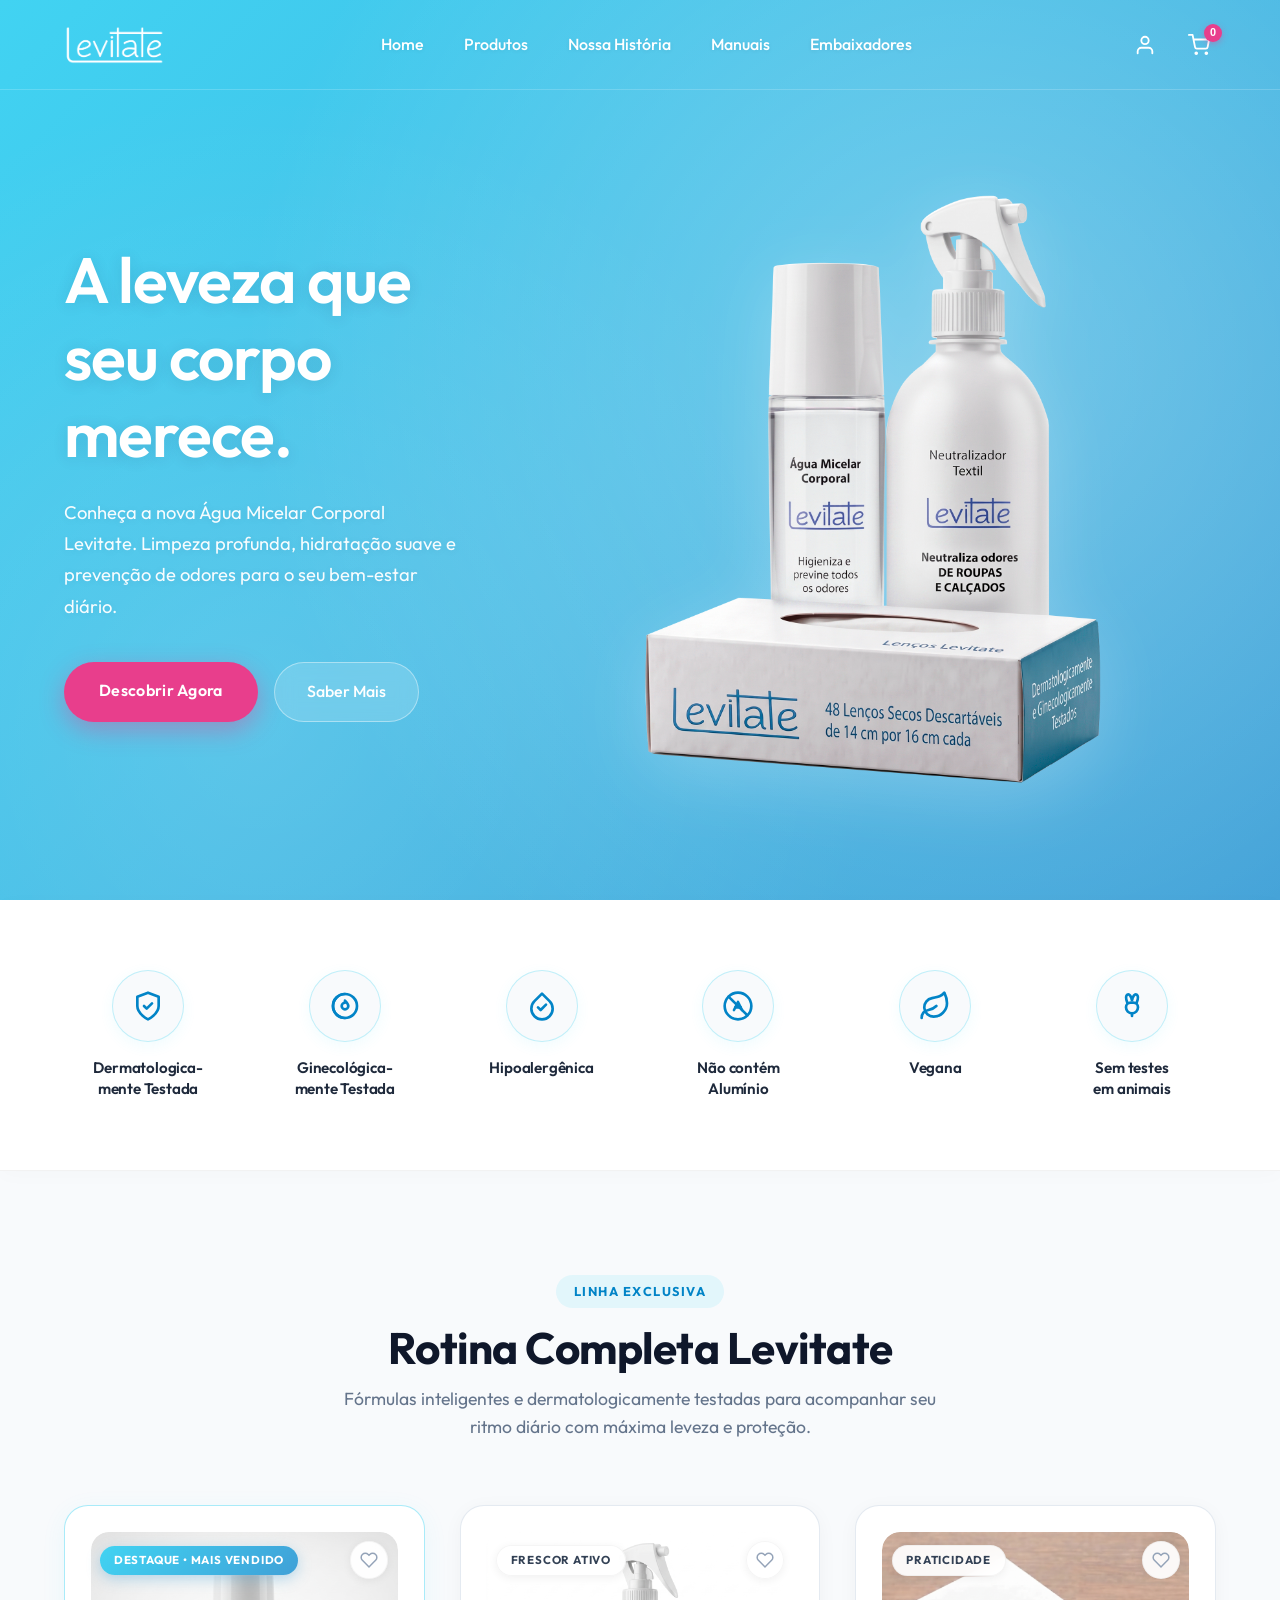
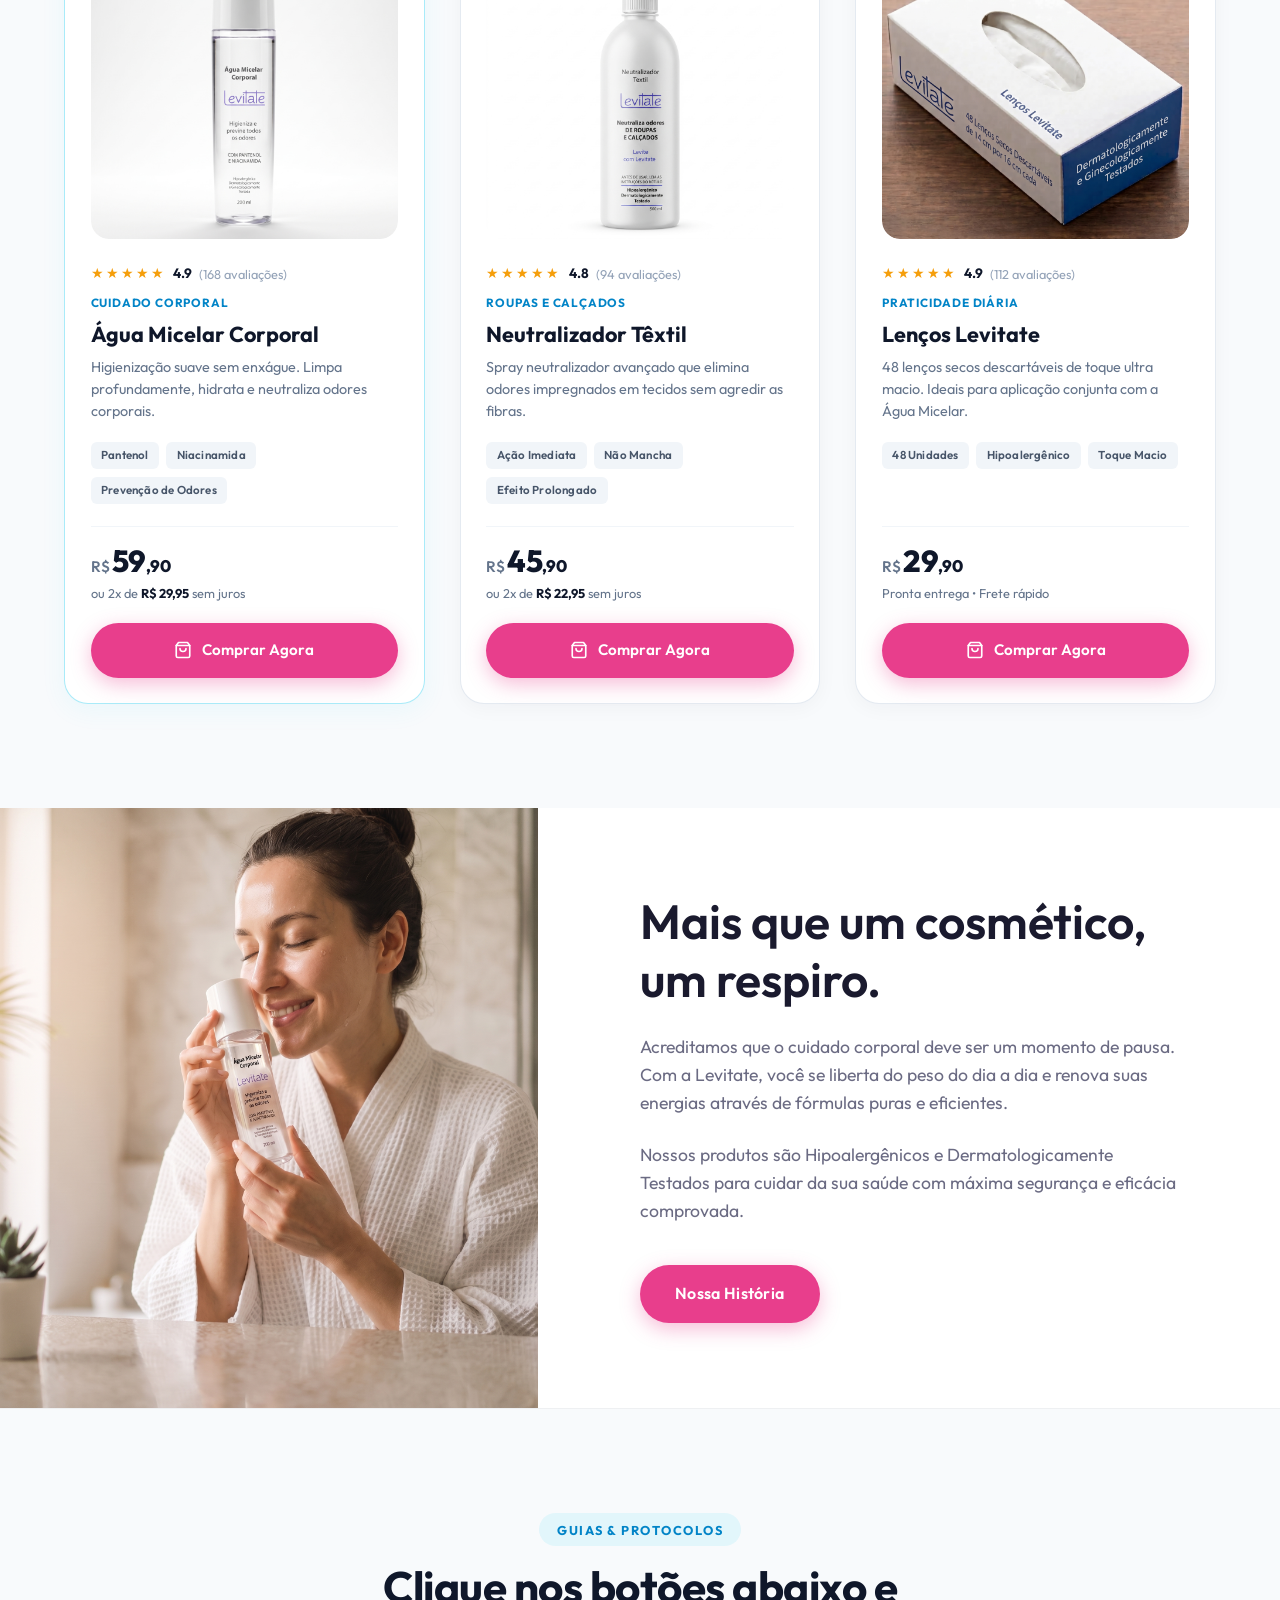
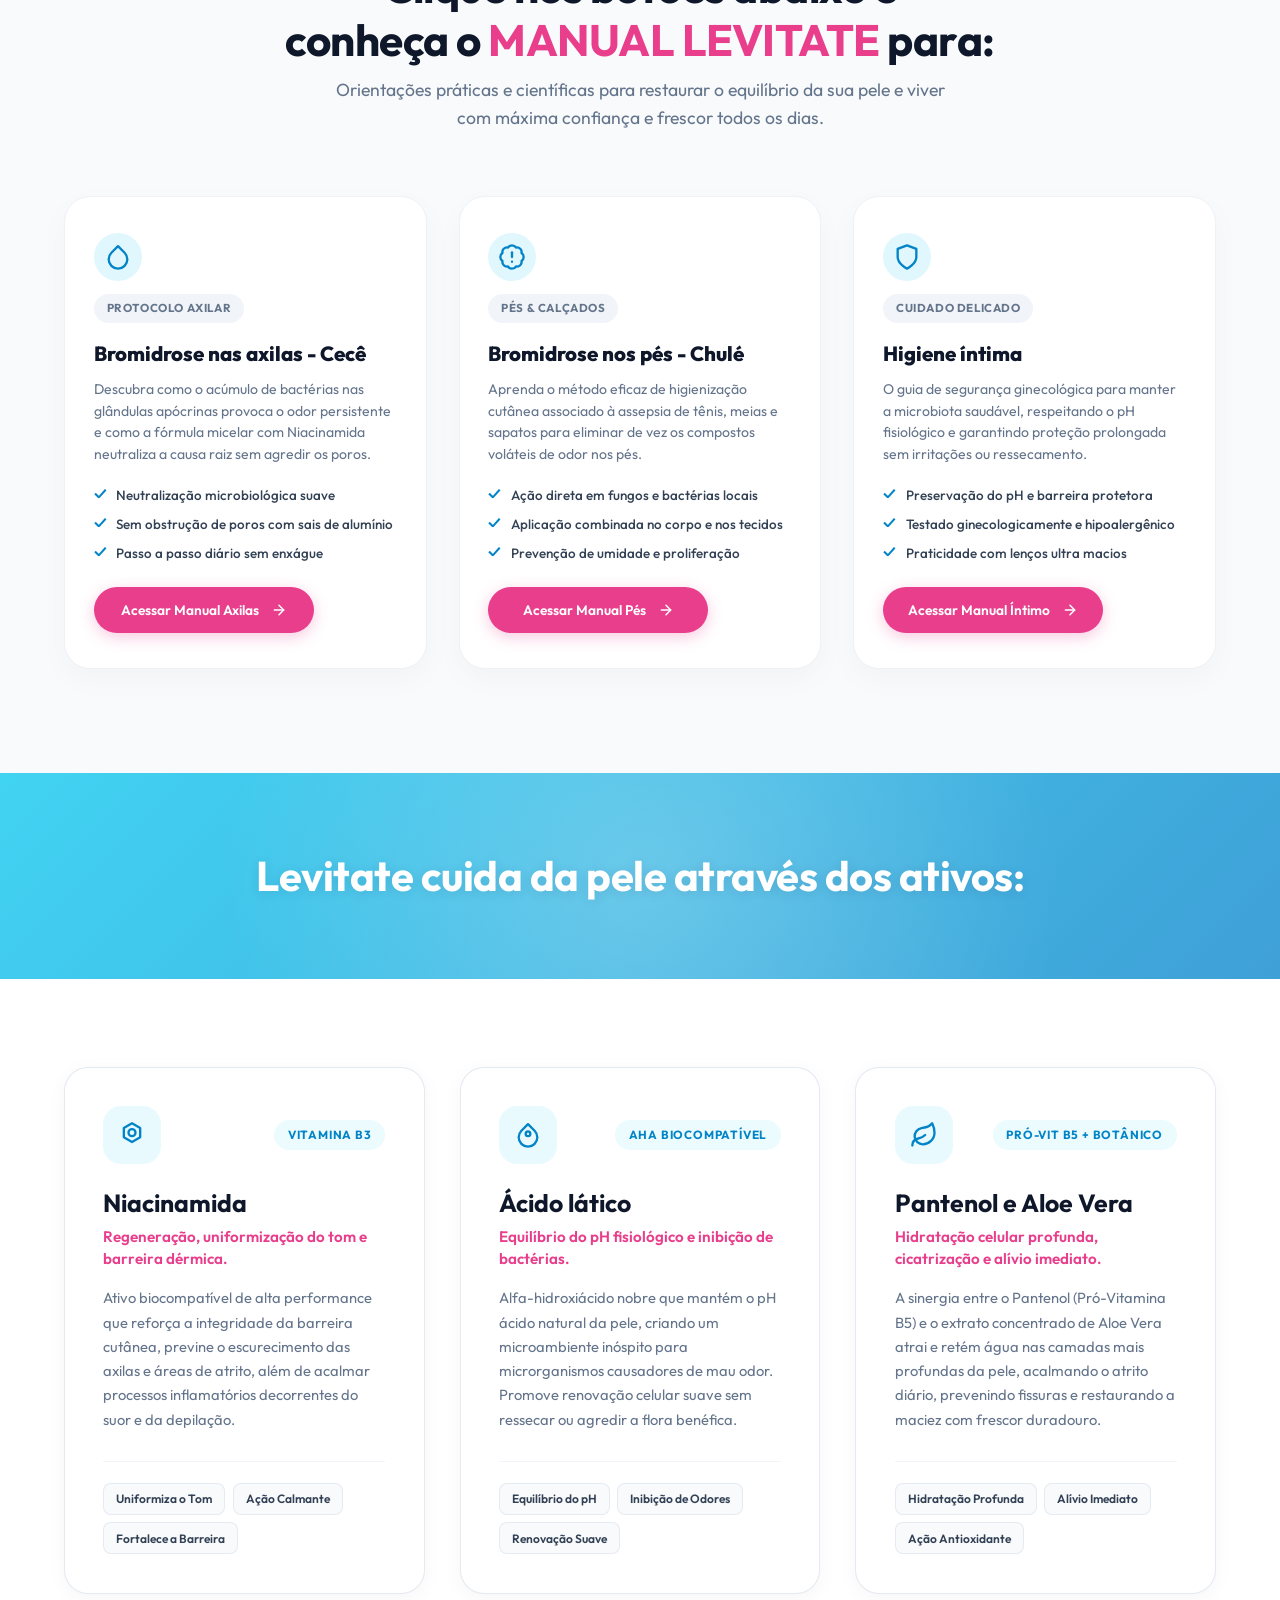
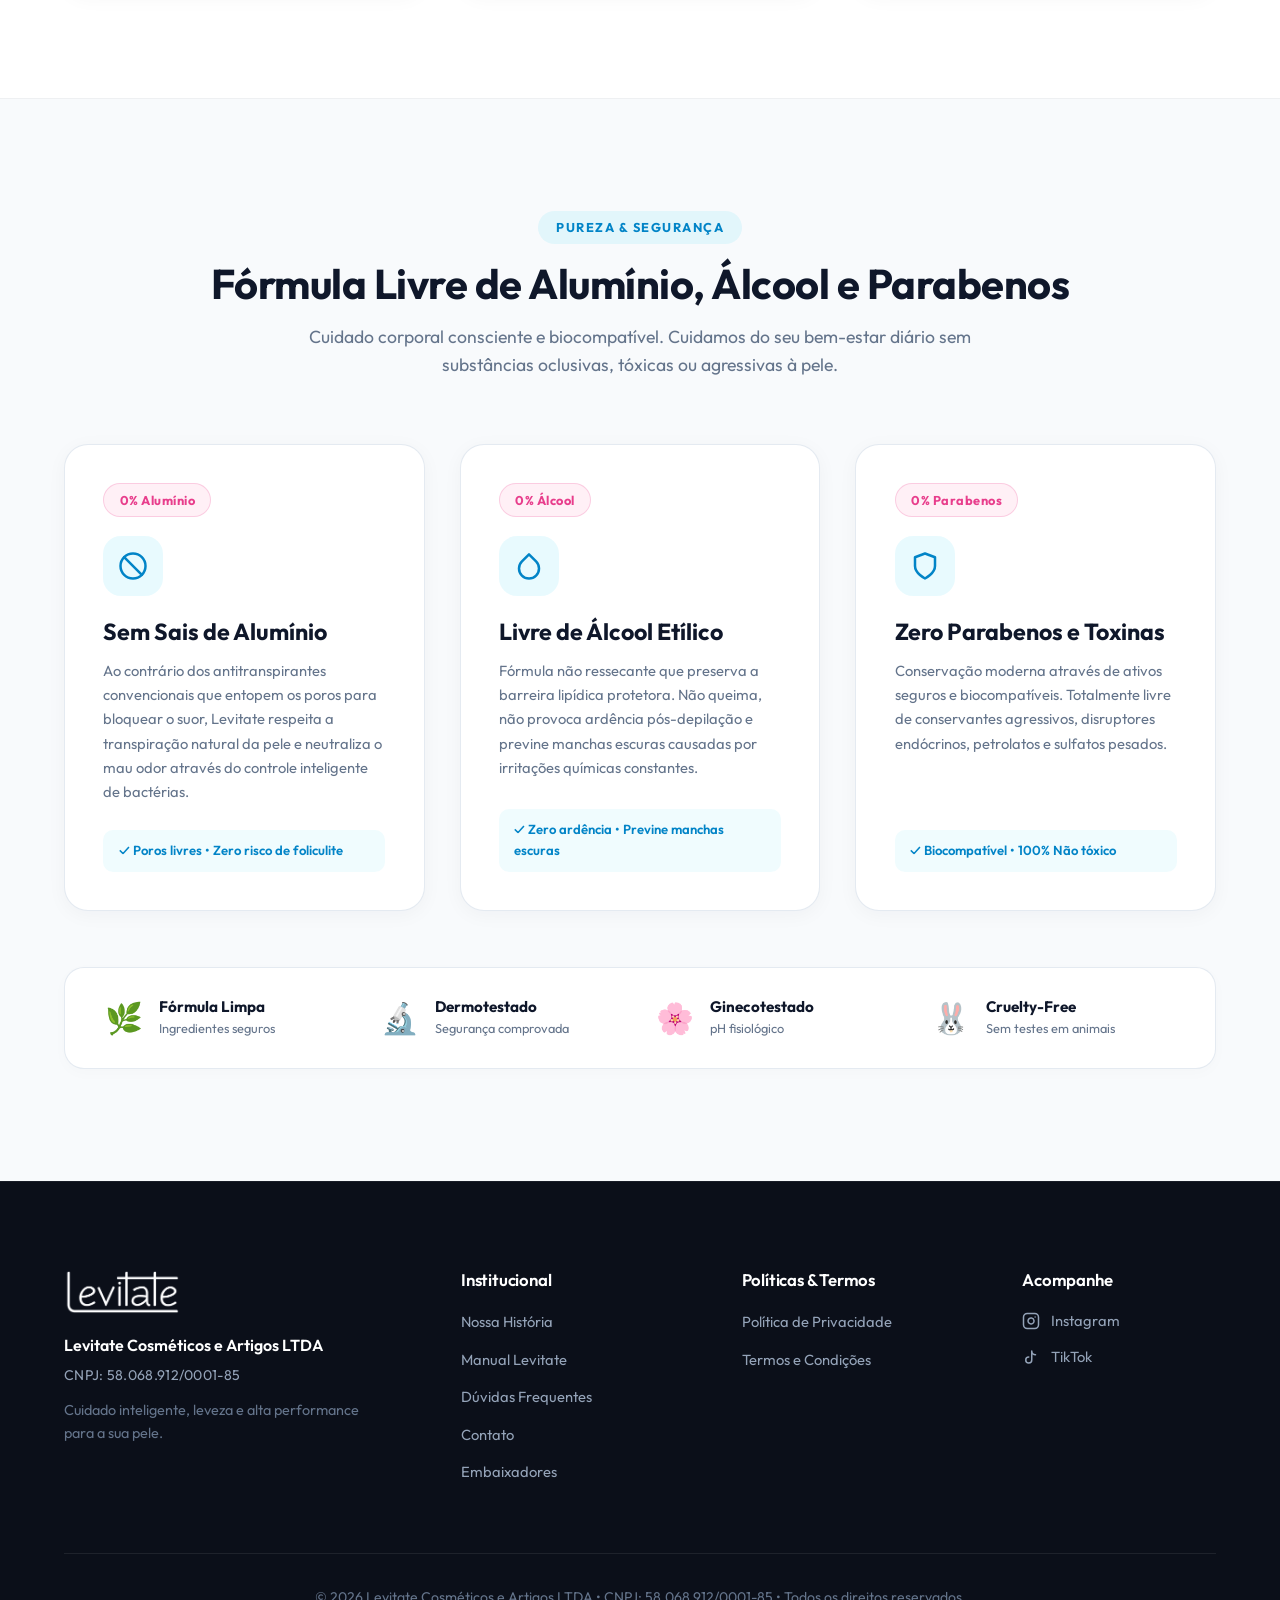
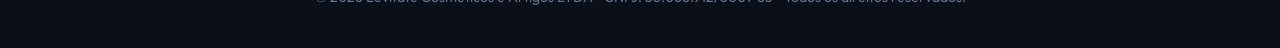
<file: index.html>
<!DOCTYPE html>
<html lang="pt-BR">
<head>
    <meta charset="UTF-8">
    <meta name="viewport" content="width=device-width, initial-scale=1.0">
    <title>Levitate - Cuidado Corporal</title>
    <meta name="description" content="Descubra a linha de cuidados corporais Levitate. Nossa Água Micelar traz frescor e leveza para sua pele.">
    <link rel="preconnect" href="https://fonts.googleapis.com">
    <link rel="preconnect" href="https://fonts.gstatic.com" crossorigin>
    <link href="https://fonts.googleapis.com/css2?family=Outfit:wght@300;400;500;600;700&display=swap" rel="stylesheet">
    <link rel="stylesheet" href="style.css?v=18">
</head>
<body>
    <!-- Navbar -->
    <nav class="navbar">
        <div class="navbar-container">
            <div class="logo">
                <a href="#home">
                    <img src="logo.png" alt="Levitate" class="logo-img">
                </a>
            </div>
            <ul class="nav-links" id="navLinks">
                <li><a href="#home">Home</a></li>
                <li><a href="#produtos">Produtos</a></li>
                <li><a href="sobre.html">Nossa História</a></li>
                <li><a href="#manuais">Manuais</a></li>
                <li><a href="embaixadores.html">Embaixadores</a></li>
                <li class="mobile-drawer-cta">
                    <a href="#produtos">Comprar Produtos</a>
                </li>
            </ul>
            <div class="nav-actions">
                <button class="btn-icon" aria-label="Minha Conta" title="Minha Conta">
                    <svg width="22" height="22" viewBox="0 0 24 24" fill="none" stroke="currentColor" stroke-width="2" stroke-linecap="round" stroke-linejoin="round">
                        <path d="M20 21v-2a4 4 0 0 0-4-4H8a4 4 0 0 0-4 4v2"></path>
                        <circle cx="12" cy="7" r="4"></circle>
                    </svg>
                </button>
                <button class="btn-icon" id="openCartBtn" aria-label="Carrinho" title="Sacola de Compras">
                    <svg width="22" height="22" viewBox="0 0 24 24" fill="none" stroke="currentColor" stroke-width="2" stroke-linecap="round" stroke-linejoin="round">
                        <circle cx="9" cy="21" r="1"></circle>
                        <circle cx="20" cy="21" r="1"></circle>
                        <path d="M1 1h4l2.68 13.39a2 2 0 0 0 2 1.61h9.72a2 2 0 0 0 2-1.61L23 6H6"></path>
                    </svg>
                    <span id="navCartCount" class="nav-cart-badge">0</span>
                </button>
                <button class="hamburger-btn" id="hamburgerBtn" aria-label="Abrir menu" aria-expanded="false">
                    <span class="hamburger-line"></span>
                    <span class="hamburger-line"></span>
                    <span class="hamburger-line"></span>
                </button>
            </div>
        </div>
        <div class="mobile-backdrop" id="mobileBackdrop"></div>
    </nav>

    <!-- Hero Section -->
    <section id="home" class="hero">
        <div class="hero-container">
            <div class="hero-content">
                <h2>A leveza que<br> seu corpo merece.</h2>
                <p>Conheça a nova Água Micelar Corporal Levitate. Limpeza profunda, hidratação suave e prevenção de odores para o seu bem-estar diário.</p>
                <div class="hero-buttons">
                    <a href="produto-agua-micelar.html" class="btn-primary">Descobrir Agora</a>
                    <a href="sobre.html" class="btn-secondary">Saber Mais</a>
                </div>
            </div>
            <div class="hero-visual">
                <img src="hero_products.png" alt="Linha de Cuidados Corporais Levitate" class="floating-product" id="hero-product-img">
            </div>
        </div>
    </section>

    <!-- Trust Seals / Certifications (Below Hero) -->
    <section class="trust-seals-section">
        <div class="trust-seals-container">
            <!-- Selo 1: Dermatologicamente Testada -->
            <div class="seal-card">
                <div class="seal-icon-wrapper">
                    <svg width="32" height="32" viewBox="0 0 24 24" fill="none" stroke="currentColor" stroke-width="2" stroke-linecap="round" stroke-linejoin="round">
                        <path d="M12 22s8-4 8-10V5l-8-3-8 3v7c0 6 8 10 8 10z"></path>
                        <path d="m9 12 2 2 4-4"></path>
                    </svg>
                </div>
                <h4>Dermatologica-<br>mente Testada</h4>
            </div>

            <!-- Selo 2: Ginecologicamente Testada -->
            <div class="seal-card">
                <div class="seal-icon-wrapper">
                    <svg width="32" height="32" viewBox="0 0 24 24" fill="none" stroke="currentColor" stroke-width="2" stroke-linecap="round" stroke-linejoin="round">
                        <circle cx="12" cy="12" r="9"></circle>
                        <path d="M12 3a9 9 0 0 0 0 18"></path>
                        <path d="M12 8c1.5 1.5 2.5 3 2.5 4s-1 2.5-2.5 2.5S9.5 13 9.5 12s1-2.5 2.5-2.5z"></path>
                    </svg>
                </div>
                <h4>Ginecológica-<br>mente Testada</h4>
            </div>

            <!-- Selo 3: Hipoalergênica -->
            <div class="seal-card">
                <div class="seal-icon-wrapper">
                    <svg width="32" height="32" viewBox="0 0 24 24" fill="none" stroke="currentColor" stroke-width="2" stroke-linecap="round" stroke-linejoin="round">
                        <path d="M12 2.69l5.66 5.66a8 8 0 1 1-11.31 0z"></path>
                        <path d="m9 13 2 2 4-4"></path>
                    </svg>
                </div>
                <h4>Hipoalergênica</h4>
            </div>

            <!-- Selo 4: Não contém Alumínio -->
            <div class="seal-card">
                <div class="seal-icon-wrapper">
                    <svg width="32" height="32" viewBox="0 0 24 24" fill="none" stroke="currentColor" stroke-width="2" stroke-linecap="round" stroke-linejoin="round">
                        <circle cx="12" cy="12" r="10"></circle>
                        <line x1="4.93" y1="4.93" x2="19.07" y2="19.07"></line>
                        <path d="M9 15l3-6 3 6"></path>
                        <path d="M10 13h4"></path>
                    </svg>
                </div>
                <h4>Não contém<br>Alumínio</h4>
            </div>

            <!-- Selo 5: Vegana -->
            <div class="seal-card">
                <div class="seal-icon-wrapper">
                    <svg width="32" height="32" viewBox="0 0 24 24" fill="none" stroke="currentColor" stroke-width="2" stroke-linecap="round" stroke-linejoin="round">
                        <path d="M11 20A7 7 0 0 1 9.8 6.1C15.5 5 17 4.48 19 2c1 2 2 4.18 2 8 0 5.5-4.78 10-10 10Z"></path>
                        <path d="M2 21c0-3 1.85-5.36 5.08-6C9.5 14.52 12 13 13 12"></path>
                    </svg>
                </div>
                <h4>Vegana</h4>
            </div>

            <!-- Selo 6: Sem testes em animais -->
            <div class="seal-card">
                <div class="seal-icon-wrapper">
                    <svg width="32" height="32" viewBox="0 0 24 24" fill="none" stroke="currentColor" stroke-width="2" stroke-linecap="round" stroke-linejoin="round">
                        <path d="M16.5 13a3.5 3.5 0 0 0-3.5-3.5h-2A3.5 3.5 0 0 0 7.5 13c0 2.5 2 4.5 4.5 4.5h0c2.5 0 4.5-2 4.5-4.5Z"></path>
                        <path d="M8.5 9.5C7.5 7 7 4.5 8.5 3.5c1.5-1 3 1.5 3.5 4"></path>
                        <path d="M15.5 9.5C16.5 7 17 4.5 15.5 3.5c-1.5-1-3 1.5-3.5 4"></path>
                        <path d="M12 17.5v2"></path>
                    </svg>
                </div>
                <h4>Sem testes<br>em animais</h4>
            </div>
        </div>
    </section>

    <!-- Products Section -->
    <section id="produtos" class="products-section">
        <div class="section-header">
            <span class="section-badge">Linha Exclusiva</span>
            <h2>Rotina Completa Levitate</h2>
            <p>Fórmulas inteligentes e dermatologicamente testadas para acompanhar seu ritmo diário com máxima leveza e proteção.</p>
        </div>
        <div class="product-grid">
            <!-- Card 1: Água Micelar Corporal -->
            <div class="product-card featured-card">
                <div class="card-top-badges">
                    <span class="card-badge featured">Destaque • Mais Vendido</span>
                    <button class="btn-wishlist" aria-label="Favoritar" onclick="this.classList.toggle('active')">
                        <svg width="18" height="18" viewBox="0 0 24 24" fill="none" stroke="currentColor" stroke-width="2"><path d="M20.84 4.61a5.5 5.5 0 0 0-7.78 0L12 5.67l-1.06-1.06a5.5 5.5 0 0 0-7.78 7.78l1.06 1.06L12 21.23l7.78-7.78 1.06-1.06a5.5 5.5 0 0 0 0-7.78z"></path></svg>
                    </button>
                </div>
                <div class="product-img-wrapper" id="img-agua-micelar">
                    <a href="produto-agua-micelar.html">
                        <img src="produto_agua_micelar.jpg" alt="Água Micelar Corporal Levitate">
                    </a>
                </div>
                <div class="product-info">
                    <div class="product-rating">
                        <div class="stars">★★★★★</div>
                        <span class="rating-score">4.9</span>
                        <span class="rating-count">(168 avaliações)</span>
                    </div>
                    <span class="category">Cuidado Corporal</span>
                    <h3><a href="produto-agua-micelar.html">Água Micelar Corporal</a></h3>
                    <p class="product-desc">Higienização suave sem enxágue. Limpa profundamente, hidrata e neutraliza odores corporais.</p>
                    <div class="product-tags">
                        <span>Pantenol</span>
                        <span>Niacinamida</span>
                        <span>Prevenção de Odores</span>
                    </div>
                    <div class="price-container">
                        <div class="price-main">
                            <span class="currency">R$</span>
                            <span class="price-value">59</span>
                            <span class="price-cents">,90</span>
                        </div>
                        <div class="installments">ou 2x de <strong>R$ 29,95</strong> sem juros</div>
                    </div>
                    <a href="produto-agua-micelar.html" class="btn-add-cart featured-btn" style="text-align: center; justify-content: center; text-decoration: none;">
                        <svg width="18" height="18" viewBox="0 0 24 24" fill="none" stroke="currentColor" stroke-width="2.2" stroke-linecap="round" stroke-linejoin="round"><path d="M6 2L3 6v14a2 2 0 0 0 2 2h14a2 2 0 0 0 2-2V6l-3-4z"></path><line x1="3" y1="6" x2="21" y2="6"></line><path d="M16 10a4 4 0 0 1-8 0"></path></svg>
                        <span>Comprar Agora</span>
                    </a>
                </div>
            </div>

            <!-- Card 2: Neutralizador Têxtil -->
            <div class="product-card">
                <div class="card-top-badges">
                    <span class="card-badge">Frescor Ativo</span>
                    <button class="btn-wishlist" aria-label="Favoritar" onclick="this.classList.toggle('active')">
                        <svg width="18" height="18" viewBox="0 0 24 24" fill="none" stroke="currentColor" stroke-width="2"><path d="M20.84 4.61a5.5 5.5 0 0 0-7.78 0L12 5.67l-1.06-1.06a5.5 5.5 0 0 0-7.78 7.78l1.06 1.06L12 21.23l7.78-7.78 1.06-1.06a5.5 5.5 0 0 0 0-7.78z"></path></svg>
                    </button>
                </div>
                <div class="product-img-wrapper" id="img-neutralizador">
                    <a href="produto-neutralizador-textil.html">
                        <img src="produto_neutralizador.jpg" alt="Neutralizador Têxtil Levitate">
                    </a>
                </div>
                <div class="product-info">
                    <div class="product-rating">
                        <div class="stars">★★★★★</div>
                        <span class="rating-score">4.8</span>
                        <span class="rating-count">(94 avaliações)</span>
                    </div>
                    <span class="category">Roupas e Calçados</span>
                    <h3><a href="produto-neutralizador-textil.html">Neutralizador Têxtil</a></h3>
                    <p class="product-desc">Spray neutralizador avançado que elimina odores impregnados em tecidos sem agredir as fibras.</p>
                    <div class="product-tags">
                        <span>Ação Imediata</span>
                        <span>Não Mancha</span>
                        <span>Efeito Prolongado</span>
                    </div>
                    <div class="price-container">
                        <div class="price-main">
                            <span class="currency">R$</span>
                            <span class="price-value">45</span>
                            <span class="price-cents">,90</span>
                        </div>
                        <div class="installments">ou 2x de <strong>R$ 22,95</strong> sem juros</div>
                    </div>
                    <a href="produto-neutralizador-textil.html" class="btn-add-cart featured-btn" style="text-align: center; justify-content: center; text-decoration: none;">
                        <svg width="18" height="18" viewBox="0 0 24 24" fill="none" stroke="currentColor" stroke-width="2.2" stroke-linecap="round" stroke-linejoin="round"><path d="M6 2L3 6v14a2 2 0 0 0 2 2h14a2 2 0 0 0 2-2V6l-3-4z"></path><line x1="3" y1="6" x2="21" y2="6"></line><path d="M16 10a4 4 0 0 1-8 0"></path></svg>
                        <span>Comprar Agora</span>
                    </a>
                </div>
            </div>

            <!-- Card 3: Lenços Levitate -->
            <div class="product-card">
                <div class="card-top-badges">
                    <span class="card-badge">Praticidade</span>
                    <button class="btn-wishlist" aria-label="Favoritar" onclick="this.classList.toggle('active')">
                        <svg width="18" height="18" viewBox="0 0 24 24" fill="none" stroke="currentColor" stroke-width="2"><path d="M20.84 4.61a5.5 5.5 0 0 0-7.78 0L12 5.67l-1.06-1.06a5.5 5.5 0 0 0-7.78 7.78l1.06 1.06L12 21.23l7.78-7.78 1.06-1.06a5.5 5.5 0 0 0 0-7.78z"></path></svg>
                    </button>
                </div>
                <div class="product-img-wrapper" id="img-lencos">
                    <a href="produto-lencos.html">
                        <img src="produto_lencos.jpg" alt="Lenços Levitate (48 unidades)">
                    </a>
                </div>
                <div class="product-info">
                    <div class="product-rating">
                        <div class="stars">★★★★★</div>
                        <span class="rating-score">4.9</span>
                        <span class="rating-count">(112 avaliações)</span>
                    </div>
                    <span class="category">Praticidade Diária</span>
                    <h3><a href="produto-lencos.html">Lenços Levitate</a></h3>
                    <p class="product-desc">48 lenços secos descartáveis de toque ultra macio. Ideais para aplicação conjunta com a Água Micelar.</p>
                    <div class="product-tags">
                        <span>48 Unidades</span>
                        <span>Hipoalergênico</span>
                        <span>Toque Macio</span>
                    </div>
                    <div class="price-container">
                        <div class="price-main">
                            <span class="currency">R$</span>
                            <span class="price-value">29</span>
                            <span class="price-cents">,90</span>
                        </div>
                        <div class="installments">Pronta entrega • Frete rápido</div>
                    </div>
                    <a href="produto-lencos.html" class="btn-add-cart featured-btn" style="text-align: center; justify-content: center; text-decoration: none;">
                        <svg width="18" height="18" viewBox="0 0 24 24" fill="none" stroke="currentColor" stroke-width="2.2" stroke-linecap="round" stroke-linejoin="round"><path d="M6 2L3 6v14a2 2 0 0 0 2 2h14a2 2 0 0 0 2-2V6l-3-4z"></path><line x1="3" y1="6" x2="21" y2="6"></line><path d="M16 10a4 4 0 0 1-8 0"></path></svg>
                        <span>Comprar Agora</span>
                    </a>
                </div>
            </div>
        </div>
    </section>

    <!-- Lifestyle Section -->
    <section id="sobre" class="lifestyle-section">
        <div class="lifestyle-image">
            <img src="lifestyle.jpg?v=brand_woman" alt="Mulher com Água Micelar Levitate">
        </div>
        <div class="lifestyle-content">
            <h2>Mais que um cosmético,<br> um respiro.</h2>
            <p>Acreditamos que o cuidado corporal deve ser um momento de pausa. Com a Levitate, você se liberta do peso do dia a dia e renova suas energias através de fórmulas puras e eficientes.</p>
            <p>Nossos produtos são Hipoalergênicos e Dermatologicamente Testados para cuidar da sua saúde com máxima segurança e eficácia comprovada.</p>
            <a href="sobre.html" class="btn-primary mt-2" style="text-decoration: none; display: inline-flex; align-items: center; justify-content: center;">Nossa História</a>
        </div>
    </section>

    <!-- Manuals Section -->
    <section id="manuais" class="manuals-section">
        <div class="manuals-container">
            <div class="section-header">
                <span class="section-badge">Guias & Protocolos</span>
                <h2>Clique nos botões abaixo e<br>conheça o <strong>MANUAL LEVITATE</strong> para:</h2>
                <p>Orientações práticas e científicas para restaurar o equilíbrio da sua pele e viver com máxima confiança e frescor todos os dias.</p>
            </div>
            
            <div class="manuals-grid">
                <!-- Manual 1: Axilas -->
                <div class="manual-card">
                    <div class="manual-card-header">
                        <div class="manual-icon-box">
                            <svg width="28" height="28" viewBox="0 0 24 24" fill="none" stroke="currentColor" stroke-width="2" stroke-linecap="round" stroke-linejoin="round"><path d="M12 2.69l5.66 5.66a8 8 0 1 1-11.31 0z"></path></svg>
                        </div>
                        <span class="manual-tag">Protocolo Axilar</span>
                    </div>
                    <h3>Bromidrose nas axilas - Cecê</h3>
                    <p class="manual-desc">Descubra como o acúmulo de bactérias nas glândulas apócrinas provoca o odor persistente e como a fórmula micelar com Niacinamida neutraliza a causa raiz sem agredir os poros.</p>
                    <ul class="manual-features">
                        <li><span class="check-icon">✓</span> Neutralização microbiológica suave</li>
                        <li><span class="check-icon">✓</span> Sem obstrução de poros com sais de alumínio</li>
                        <li><span class="check-icon">✓</span> Passo a passo diário sem enxágue</li>
                    </ul>
                    <a href="manual-axilas.html" class="btn-manual">
                        <span>Acessar Manual Axilas</span>
                        <svg width="16" height="16" viewBox="0 0 24 24" fill="none" stroke="currentColor" stroke-width="2.2" stroke-linecap="round" stroke-linejoin="round"><line x1="5" y1="12" x2="19" y2="12"></line><polyline points="12 5 19 12 12 19"></polyline></svg>
                    </a>
                </div>

                <!-- Manual 2: Pés -->
                <div class="manual-card">
                    <div class="manual-card-header">
                        <div class="manual-icon-box">
                            <svg width="28" height="28" viewBox="0 0 24 24" fill="none" stroke="currentColor" stroke-width="2" stroke-linecap="round" stroke-linejoin="round"><path d="M3.85 8.62a4 4 0 0 1 4.78-4.77 4 4 0 0 1 6.74 0 4 4 0 0 1 4.78 4.78 4 4 0 0 1 0 6.74 4 4 0 0 1-4.77 4.78 4 4 0 0 1-6.75 0 4 4 0 0 1-4.78-4.77 4 4 0 0 1 0-6.76z"></path><line x1="12" y1="8" x2="12" y2="12"></line><line x1="12" y1="16" x2="12.01" y2="16"></line></svg>
                        </div>
                        <span class="manual-tag">Pés & Calçados</span>
                    </div>
                    <h3>Bromidrose nos pés - Chulé</h3>
                    <p class="manual-desc">Aprenda o método eficaz de higienização cutânea associado à assepsia de tênis, meias e sapatos para eliminar de vez os compostos voláteis de odor nos pés.</p>
                    <ul class="manual-features">
                        <li><span class="check-icon">✓</span> Ação direta em fungos e bactérias locais</li>
                        <li><span class="check-icon">✓</span> Aplicação combinada no corpo e nos tecidos</li>
                        <li><span class="check-icon">✓</span> Prevenção de umidade e proliferação</li>
                    </ul>
                    <a href="manual-pes.html" class="btn-manual">
                        <span>Acessar Manual Pés</span>
                        <svg width="16" height="16" viewBox="0 0 24 24" fill="none" stroke="currentColor" stroke-width="2.2" stroke-linecap="round" stroke-linejoin="round"><line x1="5" y1="12" x2="19" y2="12"></line><polyline points="12 5 19 12 12 19"></polyline></svg>
                    </a>
                </div>

                <!-- Manual 3: Íntima -->
                <div class="manual-card">
                    <div class="manual-card-header">
                        <div class="manual-icon-box">
                            <svg width="28" height="28" viewBox="0 0 24 24" fill="none" stroke="currentColor" stroke-width="2" stroke-linecap="round" stroke-linejoin="round"><path d="M12 22s8-4 8-10V5l-8-3-8 3v7c0 6 8 10 8 10z"></path></svg>
                        </div>
                        <span class="manual-tag">Cuidado Delicado</span>
                    </div>
                    <h3>Higiene íntima</h3>
                    <p class="manual-desc">O guia de segurança ginecológica para manter a microbiota saudável, respeitando o pH fisiológico e garantindo proteção prolongada sem irritações ou ressecamento.</p>
                    <ul class="manual-features">
                        <li><span class="check-icon">✓</span> Preservação do pH e barreira protetora</li>
                        <li><span class="check-icon">✓</span> Testado ginecologicamente e hipoalergênico</li>
                        <li><span class="check-icon">✓</span> Praticidade com lenços ultra macios</li>
                    </ul>
                    <a href="manual-intima.html" class="btn-manual">
                        <span>Acessar Manual Íntimo</span>
                        <svg width="16" height="16" viewBox="0 0 24 24" fill="none" stroke="currentColor" stroke-width="2.2" stroke-linecap="round" stroke-linejoin="round"><line x1="5" y1="12" x2="19" y2="12"></line><polyline points="12 5 19 12 12 19"></polyline></svg>
                    </a>
                </div>
            </div>
        </div>
    </section>

    <!-- Actives Banner (Blue CTA) -->
    <section class="actives-banner">
        <div class="actives-banner-container">
            <h2>Levitate cuida da pele através dos ativos:</h2>
        </div>
    </section>

    <!-- Actives Cards Section (White Area) -->
    <section class="actives-section">
        <div class="actives-container">
            <div class="actives-grid">
                <!-- Ativo 1: Niacinamida -->
                <div class="active-card">
                    <div class="active-card-top">
                        <div class="active-icon-box">
                            <svg width="28" height="28" viewBox="0 0 24 24" fill="none" stroke="currentColor" stroke-width="2" stroke-linecap="round" stroke-linejoin="round">
                                <polygon points="12 2 19 6 19 14 12 18 5 14 5 6 12 2"></polygon>
                                <circle cx="12" cy="10" r="3"></circle>
                            </svg>
                        </div>
                        <span class="active-badge">Vitamina B3</span>
                    </div>
                    <h3>Niacinamida</h3>
                    <p class="active-role">Regeneração, uniformização do tom e barreira dérmica.</p>
                    <p class="active-desc">Ativo biocompatível de alta performance que reforça a integridade da barreira cutânea, previne o escurecimento das axilas e áreas de atrito, além de acalmar processos inflamatórios decorrentes do suor e da depilação.</p>
                    <div class="active-benefits-tags">
                        <span>Uniformiza o Tom</span>
                        <span>Ação Calmante</span>
                        <span>Fortalece a Barreira</span>
                    </div>
                </div>

                <!-- Ativo 2: Ácido Lático -->
                <div class="active-card">
                    <div class="active-card-top">
                        <div class="active-icon-box">
                            <svg width="28" height="28" viewBox="0 0 24 24" fill="none" stroke="currentColor" stroke-width="2" stroke-linecap="round" stroke-linejoin="round">
                                <path d="M12 2.69l5.66 5.66a8 8 0 1 1-11.31 0z"></path>
                                <path d="M12 13a2 2 0 1 0 0-4 2 2 0 0 0 0 4z"></path>
                            </svg>
                        </div>
                        <span class="active-badge">AHA Biocompatível</span>
                    </div>
                    <h3>Ácido lático</h3>
                    <p class="active-role">Equilíbrio do pH fisiológico e inibição de bactérias.</p>
                    <p class="active-desc">Alfa-hidroxiácido nobre que mantém o pH ácido natural da pele, criando um microambiente inóspito para microrganismos causadores de mau odor. Promove renovação celular suave sem ressecar ou agredir a flora benéfica.</p>
                    <div class="active-benefits-tags">
                        <span>Equilíbrio do pH</span>
                        <span>Inibição de Odores</span>
                        <span>Renovação Suave</span>
                    </div>
                </div>

                <!-- Ativo 3: Pantenol e Aloe Vera -->
                <div class="active-card">
                    <div class="active-card-top">
                        <div class="active-icon-box">
                            <svg width="28" height="28" viewBox="0 0 24 24" fill="none" stroke="currentColor" stroke-width="2" stroke-linecap="round" stroke-linejoin="round">
                                <path d="M11 20A7 7 0 0 1 9.8 6.1C15.5 5 17 4.48 19 2c1 2 2 4.18 2 8 0 5.5-4.78 10-10 10Z"></path>
                                <path d="M2 21c0-3 1.85-5.36 5.08-6C9.5 14.52 12 13 13 12"></path>
                            </svg>
                        </div>
                        <span class="active-badge">Pró-Vit B5 + Botânico</span>
                    </div>
                    <h3>Pantenol e Aloe Vera</h3>
                    <p class="active-role">Hidratação celular profunda, cicatrização e alívio imediato.</p>
                    <p class="active-desc">A sinergia entre o Pantenol (Pró-Vitamina B5) e o extrato concentrado de Aloe Vera atrai e retém água nas camadas mais profundas da pele, acalmando o atrito diário, prevenindo fissuras e restaurando a maciez com frescor duradouro.</p>
                    <div class="active-benefits-tags">
                        <span>Hidratação Profunda</span>
                        <span>Alívio Imediato</span>
                        <span>Ação Antioxidante</span>
                    </div>
                </div>
            </div>
        </div>
    </section>

    <!-- Clean Formula Section (Free of Aluminum, Alcohol, Parabens) -->
    <section class="clean-formula-section">
        <div class="clean-formula-container">
            <div class="clean-formula-header">
                <span class="section-badge">Pureza & Segurança</span>
                <h2>Fórmula Livre de Alumínio, Álcool e Parabenos</h2>
                <p>Cuidado corporal consciente e biocompatível. Cuidamos do seu bem-estar diário sem substâncias oclusivas, tóxicas ou agressivas à pele.</p>
            </div>

            <div class="clean-formula-grid">
                <!-- 01: Sem Alumínio -->
                <div class="clean-card">
                    <div class="clean-pill-badge">0% Alumínio</div>
                    <div class="clean-icon-circle">
                        <svg width="30" height="30" viewBox="0 0 24 24" fill="none" stroke="currentColor" stroke-width="2" stroke-linecap="round" stroke-linejoin="round">
                            <circle cx="12" cy="12" r="10"></circle>
                            <line x1="4.93" y1="4.93" x2="19.07" y2="19.07"></line>
                        </svg>
                    </div>
                    <h3>Sem Sais de Alumínio</h3>
                    <p>Ao contrário dos antitranspirantes convencionais que entopem os poros para bloquear o suor, Levitate respeita a transpiração natural da pele e neutraliza o mau odor através do controle inteligente de bactérias.</p>
                    <span class="clean-benefit">✓ Poros livres • Zero risco de foliculite</span>
                </div>

                <!-- 02: Sem Álcool -->
                <div class="clean-card">
                    <div class="clean-pill-badge">0% Álcool</div>
                    <div class="clean-icon-circle">
                        <svg width="30" height="30" viewBox="0 0 24 24" fill="none" stroke="currentColor" stroke-width="2" stroke-linecap="round" stroke-linejoin="round">
                            <path d="M12 2.69l5.66 5.66a8 8 0 1 1-11.31 0z"></path>
                        </svg>
                    </div>
                    <h3>Livre de Álcool Etílico</h3>
                    <p>Fórmula não ressecante que preserva a barreira lipídica protetora. Não queima, não provoca ardência pós-depilação e previne manchas escuras causadas por irritações químicas constantes.</p>
                    <span class="clean-benefit">✓ Zero ardência • Previne manchas escuras</span>
                </div>

                <!-- 03: Sem Parabenos -->
                <div class="clean-card">
                    <div class="clean-pill-badge">0% Parabenos</div>
                    <div class="clean-icon-circle">
                        <svg width="30" height="30" viewBox="0 0 24 24" fill="none" stroke="currentColor" stroke-width="2" stroke-linecap="round" stroke-linejoin="round">
                            <path d="M12 22s8-4 8-10V5l-8-3-8 3v7c0 6 8 10 8 10z"></path>
                        </svg>
                    </div>
                    <h3>Zero Parabenos e Toxinas</h3>
                    <p>Conservação moderna através de ativos seguros e biocompatíveis. Totalmente livre de conservantes agressivos, disruptores endócrinos, petrolatos e sulfatos pesados.</p>
                    <span class="clean-benefit">✓ Biocompatível • 100% Não tóxico</span>
                </div>
            </div>

            <!-- Trust Seals Bar -->
            <div class="trust-seals-bar">
                <div class="seal-item">
                    <span class="seal-icon">🌿</span>
                    <div class="seal-text">
                        <strong>Fórmula Limpa</strong>
                        <span>Ingredientes seguros</span>
                    </div>
                </div>
                <div class="seal-item">
                    <span class="seal-icon">🔬</span>
                    <div class="seal-text">
                        <strong>Dermotestado</strong>
                        <span>Segurança comprovada</span>
                    </div>
                </div>
                <div class="seal-item">
                    <span class="seal-icon">🌸</span>
                    <div class="seal-text">
                        <strong>Ginecotestado</strong>
                        <span>pH fisiológico</span>
                    </div>
                </div>
                <div class="seal-item">
                    <span class="seal-icon">🐰</span>
                    <div class="seal-text">
                        <strong>Cruelty-Free</strong>
                        <span>Sem testes em animais</span>
                    </div>
                </div>
            </div>
        </div>
    </section>

    <!-- Footer -->
    <footer class="footer">
        <div class="footer-content">
            <div class="brand">
                <a href="#home">
                    <img src="logo.png" alt="Levitate" class="logo-img footer-logo">
                </a>
                <p class="company-name">Levitate Cosméticos e Artigos LTDA</p>
                <p class="company-cnpj">CNPJ: 58.068.912/0001-85</p>
                <p class="brand-tagline">Cuidado inteligente, leveza e alta performance para a sua pele.</p>
            </div>
            <div class="links">
                <h4>Institucional</h4>
                <ul>
                    <li><a href="sobre.html">Nossa História</a></li>
                    <li><a href="#manuais">Manual Levitate</a></li>
                    <li><a href="#faq">Dúvidas Frequentes</a></li>
                    <li><a href="#contato">Contato</a></li>
                    <li><a href="embaixadores.html">Embaixadores</a></li>
                </ul>
            </div>
            <div class="links">
                <h4>Políticas & Termos</h4>
                <ul>
                    <li><a href="#privacidade">Política de Privacidade</a></li>
                    <li><a href="#termos">Termos e Condições</a></li>
                </ul>
            </div>
            <div class="socials">
                <h4>Acompanhe</h4>
                <div class="social-icons">
                    <a href="https://instagram.com" target="_blank" rel="noopener">
                        <svg width="18" height="18" viewBox="0 0 24 24" fill="none" stroke="currentColor" stroke-width="2" stroke-linecap="round" stroke-linejoin="round"><rect x="2" y="2" width="20" height="20" rx="5" ry="5"></rect><path d="M16 11.37A4 4 0 1 1 12.63 8 4 4 0 0 1 16 11.37z"></path><line x1="17.5" y1="6.5" x2="17.51" y2="6.5"></line></svg>
                        <span>Instagram</span>
                    </a>
                    <a href="https://tiktok.com" target="_blank" rel="noopener">
                        <svg width="18" height="18" viewBox="0 0 24 24" fill="none" stroke="currentColor" stroke-width="2" stroke-linecap="round" stroke-linejoin="round"><path d="M9 12a4 4 0 1 0 4 4V4a5 5 0 0 0 5 5"></path></svg>
                        <span>TikTok</span>
                    </a>
                </div>
            </div>
        </div>
        <div class="footer-bottom">
            <div class="footer-bottom-container">
                <p>&copy; 2026 Levitate Cosméticos e Artigos LTDA • CNPJ: 58.068.912/0001-85 • Todos os direitos reservados.</p>
            </div>
        </div>
    </footer>
    
    <!-- Mini-Cart Side Drawer (Sacola) -->
    <div class="cart-drawer-overlay" id="cartOverlay"></div>
    <aside class="cart-drawer" id="cartDrawer" aria-label="Sua Sacola de Compras">
        <div class="cart-drawer-header">
            <h3>
                <span>Sua Sacola</span>
                <span class="cart-badge-count" id="drawerCartCount">0</span>
            </h3>
            <button class="btn-close-cart" id="btnCloseCart" aria-label="Fechar sacola">
                <svg width="22" height="22" viewBox="0 0 24 24" fill="none" stroke="currentColor" stroke-width="2.5"><line x1="18" y1="6" x2="6" y2="18"></line><line x1="6" y1="6" x2="18" y2="18"></line></svg>
            </button>
        </div>

        <!-- Barra de Frete Grátis -->
        <div class="cart-free-shipping-bar">
            <span id="shippingBarText">Faltam R$ 99,00 para você ganhar <strong>Frete Grátis</strong>!</span>
            <div class="shipping-bar-track">
                <div class="shipping-bar-progress" id="shippingProgress" style="width: 0%;"></div>
            </div>
        </div>

        <!-- Itens da sacola -->
        <div class="cart-drawer-body" id="cartItemsList">
            <!-- Renderizado dinamicamente via JS -->
        </div>

        <!-- Rodapé da sacola -->
        <div class="cart-drawer-footer">
            <div class="cart-summary-subtotal">
                <span>Subtotal:</span>
                <span id="cartSubtotalValue">R$ 0,00</span>
            </div>
            <button class="btn-checkout-cart" id="btnCheckout" onclick="window.location.href='checkout.html'">
                <span>Finalizar Compra</span>
                <svg width="18" height="18" viewBox="0 0 24 24" fill="none" stroke="currentColor" stroke-width="2.5"><line x1="5" y1="12" x2="19" y2="12"></line><polyline points="12 5 19 12 12 19"></polyline></svg>
            </button>
            <button class="btn-keep-shopping" id="btnKeepShopping">Continuar Comprando</button>
        </div>
    </aside>

    <script src="nav.js"></script>
    <script src="cart.js"></script>
    <script src="js/auth.js"></script>
</body>
</html>
</file>
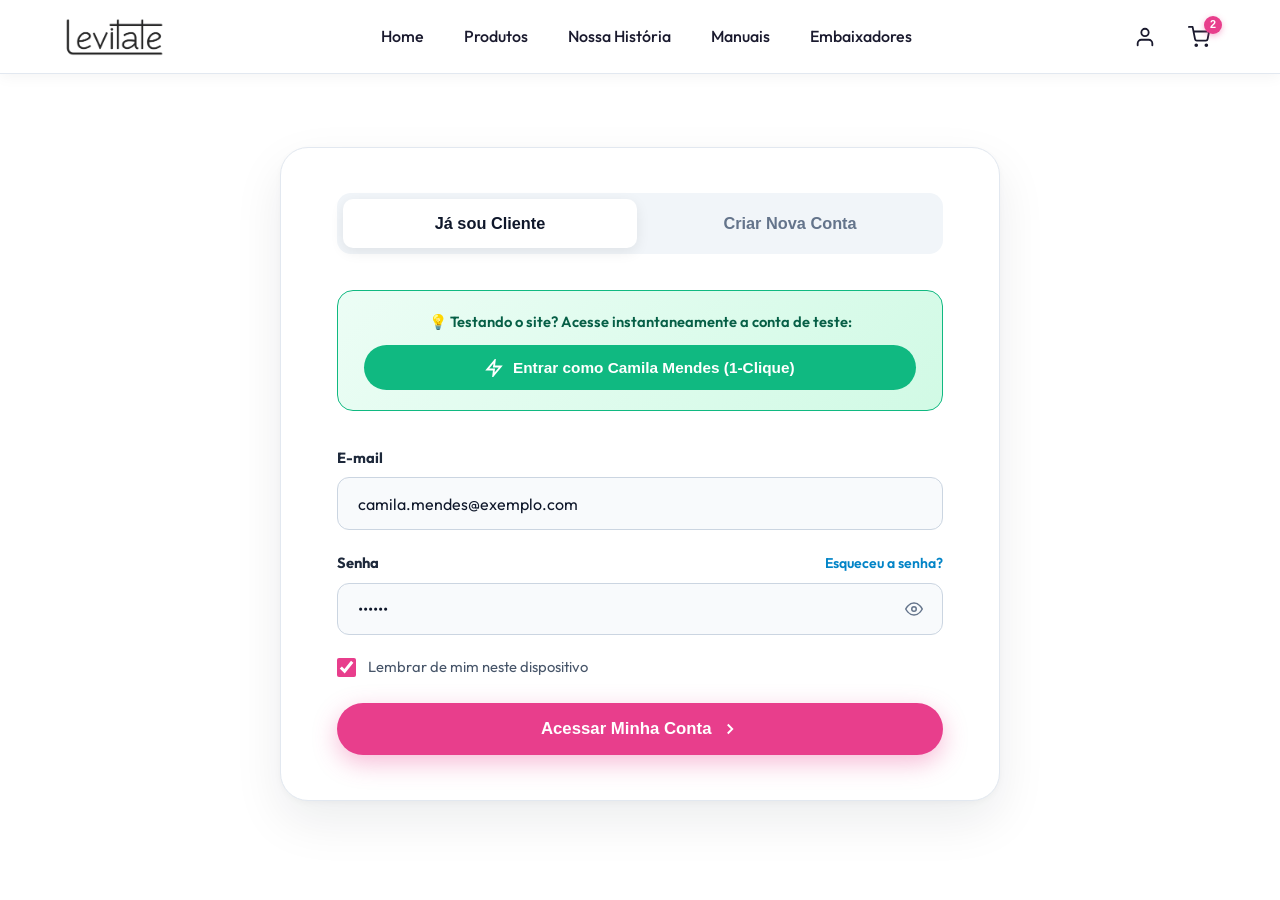
<file: conta.html>
<!DOCTYPE html>
<html lang="pt-BR">
<head>
    <meta charset="UTF-8">
    <meta name="viewport" content="width=device-width, initial-scale=1.0">
    <title>Minha Conta • Levitate | Pedidos, Rastreamento e Perfil</title>
    <meta name="description" content="Acesse sua conta Levitate. Acompanhe seus pedidos em tempo real, gerencie seus endereços, dados cadastrais e aproveite benefícios exclusivos do Levitate Club.">
    <link rel="preconnect" href="https://fonts.googleapis.com">
    <link rel="preconnect" href="https://fonts.gstatic.com" crossorigin>
    <link href="https://fonts.googleapis.com/css2?family=Outfit:wght@300;400;500;600;700;800;900&display=swap" rel="stylesheet">
    <link rel="stylesheet" href="css/style.css?v=30">
</head>
<body class="manual-page-body">

    <!-- Navbar -->
    <nav class="navbar scrolled always-scrolled" id="navbar">
        <div class="navbar-container">
            <div class="logo">
                <a href="index.html#home">
                    <img src="assets/images/logo.png" alt="Levitate" class="logo-img">
                </a>
            </div>
            <ul class="nav-links" id="navLinks">
                <li><a href="index.html#home">Home</a></li>
                <li><a href="index.html#produtos">Produtos</a></li>
                <li><a href="sobre.html">Nossa História</a></li>
                <li><a href="index.html#manuais">Manuais</a></li>
                <li><a href="embaixadores.html">Embaixadores</a></li>
                <li class="mobile-drawer-cta">
                    <a href="index.html#produtos">Comprar Produtos</a>
                </li>
            </ul>
            <div class="nav-actions">
                <button class="btn-icon" id="openAccountBtn" aria-label="Minha Conta" title="Minha Conta">
                    <svg width="22" height="22" viewBox="0 0 24 24" fill="none" stroke="currentColor" stroke-width="2" stroke-linecap="round" stroke-linejoin="round">
                        <path d="M20 21v-2a4 4 0 0 0-4-4H8a4 4 0 0 0-4 4v2"></path>
                        <circle cx="12" cy="7" r="4"></circle>
                    </svg>
                </button>
                <button class="btn-icon" id="openCartBtn" aria-label="Carrinho" title="Sacola de Compras">
                    <svg width="22" height="22" viewBox="0 0 24 24" fill="none" stroke="currentColor" stroke-width="2" stroke-linecap="round" stroke-linejoin="round">
                        <circle cx="9" cy="21" r="1"></circle>
                        <circle cx="20" cy="21" r="1"></circle>
                        <path d="M1 1h4l2.68 13.39a2 2 0 0 0 2 1.61h9.72a2 2 0 0 0 2-1.61L23 6H6"></path>
                    </svg>
                    <span id="navCartCount" class="nav-cart-badge">0</span>
                </button>
                <button class="hamburger-btn" id="hamburgerBtn" aria-label="Abrir menu" aria-expanded="false">
                    <span class="hamburger-line"></span>
                    <span class="hamburger-line"></span>
                    <span class="hamburger-line"></span>
                </button>
            </div>
        </div>
        <div class="mobile-backdrop" id="mobileBackdrop"></div>
    </nav>

    <!-- MAIN SECTION: LOGGED OUT (AUTH FORMS - FULLSCREEN CENTERED WITH BRAND GRADIENT) -->
    <main class="auth-wrapper" id="authSection">
        <div class="auth-card">
            <!-- Segmented Tabs -->
            <div class="auth-tabs">
                <button type="button" class="auth-tab-btn active" id="tabBtnLogin">Já sou Cliente</button>
                <button type="button" class="auth-tab-btn" id="tabBtnRegister">Criar Nova Conta</button>
            </div>

            <!-- 1-Click Demo Login Shortcut -->
            <div class="auth-demo-shortcut">
                <p>💡 Testando o site? Acesse instantaneamente a conta de teste:</p>
                <button type="button" class="btn-demo-quick" id="btnQuickDemo">
                    <svg width="18" height="18" viewBox="0 0 24 24" fill="none" stroke="currentColor" stroke-width="2.5"><polygon points="13 2 3 14 12 14 11 22 21 10 12 10 13 2"></polygon></svg>
                    <span>Entrar como Camila Mendes (1-Clique)</span>
                </button>
            </div>

            <!-- FORM: LOGIN -->
            <form id="formLogin" novalidate>
                <div class="auth-form-group">
                    <label for="loginEmail">E-mail</label>
                    <input type="email" id="loginEmail" class="auth-input" placeholder="seuemail@exemplo.com" value="camila.mendes@exemplo.com" required>
                </div>

                <div class="auth-form-group">
                    <label for="loginPassword">
                        <span>Senha</span>
                        <a href="#recuperar" id="linkForgotPassword">Esqueceu a senha?</a>
                    </label>
                    <div class="auth-input-wrap">
                        <input type="password" id="loginPassword" class="auth-input" placeholder="••••••••" value="123456" required>
                        <button type="button" class="auth-pwd-toggle" id="toggleLoginPwd" aria-label="Mostrar senha">
                            <svg width="18" height="18" viewBox="0 0 24 24" fill="none" stroke="currentColor" stroke-width="2"><path d="M1 12s4-8 11-8 11 8 11 8-4 8-11 8-11-8-11-8z"></path><circle cx="12" cy="12" r="3"></circle></svg>
                        </button>
                    </div>
                </div>

                <div class="auth-checkbox">
                    <input type="checkbox" id="rememberMe" checked>
                    <label for="rememberMe">Lembrar de mim neste dispositivo</label>
                </div>

                <button type="submit" class="btn-auth-submit" id="btnSubmitLogin">
                    <span>Acessar Minha Conta</span>
                    <svg width="18" height="18" viewBox="0 0 24 24" fill="none" stroke="currentColor" stroke-width="2.5"><polyline points="9 18 15 12 9 6"></polyline></svg>
                </button>
            </form>

            <!-- FORM: CADASTRO -->
            <form id="formRegister" style="display: none;" novalidate>
                <div class="auth-grid-2">
                    <div class="auth-form-group auth-col-full">
                        <label for="regName">Nome Completo *</label>
                        <input type="text" id="regName" class="auth-input" placeholder="Ex: Camila Mendes" required>
                    </div>

                    <div class="auth-form-group">
                        <label for="regEmail">E-mail *</label>
                        <input type="email" id="regEmail" class="auth-input" placeholder="seuemail@exemplo.com" required>
                    </div>

                    <div class="auth-form-group">
                        <label for="regPhone">WhatsApp / Celular com DDD *</label>
                        <input type="tel" id="regPhone" class="auth-input" placeholder="(11) 98765-4321" required>
                    </div>

                    <div class="auth-form-group">
                        <label for="regCpf">CPF (para emissão da Nota Fiscal) *</label>
                        <input type="text" id="regCpf" class="auth-input" placeholder="000.000.000-00" required>
                    </div>

                    <div class="auth-form-group">
                        <label for="regPassword">Criar Senha *</label>
                        <div class="auth-input-wrap">
                            <input type="password" id="regPassword" class="auth-input" placeholder="Mínimo 6 caracteres" required>
                        </div>
                    </div>

                    <div class="auth-checkbox auth-col-full">
                        <input type="checkbox" id="regTerms" required checked>
                        <label for="regTerms">Li e concordo com a <a href="index.html#privacidade" style="color: #0284C7; font-weight: 600;">Política de Privacidade</a> e os <a href="index.html#termos" style="color: #0284C7; font-weight: 600;">Termos e Condições</a>.</label>
                    </div>

                    <button type="submit" class="btn-auth-submit auth-col-full" id="btnSubmitRegister">
                        <span>Cadastrar e Ganhar 100 Pontos</span>
                        <svg width="18" height="18" viewBox="0 0 24 24" fill="none" stroke="currentColor" stroke-width="2.5"><polyline points="9 18 15 12 9 6"></polyline></svg>
                    </button>
                </div>
            </form>
        </div>
    </main>

    <!-- DASHBOARD HEADER: LOGGED IN USER GREETING BANNER -->
    <header class="account-hero dashboard-hero" id="dashboardHero" style="display: none;">
        <div class="account-hero-container">
            <span class="account-hero-badge">
                <svg width="16" height="16" viewBox="0 0 24 24" fill="none" stroke="currentColor" stroke-width="2.5"><path d="M20 21v-2a4 4 0 0 0-4-4H8a4 4 0 0 0-4 4v2"></path><circle cx="12" cy="7" r="4"></circle></svg>
                Área do Cliente • Levitate
            </span>
            <div id="heroLoggedIn" class="account-user-card">
                <div class="account-user-info">
                    <div class="account-avatar" id="userAvatarText">CM</div>
                    <div class="account-user-details">
                        <h2 id="userNameGreeting">Olá, Camila Mendes!</h2>
                        <div class="user-badges">
                            <span class="account-badge-pill vip">⭐ Membro VIP</span>
                            <span class="account-badge-pill" id="userPointsBadge">🎁 150 Pontos Club</span>
                            <span class="account-badge-pill" id="userMemberSince">Membro desde 2026</span>
                        </div>
                    </div>
                </div>
                <div class="account-user-actions">
                    <button class="btn-logout" id="btnLogoutHeader">
                        <svg width="18" height="18" viewBox="0 0 24 24" fill="none" stroke="currentColor" stroke-width="2"><path d="M9 21H5a2 2 0 0 1-2-2V5a2 2 0 0 1 2-2h4"></path><polyline points="16 17 21 12 16 7"></polyline><line x1="21" y1="12" x2="9" y2="12"></line></svg>
                        <span>Sair da Conta</span>
                    </button>
                </div>
            </div>
        </div>
    </header>

    <!-- MAIN SECTION: LOGGED IN (CUSTOMER DASHBOARD) -->
    <main class="dashboard-container" id="dashboardSection" style="display: none;">
        <div class="dashboard-layout">
            
            <!-- Sidebar Navigation -->
            <aside class="dashboard-sidebar">
                <ul class="dashboard-nav-list">
                    <li class="dashboard-nav-item">
                        <button type="button" class="active" data-target="panelOrders">
                            <span class="nav-item-left">
                                <svg width="20" height="20" viewBox="0 0 24 24" fill="none" stroke="currentColor" stroke-width="2"><path d="M6 2L3 6v14a2 2 0 0 0 2 2h14a2 2 0 0 0 2-2V6l-3-4z"></path><line x1="3" y1="6" x2="21" y2="6"></line><path d="M16 10a4 4 0 0 1-8 0"></path></svg>
                                <span>Meus Pedidos</span>
                            </span>
                            <span class="dashboard-nav-badge" id="ordersCountBadge">2</span>
                        </button>
                    </li>
                    <li class="dashboard-nav-item">
                        <button type="button" data-target="panelAddresses">
                            <span class="nav-item-left">
                                <svg width="20" height="20" viewBox="0 0 24 24" fill="none" stroke="currentColor" stroke-width="2"><path d="M21 10c0 7-9 13-9 13s-9-6-9-13a9 9 0 0 1 18 0z"></path><circle cx="12" cy="10" r="3"></circle></svg>
                                <span>Endereços</span>
                            </span>
                            <span class="dashboard-nav-badge" style="background: #3FA0D7;">1</span>
                        </button>
                    </li>
                    <li class="dashboard-nav-item">
                        <button type="button" data-target="panelProfile">
                            <span class="nav-item-left">
                                <svg width="20" height="20" viewBox="0 0 24 24" fill="none" stroke="currentColor" stroke-width="2"><path d="M20 21v-2a4 4 0 0 0-4-4H8a4 4 0 0 0-4 4v2"></path><circle cx="12" cy="7" r="4"></circle></svg>
                                <span>Dados Pessoais</span>
                            </span>
                        </button>
                    </li>
                    <li class="dashboard-nav-item">
                        <button type="button" data-target="panelClub">
                            <span class="nav-item-left">
                                <svg width="20" height="20" viewBox="0 0 24 24" fill="none" stroke="currentColor" stroke-width="2"><polygon points="12 2 15.09 8.26 22 9.27 17 14.14 18.18 21.02 12 17.77 5.82 21.02 7 14.14 2 9.27 8.91 8.26 12 2"></polygon></svg>
                                <span>Levitate Club & Cupons</span>
                            </span>
                            <span class="dashboard-nav-badge" style="background: #10B981;">2</span>
                        </button>
                    </li>
                    <li class="dashboard-nav-item" style="border-top: 1px solid #E2E8F0; padding-top: 0.5rem; margin-top: 0.5rem;">
                        <button type="button" id="btnSidebarLogout" style="color: #EF4444;">
                            <span class="nav-item-left">
                                <svg width="20" height="20" viewBox="0 0 24 24" fill="none" stroke="currentColor" stroke-width="2"><path d="M9 21H5a2 2 0 0 1-2-2V5a2 2 0 0 1 2-2h4"></path><polyline points="16 17 21 12 16 7"></polyline><line x1="21" y1="12" x2="9" y2="12"></line></svg>
                                <span>Sair</span>
                            </span>
                        </button>
                    </li>
                </ul>
            </aside>

            <!-- Dashboard Content Panels -->
            <div class="dashboard-content-area">
                
                <!-- PANEL 1: MEUS PEDIDOS -->
                <div class="dashboard-panel active" id="panelOrders">
                    <div class="panel-header">
                        <div>
                            <h3>Meus Pedidos</h3>
                            <p>Consulte o histórico de compras e acompanhe o rastreio da entrega.</p>
                        </div>
                    </div>

                    <div id="ordersListContainer">
                        <!-- Pedido 1: Em Transporte -->
                        <div class="order-card">
                            <div class="order-card-header">
                                <div class="order-id-group">
                                    <h4>Pedido #LEV-92841</h4>
                                    <span>Realizado em 01 de Outubro de 2026</span>
                                </div>
                                <span class="order-status-pill status-shipping">
                                    <svg width="14" height="14" viewBox="0 0 24 24" fill="none" stroke="currentColor" stroke-width="2.5"><circle cx="12" cy="12" r="10"></circle><polyline points="12 6 12 12 16 14"></polyline></svg>
                                    Em Transporte • Previsão 04/10
                                </span>
                            </div>

                            <!-- Linha do tempo visual de rastreio -->
                            <div class="order-timeline-box">
                                <div class="timeline-tracker">
                                    <div class="timeline-step done">
                                        <div class="timeline-step-icon">✓</div>
                                        <span class="timeline-step-label">Realizado</span>
                                        <span class="timeline-step-time">01/10 14:20</span>
                                    </div>
                                    <div class="timeline-step done">
                                        <div class="timeline-step-icon">✓</div>
                                        <span class="timeline-step-label">Aprovado</span>
                                        <span class="timeline-step-time">01/10 14:22</span>
                                    </div>
                                    <div class="timeline-step done">
                                        <div class="timeline-step-icon">✓</div>
                                        <span class="timeline-step-label">Separação</span>
                                        <span class="timeline-step-time">01/10 18:30</span>
                                    </div>
                                    <div class="timeline-step active">
                                        <div class="timeline-step-icon">🚚</div>
                                        <span class="timeline-step-label">Em Rota</span>
                                        <span class="timeline-step-time">02/10 08:15</span>
                                    </div>
                                    <div class="timeline-step">
                                        <div class="timeline-step-icon">○</div>
                                        <span class="timeline-step-label">Entrega</span>
                                        <span class="timeline-step-time">Previsão 04/10</span>
                                    </div>
                                </div>
                                <div style="display: flex; justify-content: space-between; align-items: center; font-size: 0.85rem; color: #475569; padding-top: 0.8rem; border-top: 1px dashed #CBD5E1;">
                                    <span>Código de Rastreio: <strong style="color: #0284C7;">BR849204192LV</strong></span>
                                    <button type="button" class="btn-copy-coupon" onclick="copyText('BR849204192LV', 'Código de rastreio copiado!')">Copiar Código</button>
                                </div>
                            </div>

                            <!-- Itens do Pedido -->
                            <div class="order-items-list">
                                <div class="order-item-row">
                                    <div class="order-item-info">
                                        <img src="assets/images/produto_agua_micelar.jpg" alt="Água Micelar Corporal Levitate" class="order-item-thumb">
                                        <div>
                                            <h5>Água Micelar Corporal Levitate (200ml)</h5>
                                            <span>Quantidade: 1 un • Preço un.: R$ 59,90</span>
                                        </div>
                                    </div>
                                    <div class="order-item-price">R$ 59,90</div>
                                </div>
                                <div class="order-item-row">
                                    <div class="order-item-info">
                                        <img src="assets/images/produto_lencos.jpg" alt="Lenços Umedecidos Levitate" class="order-item-thumb">
                                        <div>
                                            <h5>Lenços Umedecidos Levitate (48 unidades)</h5>
                                            <span>Quantidade: 1 un • Preço un.: R$ 29,90</span>
                                        </div>
                                    </div>
                                    <div class="order-item-price">R$ 29,90</div>
                                </div>
                            </div>

                            <!-- Rodapé do Card -->
                            <div class="order-card-footer">
                                <div class="order-total-group">
                                    <span>Total do Pedido:</span> R$ 89,80
                                </div>
                                <div class="order-action-buttons">
                                    <button type="button" class="btn-track" onclick="showToast('Rastreamento atualizado: Em transferência para a unidade de distribuição.')">Atualizar Status</button>
                                    <button type="button" class="btn-reorder" onclick="window.LevitateAuth.reorder('LEV-92841')">Comprar Novamente</button>
                                </div>
                            </div>
                        </div>

                        <!-- Pedido 2: Entregue -->
                        <div class="order-card">
                            <div class="order-card-header">
                                <div class="order-id-group">
                                    <h4>Pedido #LEV-71049</h4>
                                    <span>Realizado em 15 de Setembro de 2026</span>
                                </div>
                                <span class="order-status-pill status-delivered">
                                    <svg width="14" height="14" viewBox="0 0 24 24" fill="none" stroke="currentColor" stroke-width="2.5"><polyline points="20 6 9 17 4 12"></polyline></svg>
                                    Entregue em 18/09/2026
                                </span>
                            </div>

                            <div class="order-items-list">
                                <div class="order-item-row">
                                    <div class="order-item-info">
                                        <img src="assets/images/produto_neutralizador.jpg" alt="Neutralizador Têxtil Levitate" class="order-item-thumb">
                                        <div>
                                            <h5>Neutralizador Têxtil Levitate (500ml)</h5>
                                            <span>Quantidade: 1 un • Preço un.: R$ 69,90</span>
                                        </div>
                                    </div>
                                    <div class="order-item-price">R$ 69,90</div>
                                </div>
                            </div>

                            <div class="order-card-footer">
                                <div class="order-total-group">
                                    <span>Total Pago:</span> R$ 69,90 (PIX)
                                </div>
                                <div class="order-action-buttons">
                                    <button type="button" class="btn-track" onclick="showToast('Download da Nota Fiscal iniciado.')">Nota Fiscal (PDF)</button>
                                    <button type="button" class="btn-reorder" onclick="window.LevitateAuth.reorder('LEV-71049')">Comprar Novamente</button>
                                </div>
                            </div>
                        </div>
                    </div>
                </div>

                <!-- PANEL 2: ENDEREÇOS -->
                <div class="dashboard-panel" id="panelAddresses">
                    <div class="panel-header">
                        <div>
                            <h3>Meus Endereços</h3>
                            <p>Gerencie seus locais de entrega para agilizar suas compras.</p>
                        </div>
                        <button type="button" class="btn-reorder" id="btnToggleNewAddress">+ Novo Endereço</button>
                    </div>

                    <!-- Formulário de Novo Endereço (Colapsável) -->
                    <div id="newAddressFormWrap" style="display: none; background: #FFFFFF; border: 1.5px solid #E2E8F0; border-radius: 20px; padding: 2rem; margin-bottom: 2rem;">
                        <h4 style="font-size: 1.2rem; font-weight: 800; color: #0F172A; margin-bottom: 1.2rem;">Cadastrar Endereço</h4>
                        <form id="formAddAddress" novalidate>
                            <div class="profile-grid">
                                <div class="auth-form-group">
                                    <label>Identificação (Ex: Casa, Trabalho)</label>
                                    <input type="text" id="addrTitle" class="auth-input" placeholder="Casa" required>
                                </div>
                                <div class="auth-form-group">
                                    <label>CEP</label>
                                    <input type="text" id="addrZip" class="auth-input" placeholder="00000-000" required>
                                </div>
                                <div class="auth-form-group profile-full">
                                    <label>Logradouro / Rua / Avenida</label>
                                    <input type="text" id="addrStreet" class="auth-input" placeholder="Ex: Av. Paulista, 1578" required>
                                </div>
                                <div class="auth-form-group">
                                    <label>Complemento</label>
                                    <input type="text" id="addrComp" class="auth-input" placeholder="Apto 82, Bloco B">
                                </div>
                                <div class="auth-form-group">
                                    <label>Bairro</label>
                                    <input type="text" id="addrNeigh" class="auth-input" placeholder="Bela Vista" required>
                                </div>
                                <div class="auth-form-group">
                                    <label>Cidade</label>
                                    <input type="text" id="addrCity" class="auth-input" placeholder="São Paulo" required>
                                </div>
                                <div class="auth-form-group">
                                    <label>Estado (UF)</label>
                                    <input type="text" id="addrState" class="auth-input" placeholder="SP" maxlength="2" required>
                                </div>
                            </div>
                            <div style="display: flex; gap: 1rem; justify-content: flex-end;">
                                <button type="button" class="btn-track" id="btnCancelAddress">Cancelar</button>
                                <button type="submit" class="btn-reorder">Salvar Endereço</button>
                            </div>
                        </form>
                    </div>

                    <div class="addresses-grid" id="addressesGridContainer">
                        <div class="address-card is-default">
                            <span class="address-default-badge">Principal</span>
                            <h4>Minha Casa</h4>
                            <p>
                                <strong>Camila Mendes</strong><br>
                                Av. Paulista, 1578 - Apto 82 (Torre Sul)<br>
                                Bela Vista - São Paulo / SP<br>
                                CEP: 01310-200
                            </p>
                            <div class="address-actions">
                                <button type="button" onclick="showToast('Endereço pronto para edição.')">Editar</button>
                                <button type="button" class="btn-remove-addr" onclick="showToast('O endereço principal não pode ser excluído.')">Remover</button>
                            </div>
                        </div>
                    </div>
                </div>

                <!-- PANEL 3: DADOS PESSOAIS -->
                <div class="dashboard-panel" id="panelProfile">
                    <div class="panel-header">
                        <div>
                            <h3>Dados Pessoais & Segurança</h3>
                            <p>Mantenha suas informações cadastrais sempre atualizadas.</p>
                        </div>
                    </div>

                    <div class="profile-card">
                        <form id="formProfile" novalidate>
                            <div class="profile-grid">
                                <div class="auth-form-group">
                                    <label for="profName">Nome Completo</label>
                                    <input type="text" id="profName" class="auth-input" value="Camila Mendes" required>
                                </div>
                                <div class="auth-form-group">
                                    <label for="profEmail">E-mail</label>
                                    <input type="email" id="profEmail" class="auth-input" value="camila.mendes@exemplo.com" required>
                                </div>
                                <div class="auth-form-group">
                                    <label for="profPhone">Telefone / WhatsApp</label>
                                    <input type="tel" id="profPhone" class="auth-input" value="(11) 98765-4321" required>
                                </div>
                                <div class="auth-form-group">
                                    <label for="profCpf">CPF</label>
                                    <input type="text" id="profCpf" class="auth-input" value="348.912.045-89" required>
                                </div>
                                <div class="auth-form-group profile-full" style="border-top: 1px solid #E2E8F0; padding-top: 1.5rem; margin-top: 0.5rem;">
                                    <h4 style="font-size: 1.15rem; font-weight: 800; color: #0F172A; margin-bottom: 0.5rem;">Alterar Senha</h4>
                                    <p style="font-size: 0.88rem; color: #64748B; margin-bottom: 1rem;">Deixe em branco se não desejar alterar sua senha atual.</p>
                                </div>
                                <div class="auth-form-group">
                                    <label for="profCurrentPwd">Senha Atual</label>
                                    <input type="password" id="profCurrentPwd" class="auth-input" placeholder="••••••••">
                                </div>
                                <div class="auth-form-group">
                                    <label for="profNewPwd">Nova Senha</label>
                                    <input type="password" id="profNewPwd" class="auth-input" placeholder="Mínimo 6 caracteres">
                                </div>
                            </div>
                            <div style="text-align: right;">
                                <button type="submit" class="btn-reorder" style="padding: 0.8rem 2.2rem; font-size: 1rem;">Salvar Alterações</button>
                            </div>
                        </form>
                    </div>
                </div>

                <!-- PANEL 4: LEVITATE CLUB & CUPONS -->
                <div class="dashboard-panel" id="panelClub">
                    <div class="panel-header">
                        <div>
                            <h3>Levitate Club & Vantagens</h3>
                            <p>Seus pontos acumulados e cupons ativos para usar nas próximas compras.</p>
                        </div>
                    </div>

                    <div class="club-card">
                        <span class="account-badge-pill vip">⭐ Nível Ouro • Benefício Ativo</span>
                        <div class="club-balance">150 Pontos</div>
                        <p style="color: #CBD5E1; font-size: 1.05rem; margin-bottom: 1.2rem;">Equivalente a <strong>R$ 15,00 de desconto direto</strong> na sua próxima compra.</p>
                        <div style="background: rgba(255,255,255,0.15); border-radius: 50px; height: 10px; width: 100%; max-width: 450px; overflow: hidden; margin-bottom: 0.6rem;">
                            <div style="background: #41D3F2; height: 100%; width: 75%;"></div>
                        </div>
                        <span style="font-size: 0.82rem; color: #94A3B8;">Faltam 50 pontos para desbloquear Frete Grátis Ilimitado no Nível Diamante.</span>
                    </div>

                    <h4 style="font-size: 1.3rem; font-weight: 800; color: #0F172A; margin-bottom: 1.2rem;">Cupons Exclusivos Disponíveis</h4>
                    <div class="coupons-grid">
                        <div class="coupon-card">
                            <div>
                                <span style="font-size: 0.8rem; font-weight: 700; color: #64748B; text-transform: uppercase;">10% de Desconto</span>
                                <div class="coupon-code">BEMVINDA10</div>
                                <span style="font-size: 0.82rem; color: #10B981;">Válido em qualquer pedido</span>
                            </div>
                            <button type="button" class="btn-copy-coupon" onclick="copyText('BEMVINDA10', 'Cupom BEMVINDA10 copiado!')">Copiar</button>
                        </div>
                        <div class="coupon-card">
                            <div>
                                <span style="font-size: 0.8rem; font-weight: 700; color: #64748B; text-transform: uppercase;">Frete Grátis</span>
                                <div class="coupon-code">FRETEGRATIS</div>
                                <span style="font-size: 0.82rem; color: #10B981;">Em compras acima de R$ 99</span>
                            </div>
                            <button type="button" class="btn-copy-coupon" onclick="copyText('FRETEGRATIS', 'Cupom FRETEGRATIS copiado!')">Copiar</button>
                        </div>
                    </div>
                </div>

            </div>
        </div>
    </main>

    <!-- Toast Notification -->
    <div class="account-toast" id="accountToast">
        <svg width="20" height="20" viewBox="0 0 24 24" fill="none" stroke="#10B981" stroke-width="2.5"><polyline points="20 6 9 17 4 12"></polyline></svg>
        <span id="toastMessage">Alteração salva com sucesso!</span>
    </div>

    <!-- Mini-Cart Side Drawer (Sacola) -->
    <div class="cart-drawer-overlay" id="cartOverlay"></div>
    <aside class="cart-drawer" id="cartDrawer" aria-label="Sua Sacola de Compras">
        <div class="cart-drawer-header">
            <h3>
                <span>Sua Sacola</span>
                <span class="cart-badge-count" id="drawerCartCount">0</span>
            </h3>
            <button class="btn-close-cart" id="btnCloseCart" aria-label="Fechar sacola">
                <svg width="22" height="22" viewBox="0 0 24 24" fill="none" stroke="currentColor" stroke-width="2.5"><line x1="18" y1="6" x2="6" y2="18"></line><line x1="6" y1="6" x2="18" y2="18"></line></svg>
            </button>
        </div>

        <!-- Barra de Frete Grátis -->
        <div class="cart-free-shipping-bar">
            <span id="shippingBarText">Faltam R$ 99,00 para você ganhar <strong>Frete Grátis</strong>!</span>
            <div class="shipping-bar-track">
                <div class="shipping-bar-progress" id="shippingProgress" style="width: 0%;"></div>
            </div>
        </div>

        <!-- Itens da sacola -->
        <div class="cart-drawer-body" id="cartItemsList">
            <!-- Renderizado dinamicamente via JS -->
        </div>

        <!-- Rodapé da sacola -->
        <div class="cart-drawer-footer">
            <div class="cart-summary-subtotal">
                <span>Subtotal:</span>
                <span id="cartSubtotalValue">R$ 0,00</span>
            </div>
            <button class="btn-checkout-cart" id="btnCheckout" onclick="window.location.href='checkout.html'">
                <span>Finalizar Compra</span>
                <svg width="18" height="18" viewBox="0 0 24 24" fill="none" stroke="currentColor" stroke-width="2.5"><line x1="5" y1="12" x2="19" y2="12"></line><polyline points="12 5 19 12 12 19"></polyline></svg>
            </button>
            <button class="btn-keep-shopping" id="btnKeepShopping">Continuar Comprando</button>
        </div>
    </aside>

    <!-- Footer -->
    <footer class="footer" id="siteFooter">
        <div class="footer-content">
            <div class="brand">
                <a href="index.html#home">
                    <img src="assets/images/logo.png" alt="Levitate" class="logo-img footer-logo">
                </a>
                <p class="company-name">Levitate Cosméticos e Artigos LTDA</p>
                <p class="company-cnpj">CNPJ: 58.068.912/0001-85</p>
                <p class="brand-tagline">Cuidado inteligente, leveza e alta performance para a sua pele.</p>
            </div>
            <div class="links">
                <h4>Institucional</h4>
                <ul>
                    <li><a href="sobre.html">Nossa História</a></li>
                    <li><a href="index.html#manuais">Manual Levitate</a></li>
                    <li><a href="index.html#faq">Dúvidas Frequentes</a></li>
                    <li><a href="index.html#contato">Contato</a></li>
                    <li><a href="embaixadores.html">Embaixadores</a></li>
                </ul>
            </div>
            <div class="links">
                <h4>Políticas & Termos</h4>
                <ul>
                    <li><a href="index.html#privacidade">Política de Privacidade</a></li>
                    <li><a href="index.html#termos">Termos e Condições</a></li>
                </ul>
            </div>
            <div class="socials">
                <h4>Acompanhe</h4>
                <div class="social-icons">
                    <a href="https://instagram.com" target="_blank" rel="noopener noreferrer" aria-label="Instagram">
                        <svg width="22" height="22" viewBox="0 0 24 24" fill="none" stroke="currentColor" stroke-width="2" stroke-linecap="round" stroke-linejoin="round"><rect x="2" y="2" width="20" height="20" rx="5" ry="5"></rect><path d="M16 11.37A4 4 0 1 1 12.63 8 4 4 0 0 1 16 11.37z"></path><line x1="17.5" y1="6.5" x2="17.51" y2="6.5"></line></svg>
                    </a>
                    <a href="https://tiktok.com" target="_blank" rel="noopener noreferrer" aria-label="TikTok">
                        <svg width="22" height="22" viewBox="0 0 24 24" fill="none" stroke="currentColor" stroke-width="2" stroke-linecap="round" stroke-linejoin="round"><path d="M9 12a4 4 0 1 0 4 4V4a5 5 0 0 0 5 5"></path></svg>
                    </a>
                </div>
            </div>
        </div>
        <div class="footer-bottom">
            <div class="footer-bottom-container">
                <p>&copy; 2026 Levitate Cosméticos e Artigos LTDA • CNPJ: 58.068.912/0001-85 • Todos os direitos reservados.</p>
            </div>
        </div>
    </footer>

    <!-- Scripts -->
    <script src="js/nav.js"></script>
    <script src="js/cart.js"></script>
    <script src="js/auth.js"></script>

    <script>
        // Função utilitária de toast
        function showToast(msg) {
            const toast = document.getElementById('accountToast');
            const msgEl = document.getElementById('toastMessage');
            if (toast && msgEl) {
                msgEl.innerText = msg;
                toast.classList.add('show');
                setTimeout(() => {
                    toast.classList.remove('show');
                }, 3500);
            }
        }

        // Função de copiar texto para a área de transferência
        function copyText(text, successMsg) {
            navigator.clipboard.writeText(text).then(() => {
                showToast(successMsg || 'Copiado para a área de transferência!');
            }).catch(() => {
                showToast('Texto: ' + text);
            });
        }

        document.addEventListener('DOMContentLoaded', () => {
            // Elementos de UI da Conta
            const authSection = document.getElementById('authSection');
            const dashboardSection = document.getElementById('dashboardSection');
            const dashboardHero = document.getElementById('dashboardHero');
            const siteFooter = document.getElementById('siteFooter');
            const userAvatarText = document.getElementById('userAvatarText');
            const userNameGreeting = document.getElementById('userNameGreeting');

            // Tabs do Login / Cadastro
            const tabBtnLogin = document.getElementById('tabBtnLogin');
            const tabBtnRegister = document.getElementById('tabBtnRegister');
            const formLogin = document.getElementById('formLogin');
            const formRegister = document.getElementById('formRegister');
            const btnQuickDemo = document.getElementById('btnQuickDemo');
            const toggleLoginPwd = document.getElementById('toggleLoginPwd');
            const loginPassword = document.getElementById('loginPassword');

            // Botões de Logout
            const btnLogoutHeader = document.getElementById('btnLogoutHeader');
            const btnSidebarLogout = document.getElementById('btnSidebarLogout');

            // Renderiza o estado atual do usuário
            function renderState() {
                const user = window.LevitateAuth.getUser();

                if (user) {
                    // Estado Logado
                    authSection.style.display = 'none';
                    if (dashboardHero) dashboardHero.style.display = 'block';
                    dashboardSection.style.display = 'block';
                    if (siteFooter) siteFooter.style.display = 'block';

                    // Inicial do nome para o avatar
                    const initials = user.name ? user.name.split(' ').map(n => n[0]).slice(0, 2).join('').toUpperCase() : 'LV';
                    userAvatarText.innerText = initials;
                    userNameGreeting.innerText = `Olá, ${user.name}!`;

                    // Preenche campos de perfil
                    if (document.getElementById('profName')) document.getElementById('profName').value = user.name || '';
                    if (document.getElementById('profEmail')) document.getElementById('profEmail').value = user.email || '';
                    if (document.getElementById('profPhone')) document.getElementById('profPhone').value = user.phone || '';
                    if (document.getElementById('profCpf')) document.getElementById('profCpf').value = user.cpf || '';

                    // Renderiza lista dinâmica de pedidos
                    const ordersContainer = document.getElementById('ordersListContainer');
                    if (ordersContainer && user.orders && user.orders.length > 0) {
                        ordersContainer.innerHTML = user.orders.map(order => {
                            const isPaid = order.status === 'Pagamento Aprovado' || order.status === 'Entregue' || order.status === 'Em Transporte';
                            const statusClass = order.statusClass || (isPaid ? 'status-shipping' : 'status-pending');
                            
                            const itemsHtml = (order.items || []).map(item => `
                                <div class="order-item-row">
                                    <div class="order-item-info">
                                        <img src="${item.img || 'assets/images/produto_agua_micelar.jpg'}" alt="${item.name}" class="order-item-thumb">
                                        <div>
                                            <h5>${item.name}</h5>
                                            <span>Quantidade: ${item.qty || 1} • R$ ${(item.price || 0).toFixed(2).replace('.', ',')} un</span>
                                        </div>
                                    </div>
                                    <strong>R$ ${((item.price || 0) * (item.qty || 1)).toFixed(2).replace('.', ',')}</strong>
                                </div>
                            `).join('');

                            const timelineHtml = (order.timeline || [
                                { title: "Pedido Realizado", time: order.date || "Hoje", done: true },
                                { title: "Pagamento", time: isPaid ? "Aprovado" : "Aguardando", done: isPaid, active: !isPaid },
                                { title: "Separação", time: "-", done: false },
                                { title: "Em Rota", time: "-", done: false },
                                { title: "Entrega", time: order.deliveryEstimate || "Previsão 4 dias", done: false }
                            ]).map((step) => {
                                const stepClass = step.done ? 'done' : (step.active ? 'active' : '');
                                const icon = step.done ? '✓' : (step.active ? '⚡' : '○');
                                return `
                                    <div class="timeline-step ${stepClass}">
                                        <div class="timeline-step-icon">${icon}</div>
                                        <span class="timeline-step-label">${step.title}</span>
                                        <span class="timeline-step-time">${step.time}</span>
                                    </div>
                                `;
                            }).join('');

                            return `
                                <div class="order-card" style="margin-bottom: 2rem;">
                                    <div class="order-card-header">
                                        <div class="order-id-group">
                                            <h4>Pedido #${order.orderId || order.id}</h4>
                                            <span>Realizado em ${order.date || 'Hoje'}</span>
                                        </div>
                                        <span class="order-status-pill ${statusClass}">
                                            ${order.statusText || order.status || 'Em Processamento'}
                                        </span>
                                    </div>

                                    <div class="order-timeline-box">
                                        <div class="timeline-tracker">
                                            ${timelineHtml}
                                        </div>
                                        <div style="display: flex; justify-content: space-between; align-items: center; font-size: 0.85rem; color: #475569; padding-top: 0.8rem; border-top: 1px dashed #CBD5E1;">
                                            <span>Código de Rastreio: <strong style="color: #0284C7;">${order.trackingCode || 'Gerando código...'}</strong></span>
                                            ${order.trackingCode ? `<button type="button" class="btn-copy-coupon" onclick="copyText('${order.trackingCode}', 'Código de rastreio copiado!')">Copiar Código</button>` : ''}
                                        </div>
                                    </div>

                                    <div class="order-items-list">
                                        ${itemsHtml}
                                    </div>

                                    <div class="order-card-footer">
                                        <div class="order-summary-totals">
                                            <span>Total do Pedido: <strong>R$ ${(order.total || 0).toFixed(2).replace('.', ',')}</strong> (${order.paymentMethod || 'PIX'})</span>
                                        </div>
                                        <button type="button" class="btn-reorder" onclick="window.LevitateAuth.reorder('${order.orderId || order.id}')">
                                            <svg width="16" height="16" viewBox="0 0 24 24" fill="none" stroke="currentColor" stroke-width="2.5"><polyline points="1 4 1 10 7 10"></polyline><path d="M3.51 15a9 9 0 1 0 2.13-9.36L1 10"></path></svg>
                                            <span>Comprar Novamente</span>
                                        </button>
                                    </div>
                                </div>
                            `;
                        }).join('');
                    }
                } else {
                    // Estado Deslogado: Centralizado na viewport com gradiente de fundo
                    authSection.style.display = 'flex';
                    if (dashboardHero) dashboardHero.style.display = 'none';
                    dashboardSection.style.display = 'none';
                    if (siteFooter) siteFooter.style.display = 'none';
                }

                window.LevitateAuth.updateHeaderBadge();
            }

            // Alternância entre Login e Cadastro
            if (tabBtnLogin && tabBtnRegister) {
                tabBtnLogin.addEventListener('click', () => {
                    tabBtnLogin.classList.add('active');
                    tabBtnRegister.classList.remove('active');
                    formLogin.style.display = 'block';
                    formRegister.style.display = 'none';
                });

                tabBtnRegister.addEventListener('click', () => {
                    tabBtnRegister.classList.add('active');
                    tabBtnLogin.classList.remove('active');
                    formLogin.style.display = 'none';
                    formRegister.style.display = 'block';
                });
            }

            // Alternar visibilidade de senha
            if (toggleLoginPwd && loginPassword) {
                toggleLoginPwd.addEventListener('click', () => {
                    const isPwd = loginPassword.type === 'password';
                    loginPassword.type = isPwd ? 'text' : 'password';
                });
            }

            // 1-Clique Demo Login
            if (btnQuickDemo) {
                btnQuickDemo.addEventListener('click', () => {
                    window.LevitateAuth.loginDemo();
                    showToast('Bem-vinda, Camila Mendes! Acesso liberado.');
                    renderState();
                });
            }

            // Submit Login
            if (formLogin) {
                formLogin.addEventListener('submit', (e) => {
                    e.preventDefault();
                    const email = document.getElementById('loginEmail').value.trim();
                    const pwd = document.getElementById('loginPassword').value;

                    if (!email || !pwd) {
                        alert('Por favor, informe seu e-mail e senha.');
                        return;
                    }

                    window.LevitateAuth.login(email, pwd);
                    showToast('Login realizado com sucesso!');
                    renderState();
                });
            }

            // Submit Cadastro
            if (formRegister) {
                formRegister.addEventListener('submit', (e) => {
                    e.preventDefault();
                    const name = document.getElementById('regName').value.trim();
                    const email = document.getElementById('regEmail').value.trim();
                    const phone = document.getElementById('regPhone').value.trim();
                    const cpf = document.getElementById('regCpf').value.trim();
                    const pwd = document.getElementById('regPassword').value;

                    if (!name || !email || !phone || !cpf || !pwd) {
                        alert('Por favor, preencha todos os campos obrigatórios.');
                        return;
                    }

                    window.LevitateAuth.register({ name, email, phone, cpf });
                    showToast(`Conta criada com sucesso! Bem-vindo(a), ${name}!`);
                    renderState();
                });
            }

            // Ações de Logout
            const handleLogout = () => {
                window.LevitateAuth.logout();
                showToast('Você saiu da sua conta.');
                renderState();
            };

            if (btnLogoutHeader) btnLogoutHeader.addEventListener('click', handleLogout);
            if (btnSidebarLogout) btnSidebarLogout.addEventListener('click', handleLogout);

            // Troca de Tabs no Dashboard
            const navButtons = document.querySelectorAll('.dashboard-nav-item button[data-target]');
            const panels = document.querySelectorAll('.dashboard-panel');

            navButtons.forEach(btn => {
                btn.addEventListener('click', () => {
                    const targetId = btn.getAttribute('data-target');
                    navButtons.forEach(b => b.classList.remove('active'));
                    panels.forEach(p => p.classList.remove('active'));

                    btn.classList.add('active');
                    const targetPanel = document.getElementById(targetId);
                    if (targetPanel) targetPanel.classList.add('active');
                });
            });

            // Formulário de Perfil (Salvar Alterações)
            const formProfile = document.getElementById('formProfile');
            if (formProfile) {
                formProfile.addEventListener('submit', (e) => {
                    e.preventDefault();
                    const name = document.getElementById('profName').value.trim();
                    const email = document.getElementById('profEmail').value.trim();
                    const phone = document.getElementById('profPhone').value.trim();
                    const cpf = document.getElementById('profCpf').value.trim();

                    window.LevitateAuth.updateProfile({ name, email, phone, cpf });
                    showToast('Dados cadastrais atualizados com sucesso!');
                    renderState();
                });
            }

            // Gerenciamento de Endereços
            const btnToggleNewAddress = document.getElementById('btnToggleNewAddress');
            const newAddressFormWrap = document.getElementById('newAddressFormWrap');
            const btnCancelAddress = document.getElementById('btnCancelAddress');
            const formAddAddress = document.getElementById('formAddAddress');

            if (btnToggleNewAddress && newAddressFormWrap) {
                btnToggleNewAddress.addEventListener('click', () => {
                    const isVisible = newAddressFormWrap.style.display !== 'none';
                    newAddressFormWrap.style.display = isVisible ? 'none' : 'block';
                });
            }

            if (btnCancelAddress && newAddressFormWrap) {
                btnCancelAddress.addEventListener('click', () => {
                    newAddressFormWrap.style.display = 'none';
                });
            }

            if (formAddAddress) {
                formAddAddress.addEventListener('submit', (e) => {
                    e.preventDefault();
                    const title = document.getElementById('addrTitle').value.trim();
                    const zip = document.getElementById('addrZip').value.trim();
                    const street = document.getElementById('addrStreet').value.trim();
                    const comp = document.getElementById('addrComp').value.trim();
                    const neigh = document.getElementById('addrNeigh').value.trim();
                    const city = document.getElementById('addrCity').value.trim();
                    const state = document.getElementById('addrState').value.trim();

                    if (!title || !zip || !street || !neigh || !city || !state) {
                        alert('Por favor, preencha os campos obrigatórios do endereço.');
                        return;
                    }

                    const user = window.LevitateAuth.getUser();
                    window.LevitateAuth.addAddress({
                        title, zip, street, complement: comp, neighborhood: neigh, city, state,
                        recipient: user ? user.name : 'Cliente Levitate'
                    });

                    // Cria novo card na lista
                    const container = document.getElementById('addressesGridContainer');
                    if (container) {
                        const newCard = document.createElement('div');
                        newCard.className = 'address-card';
                        newCard.innerHTML = `
                            <h4>${title}</h4>
                            <p>
                                <strong>${user ? user.name : 'Cliente'}</strong><br>
                                ${street} ${comp ? '- ' + comp : ''}<br>
                                ${neigh} - ${city} / ${state}<br>
                                CEP: ${zip}
                            </p>
                            <div class="address-actions">
                                <button type="button" onclick="showToast('Endereço pronto para edição.')">Editar</button>
                                <button type="button" class="btn-remove-addr" onclick="this.closest('.address-card').remove(); showToast('Endereço removido.');">Remover</button>
                            </div>
                        `;
                        container.appendChild(newCard);
                    }

                    formAddAddress.reset();
                    newAddressFormWrap.style.display = 'none';
                    showToast('Novo endereço adicionado com sucesso!');
                });
            }

            // Inicializa renderização
            renderState();
        });
    </script>
</body>
</html>
</file>
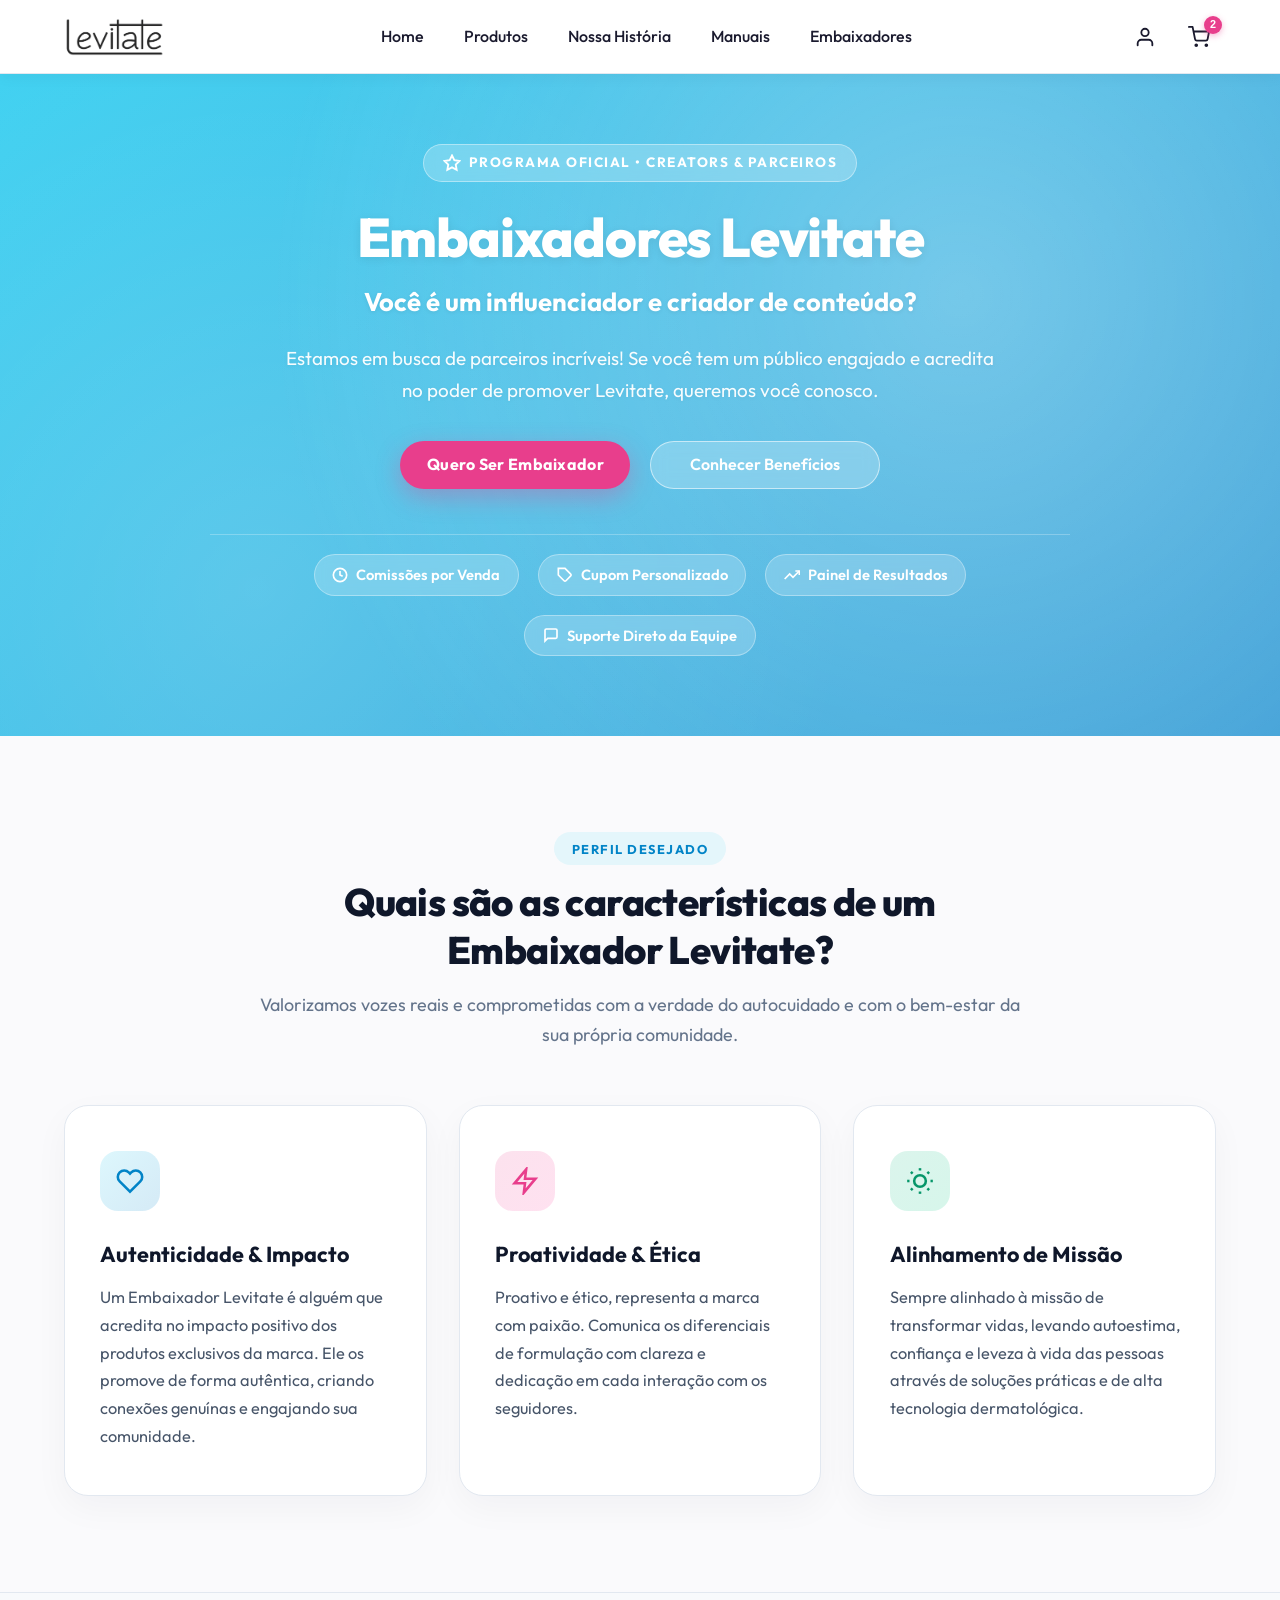
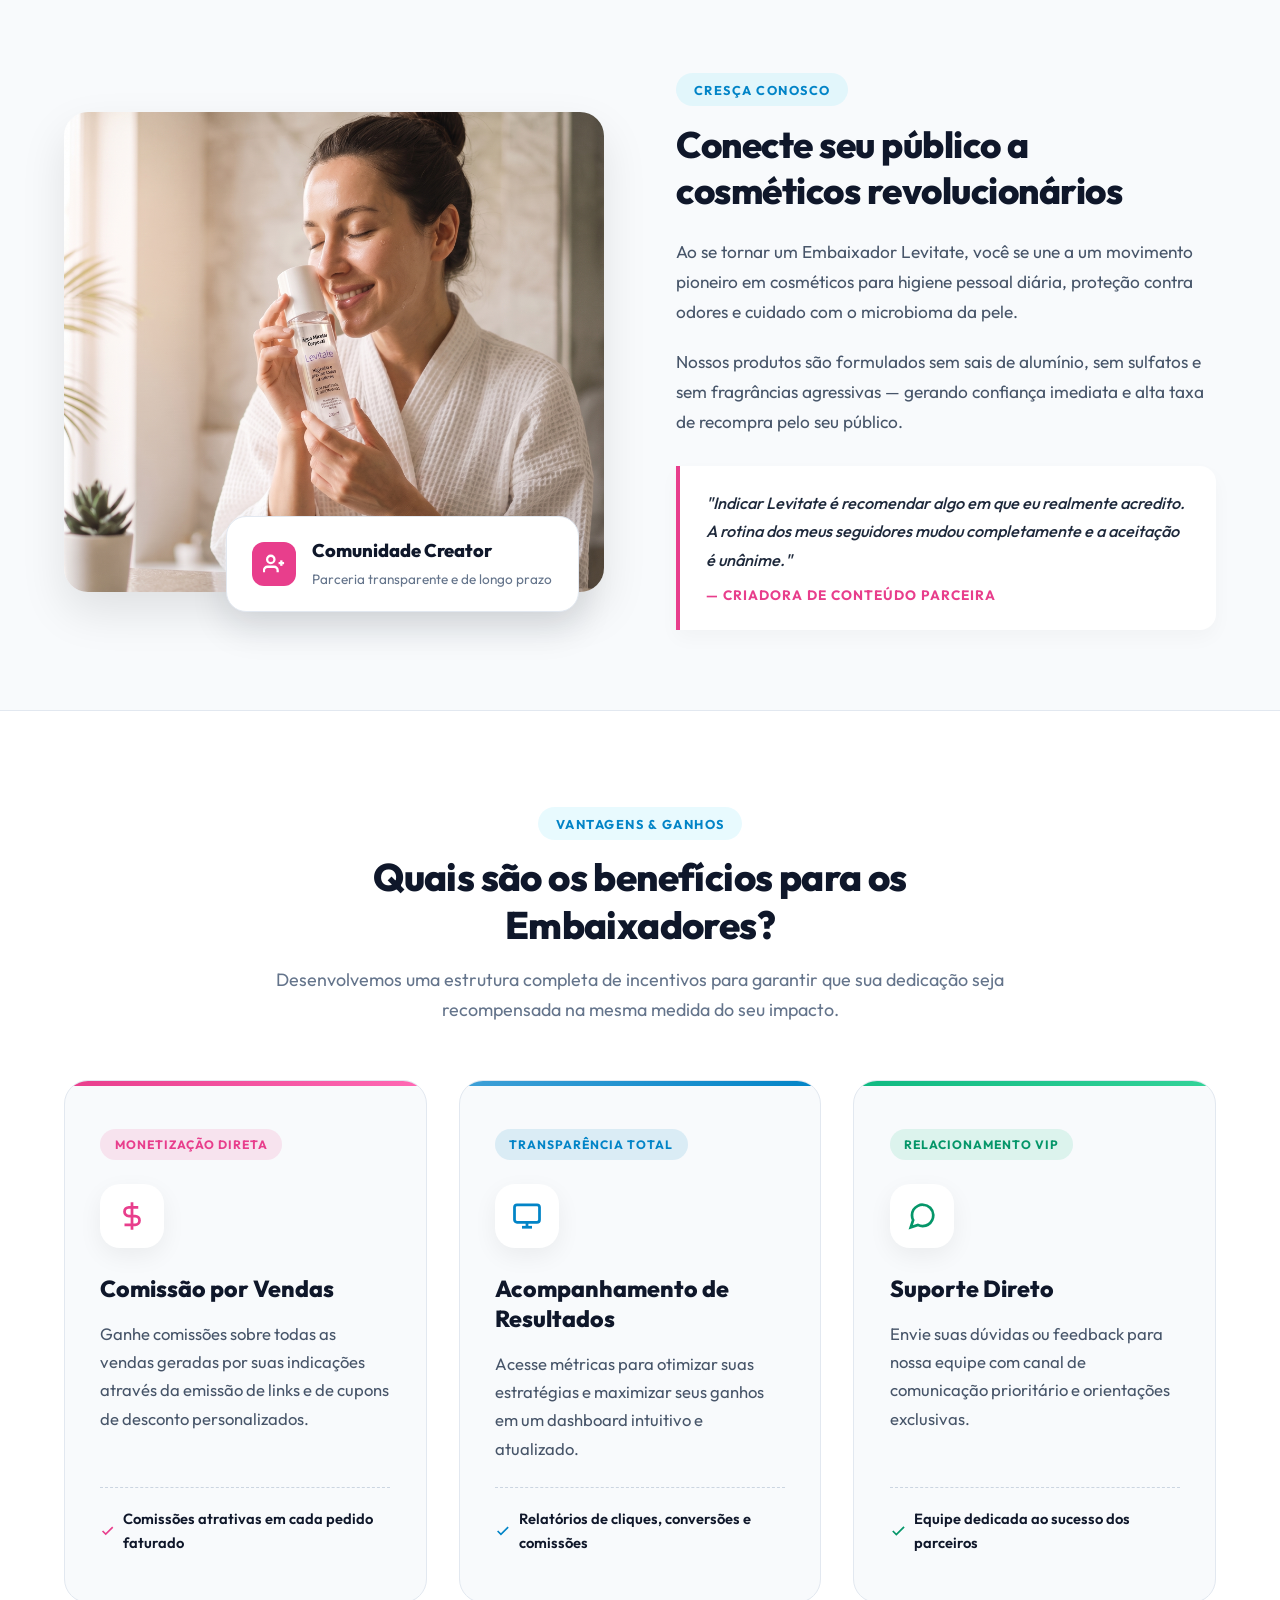
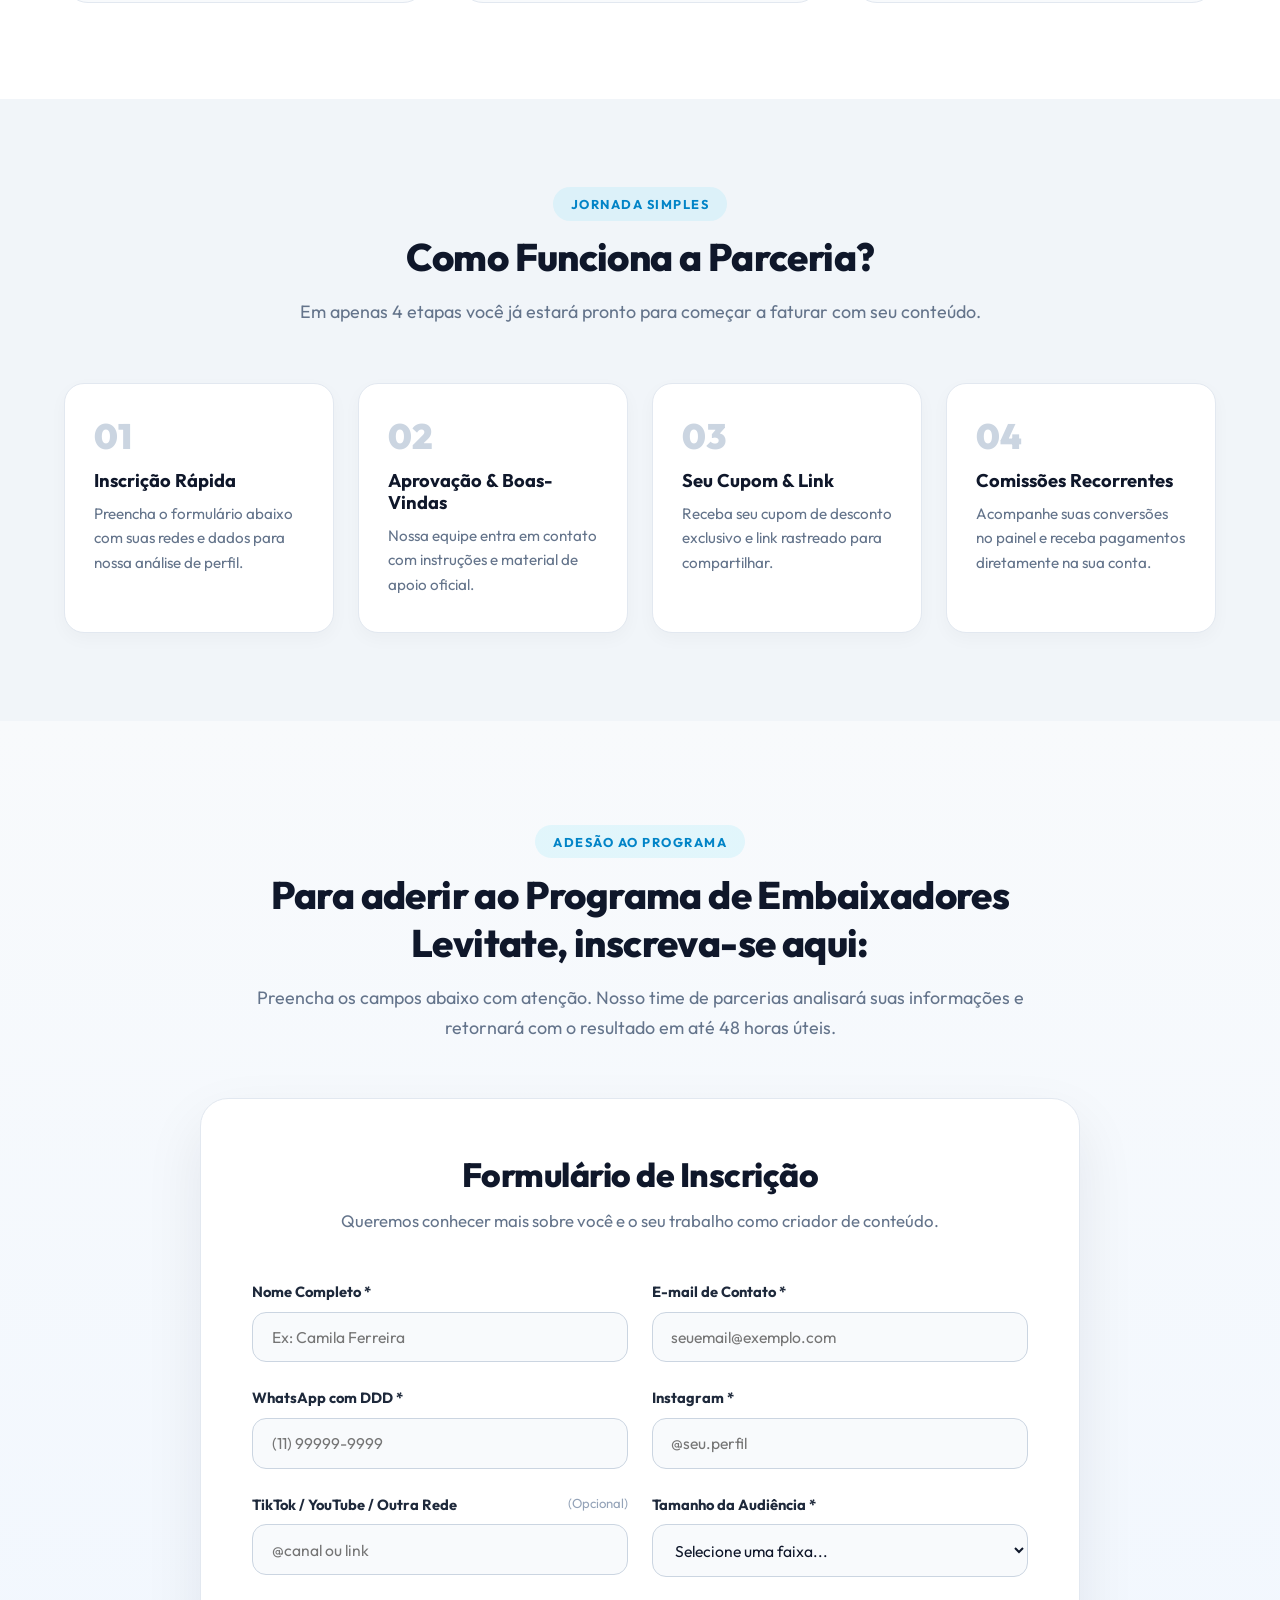
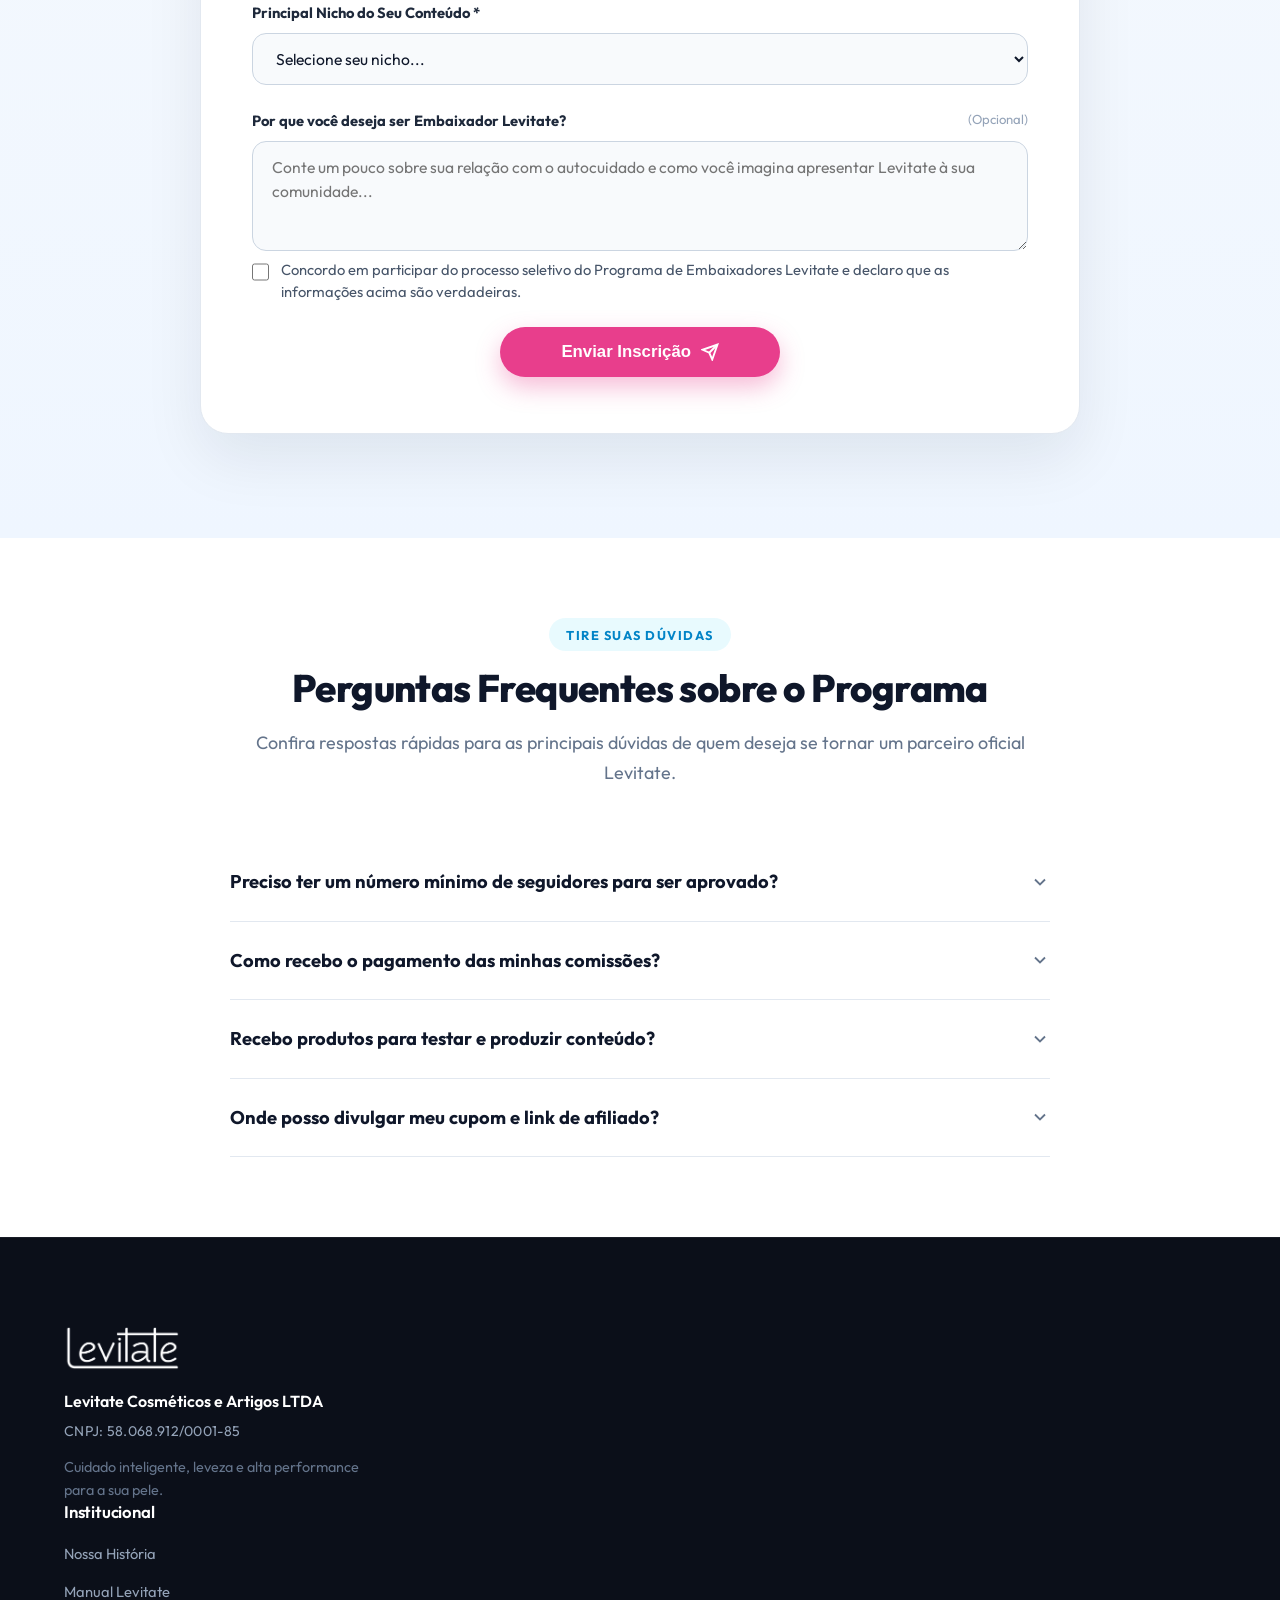
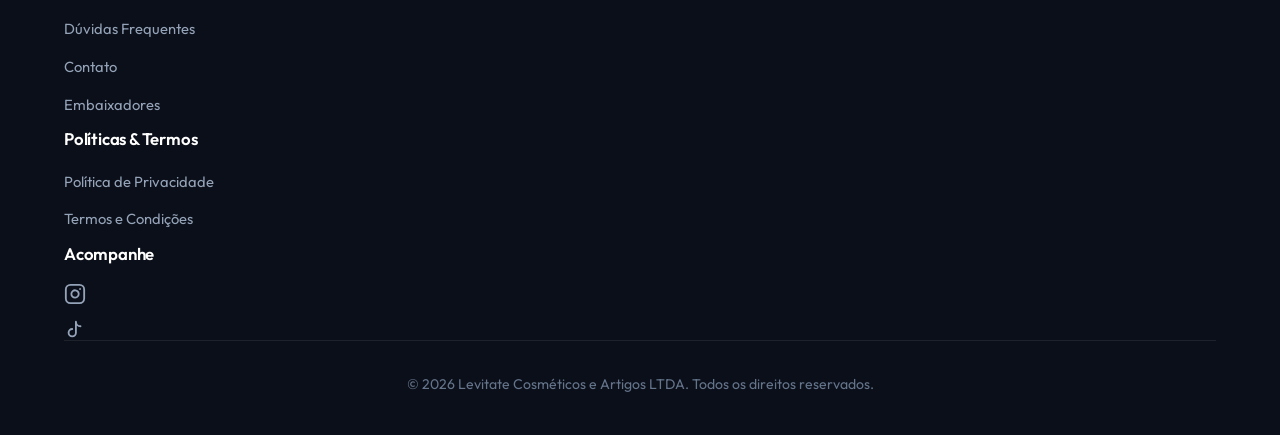
<file: embaixadores.html>
<!DOCTYPE html>
<html lang="pt-BR">
<head>
    <meta charset="UTF-8">
    <meta name="viewport" content="width=device-width, initial-scale=1.0">
    <title>Embaixadores Levitate • Seja um Criador Parceiro Oficial</title>
    <meta name="description" content="Junte-se ao Programa de Embaixadores Levitate. Seja um criador de conteúdo parceiro, promova produtos inovadores e ganhe comissões por vendas e suporte direto.">
    <link rel="preconnect" href="https://fonts.googleapis.com">
    <link rel="preconnect" href="https://fonts.gstatic.com" crossorigin>
    <link href="https://fonts.googleapis.com/css2?family=Outfit:wght@300;400;500;600;700;800;900&display=swap" rel="stylesheet">
    <link rel="stylesheet" href="style.css?v=18">
</head>
<body class="manual-page-body">

    <!-- Navbar -->
    <nav class="navbar scrolled always-scrolled" id="navbar">
        <div class="navbar-container">
            <div class="logo">
                <a href="index.html#home">
                    <img src="logo.png" alt="Levitate" class="logo-img">
                </a>
            </div>
            <ul class="nav-links" id="navLinks">
                <li><a href="index.html#home">Home</a></li>
                <li><a href="index.html#produtos">Produtos</a></li>
                <li><a href="sobre.html">Nossa História</a></li>
                <li><a href="index.html#manuais">Manuais</a></li>
                <li><a href="embaixadores.html" class="active">Embaixadores</a></li>
                <li class="mobile-drawer-cta">
                    <a href="index.html#produtos">Comprar Produtos</a>
                </li>
            </ul>
            <div class="nav-actions">
                <button class="btn-icon" aria-label="Minha Conta" title="Minha Conta">
                    <svg width="22" height="22" viewBox="0 0 24 24" fill="none" stroke="currentColor" stroke-width="2" stroke-linecap="round" stroke-linejoin="round">
                        <path d="M20 21v-2a4 4 0 0 0-4-4H8a4 4 0 0 0-4 4v2"></path>
                        <circle cx="12" cy="7" r="4"></circle>
                    </svg>
                </button>
                <button class="btn-icon" id="openCartBtn" aria-label="Carrinho" title="Sacola de Compras">
                    <svg width="22" height="22" viewBox="0 0 24 24" fill="none" stroke="currentColor" stroke-width="2" stroke-linecap="round" stroke-linejoin="round">
                        <circle cx="9" cy="21" r="1"></circle>
                        <circle cx="20" cy="21" r="1"></circle>
                        <path d="M1 1h4l2.68 13.39a2 2 0 0 0 2 1.61h9.72a2 2 0 0 0 2-1.61L23 6H6"></path>
                    </svg>
                    <span id="navCartCount" class="nav-cart-badge">0</span>
                </button>
                <button class="hamburger-btn" id="hamburgerBtn" aria-label="Abrir menu" aria-expanded="false">
                    <span class="hamburger-line"></span>
                    <span class="hamburger-line"></span>
                    <span class="hamburger-line"></span>
                </button>
            </div>
        </div>
        <div class="mobile-backdrop" id="mobileBackdrop"></div>
    </nav>

    <!-- Hero Section -->
    <header class="ambassador-hero">
        <div class="ambassador-hero-container">
            <span class="ambassador-hero-badge">
                <svg width="18" height="18" viewBox="0 0 24 24" fill="none" stroke="currentColor" stroke-width="2.5"><polygon points="12 2 15.09 8.26 22 9.27 17 14.14 18.18 21.02 12 17.77 5.82 21.02 7 14.14 2 9.27 8.91 8.26 12 2"></polygon></svg>
                Programa Oficial • Creators & Parceiros
            </span>
            <h1>Embaixadores Levitate</h1>
            <div class="ambassador-hero-hook">Você é um influenciador e criador de conteúdo?</div>
            <p>Estamos em busca de parceiros incríveis! Se você tem um público engajado e acredita no poder de promover Levitate, queremos você conosco.</p>
            
            <div class="ambassador-hero-actions">
                <a href="#inscricao" class="btn-primary">Quero Ser Embaixador</a>
                <a href="#beneficios" class="btn-secondary">Conhecer Benefícios</a>
            </div>

            <div class="ambassador-hero-tags">
                <span class="ambassador-hero-tag">
                    <svg width="16" height="16" viewBox="0 0 24 24" fill="none" stroke="currentColor" stroke-width="2.5"><circle cx="12" cy="12" r="10"></circle><polyline points="12 6 12 12 16 14"></polyline></svg>
                    Comissões por Venda
                </span>
                <span class="ambassador-hero-tag">
                    <svg width="16" height="16" viewBox="0 0 24 24" fill="none" stroke="currentColor" stroke-width="2.5"><path d="M20.59 13.41l-7.17 7.17a2 2 0 0 1-2.83 0L2 12V2h10l8.59 8.59a2 2 0 0 1 0 2.82z"></path><line x1="7" y1="7" x2="7.01" y2="7"></line></svg>
                    Cupom Personalizado
                </span>
                <span class="ambassador-hero-tag">
                    <svg width="16" height="16" viewBox="0 0 24 24" fill="none" stroke="currentColor" stroke-width="2.5"><polyline points="23 6 13.5 15.5 8.5 10.5 1 18"></polyline><polyline points="17 6 23 6 23 12"></polyline></svg>
                    Painel de Resultados
                </span>
                <span class="ambassador-hero-tag">
                    <svg width="16" height="16" viewBox="0 0 24 24" fill="none" stroke="currentColor" stroke-width="2.5"><path d="M21 15a2 2 0 0 1-2 2H7l-4 4V5a2 2 0 0 1 2-2h14a2 2 0 0 1 2 2z"></path></svg>
                    Suporte Direto da Equipe
                </span>
            </div>
        </div>
    </header>

    <!-- Características Section -->
    <section class="ambassador-section" id="caracteristicas">
        <div class="ambassador-container">
            <div class="ambassador-section-header">
                <span class="section-badge">Perfil Desejado</span>
                <h2>Quais são as características de um Embaixador Levitate?</h2>
                <p>Valorizamos vozes reais e comprometidas com a verdade do autocuidado e com o bem-estar da sua própria comunidade.</p>
            </div>

            <div class="ambassador-chars-grid">
                <!-- Card 1 -->
                <div class="ambassador-char-card">
                    <div class="ambassador-char-icon">
                        <svg width="28" height="28" viewBox="0 0 24 24" fill="none" stroke="currentColor" stroke-width="2.2"><path d="M20.84 4.61a5.5 5.5 0 0 0-7.78 0L12 5.67l-1.06-1.06a5.5 5.5 0 0 0-7.78 7.78l1.06 1.06L12 21.23l7.78-7.78 1.06-1.06a5.5 5.5 0 0 0 0-7.78z"></path></svg>
                    </div>
                    <h3>Autenticidade & Impacto</h3>
                    <p>Um Embaixador Levitate é alguém que acredita no impacto positivo dos produtos exclusivos da marca. Ele os promove de forma autêntica, criando conexões genuínas e engajando sua comunidade.</p>
                </div>

                <!-- Card 2 -->
                <div class="ambassador-char-card">
                    <div class="ambassador-char-icon">
                        <svg width="28" height="28" viewBox="0 0 24 24" fill="none" stroke="currentColor" stroke-width="2.2"><polygon points="13 2 3 14 12 14 11 22 21 10 12 10 13 2"></polygon></svg>
                    </div>
                    <h3>Proatividade & Ética</h3>
                    <p>Proativo e ético, representa a marca com paixão. Comunica os diferenciais de formulação com clareza e dedicação em cada interação com os seguidores.</p>
                </div>

                <!-- Card 3 -->
                <div class="ambassador-char-card">
                    <div class="ambassador-char-icon">
                        <svg width="28" height="28" viewBox="0 0 24 24" fill="none" stroke="currentColor" stroke-width="2.2"><circle cx="12" cy="12" r="5"></circle><line x1="12" y1="1" x2="12" y2="3"></line><line x1="12" y1="21" x2="12" y2="23"></line><line x1="4.22" y1="4.22" x2="5.64" y2="5.64"></line><line x1="18.36" y1="18.36" x2="19.78" y2="19.78"></line><line x1="1" y1="12" x2="3" y2="12"></line><line x1="21" y1="12" x2="23" y2="12"></line><line x1="4.22" y1="19.78" x2="5.64" y2="18.36"></line><line x1="18.36" y1="5.64" x2="19.78" y2="4.22"></line></svg>
                    </div>
                    <h3>Alinhamento de Missão</h3>
                    <p>Sempre alinhado à missão de transformar vidas, levando autoestima, confiança e leveza à vida das pessoas através de soluções práticas e de alta tecnologia dermatológica.</p>
                </div>
            </div>
        </div>
    </section>

    <!-- Editorial Showcase Banner -->
    <section class="ambassador-showcase-section">
        <div class="ambassador-container">
            <div class="ambassador-showcase-grid">
                <div class="ambassador-showcase-visual">
                    <img src="lifestyle.jpg?v=brand_woman" alt="Criadora de conteúdo vivenciando a leveza Levitate" class="ambassador-showcase-img">
                    <div class="ambassador-showcase-badge">
                        <div class="ambassador-showcase-badge-icon">
                            <svg width="22" height="22" viewBox="0 0 24 24" fill="none" stroke="currentColor" stroke-width="2.5"><path d="M16 21v-2a4 4 0 0 0-4-4H5a4 4 0 0 0-4 4v2"></path><circle cx="8.5" cy="7" r="4"></circle><line x1="20" y1="8" x2="20" y2="14"></line><line x1="23" y1="11" x2="17" y2="11"></line></svg>
                        </div>
                        <div class="ambassador-showcase-badge-info">
                            <strong>Comunidade Creator</strong>
                            <span>Parceria transparente e de longo prazo</span>
                        </div>
                    </div>
                </div>

                <div class="ambassador-showcase-content">
                    <span class="section-badge">Cresça Conosco</span>
                    <h2>Conecte seu público a cosméticos revolucionários</h2>
                    <p>Ao se tornar um Embaixador Levitate, você se une a um movimento pioneiro em cosméticos para higiene pessoal diária, proteção contra odores e cuidado com o microbioma da pele.</p>
                    <p>Nossos produtos são formulados sem sais de alumínio, sem sulfatos e sem fragrâncias agressivas — gerando confiança imediata e alta taxa de recompra pelo seu público.</p>

                    <div class="ambassador-quote-box">
                        <p>"Indicar Levitate é recomendar algo em que eu realmente acredito. A rotina dos meus seguidores mudou completamente e a aceitação é unânime."</p>
                        <span>— Criadora de Conteúdo Parceira</span>
                    </div>
                </div>
            </div>
        </div>
    </section>

    <!-- Benefícios Section -->
    <section class="ambassador-section ambassador-benefits-section" id="beneficios">
        <div class="ambassador-container">
            <div class="ambassador-section-header">
                <span class="section-badge">Vantagens & Ganhos</span>
                <h2>Quais são os benefícios para os Embaixadores?</h2>
                <p>Desenvolvemos uma estrutura completa de incentivos para garantir que sua dedicação seja recompensada na mesma medida do seu impacto.</p>
            </div>

            <div class="ambassador-benefits-grid">
                <!-- Benefício 1 -->
                <div class="ambassador-benefit-card">
                    <span class="ambassador-benefit-tag">Monetização Direta</span>
                    <div class="ambassador-benefit-icon">
                        <svg width="30" height="30" viewBox="0 0 24 24" fill="none" stroke="currentColor" stroke-width="2.2"><line x1="12" y1="1" x2="12" y2="23"></line><path d="M17 5H9.5a3.5 3.5 0 0 0 0 7h5a3.5 3.5 0 0 1 0 7H6"></path></svg>
                    </div>
                    <h3>Comissão por Vendas</h3>
                    <p>Ganhe comissões sobre todas as vendas geradas por suas indicações através da emissão de links e de cupons de desconto personalizados.</p>
                    <div class="ambassador-benefit-highlight">
                        <svg width="18" height="18" viewBox="0 0 24 24" fill="none" stroke="#E83E8C" stroke-width="2.5"><polyline points="20 6 9 17 4 12"></polyline></svg>
                        <span>Comissões atrativas em cada pedido faturado</span>
                    </div>
                </div>

                <!-- Benefício 2 -->
                <div class="ambassador-benefit-card">
                    <span class="ambassador-benefit-tag">Transparência Total</span>
                    <div class="ambassador-benefit-icon">
                        <svg width="30" height="30" viewBox="0 0 24 24" fill="none" stroke="currentColor" stroke-width="2.2"><rect x="2" y="3" width="20" height="14" rx="2" ry="2"></rect><line x1="8" y1="21" x2="16" y2="21"></line><line x1="12" y1="17" x2="12" y2="21"></line></svg>
                    </div>
                    <h3>Acompanhamento de Resultados</h3>
                    <p>Acesse métricas para otimizar suas estratégias e maximizar seus ganhos em um dashboard intuitivo e atualizado.</p>
                    <div class="ambassador-benefit-highlight">
                        <svg width="18" height="18" viewBox="0 0 24 24" fill="none" stroke="#0284C7" stroke-width="2.5"><polyline points="20 6 9 17 4 12"></polyline></svg>
                        <span>Relatórios de cliques, conversões e comissões</span>
                    </div>
                </div>

                <!-- Benefício 3 -->
                <div class="ambassador-benefit-card">
                    <span class="ambassador-benefit-tag">Relacionamento VIP</span>
                    <div class="ambassador-benefit-icon">
                        <svg width="30" height="30" viewBox="0 0 24 24" fill="none" stroke="currentColor" stroke-width="2.2"><path d="M21 11.5a8.38 8.38 0 0 1-.9 3.8 8.5 8.5 0 0 1-7.6 4.7 8.38 8.38 0 0 1-3.8-.9L3 21l1.9-5.7a8.38 8.38 0 0 1-.9-3.8 8.5 8.5 0 0 1 4.7-7.6 8.38 8.38 0 0 1 3.8-.9h.5a8.48 8.48 0 0 1 8 8v.5z"></path></svg>
                    </div>
                    <h3>Suporte Direto</h3>
                    <p>Envie suas dúvidas ou feedback para nossa equipe com canal de comunicação prioritário e orientações exclusivas.</p>
                    <div class="ambassador-benefit-highlight">
                        <svg width="18" height="18" viewBox="0 0 24 24" fill="none" stroke="#059669" stroke-width="2.5"><polyline points="20 6 9 17 4 12"></polyline></svg>
                        <span>Equipe dedicada ao sucesso dos parceiros</span>
                    </div>
                </div>
            </div>
        </div>
    </section>

    <!-- Como Funciona Section -->
    <section class="ambassador-steps-section">
        <div class="ambassador-container">
            <div class="ambassador-section-header">
                <span class="section-badge">Jornada Simples</span>
                <h2>Como Funciona a Parceria?</h2>
                <p>Em apenas 4 etapas você já estará pronto para começar a faturar com seu conteúdo.</p>
            </div>

            <div class="ambassador-steps-grid">
                <div class="ambassador-step-item">
                    <div class="ambassador-step-num">01</div>
                    <h4>Inscrição Rápida</h4>
                    <p>Preencha o formulário abaixo com suas redes e dados para nossa análise de perfil.</p>
                </div>
                <div class="ambassador-step-item">
                    <div class="ambassador-step-num">02</div>
                    <h4>Aprovação & Boas-Vindas</h4>
                    <p>Nossa equipe entra em contato com instruções e material de apoio oficial.</p>
                </div>
                <div class="ambassador-step-item">
                    <div class="ambassador-step-num">03</div>
                    <h4>Seu Cupom & Link</h4>
                    <p>Receba seu cupom de desconto exclusivo e link rastreado para compartilhar.</p>
                </div>
                <div class="ambassador-step-item">
                    <div class="ambassador-step-num">04</div>
                    <h4>Comissões Recorrentes</h4>
                    <p>Acompanhe suas conversões no painel e receba pagamentos diretamente na sua conta.</p>
                </div>
            </div>
        </div>
    </section>

    <!-- Formulário de Inscrição Oficial -->
    <section class="ambassador-form-section" id="inscricao">
        <div class="ambassador-container">
            <div class="ambassador-section-header">
                <span class="section-badge">Adesão ao Programa</span>
                <h2>Para aderir ao Programa de Embaixadores Levitate, inscreva-se aqui:</h2>
                <p>Preencha os campos abaixo com atenção. Nosso time de parcerias analisará suas informações e retornará com o resultado em até 48 horas úteis.</p>
            </div>

            <div class="ambassador-form-card">
                <div class="ambassador-form-card-header">
                    <h3>Formulário de Inscrição</h3>
                    <p>Queremos conhecer mais sobre você e o seu trabalho como criador de conteúdo.</p>
                </div>

                <form id="ambassadorForm" novalidate>
                    <div class="ambassador-form-grid">
                        <!-- Nome Completo -->
                        <div class="ambassador-form-group">
                            <label for="ambassadorName">Nome Completo *</label>
                            <input type="text" id="ambassadorName" class="ambassador-input" placeholder="Ex: Camila Ferreira" required>
                        </div>

                        <!-- E-mail -->
                        <div class="ambassador-form-group">
                            <label for="ambassadorEmail">E-mail de Contato *</label>
                            <input type="email" id="ambassadorEmail" class="ambassador-input" placeholder="seuemail@exemplo.com" required>
                        </div>

                        <!-- Telefone / WhatsApp -->
                        <div class="ambassador-form-group">
                            <label for="ambassadorPhone">WhatsApp com DDD *</label>
                            <input type="tel" id="ambassadorPhone" class="ambassador-input" placeholder="(11) 99999-9999" required>
                        </div>

                        <!-- Perfil Instagram -->
                        <div class="ambassador-form-group">
                            <label for="ambassadorInstagram">Instagram *</label>
                            <input type="text" id="ambassadorInstagram" class="ambassador-input" placeholder="@seu.perfil" required>
                        </div>

                        <!-- TikTok ou YouTube -->
                        <div class="ambassador-form-group">
                            <label for="ambassadorOtherSocial">TikTok / YouTube / Outra Rede <span class="opt">(Opcional)</span></label>
                            <input type="text" id="ambassadorOtherSocial" class="ambassador-input" placeholder="@canal ou link">
                        </div>

                        <!-- Alcance / Seguidores -->
                        <div class="ambassador-form-group">
                            <label for="ambassadorFollowers">Tamanho da Audiência *</label>
                            <select id="ambassadorFollowers" class="ambassador-select" required>
                                <option value="" disabled selected>Selecione uma faixa...</option>
                                <option value="micro1">Até 10.000 seguidores</option>
                                <option value="micro2">10.000 a 50.000 seguidores</option>
                                <option value="mid1">50.000 a 100.000 seguidores</option>
                                <option value="mid2">100.000 a 500.000 seguidores</option>
                                <option value="macro">Acima de 500.000 seguidores</option>
                            </select>
                        </div>

                        <!-- Nicho de Conteúdo -->
                        <div class="ambassador-form-group form-full">
                            <label for="ambassadorNiche">Principal Nicho do Seu Conteúdo *</label>
                            <select id="ambassadorNiche" class="ambassador-select" required>
                                <option value="" disabled selected>Selecione seu nicho...</option>
                                <option value="beleza">Beleza, Cosméticos & Skincare</option>
                                <option value="lifestyle">Moda & Lifestyle</option>
                                <option value="saude">Saúde, Bem-Estar & Autocuidado</option>
                                <option value="fitness">Fitness, Esportes & Corrida</option>
                                <option value="maternidade">Família & Rotina Diária</option>
                                <option value="outro">Outro Nicho Relevante</option>
                            </select>
                        </div>

                        <!-- Mensagem / Motivação -->
                        <div class="ambassador-form-group form-full">
                            <label for="ambassadorMessage">Por que você deseja ser Embaixador Levitate? <span class="opt">(Opcional)</span></label>
                            <textarea id="ambassadorMessage" class="ambassador-textarea" placeholder="Conte um pouco sobre sua relação com o autocuidado e como você imagina apresentar Levitate à sua comunidade..."></textarea>
                        </div>
                    </div>

                    <!-- Checkbox de Concordância -->
                    <div class="ambassador-checkbox-group">
                        <input type="checkbox" id="ambassadorTerms" required>
                        <label for="ambassadorTerms">Concordo em participar do processo seletivo do Programa de Embaixadores Levitate e declaro que as informações acima são verdadeiras.</label>
                    </div>

                    <!-- Botão de Envio -->
                    <div class="ambassador-form-submit-wrap">
                        <button type="submit" class="ambassador-submit-btn" id="submitAmbassadorBtn">
                            <span>Enviar Inscrição</span>
                            <svg width="18" height="18" viewBox="0 0 24 24" fill="none" stroke="currentColor" stroke-width="2.5"><line x1="22" y1="2" x2="11" y2="13"></line><polygon points="22 2 15 22 11 13 2 9 22 2"></polygon></svg>
                        </button>
                    </div>
                </form>

                <!-- Feedback de Sucesso -->
                <div class="ambassador-success-banner" id="ambassadorSuccess">
                    <div class="ambassador-success-icon">
                        <svg width="28" height="28" viewBox="0 0 24 24" fill="none" stroke="currentColor" stroke-width="3"><polyline points="20 6 9 17 4 12"></polyline></svg>
                    </div>
                    <h4>Inscrição Enviada com Sucesso!</h4>
                    <p>Obrigado pelo seu interesse em fazer parte da família Levitate. Nossa equipe de parcerias já recebeu seus dados e entrará em contato via WhatsApp e e-mail em até 48 horas úteis.</p>
                </div>
            </div>
        </div>
    </section>

    <!-- Mini FAQ Section -->
    <section class="ambassador-faq-section">
        <div class="ambassador-container">
            <div class="ambassador-section-header">
                <span class="section-badge">Tire Suas Dúvidas</span>
                <h2>Perguntas Frequentes sobre o Programa</h2>
                <p>Confira respostas rápidas para as principais dúvidas de quem deseja se tornar um parceiro oficial Levitate.</p>
            </div>

            <div class="ambassador-faq-list">
                <div class="ambassador-faq-item">
                    <div class="ambassador-faq-q">
                        <span>Preciso ter um número mínimo de seguidores para ser aprovado?</span>
                        <svg width="20" height="20" viewBox="0 0 24 24" fill="none" stroke="currentColor" stroke-width="2.2"><polyline points="6 9 12 15 18 9"></polyline></svg>
                    </div>
                    <div class="ambassador-faq-a">
                        Não! Priorizamos a qualidade e autenticidade da sua conexão com os seguidores e o alinhamento com os valores de saúde, pureza e autocuidado da Levitate. Criadores menores com comunidades fiéis e ativas são muito bem-vindos.
                    </div>
                </div>

                <div class="ambassador-faq-item">
                    <div class="ambassador-faq-q">
                        <span>Como recebo o pagamento das minhas comissões?</span>
                        <svg width="20" height="20" viewBox="0 0 24 24" fill="none" stroke="currentColor" stroke-width="2.2"><polyline points="6 9 12 15 18 9"></polyline></svg>
                    </div>
                    <div class="ambassador-faq-a">
                        As comissões são apuradas mensalmente através do seu painel exclusivo de afiliado e transferidas via PIX ou conta bancária cadastrada, de forma pontual e transparente.
                    </div>
                </div>

                <div class="ambassador-faq-item">
                    <div class="ambassador-faq-q">
                        <span>Recebo produtos para testar e produzir conteúdo?</span>
                        <svg width="20" height="20" viewBox="0 0 24 24" fill="none" stroke="currentColor" stroke-width="2.2"><polyline points="6 9 12 15 18 9"></polyline></svg>
                    </div>
                    <div class="ambassador-faq-a">
                        Sim! Embaixadores selecionados recebem kits especiais com produtos Levitate (Água Micelar Corporal, Neutralizador Têxtil e Lenços Umedecidos) para experimentar na rotina diária e criar resenhas genuínas.
                    </div>
                </div>

                <div class="ambassador-faq-item">
                    <div class="ambassador-faq-q">
                        <span>Onde posso divulgar meu cupom e link de afiliado?</span>
                        <svg width="20" height="20" viewBox="0 0 24 24" fill="none" stroke="currentColor" stroke-width="2.2"><polyline points="6 9 12 15 18 9"></polyline></svg>
                    </div>
                    <div class="ambassador-faq-a">
                        Em todos os seus canais digitais: Stories, Reels, TikTok, bio do Instagram, canais de transmissão do WhatsApp/Telegram, YouTube e blogs de resenhas.
                    </div>
                </div>
            </div>
        </div>
    </section>

    <!-- Mini-Cart Drawer & Overlay -->
    <div class="cart-backdrop" id="cartBackdrop"></div>
    <div class="cart-drawer" id="cartDrawer" aria-hidden="true">
        <div class="cart-drawer-header">
            <h3>Sua Sacola (<span id="cartDrawerCount">0</span>)</h3>
            <button class="cart-drawer-close" id="closeCartBtn" aria-label="Fechar Sacola">&times;</button>
        </div>
        <div class="cart-drawer-items" id="cartDrawerItems">
            <!-- Inserido dinamicamente via JS -->
        </div>
        <div class="cart-drawer-footer" id="cartDrawerFooter">
            <div class="cart-drawer-subtotal">
                <span>Subtotal:</span>
                <span id="cartDrawerSubtotal" class="cart-subtotal-price">R$ 0,00</span>
            </div>
            <a href="index.html#produtos" class="btn-primary cart-checkout-btn">Finalizar Pedido</a>
        </div>
    </div>

    <!-- Footer -->
    <footer class="footer">
        <div class="footer-container">
            <div class="brand">
                <a href="index.html#home">
                    <img src="logo.png" alt="Levitate" class="logo-img footer-logo">
                </a>
                <p class="company-name">Levitate Cosméticos e Artigos LTDA</p>
                <p class="company-cnpj">CNPJ: 58.068.912/0001-85</p>
                <p class="brand-tagline">Cuidado inteligente, leveza e alta performance para a sua pele.</p>
            </div>
            <div class="links">
                <h4>Institucional</h4>
                <ul>
                    <li><a href="sobre.html">Nossa História</a></li>
                    <li><a href="index.html#manuais">Manual Levitate</a></li>
                    <li><a href="index.html#faq">Dúvidas Frequentes</a></li>
                    <li><a href="index.html#contato">Contato</a></li>
                    <li><a href="embaixadores.html">Embaixadores</a></li>
                </ul>
            </div>
            <div class="links">
                <h4>Políticas & Termos</h4>
                <ul>
                    <li><a href="index.html#privacidade">Política de Privacidade</a></li>
                    <li><a href="index.html#termos">Termos e Condições</a></li>
                </ul>
            </div>
            <div class="socials">
                <h4>Acompanhe</h4>
                <div class="social-icons">
                    <a href="https://instagram.com" target="_blank" rel="noopener noreferrer" aria-label="Instagram">
                        <svg width="22" height="22" viewBox="0 0 24 24" fill="none" stroke="currentColor" stroke-width="2" stroke-linecap="round" stroke-linejoin="round"><rect x="2" y="2" width="20" height="20" rx="5" ry="5"></rect><path d="M16 11.37A4 4 0 1 1 12.63 8 4 4 0 0 1 16 11.37z"></path><line x1="17.5" y1="6.5" x2="17.51" y2="6.5"></line></svg>
                    </a>
                    <a href="https://tiktok.com" target="_blank" rel="noopener noreferrer" aria-label="TikTok">
                        <svg width="22" height="22" viewBox="0 0 24 24" fill="none" stroke="currentColor" stroke-width="2" stroke-linecap="round" stroke-linejoin="round"><path d="M9 12a4 4 0 1 0 4 4V4a5 5 0 0 0 5 5"></path></svg>
                    </a>
                </div>
            </div>
        </div>
        <div class="footer-bottom">
            <p>&copy; 2026 Levitate Cosméticos e Artigos LTDA. Todos os direitos reservados.</p>
        </div>
    </footer>

    <!-- Scripts -->
    <script src="nav.js"></script>
    <script src="cart.js"></script>
    <script src="js/auth.js"></script>
    <script>
        // Interactive Ambassador Registration Form Controller
        document.addEventListener('DOMContentLoaded', () => {
            const form = document.getElementById('ambassadorForm');
            const submitBtn = document.getElementById('submitAmbassadorBtn');
            const successBanner = document.getElementById('ambassadorSuccess');

            if (form) {
                form.addEventListener('submit', (e) => {
                    e.preventDefault();

                    const name = document.getElementById('ambassadorName').value.trim();
                    const email = document.getElementById('ambassadorEmail').value.trim();
                    const phone = document.getElementById('ambassadorPhone').value.trim();
                    const instagram = document.getElementById('ambassadorInstagram').value.trim();
                    const followers = document.getElementById('ambassadorFollowers').value;
                    const niche = document.getElementById('ambassadorNiche').value;
                    const terms = document.getElementById('ambassadorTerms').checked;

                    if (!name || !email || !phone || !instagram || !followers || !niche || !terms) {
                        alert('Por favor, preencha todos os campos obrigatórios marcados com (*) e aceite os termos do programa.');
                        return;
                    }

                    // Button loading state
                    submitBtn.disabled = true;
                    const originalBtnContent = submitBtn.innerHTML;
                    submitBtn.innerHTML = '<span>Processando Inscrição...</span>';

                    setTimeout(() => {
                        // Success state
                        form.style.display = 'none';
                        if (successBanner) {
                            successBanner.classList.add('is-active');
                            successBanner.scrollIntoView({ behavior: 'smooth', block: 'center' });
                        }
                    }, 800);
                });
            }

            // Accordion FAQ controller
            const faqItems = document.querySelectorAll('.ambassador-faq-item');
            faqItems.forEach(item => {
                const question = item.querySelector('.ambassador-faq-q');
                if (question) {
                    question.addEventListener('click', () => {
                        const isOpen = item.classList.contains('is-open');
                        faqItems.forEach(i => i.classList.remove('is-open'));
                        if (!isOpen) {
                            item.classList.add('is-open');
                        }
                    });
                }
            });
        });
    </script>
</body>
</html>
</file>
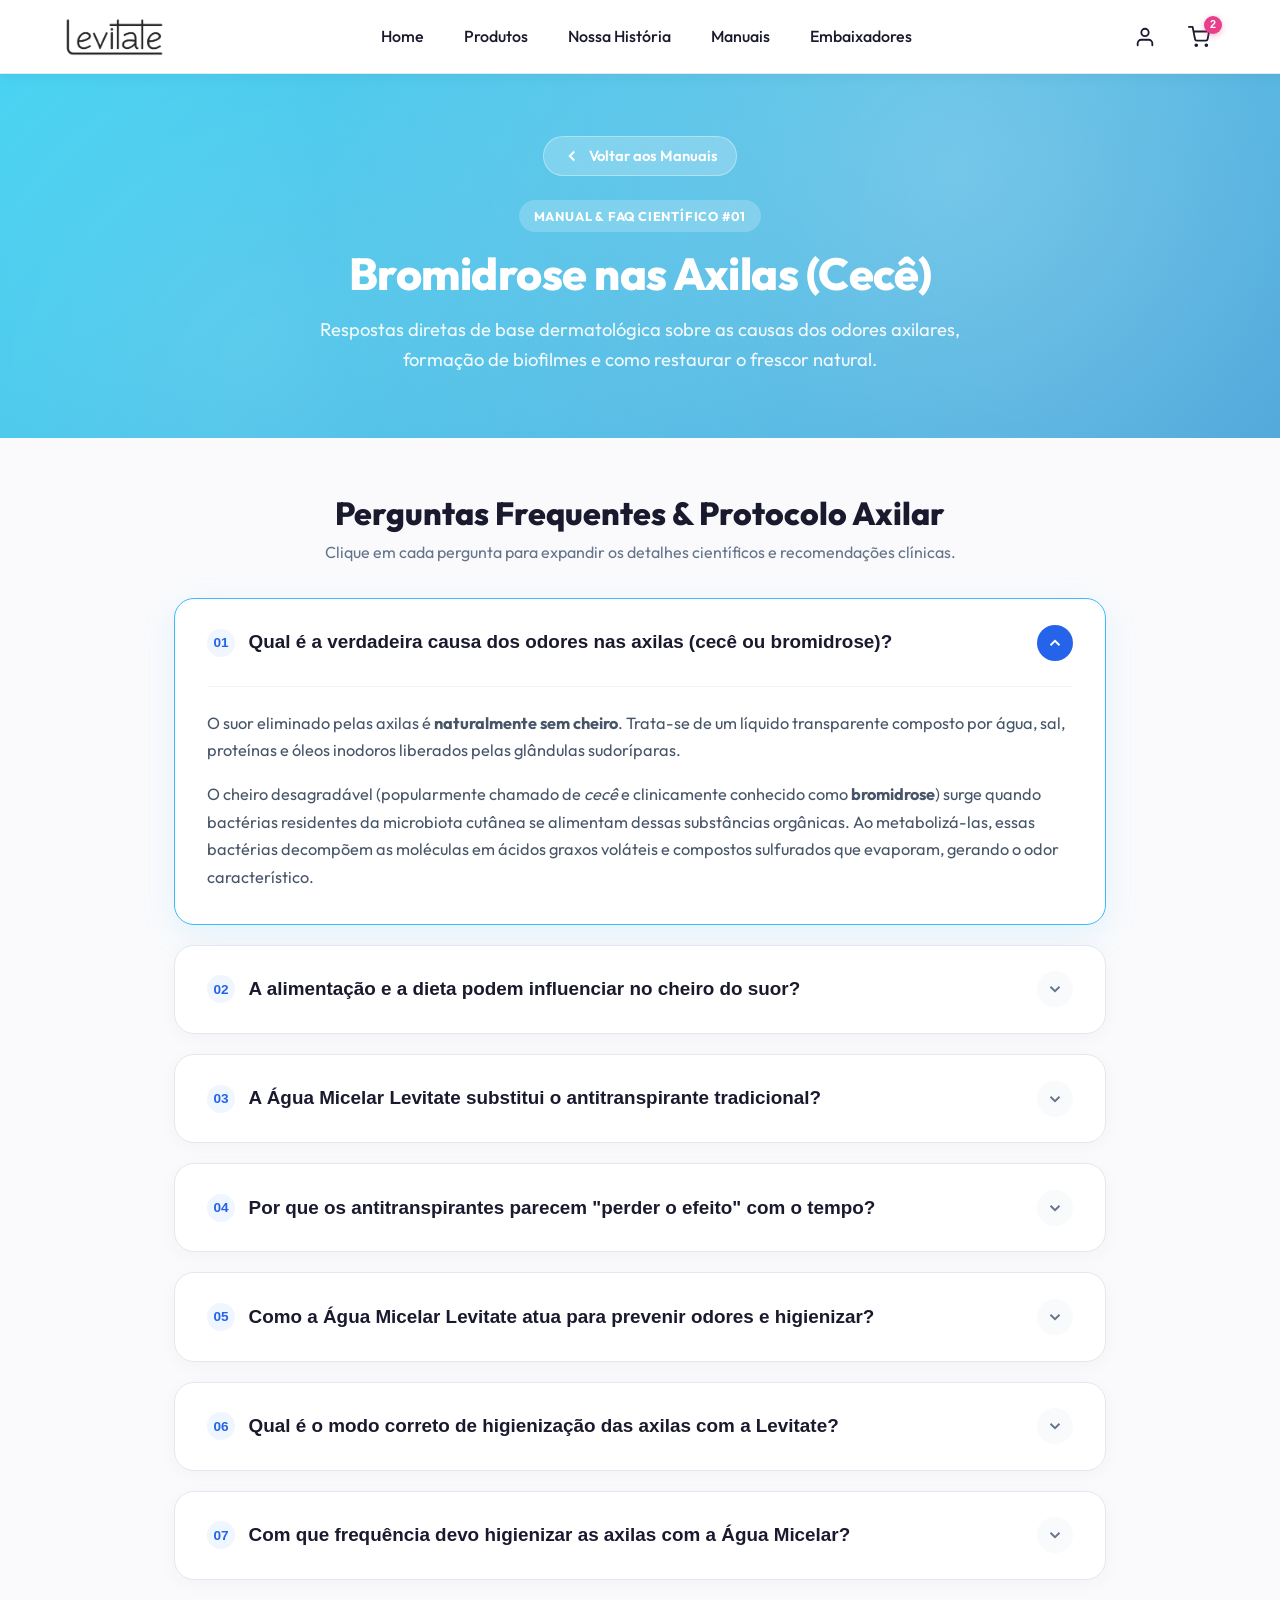
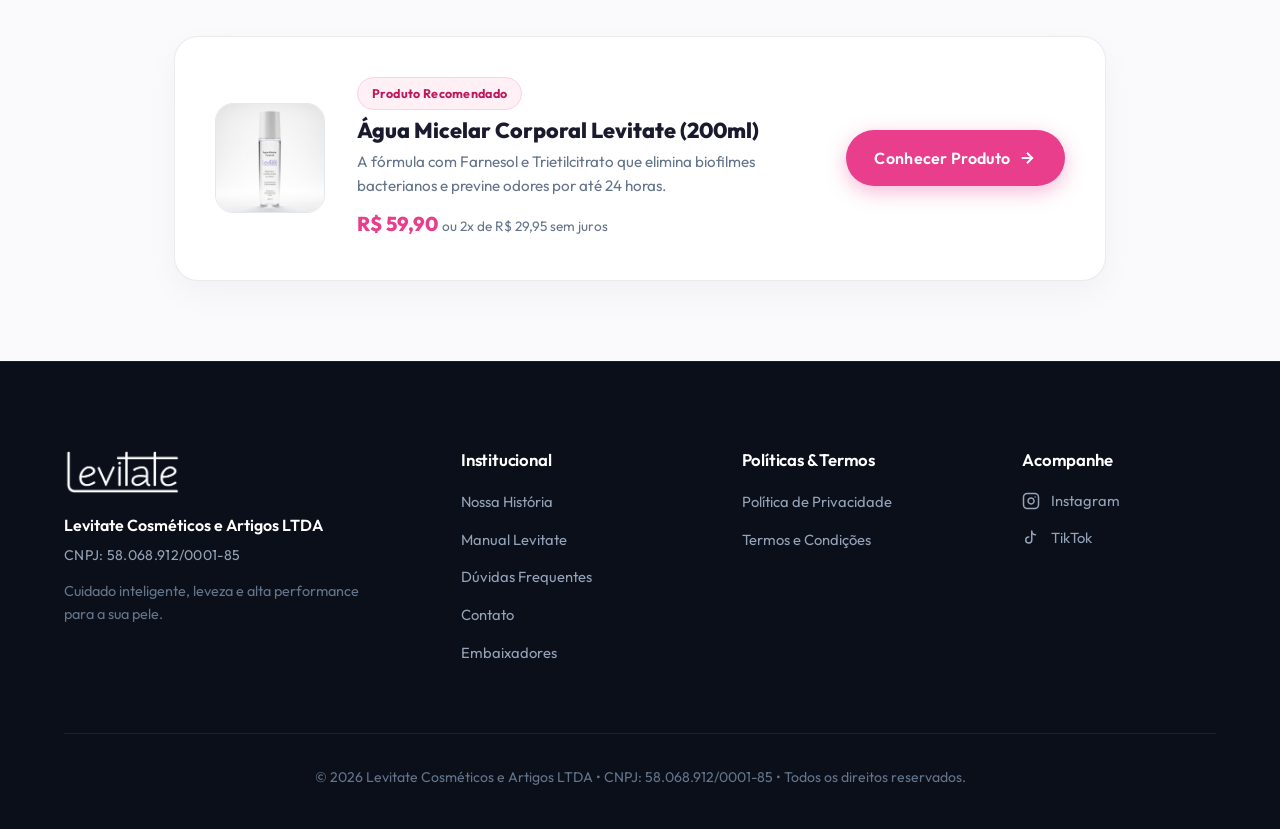
<file: manual-axilas.html>
<!DOCTYPE html>
<html lang="pt-BR">
<head>
    <meta charset="UTF-8">
    <meta name="viewport" content="width=device-width, initial-scale=1.0">
    <title>Manual & FAQ: Bromidrose nas Axilas (Cecê) • Levitate</title>
    <meta name="description" content="Manual clínico e FAQ completo sobre Bromidrose nas Axilas (Cecê). Causas, biofilmes, influência da dieta e o protocolo inteligente com Água Micelar Levitate.">
    <link rel="preconnect" href="https://fonts.googleapis.com">
    <link rel="preconnect" href="https://fonts.gstatic.com" crossorigin>
    <link href="https://fonts.googleapis.com/css2?family=Outfit:wght@300;400;500;600;700;800&display=swap" rel="stylesheet">
    <link rel="stylesheet" href="style.css?v=7">
</head>
<body class="manual-page-body">

    <!-- Navbar -->
    <nav class="navbar scrolled always-scrolled" id="navbar">
        <div class="navbar-container">
            <div class="logo">
                <a href="index.html#home">
                    <img src="logo.png" alt="Levitate" class="logo-img">
                </a>
            </div>
            <ul class="nav-links" id="navLinks">
                <li><a href="index.html#home">Home</a></li>
                <li><a href="index.html#produtos">Produtos</a></li>
                <li><a href="sobre.html">Nossa História</a></li>
                <li><a href="index.html#manuais">Manuais</a></li>
                <li><a href="embaixadores.html">Embaixadores</a></li>
                <li class="mobile-drawer-cta">
                    <a href="index.html#produtos">Comprar Produtos</a>
                </li>
            </ul>
            <div class="nav-actions">
                <button class="btn-icon" aria-label="Minha Conta" title="Minha Conta">
                    <svg width="22" height="22" viewBox="0 0 24 24" fill="none" stroke="currentColor" stroke-width="2" stroke-linecap="round" stroke-linejoin="round">
                        <path d="M20 21v-2a4 4 0 0 0-4-4H8a4 4 0 0 0-4 4v2"></path>
                        <circle cx="12" cy="7" r="4"></circle>
                    </svg>
                </button>
                <button class="btn-icon" id="openCartBtn" aria-label="Carrinho" title="Sacola de Compras">
                    <svg width="22" height="22" viewBox="0 0 24 24" fill="none" stroke="currentColor" stroke-width="2" stroke-linecap="round" stroke-linejoin="round">
                        <circle cx="9" cy="21" r="1"></circle>
                        <circle cx="20" cy="21" r="1"></circle>
                        <path d="M1 1h4l2.68 13.39a2 2 0 0 0 2 1.61h9.72a2 2 0 0 0 2-1.61L23 6H6"></path>
                    </svg>
                    <span id="navCartCount" class="nav-cart-badge">0</span>
                </button>
                <button class="hamburger-btn" id="hamburgerBtn" aria-label="Abrir menu" aria-expanded="false">
                    <span class="hamburger-line"></span>
                    <span class="hamburger-line"></span>
                    <span class="hamburger-line"></span>
                </button>
            </div>
        </div>
        <div class="mobile-backdrop" id="mobileBackdrop"></div>
    </nav>

    <!-- Header Hero com Busca -->
    <header class="manual-faq-hero">
        <div class="manual-hero-container">
            <a href="index.html#manuais" class="back-nav">
                <svg width="18" height="18" viewBox="0 0 24 24" fill="none" stroke="currentColor" stroke-width="2.5"><polyline points="15 18 9 12 15 6"></polyline></svg>
                <span>Voltar aos Manuais</span>
            </a>
            <br>
            <span class="manual-hero-badge">Manual & FAQ Científico #01</span>
            <h1>Bromidrose nas Axilas (Cecê)</h1>
            <p style="margin-bottom: 0;">Respostas diretas de base dermatológica sobre as causas dos odores axilares, formação de biofilmes e como restaurar o frescor natural.</p>
        </div>
    </header>

    <!-- Main FAQ Content (Dedicado ao Tópico 1: Bromidrose nas Axilas) -->
    <main class="manual-faq-content">
        <div class="faq-section-header">
            <h2>Perguntas Frequentes & Protocolo Axilar</h2>
            <p>Clique em cada pergunta para expandir os detalhes científicos e recomendações clínicas.</p>
        </div>

        <div class="faq-accordion-list" id="faqList">

            <!-- FAQ 1: A Causa dos Odores Fisiológicos -->
            <article class="faq-accordion-item open">
                <button class="faq-accordion-header" aria-expanded="true">
                    <span class="faq-question-title">
                        <span class="faq-q-badge">01</span>
                        Qual é a verdadeira causa dos odores nas axilas (cecê ou bromidrose)?
                    </span>
                    <span class="faq-accordion-toggle">
                        <svg width="18" height="18" viewBox="0 0 24 24" fill="none" stroke="currentColor" stroke-width="2.5"><polyline points="6 9 12 15 18 9"></polyline></svg>
                    </span>
                </button>
                <div class="faq-accordion-body">
                    <div class="faq-answer-text">
                        <p>
                            O suor eliminado pelas axilas é <strong>naturalmente sem cheiro</strong>. Trata-se de um líquido transparente composto por água, sal, proteínas e óleos inodoros liberados pelas glândulas sudoríparas.
                        </p>
                        <p>
                            O cheiro desagradável (popularmente chamado de <em>cecê</em> e clinicamente conhecido como <strong>bromidrose</strong>) surge quando bactérias residentes da microbiota cutânea se alimentam dessas substâncias orgânicas. Ao metabolizá-las, essas bactérias decompõem as moléculas em ácidos graxos voláteis e compostos sulfurados que evaporam, gerando o odor característico.
                        </p>
                    </div>
                </div>
            </article>

            <!-- FAQ 2: Influência da Dieta -->
            <article class="faq-accordion-item">
                <button class="faq-accordion-header" aria-expanded="false">
                    <span class="faq-question-title">
                        <span class="faq-q-badge">02</span>
                        A alimentação e a dieta podem influenciar no cheiro do suor?
                    </span>
                    <span class="faq-accordion-toggle">
                        <svg width="18" height="18" viewBox="0 0 24 24" fill="none" stroke="currentColor" stroke-width="2.5"><polyline points="6 9 12 15 18 9"></polyline></svg>
                    </span>
                </button>
                <div class="faq-accordion-body">
                    <div class="faq-answer-text">
                        <p>
                            <strong>Sim.</strong> A alimentação exerce influência direta na composição bioquímica do suor.
                        </p>
                        <p>
                            Alimentos ricos em compostos sulfurosos — como <strong>alho, cebola, temperos fortes (curry, cominho) e carnes vermelhas em excesso</strong> — são absorvidos na digestão e seus metabólitos chegam à corrente sanguínea, sendo excretados pelas glândulas apócrinas. Quando o suor é decomposto pelas bactérias presentes na pele, esses compostos potencializam e alteram a intensidade do odor.
                        </p>
                        <div class="faq-callout">
                            <h5>💡 Dica Clínica Levitate</h5>
                            <p>Manter boa hidratação com água ao longo do dia dilui a concentração de solutos no suor, auxiliando no equilíbrio fisiológico da transpiração.</p>
                        </div>
                    </div>
                </div>
            </article>

            <!-- FAQ 3: Água Micelar vs. Antitranspirante -->
            <article class="faq-accordion-item">
                <button class="faq-accordion-header" aria-expanded="false">
                    <span class="faq-question-title">
                        <span class="faq-q-badge">03</span>
                        A Água Micelar Levitate substitui o antitranspirante tradicional?
                    </span>
                    <span class="faq-accordion-toggle">
                        <svg width="18" height="18" viewBox="0 0 24 24" fill="none" stroke="currentColor" stroke-width="2.5"><polyline points="6 9 12 15 18 9"></polyline></svg>
                    </span>
                </button>
                <div class="faq-accordion-body">
                    <div class="faq-answer-text">
                        <p>
                            <strong>Não. A Água Micelar não substitui o antitranspirante</strong>, pois ela não possui sais metálicos (como cloreto de alumínio) ou ativos oclusivos cuja função é inibir quimicamente a transpiração.
                        </p>
                        <p>
                            A recomendação médica e dermatológica é <strong>manter o uso do antitranspirante e complementá-lo com a Água Micelar</strong>. Higienizar as axilas previamente com a Água Micelar:
                        </p>
                        <ul class="indication-list" style="margin: 0.8rem 0;">
                            <li><span class="indication-check">✔</span> Remove o sebo oxidado e resíduos antigos de antitranspirante que bloqueiam a absorção.</li>
                            <li><span class="indication-check">✔</span> <strong>Aumenta a eficácia e durabilidade do antitranspirante</strong> aplicado em seguida.</li>
                            <li><span class="indication-check">✔</span> Protege a pele contra danos, ressecamento e manchas escuras por atrito.</li>
                        </ul>
                    </div>
                </div>
            </article>

            <!-- FAQ 4: Por Que os Antitranspirantes Perdem o Efeito -->
            <article class="faq-accordion-item">
                <button class="faq-accordion-header" aria-expanded="false">
                    <span class="faq-question-title">
                        <span class="faq-q-badge">04</span>
                        Por que os antitranspirantes parecem "perder o efeito" com o tempo?
                    </span>
                    <span class="faq-accordion-toggle">
                        <svg width="18" height="18" viewBox="0 0 24 24" fill="none" stroke="currentColor" stroke-width="2.5"><polyline points="6 9 12 15 18 9"></polyline></svg>
                    </span>
                </button>
                <div class="faq-accordion-body">
                    <div class="faq-answer-text">
                        <p>
                            A perda de durabilidade dos antitranspirantes está intimamente ligada à formação de <strong>biofilmes bacterianos</strong>.
                        </p>
                        <p>
                            Biofilmes são colônias organizadas de microrganismos que aderem firmemente à pele e criam uma película biológica protetora. Com o uso contínuo, as bactérias abrigadas sob esse biofilme se adaptam e tornam-se resistentes aos ativos antibacterianos e fragrâncias do antitranspirante.
                        </p>
                        <p>
                            Isso gera aquela sensação comum de que "o desodorante acostumou com o corpo" ou "parou de funcionar", forçando as pessoas a trocarem de marca constantemente. Ao romper o biofilme com a Água Micelar, a eficácia do seu produto volta ao seu nível máximo.
                        </p>
                    </div>
                </div>
            </article>

            <!-- FAQ 5: Como a Água Micelar Previne Odores e Higieniza -->
            <article class="faq-accordion-item">
                <button class="faq-accordion-header" aria-expanded="false">
                    <span class="faq-question-title">
                        <span class="faq-q-badge">05</span>
                        Como a Água Micelar Levitate atua para prevenir odores e higienizar?
                    </span>
                    <span class="faq-accordion-toggle">
                        <svg width="18" height="18" viewBox="0 0 24 24" fill="none" stroke="currentColor" stroke-width="2.5"><polyline points="6 9 12 15 18 9"></polyline></svg>
                    </span>
                </button>
                <div class="faq-accordion-body">
                    <div class="faq-answer-text">
                        <p>
                            A fórmula inteligente da Levitate combina três mecanismos de ação biológica sinérgica:
                        </p>

                        <div class="faq-actives-grid">
                            <!-- Ativo 1: Farnesol -->
                            <div class="faq-active-card">
                                <h4>🧬 Farnesol</h4>
                                <p>
                                    Ativo de alta seletividade que rompe os biofilmes, inativa os microrganismos causadores de mau odor e preserva o microbioma saudável da pele.
                                </p>
                            </div>

                            <!-- Ativo 2: Trietilcitrato -->
                            <div class="faq-active-card">
                                <h4>🛡️ Trietilcitrato</h4>
                                <p>
                                    Inibidor enzimático que atua na prevenção direta de odores, impedindo que as bactérias quebrem as proteínas e lipídios do suor.
                                </p>
                            </div>

                            <!-- Ativo 3: Micelas -->
                            <div class="faq-active-card">
                                <h4>💧 Micelas Inteligentes</h4>
                                <p>
                                    Estruturas que atraem e removem delicadamente os resíduos de antitranspirante, células mortas e biofilmes que não saem com a limpeza comum.
                                </p>
                            </div>
                        </div>

                        <p>
                            O resultado é uma pele limpa de verdade, com poros livres e ambiente desfavorável à proliferação de odores.
                        </p>
                    </div>
                </div>
            </article>

            <!-- FAQ 6: Modo de Higienização (Axilas) -->
            <article class="faq-accordion-item">
                <button class="faq-accordion-header" aria-expanded="false">
                    <span class="faq-question-title">
                        <span class="faq-q-badge">06</span>
                        Qual é o modo correto de higienização das axilas com a Levitate?
                    </span>
                    <span class="faq-accordion-toggle">
                        <svg width="18" height="18" viewBox="0 0 24 24" fill="none" stroke="currentColor" stroke-width="2.5"><polyline points="6 9 12 15 18 9"></polyline></svg>
                    </span>
                </button>
                <div class="faq-accordion-body">
                    <div class="faq-answer-text">
                        <p>
                            O produto pode ser usado logo <strong>após o banho</strong> ou em momentos de necessidade <strong>ao perceber odores ao longo do dia</strong> (inclusive no trabalho ou academia, sem necessidade de enxágue posterior).
                        </p>

                        <div class="faq-step-guide">
                            <div class="faq-step-item">
                                <span class="faq-step-num">1</span>
                                <div>
                                    <strong>Umedeça o Lenço:</strong> Aplique a Água Micelar Corporal Levitate no Lenço Seco Levitate até umedecer a área central.
                                </div>
                            </div>
                            <div class="faq-step-item">
                                <span class="faq-step-num">2</span>
                                <div>
                                    <strong>Friccione Delicadamente:</strong> Passe o lenço nas axilas com movimentos suaves para retirar sebo, resíduos e biofilmes.
                                </div>
                            </div>
                            <div class="faq-step-item">
                                <span class="faq-step-num">3</span>
                                <div>
                                    <strong>Aplique o Antitranspirante:</strong> Após a higienização, aplique o antitranspirante ou desodorante de sua preferência sobre a pele limpa.
                                </div>
                            </div>
                            <div class="faq-step-item">
                                <span class="faq-step-num">4</span>
                                <div>
                                    <strong>Descarte Consciente:</strong> Descarte o lenço utilizado em lixo comum (não descartar no vaso sanitário).
                                </div>
                            </div>
                        </div>
                    </div>
                </div>
            </article>

            <!-- FAQ 7: Frequência Recomendada -->
            <article class="faq-accordion-item">
                <button class="faq-accordion-header" aria-expanded="false">
                    <span class="faq-question-title">
                        <span class="faq-q-badge">07</span>
                        Com que frequência devo higienizar as axilas com a Água Micelar?
                    </span>
                    <span class="faq-accordion-toggle">
                        <svg width="18" height="18" viewBox="0 0 24 24" fill="none" stroke="currentColor" stroke-width="2.5"><polyline points="6 9 12 15 18 9"></polyline></svg>
                    </span>
                </button>
                <div class="faq-accordion-body">
                    <div class="faq-answer-text">
                        <p>
                            A <strong>Frequência Recomendada</strong> é de <strong>até 3 vezes ao dia</strong> em cada axila.
                        </p>
                        <p>
                            Como a fórmula foi clinicamente formulada com <em>Pantenol, Niacinamida e Aloe Vera</em>, ela não agride, não resseca e não causa irritações com o uso frequente, promovendo sensação imediata de leveza e hidratação.
                        </p>
                    </div>
                </div>
            </article>

        </div>

        <!-- Product Highlight Card (CTA) -->
        <div class="faq-product-cta">
            <img src="produto_agua_micelar.jpg" alt="Água Micelar Corporal Levitate">
            <div class="faq-product-cta-info">
                <span class="pdp-tag tag-featured" style="margin-bottom: 0.5rem; display: inline-block;">Produto Recomendado</span>
                <h3>Água Micelar Corporal Levitate (200ml)</h3>
                <p>A fórmula com Farnesol e Trietilcitrato que elimina biofilmes bacterianos e previne odores por até 24 horas.</p>
                <div class="faq-product-price">R$ 59,90 <span style="font-size: 0.85rem; color: #64748B; font-weight: normal;">ou 2x de R$ 29,95 sem juros</span></div>
            </div>
            <div>
                <a href="produto-agua-micelar.html" class="btn-primary" style="padding: 0.95rem 1.8rem; font-size: 1rem; text-decoration: none; display: inline-flex; align-items: center; gap: 0.5rem;">
                    <span>Conhecer Produto</span>
                    <svg width="18" height="18" viewBox="0 0 24 24" fill="none" stroke="currentColor" stroke-width="2.5"><line x1="5" y1="12" x2="19" y2="12"></line><polyline points="12 5 19 12 12 19"></polyline></svg>
                </a>
            </div>
        </div>

    </main>

    <!-- Mini-Cart Side Drawer (Sacola) -->
    <div class="cart-drawer-overlay" id="cartOverlay"></div>
    <aside class="cart-drawer" id="cartDrawer" aria-label="Sua Sacola de Compras">
        <div class="cart-drawer-header">
            <h3>
                <span>Sua Sacola</span>
                <span class="cart-badge-count" id="drawerCartCount">0</span>
            </h3>
            <button class="btn-close-cart" id="btnCloseCart" aria-label="Fechar sacola">
                <svg width="22" height="22" viewBox="0 0 24 24" fill="none" stroke="currentColor" stroke-width="2.5"><line x1="18" y1="6" x2="6" y2="18"></line><line x1="6" y1="6" x2="18" y2="18"></line></svg>
            </button>
        </div>
        <div class="cart-free-shipping-bar">
            <span id="shippingBarText">Faltam R$ 99,00 para você ganhar <strong>Frete Grátis</strong>!</span>
            <div class="shipping-bar-track">
                <div class="shipping-bar-progress" id="shippingProgress" style="width: 0%;"></div>
            </div>
        </div>
        <div class="cart-drawer-body" id="cartItemsList"></div>
        <div class="cart-drawer-footer">
            <div class="cart-summary-subtotal">
                <span>Subtotal:</span>
                <span id="cartSubtotalValue">R$ 0,00</span>
            </div>
            <button class="btn-checkout-cart" id="btnCheckout" onclick="alert('Redirecionando para o Checkout Seguro Levitate...')">
                <span>Finalizar Compra</span>
                <svg width="18" height="18" viewBox="0 0 24 24" fill="none" stroke="currentColor" stroke-width="2.5"><line x1="5" y1="12" x2="19" y2="12"></line><polyline points="12 5 19 12 12 19"></polyline></svg>
            </button>
            <button class="btn-keep-shopping" id="btnKeepShopping">Continuar Comprando</button>
        </div>
    </aside>

    <!-- Footer -->
    <footer class="footer">
        <div class="footer-content">
            <div class="brand">
                <a href="index.html#home">
                    <img src="logo.png" alt="Levitate" class="logo-img footer-logo">
                </a>
                <p class="company-name">Levitate Cosméticos e Artigos LTDA</p>
                <p class="company-cnpj">CNPJ: 58.068.912/0001-85</p>
                <p class="brand-tagline">Cuidado inteligente, leveza e alta performance para a sua pele.</p>
            </div>
            <div class="links">
                <h4>Institucional</h4>
                <ul>
                    <li><a href="sobre.html">Nossa História</a></li>
                    <li><a href="index.html#manuais">Manual Levitate</a></li>
                    <li><a href="index.html#faq">Dúvidas Frequentes</a></li>
                    <li><a href="index.html#contato">Contato</a></li>
                    <li><a href="embaixadores.html">Embaixadores</a></li>
                </ul>
            </div>
            <div class="links">
                <h4>Políticas & Termos</h4>
                <ul>
                    <li><a href="index.html#privacidade">Política de Privacidade</a></li>
                    <li><a href="index.html#termos">Termos e Condições</a></li>
                </ul>
            </div>
            <div class="socials">
                <h4>Acompanhe</h4>
                <div class="social-icons">
                    <a href="https://instagram.com" target="_blank" rel="noopener">
                        <svg width="18" height="18" viewBox="0 0 24 24" fill="none" stroke="currentColor" stroke-width="2" stroke-linecap="round" stroke-linejoin="round"><rect x="2" y="2" width="20" height="20" rx="5" ry="5"></rect><path d="M16 11.37A4 4 0 1 1 12.63 8 4 4 0 0 1 16 11.37z"></path><line x1="17.5" y1="6.5" x2="17.51" y2="6.5"></line></svg>
                        <span>Instagram</span>
                    </a>
                    <a href="https://tiktok.com" target="_blank" rel="noopener">
                        <svg width="18" height="18" viewBox="0 0 24 24" fill="none" stroke="currentColor" stroke-width="2" stroke-linecap="round" stroke-linejoin="round"><path d="M9 12a4 4 0 1 0 4 4V4a5 5 0 0 0 5 5"></path></svg>
                        <span>TikTok</span>
                    </a>
                </div>
            </div>
        </div>
        <div class="footer-bottom">
            <div class="footer-bottom-container">
                <p>&copy; 2026 Levitate Cosméticos e Artigos LTDA • CNPJ: 58.068.912/0001-85 • Todos os direitos reservados.</p>
            </div>
        </div>
    </footer>

    <!-- Scripts -->
    <script src="nav.js"></script>
    <script src="cart.js"></script>
    <script src="js/auth.js"></script>
    <script>
        document.addEventListener('DOMContentLoaded', () => {
            // FAQ Accordion Toggle
            const accordionHeaders = document.querySelectorAll('.faq-accordion-header');
            accordionHeaders.forEach(header => {
                header.addEventListener('click', () => {
                    const item = header.closest('.faq-accordion-item');
                    const isOpen = item.classList.contains('open');
                    
                    // Toggle current item
                    item.classList.toggle('open');
                    header.setAttribute('aria-expanded', !isOpen);
                });
            });
        });
    </script>
</body>
</html>
</file>
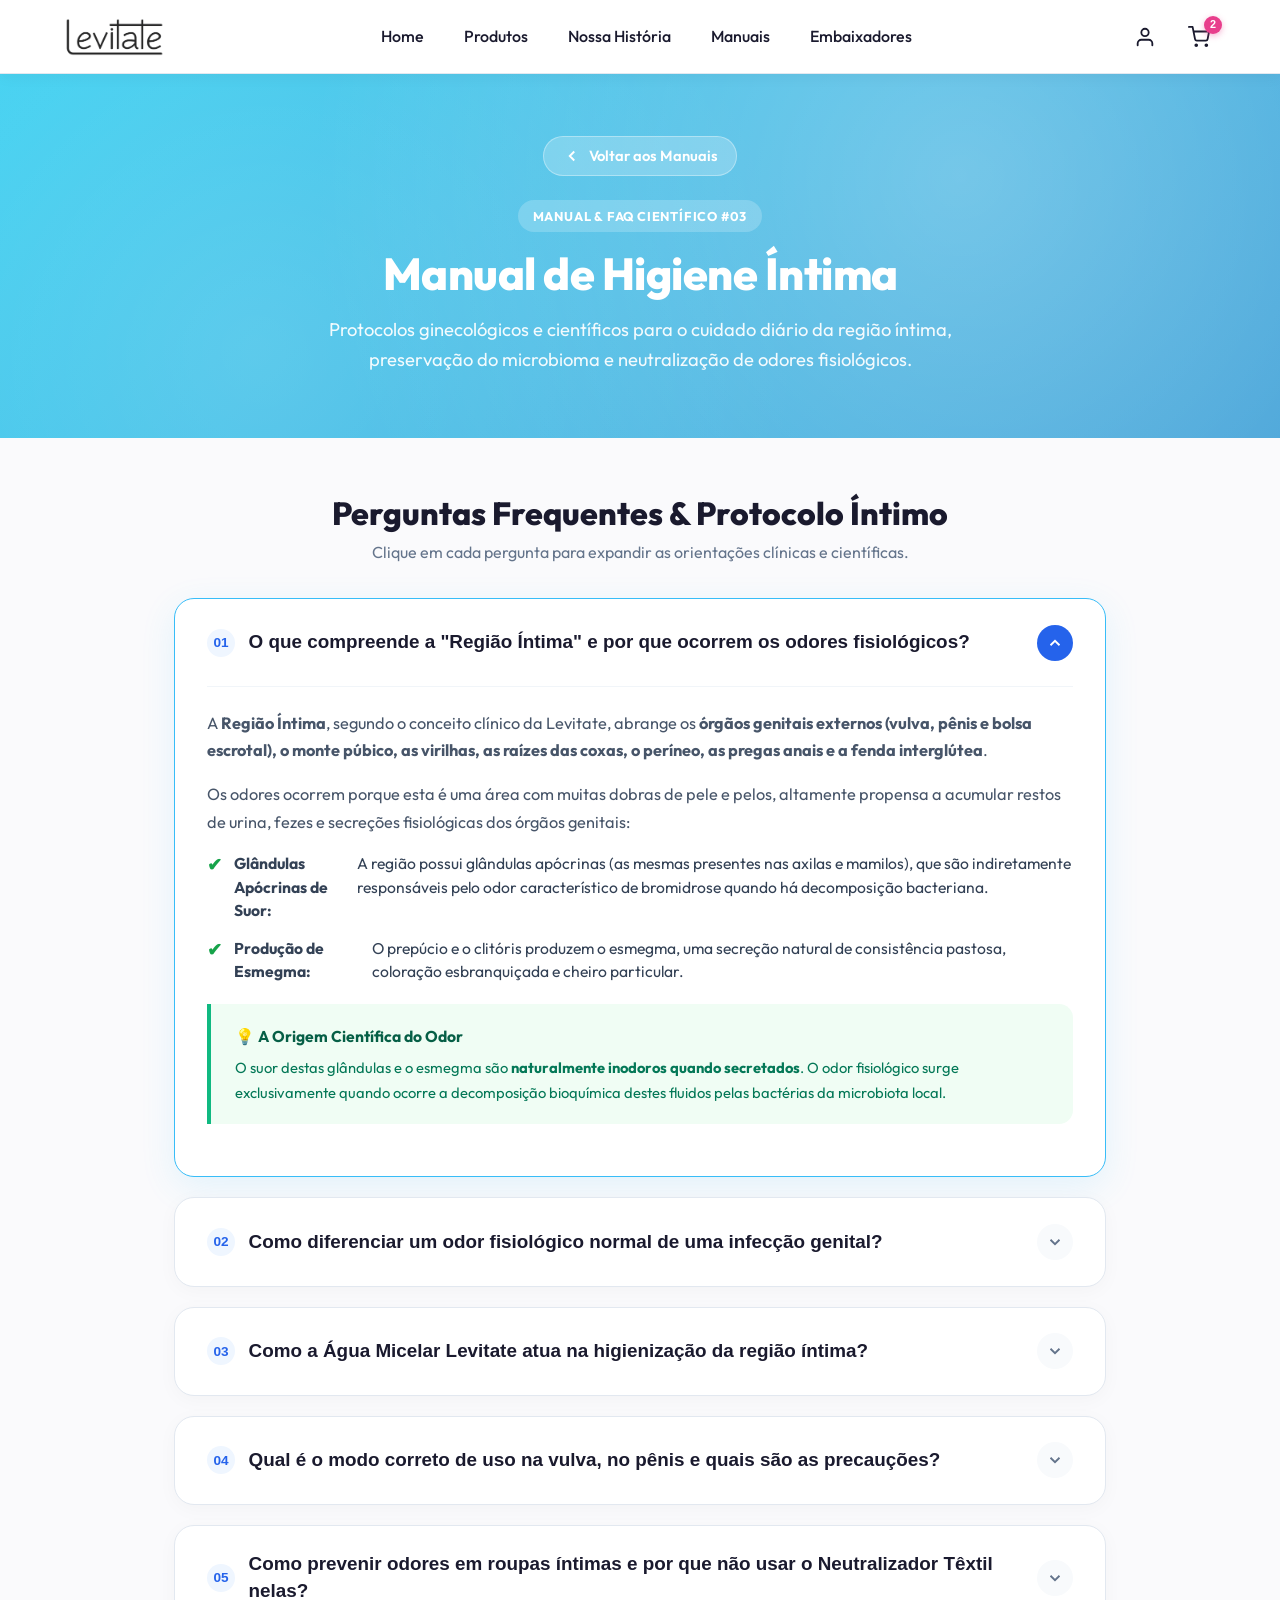
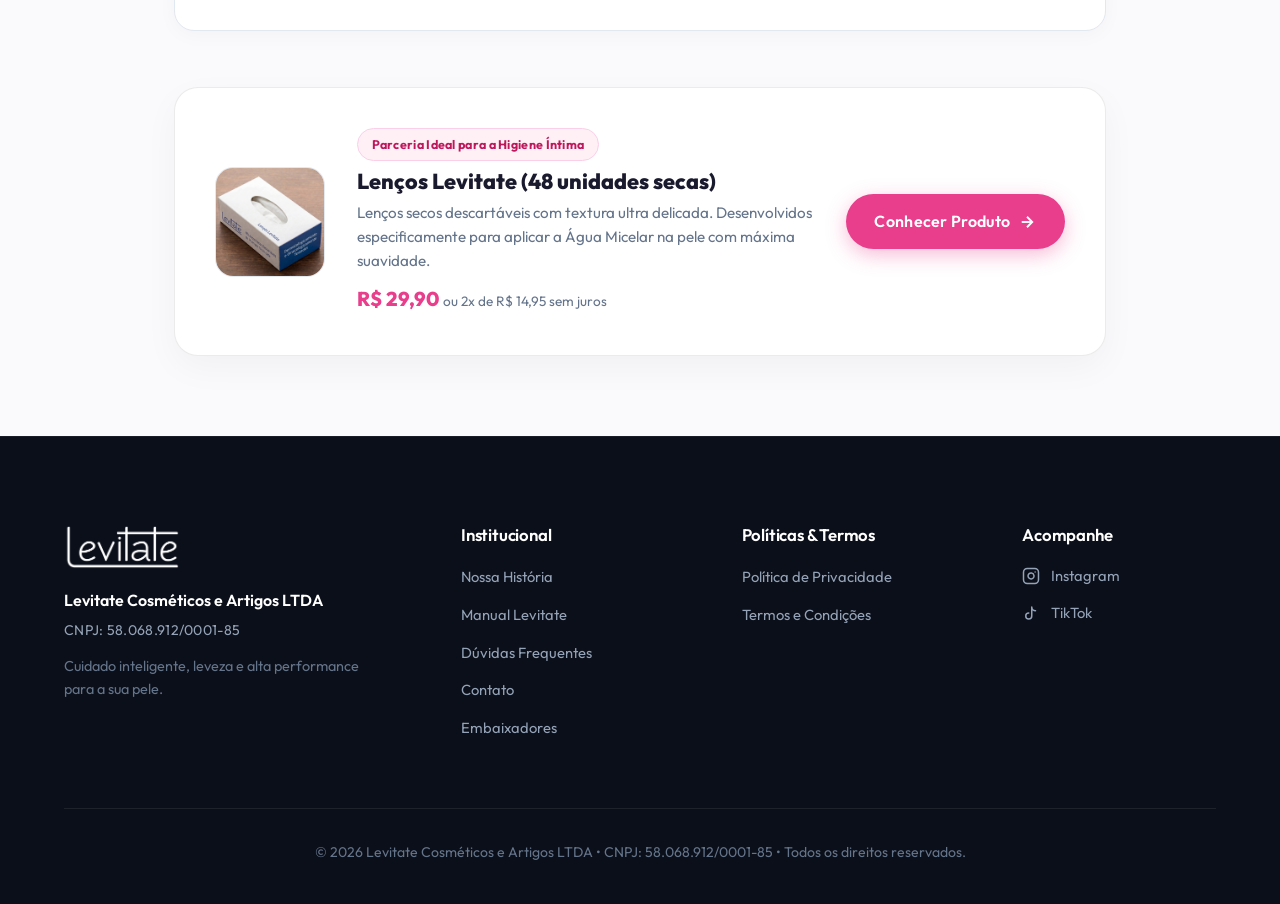
<file: manual-intima.html>
<!DOCTYPE html>
<html lang="pt-BR">
<head>
    <meta charset="UTF-8">
    <meta name="viewport" content="width=device-width, initial-scale=1.0">
    <title>Manual & FAQ: Higiene Íntima com Segurança • Levitate</title>
    <meta name="description" content="Manual ginecológico e FAQ científico sobre Higiene Íntima. Causas de odores fisiológicos, diferenciação de infecções, uso da Água Micelar e cuidados seguros.">
    <link rel="preconnect" href="https://fonts.googleapis.com">
    <link rel="preconnect" href="https://fonts.gstatic.com" crossorigin>
    <link href="https://fonts.googleapis.com/css2?family=Outfit:wght@300;400;500;600;700;800&display=swap" rel="stylesheet">
    <link rel="stylesheet" href="style.css?v=13">
</head>
<body class="manual-page-body">

    <!-- Navbar -->
    <nav class="navbar scrolled always-scrolled" id="navbar">
        <div class="navbar-container">
            <div class="logo">
                <a href="index.html#home">
                    <img src="logo.png" alt="Levitate" class="logo-img">
                </a>
            </div>
            <ul class="nav-links" id="navLinks">
                <li><a href="index.html#home">Home</a></li>
                <li><a href="index.html#produtos">Produtos</a></li>
                <li><a href="sobre.html">Nossa História</a></li>
                <li><a href="index.html#manuais">Manuais</a></li>
                <li><a href="embaixadores.html">Embaixadores</a></li>
                <li class="mobile-drawer-cta">
                    <a href="index.html#produtos">Comprar Produtos</a>
                </li>
            </ul>
            <div class="nav-actions">
                <button class="btn-icon" aria-label="Minha Conta" title="Minha Conta">
                    <svg width="22" height="22" viewBox="0 0 24 24" fill="none" stroke="currentColor" stroke-width="2" stroke-linecap="round" stroke-linejoin="round">
                        <path d="M20 21v-2a4 4 0 0 0-4-4H8a4 4 0 0 0-4 4v2"></path>
                        <circle cx="12" cy="7" r="4"></circle>
                    </svg>
                </button>
                <button class="btn-icon" id="openCartBtn" aria-label="Carrinho" title="Sacola de Compras">
                    <svg width="22" height="22" viewBox="0 0 24 24" fill="none" stroke="currentColor" stroke-width="2" stroke-linecap="round" stroke-linejoin="round">
                        <circle cx="9" cy="21" r="1"></circle>
                        <circle cx="20" cy="21" r="1"></circle>
                        <path d="M1 1h4l2.68 13.39a2 2 0 0 0 2 1.61h9.72a2 2 0 0 0 2-1.61L23 6H6"></path>
                    </svg>
                    <span id="navCartCount" class="nav-cart-badge">0</span>
                </button>
                <button class="hamburger-btn" id="hamburgerBtn" aria-label="Abrir menu" aria-expanded="false">
                    <span class="hamburger-line"></span>
                    <span class="hamburger-line"></span>
                    <span class="hamburger-line"></span>
                </button>
            </div>
        </div>
        <div class="mobile-backdrop" id="mobileBackdrop"></div>
    </nav>

    <!-- Header Hero com Busca Padronizado -->
    <header class="manual-faq-hero">
        <div class="manual-hero-container">
            <a href="index.html#manuais" class="back-nav">
                <svg width="18" height="18" viewBox="0 0 24 24" fill="none" stroke="currentColor" stroke-width="2.5"><polyline points="15 18 9 12 15 6"></polyline></svg>
                <span>Voltar aos Manuais</span>
            </a>
            <br>
            <span class="manual-hero-badge">Manual & FAQ Científico #03</span>
            <h1>Manual de Higiene Íntima</h1>
            <p style="margin-bottom: 0;">Protocolos ginecológicos e científicos para o cuidado diário da região íntima, preservação do microbioma e neutralização de odores fisiológicos.</p>
        </div>
    </header>

    <!-- Main FAQ Content (Dedicado ao Tópico 3: Higiene Íntima) -->
    <main class="manual-faq-content">
        <div class="faq-section-header">
            <h2>Perguntas Frequentes & Protocolo Íntimo</h2>
            <p>Clique em cada pergunta para expandir as orientações clínicas e científicas.</p>
        </div>

        <div class="faq-accordion-list" id="faqList">

            <!-- FAQ 1: Causas dos Odores Fisiológicos na Região Íntima -->
            <article class="faq-accordion-item open">
                <button class="faq-accordion-header" aria-expanded="true">
                    <span class="faq-question-title">
                        <span class="faq-q-badge">01</span>
                        O que compreende a "Região Íntima" e por que ocorrem os odores fisiológicos?
                    </span>
                    <span class="faq-accordion-toggle">
                        <svg width="18" height="18" viewBox="0 0 24 24" fill="none" stroke="currentColor" stroke-width="2.5"><polyline points="6 9 12 15 18 9"></polyline></svg>
                    </span>
                </button>
                <div class="faq-accordion-body">
                    <div class="faq-answer-text">
                        <p>
                            A <strong>Região Íntima</strong>, segundo o conceito clínico da Levitate, abrange os <strong>órgãos genitais externos (vulva, pênis e bolsa escrotal), o monte púbico, as virilhas, as raízes das coxas, o períneo, as pregas anais e a fenda interglútea</strong>.
                        </p>
                        <p>
                            Os odores ocorrem porque esta é uma área com muitas dobras de pele e pelos, altamente propensa a acumular restos de urina, fezes e secreções fisiológicas dos órgãos genitais:
                        </p>
                        <ul class="indication-list" style="margin: 0.8rem 0;">
                            <li><span class="indication-check">✔</span> <strong>Glândulas Apócrinas de Suor:</strong> A região possui glândulas apócrinas (as mesmas presentes nas axilas e mamilos), que são indiretamente responsáveis pelo odor característico de bromidrose quando há decomposição bacteriana.</li>
                            <li><span class="indication-check">✔</span> <strong>Produção de Esmegma:</strong> O prepúcio e o clitóris produzem o esmegma, uma secreção natural de consistência pastosa, coloração esbranquiçada e cheiro particular.</li>
                        </ul>
                        <div class="faq-callout">
                            <h5>💡 A Origem Científica do Odor</h5>
                            <p>O suor destas glândulas e o esmegma são <strong>naturalmente inodoros quando secretados</strong>. O odor fisiológico surge exclusivamente quando ocorre a decomposição bioquímica destes fluidos pelas bactérias da microbiota local.</p>
                        </div>
                    </div>
                </div>
            </article>

            <!-- FAQ 2: Odor Fisiológico vs. Infecção Genital -->
            <article class="faq-accordion-item">
                <button class="faq-accordion-header" aria-expanded="false">
                    <span class="faq-question-title">
                        <span class="faq-q-badge">02</span>
                        Como diferenciar um odor fisiológico normal de uma infecção genital?
                    </span>
                    <span class="faq-accordion-toggle">
                        <svg width="18" height="18" viewBox="0 0 24 24" fill="none" stroke="currentColor" stroke-width="2.5"><polyline points="6 9 12 15 18 9"></polyline></svg>
                    </span>
                </button>
                <div class="faq-accordion-body">
                    <div class="faq-answer-text">
                        <p>
                            <strong>A Água Micelar Levitate é um produto cosmético de higienização e não é um medicamento ou tratamento para infecções genitais.</strong>
                        </p>
                        <p>
                            <strong>Teste de Resposta Prática:</strong> Se o odor desaparecer logo após a higienização com o produto, é provável que a causa seja apenas fisiológica (acúmulo de suor, secreções e bactérias superficiais normais da pele). <strong>Caso o odor persista ou seja acompanhado de outros sintomas, é essencial procurar orientação médica (ginecologista ou urologista).</strong>
                        </p>

                        <div class="faq-callout" style="background: #FEF2F2; border-left-color: #EF4444;">
                            <h5 style="color: #991B1B;">🚨 Sinais de Alerta para Infecção Genital</h5>
                            <ul style="margin: 0.5rem 0 0 1.2rem; color: #7F1D1D; line-height: 1.6;">
                                <li><strong>Alterações de cor nas secreções:</strong> Tons esverdeados, acinzentados ou amarelo-escuros.</li>
                                <li><strong>Texturas anormais:</strong> Corrimentos com aspecto espumoso, grumoso (como leite talhado) ou excessivamente espessos.</li>
                                <li><strong>Sintomas associados:</strong> Dor pélvica, febre, sensação de ardor/queimação ao urinar ou comichão (coceira) persistente na mucosa.</li>
                            </ul>
                        </div>
                    </div>
                </div>
            </article>

            <!-- FAQ 3: Como a Água Micelar Levitate Atua -->
            <article class="faq-accordion-item">
                <button class="faq-accordion-header" aria-expanded="false">
                    <span class="faq-question-title">
                        <span class="faq-q-badge">03</span>
                        Como a Água Micelar Levitate atua na higienização da região íntima?
                    </span>
                    <span class="faq-accordion-toggle">
                        <svg width="18" height="18" viewBox="0 0 24 24" fill="none" stroke="currentColor" stroke-width="2.5"><polyline points="6 9 12 15 18 9"></polyline></svg>
                    </span>
                </button>
                <div class="faq-accordion-body">
                    <div class="faq-answer-text">
                        <p>
                            A fórmula foi desenvolvida com ativos biocompatíveis de alta tolerância dérmica que promovem limpeza profunda sem perturbar a flora benéfica:
                        </p>

                        <div class="faq-actives-grid">
                            <!-- Ativo 1: Micelas Inteligentes -->
                            <div class="faq-active-card">
                                <h4>🫧 Micelas Suaves</h4>
                                <p>
                                    Pequenas partículas polares que <strong>atraem e removem impurezas como restos de urina, fezes, menstruação, sêmen e excesso de oleosidade</strong> sem a necessidade de esfregar ou agredir a barreira cutânea.
                                </p>
                            </div>

                            <!-- Ativo 2: Trietilcitrato -->
                            <div class="faq-active-card">
                                <h4>🛡️ Trietilcitrato</h4>
                                <p>
                                    Ativo enzimático nobre que <strong>previne ativamente os odores</strong>, impedindo que as bactérias quebrem e decomponham as moléculas do suor e do esmegma.
                                </p>
                            </div>

                            <!-- Ativo 3: Farnesol -->
                            <div class="faq-active-card">
                                <h4>🧬 Farnesol</h4>
                                <p>
                                    Age de forma <strong>direta e seletiva nas bactérias causadoras do mau cheiro</strong>, preservando integralmente o equilíbrio do microbioma natural da área íntima externa.
                                </p>
                            </div>
                        </div>

                        <div class="faq-callout">
                            <h5>✨ Lenço Levitate Umedecido vs. Métodos Convencionais</h5>
                            <p>O uso do Lenço Levitate umedecido com a Água Micelar proporciona uma <strong>higienização consideravelmente mais eficaz que o papel higiênico seco ou o banho convencional</strong>, alcançando com maciez e precisão todas as dobras anatômicas da região.</p>
                        </div>
                    </div>
                </div>
            </article>

            <!-- FAQ 4: Modo de Utilização na Região Íntima -->
            <article class="faq-accordion-item">
                <button class="faq-accordion-header" aria-expanded="false">
                    <span class="faq-question-title">
                        <span class="faq-q-badge">04</span>
                        Qual é o modo correto de uso na vulva, no pênis e quais são as precauções?
                    </span>
                    <span class="faq-accordion-toggle">
                        <svg width="18" height="18" viewBox="0 0 24 24" fill="none" stroke="currentColor" stroke-width="2.5"><polyline points="6 9 12 15 18 9"></polyline></svg>
                    </span>
                </button>
                <div class="faq-accordion-body">
                    <div class="faq-answer-text">
                        <p>
                            A aplicação pode ser feita <strong>após o banho, após as necessidades fisiológicas ou sempre que se perceberem odores ao longo do dia</strong>. Aplique a Água Micelar no Lenço Levitate, friccionando delicadamente para retirar os resíduos.
                        </p>
                        <p>
                            <strong>Regra de Higiene Essencial:</strong> A limpeza deve ser realizada <strong>sempre no sentido da frente para trás</strong>, descartando o lenço no lixo comum imediatamente após o uso.
                        </p>

                        <div class="faq-step-guide">
                            <div class="faq-step-item">
                                <span class="faq-step-num">♀</span>
                                <div>
                                    <strong>Protocolo para Vulva:</strong>
                                    <p>Iniciar a aplicação delicadamente no clitóris (removendo o esmegma acumulado) e nos grandes e pequenos lábios externos. Higienizar em seguida o monte púbico, as virilhas e as raízes das coxas, finalizando a limpeza nas pregas anais e na área entre as nádegas (fenda interglútea).</p>
                                </div>
                            </div>
                            <div class="faq-step-item">
                                <span class="faq-step-num">♂</span>
                                <div>
                                    <strong>Protocolo para Pênis:</strong>
                                    <p>Iniciar a aplicação ao redor da base do pênis, prepúcio e na bolsa escrotal. Higienizar o monte púbico, as virilhas e as raízes das coxas, finalizando nas pregas anais e na área entre as nádegas.</p>
                                </div>
                            </div>
                        </div>

                        <div class="faq-callout">
                            <h5>⚠️ Precauções Clínicas e Frequência</h5>
                            <ul style="margin: 0.5rem 0 0 1.2rem; color: #065F46; line-height: 1.6;">
                                <li><strong>Frequência:</strong> O procedimento pode ser realizado com segurança <strong>até 3 vezes ao dia</strong>.</li>
                                <li><strong>Exclusivamente Externo:</strong> Aplicar unicamente nos órgãos genitais externos — <strong>nunca aplicar dentro do canal vaginal</strong>.</li>
                                <li><strong>Pele Íntegra:</strong> Não utilizar em pele irritada, escoriada ou com lesões abertas.</li>
                                <li><strong>Uso Consciente:</strong> O uso em excesso pode causar sensibilidade; caso isto ocorra, suspenda temporariamente o uso.</li>
                                <li><strong>Indicação:</strong> Produto destinado ao uso adulto. Grávidas e lactantes devem consultar o médico previamente.</li>
                            </ul>
                        </div>
                    </div>
                </div>
            </article>

            <!-- FAQ 5: Prevenção de Odores em Roupas Íntimas -->
            <article class="faq-accordion-item">
                <button class="faq-accordion-header" aria-expanded="false">
                    <span class="faq-question-title">
                        <span class="faq-q-badge">05</span>
                        Como prevenir odores em roupas íntimas e por que não usar o Neutralizador Têxtil nelas?
                    </span>
                    <span class="faq-accordion-toggle">
                        <svg width="18" height="18" viewBox="0 0 24 24" fill="none" stroke="currentColor" stroke-width="2.5"><polyline points="6 9 12 15 18 9"></polyline></svg>
                    </span>
                </button>
                <div class="faq-accordion-body">
                    <div class="faq-answer-text">
                        <p>
                            Cerca de <strong>90% dos odores persistentes em roupas íntimas (calcinhas e cuecas)</strong> são causados pela proliferação de bactérias e fungos que decompõem o suor, secreções e outros compostos absorvidos pelos tecidos.
                        </p>

                        <div class="faq-callout" style="background: #FFFBEB; border-left-color: #F59E0B;">
                            <h5 style="color: #92400E;">⚠️ Contraindicação: Neutralizador Têxtil em Peças Íntimas</h5>
                            <p style="color: #B45309;">
                                O <strong>Neutralizador Têxtil Levitate NÃO é indicado para uso em roupas íntimas</strong>. Como essas peças ficam em contato íntimo e contínuo com mucosas altamente sensíveis e vascularizadas, produtos têxteis convencionais não devem ser aplicados nelas.
                            </p>
                        </div>

                        <h4 style="font-size: 1.1rem; font-weight: 700; color: #0F172A; margin: 1.5rem 0 0.8rem;">Como Eliminar Microrganismos em Roupas Íntimas com Segurança:</h4>
                        
                        <div class="faq-step-guide">
                            <div class="faq-step-item">
                                <span class="faq-step-num">1</span>
                                <div>
                                    <strong>Lavagem com Água Quente:</strong>
                                    <p>Lave calcinhas e cuecas com água morna/quente (acima de 60°C quando o tecido permitir), o que promove a desnaturação térmica das proteínas de bactérias e fungos sem químicos residuais.</p>
                                </div>
                            </div>
                            <div class="faq-step-item">
                                <span class="faq-step-num">2</span>
                                <div>
                                    <strong>Uso do Ferro de Passar / Engomar:</strong>
                                    <p>Passar o ferro quente na área do fundilho e das costuras elimina eficazmente os microrganismos remanescentes através do calor seco, garantindo máxima segurança ginecológica e dermatológica.</p>
                                </div>
                            </div>
                        </div>
                    </div>
                </div>
            </article>

        </div>

        <!-- Product Highlight Card (CTA) -->
        <div class="faq-product-cta">
            <img src="produto_lencos.jpg" alt="Lenços Levitate 48 unidades">
            <div class="faq-product-cta-info">
                <span class="pdp-tag tag-featured" style="margin-bottom: 0.5rem; display: inline-block;">Parceria Ideal para a Higiene Íntima</span>
                <h3>Lenços Levitate (48 unidades secas)</h3>
                <p>Lenços secos descartáveis com textura ultra delicada. Desenvolvidos especificamente para aplicar a Água Micelar na pele com máxima suavidade.</p>
                <div class="faq-product-price">R$ 29,90 <span style="font-size: 0.85rem; color: #64748B; font-weight: normal;">ou 2x de R$ 14,95 sem juros</span></div>
            </div>
            <div>
                <a href="produto-lencos.html" class="btn-primary" style="padding: 0.95rem 1.8rem; font-size: 1rem; text-decoration: none; display: inline-flex; align-items: center; gap: 0.5rem;">
                    <span>Conhecer Produto</span>
                    <svg width="18" height="18" viewBox="0 0 24 24" fill="none" stroke="currentColor" stroke-width="2.5"><line x1="5" y1="12" x2="19" y2="12"></line><polyline points="12 5 19 12 12 19"></polyline></svg>
                </a>
            </div>
        </div>

    </main>

    <!-- Mini-Cart Side Drawer (Sacola) -->
    <div class="cart-drawer-overlay" id="cartOverlay"></div>
    <aside class="cart-drawer" id="cartDrawer" aria-label="Sua Sacola de Compras">
        <div class="cart-drawer-header">
            <h3>
                <span>Sua Sacola</span>
                <span class="cart-badge-count" id="drawerCartCount">0</span>
            </h3>
            <button class="btn-close-cart" id="btnCloseCart" aria-label="Fechar sacola">
                <svg width="22" height="22" viewBox="0 0 24 24" fill="none" stroke="currentColor" stroke-width="2.5"><line x1="18" y1="6" x2="6" y2="18"></line><line x1="6" y1="6" x2="18" y2="18"></line></svg>
            </button>
        </div>
        <div class="cart-free-shipping-bar">
            <span id="shippingBarText">Faltam R$ 99,00 para você ganhar <strong>Frete Grátis</strong>!</span>
            <div class="shipping-bar-track">
                <div class="shipping-bar-progress" id="shippingProgress" style="width: 0%;"></div>
            </div>
        </div>
        <div class="cart-drawer-body" id="cartItemsList"></div>
        <div class="cart-drawer-footer">
            <div class="cart-summary-subtotal">
                <span>Subtotal:</span>
                <span id="cartSubtotalValue">R$ 0,00</span>
            </div>
            <button class="btn-checkout-cart" id="btnCheckout" onclick="alert('Redirecionando para o Checkout Seguro Levitate...')">
                <span>Finalizar Compra</span>
                <svg width="18" height="18" viewBox="0 0 24 24" fill="none" stroke="currentColor" stroke-width="2.5"><line x1="5" y1="12" x2="19" y2="12"></line><polyline points="12 5 19 12 12 19"></polyline></svg>
            </button>
            <button class="btn-keep-shopping" id="btnKeepShopping">Continuar Comprando</button>
        </div>
    </aside>

    <!-- Footer -->
    <footer class="footer">
        <div class="footer-content">
            <div class="brand">
                <a href="index.html#home">
                    <img src="logo.png" alt="Levitate" class="logo-img footer-logo">
                </a>
                <p class="company-name">Levitate Cosméticos e Artigos LTDA</p>
                <p class="company-cnpj">CNPJ: 58.068.912/0001-85</p>
                <p class="brand-tagline">Cuidado inteligente, leveza e alta performance para a sua pele.</p>
            </div>
            <div class="links">
                <h4>Institucional</h4>
                <ul>
                    <li><a href="sobre.html">Nossa História</a></li>
                    <li><a href="index.html#manuais">Manual Levitate</a></li>
                    <li><a href="index.html#faq">Dúvidas Frequentes</a></li>
                    <li><a href="index.html#contato">Contato</a></li>
                    <li><a href="embaixadores.html">Embaixadores</a></li>
                </ul>
            </div>
            <div class="links">
                <h4>Políticas & Termos</h4>
                <ul>
                    <li><a href="index.html#privacidade">Política de Privacidade</a></li>
                    <li><a href="index.html#termos">Termos e Condições</a></li>
                </ul>
            </div>
            <div class="socials">
                <h4>Acompanhe</h4>
                <div class="social-icons">
                    <a href="https://instagram.com" target="_blank" rel="noopener">
                        <svg width="18" height="18" viewBox="0 0 24 24" fill="none" stroke="currentColor" stroke-width="2" stroke-linecap="round" stroke-linejoin="round"><rect x="2" y="2" width="20" height="20" rx="5" ry="5"></rect><path d="M16 11.37A4 4 0 1 1 12.63 8 4 4 0 0 1 16 11.37z"></path><line x1="17.5" y1="6.5" x2="17.51" y2="6.5"></line></svg>
                        <span>Instagram</span>
                    </a>
                    <a href="https://tiktok.com" target="_blank" rel="noopener">
                        <svg width="18" height="18" viewBox="0 0 24 24" fill="none" stroke="currentColor" stroke-width="2" stroke-linecap="round" stroke-linejoin="round"><path d="M9 12a4 4 0 1 0 4 4V4a5 5 0 0 0 5 5"></path></svg>
                        <span>TikTok</span>
                    </a>
                </div>
            </div>
        </div>
        <div class="footer-bottom">
            <div class="footer-bottom-container">
                <p>&copy; 2026 Levitate Cosméticos e Artigos LTDA • CNPJ: 58.068.912/0001-85 • Todos os direitos reservados.</p>
            </div>
        </div>
    </footer>

    <!-- Scripts -->
    <script src="nav.js"></script>
    <script src="cart.js"></script>
    <script src="js/auth.js"></script>
    <script>
        document.addEventListener('DOMContentLoaded', () => {
            // FAQ Accordion Toggle
            const accordionHeaders = document.querySelectorAll('.faq-accordion-header');
            accordionHeaders.forEach(header => {
                header.addEventListener('click', () => {
                    const item = header.closest('.faq-accordion-item');
                    const isOpen = item.classList.contains('open');
                    
                    // Toggle current item
                    item.classList.toggle('open');
                    header.setAttribute('aria-expanded', !isOpen);
                });
            });
        });
    </script>
</body>
</html>
</file>
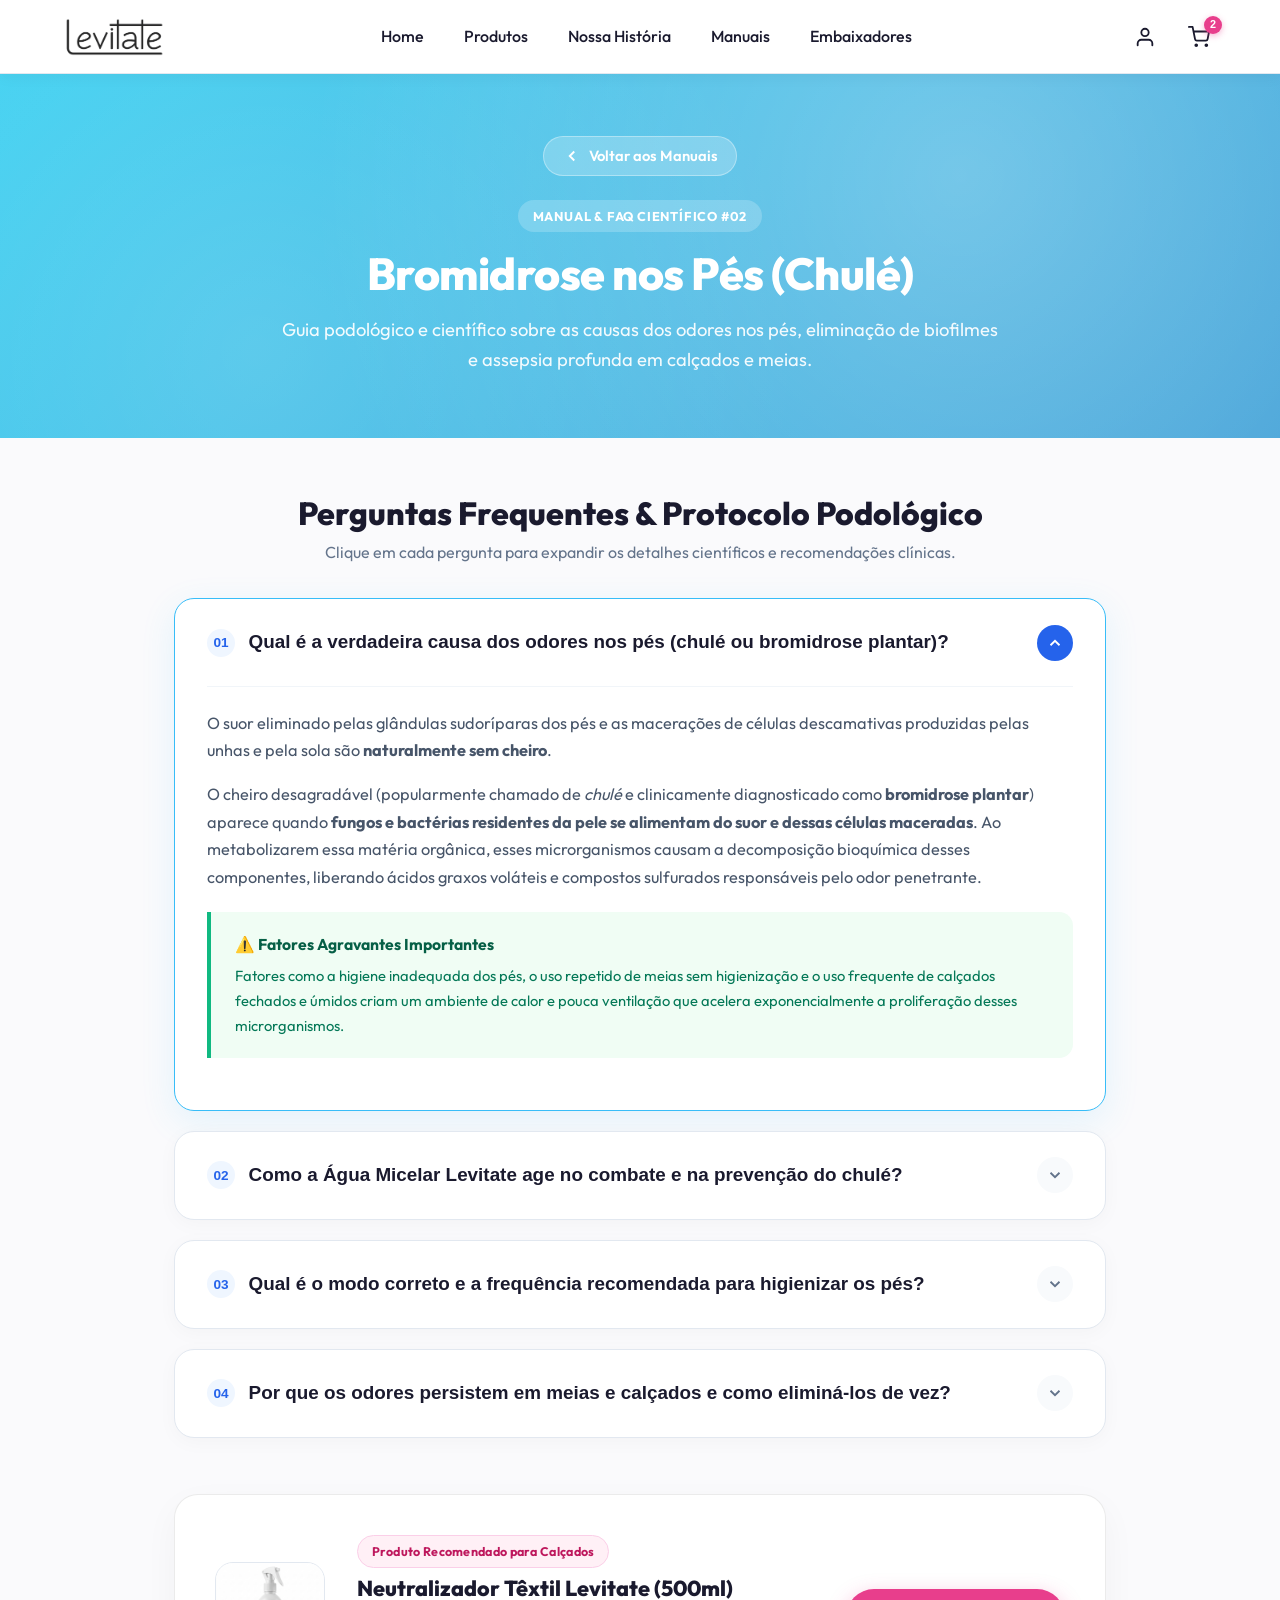
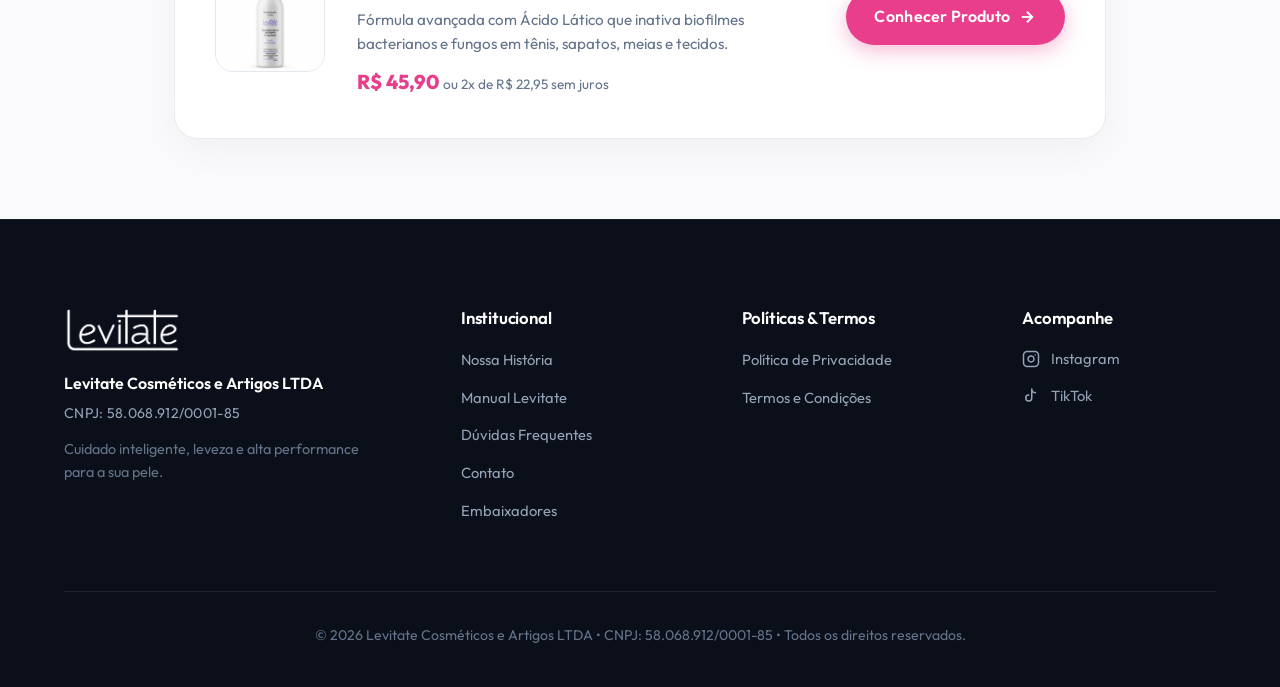
<file: manual-pes.html>
<!DOCTYPE html>
<html lang="pt-BR">
<head>
    <meta charset="UTF-8">
    <meta name="viewport" content="width=device-width, initial-scale=1.0">
    <title>Manual & FAQ: Bromidrose nos Pés (Chulé) • Levitate</title>
    <meta name="description" content="Manual podológico e FAQ científico sobre Bromidrose nos Pés (Chulé) e calçados. Causas, eliminação de biofilmes, higienização com Água Micelar e assepsia têxtil.">
    <link rel="preconnect" href="https://fonts.googleapis.com">
    <link rel="preconnect" href="https://fonts.gstatic.com" crossorigin>
    <link href="https://fonts.googleapis.com/css2?family=Outfit:wght@300;400;500;600;700;800&display=swap" rel="stylesheet">
    <link rel="stylesheet" href="style.css?v=13">
</head>
<body class="manual-page-body">

    <!-- Navbar -->
    <nav class="navbar scrolled always-scrolled" id="navbar">
        <div class="navbar-container">
            <div class="logo">
                <a href="index.html#home">
                    <img src="logo.png" alt="Levitate" class="logo-img">
                </a>
            </div>
            <ul class="nav-links" id="navLinks">
                <li><a href="index.html#home">Home</a></li>
                <li><a href="index.html#produtos">Produtos</a></li>
                <li><a href="sobre.html">Nossa História</a></li>
                <li><a href="index.html#manuais">Manuais</a></li>
                <li><a href="embaixadores.html">Embaixadores</a></li>
                <li class="mobile-drawer-cta">
                    <a href="index.html#produtos">Comprar Produtos</a>
                </li>
            </ul>
            <div class="nav-actions">
                <button class="btn-icon" aria-label="Minha Conta" title="Minha Conta">
                    <svg width="22" height="22" viewBox="0 0 24 24" fill="none" stroke="currentColor" stroke-width="2" stroke-linecap="round" stroke-linejoin="round">
                        <path d="M20 21v-2a4 4 0 0 0-4-4H8a4 4 0 0 0-4 4v2"></path>
                        <circle cx="12" cy="7" r="4"></circle>
                    </svg>
                </button>
                <button class="btn-icon" id="openCartBtn" aria-label="Carrinho" title="Sacola de Compras">
                    <svg width="22" height="22" viewBox="0 0 24 24" fill="none" stroke="currentColor" stroke-width="2" stroke-linecap="round" stroke-linejoin="round">
                        <circle cx="9" cy="21" r="1"></circle>
                        <circle cx="20" cy="21" r="1"></circle>
                        <path d="M1 1h4l2.68 13.39a2 2 0 0 0 2 1.61h9.72a2 2 0 0 0 2-1.61L23 6H6"></path>
                    </svg>
                    <span id="navCartCount" class="nav-cart-badge">0</span>
                </button>
                <button class="hamburger-btn" id="hamburgerBtn" aria-label="Abrir menu" aria-expanded="false">
                    <span class="hamburger-line"></span>
                    <span class="hamburger-line"></span>
                    <span class="hamburger-line"></span>
                </button>
            </div>
        </div>
        <div class="mobile-backdrop" id="mobileBackdrop"></div>
    </nav>

    <!-- Header Hero com Busca Padronizado -->
    <header class="manual-faq-hero">
        <div class="manual-hero-container">
            <a href="index.html#manuais" class="back-nav">
                <svg width="18" height="18" viewBox="0 0 24 24" fill="none" stroke="currentColor" stroke-width="2.5"><polyline points="15 18 9 12 15 6"></polyline></svg>
                <span>Voltar aos Manuais</span>
            </a>
            <br>
            <span class="manual-hero-badge">Manual & FAQ Científico #02</span>
            <h1>Bromidrose nos Pés (Chulé)</h1>
            <p style="margin-bottom: 0;">Guia podológico e científico sobre as causas dos odores nos pés, eliminação de biofilmes e assepsia profunda em calçados e meias.</p>
        </div>
    </header>

    <!-- Main FAQ Content (Dedicado ao Tópico 2: Bromidrose nos Pés - Chulé) -->
    <main class="manual-faq-content">
        <div class="faq-section-header">
            <h2>Perguntas Frequentes & Protocolo Podológico</h2>
            <p>Clique em cada pergunta para expandir os detalhes científicos e recomendações clínicas.</p>
        </div>

        <div class="faq-accordion-list" id="faqList">

            <!-- FAQ 1: Causas dos Odores nos Pés (Chulé) -->
            <article class="faq-accordion-item open">
                <button class="faq-accordion-header" aria-expanded="true">
                    <span class="faq-question-title">
                        <span class="faq-q-badge">01</span>
                        Qual é a verdadeira causa dos odores nos pés (chulé ou bromidrose plantar)?
                    </span>
                    <span class="faq-accordion-toggle">
                        <svg width="18" height="18" viewBox="0 0 24 24" fill="none" stroke="currentColor" stroke-width="2.5"><polyline points="6 9 12 15 18 9"></polyline></svg>
                    </span>
                </button>
                <div class="faq-accordion-body">
                    <div class="faq-answer-text">
                        <p>
                            O suor eliminado pelas glândulas sudoríparas dos pés e as macerações de células descamativas produzidas pelas unhas e pela sola são <strong>naturalmente sem cheiro</strong>.
                        </p>
                        <p>
                            O cheiro desagradável (popularmente chamado de <em>chulé</em> e clinicamente diagnosticado como <strong>bromidrose plantar</strong>) aparece quando <strong>fungos e bactérias residentes da pele se alimentam do suor e dessas células maceradas</strong>. Ao metabolizarem essa matéria orgânica, esses microrganismos causam a decomposição bioquímica desses componentes, liberando ácidos graxos voláteis e compostos sulfurados responsáveis pelo odor penetrante.
                        </p>
                        <div class="faq-callout">
                            <h5>⚠️ Fatores Agravantes Importantes</h5>
                            <p>Fatores como a higiene inadequada dos pés, o uso repetido de meias sem higienização e o uso frequente de calçados fechados e úmidos criam um ambiente de calor e pouca ventilação que acelera exponencialmente a proliferação desses microrganismos.</p>
                        </div>
                    </div>
                </div>
            </article>

            <!-- FAQ 2: Ação da Água Micelar Levitate nos Pés -->
            <article class="faq-accordion-item">
                <button class="faq-accordion-header" aria-expanded="false">
                    <span class="faq-question-title">
                        <span class="faq-q-badge">02</span>
                        Como a Água Micelar Levitate age no combate e na prevenção do chulé?
                    </span>
                    <span class="faq-accordion-toggle">
                        <svg width="18" height="18" viewBox="0 0 24 24" fill="none" stroke="currentColor" stroke-width="2.5"><polyline points="6 9 12 15 18 9"></polyline></svg>
                    </span>
                </button>
                <div class="faq-accordion-body">
                    <div class="faq-answer-text">
                        <p>
                            A Água Micelar Corporal Levitate atua diretamente na causa raiz da bromidrose através da sinergia entre três pilares de alta performance dermatológica:
                        </p>

                        <div class="faq-actives-grid">
                            <!-- Ativo 1: Farnesol -->
                            <div class="faq-active-card">
                                <h4>🧬 Farnesol</h4>
                                <p>
                                    Ativo biocompatível de alta seletividade que <strong>rompe os biofilmes</strong> (estruturas protetoras formadas por bactérias e fungos que aderem firmemente à pele) e inativa esses microrganismos, mantendo o microbioma saudável da pele preservado.
                                </p>
                            </div>

                            <!-- Ativo 2: Trietilcitrato -->
                            <div class="faq-active-card">
                                <h4>🛡️ Trietilcitrato</h4>
                                <p>
                                    Ativo nobre inibidor enzimático que <strong>atua na prevenção de odores ao impedir que as bactérias decomponham o suor</strong>, interrompendo a cadeia química de formação do mau cheiro antes mesmo que ele apareça.
                                </p>
                            </div>

                            <!-- Ativo 3: Micelas -->
                            <div class="faq-active-card">
                                <h4>🫧 Micelas Inteligentes</h4>
                                <p>
                                    Componentes da fórmula que <strong>atraem como ímãs e removem de forma delicada as células maceradas, fragmentos de tecidos e biofilmes indesejados</strong>, que normalmente permanecem nos pés mesmo após a limpeza convencional do banho.
                                </p>
                            </div>
                        </div>

                        <p style="margin-top: 1.2rem;">
                            Ao contrário dos talcos comuns que formam pastas abrasivas ao se misturar com o suor, a Água Micelar limpa profundamente sem obstruir os poros, respeitando o pH dérmico.
                        </p>
                    </div>
                </div>
            </article>

            <!-- FAQ 3: Modo de Higienização dos Pés -->
            <article class="faq-accordion-item">
                <button class="faq-accordion-header" aria-expanded="false">
                    <span class="faq-question-title">
                        <span class="faq-q-badge">03</span>
                        Qual é o modo correto e a frequência recomendada para higienizar os pés?
                    </span>
                    <span class="faq-accordion-toggle">
                        <svg width="18" height="18" viewBox="0 0 24 24" fill="none" stroke="currentColor" stroke-width="2.5"><polyline points="6 9 12 15 18 9"></polyline></svg>
                    </span>
                </button>
                <div class="faq-accordion-body">
                    <div class="faq-answer-text">
                        <p>
                            A aplicação pode ser realizada <strong>logo após o banho</strong> ou <strong>sempre que notar odores ao longo do dia</strong> (inclusive após a prática de exercícios físicos ou longas jornadas com calçados fechados).
                        </p>
                        
                        <div class="faq-step-guide">
                            <div class="faq-step-item">
                                <span class="faq-step-num">1</span>
                                <div>
                                    <strong>Aplicação no Lenço:</strong>
                                    <p>Aplique a Água Micelar Levitate generosamente sobre o Lenço Levitate seco descartável.</p>
                                </div>
                            </div>
                            <div class="faq-step-item">
                                <span class="faq-step-num">2</span>
                                <div>
                                    <strong>Fricção Delicada e Completa:</strong>
                                    <p>Friccione o lenço de maneira delicada na pele para remover todos os resíduos e células maceradas presentes entre os dedos, nas unhas, nos calcanhares e na sola dos pés.</p>
                                </div>
                            </div>
                            <div class="faq-step-item">
                                <span class="faq-step-num">3</span>
                                <div>
                                    <strong>Descarte Prático:</strong>
                                    <p>Descarte o lenço utilizado em lixo comum. Não há necessidade de enxágue com água — a pele absorve os ativos hidratantes rapidamente.</p>
                                </div>
                            </div>
                        </div>

                        <div class="faq-callout">
                            <h5>⏱️ Frequência Recomendada</h5>
                            <p>O processo pode ser repetido com segurança <strong>até 3 vezes ao dia</strong>. Por conter Pantenol e Aloe Vera, o protocolo hidrata e preserva a barreira cutânea sem ressecamento ou descamação.</p>
                        </div>
                    </div>
                </div>
            </article>

            <!-- FAQ 4: Odores e Higienização em Meias e Calçados -->
            <article class="faq-accordion-item">
                <button class="faq-accordion-header" aria-expanded="false">
                    <span class="faq-question-title">
                        <span class="faq-q-badge">04</span>
                        Por que os odores persistem em meias e calçados e como eliminá-los de vez?
                    </span>
                    <span class="faq-accordion-toggle">
                        <svg width="18" height="18" viewBox="0 0 24 24" fill="none" stroke="currentColor" stroke-width="2.5"><polyline points="6 9 12 15 18 9"></polyline></svg>
                    </span>
                </button>
                <div class="faq-accordion-body">
                    <div class="faq-answer-text">
                        <p>
                            <strong>A Causa da Persistência nos Calçados:</strong> Os odores persistentes nos calçados e meias ocorrem porque <strong>fungos e bactérias aderem de forma intensa às fibras dos tecidos</strong> (especialmente em palmilhas, forros sintéticos, costuras de algodão e meias esportivas). Nesses locais, eles constroem um <strong>biofilme protetor denso que a lavagem normal de roupas não consegue remover</strong>, reativando o cheiro assim que o calçado entra em contato com o calor do pé.
                        </p>
                        
                        <p>
                            <strong>A Solução Tecnológica:</strong> O <strong>Ácido Lático</strong> presente na fórmula do <em>Neutralizador Têxtil Levitate</em> atua rompendo e inativando esses biofilmes e microrganismos entranhados nas fibras têxteis, neutralizando os odores de forma química e profunda, sem mascarar com perfumes pesados.
                        </p>

                        <h4 style="font-size: 1.1rem; font-weight: 700; color: #0F172A; margin: 1.5rem 0 0.8rem;">Modo de Uso do Neutralizador nos Calçados e Meias:</h4>

                        <div class="faq-step-guide">
                            <div class="faq-step-item">
                                <span class="faq-step-num">1</span>
                                <div>
                                    <strong>Preparação da Peça:</strong>
                                    <p>Pendure o vestuário ou posicione o calçado (tênis, meias, sapatilhas, sapatos sociais), preferencialmente já seco e limpo.</p>
                                </div>
                            </div>
                            <div class="faq-step-item">
                                <span class="faq-step-num">2</span>
                                <div>
                                    <strong>Borrife a Distância Adequada:</strong>
                                    <p>Borrife o Neutralizador Têxtil Levitate mantendo uma distância de <strong>30 cm</strong>, de modo a umedecer o tecido e o interior do calçado de maneira uniforme.</p>
                                </div>
                            </div>
                            <div class="faq-step-item">
                                <span class="faq-step-num">3</span>
                                <div>
                                    <strong>Secagem Completa:</strong>
                                    <p>Aguarde a secagem completa das peças antes de calçá-las ou utilizá-las novamente. Seus tecidos estarão livres de microrganismos e protegidos contra novos odores.</p>
                                </div>
                            </div>
                        </div>

                        <div class="faq-callout">
                            <h5>👟 Dica para Tênis de Academia e Calçados Esportivos</h5>
                            <p>Retire as palmilhas (caso sejam removíveis) e aplique o spray tanto na palmilha quanto no forro interno do calçado para uma assepsia têxtil de 360 graus.</p>
                        </div>
                    </div>
                </div>
            </article>

        </div>

        <!-- Product Highlight Card (CTA) -->
        <div class="faq-product-cta">
            <img src="produto_neutralizador.jpg" alt="Neutralizador Têxtil Levitate">
            <div class="faq-product-cta-info">
                <span class="pdp-tag tag-featured" style="margin-bottom: 0.5rem; display: inline-block;">Produto Recomendado para Calçados</span>
                <h3>Neutralizador Têxtil Levitate (500ml)</h3>
                <p>Fórmula avançada com Ácido Lático que inativa biofilmes bacterianos e fungos em tênis, sapatos, meias e tecidos.</p>
                <div class="faq-product-price">R$ 45,90 <span style="font-size: 0.85rem; color: #64748B; font-weight: normal;">ou 2x de R$ 22,95 sem juros</span></div>
            </div>
            <div>
                <a href="produto-neutralizador-textil.html" class="btn-primary" style="padding: 0.95rem 1.8rem; font-size: 1rem; text-decoration: none; display: inline-flex; align-items: center; gap: 0.5rem;">
                    <span>Conhecer Produto</span>
                    <svg width="18" height="18" viewBox="0 0 24 24" fill="none" stroke="currentColor" stroke-width="2.5"><line x1="5" y1="12" x2="19" y2="12"></line><polyline points="12 5 19 12 12 19"></polyline></svg>
                </a>
            </div>
        </div>

    </main>

    <!-- Mini-Cart Side Drawer (Sacola) -->
    <div class="cart-drawer-overlay" id="cartOverlay"></div>
    <aside class="cart-drawer" id="cartDrawer" aria-label="Sua Sacola de Compras">
        <div class="cart-drawer-header">
            <h3>
                <span>Sua Sacola</span>
                <span class="cart-badge-count" id="drawerCartCount">0</span>
            </h3>
            <button class="btn-close-cart" id="btnCloseCart" aria-label="Fechar sacola">
                <svg width="22" height="22" viewBox="0 0 24 24" fill="none" stroke="currentColor" stroke-width="2.5"><line x1="18" y1="6" x2="6" y2="18"></line><line x1="6" y1="6" x2="18" y2="18"></line></svg>
            </button>
        </div>
        <div class="cart-free-shipping-bar">
            <span id="shippingBarText">Faltam R$ 99,00 para você ganhar <strong>Frete Grátis</strong>!</span>
            <div class="shipping-bar-track">
                <div class="shipping-bar-progress" id="shippingProgress" style="width: 0%;"></div>
            </div>
        </div>
        <div class="cart-drawer-body" id="cartItemsList"></div>
        <div class="cart-drawer-footer">
            <div class="cart-summary-subtotal">
                <span>Subtotal:</span>
                <span id="cartSubtotalValue">R$ 0,00</span>
            </div>
            <button class="btn-checkout-cart" id="btnCheckout" onclick="alert('Redirecionando para o Checkout Seguro Levitate...')">
                <span>Finalizar Compra</span>
                <svg width="18" height="18" viewBox="0 0 24 24" fill="none" stroke="currentColor" stroke-width="2.5"><line x1="5" y1="12" x2="19" y2="12"></line><polyline points="12 5 19 12 12 19"></polyline></svg>
            </button>
            <button class="btn-keep-shopping" id="btnKeepShopping">Continuar Comprando</button>
        </div>
    </aside>

    <!-- Footer -->
    <footer class="footer">
        <div class="footer-content">
            <div class="brand">
                <a href="index.html#home">
                    <img src="logo.png" alt="Levitate" class="logo-img footer-logo">
                </a>
                <p class="company-name">Levitate Cosméticos e Artigos LTDA</p>
                <p class="company-cnpj">CNPJ: 58.068.912/0001-85</p>
                <p class="brand-tagline">Cuidado inteligente, leveza e alta performance para a sua pele.</p>
            </div>
            <div class="links">
                <h4>Institucional</h4>
                <ul>
                    <li><a href="sobre.html">Nossa História</a></li>
                    <li><a href="index.html#manuais">Manual Levitate</a></li>
                    <li><a href="index.html#faq">Dúvidas Frequentes</a></li>
                    <li><a href="index.html#contato">Contato</a></li>
                    <li><a href="embaixadores.html">Embaixadores</a></li>
                </ul>
            </div>
            <div class="links">
                <h4>Políticas & Termos</h4>
                <ul>
                    <li><a href="index.html#privacidade">Política de Privacidade</a></li>
                    <li><a href="index.html#termos">Termos e Condições</a></li>
                </ul>
            </div>
            <div class="socials">
                <h4>Acompanhe</h4>
                <div class="social-icons">
                    <a href="https://instagram.com" target="_blank" rel="noopener">
                        <svg width="18" height="18" viewBox="0 0 24 24" fill="none" stroke="currentColor" stroke-width="2" stroke-linecap="round" stroke-linejoin="round"><rect x="2" y="2" width="20" height="20" rx="5" ry="5"></rect><path d="M16 11.37A4 4 0 1 1 12.63 8 4 4 0 0 1 16 11.37z"></path><line x1="17.5" y1="6.5" x2="17.51" y2="6.5"></line></svg>
                        <span>Instagram</span>
                    </a>
                    <a href="https://tiktok.com" target="_blank" rel="noopener">
                        <svg width="18" height="18" viewBox="0 0 24 24" fill="none" stroke="currentColor" stroke-width="2" stroke-linecap="round" stroke-linejoin="round"><path d="M9 12a4 4 0 1 0 4 4V4a5 5 0 0 0 5 5"></path></svg>
                        <span>TikTok</span>
                    </a>
                </div>
            </div>
        </div>
        <div class="footer-bottom">
            <div class="footer-bottom-container">
                <p>&copy; 2026 Levitate Cosméticos e Artigos LTDA • CNPJ: 58.068.912/0001-85 • Todos os direitos reservados.</p>
            </div>
        </div>
    </footer>

    <!-- Scripts -->
    <script src="nav.js"></script>
    <script src="cart.js"></script>
    <script src="js/auth.js"></script>
    <script>
        document.addEventListener('DOMContentLoaded', () => {
            // FAQ Accordion Toggle
            const accordionHeaders = document.querySelectorAll('.faq-accordion-header');
            accordionHeaders.forEach(header => {
                header.addEventListener('click', () => {
                    const item = header.closest('.faq-accordion-item');
                    const isOpen = item.classList.contains('open');
                    
                    // Toggle current item
                    item.classList.toggle('open');
                    header.setAttribute('aria-expanded', !isOpen);
                });
            });
        });
    </script>
</body>
</html>
</file>
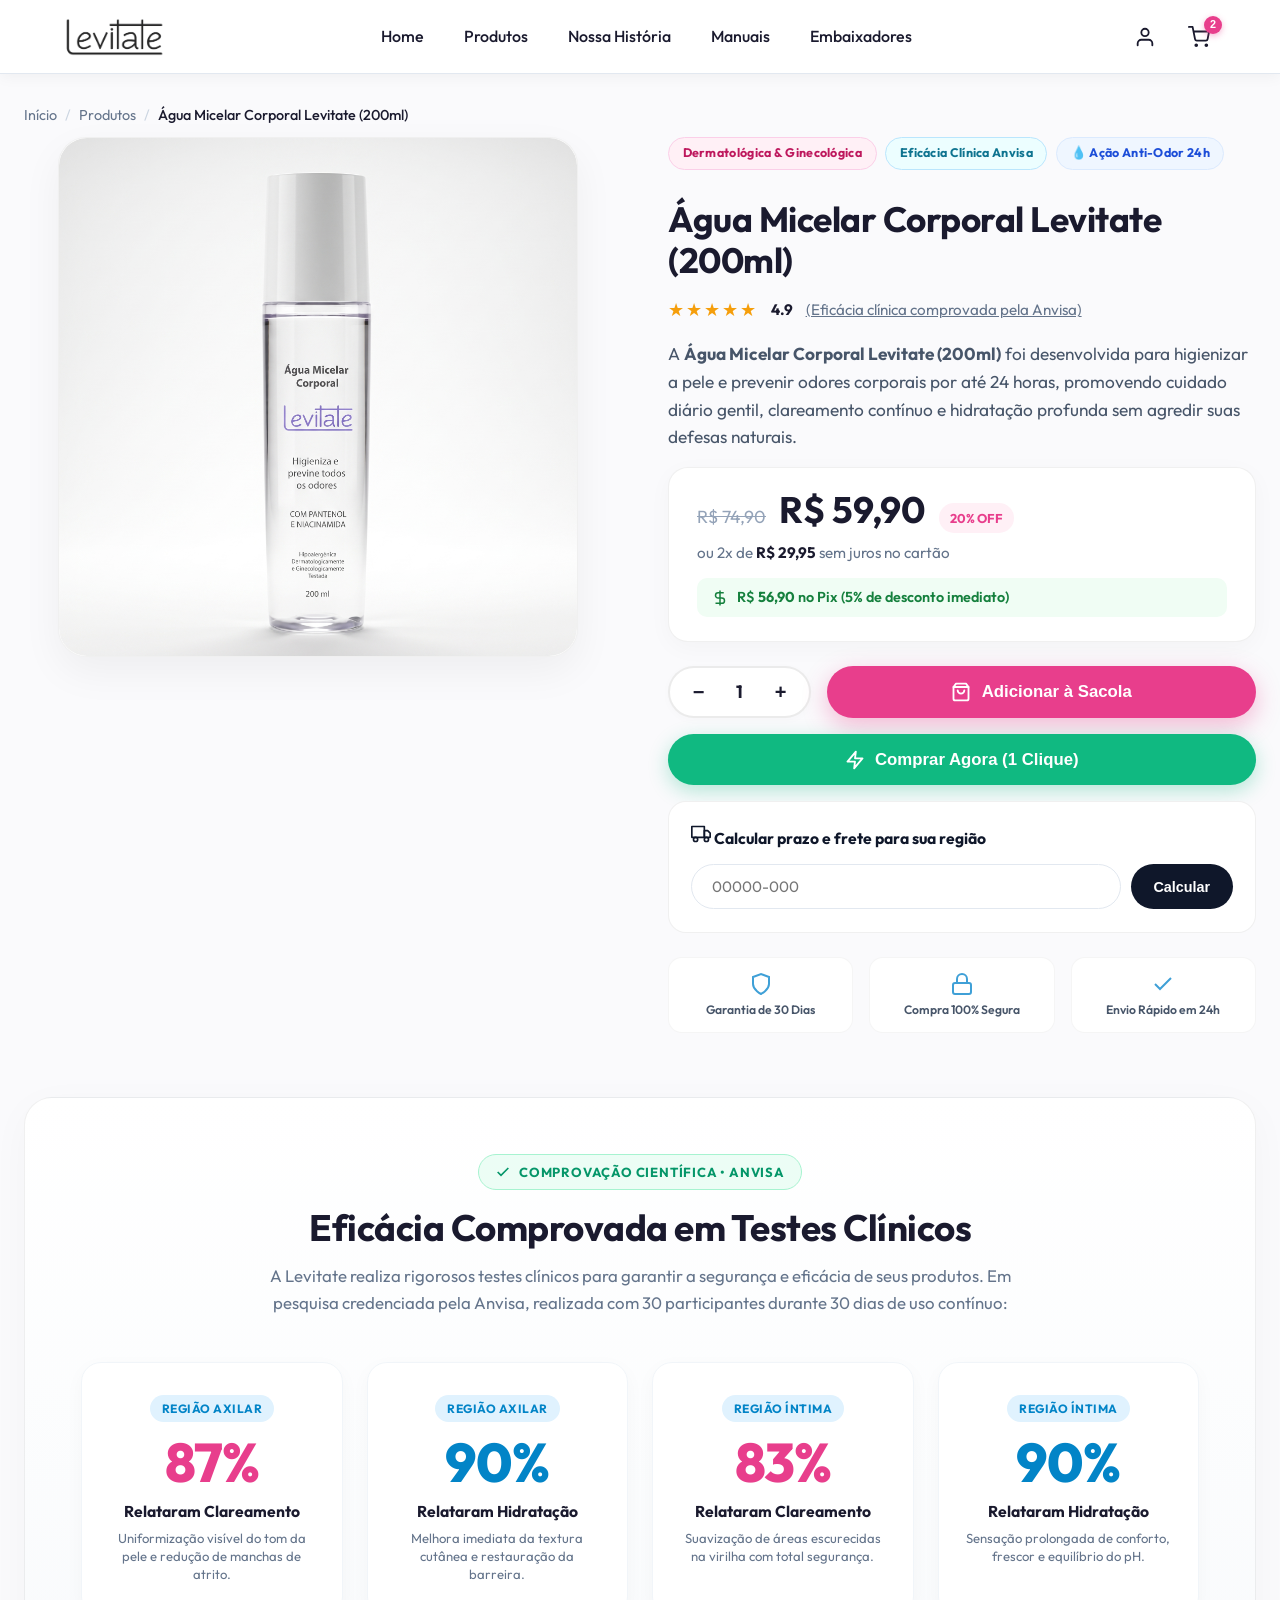
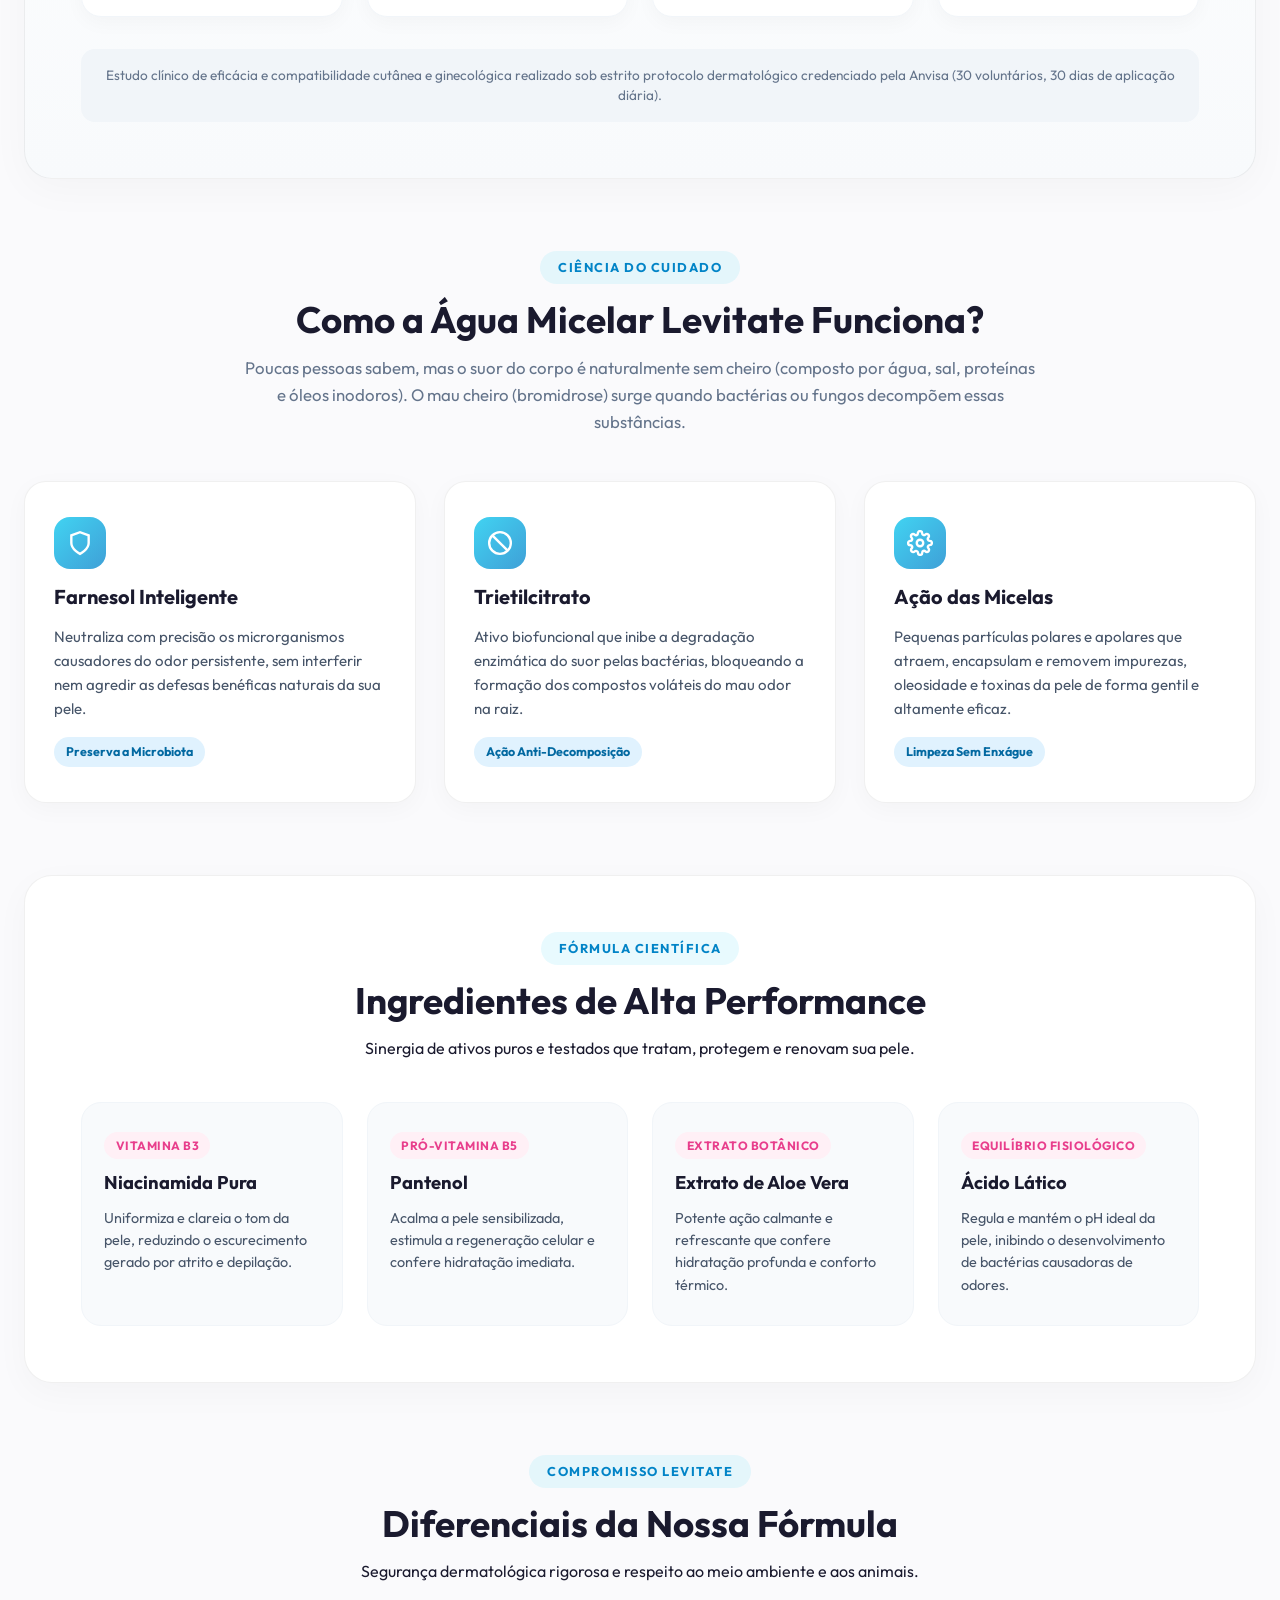
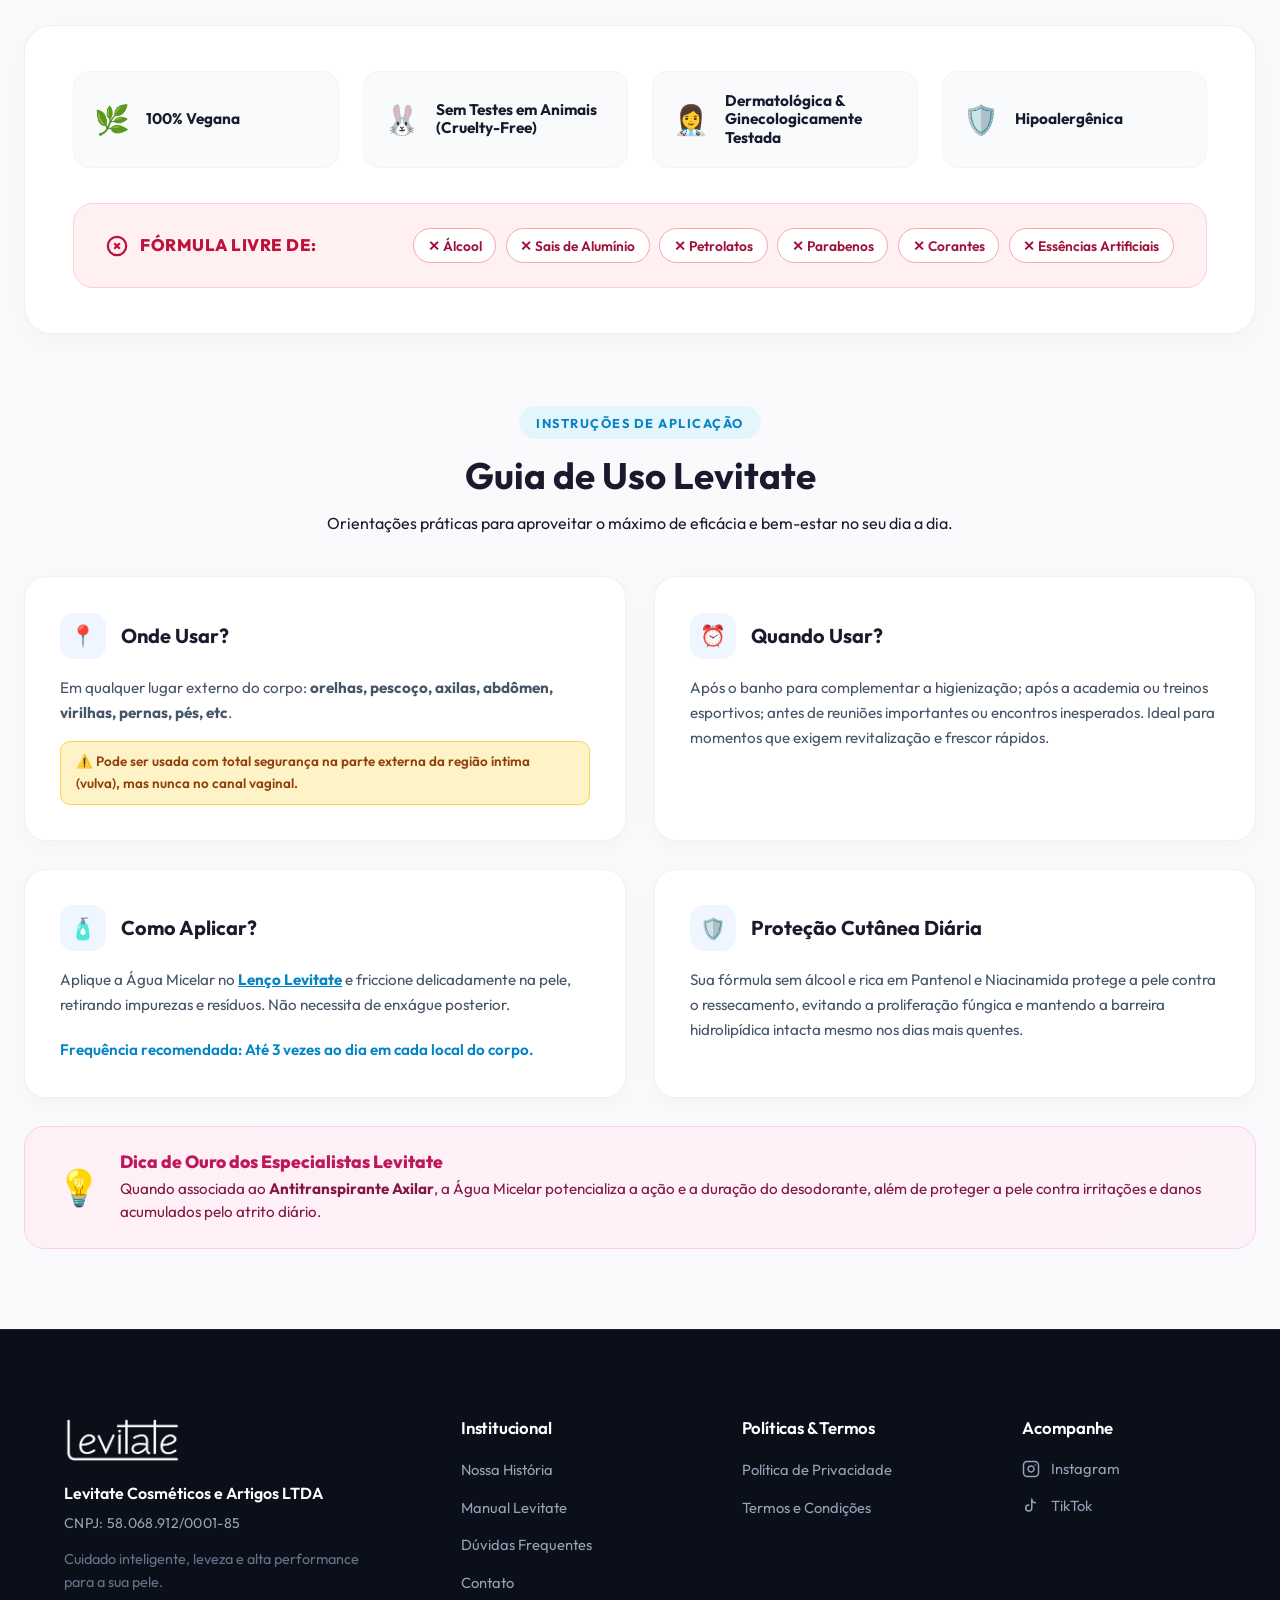
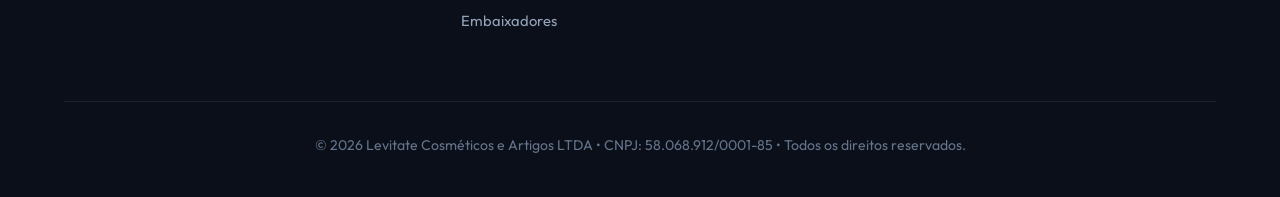
<file: produto-agua-micelar.html>
<!DOCTYPE html>
<html lang="pt-BR">
<head>
    <meta charset="UTF-8">
    <meta name="viewport" content="width=device-width, initial-scale=1.0">
    <title>Água Micelar Corporal Levitate (200ml) • Cuidado Corporal Inteligente</title>
    <meta name="description" content="Água Micelar Corporal Levitate (200ml). Higieniza e previne odores corporais por até 24h sem agredir a pele. Com Niacinamida, Pantenol, Ácido Lático e Aloe Vera.">
    <link rel="preconnect" href="https://fonts.googleapis.com">
    <link rel="preconnect" href="https://fonts.gstatic.com" crossorigin>
    <link href="https://fonts.googleapis.com/css2?family=Outfit:wght@300;400;500;600;700;800&display=swap" rel="stylesheet">
    <link rel="stylesheet" href="style.css?v=4">
</head>
<body class="pdp-page-body">

    <!-- Navbar -->
    <nav class="navbar scrolled always-scrolled" id="navbar">
        <div class="navbar-container">
            <div class="logo">
                <a href="index.html#home">
                    <img src="logo.png" alt="Levitate" class="logo-img">
                </a>
            </div>
            <ul class="nav-links" id="navLinks">
                <li><a href="index.html#home">Home</a></li>
                <li><a href="index.html#produtos">Produtos</a></li>
                <li><a href="sobre.html">Nossa História</a></li>
                <li><a href="index.html#manuais">Manuais</a></li>
                <li><a href="embaixadores.html">Embaixadores</a></li>
                <li class="mobile-drawer-cta">
                    <a href="#comprar">Comprar Agora</a>
                </li>
            </ul>
            <div class="nav-actions">
                <button class="btn-icon" aria-label="Minha Conta" title="Minha Conta">
                    <svg width="22" height="22" viewBox="0 0 24 24" fill="none" stroke="currentColor" stroke-width="2" stroke-linecap="round" stroke-linejoin="round">
                        <path d="M20 21v-2a4 4 0 0 0-4-4H8a4 4 0 0 0-4 4v2"></path>
                        <circle cx="12" cy="7" r="4"></circle>
                    </svg>
                </button>
                <button class="btn-icon" id="openCartBtn" aria-label="Carrinho" title="Sacola de Compras">
                    <svg width="22" height="22" viewBox="0 0 24 24" fill="none" stroke="currentColor" stroke-width="2" stroke-linecap="round" stroke-linejoin="round">
                        <circle cx="9" cy="21" r="1"></circle>
                        <circle cx="20" cy="21" r="1"></circle>
                        <path d="M1 1h4l2.68 13.39a2 2 0 0 0 2 1.61h9.72a2 2 0 0 0 2-1.61L23 6H6"></path>
                    </svg>
                    <span id="navCartCount" class="nav-cart-badge">0</span>
                </button>
                <button class="hamburger-btn" id="hamburgerBtn" aria-label="Abrir menu" aria-expanded="false">
                    <span class="hamburger-line"></span>
                    <span class="hamburger-line"></span>
                    <span class="hamburger-line"></span>
                </button>
            </div>
        </div>
        <div class="mobile-backdrop" id="mobileBackdrop"></div>
    </nav>

    <div class="pdp-page-wrapper">
        <!-- Breadcrumb -->
        <div class="breadcrumb-container">
            <nav class="breadcrumb" aria-label="Navegação">
                <a href="index.html">Início</a>
                <span class="breadcrumb-separator">/</span>
                <a href="index.html#produtos">Produtos</a>
                <span class="breadcrumb-separator">/</span>
                <span class="breadcrumb-current">Água Micelar Corporal Levitate (200ml)</span>
            </nav>
        </div>

        <!-- Main Product Section -->
        <main class="pdp-container" id="comprar">
            
            <!-- Grid: Produto & Compra -->
            <div class="pdp-grid">
                
                <!-- Left: Imagem Oficial do Produto (Único Frasco 200ml) -->
                <div class="pdp-gallery">
                    <div class="gallery-main-view">
                        <img id="mainProductImg" src="produto_agua_micelar.jpg" alt="Água Micelar Corporal Levitate 200ml">
                    </div>
                </div>

                <!-- Right: Detalhes e Compra -->
                <div class="pdp-info">
                    <div class="pdp-badges-row">
                        <span class="pdp-tag tag-featured">Dermatológica & Ginecológica</span>
                        <span class="pdp-tag tag-clean">Eficácia Clínica Anvisa</span>
                        <span class="pdp-tag tag-blue">💧 Ação Anti-Odor 24h</span>
                    </div>
                    <h1 class="pdp-title">Água Micelar Corporal Levitate (200ml)</h1>

                    <!-- Rating -->
                    <div class="pdp-rating-row">
                        <div class="pdp-rating-stars">★★★★★</div>
                        <span class="pdp-rating-score">4.9</span>
                        <span class="pdp-rating-count"><a href="#testes-clinicos">(Eficácia clínica comprovada pela Anvisa)</a></span>
                    </div>

                    <!-- 1. O que é -->
                    <p class="pdp-lead-text">
                        A <strong>Água Micelar Corporal Levitate (200ml)</strong> foi desenvolvida para higienizar a pele e prevenir odores corporais por até 24 horas, promovendo cuidado diário gentil, clareamento contínuo e hidratação profunda sem agredir suas defesas naturais.
                    </p>

                    <!-- Pricing Box -->
                    <div class="pdp-price-card">
                        <div class="price-row-top">
                            <span class="price-original">R$ 74,90</span>
                            <span class="price-current-value">R$ 59,90</span>
                            <span class="price-off-tag">20% OFF</span>
                        </div>
                        <div class="price-installments-text">
                            ou 2x de <strong>R$ 29,95</strong> sem juros no cartão
                        </div>
                        <div class="pix-discount-banner">
                            <svg width="18" height="18" viewBox="0 0 24 24" fill="none" stroke="currentColor" stroke-width="2"><path d="M12 2v20M17 5H9.5a3.5 3.5 0 0 0 0 7h5a3.5 3.5 0 0 1 0 7H6"></path></svg>
                            <span>R$ <strong>56,90</strong> no Pix (5% de desconto imediato)</span>
                        </div>
                    </div>

                    <!-- Quantidade e Ação -->
                    <div class="pdp-action-area">
                        <div class="quantity-add-row">
                            <!-- Stepper de Quantidade -->
                            <div class="qty-stepper" aria-label="Quantidade de frascos de 200ml">
                                <button type="button" class="qty-btn" id="btnQtyMinus" aria-label="Diminuir quantidade">−</button>
                                <span class="qty-number" id="qtyDisplay">1</span>
                                <button type="button" class="qty-btn" id="btnQtyPlus" aria-label="Aumentar quantidade">+</button>
                            </div>

                            <!-- Botão Adicionar à Sacola -->
                            <button type="button" class="btn-add-cart-large" id="btnAddToCart">
                                <svg width="20" height="20" viewBox="0 0 24 24" fill="none" stroke="currentColor" stroke-width="2.2" stroke-linecap="round" stroke-linejoin="round">
                                    <path d="M6 2L3 6v14a2 2 0 0 0 2 2h14a2 2 0 0 0 2-2V6l-3-4z"></path>
                                    <line x1="3" y1="6" x2="21" y2="6"></line>
                                    <path d="M16 10a4 4 0 0 1-8 0"></path>
                                </svg>
                                <span>Adicionar à Sacola</span>
                            </button>
                        </div>

                        <!-- Botão Compra Rápida -->
                        <button type="button" class="btn-buy-instant" id="btnBuyInstant">
                            <svg width="20" height="20" viewBox="0 0 24 24" fill="none" stroke="currentColor" stroke-width="2.2" stroke-linecap="round" stroke-linejoin="round">
                                <polygon points="13 2 3 14 12 14 11 22 21 10 12 10 13 2"></polygon>
                            </svg>
                            <span>Comprar Agora (1 Clique)</span>
                        </button>
                    </div>

                    <!-- Simulador de Frete -->
                    <div class="pdp-shipping-box">
                        <div class="shipping-title">
                            <svg width="20" height="20" viewBox="0 0 24 24" fill="none" stroke="currentColor" stroke-width="2" stroke-linecap="round" stroke-linejoin="round">
                                <rect x="1" y="3" width="15" height="13"></rect>
                                <polygon points="16 8 20 8 23 11 23 16 16 16 16 8"></polygon>
                                <circle cx="5.5" cy="18.5" r="2.5"></circle>
                                <circle cx="18.5" cy="18.5" r="2.5"></circle>
                            </svg>
                            <span>Calcular prazo e frete para sua região</span>
                        </div>
                        <div class="shipping-input-group">
                            <input type="text" class="shipping-input" id="cepInput" placeholder="00000-000" maxlength="9" aria-label="Digite seu CEP">
                            <button type="button" class="btn-calc-cep" id="btnCalcCep">Calcular</button>
                        </div>
                        <div class="shipping-results-output" id="shippingOutput">
                            <div class="shipping-row-item">
                                <span>PAC Econômico (3 a 5 dias úteis):</span>
                                <strong class="shipping-free-tag">Grátis para pedidos a partir de R$ 99</strong>
                            </div>
                            <div class="shipping-row-item">
                                <span>Sedex Expresso (1 a 2 dias úteis):</span>
                                <strong>R$ 16,90</strong>
                            </div>
                        </div>
                    </div>

                    <!-- Selos de Confiança -->
                    <div class="pdp-trust-icons">
                        <div class="trust-icon-box">
                            <svg width="24" height="24" viewBox="0 0 24 24" fill="none" stroke="currentColor" stroke-width="2"><path d="M12 22s8-4 8-10V5l-8-3-8 3v7c0 6 8 10 8 10z"></path></svg>
                            <span>Garantia de 30 Dias</span>
                        </div>
                        <div class="trust-icon-box">
                            <svg width="24" height="24" viewBox="0 0 24 24" fill="none" stroke="currentColor" stroke-width="2"><rect x="3" y="11" width="18" height="11" rx="2" ry="2"></rect><path d="M7 11V7a5 5 0 0 1 10 0v4"></path></svg>
                            <span>Compra 100% Segura</span>
                        </div>
                        <div class="trust-icon-box">
                            <svg width="24" height="24" viewBox="0 0 24 24" fill="none" stroke="currentColor" stroke-width="2"><polyline points="20 6 9 17 4 12"></polyline></svg>
                            <span>Envio Rápido em 24h</span>
                        </div>
                    </div>

                </div>
            </div>

            <!-- 5. Eficácia Comprovada (Testes Clínicos Anvisa) -->
            <section class="clinical-section" id="testes-clinicos">
                <div class="clinical-header">
                    <span class="clinical-badge-pill">
                        <svg width="16" height="16" viewBox="0 0 24 24" fill="none" stroke="currentColor" stroke-width="2.5"><polyline points="20 6 9 17 4 12"></polyline></svg>
                        Comprovação Científica • Anvisa
                    </span>
                    <h2>Eficácia Comprovada em Testes Clínicos</h2>
                    <p>
                        A Levitate realiza rigorosos testes clínicos para garantir a segurança e eficácia de seus produtos. Em pesquisa credenciada pela Anvisa, realizada com 30 participantes durante 30 dias de uso contínuo:
                    </p>
                </div>

                <div class="clinical-stats-grid">
                    <!-- Stat 1 -->
                    <div class="clinical-stat-card">
                        <span class="stat-region-tag">Região Axilar</span>
                        <div class="stat-number">87%</div>
                        <div class="stat-label">Relataram Clareamento</div>
                        <p class="stat-desc">Uniformização visível do tom da pele e redução de manchas de atrito.</p>
                    </div>

                    <!-- Stat 2 -->
                    <div class="clinical-stat-card">
                        <span class="stat-region-tag">Região Axilar</span>
                        <div class="stat-number cyan-accent">90%</div>
                        <div class="stat-label">Relataram Hidratação</div>
                        <p class="stat-desc">Melhora imediata da textura cutânea e restauração da barreira.</p>
                    </div>

                    <!-- Stat 3 -->
                    <div class="clinical-stat-card">
                        <span class="stat-region-tag">Região Íntima</span>
                        <div class="stat-number">83%</div>
                        <div class="stat-label">Relataram Clareamento</div>
                        <p class="stat-desc">Suavização de áreas escurecidas na virilha com total segurança.</p>
                    </div>

                    <!-- Stat 4 -->
                    <div class="clinical-stat-card">
                        <span class="stat-region-tag">Região Íntima</span>
                        <div class="stat-number cyan-accent">90%</div>
                        <div class="stat-label">Relataram Hidratação</div>
                        <p class="stat-desc">Sensação prolongada de conforto, frescor e equilíbrio do pH.</p>
                    </div>
                </div>

                <div class="clinical-disclaimer-box">
                    Estudo clínico de eficácia e compatibilidade cutânea e ginecológica realizado sob estrito protocolo dermatológico credenciado pela Anvisa (30 voluntários, 30 dias de aplicação diária).
                </div>
            </section>

            <!-- 2. Como a Água Micelar Funciona? -->
            <section class="science-section">
                <div class="science-header">
                    <span class="section-badge">Ciência do Cuidado</span>
                    <h2>Como a Água Micelar Levitate Funciona?</h2>
                    <p>
                        Poucas pessoas sabem, mas o suor do corpo é naturalmente sem cheiro (composto por água, sal, proteínas e óleos inodoros). O mau cheiro (bromidrose) surge quando bactérias ou fungos decompõem essas substâncias.
                    </p>
                </div>

                <div class="science-grid">
                    <!-- Card 1: Farnesol -->
                    <div class="science-card">
                        <div class="science-icon-box">
                            <svg width="26" height="26" viewBox="0 0 24 24" fill="none" stroke="currentColor" stroke-width="2.2"><path d="M12 22s8-4 8-10V5l-8-3-8 3v7c0 6 8 10 8 10z"></path></svg>
                        </div>
                        <h3>Farnesol Inteligente</h3>
                        <p>
                            Neutraliza com precisão os microrganismos causadores do odor persistente, sem interferir nem agredir as defesas benéficas naturais da sua pele.
                        </p>
                        <span class="science-tag-highlight">Preserva a Microbiota</span>
                    </div>

                    <!-- Card 2: Trietilcitrato -->
                    <div class="science-card">
                        <div class="science-icon-box">
                            <svg width="26" height="26" viewBox="0 0 24 24" fill="none" stroke="currentColor" stroke-width="2.2"><circle cx="12" cy="12" r="10"></circle><line x1="4.93" y1="4.93" x2="19.07" y2="19.07"></line></svg>
                        </div>
                        <h3>Trietilcitrato</h3>
                        <p>
                            Ativo biofuncional que inibe a degradação enzimática do suor pelas bactérias, bloqueando a formação dos compostos voláteis do mau odor na raiz.
                        </p>
                        <span class="science-tag-highlight">Ação Anti-Decomposição</span>
                    </div>

                    <!-- Card 3: Ação das Micelas -->
                    <div class="science-card">
                        <div class="science-icon-box">
                            <svg width="26" height="26" viewBox="0 0 24 24" fill="none" stroke="currentColor" stroke-width="2.2"><circle cx="12" cy="12" r="3"></circle><path d="M19.4 15a1.65 1.65 0 0 0 .33 1.82l.06.06a2 2 0 0 1 0 2.83 2 2 0 0 1-2.83 0l-.06-.06a1.65 1.65 0 0 0-1.82-.33 1.65 1.65 0 0 0-1 1.51V21a2 2 0 0 1-2 2 2 2 0 0 1-2-2v-.09A1.65 1.65 0 0 0 9 19.4a1.65 1.65 0 0 0-1.82.33l-.06.06a2 2 0 0 1-2.83 0 2 2 0 0 1 0-2.83l.06-.06a1.65 1.65 0 0 0 .33-1.82 1.65 1.65 0 0 0-1.51-1H3a2 2 0 0 1-2-2 2 2 0 0 1 2-2h.09A1.65 1.65 0 0 0 4.6 9a1.65 1.65 0 0 0-.33-1.82l-.06-.06a2 2 0 0 1 0-2.83 2 2 0 0 1 2.83 0l.06.06a1.65 1.65 0 0 0 1.82.33H9a1.65 1.65 0 0 0 1-1.51V3a2 2 0 0 1 2-2 2 2 0 0 1 2 2v.09a1.65 1.65 0 0 0 1 1.51 1.65 1.65 0 0 0 1.82-.33l.06-.06a2 2 0 0 1 2.83 0 2 2 0 0 1 0 2.83l-.06.06a1.65 1.65 0 0 0-.33 1.82V9a1.65 1.65 0 0 0 1.51 1H21a2 2 0 0 1 2 2 2 2 0 0 1-2 2h-.09a1.65 1.65 0 0 0-1.51 1z"></path></svg>
                        </div>
                        <h3>Ação das Micelas</h3>
                        <p>
                            Pequenas partículas polares e apolares que atraem, encapsulam e removem impurezas, oleosidade e toxinas da pele de forma gentil e altamente eficaz.
                        </p>
                        <span class="science-tag-highlight">Limpeza Sem Enxágue</span>
                    </div>
                </div>
            </section>

            <!-- 3. Ingredientes de Alta Performance -->
            <section class="ingredients-section">
                <div class="ingredients-header">
                    <span class="section-badge">Fórmula Científica</span>
                    <h2>Ingredientes de Alta Performance</h2>
                    <p>Sinergia de ativos puros e testados que tratam, protegem e renovam sua pele.</p>
                </div>

                <div class="ingredients-grid-4">
                    <!-- Niacinamida -->
                    <div class="ingredient-item-box">
                        <span class="ingredient-pill">Vitamina B3</span>
                        <h4>Niacinamida Pura</h4>
                        <p>Uniformiza e clareia o tom da pele, reduzindo o escurecimento gerado por atrito e depilação.</p>
                    </div>

                    <!-- Pantenol -->
                    <div class="ingredient-item-box">
                        <span class="ingredient-pill">Pró-Vitamina B5</span>
                        <h4>Pantenol</h4>
                        <p>Acalma a pele sensibilizada, estimula a regeneração celular e confere hidratação imediata.</p>
                    </div>

                    <!-- Aloe Vera -->
                    <div class="ingredient-item-box">
                        <span class="ingredient-pill">Extrato Botânico</span>
                        <h4>Extrato de Aloe Vera</h4>
                        <p>Potente ação calmante e refrescante que confere hidratação profunda e conforto térmico.</p>
                    </div>

                    <!-- Ácido Lático -->
                    <div class="ingredient-item-box">
                        <span class="ingredient-pill">Equilíbrio Fisiológico</span>
                        <h4>Ácido Lático</h4>
                        <p>Regula e mantém o pH ideal da pele, inibindo o desenvolvimento de bactérias causadoras de odores.</p>
                    </div>
                </div>
            </section>

            <!-- 4. Diferenciais da Fórmula (Selos e Badges) -->
            <section class="formula-clean-section">
                <div class="formula-clean-header">
                    <span class="section-badge">Compromisso Levitate</span>
                    <h2>Diferenciais da Nossa Fórmula</h2>
                    <p>Segurança dermatológica rigorosa e respeito ao meio ambiente e aos animais.</p>
                </div>

                <div class="formula-clean-container">
                    <!-- 4 Selos principais -->
                    <div class="seals-row-five">
                        <div class="seal-pill-card">
                            <span class="seal-emoji-icon">🌿</span>
                            <h5>100% Vegana</h5>
                        </div>
                        <div class="seal-pill-card">
                            <span class="seal-emoji-icon">🐰</span>
                            <h5>Sem Testes em Animais (Cruelty-Free)</h5>
                        </div>
                        <div class="seal-pill-card">
                            <span class="seal-emoji-icon">👩‍⚕️</span>
                            <h5>Dermatológica & Ginecologicamente Testada</h5>
                        </div>
                        <div class="seal-pill-card">
                            <span class="seal-emoji-icon">🛡️</span>
                            <h5>Hipoalergênica</h5>
                        </div>
                    </div>

                    <!-- Banner Livre de -->
                    <div class="free-from-banner">
                        <div class="free-from-title">
                            <svg width="22" height="22" viewBox="0 0 24 24" fill="none" stroke="currentColor" stroke-width="2.5"><circle cx="12" cy="12" r="10"></circle><line x1="15" y1="9" x2="9" y2="15"></line><line x1="9" y1="9" x2="15" y2="15"></line></svg>
                            <span>Fórmula Livre de:</span>
                        </div>
                        <div class="free-from-items-wrap">
                            <span class="free-tag-item">✕ Álcool</span>
                            <span class="free-tag-item">✕ Sais de Alumínio</span>
                            <span class="free-tag-item">✕ Petrolatos</span>
                            <span class="free-tag-item">✕ Parabenos</span>
                            <span class="free-tag-item">✕ Corantes</span>
                            <span class="free-tag-item">✕ Essências Artificiais</span>
                        </div>
                    </div>
                </div>
            </section>

            <!-- 6. Guia de Uso Completo -->
            <section class="usage-guide-section">
                <div class="usage-guide-header">
                    <span class="section-badge">Instruções de Aplicação</span>
                    <h2>Guia de Uso Levitate</h2>
                    <p>Orientações práticas para aproveitar o máximo de eficácia e bem-estar no seu dia a dia.</p>
                </div>

                <div class="usage-cards-grid">
                    <!-- Onde usar? -->
                    <div class="usage-card">
                        <div class="usage-card-header">
                            <div class="usage-icon-bubble">📍</div>
                            <h3>Onde Usar?</h3>
                        </div>
                        <p>
                            Em qualquer lugar externo do corpo: <strong>orelhas, pescoço, axilas, abdômen, virilhas, pernas, pés, etc</strong>.
                        </p>
                        <div class="usage-warning-box">
                            ⚠️ Pode ser usada com total segurança na parte externa da região íntima (vulva), mas nunca no canal vaginal.
                        </div>
                    </div>

                    <!-- Quando usar? -->
                    <div class="usage-card">
                        <div class="usage-card-header">
                            <div class="usage-icon-bubble">⏰</div>
                            <h3>Quando Usar?</h3>
                        </div>
                        <p>
                            Após o banho para complementar a higienização; após a academia ou treinos esportivos; antes de reuniões importantes ou encontros inesperados. Ideal para momentos que exigem revitalização e frescor rápidos.
                        </p>
                    </div>

                    <!-- Como aplicar? -->
                    <div class="usage-card">
                        <div class="usage-card-header">
                            <div class="usage-icon-bubble">🧴</div>
                            <h3>Como Aplicar?</h3>
                        </div>
                        <p>
                            Aplique a Água Micelar no <strong><a href="produto-lencos.html" style="color: #0284C7; text-decoration: underline;">Lenço Levitate</a></strong> e friccione delicadamente na pele, retirando impurezas e resíduos. Não necessita de enxágue posterior.
                        </p>
                        <p style="font-weight: 600; color: #0284C7; margin-top: 0.2rem;">
                            Frequência recomendada: Até 3 vezes ao dia em cada local do corpo.
                        </p>
                    </div>

                    <!-- Potencializador -->
                    <div class="usage-card">
                        <div class="usage-card-header">
                            <div class="usage-icon-bubble">🛡️</div>
                            <h3>Proteção Cutânea Diária</h3>
                        </div>
                        <p>
                            Sua fórmula sem álcool e rica em Pantenol e Niacinamida protege a pele contra o ressecamento, evitando a proliferação fúngica e mantendo a barreira hidrolipídica intacta mesmo nos dias mais quentes.
                        </p>
                    </div>
                </div>

                <!-- Dica Extra Banner -->
                <div class="extra-tip-banner">
                    <span class="extra-tip-icon">💡</span>
                    <div class="extra-tip-content">
                        <h4>Dica de Ouro dos Especialistas Levitate</h4>
                        <p>
                            Quando associada ao <strong>Antitranspirante Axilar</strong>, a Água Micelar potencializa a ação e a duração do desodorante, além de proteger a pele contra irritações e danos acumulados pelo atrito diário.
                        </p>
                    </div>
                </div>
            </section>

        </main>
    </div>

    <!-- Mini-Cart Side Drawer (Sacola) -->
    <div class="cart-drawer-overlay" id="cartOverlay"></div>
    <aside class="cart-drawer" id="cartDrawer" aria-label="Sua Sacola de Compras">
        <div class="cart-drawer-header">
            <h3>
                <span>Sua Sacola</span>
                <span class="cart-badge-count" id="drawerCartCount">0</span>
            </h3>
            <button class="btn-close-cart" id="btnCloseCart" aria-label="Fechar sacola">
                <svg width="22" height="22" viewBox="0 0 24 24" fill="none" stroke="currentColor" stroke-width="2.5"><line x1="18" y1="6" x2="6" y2="18"></line><line x1="6" y1="6" x2="18" y2="18"></line></svg>
            </button>
        </div>

        <!-- Barra de Frete Grátis -->
        <div class="cart-free-shipping-bar">
            <span id="shippingBarText">Faltam R$ 39,10 para você ganhar <strong>Frete Grátis</strong>!</span>
            <div class="shipping-bar-track">
                <div class="shipping-bar-progress" id="shippingProgress" style="width: 60%;"></div>
            </div>
        </div>

        <!-- Itens da sacola -->
        <div class="cart-drawer-body" id="cartItemsList">
            <!-- Renderizado dinamicamente via JS -->
        </div>

        <!-- Rodapé da sacola -->
        <div class="cart-drawer-footer">
            <div class="cart-summary-subtotal">
                <span>Subtotal:</span>
                <span id="cartSubtotalValue">R$ 0,00</span>
            </div>
            <button class="btn-checkout-cart" id="btnCheckout" onclick="alert('Redirecionando para o Checkout Seguro Levitate...')">
                <span>Finalizar Compra</span>
                <svg width="18" height="18" viewBox="0 0 24 24" fill="none" stroke="currentColor" stroke-width="2.5"><line x1="5" y1="12" x2="19" y2="12"></line><polyline points="12 5 19 12 12 19"></polyline></svg>
            </button>
            <button class="btn-keep-shopping" id="btnKeepShopping">Continuar Comprando</button>
        </div>
    </aside>

    <!-- Footer -->
    <footer class="footer">
        <div class="footer-content">
            <div class="brand">
                <a href="index.html#home">
                    <img src="logo.png" alt="Levitate" class="logo-img footer-logo">
                </a>
                <p class="company-name">Levitate Cosméticos e Artigos LTDA</p>
                <p class="company-cnpj">CNPJ: 58.068.912/0001-85</p>
                <p class="brand-tagline">Cuidado inteligente, leveza e alta performance para a sua pele.</p>
            </div>
            <div class="links">
                <h4>Institucional</h4>
                <ul>
                    <li><a href="sobre.html">Nossa História</a></li>
                    <li><a href="index.html#manuais">Manual Levitate</a></li>
                    <li><a href="index.html#faq">Dúvidas Frequentes</a></li>
                    <li><a href="index.html#contato">Contato</a></li>
                    <li><a href="embaixadores.html">Embaixadores</a></li>
                </ul>
            </div>
            <div class="links">
                <h4>Políticas & Termos</h4>
                <ul>
                    <li><a href="index.html#privacidade">Política de Privacidade</a></li>
                    <li><a href="index.html#termos">Termos e Condições</a></li>
                </ul>
            </div>
            <div class="socials">
                <h4>Acompanhe</h4>
                <div class="social-icons">
                    <a href="https://instagram.com" target="_blank" rel="noopener">
                        <svg width="18" height="18" viewBox="0 0 24 24" fill="none" stroke="currentColor" stroke-width="2" stroke-linecap="round" stroke-linejoin="round"><rect x="2" y="2" width="20" height="20" rx="5" ry="5"></rect><path d="M16 11.37A4 4 0 1 1 12.63 8 4 4 0 0 1 16 11.37z"></path><line x1="17.5" y1="6.5" x2="17.51" y2="6.5"></line></svg>
                        <span>Instagram</span>
                    </a>
                    <a href="https://tiktok.com" target="_blank" rel="noopener">
                        <svg width="18" height="18" viewBox="0 0 24 24" fill="none" stroke="currentColor" stroke-width="2" stroke-linecap="round" stroke-linejoin="round"><path d="M9 12a4 4 0 1 0 4 4V4a5 5 0 0 0 5 5"></path></svg>
                        <span>TikTok</span>
                    </a>
                </div>
            </div>
        </div>
        <div class="footer-bottom">
            <div class="footer-bottom-container">
                <p>&copy; 2026 Levitate Cosméticos e Artigos LTDA • CNPJ: 58.068.912/0001-85 • Todos os direitos reservados.</p>
            </div>
        </div>
    </footer>

    <!-- Scripts -->
    <script src="nav.js"></script>
    <script src="cart.js"></script>
    <script src="js/auth.js"></script>
    <script>
        document.addEventListener('DOMContentLoaded', () => {
            // Quantity Stepper (Frasco 200ml)
            const qtyDisplay = document.getElementById('qtyDisplay');
            const btnMinus = document.getElementById('btnQtyMinus');
            const btnPlus = document.getElementById('btnQtyPlus');
            let quantity = 1;

            if (btnMinus && btnPlus && qtyDisplay) {
                btnMinus.addEventListener('click', () => {
                    if (quantity > 1) {
                        quantity--;
                        qtyDisplay.textContent = quantity;
                    }
                });

                btnPlus.addEventListener('click', () => {
                    if (quantity < 10) {
                        quantity++;
                        qtyDisplay.textContent = quantity;
                    }
                });
            }

            // Hook up PDP Cart Buttons with unified cart.js
            const btnAddToCart = document.getElementById('btnAddToCart');
            const btnBuyInstant = document.getElementById('btnBuyInstant');

            if (btnAddToCart) {
                btnAddToCart.addEventListener('click', () => {
                    window.levitateAddToCart({
                        name: 'Água Micelar Corporal Levitate (200ml)',
                        price: 59.90,
                        img: 'produto_agua_micelar.jpg',
                        variant: '200ml • Cuidado Diário',
                        qty: quantity
                    });
                });
            }

            if (btnBuyInstant && btnAddToCart) {
                btnBuyInstant.addEventListener('click', () => {
                    btnAddToCart.click();
                });
            }

            // CEP Simulator
            const cepInput = document.getElementById('cepInput');
            const btnCalcCep = document.getElementById('btnCalcCep');
            const shippingOutput = document.getElementById('shippingOutput');

            if (cepInput) {
                cepInput.addEventListener('input', (e) => {
                    let v = e.target.value.replace(/\D/g, '');
                    if (v.length > 5) {
                        v = v.substring(0, 5) + '-' + v.substring(5, 8);
                    }
                    e.target.value = v;
                });
            }

            if (btnCalcCep && cepInput && shippingOutput) {
                btnCalcCep.addEventListener('click', () => {
                    const cep = cepInput.value.replace(/\D/g, '');
                    if (cep.length === 8) {
                        btnCalcCep.textContent = 'Calculando...';
                        setTimeout(() => {
                            btnCalcCep.textContent = 'Calcular';
                            shippingOutput.style.display = 'flex';
                        }, 400);
                    } else {
                        alert('Por favor, informe um CEP válido com 8 dígitos.');
                    }
                });
            }
        });
    </script>
</body>
</html>
</file>
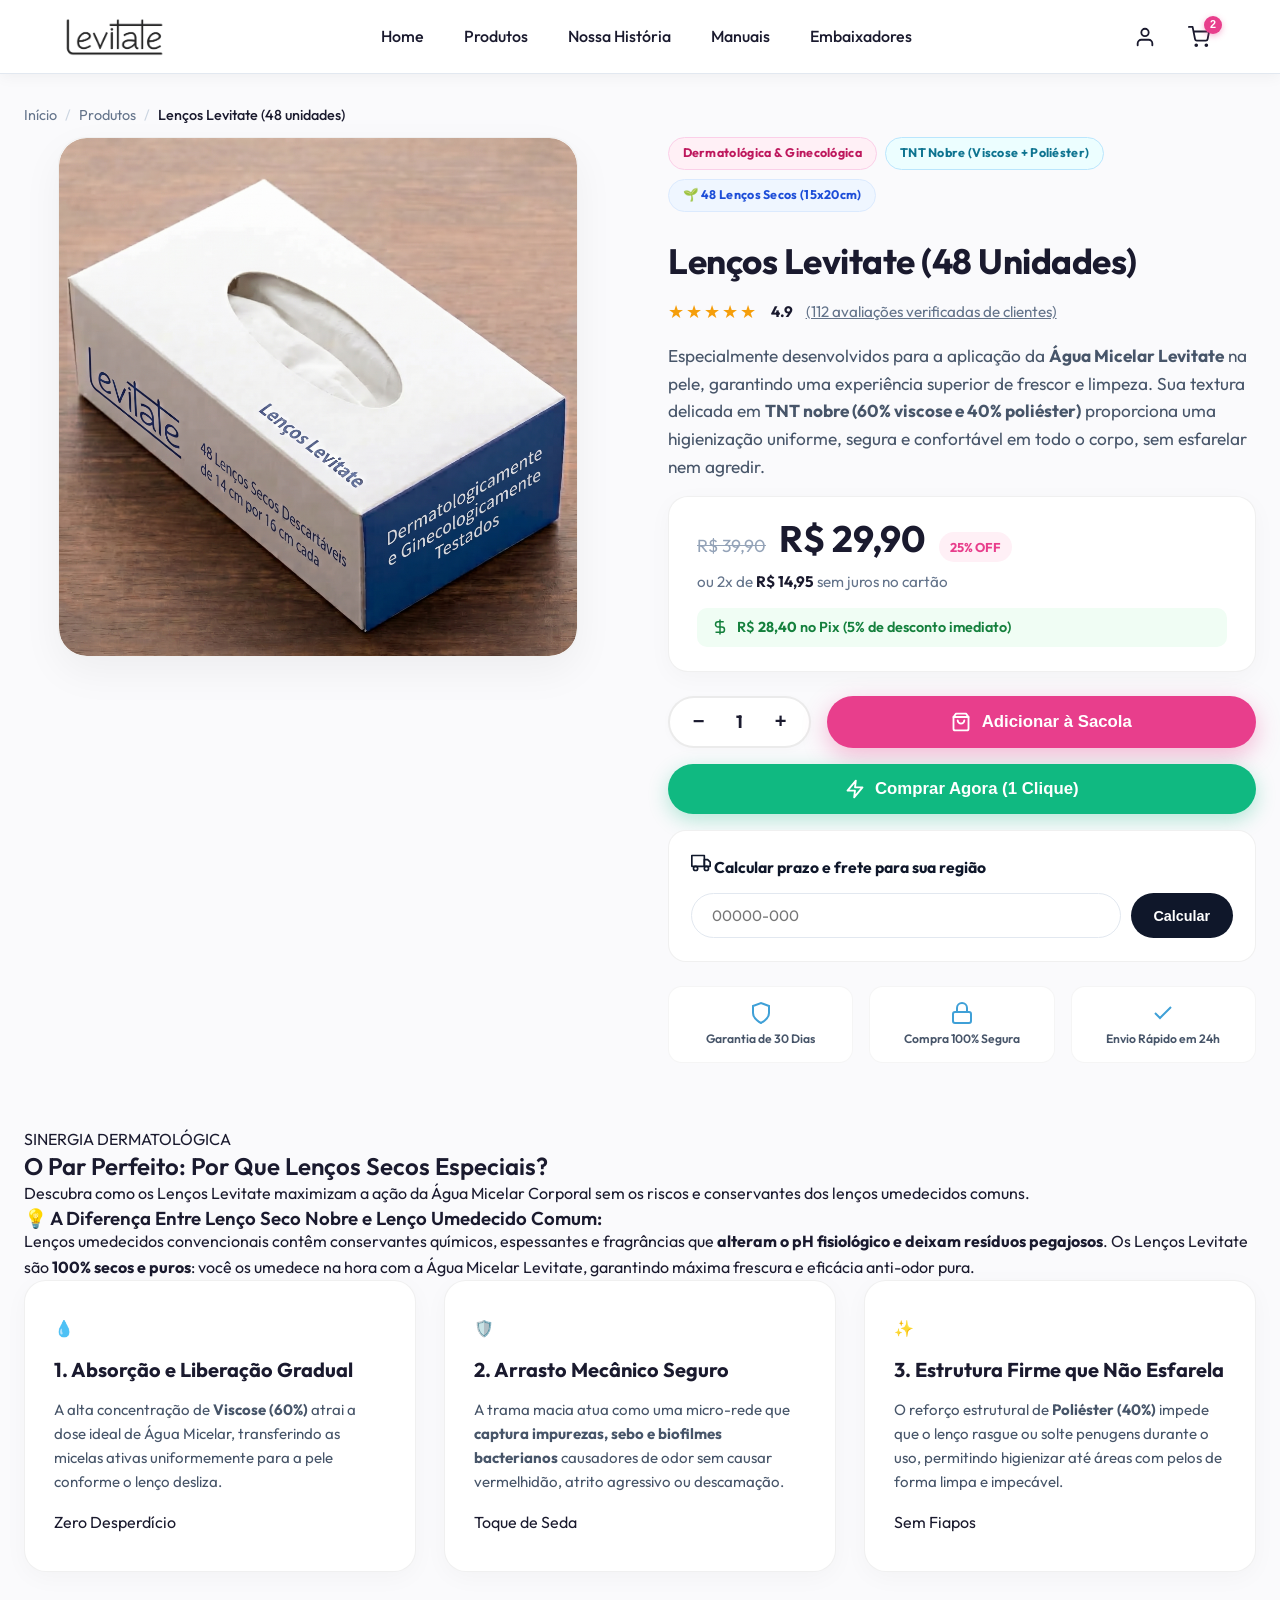
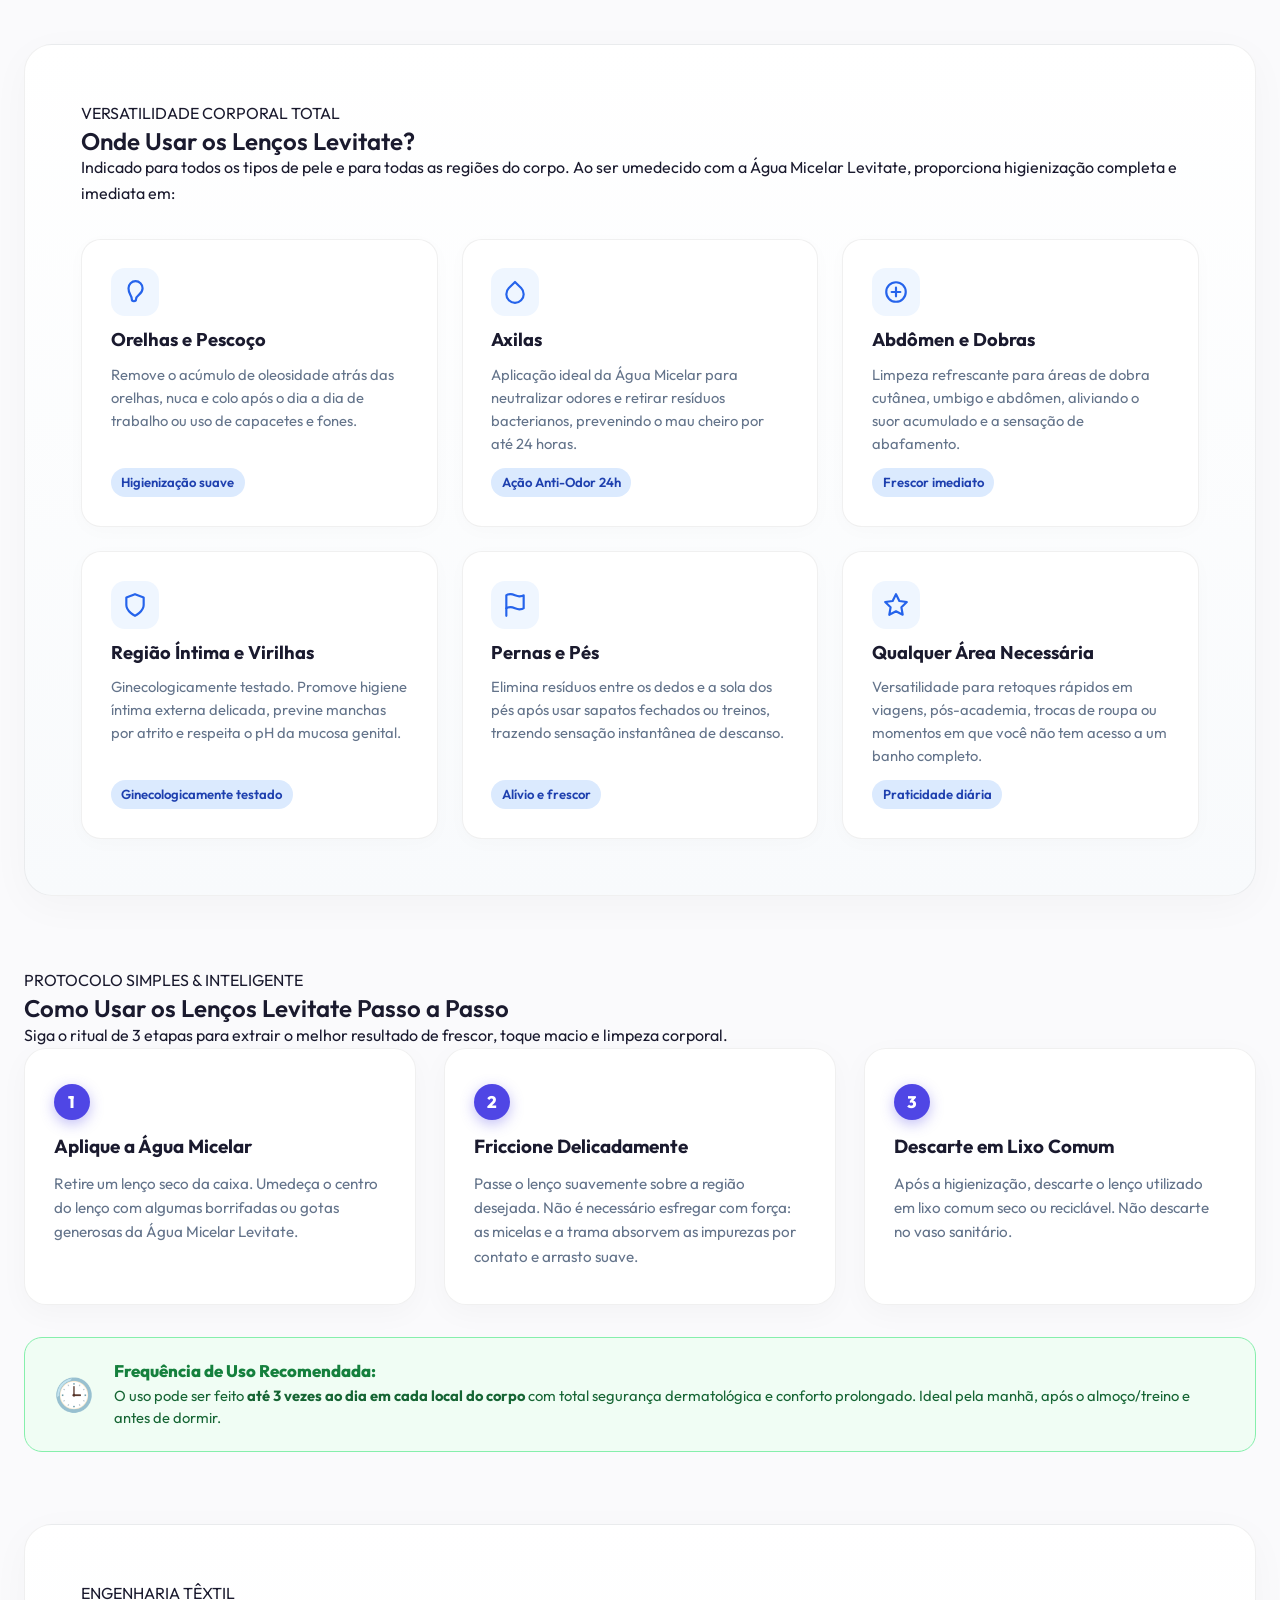
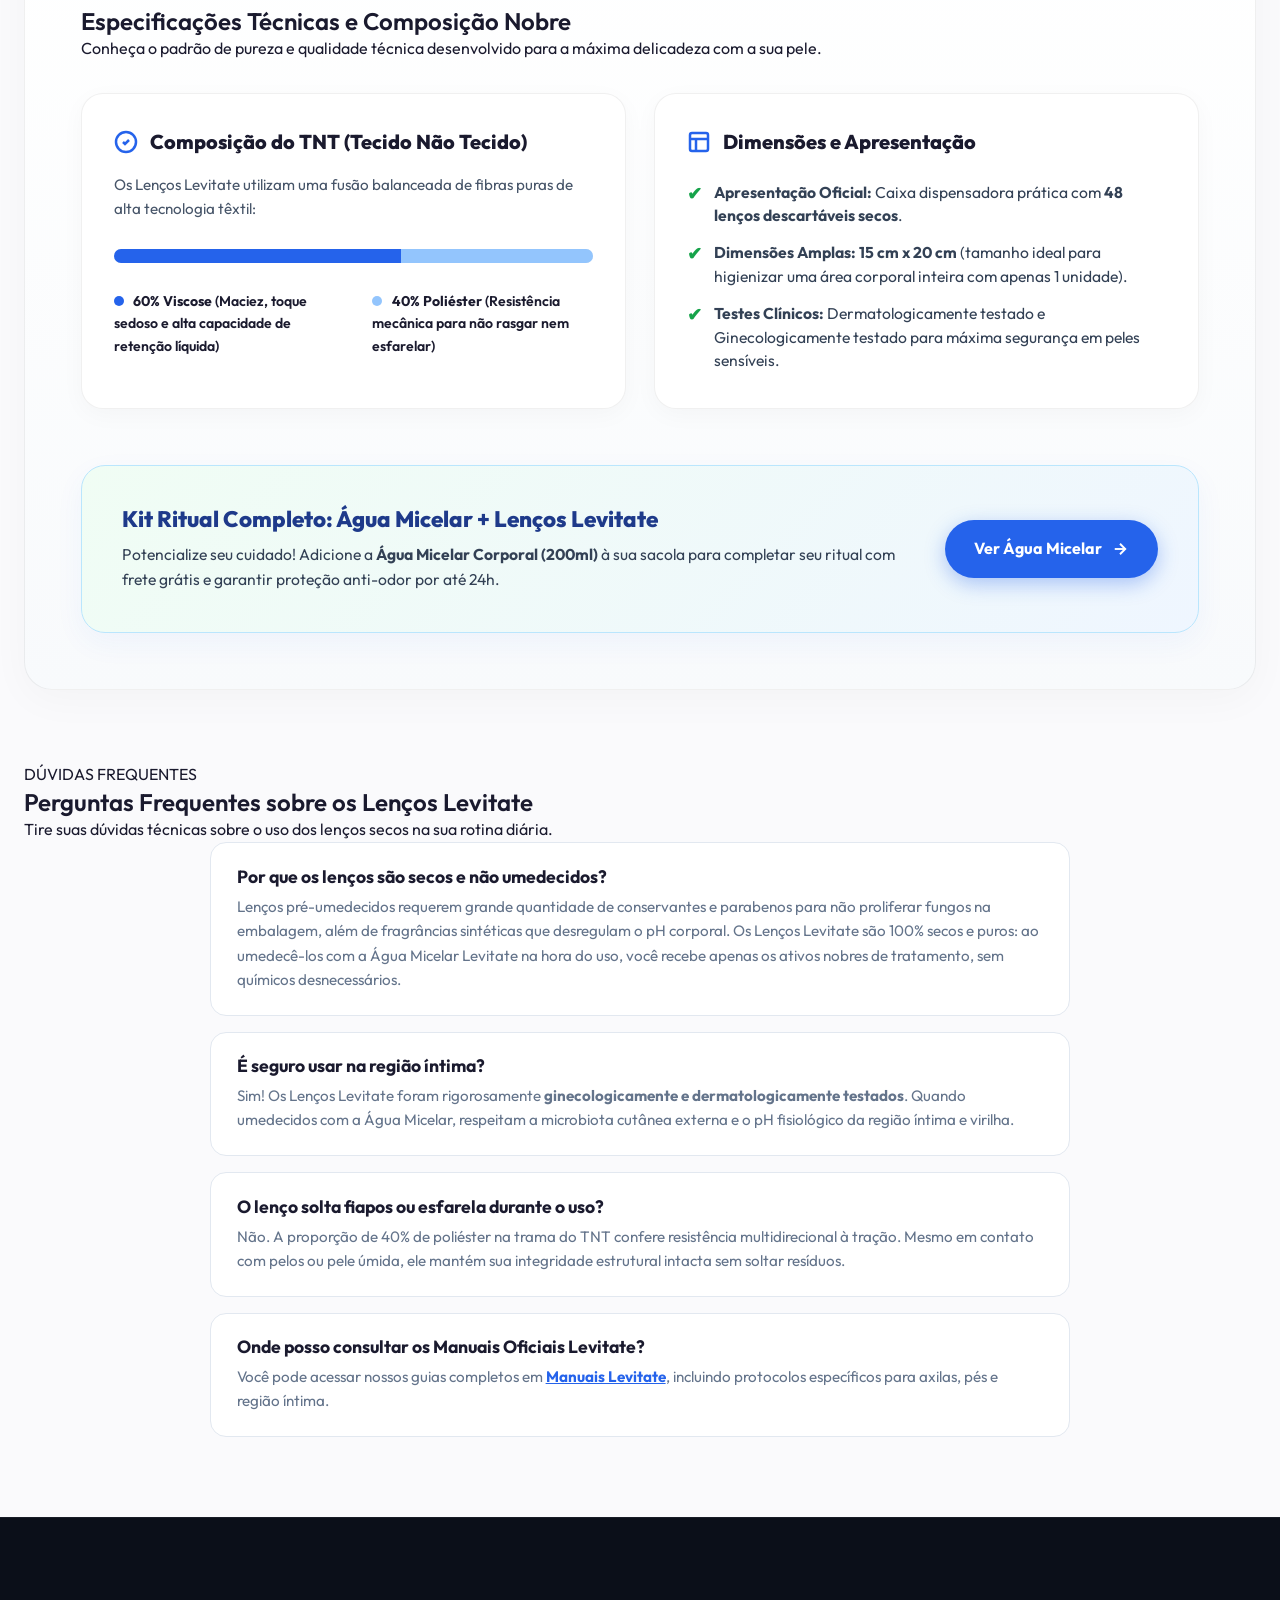
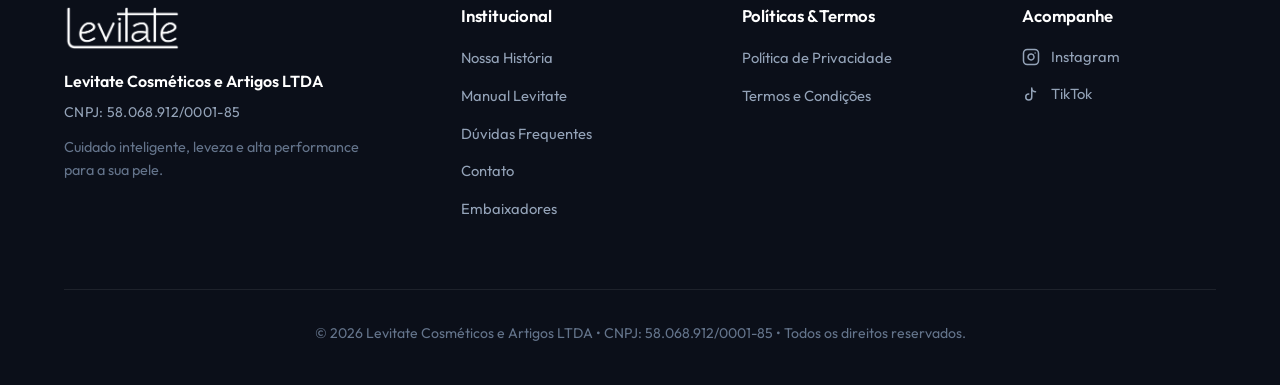
<file: produto-lencos.html>
<!DOCTYPE html>
<html lang="pt-BR">
<head>
    <meta charset="UTF-8">
    <meta name="viewport" content="width=device-width, initial-scale=1.0">
    <title>Lenços Levitate (48 unidades) • Toque Suave e Aplicação Inteligente</title>
    <meta name="description" content="Lenços secos descartáveis Levitate (48 unidades). Tamanho 15x20cm, TNT nobre com 60% viscose e 40% poliéster. Dermatologicamente e ginecologicamente testados para aplicar com a Água Micelar em todo o corpo.">
    <link rel="preconnect" href="https://fonts.googleapis.com">
    <link rel="preconnect" href="https://fonts.gstatic.com" crossorigin>
    <link href="https://fonts.googleapis.com/css2?family=Outfit:wght@300;400;500;600;700;800&display=swap" rel="stylesheet">
    <link rel="stylesheet" href="style.css?v=6">
</head>
<body class="pdp-page-body">

    <!-- Navbar -->
    <nav class="navbar scrolled always-scrolled" id="navbar">
        <div class="navbar-container">
            <div class="logo">
                <a href="index.html#home">
                    <img src="logo.png" alt="Levitate" class="logo-img">
                </a>
            </div>
            <ul class="nav-links" id="navLinks">
                <li><a href="index.html#home">Home</a></li>
                <li><a href="index.html#produtos">Produtos</a></li>
                <li><a href="sobre.html">Nossa História</a></li>
                <li><a href="index.html#manuais">Manuais</a></li>
                <li><a href="embaixadores.html">Embaixadores</a></li>
                <li class="mobile-drawer-cta">
                    <a href="#comprar">Comprar Agora</a>
                </li>
            </ul>
            <div class="nav-actions">
                <button class="btn-icon" aria-label="Minha Conta" title="Minha Conta">
                    <svg width="22" height="22" viewBox="0 0 24 24" fill="none" stroke="currentColor" stroke-width="2" stroke-linecap="round" stroke-linejoin="round">
                        <path d="M20 21v-2a4 4 0 0 0-4-4H8a4 4 0 0 0-4 4v2"></path>
                        <circle cx="12" cy="7" r="4"></circle>
                    </svg>
                </button>
                <button class="btn-icon" id="openCartBtn" aria-label="Carrinho" title="Sacola de Compras">
                    <svg width="22" height="22" viewBox="0 0 24 24" fill="none" stroke="currentColor" stroke-width="2" stroke-linecap="round" stroke-linejoin="round">
                        <circle cx="9" cy="21" r="1"></circle>
                        <circle cx="20" cy="21" r="1"></circle>
                        <path d="M1 1h4l2.68 13.39a2 2 0 0 0 2 1.61h9.72a2 2 0 0 0 2-1.61L23 6H6"></path>
                    </svg>
                    <span id="navCartCount" class="nav-cart-badge">0</span>
                </button>
                <button class="hamburger-btn" id="hamburgerBtn" aria-label="Abrir menu" aria-expanded="false">
                    <span class="hamburger-line"></span>
                    <span class="hamburger-line"></span>
                    <span class="hamburger-line"></span>
                </button>
            </div>
        </div>
        <div class="mobile-backdrop" id="mobileBackdrop"></div>
    </nav>

    <div class="pdp-page-wrapper">
        <!-- Breadcrumb -->
        <div class="breadcrumb-container">
            <nav class="breadcrumb" aria-label="Navegação">
                <a href="index.html">Início</a>
                <span class="breadcrumb-separator">/</span>
                <a href="index.html#produtos">Produtos</a>
                <span class="breadcrumb-separator">/</span>
                <span class="breadcrumb-current">Lenços Levitate (48 unidades)</span>
            </nav>
        </div>

        <!-- Main Product Section -->
        <main class="pdp-container" id="comprar">
            
            <!-- Grid: Produto & Compra -->
            <div class="pdp-grid">
                
                <!-- Left: Imagem Oficial do Produto -->
                <div class="pdp-gallery">
                    <div class="gallery-main-view">
                        <img id="mainProductImg" src="produto_lencos.jpg" alt="Lenços Levitate 48 Unidades Descartáveis Secos">
                    </div>
                </div>

                <!-- Right: Detalhes e Compra -->
                <div class="pdp-info">
                    <div class="pdp-badges-row">
                        <span class="pdp-tag tag-featured">Dermatológica & Ginecológica</span>
                        <span class="pdp-tag tag-clean">TNT Nobre (Viscose + Poliéster)</span>
                        <span class="pdp-tag tag-blue">🌱 48 Lenços Secos (15x20cm)</span>
                    </div>
                    <h1 class="pdp-title">Lenços Levitate (48 Unidades)</h1>

                    <!-- Rating -->
                    <div class="pdp-rating-row">
                        <div class="pdp-rating-stars">★★★★★</div>
                        <span class="pdp-rating-score">4.9</span>
                        <span class="pdp-rating-count"><a href="#sinergia-micelar">(112 avaliações verificadas de clientes)</a></span>
                    </div>

                    <!-- Lead Text -->
                    <p class="pdp-lead-text">
                        Especialmente desenvolvidos para a aplicação da <strong>Água Micelar Levitate</strong> na pele, garantindo uma experiência superior de frescor e limpeza. Sua textura delicada em <strong>TNT nobre (60% viscose e 40% poliéster)</strong> proporciona uma higienização uniforme, segura e confortável em todo o corpo, sem esfarelar nem agredir.
                    </p>

                    <!-- Pricing Box -->
                    <div class="pdp-price-card">
                        <div class="price-row-top">
                            <span class="price-original">R$ 39,90</span>
                            <span class="price-current-value">R$ 29,90</span>
                            <span class="price-off-tag">25% OFF</span>
                        </div>
                        <div class="price-installments-text">
                            ou 2x de <strong>R$ 14,95</strong> sem juros no cartão
                        </div>
                        <div class="pix-discount-banner">
                            <svg width="18" height="18" viewBox="0 0 24 24" fill="none" stroke="currentColor" stroke-width="2"><path d="M12 2v20M17 5H9.5a3.5 3.5 0 0 0 0 7h5a3.5 3.5 0 0 1 0 7H6"></path></svg>
                            <span>R$ <strong>28,40</strong> no Pix (5% de desconto imediato)</span>
                        </div>
                    </div>

                    <!-- Quantidade e Ação -->
                    <div class="pdp-action-area">
                        <div class="quantity-add-row">
                            <!-- Stepper de Quantidade -->
                            <div class="qty-stepper" aria-label="Quantidade de caixas de 48 lenços">
                                <button type="button" class="qty-btn" id="btnQtyMinus" aria-label="Diminuir quantidade">−</button>
                                <span class="qty-number" id="qtyDisplay">1</span>
                                <button type="button" class="qty-btn" id="btnQtyPlus" aria-label="Aumentar quantidade">+</button>
                            </div>

                            <!-- Botão Adicionar à Sacola -->
                            <button type="button" class="btn-add-cart-large" id="btnAddToCart">
                                <svg width="20" height="20" viewBox="0 0 24 24" fill="none" stroke="currentColor" stroke-width="2.2" stroke-linecap="round" stroke-linejoin="round">
                                    <path d="M6 2L3 6v14a2 2 0 0 0 2 2h14a2 2 0 0 0 2-2V6l-3-4z"></path>
                                    <line x1="3" y1="6" x2="21" y2="6"></line>
                                    <path d="M16 10a4 4 0 0 1-8 0"></path>
                                </svg>
                                <span>Adicionar à Sacola</span>
                            </button>
                        </div>

                        <!-- Botão Compra Rápida -->
                        <button type="button" class="btn-buy-instant" id="btnBuyInstant">
                            <svg width="20" height="20" viewBox="0 0 24 24" fill="none" stroke="currentColor" stroke-width="2.2" stroke-linecap="round" stroke-linejoin="round">
                                <polygon points="13 2 3 14 12 14 11 22 21 10 12 10 13 2"></polygon>
                            </svg>
                            <span>Comprar Agora (1 Clique)</span>
                        </button>
                    </div>

                    <!-- Simulador de Frete -->
                    <div class="pdp-shipping-box">
                        <div class="shipping-title">
                            <svg width="20" height="20" viewBox="0 0 24 24" fill="none" stroke="currentColor" stroke-width="2" stroke-linecap="round" stroke-linejoin="round">
                                <rect x="1" y="3" width="15" height="13"></rect>
                                <polygon points="16 8 20 8 23 11 23 16 16 16 16 8"></polygon>
                                <circle cx="5.5" cy="18.5" r="2.5"></circle>
                                <circle cx="18.5" cy="18.5" r="2.5"></circle>
                            </svg>
                            <span>Calcular prazo e frete para sua região</span>
                        </div>
                        <div class="shipping-input-group">
                            <input type="text" class="shipping-input" id="cepInput" placeholder="00000-000" maxlength="9" aria-label="Digite seu CEP">
                            <button type="button" class="btn-calc-cep" id="btnCalcCep">Calcular</button>
                        </div>
                        <div class="shipping-results-output" id="shippingOutput">
                            <div class="shipping-row-item">
                                <span>PAC Econômico (3 a 5 dias úteis):</span>
                                <strong class="shipping-free-tag">Grátis para pedidos a partir de R$ 99</strong>
                            </div>
                            <div class="shipping-row-item">
                                <span>Sedex Expresso (1 a 2 dias úteis):</span>
                                <strong>R$ 16,90</strong>
                            </div>
                        </div>
                    </div>

                    <!-- Selos de Confiança -->
                    <div class="pdp-trust-icons">
                        <div class="trust-icon-box">
                            <svg width="24" height="24" viewBox="0 0 24 24" fill="none" stroke="currentColor" stroke-width="2"><path d="M12 22s8-4 8-10V5l-8-3-8 3v7c0 6 8 10 8 10z"></path></svg>
                            <span>Garantia de 30 Dias</span>
                        </div>
                        <div class="trust-icon-box">
                            <svg width="24" height="24" viewBox="0 0 24 24" fill="none" stroke="currentColor" stroke-width="2"><rect x="3" y="11" width="18" height="11" rx="2" ry="2"></rect><path d="M7 11V7a5 5 0 0 1 10 0v4"></path></svg>
                            <span>Compra 100% Segura</span>
                        </div>
                        <div class="trust-icon-box">
                            <svg width="24" height="24" viewBox="0 0 24 24" fill="none" stroke="currentColor" stroke-width="2"><polyline points="20 6 9 17 4 12"></polyline></svg>
                            <span>Envio Rápido em 24h</span>
                        </div>
                    </div>

                </div>
            </div>

            <!-- SEÇÃO 1: POR QUE OS LENÇOS LEVITATE SÃO ESSENCIAIS? (SINERGIA COM A ÁGUA MICELAR) -->
            <section class="science-section" id="sinergia-micelar">
                <div class="section-title-wrap">
                    <span class="section-sub-badge">SINERGIA DERMATOLÓGICA</span>
                    <h2>O Par Perfeito: Por Que Lenços Secos Especiais?</h2>
                    <p class="section-subtitle">
                        Descubra como os Lenços Levitate maximizam a ação da Água Micelar Corporal sem os riscos e conservantes dos lenços umedecidos comuns.
                    </p>
                </div>

                <div class="science-context-box">
                    <h3>💡 A Diferença Entre Lenço Seco Nobre e Lenço Umedecido Comum:</h3>
                    <p>
                        Lenços umedecidos convencionais contêm conservantes químicos, espessantes e fragrâncias que <strong>alteram o pH fisiológico e deixam resíduos pegajosos</strong>. Os Lenços Levitate são <strong>100% secos e puros</strong>: você os umedece na hora com a Água Micelar Levitate, garantindo máxima frescura e eficácia anti-odor pura.
                    </p>
                </div>

                <div class="science-grid">
                    <!-- Card 1 -->
                    <div class="science-card">
                        <div class="science-icon-bubble">💧</div>
                        <h3>1. Absorção e Liberação Gradual</h3>
                        <p>
                            A alta concentração de <strong>Viscose (60%)</strong> atrai a dose ideal de Água Micelar, transferindo as micelas ativas uniformemente para a pele conforme o lenço desliza.
                        </p>
                        <span class="science-tag">Zero Desperdício</span>
                    </div>

                    <!-- Card 2 -->
                    <div class="science-card">
                        <div class="science-icon-bubble">🛡️</div>
                        <h3>2. Arrasto Mecânico Seguro</h3>
                        <p>
                            A trama macia atua como uma micro-rede que <strong>captura impurezas, sebo e biofilmes bacterianos</strong> causadores de odor sem causar vermelhidão, atrito agressivo ou descamação.
                        </p>
                        <span class="science-tag">Toque de Seda</span>
                    </div>

                    <!-- Card 3 -->
                    <div class="science-card">
                        <div class="science-icon-bubble">✨</div>
                        <h3>3. Estrutura Firme que Não Esfarela</h3>
                        <p>
                            O reforço estrutural de <strong>Poliéster (40%)</strong> impede que o lenço rasgue ou solte penugens durante o uso, permitindo higienizar até áreas com pelos de forma limpa e impecável.
                        </p>
                        <span class="science-tag">Sem Fiapos</span>
                    </div>
                </div>
            </section>

            <!-- SEÇÃO 2: INDICAÇÕES DE USO EM TODO O CORPO -->
            <section class="clinical-section" id="indicacoes">
                <div class="section-title-wrap">
                    <span class="section-sub-badge">VERSATILIDADE CORPORAL TOTAL</span>
                    <h2>Onde Usar os Lenços Levitate?</h2>
                    <p class="section-subtitle">
                        Indicado para todos os tipos de pele e para todas as regiões do corpo. Ao ser umedecido com a Água Micelar Levitate, proporciona higienização completa e imediata em:
                    </p>
                </div>

                <div class="body-areas-grid">
                    <!-- Area 1: Orelhas e Pescoço -->
                    <div class="body-area-card">
                        <div class="body-area-icon">
                            <svg width="26" height="26" viewBox="0 0 24 24" fill="none" stroke="currentColor" stroke-width="2" stroke-linecap="round" stroke-linejoin="round">
                                <path d="M6 8.5a6.5 6.5 0 1 1 13 0c0 6-6 6-6 10a2 2 0 1 1-4 0c0-4-3-4-3-10z"></path>
                            </svg>
                        </div>
                        <h3>Orelhas e Pescoço</h3>
                        <p>Remove o acúmulo de oleosidade atrás das orelhas, nuca e colo após o dia a dia de trabalho ou uso de capacetes e fones.</p>
                        <span class="area-tip">Higienização suave</span>
                    </div>

                    <!-- Area 2: Axilas -->
                    <div class="body-area-card">
                        <div class="body-area-icon">
                            <svg width="26" height="26" viewBox="0 0 24 24" fill="none" stroke="currentColor" stroke-width="2" stroke-linecap="round" stroke-linejoin="round">
                                <path d="M12 2.69l5.66 5.66a8 8 0 1 1-11.31 0z"></path>
                            </svg>
                        </div>
                        <h3>Axilas</h3>
                        <p>Aplicação ideal da Água Micelar para neutralizar odores e retirar resíduos bacterianos, prevenindo o mau cheiro por até 24 horas.</p>
                        <span class="area-tip">Ação Anti-Odor 24h</span>
                    </div>

                    <!-- Area 3: Abdômen e Dobras -->
                    <div class="body-area-card">
                        <div class="body-area-icon">
                            <svg width="26" height="26" viewBox="0 0 24 24" fill="none" stroke="currentColor" stroke-width="2" stroke-linecap="round" stroke-linejoin="round">
                                <circle cx="12" cy="12" r="9"></circle>
                                <path d="M12 8v8"></path>
                                <path d="M8 12h8"></path>
                            </svg>
                        </div>
                        <h3>Abdômen e Dobras</h3>
                        <p>Limpeza refrescante para áreas de dobra cutânea, umbigo e abdômen, aliviando o suor acumulado e a sensação de abafamento.</p>
                        <span class="area-tip">Frescor imediato</span>
                    </div>

                    <!-- Area 4: Região Íntima e Virilhas -->
                    <div class="body-area-card">
                        <div class="body-area-icon">
                            <svg width="26" height="26" viewBox="0 0 24 24" fill="none" stroke="currentColor" stroke-width="2" stroke-linecap="round" stroke-linejoin="round">
                                <path d="M12 22s8-4 8-10V5l-8-3-8 3v7c0 6 8 10 8 10z"></path>
                            </svg>
                        </div>
                        <h3>Região Íntima e Virilhas</h3>
                        <p>Ginecologicamente testado. Promove higiene íntima externa delicada, previne manchas por atrito e respeita o pH da mucosa genital.</p>
                        <span class="area-tip">Ginecologicamente testado</span>
                    </div>

                    <!-- Area 5: Pernas e Pés -->
                    <div class="body-area-card">
                        <div class="body-area-icon">
                            <svg width="26" height="26" viewBox="0 0 24 24" fill="none" stroke="currentColor" stroke-width="2" stroke-linecap="round" stroke-linejoin="round">
                                <path d="M4 15s1-1 4-1 5 2 8 2 4-1 4-1V3s-1 1-4 1-5-2-8-2-4 1-4 1z"></path>
                                <line x1="4" y1="22" x2="4" y2="15"></line>
                            </svg>
                        </div>
                        <h3>Pernas e Pés</h3>
                        <p>Elimina resíduos entre os dedos e a sola dos pés após usar sapatos fechados ou treinos, trazendo sensação instantânea de descanso.</p>
                        <span class="area-tip">Alívio e frescor</span>
                    </div>

                    <!-- Area 6: Qualquer Outra Área -->
                    <div class="body-area-card">
                        <div class="body-area-icon">
                            <svg width="26" height="26" viewBox="0 0 24 24" fill="none" stroke="currentColor" stroke-width="2" stroke-linecap="round" stroke-linejoin="round">
                                <polygon points="12 2 15.09 8.26 22 9.27 17 14.14 18.18 21.02 12 17.77 5.82 21.02 7 14.14 2 9.27 8.91 8.26 12 2"></polygon>
                            </svg>
                        </div>
                        <h3>Qualquer Área Necessária</h3>
                        <p>Versatilidade para retoques rápidos em viagens, pós-academia, trocas de roupa ou momentos em que você não tem acesso a um banho completo.</p>
                        <span class="area-tip">Praticidade diária</span>
                    </div>
                </div>
            </section>

            <!-- SEÇÃO 3: MODO DE USO & FREQUÊNCIA RECOMENDADA -->
            <section class="science-section" id="modo-uso">
                <div class="section-title-wrap">
                    <span class="section-sub-badge">PROTOCOLO SIMPLES & INTELIGENTE</span>
                    <h2>Como Usar os Lenços Levitate Passo a Passo</h2>
                    <p class="section-subtitle">
                        Siga o ritual de 3 etapas para extrair o melhor resultado de frescor, toque macio e limpeza corporal.
                    </p>
                </div>

                <div class="usage-steps-flow">
                    <!-- Step 1 -->
                    <div class="step-flow-card">
                        <span class="step-num-badge">1</span>
                        <h3>Aplique a Água Micelar</h3>
                        <p>
                            Retire um lenço seco da caixa. Umedeça o centro do lenço com algumas borrifadas ou gotas generosas da Água Micelar Levitate.
                        </p>
                    </div>

                    <!-- Step 2 -->
                    <div class="step-flow-card">
                        <span class="step-num-badge">2</span>
                        <h3>Friccione Delicadamente</h3>
                        <p>
                            Passe o lenço suavemente sobre a região desejada. Não é necessário esfregar com força: as micelas e a trama absorvem as impurezas por contato e arrasto suave.
                        </p>
                    </div>

                    <!-- Step 3 -->
                    <div class="step-flow-card">
                        <span class="step-num-badge">3</span>
                        <h3>Descarte em Lixo Comum</h3>
                        <p>
                            Após a higienização, descarte o lenço utilizado em lixo comum seco ou reciclável. Não descarte no vaso sanitário.
                        </p>
                    </div>
                </div>

                <!-- Frequency Box -->
                <div class="reapply-alert-box" style="background: #F0FDF4; border-color: #86EFAC;">
                    <div class="reapply-alert-icon" style="color: #16A34A;">🕒</div>
                    <div class="reapply-alert-text">
                        <h4 style="color: #15803D;">Frequência de Uso Recomendada:</h4>
                        <p style="color: #166534;">
                            O uso pode ser feito <strong>até 3 vezes ao dia em cada local do corpo</strong> com total segurança dermatológica e conforto prolongado. Ideal pela manhã, após o almoço/treino e antes de dormir.
                        </p>
                    </div>
                </div>
            </section>

            <!-- SEÇÃO 4: ESPECIFICAÇÕES TÉCNICAS E COMPOSIÇÃO NOBRE -->
            <section class="clinical-section" id="especificacoes">
                <div class="section-title-wrap">
                    <span class="section-sub-badge">ENGENHARIA TÊXTIL</span>
                    <h2>Especificações Técnicas e Composição Nobre</h2>
                    <p class="section-subtitle">
                        Conheça o padrão de pureza e qualidade técnica desenvolvido para a máxima delicadeza com a sua pele.
                    </p>
                </div>

                <div class="specs-detail-grid">
                    <!-- Box 1: Composição do TNT -->
                    <div class="spec-detail-box">
                        <h3>
                            <svg width="24" height="24" viewBox="0 0 24 24" fill="none" stroke="#2563EB" stroke-width="2.5"><circle cx="12" cy="12" r="10"></circle><path d="m9 12 2 2 4-4"></path></svg>
                            Composição do TNT (Tecido Não Tecido)
                        </h3>
                        <p style="color: #475569; font-size: 0.95rem; line-height: 1.6;">
                            Os Lenços Levitate utilizam uma fusão balanceada de fibras puras de alta tecnologia têxtil:
                        </p>
                        <div class="tnt-composition-bar">
                            <div class="tnt-viscose" style="width: 60%;" title="60% Viscose"></div>
                            <div class="tnt-polyester" style="width: 40%;" title="40% Poliéster"></div>
                        </div>
                        <div class="tnt-legend">
                            <div><span class="tnt-legend-dot" style="background: #2563EB;"></span> <strong>60% Viscose</strong> (Maciez, toque sedoso e alta capacidade de retenção líquida)</div>
                            <div><span class="tnt-legend-dot" style="background: #93C5FD;"></span> <strong>40% Poliéster</strong> (Resistência mecânica para não rasgar nem esfarelar)</div>
                        </div>
                    </div>

                    <!-- Box 2: Dimensões e Apresentação -->
                    <div class="spec-detail-box">
                        <h3>
                            <svg width="24" height="24" viewBox="0 0 24 24" fill="none" stroke="#2563EB" stroke-width="2.5"><rect x="3" y="3" width="18" height="18" rx="2" ry="2"></rect><line x1="3" y1="9" x2="21" y2="9"></line><line x1="9" y1="21" x2="9" y2="9"></line></svg>
                            Dimensões e Apresentação
                        </h3>
                        <ul class="indication-list" style="margin-top: 0.5rem;">
                            <li>
                                <span class="indication-check">✔</span>
                                <div><strong>Apresentação Oficial:</strong> Caixa dispensadora prática com <strong>48 lenços descartáveis secos</strong>.</div>
                            </li>
                            <li>
                                <span class="indication-check">✔</span>
                                <div><strong>Dimensões Amplas:</strong> <strong>15 cm x 20 cm</strong> (tamanho ideal para higienizar uma área corporal inteira com apenas 1 unidade).</div>
                            </li>
                            <li>
                                <span class="indication-check">✔</span>
                                <div><strong>Testes Clínicos:</strong> Dermatologicamente testado e Ginecologicamente testado para máxima segurança em peles sensíveis.</div>
                            </li>
                        </ul>
                    </div>
                </div>

                <!-- Synergy Banner Cross-sell -->
                <div class="synergy-bundle-card">
                    <div class="synergy-bundle-content">
                        <h3>Kit Ritual Completo: Água Micelar + Lenços Levitate</h3>
                        <p>
                            Potencialize seu cuidado! Adicione a <strong>Água Micelar Corporal (200ml)</strong> à sua sacola para completar seu ritual com frete grátis e garantir proteção anti-odor por até 24h.
                        </p>
                    </div>
                    <a href="produto-agua-micelar.html" class="synergy-bundle-btn">
                        <span>Ver Água Micelar</span>
                        <svg width="18" height="18" viewBox="0 0 24 24" fill="none" stroke="currentColor" stroke-width="2.5"><line x1="5" y1="12" x2="19" y2="12"></line><polyline points="12 5 19 12 12 19"></polyline></svg>
                    </a>
                </div>
            </section>

            <!-- SEÇÃO 5: PERGUNTAS FREQUENTES (FAQ) -->
            <section class="science-section" id="faq">
                <div class="section-title-wrap">
                    <span class="section-sub-badge">DÚVIDAS FREQUENTES</span>
                    <h2>Perguntas Frequentes sobre os Lenços Levitate</h2>
                    <p class="section-subtitle">
                        Tire suas dúvidas técnicas sobre o uso dos lenços secos na sua rotina diária.
                    </p>
                </div>

                <div class="faq-accordion-container" style="max-width: 860px; margin: 0 auto; display: flex; flex-direction: column; gap: 1rem;">
                    <!-- FAQ 1 -->
                    <div class="faq-item" style="background: #FFFFFF; border-radius: 16px; padding: 1.4rem 1.6rem; border: 1px solid #E2E8F0;">
                        <h4 style="font-size: 1.1rem; font-weight: 700; color: var(--text-main); margin-bottom: 0.5rem;">Por que os lenços são secos e não umedecidos?</h4>
                        <p style="font-size: 0.95rem; color: #64748B; line-height: 1.6;">
                            Lenços pré-umedecidos requerem grande quantidade de conservantes e parabenos para não proliferar fungos na embalagem, além de fragrâncias sintéticas que desregulam o pH corporal. Os Lenços Levitate são 100% secos e puros: ao umedecê-los com a Água Micelar Levitate na hora do uso, você recebe apenas os ativos nobres de tratamento, sem químicos desnecessários.
                        </p>
                    </div>

                    <!-- FAQ 2 -->
                    <div class="faq-item" style="background: #FFFFFF; border-radius: 16px; padding: 1.4rem 1.6rem; border: 1px solid #E2E8F0;">
                        <h4 style="font-size: 1.1rem; font-weight: 700; color: var(--text-main); margin-bottom: 0.5rem;">É seguro usar na região íntima?</h4>
                        <p style="font-size: 0.95rem; color: #64748B; line-height: 1.6;">
                            Sim! Os Lenços Levitate foram rigorosamente <strong>ginecologicamente e dermatologicamente testados</strong>. Quando umedecidos com a Água Micelar, respeitam a microbiota cutânea externa e o pH fisiológico da região íntima e virilha.
                        </p>
                    </div>

                    <!-- FAQ 3 -->
                    <div class="faq-item" style="background: #FFFFFF; border-radius: 16px; padding: 1.4rem 1.6rem; border: 1px solid #E2E8F0;">
                        <h4 style="font-size: 1.1rem; font-weight: 700; color: var(--text-main); margin-bottom: 0.5rem;">O lenço solta fiapos ou esfarela durante o uso?</h4>
                        <p style="font-size: 0.95rem; color: #64748B; line-height: 1.6;">
                            Não. A proporção de 40% de poliéster na trama do TNT confere resistência multidirecional à tração. Mesmo em contato com pelos ou pele úmida, ele mantém sua integridade estrutural intacta sem soltar resíduos.
                        </p>
                    </div>

                    <!-- FAQ 4 -->
                    <div class="faq-item" style="background: #FFFFFF; border-radius: 16px; padding: 1.4rem 1.6rem; border: 1px solid #E2E8F0;">
                        <h4 style="font-size: 1.1rem; font-weight: 700; color: var(--text-main); margin-bottom: 0.5rem;">Onde posso consultar os Manuais Oficiais Levitate?</h4>
                        <p style="font-size: 0.95rem; color: #64748B; line-height: 1.6;">
                            Você pode acessar nossos guias completos em <a href="index.html#manuais" style="color: #2563EB; font-weight: 700; text-decoration: underline;">Manuais Levitate</a>, incluindo protocolos específicos para axilas, pés e região íntima.
                        </p>
                    </div>
                </div>
            </section>

        </main>
    </div>

    <!-- Mini-Cart Side Drawer (Sacola) -->
    <div class="cart-drawer-overlay" id="cartOverlay"></div>
    <aside class="cart-drawer" id="cartDrawer" aria-label="Sua Sacola de Compras">
        <div class="cart-drawer-header">
            <h3>
                <span>Sua Sacola</span>
                <span class="cart-badge-count" id="drawerCartCount">0</span>
            </h3>
            <button class="btn-close-cart" id="btnCloseCart" aria-label="Fechar sacola">
                <svg width="22" height="22" viewBox="0 0 24 24" fill="none" stroke="currentColor" stroke-width="2.5"><line x1="18" y1="6" x2="6" y2="18"></line><line x1="6" y1="6" x2="18" y2="18"></line></svg>
            </button>
        </div>

        <!-- Barra de Frete Grátis -->
        <div class="cart-free-shipping-bar">
            <span id="shippingBarText">Faltam R$ 99,00 para você ganhar <strong>Frete Grátis</strong>!</span>
            <div class="shipping-bar-track">
                <div class="shipping-bar-progress" id="shippingProgress" style="width: 0%;"></div>
            </div>
        </div>

        <!-- Itens da sacola -->
        <div class="cart-drawer-body" id="cartItemsList">
            <!-- Renderizado dinamicamente via JS -->
        </div>

        <!-- Rodapé da sacola -->
        <div class="cart-drawer-footer">
            <div class="cart-summary-subtotal">
                <span>Subtotal:</span>
                <span id="cartSubtotalValue">R$ 0,00</span>
            </div>
            <button class="btn-checkout-cart" id="btnCheckout" onclick="alert('Redirecionando para o Checkout Seguro Levitate...')">
                <span>Finalizar Compra</span>
                <svg width="18" height="18" viewBox="0 0 24 24" fill="none" stroke="currentColor" stroke-width="2.5"><line x1="5" y1="12" x2="19" y2="12"></line><polyline points="12 5 19 12 12 19"></polyline></svg>
            </button>
            <button class="btn-keep-shopping" id="btnKeepShopping">Continuar Comprando</button>
        </div>
    </aside>

    <!-- Footer -->
    <footer class="footer">
        <div class="footer-content">
            <div class="brand">
                <a href="index.html#home">
                    <img src="logo.png" alt="Levitate" class="logo-img footer-logo">
                </a>
                <p class="company-name">Levitate Cosméticos e Artigos LTDA</p>
                <p class="company-cnpj">CNPJ: 58.068.912/0001-85</p>
                <p class="brand-tagline">Cuidado inteligente, leveza e alta performance para a sua pele.</p>
            </div>
            <div class="links">
                <h4>Institucional</h4>
                <ul>
                    <li><a href="sobre.html">Nossa História</a></li>
                    <li><a href="index.html#manuais">Manual Levitate</a></li>
                    <li><a href="index.html#faq">Dúvidas Frequentes</a></li>
                    <li><a href="index.html#contato">Contato</a></li>
                    <li><a href="embaixadores.html">Embaixadores</a></li>
                </ul>
            </div>
            <div class="links">
                <h4>Políticas & Termos</h4>
                <ul>
                    <li><a href="index.html#privacidade">Política de Privacidade</a></li>
                    <li><a href="index.html#termos">Termos e Condições</a></li>
                </ul>
            </div>
            <div class="socials">
                <h4>Acompanhe</h4>
                <div class="social-icons">
                    <a href="https://instagram.com" target="_blank" rel="noopener">
                        <svg width="18" height="18" viewBox="0 0 24 24" fill="none" stroke="currentColor" stroke-width="2" stroke-linecap="round" stroke-linejoin="round"><rect x="2" y="2" width="20" height="20" rx="5" ry="5"></rect><path d="M16 11.37A4 4 0 1 1 12.63 8 4 4 0 0 1 16 11.37z"></path><line x1="17.5" y1="6.5" x2="17.51" y2="6.5"></line></svg>
                        <span>Instagram</span>
                    </a>
                    <a href="https://tiktok.com" target="_blank" rel="noopener">
                        <svg width="18" height="18" viewBox="0 0 24 24" fill="none" stroke="currentColor" stroke-width="2" stroke-linecap="round" stroke-linejoin="round"><path d="M9 12a4 4 0 1 0 4 4V4a5 5 0 0 0 5 5"></path></svg>
                        <span>TikTok</span>
                    </a>
                </div>
            </div>
        </div>
        <div class="footer-bottom">
            <div class="footer-bottom-container">
                <p>&copy; 2026 Levitate Cosméticos e Artigos LTDA • CNPJ: 58.068.912/0001-85 • Todos os direitos reservados.</p>
            </div>
        </div>
    </footer>

    <!-- Scripts -->
    <script src="nav.js"></script>
    <script src="cart.js"></script>
    <script src="js/auth.js"></script>
    <script>
        document.addEventListener('DOMContentLoaded', () => {
            // Quantity Stepper (Caixa 48 lenços)
            const qtyDisplay = document.getElementById('qtyDisplay');
            const btnMinus = document.getElementById('btnQtyMinus');
            const btnPlus = document.getElementById('btnQtyPlus');
            let quantity = 1;

            if (btnMinus && btnPlus && qtyDisplay) {
                btnMinus.addEventListener('click', () => {
                    if (quantity > 1) {
                        quantity--;
                        qtyDisplay.textContent = quantity;
                    }
                });

                btnPlus.addEventListener('click', () => {
                    if (quantity < 20) {
                        quantity++;
                        qtyDisplay.textContent = quantity;
                    }
                });
            }

            // Hook up PDP Cart Buttons with unified cart.js
            const btnAddToCart = document.getElementById('btnAddToCart');
            const btnBuyInstant = document.getElementById('btnBuyInstant');

            if (btnAddToCart) {
                btnAddToCart.addEventListener('click', () => {
                    window.levitateAddToCart({
                        name: 'Lenços Levitate (48 unidades)',
                        price: 29.90,
                        img: 'produto_lencos.jpg',
                        variant: '48 Lenços Secos • 15x20cm',
                        qty: quantity
                    });
                });
            }

            if (btnBuyInstant && btnAddToCart) {
                btnBuyInstant.addEventListener('click', () => {
                    btnAddToCart.click();
                });
            }

            // CEP Simulator
            const cepInput = document.getElementById('cepInput');
            const btnCalcCep = document.getElementById('btnCalcCep');
            const shippingOutput = document.getElementById('shippingOutput');

            if (cepInput) {
                cepInput.addEventListener('input', (e) => {
                    let v = e.target.value.replace(/\D/g, '');
                    if (v.length > 5) {
                        v = v.substring(0, 5) + '-' + v.substring(5, 8);
                    }
                    e.target.value = v;
                });
            }

            if (btnCalcCep && cepInput && shippingOutput) {
                btnCalcCep.addEventListener('click', () => {
                    const cep = cepInput.value.replace(/\D/g, '');
                    if (cep.length === 8) {
                        btnCalcCep.textContent = 'Calculando...';
                        setTimeout(() => {
                            btnCalcCep.textContent = 'Calcular';
                            shippingOutput.style.display = 'flex';
                        }, 400);
                    } else {
                        alert('Por favor, informe um CEP válido com 8 dígitos.');
                    }
                });
            }
        });
    </script>
</body>
</html>
</file>
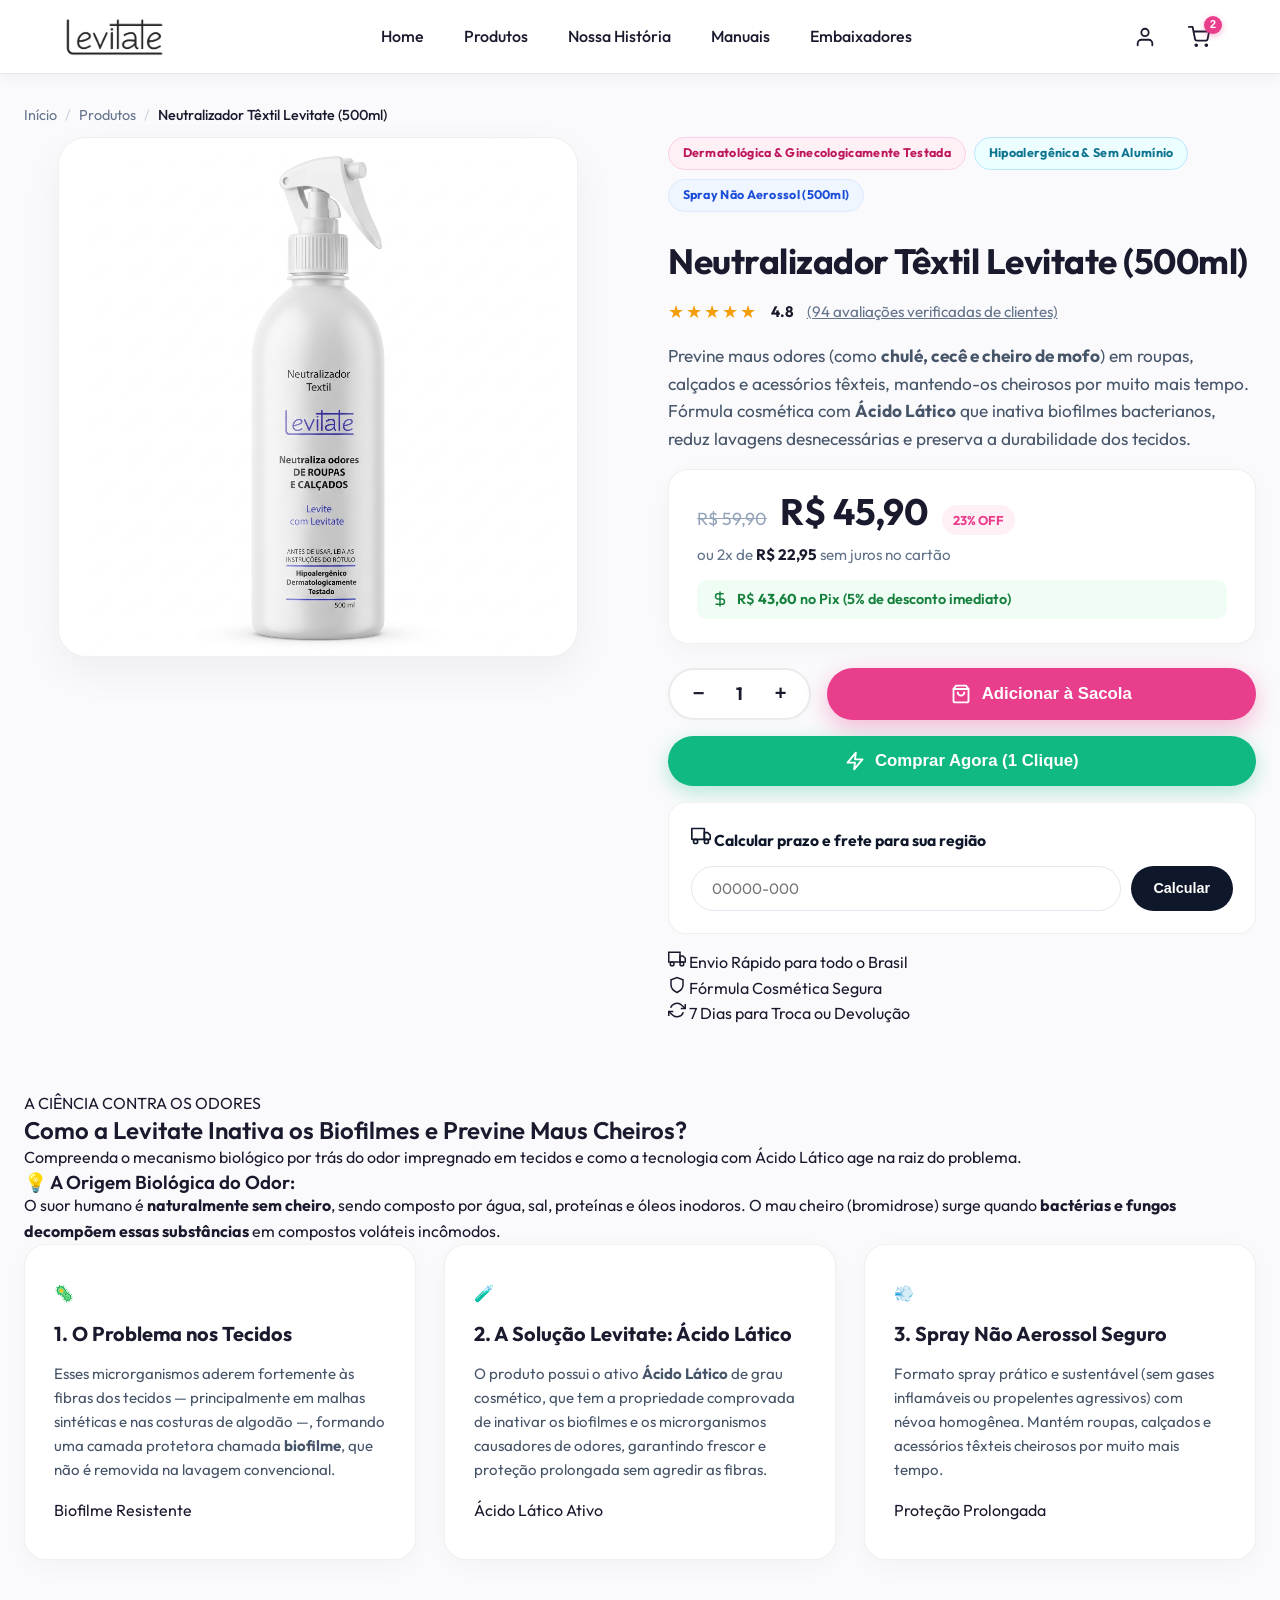
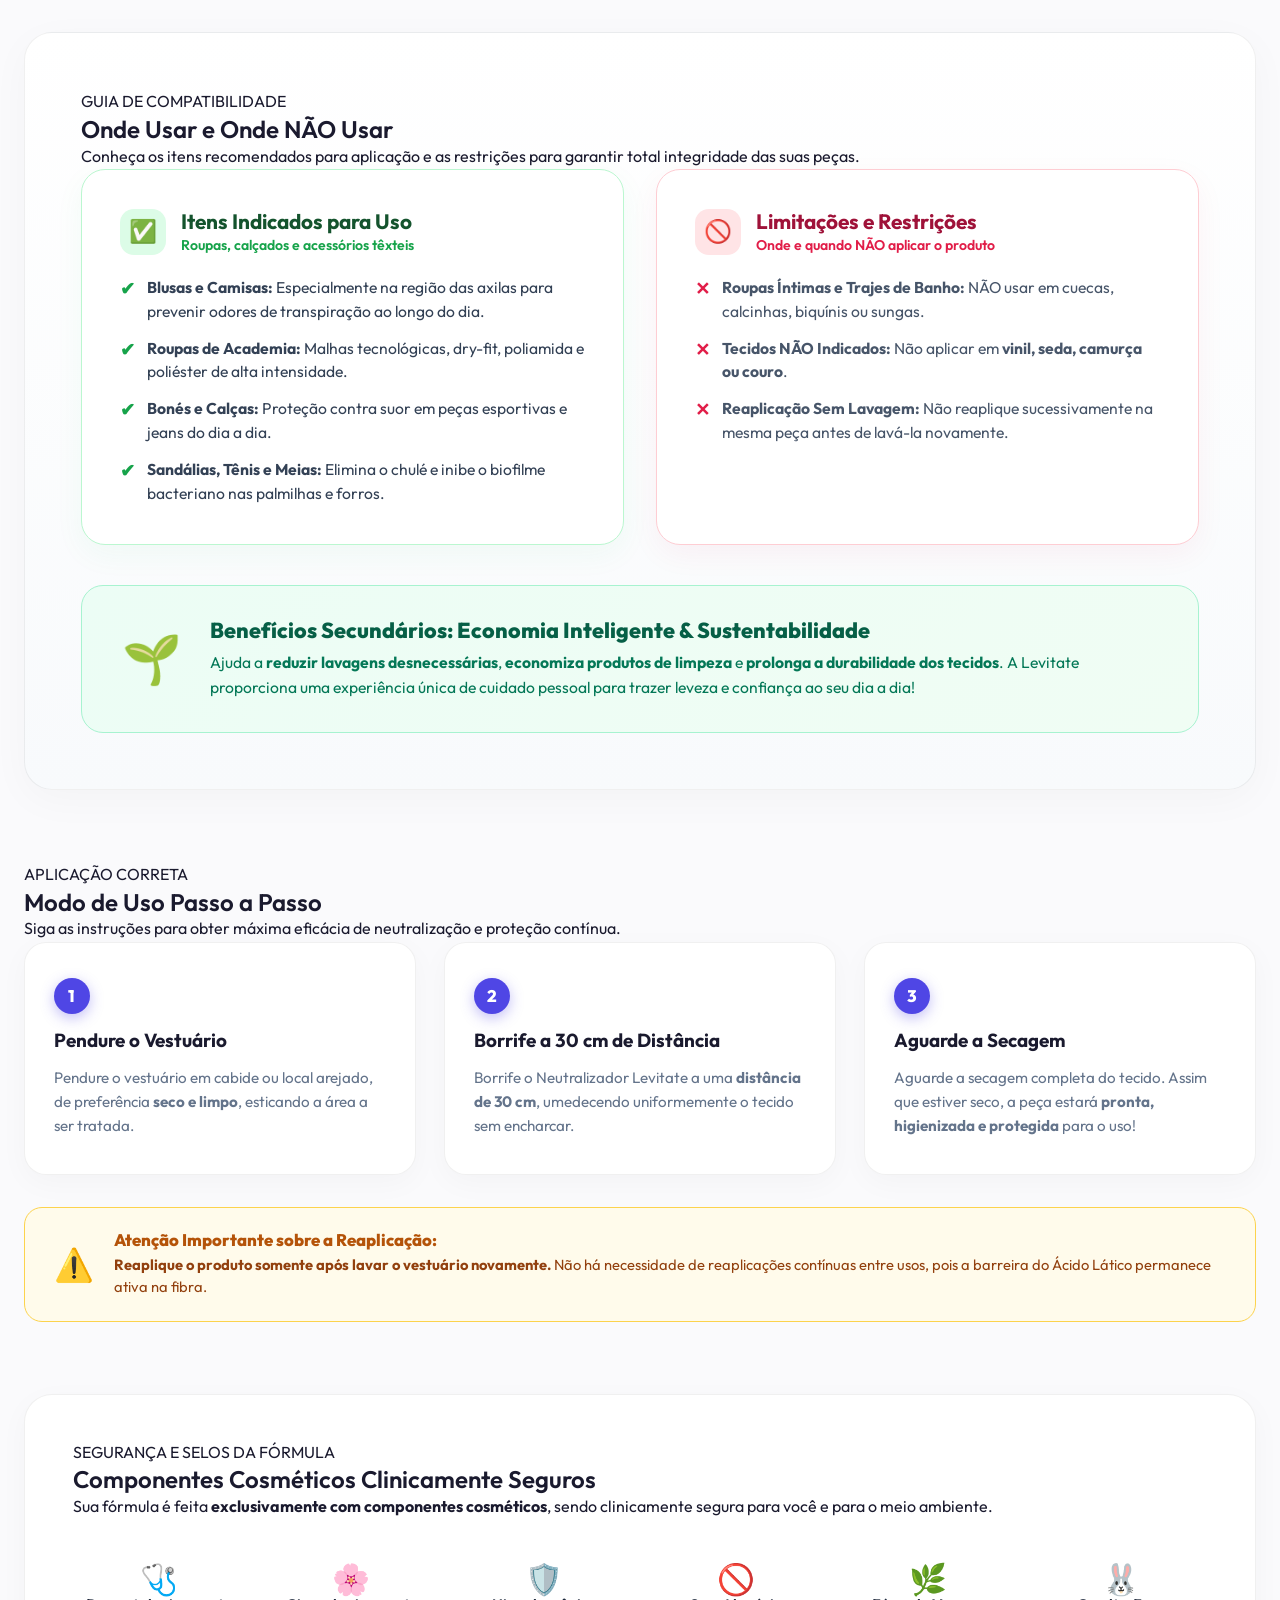
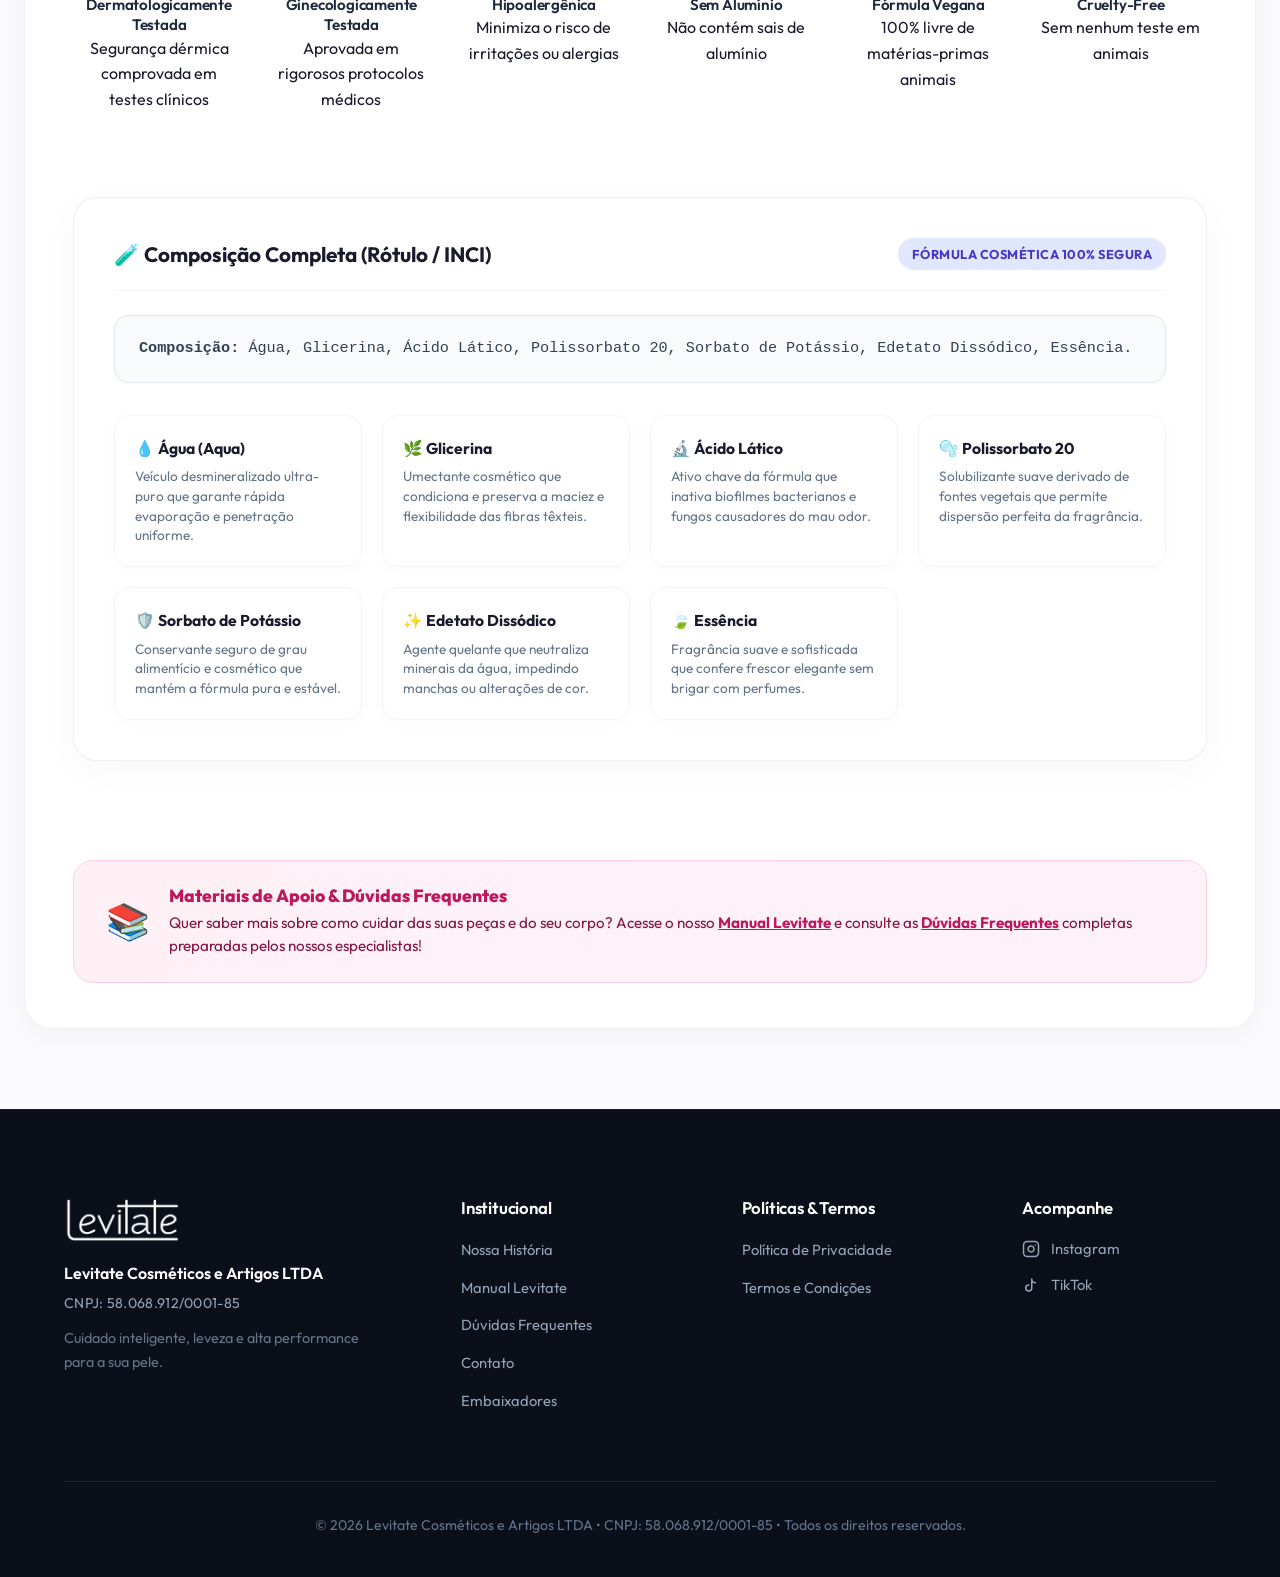
<file: produto-neutralizador-textil.html>
<!DOCTYPE html>
<html lang="pt-BR">
<head>
    <meta charset="UTF-8">
    <meta name="viewport" content="width=device-width, initial-scale=1.0">
    <title>Neutralizador Têxtil Levitate (500ml) • Cuidado Têxtil Inteligente</title>
    <meta name="description" content="Neutralizador Têxtil Levitate (500ml). Previne chulé, cecê e mofo em roupas, calçados e tecidos. Fórmula cosmética com Ácido Lático que inativa biofilmes. Não mancha.">
    <link rel="preconnect" href="https://fonts.googleapis.com">
    <link rel="preconnect" href="https://fonts.gstatic.com" crossorigin>
    <link href="https://fonts.googleapis.com/css2?family=Outfit:wght@300;400;500;600;700;800&display=swap" rel="stylesheet">
    <link rel="stylesheet" href="style.css?v=5">
</head>
<body class="pdp-page-body">

    <!-- Navbar -->
    <nav class="navbar scrolled always-scrolled" id="navbar">
        <div class="navbar-container">
            <div class="logo">
                <a href="index.html#home">
                    <img src="logo.png" alt="Levitate" class="logo-img">
                </a>
            </div>
            <ul class="nav-links" id="navLinks">
                <li><a href="index.html#home">Home</a></li>
                <li><a href="index.html#produtos">Produtos</a></li>
                <li><a href="sobre.html">Nossa História</a></li>
                <li><a href="index.html#manuais">Manuais</a></li>
                <li><a href="embaixadores.html">Embaixadores</a></li>
                <li class="mobile-drawer-cta">
                    <a href="#comprar">Comprar Agora</a>
                </li>
            </ul>
            <div class="nav-actions">
                <button class="btn-icon" aria-label="Minha Conta" title="Minha Conta">
                    <svg width="22" height="22" viewBox="0 0 24 24" fill="none" stroke="currentColor" stroke-width="2" stroke-linecap="round" stroke-linejoin="round">
                        <path d="M20 21v-2a4 4 0 0 0-4-4H8a4 4 0 0 0-4 4v2"></path>
                        <circle cx="12" cy="7" r="4"></circle>
                    </svg>
                </button>
                <button class="btn-icon" id="openCartBtn" aria-label="Carrinho" title="Sacola de Compras">
                    <svg width="22" height="22" viewBox="0 0 24 24" fill="none" stroke="currentColor" stroke-width="2" stroke-linecap="round" stroke-linejoin="round">
                        <circle cx="9" cy="21" r="1"></circle>
                        <circle cx="20" cy="21" r="1"></circle>
                        <path d="M1 1h4l2.68 13.39a2 2 0 0 0 2 1.61h9.72a2 2 0 0 0 2-1.61L23 6H6"></path>
                    </svg>
                    <span id="navCartCount" class="nav-cart-badge">0</span>
                </button>
                <button class="hamburger-btn" id="hamburgerBtn" aria-label="Abrir menu" aria-expanded="false">
                    <span class="hamburger-line"></span>
                    <span class="hamburger-line"></span>
                    <span class="hamburger-line"></span>
                </button>
            </div>
        </div>
        <div class="mobile-backdrop" id="mobileBackdrop"></div>
    </nav>

    <!-- Content Wrapper -->
    <div class="pdp-page-wrapper">
        
        <!-- Breadcrumb -->
        <div class="breadcrumb-container">
            <nav class="breadcrumb" aria-label="Navegação">
                <a href="index.html">Início</a>
                <span class="breadcrumb-separator">/</span>
                <a href="index.html#produtos">Produtos</a>
                <span class="breadcrumb-separator">/</span>
                <span class="breadcrumb-current">Neutralizador Têxtil Levitate (500ml)</span>
            </nav>
        </div>

        <!-- Main Product Section -->
        <main class="pdp-container" id="comprar">
            
            <!-- Grid: Produto & Compra -->
            <div class="pdp-grid">
                
                <!-- Left: Imagem Oficial do Produto (Frasco 500ml com gatilho spray) -->
                <div class="pdp-gallery">
                    <div class="gallery-main-view">
                        <img id="mainProductImg" src="produto_neutralizador.jpg" alt="Neutralizador Têxtil Levitate 500ml">
                    </div>
                </div>

                <!-- Right: Detalhes e Compra -->
                <div class="pdp-info">
                    <div class="pdp-badges-row">
                        <span class="pdp-tag tag-featured">Dermatológica & Ginecologicamente Testada</span>
                        <span class="pdp-tag tag-clean">Hipoalergênica & Sem Alumínio</span>
                        <span class="pdp-tag tag-blue">Spray Não Aerossol (500ml)</span>
                    </div>
                    <h1 class="pdp-title">Neutralizador Têxtil Levitate (500ml)</h1>

                    <!-- Rating -->
                    <div class="pdp-rating-row">
                        <div class="pdp-rating-stars">★★★★★</div>
                        <span class="pdp-rating-score">4.8</span>
                        <span class="pdp-rating-count"><a href="#ciencia-odores">(94 avaliações verificadas de clientes)</a></span>
                    </div>

                    <!-- Lead Text -->
                    <p class="pdp-lead-text">
                        Previne maus odores (como <strong>chulé, cecê e cheiro de mofo</strong>) em roupas, calçados e acessórios têxteis, mantendo-os cheirosos por muito mais tempo. Fórmula cosmética com <strong>Ácido Lático</strong> que inativa biofilmes bacterianos, reduz lavagens desnecessárias e preserva a durabilidade dos tecidos.
                    </p>

                    <!-- Pricing Box -->
                    <div class="pdp-price-card">
                        <div class="price-row-top">
                            <span class="price-original">R$ 59,90</span>
                            <span class="price-current-value">R$ 45,90</span>
                            <span class="price-off-tag">23% OFF</span>
                        </div>
                        <div class="price-installments-text">
                            ou 2x de <strong>R$ 22,95</strong> sem juros no cartão
                        </div>
                        <div class="pix-discount-banner">
                            <svg width="18" height="18" viewBox="0 0 24 24" fill="none" stroke="currentColor" stroke-width="2"><path d="M12 2v20M17 5H9.5a3.5 3.5 0 0 0 0 7h5a3.5 3.5 0 0 1 0 7H6"></path></svg>
                            <span>R$ <strong>43,60</strong> no Pix (5% de desconto imediato)</span>
                        </div>
                    </div>

                    <!-- Quantidade e Ação -->
                    <div class="pdp-action-area">
                        <div class="quantity-add-row">
                            <!-- Stepper de Quantidade -->
                            <div class="qty-stepper" aria-label="Quantidade de frascos de 500ml">
                                <button type="button" class="qty-btn" id="btnQtyMinus" aria-label="Diminuir quantidade">−</button>
                                <span class="qty-number" id="qtyDisplay">1</span>
                                <button type="button" class="qty-btn" id="btnQtyPlus" aria-label="Aumentar quantidade">+</button>
                            </div>

                            <!-- Botão Adicionar à Sacola -->
                            <button type="button" class="btn-add-cart-large" id="btnAddToCart">
                                <svg width="20" height="20" viewBox="0 0 24 24" fill="none" stroke="currentColor" stroke-width="2.2" stroke-linecap="round" stroke-linejoin="round">
                                    <path d="M6 2L3 6v14a2 2 0 0 0 2 2h14a2 2 0 0 0 2-2V6l-3-4z"></path>
                                    <line x1="3" y1="6" x2="21" y2="6"></line>
                                    <path d="M16 10a4 4 0 0 1-8 0"></path>
                                </svg>
                                <span>Adicionar à Sacola</span>
                            </button>
                        </div>

                        <!-- Botão Compra Rápida -->
                        <button type="button" class="btn-buy-instant" id="btnBuyInstant">
                            <svg width="20" height="20" viewBox="0 0 24 24" fill="none" stroke="currentColor" stroke-width="2.2" stroke-linecap="round" stroke-linejoin="round">
                                <polygon points="13 2 3 14 12 14 11 22 21 10 12 10 13 2"></polygon>
                            </svg>
                            <span>Comprar Agora (1 Clique)</span>
                        </button>
                    </div>

                    <!-- Simulador de Frete -->
                    <div class="pdp-shipping-box">
                        <div class="shipping-title">
                            <svg width="20" height="20" viewBox="0 0 24 24" fill="none" stroke="currentColor" stroke-width="2" stroke-linecap="round" stroke-linejoin="round">
                                <rect x="1" y="3" width="15" height="13"></rect>
                                <polygon points="16 8 20 8 23 11 23 16 16 16 8"></polygon>
                                <circle cx="5.5" cy="18.5" r="2.5"></circle>
                                <circle cx="18.5" cy="18.5" r="2.5"></circle>
                            </svg>
                            <span>Calcular prazo e frete para sua região</span>
                        </div>
                        <div class="shipping-input-group">
                            <input type="text" class="shipping-input" id="cepInput" placeholder="00000-000" maxlength="9" aria-label="Digite seu CEP">
                            <button type="button" class="btn-calc-cep" id="btnCalcCep">Calcular</button>
                        </div>
                        <div class="shipping-results-output" id="shippingOutput">
                            <div class="shipping-row-item">
                                <span class="shipping-type">Padrão Correios / Jadlog</span>
                                <span class="shipping-time">3 a 5 dias úteis</span>
                                <span class="shipping-cost">R$ 14,90</span>
                            </div>
                            <div class="shipping-row-item">
                                <span class="shipping-type">Sedex Expresso</span>
                                <span class="shipping-time">1 a 2 dias úteis</span>
                                <span class="shipping-cost">R$ 22,50</span>
                            </div>
                            <div class="shipping-free-notice">
                                🎁 <strong>Frete Grátis</strong> para pedidos acima de R$ 99,00!
                            </div>
                        </div>
                    </div>

                    <!-- Garantias & Selos de Confiança -->
                    <div class="pdp-guarantees-row">
                        <div class="guarantee-pill">
                            <svg width="18" height="18" viewBox="0 0 24 24" fill="none" stroke="currentColor" stroke-width="2"><rect x="1" y="3" width="15" height="13"></rect><polygon points="16 8 20 8 23 11 23 16 16 16 8"></polygon><circle cx="5.5" cy="18.5" r="2.5"></circle><circle cx="18.5" cy="18.5" r="2.5"></circle></svg>
                            <span>Envio Rápido para todo o Brasil</span>
                        </div>
                        <div class="guarantee-pill">
                            <svg width="18" height="18" viewBox="0 0 24 24" fill="none" stroke="currentColor" stroke-width="2"><path d="M12 22s8-4 8-10V5l-8-3-8 3v7c0 6 8 10 8 10z"></path></svg>
                            <span>Fórmula Cosmética Segura</span>
                        </div>
                        <div class="guarantee-pill">
                            <svg width="18" height="18" viewBox="0 0 24 24" fill="none" stroke="currentColor" stroke-width="2"><polyline points="23 4 23 10 17 10"></polyline><polyline points="1 20 1 14 7 14"></polyline><path d="M3.51 9a9 9 0 0 1 14.85-3.36L23 10M1 14l4.64 4.36A9 9 0 0 0 20.49 15"></path></svg>
                            <span>7 Dias para Troca ou Devolução</span>
                        </div>
                    </div>

                </div>
            </div>

            <!-- SEÇÃO 1: A CIÊNCIA CONTRA OS ODORES (COMO FUNCIONA) -->
            <section class="science-section" id="ciencia-odores">
                <div class="section-title-wrap">
                    <span class="section-sub-badge">A CIÊNCIA CONTRA OS ODORES</span>
                    <h2>Como a Levitate Inativa os Biofilmes e Previne Maus Cheiros?</h2>
                    <p class="section-subtitle">
                        Compreenda o mecanismo biológico por trás do odor impregnado em tecidos e como a tecnologia com Ácido Lático age na raiz do problema.
                    </p>
                </div>

                <div class="science-context-box">
                    <h3>💡 A Origem Biológica do Odor:</h3>
                    <p>
                        O suor humano é <strong>naturalmente sem cheiro</strong>, sendo composto por água, sal, proteínas e óleos inodoros. O mau cheiro (bromidrose) surge quando <strong>bactérias e fungos decompõem essas substâncias</strong> em compostos voláteis incômodos.
                    </p>
                </div>

                <div class="science-grid">
                    <!-- Card 1 -->
                    <div class="science-card">
                        <div class="science-icon-bubble">🦠</div>
                        <h3>1. O Problema nos Tecidos</h3>
                        <p>
                            Esses microrganismos aderem fortemente às fibras dos tecidos — principalmente em malhas sintéticas e nas costuras de algodão —, formando uma camada protetora chamada <strong>biofilme</strong>, que não é removida na lavagem convencional.
                        </p>
                        <span class="science-tag">Biofilme Resistente</span>
                    </div>

                    <!-- Card 2 -->
                    <div class="science-card">
                        <div class="science-icon-bubble">🧪</div>
                        <h3>2. A Solução Levitate: Ácido Lático</h3>
                        <p>
                            O produto possui o ativo <strong>Ácido Lático</strong> de grau cosmético, que tem a propriedade comprovada de inativar os biofilmes e os microrganismos causadores de odores, garantindo frescor e proteção prolongada sem agredir as fibras.
                        </p>
                        <span class="science-tag">Ácido Lático Ativo</span>
                    </div>

                    <!-- Card 3 -->
                    <div class="science-card">
                        <div class="science-icon-bubble">💨</div>
                        <h3>3. Spray Não Aerossol Seguro</h3>
                        <p>
                            Formato spray prático e sustentável (sem gases inflamáveis ou propelentes agressivos) com névoa homogênea. Mantém roupas, calçados e acessórios têxteis cheirosos por muito mais tempo.
                        </p>
                        <span class="science-tag">Proteção Prolongada</span>
                    </div>
                </div>
            </section>

            <!-- SEÇÃO 2: INDICAÇÕES DE USO & LIMITAÇÕES/RESTRIÇÕES -->
            <section class="clinical-section" id="indicacoes">
                <div class="section-title-wrap">
                    <span class="section-sub-badge">GUIA DE COMPATIBILIDADE</span>
                    <h2>Onde Usar e Onde NÃO Usar</h2>
                    <p class="section-subtitle">
                        Conheça os itens recomendados para aplicação e as restrições para garantir total integridade das suas peças.
                    </p>
                </div>

                <div class="indications-restrictions-grid">
                    <!-- Onde Usar (Indicado) -->
                    <div class="indication-card">
                        <div class="indication-card-header">
                            <div class="indication-icon-bubble">✅</div>
                            <div>
                                <h3>Itens Indicados para Uso</h3>
                                <p style="font-size: 0.88rem; color: #16A34A; font-weight: 600;">Roupas, calçados e acessórios têxteis</p>
                            </div>
                        </div>
                        <ul class="indication-list">
                            <li>
                                <span class="indication-check">✔</span>
                                <div>
                                    <strong>Blusas e Camisas:</strong> Especialmente na região das axilas para prevenir odores de transpiração ao longo do dia.
                                </div>
                            </li>
                            <li>
                                <span class="indication-check">✔</span>
                                <div>
                                    <strong>Roupas de Academia:</strong> Malhas tecnológicas, dry-fit, poliamida e poliéster de alta intensidade.
                                </div>
                            </li>
                            <li>
                                <span class="indication-check">✔</span>
                                <div>
                                    <strong>Bonés e Calças:</strong> Proteção contra suor em peças esportivas e jeans do dia a dia.
                                </div>
                            </li>
                            <li>
                                <span class="indication-check">✔</span>
                                <div>
                                    <strong>Sandálias, Tênis e Meias:</strong> Elimina o chulé e inibe o biofilme bacteriano nas palmilhas e forros.
                                </div>
                            </li>
                        </ul>
                    </div>

                    <!-- Limitações e Restrições -->
                    <div class="restriction-card">
                        <div class="restriction-card-header">
                            <div class="restriction-icon-bubble">🚫</div>
                            <div>
                                <h3>Limitações e Restrições</h3>
                                <p style="font-size: 0.88rem; color: #E11D48; font-weight: 600;">Onde e quando NÃO aplicar o produto</p>
                            </div>
                        </div>
                        <ul class="restriction-list">
                            <li>
                                <span class="restriction-cross">✕</span>
                                <div>
                                    <strong>Roupas Íntimas e Trajes de Banho:</strong> NÃO usar em cuecas, calcinhas, biquínis ou sungas.
                                </div>
                            </li>
                            <li>
                                <span class="restriction-cross">✕</span>
                                <div>
                                    <strong>Tecidos NÃO Indicados:</strong> Não aplicar em <strong>vinil, seda, camurça ou couro</strong>.
                                </div>
                            </li>
                            <li>
                                <span class="restriction-cross">✕</span>
                                <div>
                                    <strong>Reaplicação Sem Lavagem:</strong> Não reaplique sucessivamente na mesma peça antes de lavá-la novamente.
                                </div>
                            </li>
                        </ul>
                    </div>
                </div>

                <!-- Banner de Economia e Sustentabilidade -->
                <div class="economy-banner">
                    <span class="economy-banner-icon">🌱</span>
                    <div class="economy-banner-content">
                        <h3>Benefícios Secundários: Economia Inteligente & Sustentabilidade</h3>
                        <p>
                            Ajuda a <strong>reduzir lavagens desnecessárias</strong>, <strong>economiza produtos de limpeza</strong> e <strong>prolonga a durabilidade dos tecidos</strong>. A Levitate proporciona uma experiência única de cuidado pessoal para trazer leveza e confiança ao seu dia a dia!
                        </p>
                    </div>
                </div>
            </section>

            <!-- SEÇÃO 3: MODO DE USO PASSO A PASSO -->
            <section class="usage-guide-section" id="modo-de-uso">
                <div class="section-title-wrap">
                    <span class="section-sub-badge">APLICAÇÃO CORRETA</span>
                    <h2>Modo de Uso Passo a Passo</h2>
                    <p class="section-subtitle">
                        Siga as instruções para obter máxima eficácia de neutralização e proteção contínua.
                    </p>
                </div>

                <div class="usage-steps-flow">
                    <!-- Passo 1 -->
                    <div class="step-flow-card">
                        <span class="step-num-badge">1</span>
                        <h3>Pendure o Vestuário</h3>
                        <p>
                            Pendure o vestuário em cabide ou local arejado, de preferência <strong>seco e limpo</strong>, esticando a área a ser tratada.
                        </p>
                    </div>

                    <!-- Passo 2 -->
                    <div class="step-flow-card">
                        <span class="step-num-badge">2</span>
                        <h3>Borrife a 30 cm de Distância</h3>
                        <p>
                            Borrife o Neutralizador Levitate a uma <strong>distância de 30 cm</strong>, umedecendo uniformemente o tecido sem encharcar.
                        </p>
                    </div>

                    <!-- Passo 3 -->
                    <div class="step-flow-card">
                        <span class="step-num-badge">3</span>
                        <h3>Aguarde a Secagem</h3>
                        <p>
                            Aguarde a secagem completa do tecido. Assim que estiver seco, a peça estará <strong>pronta, higienizada e protegida</strong> para o uso!
                        </p>
                    </div>
                </div>

                <!-- Atenção Oficial do Rótulo -->
                <div class="reapply-alert-box">
                    <span class="reapply-alert-icon">⚠️</span>
                    <div class="reapply-alert-text">
                        <h4>Atenção Importante sobre a Reaplicação:</h4>
                        <p>
                            <strong>Reaplique o produto somente após lavar o vestuário novamente.</strong> Não há necessidade de reaplicações contínuas entre usos, pois a barreira do Ácido Lático permanece ativa na fibra.
                        </p>
                    </div>
                </div>
            </section>

            <!-- SEÇÃO 4: SEGURANÇA E SELOS (FÓRMULA) -->
            <section class="formula-clean-container" id="seguranca-selos">
                <div class="section-title-wrap">
                    <span class="section-sub-badge">SEGURANÇA E SELOS DA FÓRMULA</span>
                    <h2>Componentes Cosméticos Clinicamente Seguros</h2>
                    <p class="section-subtitle">
                        Sua fórmula é feita <strong>exclusivamente com componentes cosméticos</strong>, sendo clinicamente segura para você e para o meio ambiente.
                    </p>
                </div>

                <div class="seals-row-six">
                    <!-- Selo 1 -->
                    <div class="seal-card">
                        <div class="seal-icon">🩺</div>
                        <h4>Dermatologicamente Testada</h4>
                        <p>Segurança dérmica comprovada em testes clínicos</p>
                    </div>

                    <!-- Selo 2 -->
                    <div class="seal-card">
                        <div class="seal-icon">🌸</div>
                        <h4>Ginecologicamente Testada</h4>
                        <p>Aprovada em rigorosos protocolos médicos</p>
                    </div>

                    <!-- Selo 3 -->
                    <div class="seal-card">
                        <div class="seal-icon">🛡️</div>
                        <h4>Hipoalergênica</h4>
                        <p>Minimiza o risco de irritações ou alergias</p>
                    </div>

                    <!-- Selo 4 -->
                    <div class="seal-card">
                        <div class="seal-icon">🚫</div>
                        <h4>Sem Alumínio</h4>
                        <p>Não contém sais de alumínio</p>
                    </div>

                    <!-- Selo 5 -->
                    <div class="seal-card">
                        <div class="seal-icon">🌿</div>
                        <h4>Fórmula Vegana</h4>
                        <p>100% livre de matérias-primas animais</p>
                    </div>

                    <!-- Selo 6 -->
                    <div class="seal-card">
                        <div class="seal-icon">🐰</div>
                        <h4>Cruelty-Free</h4>
                        <p>Sem nenhum teste em animais</p>
                    </div>
                </div>

                <!-- Detalhamento da Composição Oficial -->
                <div class="inci-box-container">
                    <div class="inci-header">
                        <h3>
                            <span>🧪 Composição Completa (Rótulo / INCI)</span>
                        </h3>
                        <span class="inci-cosmetic-badge">Fórmula Cosmética 100% Segura</span>
                    </div>

                    <div class="inci-raw-formula">
                        <strong>Composição:</strong> Água, Glicerina, Ácido Lático, Polissorbato 20, Sorbato de Potássio, Edetato Dissódico, Essência.
                    </div>

                    <div class="inci-chips-grid">
                        <div class="inci-chip">
                            <span class="inci-chip-title">💧 Água (Aqua)</span>
                            <span class="inci-chip-desc">Veículo desmineralizado ultra-puro que garante rápida evaporação e penetração uniforme.</span>
                        </div>
                        <div class="inci-chip">
                            <span class="inci-chip-title">🌿 Glicerina</span>
                            <span class="inci-chip-desc">Umectante cosmético que condiciona e preserva a maciez e flexibilidade das fibras têxteis.</span>
                        </div>
                        <div class="inci-chip">
                            <span class="inci-chip-title">🔬 Ácido Lático</span>
                            <span class="inci-chip-desc">Ativo chave da fórmula que inativa biofilmes bacterianos e fungos causadores do mau odor.</span>
                        </div>
                        <div class="inci-chip">
                            <span class="inci-chip-title">🫧 Polissorbato 20</span>
                            <span class="inci-chip-desc">Solubilizante suave derivado de fontes vegetais que permite dispersão perfeita da fragrância.</span>
                        </div>
                        <div class="inci-chip">
                            <span class="inci-chip-title">🛡️ Sorbato de Potássio</span>
                            <span class="inci-chip-desc">Conservante seguro de grau alimentício e cosmético que mantém a fórmula pura e estável.</span>
                        </div>
                        <div class="inci-chip">
                            <span class="inci-chip-title">✨ Edetato Dissódico</span>
                            <span class="inci-chip-desc">Agente quelante que neutraliza minerais da água, impedindo manchas ou alterações de cor.</span>
                        </div>
                        <div class="inci-chip">
                            <span class="inci-chip-title">🍃 Essência</span>
                            <span class="inci-chip-desc">Fragrância suave e sofisticada que confere frescor elegante sem brigar com perfumes.</span>
                        </div>
                    </div>
                </div>

                <!-- Materiais de Apoio & Manuais Levitate -->
                <div class="extra-tip-banner">
                    <span class="extra-tip-icon">📚</span>
                    <div class="extra-tip-content">
                        <h4>Materiais de Apoio & Dúvidas Frequentes</h4>
                        <p>
                            Quer saber mais sobre como cuidar das suas peças e do seu corpo? Acesse o nosso <a href="index.html#manuais" style="color: #BE185D; font-weight: 700; text-decoration: underline;">Manual Levitate</a> e consulte as <a href="index.html#faq" style="color: #BE185D; font-weight: 700; text-decoration: underline;">Dúvidas Frequentes</a> completas preparadas pelos nossos especialistas!
                        </p>
                    </div>
                </div>
            </section>

        </main>
    </div>

    <!-- Mini-Cart Side Drawer (Sacola) -->
    <div class="cart-drawer-overlay" id="cartOverlay"></div>
    <aside class="cart-drawer" id="cartDrawer" aria-label="Sua Sacola de Compras">
        <div class="cart-drawer-header">
            <h3>
                <span>Sua Sacola</span>
                <span class="cart-badge-count" id="drawerCartCount">0</span>
            </h3>
            <button class="btn-close-cart" id="btnCloseCart" aria-label="Fechar sacola">
                <svg width="22" height="22" viewBox="0 0 24 24" fill="none" stroke="currentColor" stroke-width="2.5"><line x1="18" y1="6" x2="6" y2="18"></line><line x1="6" y1="6" x2="18" y2="18"></line></svg>
            </button>
        </div>

        <!-- Barra de Frete Grátis -->
        <div class="cart-free-shipping-bar">
            <span id="shippingBarText">Faltam R$ 53,10 para você ganhar <strong>Frete Grátis</strong>!</span>
            <div class="shipping-bar-track">
                <div class="shipping-bar-progress" id="shippingProgress" style="width: 46%;"></div>
            </div>
        </div>

        <!-- Itens da sacola -->
        <div class="cart-drawer-body" id="cartItemsList">
            <!-- Renderizado dinamicamente via JS -->
        </div>

        <!-- Rodapé da sacola -->
        <div class="cart-drawer-footer">
            <div class="cart-summary-subtotal">
                <span>Subtotal:</span>
                <span id="cartSubtotalValue">R$ 0,00</span>
            </div>
            <button class="btn-checkout-cart" id="btnCheckout" onclick="alert('Redirecionando para o Checkout Seguro Levitate...')">
                <span>Finalizar Compra</span>
                <svg width="18" height="18" viewBox="0 0 24 24" fill="none" stroke="currentColor" stroke-width="2.5"><line x1="5" y1="12" x2="19" y2="12"></line><polyline points="12 5 19 12 12 19"></polyline></svg>
            </button>
            <button class="btn-keep-shopping" id="btnKeepShopping">Continuar Comprando</button>
        </div>
    </aside>

    <!-- Footer -->
    <footer class="footer">
        <div class="footer-content">
            <div class="brand">
                <a href="index.html#home">
                    <img src="logo.png" alt="Levitate" class="logo-img footer-logo">
                </a>
                <p class="company-name">Levitate Cosméticos e Artigos LTDA</p>
                <p class="company-cnpj">CNPJ: 58.068.912/0001-85</p>
                <p class="brand-tagline">Cuidado inteligente, leveza e alta performance para a sua pele.</p>
            </div>
            <div class="links">
                <h4>Institucional</h4>
                <ul>
                    <li><a href="sobre.html">Nossa História</a></li>
                    <li><a href="index.html#manuais">Manual Levitate</a></li>
                    <li><a href="index.html#faq">Dúvidas Frequentes</a></li>
                    <li><a href="index.html#contato">Contato</a></li>
                    <li><a href="embaixadores.html">Embaixadores</a></li>
                </ul>
            </div>
            <div class="links">
                <h4>Políticas & Termos</h4>
                <ul>
                    <li><a href="index.html#privacidade">Política de Privacidade</a></li>
                    <li><a href="index.html#termos">Termos e Condições</a></li>
                </ul>
            </div>
            <div class="socials">
                <h4>Acompanhe</h4>
                <div class="social-icons">
                    <a href="https://instagram.com" target="_blank" rel="noopener">
                        <svg width="18" height="18" viewBox="0 0 24 24" fill="none" stroke="currentColor" stroke-width="2" stroke-linecap="round" stroke-linejoin="round"><rect x="2" y="2" width="20" height="20" rx="5" ry="5"></rect><path d="M16 11.37A4 4 0 1 1 12.63 8 4 4 0 0 1 16 11.37z"></path><line x1="17.5" y1="6.5" x2="17.51" y2="6.5"></line></svg>
                        <span>Instagram</span>
                    </a>
                    <a href="https://tiktok.com" target="_blank" rel="noopener">
                        <svg width="18" height="18" viewBox="0 0 24 24" fill="none" stroke="currentColor" stroke-width="2" stroke-linecap="round" stroke-linejoin="round"><path d="M9 12a4 4 0 1 0 4 4V4a5 5 0 0 0 5 5"></path></svg>
                        <span>TikTok</span>
                    </a>
                </div>
            </div>
        </div>
        <div class="footer-bottom">
            <div class="footer-bottom-container">
                <p>&copy; 2026 Levitate Cosméticos e Artigos LTDA • CNPJ: 58.068.912/0001-85 • Todos os direitos reservados.</p>
            </div>
        </div>
    </footer>

    <!-- Scripts -->
    <script src="nav.js"></script>
    <script src="cart.js"></script>
    <script src="js/auth.js"></script>
    <script>
        document.addEventListener('DOMContentLoaded', () => {
            // Quantity Stepper (Frasco 500ml)
            const qtyDisplay = document.getElementById('qtyDisplay');
            const btnQtyMinus = document.getElementById('btnQtyMinus');
            const btnQtyPlus = document.getElementById('btnQtyPlus');
            let currentQty = 1;

            if (btnQtyMinus && btnQtyPlus && qtyDisplay) {
                btnQtyMinus.addEventListener('click', () => {
                    if (currentQty > 1) {
                        currentQty--;
                        qtyDisplay.textContent = currentQty;
                    }
                });

                btnQtyPlus.addEventListener('click', () => {
                    if (currentQty < 20) {
                        currentQty++;
                        qtyDisplay.textContent = currentQty;
                    }
                });
            }

            // Simulador de Frete
            const btnCalcCep = document.getElementById('btnCalcCep');
            const cepInput = document.getElementById('cepInput');
            const shippingOutput = document.getElementById('shippingOutput');

            if (cepInput) {
                cepInput.addEventListener('input', (e) => {
                    let v = e.target.value.replace(/\D/g, '');
                    if (v.length > 5) {
                        v = v.substring(0, 5) + '-' + v.substring(5, 8);
                    }
                    e.target.value = v;
                });
            }

            if (btnCalcCep && cepInput && shippingOutput) {
                btnCalcCep.addEventListener('click', () => {
                    const cleanCep = cepInput.value.replace(/\D/g, '');
                    if (cleanCep.length === 8) {
                        shippingOutput.style.display = 'flex';
                        btnCalcCep.textContent = 'Calculando...';
                        setTimeout(() => {
                            btnCalcCep.textContent = 'Calcular';
                        }, 500);
                    } else {
                        alert('Por favor, informe um CEP válido com 8 dígitos.');
                        cepInput.focus();
                    }
                });
            }

            // Hook up PDP Cart Buttons with unified cart.js
            const btnAddToCart = document.getElementById('btnAddToCart');
            const btnBuyInstant = document.getElementById('btnBuyInstant');

            if (btnAddToCart) {
                btnAddToCart.addEventListener('click', () => {
                    window.levitateAddToCart({
                        name: 'Neutralizador Têxtil Levitate (500ml)',
                        price: 45.90,
                        img: 'produto_neutralizador.jpg',
                        variant: '500ml • Gatilho Anatômico',
                        qty: currentQty
                    });
                });
            }

            if (btnBuyInstant && btnAddToCart) {
                btnBuyInstant.addEventListener('click', () => {
                    btnAddToCart.click();
                });
            }
        });
    </script>
</body>
</html>
</file>
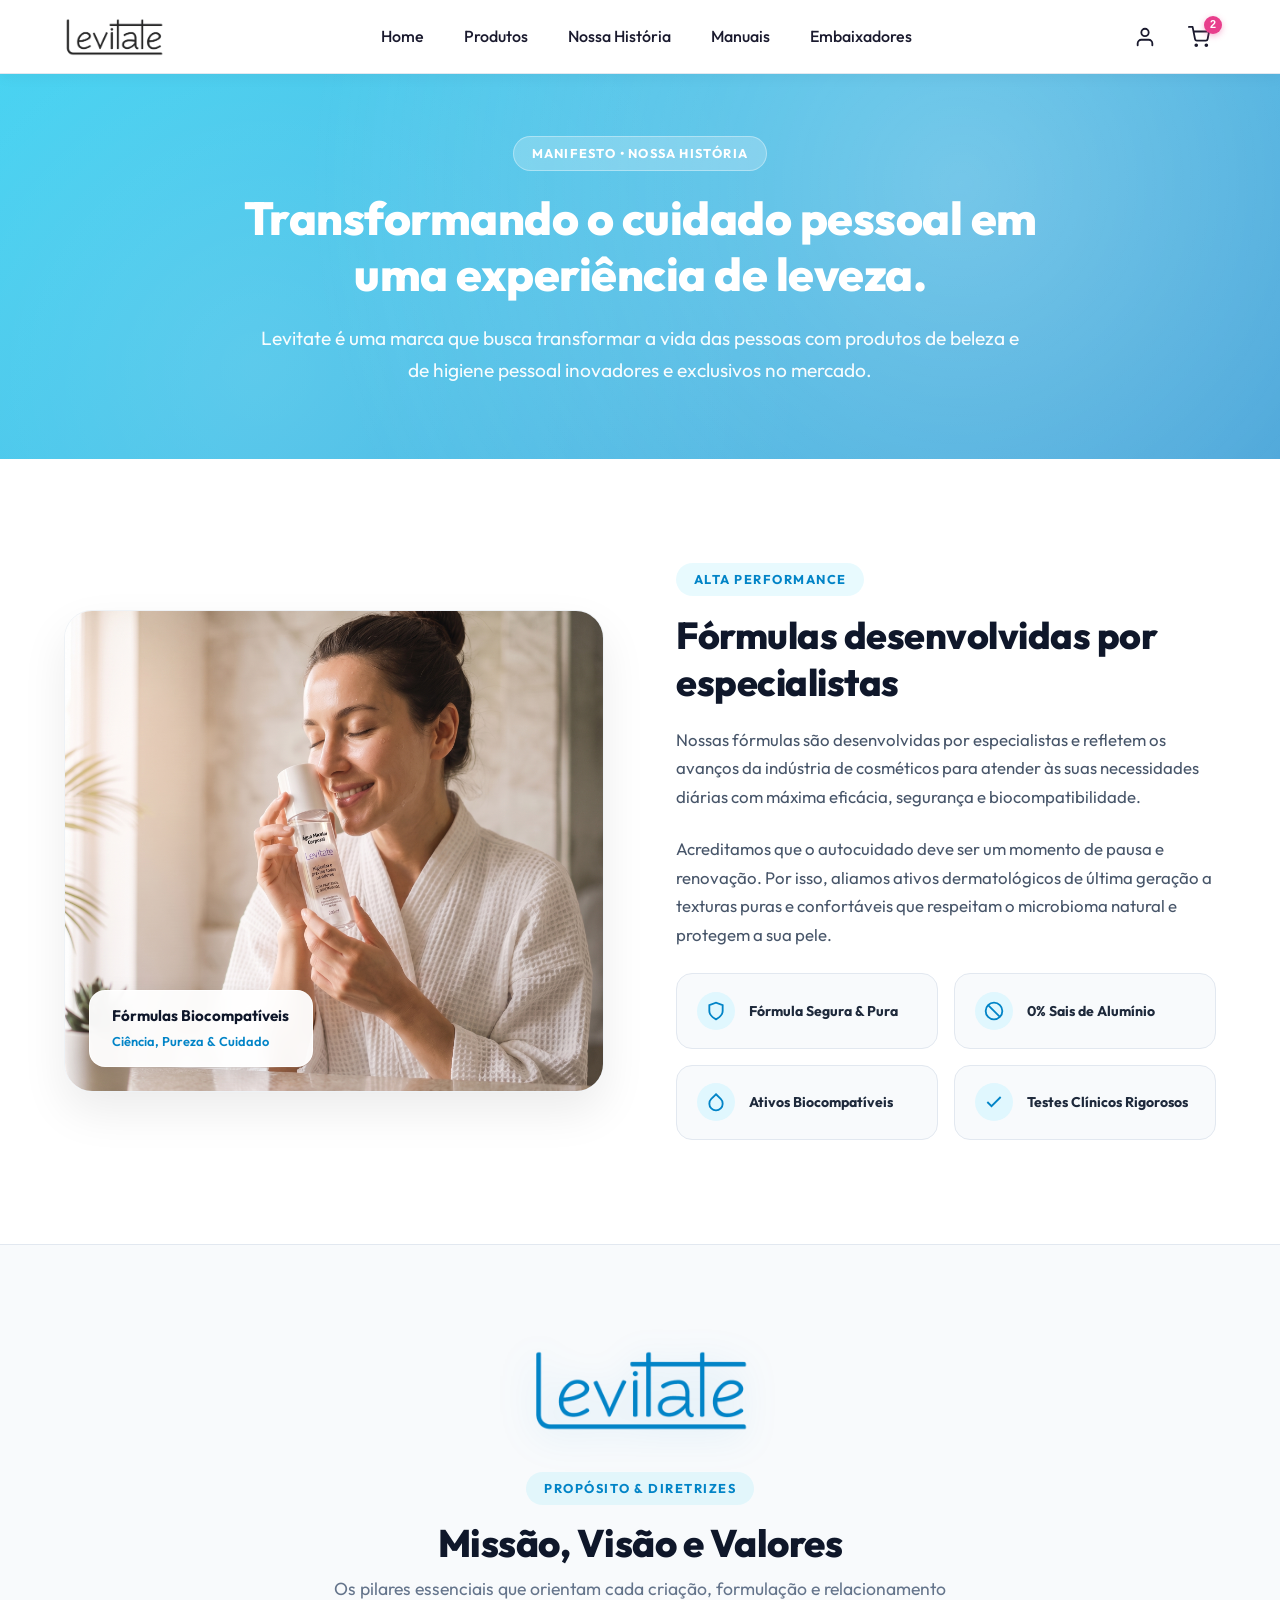
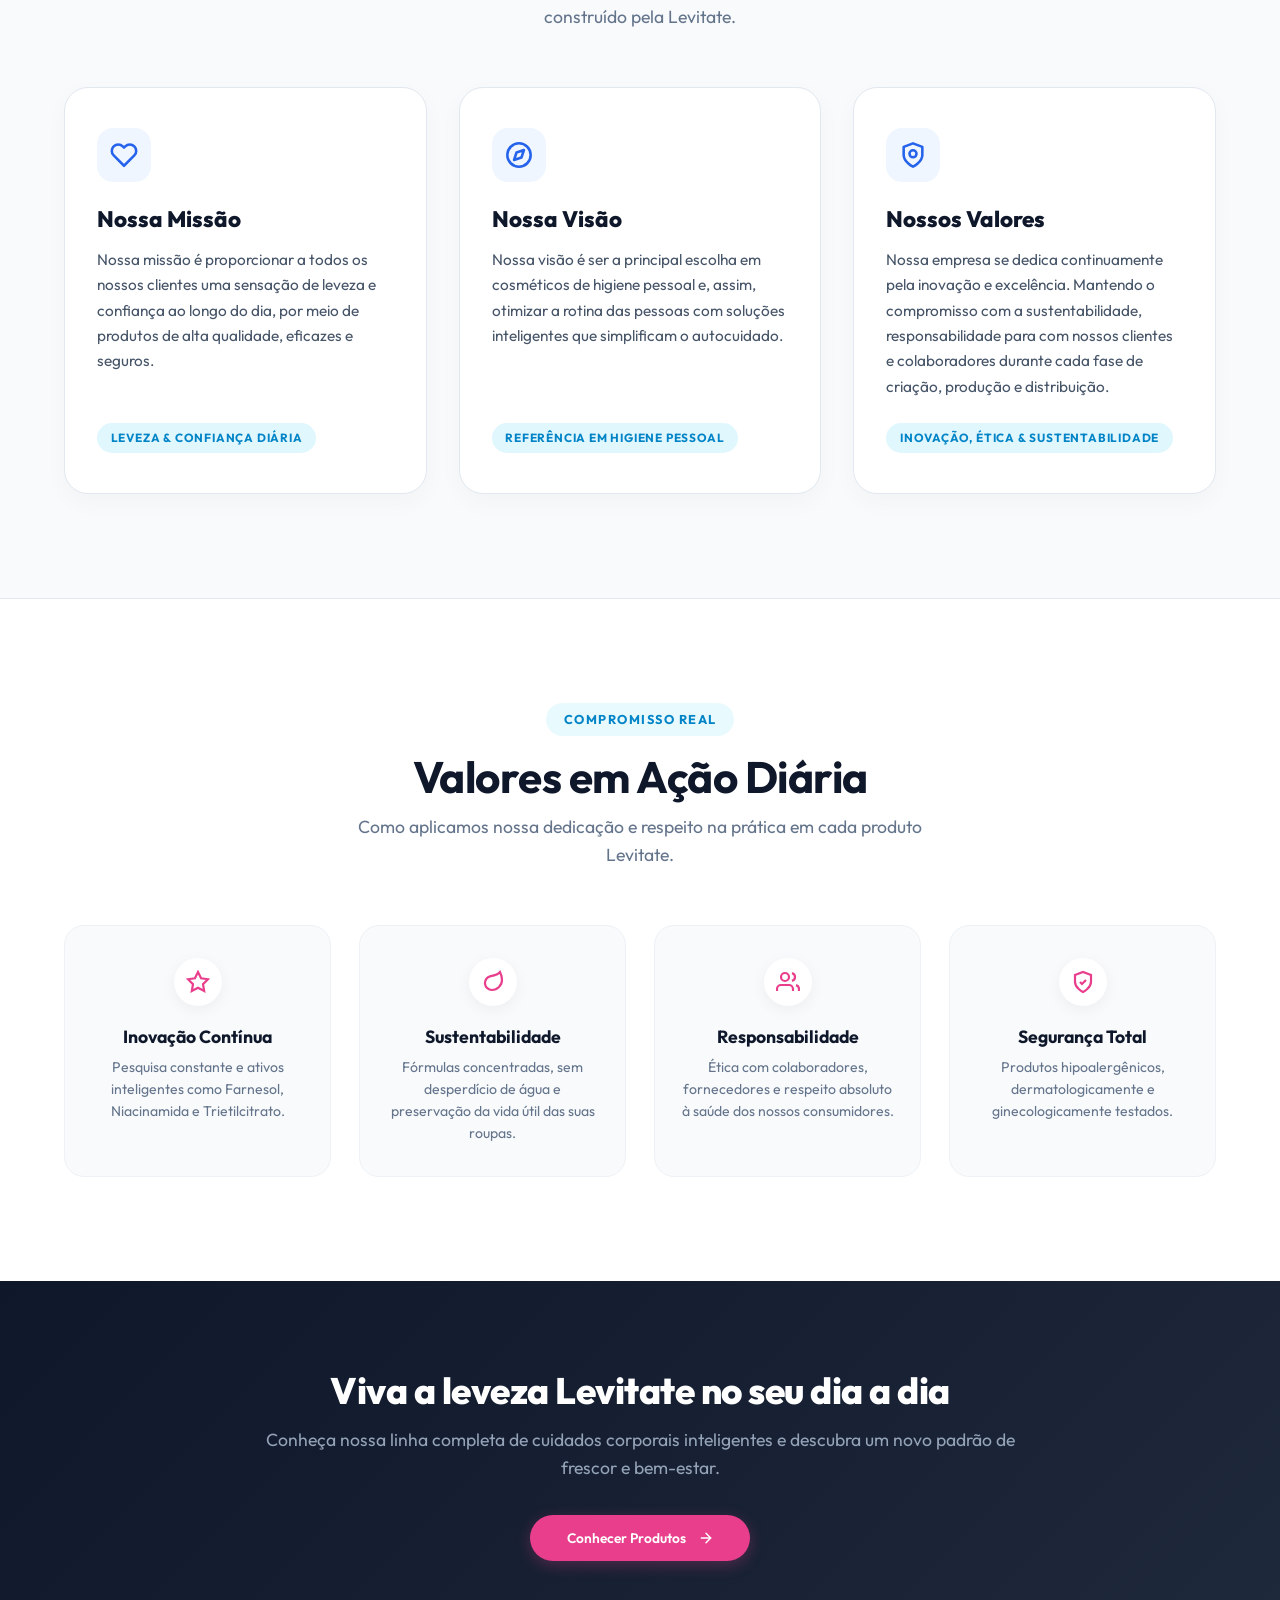
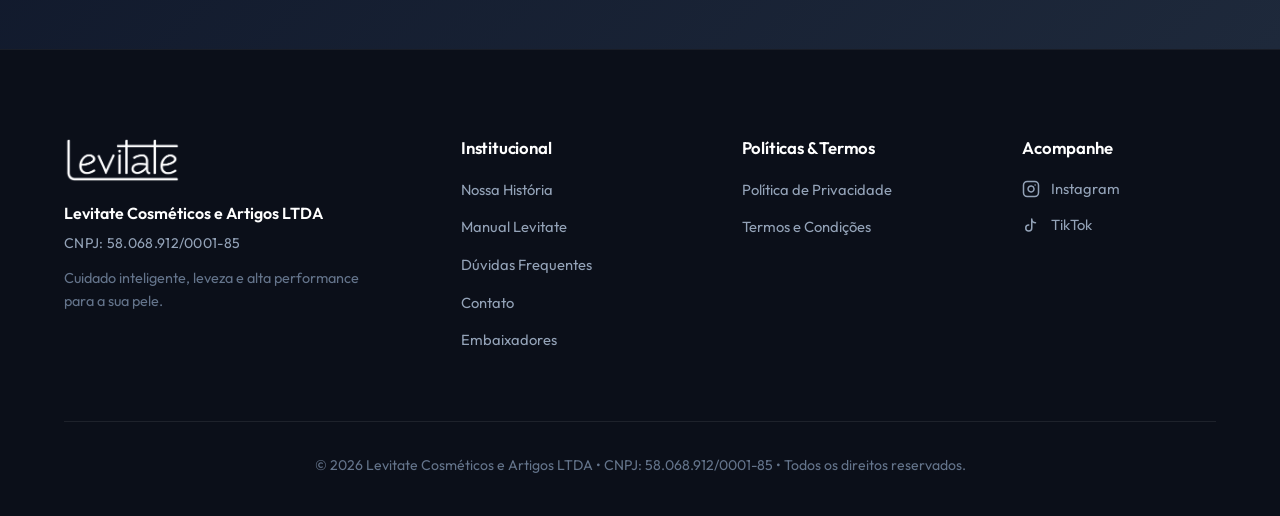
<file: sobre.html>
<!DOCTYPE html>
<html lang="pt-BR">
<head>
    <meta charset="UTF-8">
    <meta name="viewport" content="width=device-width, initial-scale=1.0">
    <title>Sobre Nós • Levitate | Nossa História, Missão e Valores</title>
    <meta name="description" content="Conheça a Levitate: cosméticos inovadores desenvolvidos por especialistas, nossa missão de proporcionar leveza e confiança, visão e compromisso com sustentabilidade e excelência.">
    <link rel="preconnect" href="https://fonts.googleapis.com">
    <link rel="preconnect" href="https://fonts.gstatic.com" crossorigin>
    <link href="https://fonts.googleapis.com/css2?family=Outfit:wght@300;400;500;600;700;800&display=swap" rel="stylesheet">
    <link rel="stylesheet" href="style.css?v=18">
</head>
<body class="manual-page-body">

    <!-- Navbar -->
    <nav class="navbar scrolled always-scrolled" id="navbar">
        <div class="navbar-container">
            <div class="logo">
                <a href="index.html#home">
                    <img src="logo.png" alt="Levitate" class="logo-img">
                </a>
            </div>
            <ul class="nav-links" id="navLinks">
                <li><a href="index.html#home">Home</a></li>
                <li><a href="index.html#produtos">Produtos</a></li>
                <li><a href="sobre.html" class="active">Nossa História</a></li>
                <li><a href="index.html#manuais">Manuais</a></li>
                <li><a href="embaixadores.html">Embaixadores</a></li>
                <li class="mobile-drawer-cta">
                    <a href="index.html#produtos">Comprar Produtos</a>
                </li>
            </ul>
            <div class="nav-actions">
                <button class="btn-icon" aria-label="Minha Conta" title="Minha Conta">
                    <svg width="22" height="22" viewBox="0 0 24 24" fill="none" stroke="currentColor" stroke-width="2" stroke-linecap="round" stroke-linejoin="round">
                        <path d="M20 21v-2a4 4 0 0 0-4-4H8a4 4 0 0 0-4 4v2"></path>
                        <circle cx="12" cy="7" r="4"></circle>
                    </svg>
                </button>
                <button class="btn-icon" id="openCartBtn" aria-label="Carrinho" title="Sacola de Compras">
                    <svg width="22" height="22" viewBox="0 0 24 24" fill="none" stroke="currentColor" stroke-width="2" stroke-linecap="round" stroke-linejoin="round">
                        <circle cx="9" cy="21" r="1"></circle>
                        <circle cx="20" cy="21" r="1"></circle>
                        <path d="M1 1h4l2.68 13.39a2 2 0 0 0 2 1.61h9.72a2 2 0 0 0 2-1.61L23 6H6"></path>
                    </svg>
                    <span id="navCartCount" class="nav-cart-badge">0</span>
                </button>
                <button class="hamburger-btn" id="hamburgerBtn" aria-label="Abrir menu" aria-expanded="false">
                    <span class="hamburger-line"></span>
                    <span class="hamburger-line"></span>
                    <span class="hamburger-line"></span>
                </button>
            </div>
        </div>
        <div class="mobile-backdrop" id="mobileBackdrop"></div>
    </nav>

    <!-- Hero Section -->
    <header class="about-hero">
        <div class="about-hero-container">
            <span class="about-hero-badge">Manifesto • Nossa História</span>
            <h1>Transformando o cuidado pessoal em uma experiência de leveza.</h1>
            <p>Levitate é uma marca que busca transformar a vida das pessoas com produtos de beleza e de higiene pessoal inovadores e exclusivos no mercado.</p>
        </div>
    </header>

    <!-- Intro & Fórmulas Section -->
    <section class="about-intro-section">
        <div class="about-intro-container">
            <div class="about-intro-visual">
                <img src="lifestyle.jpg?v=brand_woman" alt="Mulher usando Água Micelar Levitate">
                <div class="about-intro-badge-overlay">
                    <strong>Fórmulas Biocompatíveis</strong>
                    <span>Ciência, Pureza & Cuidado</span>
                </div>
            </div>
            <div class="about-intro-content">
                <span class="section-badge">Alta Performance</span>
                <h2>Fórmulas desenvolvidas por especialistas</h2>
                <p>Nossas fórmulas são desenvolvidas por especialistas e refletem os avanços da indústria de cosméticos para atender às suas necessidades diárias com máxima eficácia, segurança e biocompatibilidade.</p>
                <p>Acreditamos que o autocuidado deve ser um momento de pausa e renovação. Por isso, aliamos ativos dermatológicos de última geração a texturas puras e confortáveis que respeitam o microbioma natural e protegem a sua pele.</p>
                
                <div class="about-features-grid">
                    <div class="about-feature-box">
                        <div class="about-feature-icon">
                            <svg width="20" height="20" viewBox="0 0 24 24" fill="none" stroke="currentColor" stroke-width="2.2"><path d="M12 22s8-4 8-10V5l-8-3-8 3v7c0 6 8 10 8 10z"></path></svg>
                        </div>
                        <span>Fórmula Segura & Pura</span>
                    </div>
                    <div class="about-feature-box">
                        <div class="about-feature-icon">
                            <svg width="20" height="20" viewBox="0 0 24 24" fill="none" stroke="currentColor" stroke-width="2.2"><circle cx="12" cy="12" r="10"></circle><line x1="4.93" y1="4.93" x2="19.07" y2="19.07"></line></svg>
                        </div>
                        <span>0% Sais de Alumínio</span>
                    </div>
                    <div class="about-feature-box">
                        <div class="about-feature-icon">
                            <svg width="20" height="20" viewBox="0 0 24 24" fill="none" stroke="currentColor" stroke-width="2.2"><path d="M12 2.69l5.66 5.66a8 8 0 1 1-11.31 0z"></path></svg>
                        </div>
                        <span>Ativos Biocompatíveis</span>
                    </div>
                    <div class="about-feature-box">
                        <div class="about-feature-icon">
                            <svg width="20" height="20" viewBox="0 0 24 24" fill="none" stroke="currentColor" stroke-width="2.2"><polyline points="20 6 9 17 4 12"></polyline></svg>
                        </div>
                        <span>Testes Clínicos Rigorosos</span>
                    </div>
                </div>
            </div>
        </div>
    </section>

    <!-- Missão, Visão e Valores com LOGO AZUL -->
    <section class="about-mvv-section">
        <div class="about-mvv-container">
            <div class="about-logo-centerpiece">
                <img src="logo_azul.png" alt="Logo Levitate Azul" class="about-logo-azul">
            </div>
            
            <div class="about-mvv-header">
                <span class="section-badge">Propósito & Diretrizes</span>
                <h2>Missão, Visão e Valores</h2>
                <p>Os pilares essenciais que orientam cada criação, formulação e relacionamento construído pela Levitate.</p>
            </div>

            <div class="about-mvv-grid">
                <!-- Card 1: Missão -->
                <div class="about-mvv-card">
                    <div class="about-mvv-icon-box">
                        <svg width="28" height="28" viewBox="0 0 24 24" fill="none" stroke="currentColor" stroke-width="2.2" stroke-linecap="round" stroke-linejoin="round">
                            <path d="M20.84 4.61a5.5 5.5 0 0 0-7.78 0L12 5.67l-1.06-1.06a5.5 5.5 0 0 0-7.78 7.78l1.06 1.06L12 21.23l7.78-7.78 1.06-1.06a5.5 5.5 0 0 0 0-7.78z"></path>
                        </svg>
                    </div>
                    <h3>Nossa Missão</h3>
                    <p>Nossa missão é proporcionar a todos os nossos clientes uma sensação de leveza e confiança ao longo do dia, por meio de produtos de alta qualidade, eficazes e seguros.</p>
                    <span class="about-mvv-tag">Leveza & Confiança Diária</span>
                </div>

                <!-- Card 2: Visão -->
                <div class="about-mvv-card">
                    <div class="about-mvv-icon-box">
                        <svg width="28" height="28" viewBox="0 0 24 24" fill="none" stroke="currentColor" stroke-width="2.2" stroke-linecap="round" stroke-linejoin="round">
                            <circle cx="12" cy="12" r="10"></circle>
                            <polygon points="16.24 7.76 14.12 14.12 7.76 16.24 9.88 9.88 16.24 7.76"></polygon>
                        </svg>
                    </div>
                    <h3>Nossa Visão</h3>
                    <p>Nossa visão é ser a principal escolha em cosméticos de higiene pessoal e, assim, otimizar a rotina das pessoas com soluções inteligentes que simplificam o autocuidado.</p>
                    <span class="about-mvv-tag">Referência em Higiene Pessoal</span>
                </div>

                <!-- Card 3: Nossos Valores -->
                <div class="about-mvv-card">
                    <div class="about-mvv-icon-box">
                        <svg width="28" height="28" viewBox="0 0 24 24" fill="none" stroke="currentColor" stroke-width="2.2" stroke-linecap="round" stroke-linejoin="round">
                            <path d="M12 22s8-4 8-10V5l-8-3-8 3v7c0 6 8 10 8 10z"></path>
                            <circle cx="12" cy="11" r="3"></circle>
                        </svg>
                    </div>
                    <h3>Nossos Valores</h3>
                    <p>Nossa empresa se dedica continuamente pela inovação e excelência. Mantendo o compromisso com a sustentabilidade, responsabilidade para com nossos clientes e colaboradores durante cada fase de criação, produção e distribuição.</p>
                    <span class="about-mvv-tag">Inovação, Ética & Sustentabilidade</span>
                </div>
            </div>
        </div>
    </section>

    <!-- Pilares de Compromisso -->
    <section class="about-commitments-section">
        <div class="about-commitments-container">
            <div class="section-header" style="margin-bottom: 2rem;">
                <span class="section-badge">Compromisso Real</span>
                <h2>Valores em Ação Diária</h2>
                <p>Como aplicamos nossa dedicação e respeito na prática em cada produto Levitate.</p>
            </div>

            <div class="about-commitments-grid">
                <!-- Pilar 1 -->
                <div class="about-commitment-card">
                    <div class="com-icon">
                        <svg width="24" height="24" viewBox="0 0 24 24" fill="none" stroke="currentColor" stroke-width="2.2"><polygon points="12 2 15.09 8.26 22 9.27 17 14.14 18.18 21.02 12 17.77 5.82 21.02 7 14.14 2 9.27 8.91 8.26 12 2"></polygon></svg>
                    </div>
                    <h4>Inovação Contínua</h4>
                    <p>Pesquisa constante e ativos inteligentes como Farnesol, Niacinamida e Trietilcitrato.</p>
                </div>

                <!-- Pilar 2 -->
                <div class="about-commitment-card">
                    <div class="com-icon">
                        <svg width="24" height="24" viewBox="0 0 24 24" fill="none" stroke="currentColor" stroke-width="2.2"><path d="M11 20A7 7 0 0 1 9.8 6.1C15.5 5 17 4.48 19 2c1 2 2 4.18 2 8 0 5.5-4.78 10-10 10Z"></path></svg>
                    </div>
                    <h4>Sustentabilidade</h4>
                    <p>Fórmulas concentradas, sem desperdício de água e preservação da vida útil das suas roupas.</p>
                </div>

                <!-- Pilar 3 -->
                <div class="about-commitment-card">
                    <div class="com-icon">
                        <svg width="24" height="24" viewBox="0 0 24 24" fill="none" stroke="currentColor" stroke-width="2.2"><path d="M17 21v-2a4 4 0 0 0-4-4H5a4 4 0 0 0-4 4v2"></path><circle cx="9" cy="7" r="4"></circle><path d="M23 21v-2a4 4 0 0 0-3-3.87"></path><path d="M16 3.13a4 4 0 0 1 0 7.75"></path></svg>
                    </div>
                    <h4>Responsabilidade</h4>
                    <p>Ética com colaboradores, fornecedores e respeito absoluto à saúde dos nossos consumidores.</p>
                </div>

                <!-- Pilar 4 -->
                <div class="about-commitment-card">
                    <div class="com-icon">
                        <svg width="24" height="24" viewBox="0 0 24 24" fill="none" stroke="currentColor" stroke-width="2.2"><path d="M12 22s8-4 8-10V5l-8-3-8 3v7c0 6 8 10 8 10z"></path><polyline points="9 12 11 14 15 10"></polyline></svg>
                    </div>
                    <h4>Segurança Total</h4>
                    <p>Produtos hipoalergênicos, dermatologicamente e ginecologicamente testados.</p>
                </div>
            </div>
        </div>
    </section>

    <!-- CTA Section -->
    <section class="about-cta-section">
        <div class="about-cta-container">
            <h2>Viva a leveza Levitate no seu dia a dia</h2>
            <p>Conheça nossa linha completa de cuidados corporais inteligentes e descubra um novo padrão de frescor e bem-estar.</p>
            <a href="index.html#produtos" class="btn-manual" style="margin: 0 auto; text-decoration: none;">
                <span>Conhecer Produtos</span>
                <svg width="16" height="16" viewBox="0 0 24 24" fill="none" stroke="currentColor" stroke-width="2.2" stroke-linecap="round" stroke-linejoin="round"><line x1="5" y1="12" x2="19" y2="12"></line><polyline points="12 5 19 12 12 19"></polyline></svg>
            </a>
        </div>
    </section>

    <!-- Mini-Cart Side Drawer (Sacola) -->
    <div class="cart-drawer-overlay" id="cartOverlay"></div>
    <aside class="cart-drawer" id="cartDrawer" aria-label="Sua Sacola de Compras">
        <div class="cart-drawer-header">
            <h3>
                <span>Sua Sacola</span>
                <span class="cart-badge-count" id="drawerCartCount">0</span>
            </h3>
            <button class="btn-close-cart" id="btnCloseCart" aria-label="Fechar sacola">
                <svg width="22" height="22" viewBox="0 0 24 24" fill="none" stroke="currentColor" stroke-width="2.5"><line x1="18" y1="6" x2="6" y2="18"></line><line x1="6" y1="6" x2="18" y2="18"></line></svg>
            </button>
        </div>
        <div class="cart-free-shipping-bar">
            <span id="shippingBarText">Faltam R$ 99,00 para você ganhar <strong>Frete Grátis</strong>!</span>
            <div class="shipping-bar-track">
                <div class="shipping-bar-progress" id="shippingProgress" style="width: 0%;"></div>
            </div>
        </div>
        <div class="cart-drawer-body" id="cartItemsList"></div>
        <div class="cart-drawer-footer">
            <div class="cart-summary-subtotal">
                <span>Subtotal:</span>
                <span id="cartSubtotalValue">R$ 0,00</span>
            </div>
            <button class="btn-checkout-cart" id="btnCheckout" onclick="window.location.href='checkout.html'">
                <span>Finalizar Compra</span>
                <svg width="18" height="18" viewBox="0 0 24 24" fill="none" stroke="currentColor" stroke-width="2.5"><line x1="5" y1="12" x2="19" y2="12"></line><polyline points="12 5 19 12 12 19"></polyline></svg>
            </button>
            <button class="btn-keep-shopping" id="btnKeepShopping">Continuar Comprando</button>
        </div>
    </aside>

    <!-- Footer -->
    <footer class="footer">
        <div class="footer-content">
            <div class="brand">
                <a href="index.html#home">
                    <img src="logo.png" alt="Levitate" class="logo-img footer-logo">
                </a>
                <p class="company-name">Levitate Cosméticos e Artigos LTDA</p>
                <p class="company-cnpj">CNPJ: 58.068.912/0001-85</p>
                <p class="brand-tagline">Cuidado inteligente, leveza e alta performance para a sua pele.</p>
            </div>
            <div class="links">
                <h4>Institucional</h4>
                <ul>
                    <li><a href="sobre.html">Nossa História</a></li>
                    <li><a href="index.html#manuais">Manual Levitate</a></li>
                    <li><a href="index.html#faq">Dúvidas Frequentes</a></li>
                    <li><a href="index.html#contato">Contato</a></li>
                    <li><a href="embaixadores.html">Embaixadores</a></li>
                </ul>
            </div>
            <div class="links">
                <h4>Políticas & Termos</h4>
                <ul>
                    <li><a href="index.html#privacidade">Política de Privacidade</a></li>
                    <li><a href="index.html#termos">Termos e Condições</a></li>
                </ul>
            </div>
            <div class="socials">
                <h4>Acompanhe</h4>
                <div class="social-icons">
                    <a href="https://instagram.com" target="_blank" rel="noopener">
                        <svg width="18" height="18" viewBox="0 0 24 24" fill="none" stroke="currentColor" stroke-width="2" stroke-linecap="round" stroke-linejoin="round"><rect x="2" y="2" width="20" height="20" rx="5" ry="5"></rect><path d="M16 11.37A4 4 0 1 1 12.63 8 4 4 0 0 1 16 11.37z"></path><line x1="17.5" y1="6.5" x2="17.51" y2="6.5"></line></svg>
                        <span>Instagram</span>
                    </a>
                    <a href="https://tiktok.com" target="_blank" rel="noopener">
                        <svg width="18" height="18" viewBox="0 0 24 24" fill="none" stroke="currentColor" stroke-width="2" stroke-linecap="round" stroke-linejoin="round"><path d="M9 12a4 4 0 1 0 4 4V4a5 5 0 0 0 5 5"></path></svg>
                        <span>TikTok</span>
                    </a>
                </div>
            </div>
        </div>
        <div class="footer-bottom">
            <div class="footer-bottom-container">
                <p>&copy; 2026 Levitate Cosméticos e Artigos LTDA • CNPJ: 58.068.912/0001-85 • Todos os direitos reservados.</p>
            </div>
        </div>
    </footer>

    <!-- Scripts -->
    <script src="nav.js"></script>
    <script src="cart.js"></script>
    <script src="js/auth.js"></script>
</body>
</html>
</file>
<file: style.css>
:root {
    --primary: #E83E8C;
    --primary-light: #FFF0F6;
    --primary-dark: #D82B7B;
    --text-main: #1A1A2E;
    --text-muted: #6B6B83;
    --bg-main: #FAFAFC;
    --white: #FFFFFF;
    --transition: all 0.3s cubic-bezier(0.25, 0.8, 0.25, 1);
}

* {
    margin: 0;
    padding: 0;
    box-sizing: border-box;
}

html {
    scroll-behavior: smooth;
}

body {
    font-family: 'Outfit', sans-serif;
    background-color: var(--bg-main);
    color: var(--text-main);
    line-height: 1.6;
    overflow-x: hidden;
}

h1, h2, h3, h4 {
    font-weight: 600;
    line-height: 1.2;
}

a {
    text-decoration: none;
    color: inherit;
}

/* Navbar */
.navbar {
    position: fixed;
    top: 0;
    width: 100%;
    padding: 1.6rem 5%;
    display: flex;
    justify-content: center;
    align-items: center;
    background: transparent;
    border-bottom: 1px solid rgba(255, 255, 255, 0.18);
    backdrop-filter: blur(0px);
    -webkit-backdrop-filter: blur(0px);
    z-index: 1000;
    transition: all 0.35s cubic-bezier(0.25, 0.8, 0.25, 1);
}

.navbar-container {
    width: 100%;
    max-width: 1300px;
    margin: 0 auto;
    display: flex;
    justify-content: space-between;
    align-items: center;
}

.logo a {
    display: flex;
    align-items: center;
}

.logo-img {
    height: 38px;
    width: auto;
    object-fit: contain;
    filter: brightness(1) invert(0);
    transition: var(--transition);
}

.logo-img:hover {
    transform: scale(1.03);
    filter: brightness(1) drop-shadow(0 2px 10px rgba(255, 255, 255, 0.6));
}

.nav-links {
    list-style: none;
    display: flex;
    gap: 2.5rem;
}

.nav-links a {
    font-size: 1rem;
    font-weight: 500;
    color: #FFFFFF;
    transition: var(--transition);
    position: relative;
    text-shadow: 0 1px 4px rgba(0, 0, 0, 0.08);
}

.nav-links a::after {
    content: '';
    position: absolute;
    width: 0;
    height: 2px;
    bottom: -4px;
    left: 0;
    background-color: #FFFFFF;
    transition: var(--transition);
}

.nav-links a:hover::after {
    width: 100%;
}

.nav-actions {
    display: flex;
    align-items: center;
    gap: 1.25rem;
}

.btn-icon {
    background: none;
    border: none;
    cursor: pointer;
    color: #FFFFFF;
    transition: var(--transition);
    display: flex;
    align-items: center;
    justify-content: center;
    padding: 6px;
    position: relative;
    border-radius: 50%;
}

.btn-icon:hover {
    color: #FFFFFF;
    transform: scale(1.12);
}

.navbar.scrolled .btn-icon,
.navbar.always-scrolled .btn-icon {
    color: var(--text-main);
}

.navbar.scrolled .btn-icon:hover,
.navbar.always-scrolled .btn-icon:hover {
    color: #E83E8C;
}

/* Standardized Navbar Cart Badge */
.nav-cart-badge {
    position: absolute;
    top: -4px;
    right: -6px;
    background: #E83E8C;
    color: #FFFFFF;
    font-size: 0.68rem;
    font-weight: 700;
    min-width: 18px;
    height: 18px;
    border-radius: 50px;
    display: flex;
    align-items: center;
    justify-content: center;
    padding: 0 4px;
    line-height: 1;
    box-shadow: 0 2px 6px rgba(232, 62, 140, 0.4);
    pointer-events: none;
    transition: transform 0.2s ease;
}

.btn-icon:hover .nav-cart-badge {
    transform: scale(1.1);
}

/* Hamburger Button & Mobile Menu */
.hamburger-btn {
    display: none;
    flex-direction: column;
    justify-content: space-between;
    width: 26px;
    height: 19px;
    background: transparent;
    border: none;
    cursor: pointer;
    padding: 0;
    z-index: 1010;
    transition: var(--transition);
}

.hamburger-line {
    width: 100%;
    height: 2.2px;
    background-color: #FFFFFF;
    border-radius: 2px;
    transition: all 0.3s cubic-bezier(0.25, 0.8, 0.25, 1);
    transform-origin: center;
}

.navbar.scrolled .hamburger-line {
    background-color: var(--text-main);
}

/* Active Hamburger Icon (Animated to X) */
.hamburger-btn.is-active .hamburger-line:nth-child(1) {
    transform: translateY(8.4px) rotate(45deg);
    background-color: var(--text-main) !important;
}

.hamburger-btn.is-active .hamburger-line:nth-child(2) {
    opacity: 0;
    transform: scaleX(0);
}

.hamburger-btn.is-active .hamburger-line:nth-child(3) {
    transform: translateY(-8.4px) rotate(-45deg);
    background-color: var(--text-main) !important;
}

/* Mobile Menu Backdrop Overlay */
.mobile-backdrop {
    position: fixed;
    top: 0;
    left: 0;
    width: 100vw;
    height: 100vh;
    background: rgba(15, 23, 42, 0.45);
    backdrop-filter: blur(4px);
    -webkit-backdrop-filter: blur(4px);
    opacity: 0;
    visibility: hidden;
    transition: opacity 0.35s ease, visibility 0.35s ease;
    z-index: 1004;
}

.mobile-backdrop.is-open {
    opacity: 1;
    visibility: visible;
}

.mobile-drawer-cta {
    display: none;
}

#home, #produtos, #sobre, #manuais {
    scroll-margin-top: 95px;
}

/* Navbar - Scrolled State (Solid White Opaque, No Transparency) */
.navbar.scrolled,
.navbar.always-scrolled {
    background: #FFFFFF !important;
    backdrop-filter: none !important;
    -webkit-backdrop-filter: none !important;
    border-bottom: 1px solid #E2E8F0 !important;
    box-shadow: 0 2px 15px rgba(0, 0, 0, 0.05) !important;
    padding: 1.1rem 5%;
}

.navbar.scrolled .logo-img,
.navbar.always-scrolled .logo-img {
    filter: brightness(0.15);
}

.navbar.scrolled .nav-links a,
.navbar.always-scrolled .nav-links a {
    color: var(--text-main);
    text-shadow: none;
}

.navbar.scrolled .nav-links a::after,
.navbar.always-scrolled .nav-links a::after {
    background-color: #3FA0D7;
}

.navbar.scrolled .btn-icon,
.navbar.always-scrolled .btn-icon {
    color: var(--text-main);
}

/* Buttons */
.btn-primary {
    background: #E83E8C;
    color: var(--white);
    padding: 1rem 2.2rem;
    border: none;
    border-radius: 50px;
    font-size: 1rem;
    font-weight: 600;
    cursor: pointer;
    transition: var(--transition);
    box-shadow: 0 6px 20px rgba(232, 62, 140, 0.35);
    display: inline-block;
    letter-spacing: 0.3px;
}

.btn-primary:hover {
    background: #D82B7B;
    color: var(--white);
    transform: translateY(-2px);
    box-shadow: 0 10px 25px rgba(232, 62, 140, 0.5);
}

.btn-secondary {
    background: var(--white);
    color: var(--text-main);
    padding: 1rem 2rem;
    border: 1px solid rgba(0,0,0,0.1);
    border-radius: 50px;
    font-size: 1rem;
    font-weight: 500;
    cursor: pointer;
    transition: var(--transition);
    display: inline-block;
}

.btn-secondary:hover {
    background: var(--bg-main);
    border-color: rgba(0,0,0,0.2);
}

.btn-outline {
    background: transparent;
    color: var(--primary);
    padding: 0.6rem 1.5rem;
    border: 2px solid var(--primary);
    border-radius: 50px;
    font-weight: 500;
    cursor: pointer;
    transition: var(--transition);
    width: 100%;
    margin-top: 1rem;
}

.btn-outline:hover {
    background: var(--primary);
    color: var(--white);
}

/* Hero Section */
.hero {
    min-height: 100vh;
    padding: 8.5rem 5% 4.5rem;
    display: flex;
    justify-content: center;
    align-items: center;
    background: linear-gradient(135deg, #41D3F2 0%, #3FA0D7 100%);
    position: relative;
    overflow: hidden;
}

.hero-container {
    width: 100%;
    max-width: 1300px;
    display: flex;
    align-items: center;
    justify-content: space-between;
    gap: 3rem;
    position: relative;
    z-index: 2;
    margin: 0 auto;
}

.hero::before {
    content: '';
    position: absolute;
    inset: 0;
    background: radial-gradient(circle at 75% 40%, rgba(255, 255, 255, 0.28) 0%, transparent 65%),
                radial-gradient(circle at 20% 80%, rgba(255, 255, 255, 0.15) 0%, transparent 50%);
    pointer-events: none;
    z-index: 1;
}

.hero-content {
    position: relative;
    z-index: 2;
    flex: 0.9;
    max-width: 540px;
}

.hero-visual {
    position: relative;
    z-index: 2;
    flex: 1.35;
    display: flex;
    justify-content: center;
    align-items: center;
}

.hero .badge {
    display: inline-block;
    padding: 0.45rem 1.1rem;
    background: rgba(255, 255, 255, 0.22);
    color: #FFFFFF;
    border: 1px solid rgba(255, 255, 255, 0.4);
    backdrop-filter: blur(8px);
    -webkit-backdrop-filter: blur(8px);
    border-radius: 50px;
    font-size: 0.85rem;
    font-weight: 600;
    margin-bottom: 1.5rem;
    text-transform: uppercase;
    letter-spacing: 1px;
}

.hero h2 {
    font-size: 4rem;
    margin-bottom: 1.5rem;
    color: #FFFFFF;
    letter-spacing: -1px;
    text-shadow: 0 2px 15px rgba(0, 40, 80, 0.12);
}

.hero p {
    font-size: 1.15rem;
    color: rgba(255, 255, 255, 0.95);
    margin-bottom: 2.5rem;
    max-width: 90%;
    line-height: 1.7;
    text-shadow: 0 1px 8px rgba(0, 40, 80, 0.08);
}

.hero-buttons {
    display: flex;
    gap: 1rem;
}

.hero .btn-primary {
    background: #E83E8C;
    color: #FFFFFF;
    font-weight: 600;
    box-shadow: 0 8px 25px rgba(232, 62, 140, 0.4);
    border: none;
    letter-spacing: 0.3px;
}

.hero .btn-primary:hover {
    background: #D82B7B;
    color: #FFFFFF;
    transform: translateY(-2px);
    box-shadow: 0 12px 30px rgba(232, 62, 140, 0.55);
}

.hero .btn-secondary {
    background: rgba(255, 255, 255, 0.15);
    color: #FFFFFF;
    border: 1px solid rgba(255, 255, 255, 0.4);
    backdrop-filter: blur(10px);
    -webkit-backdrop-filter: blur(10px);
}

.hero .btn-secondary:hover {
    background: rgba(255, 255, 255, 0.25);
    border-color: rgba(255, 255, 255, 0.7);
}

.floating-product {
    width: 100%;
    max-width: 780px;
    height: auto;
    object-fit: contain;
    animation: float 6s ease-in-out infinite;
    filter: drop-shadow(0 15px 35px rgba(255, 255, 255, 0.22));
    transition: all 0.4s ease;
}

.floating-product:hover {
    transform: scale(1.03);
    filter: drop-shadow(0 18px 45px rgba(255, 255, 255, 0.35));
}

@keyframes float {
    0% { transform: translateY(0px); }
    50% { transform: translateY(-15px); }
    100% { transform: translateY(0px); }
}

/* Trust Seals Section (Below Hero) */
.trust-seals-section {
    padding: 3.8rem 5%;
    background: #FFFFFF;
    border-bottom: 1px solid rgba(0, 0, 0, 0.05);
    box-shadow: 0 4px 20px rgba(0, 0, 0, 0.02);
    position: relative;
    z-index: 5;
}

.trust-seals-container {
    max-width: 1300px;
    margin: 0 auto;
    display: grid;
    grid-template-columns: repeat(6, 1fr);
    gap: 1.8rem;
    align-items: flex-start;
}

.seal-card {
    display: flex;
    flex-direction: column;
    align-items: center;
    text-align: center;
    padding: 0.6rem 0.4rem;
    transition: all 0.3s cubic-bezier(0.16, 1, 0.3, 1);
}

.seal-card:hover {
    transform: translateY(-5px);
}

.seal-icon-wrapper {
    width: 72px;
    height: 72px;
    border-radius: 50%;
    background: #F8FAFC;
    border: 1.5px solid rgba(65, 211, 242, 0.3);
    color: #0284C7;
    display: flex;
    align-items: center;
    justify-content: center;
    margin-bottom: 1rem;
    transition: all 0.35s cubic-bezier(0.16, 1, 0.3, 1);
    box-shadow: 0 4px 14px rgba(65, 211, 242, 0.08);
}

.seal-card:hover .seal-icon-wrapper {
    background: linear-gradient(135deg, #41D3F2 0%, #3FA0D7 100%);
    color: #FFFFFF;
    border-color: transparent;
    transform: scale(1.1);
    box-shadow: 0 8px 22px rgba(63, 160, 215, 0.35);
}

.seal-card h4 {
    font-size: 0.95rem;
    font-weight: 600;
    color: #1E293B;
    line-height: 1.35;
    margin: 0;
    letter-spacing: -0.2px;
}

/* Products Section */
.products-section {
    padding: 6.5rem 5%;
    background: #F8FAFC;
}

.section-header {
    text-align: center;
    margin-bottom: 4rem;
}

.section-badge {
    display: inline-block;
    padding: 0.4rem 1.1rem;
    background: rgba(65, 211, 242, 0.12);
    color: #0284C7;
    font-size: 0.8rem;
    font-weight: 700;
    text-transform: uppercase;
    letter-spacing: 1.5px;
    border-radius: 50px;
    margin-bottom: 0.9rem;
}

.section-header h2 {
    font-size: 2.75rem;
    color: #0F172A;
    font-weight: 700;
    letter-spacing: -0.5px;
    margin-bottom: 0.6rem;
}

.section-header p {
    color: #64748B;
    font-size: 1.1rem;
    max-width: 620px;
    margin: 0 auto;
    line-height: 1.6;
}

.product-grid {
    display: grid;
    grid-template-columns: repeat(3, 1fr);
    gap: 2.2rem;
    max-width: 1300px;
    margin: 0 auto;
}

.product-card {
    background: #FFFFFF;
    border-radius: 24px;
    padding: 1.6rem;
    transition: all 0.35s cubic-bezier(0.16, 1, 0.3, 1);
    border: 1px solid rgba(226, 232, 240, 0.9);
    box-shadow: 0 4px 20px rgba(15, 23, 42, 0.04);
    display: flex;
    flex-direction: column;
    position: relative;
}

.product-card:hover {
    transform: translateY(-8px);
    box-shadow: 0 20px 45px -10px rgba(63, 160, 215, 0.18), 0 4px 12px rgba(0, 0, 0, 0.03);
    border-color: rgba(65, 211, 242, 0.5);
}

.product-card.featured-card {
    border-color: rgba(65, 211, 242, 0.45);
    box-shadow: 0 6px 24px rgba(65, 211, 242, 0.08);
}

.card-top-badges {
    position: absolute;
    top: 2.2rem;
    left: 2.2rem;
    right: 2.2rem;
    display: flex;
    justify-content: space-between;
    align-items: center;
    z-index: 4;
    pointer-events: none;
}

.card-badge {
    pointer-events: auto;
    padding: 0.35rem 0.85rem;
    border-radius: 50px;
    font-size: 0.72rem;
    font-weight: 700;
    text-transform: uppercase;
    letter-spacing: 0.8px;
    background: rgba(255, 255, 255, 0.92);
    backdrop-filter: blur(8px);
    -webkit-backdrop-filter: blur(8px);
    color: #334155;
    box-shadow: 0 2px 10px rgba(0,0,0,0.06);
    border: 1px solid rgba(0,0,0,0.04);
}

.card-badge.featured {
    background: linear-gradient(135deg, #41D3F2 0%, #3FA0D7 100%);
    color: #FFFFFF;
    border: none;
    box-shadow: 0 4px 14px rgba(63, 160, 215, 0.35);
}

.btn-wishlist {
    pointer-events: auto;
    width: 38px;
    height: 38px;
    border-radius: 50%;
    background: rgba(255, 255, 255, 0.92);
    backdrop-filter: blur(8px);
    -webkit-backdrop-filter: blur(8px);
    border: 1px solid rgba(0,0,0,0.04);
    display: flex;
    align-items: center;
    justify-content: center;
    color: #94A3B8;
    cursor: pointer;
    transition: all 0.25s ease;
    box-shadow: 0 2px 10px rgba(0,0,0,0.06);
}

.btn-wishlist:hover {
    color: #E83E8C;
    transform: scale(1.12);
    background: #FFFFFF;
}

.btn-wishlist.active {
    color: #E83E8C;
    background: #FFF1F5;
    border-color: rgba(232, 62, 140, 0.2);
}

.btn-wishlist.active svg {
    fill: #E83E8C;
    stroke: #E83E8C;
}

.product-img-wrapper {
    width: 100%;
    aspect-ratio: 1 / 1;
    display: flex;
    justify-content: center;
    align-items: center;
    margin-bottom: 1.5rem;
    background: #FFFFFF;
    border-radius: 18px;
    padding: 0;
    position: relative;
    overflow: hidden;
}

.product-img-wrapper img {
    width: 100%;
    height: 100%;
    object-fit: cover;
    display: block;
    border-radius: 18px;
    transition: transform 0.45s cubic-bezier(0.16, 1, 0.3, 1);
}

.product-card:hover .product-img-wrapper img {
    transform: scale(1.05);
}

.product-info {
    display: flex;
    flex-direction: column;
    flex-grow: 1;
    text-align: left;
}

.product-rating {
    display: flex;
    align-items: center;
    gap: 0.45rem;
    margin-bottom: 0.6rem;
}

.product-rating .stars {
    color: #F59E0B;
    font-size: 0.85rem;
    letter-spacing: 2px;
    line-height: 1;
}

.product-rating .rating-score {
    font-size: 0.85rem;
    font-weight: 700;
    color: #0F172A;
}

.product-rating .rating-count {
    font-size: 0.8rem;
    color: #94A3B8;
}

.product-info .category {
    font-size: 0.74rem;
    text-transform: uppercase;
    letter-spacing: 0.8px;
    color: #0284C7;
    font-weight: 700;
    margin-bottom: 0.4rem;
    display: block;
}

.product-info h3 {
    font-size: 1.35rem;
    font-weight: 700;
    color: #0F172A;
    margin-bottom: 0.5rem;
    line-height: 1.3;
}

.product-desc {
    font-size: 0.9rem;
    color: #64748B;
    line-height: 1.55;
    margin-bottom: 1.2rem;
    min-height: 44px;
}

.product-tags {
    display: flex;
    flex-wrap: wrap;
    gap: 0.45rem;
    margin-bottom: 1.4rem;
}

.product-tags span {
    background: #F1F5F9;
    color: #475569;
    font-size: 0.72rem;
    font-weight: 600;
    padding: 0.28rem 0.65rem;
    border-radius: 6px;
    letter-spacing: 0.2px;
}

.price-container {
    margin-top: auto;
    padding-top: 1.2rem;
    border-top: 1px solid #F1F5F9;
    margin-bottom: 1.2rem;
}

.price-main {
    display: flex;
    align-items: baseline;
    color: #0F172A;
    font-weight: 800;
    line-height: 1;
}

.price-main .currency {
    font-size: 0.95rem;
    font-weight: 600;
    color: #64748B;
    margin-right: 2px;
}

.price-main .price-value {
    font-size: 1.9rem;
    letter-spacing: -0.5px;
}

.price-main .price-cents {
    font-size: 1.05rem;
}

.installments {
    font-size: 0.8rem;
    color: #64748B;
    margin-top: 0.4rem;
}

.installments strong {
    color: #0F172A;
}

.btn-add-cart {
    width: 100%;
    display: flex;
    align-items: center;
    justify-content: center;
    gap: 0.65rem;
    padding: 0.95rem 1.4rem;
    border-radius: 50px;
    font-size: 0.95rem;
    font-weight: 600;
    cursor: pointer;
    border: none;
    background: #E83E8C;
    color: #FFFFFF;
    text-decoration: none;
    text-align: center;
    box-sizing: border-box;
    box-shadow: 0 6px 18px rgba(232, 62, 140, 0.28);
    transition: all 0.25s cubic-bezier(0.16, 1, 0.3, 1);
}

.btn-add-cart svg {
    transition: transform 0.25s ease;
}

.btn-add-cart:hover {
    background: #D82B7B;
    color: #FFFFFF;
    transform: translateY(-2px);
    box-shadow: 0 10px 25px rgba(232, 62, 140, 0.45);
}

.btn-add-cart:hover svg {
    transform: scale(1.1);
}

.btn-add-cart.featured-btn {
    background: #E83E8C;
    box-shadow: 0 6px 20px rgba(232, 62, 140, 0.35);
}

.btn-add-cart.featured-btn:hover {
    background: #D82B7B;
    box-shadow: 0 12px 28px rgba(232, 62, 140, 0.5);
}

/* Lifestyle Section */
.lifestyle-section {
    display: flex;
    align-items: center;
    padding: 0;
    background: var(--white);
}

.lifestyle-image {
    flex: 1;
    height: 600px;
}

.lifestyle-image img {
    width: 100%;
    height: 100%;
    object-fit: cover;
    object-position: center top;
}

.lifestyle-content {
    flex: 1;
    padding: 5rem 8%;
}

.lifestyle-content h2 {
    font-size: 3rem;
    margin-bottom: 1.5rem;
}

.lifestyle-content p {
    color: var(--text-muted);
    font-size: 1.1rem;
    margin-bottom: 1.5rem;
}

.mt-2 {
    margin-top: 1rem;
}

/* Manuals Section */
.manuals-section {
    padding: 7rem 5%;
    background: #F8FAFC;
    border-top: 1px solid rgba(0, 0, 0, 0.04);
}

.manuals-container {
    max-width: 1300px;
    margin: 0 auto;
}

.manuals-section .section-header h2 strong {
    color: #E83E8C;
}

.manuals-grid {
    display: grid;
    grid-template-columns: repeat(auto-fit, minmax(280px, 1fr));
    gap: 2rem;
    align-items: stretch;
}

.manual-card {
    background: #FFFFFF;
    border-radius: 24px;
    padding: 2.2rem;
    border: 1px solid rgba(226, 232, 240, 0.9);
    box-shadow: 0 4px 20px rgba(15, 23, 42, 0.04);
    display: flex;
    flex-direction: column;
    transition: all 0.35s cubic-bezier(0.16, 1, 0.3, 1);
    position: relative;
}

.manual-card:hover {
    transform: translateY(-8px);
    box-shadow: 0 24px 45px -12px rgba(232, 62, 140, 0.16), 0 4px 12px rgba(0, 0, 0, 0.03);
    border-color: rgba(232, 62, 140, 0.35);
}

.manual-card-header {
    display: flex;
    flex-direction: column;
    align-items: flex-start;
    gap: 0.85rem;
    margin-bottom: 1.15rem;
}

.manual-icon-box {
    width: 48px;
    height: 48px;
    border-radius: 50%;
    background: #E0F7FE;
    color: #0284C7;
    display: flex;
    align-items: center;
    justify-content: center;
    transition: all 0.35s cubic-bezier(0.16, 1, 0.3, 1);
    flex-shrink: 0;
}

.manual-card:hover .manual-icon-box {
    background: #E83E8C;
    color: #FFFFFF;
    transform: scale(1.08) rotate(3deg);
    box-shadow: 0 8px 22px rgba(232, 62, 140, 0.35);
}

.manual-tag {
    font-size: 0.72rem;
    text-transform: uppercase;
    font-weight: 700;
    letter-spacing: 0.6px;
    color: #64748B;
    background: #F1F5F9;
    padding: 0.32rem 0.8rem;
    border-radius: 50px;
    display: inline-block;
}

.manual-card h3 {
    font-size: 1.25rem;
    font-weight: 800;
    color: #0F172A;
    margin-bottom: 0.75rem;
    line-height: 1.3;
}

.manual-desc {
    font-size: 0.88rem;
    color: #64748B;
    line-height: 1.55;
    margin-bottom: 1.25rem;
    flex-grow: 1;
}

.manual-features {
    list-style: none;
    margin-bottom: 1.5rem;
    padding: 0;
    display: flex;
    flex-direction: column;
    gap: 0.65rem;
}

.manual-features li {
    font-size: 0.84rem;
    color: #334155;
    display: flex;
    align-items: flex-start;
    gap: 0.5rem;
    font-weight: 500;
    line-height: 1.4;
}

.check-icon {
    color: #0284C7;
    font-weight: 700;
    font-size: 0.95rem;
    line-height: 1.1;
    flex-shrink: 0;
}

.btn-manual {
    display: inline-flex !important;
    align-items: center !important;
    justify-content: center !important;
    gap: 0.45rem !important;
    padding: 0.65rem 1.15rem !important;
    border-radius: 50px !important;
    background: #E83E8C !important;
    color: #FFFFFF !important;
    font-weight: 600 !important;
    font-size: 0.82rem !important;
    text-decoration: none !important;
    transition: all 0.25s cubic-bezier(0.16, 1, 0.3, 1) !important;
    box-shadow: 0 4px 15px rgba(232, 62, 140, 0.28) !important;
    border: none !important;
    cursor: pointer !important;
    white-space: nowrap !important;
    width: fit-content !important;
    align-self: flex-start !important;
    margin-top: auto !important;
    box-sizing: border-box !important;
}

.btn-manual span {
    white-space: nowrap !important;
}

.btn-manual svg {
    margin-left: 0.25rem;
    flex-shrink: 0 !important;
    transition: transform 0.25s ease;
}

.btn-manual:hover {
    background: #D82B7B !important;
    transform: translateY(-2px) !important;
    box-shadow: 0 8px 20px rgba(232, 62, 140, 0.4) !important;
    color: #FFFFFF !important;
}

.btn-manual:hover svg {
    transform: translateX(3px);
}
    white-space: nowrap !important;
}

.btn-manual:hover {
    background: #D82B7B;
    transform: translateY(-2px);
    box-shadow: 0 10px 25px rgba(232, 62, 140, 0.45);
    color: #FFFFFF !important;
}

.btn-manual svg {
    flex-shrink: 0;
    transition: transform 0.25s ease;
}

.btn-manual:hover svg {
    transform: translateX(4px);
}

/* Actives Banner (Blue CTA) */
.actives-banner {
    background: linear-gradient(135deg, #41D3F2 0%, #3FA0D7 100%);
    padding: 4.8rem 5%;
    text-align: center;
    position: relative;
    overflow: hidden;
}

.actives-banner::before {
    content: '';
    position: absolute;
    inset: 0;
    background: radial-gradient(circle at 50% 50%, rgba(255, 255, 255, 0.22) 0%, transparent 65%);
    pointer-events: none;
}

.actives-banner-container {
    max-width: 1100px;
    margin: 0 auto;
    position: relative;
    z-index: 2;
}

.actives-banner h2 {
    font-size: 2.6rem;
    font-weight: 700;
    color: #FFFFFF;
    letter-spacing: -0.5px;
    line-height: 1.25;
    text-shadow: 0 2px 12px rgba(0, 40, 80, 0.12);
}

/* Actives Section (White Area) */
.actives-section {
    background: #FFFFFF;
    padding: 5.5rem 5% 6.5rem;
}

.actives-container {
    max-width: 1300px;
    margin: 0 auto;
}

.actives-grid {
    display: grid;
    grid-template-columns: repeat(3, 1fr);
    gap: 2.2rem;
    align-items: stretch;
}

.active-card {
    background: #FFFFFF;
    border-radius: 24px;
    padding: 2.4rem;
    border: 1px solid rgba(226, 232, 240, 0.9);
    box-shadow: 0 4px 20px rgba(15, 23, 42, 0.04);
    display: flex;
    flex-direction: column;
    transition: all 0.35s cubic-bezier(0.16, 1, 0.3, 1);
    position: relative;
}

.active-card:hover {
    transform: translateY(-8px);
    box-shadow: 0 20px 45px -10px rgba(63, 160, 215, 0.18), 0 4px 12px rgba(0, 0, 0, 0.03);
    border-color: rgba(65, 211, 242, 0.5);
}

.active-card-top {
    display: flex;
    justify-content: space-between;
    align-items: center;
    margin-bottom: 1.4rem;
}

.active-icon-box {
    width: 58px;
    height: 58px;
    border-radius: 18px;
    background: rgba(65, 211, 242, 0.12);
    color: #0284C7;
    display: flex;
    align-items: center;
    justify-content: center;
    transition: all 0.35s cubic-bezier(0.16, 1, 0.3, 1);
}

.active-card:hover .active-icon-box {
    background: linear-gradient(135deg, #41D3F2 0%, #3FA0D7 100%);
    color: #FFFFFF;
    transform: scale(1.08) rotate(2deg);
    box-shadow: 0 8px 22px rgba(63, 160, 215, 0.3);
}

.active-badge {
    font-size: 0.74rem;
    font-weight: 700;
    text-transform: uppercase;
    letter-spacing: 0.8px;
    color: #0284C7;
    background: rgba(65, 211, 242, 0.1);
    padding: 0.35rem 0.85rem;
    border-radius: 50px;
}

.active-card h3 {
    font-size: 1.55rem;
    font-weight: 700;
    color: #0F172A;
    margin-bottom: 0.45rem;
    line-height: 1.3;
}

.active-role {
    font-size: 0.95rem;
    font-weight: 600;
    color: #E83E8C;
    margin-bottom: 1rem;
    line-height: 1.45;
}

.active-desc {
    font-size: 0.92rem;
    color: #64748B;
    line-height: 1.65;
    margin-bottom: 1.8rem;
    flex-grow: 1;
}

.active-benefits-tags {
    display: flex;
    flex-wrap: wrap;
    gap: 0.45rem;
    margin-top: auto;
    padding-top: 1.3rem;
    border-top: 1px solid #F1F5F9;
}

.active-benefits-tags span {
    background: #F8FAFC;
    color: #334155;
    font-size: 0.75rem;
    font-weight: 600;
    padding: 0.35rem 0.75rem;
    border-radius: 8px;
    border: 1px solid rgba(226, 232, 240, 0.8);
}

/* Clean Formula Section */
.clean-formula-section {
    padding: 7rem 5%;
    background: #F8FAFC;
    border-top: 1px solid rgba(0, 0, 0, 0.04);
}

.clean-formula-container {
    max-width: 1300px;
    margin: 0 auto;
}

.clean-formula-header {
    text-align: center;
    margin-bottom: 4rem;
}

.clean-formula-header h2 {
    font-size: 2.6rem;
    font-weight: 700;
    color: #0F172A;
    letter-spacing: -0.5px;
    margin-bottom: 0.8rem;
    line-height: 1.25;
}

.clean-formula-header p {
    color: #64748B;
    font-size: 1.1rem;
    max-width: 680px;
    margin: 0 auto;
    line-height: 1.6;
}

.clean-formula-grid {
    display: grid;
    grid-template-columns: repeat(3, 1fr);
    gap: 2.2rem;
    align-items: stretch;
    margin-bottom: 3.5rem;
}

.clean-card {
    background: #FFFFFF;
    border-radius: 24px;
    padding: 2.4rem;
    border: 1px solid rgba(226, 232, 240, 0.9);
    box-shadow: 0 4px 20px rgba(15, 23, 42, 0.04);
    display: flex;
    flex-direction: column;
    transition: all 0.35s cubic-bezier(0.16, 1, 0.3, 1);
    position: relative;
}

.clean-card:hover {
    transform: translateY(-8px);
    box-shadow: 0 20px 45px -10px rgba(232, 62, 140, 0.16), 0 4px 12px rgba(0, 0, 0, 0.03);
    border-color: rgba(232, 62, 140, 0.35);
}

.clean-pill-badge {
    align-self: flex-start;
    background: #FFF0F6;
    color: #E83E8C;
    font-weight: 700;
    font-size: 0.8rem;
    letter-spacing: 0.5px;
    padding: 0.35rem 0.95rem;
    border-radius: 50px;
    margin-bottom: 1.2rem;
    border: 1px solid rgba(232, 62, 140, 0.2);
}

.clean-icon-circle {
    width: 60px;
    height: 60px;
    border-radius: 18px;
    background: rgba(65, 211, 242, 0.12);
    color: #0284C7;
    display: flex;
    align-items: center;
    justify-content: center;
    margin-bottom: 1.3rem;
    transition: all 0.35s cubic-bezier(0.16, 1, 0.3, 1);
}

.clean-card:hover .clean-icon-circle {
    background: #E83E8C;
    color: #FFFFFF;
    transform: scale(1.08) rotate(3deg);
    box-shadow: 0 8px 22px rgba(232, 62, 140, 0.35);
}

.clean-card h3 {
    font-size: 1.45rem;
    font-weight: 700;
    color: #0F172A;
    margin-bottom: 0.75rem;
    line-height: 1.3;
}

.clean-card p {
    font-size: 0.92rem;
    color: #64748B;
    line-height: 1.65;
    margin-bottom: 1.6rem;
    flex-grow: 1;
}

.clean-benefit {
    font-size: 0.82rem;
    font-weight: 600;
    color: #0284C7;
    background: rgba(65, 211, 242, 0.08);
    padding: 0.65rem 0.95rem;
    border-radius: 10px;
    display: block;
}

/* Trust Seals Bar */
.trust-seals-bar {
    background: #FFFFFF;
    border-radius: 20px;
    padding: 1.8rem 2.5rem;
    border: 1px solid rgba(226, 232, 240, 0.9);
    display: grid;
    grid-template-columns: repeat(4, 1fr);
    gap: 2rem;
    box-shadow: 0 4px 15px rgba(0, 0, 0, 0.02);
}

.seal-item {
    display: flex;
    align-items: center;
    gap: 1rem;
}

.seal-icon {
    font-size: 1.9rem;
    line-height: 1;
}

.seal-text strong {
    display: block;
    font-size: 0.95rem;
    color: #0F172A;
    font-weight: 700;
    line-height: 1.25;
}

.seal-text span {
    display: block;
    font-size: 0.8rem;
    color: #64748B;
    margin-top: 0.15rem;
}

/* Footer */
.footer {
    background: #0B0F19;
    color: var(--white);
    padding: 5.5rem 5% 2.5rem;
    border-top: 1px solid rgba(255, 255, 255, 0.06);
}

.footer-content {
    max-width: 1300px;
    margin: 0 auto 3.5rem;
    display: grid;
    grid-template-columns: 1.8fr 1.2fr 1.2fr 1fr;
    gap: 3rem;
}

.footer .brand .footer-logo {
    height: 44px;
    width: auto;
    filter: brightness(1);
    margin-bottom: 1.2rem;
    display: block;
}

.footer .company-name {
    font-size: 1rem;
    font-weight: 600;
    color: #FFFFFF;
    margin-bottom: 0.35rem;
}

.footer .company-cnpj {
    font-size: 0.88rem;
    color: #94A3B8;
    margin-bottom: 0.8rem;
    letter-spacing: 0.3px;
}

.footer .brand-tagline {
    font-size: 0.9rem;
    color: #64748B;
    line-height: 1.6;
    max-width: 320px;
}

.footer .links h4,
.footer .socials h4 {
    font-size: 1.05rem;
    font-weight: 600;
    color: #FFFFFF;
    margin-bottom: 1.2rem;
    letter-spacing: -0.2px;
}

.footer .links ul {
    list-style: none;
    padding: 0;
    margin: 0;
}

.footer .links li {
    margin-bottom: 0.75rem;
}

.footer .links a {
    color: #94A3B8;
    font-size: 0.92rem;
    transition: all 0.25s ease;
    display: inline-block;
}

.footer .links a:hover {
    color: #41D3F2;
    transform: translateX(4px);
}

.footer .social-icons {
    display: flex;
    flex-direction: column;
    gap: 0.8rem;
}

.footer .social-icons a {
    display: inline-flex;
    align-items: center;
    gap: 0.65rem;
    color: #94A3B8;
    font-size: 0.92rem;
    transition: all 0.25s ease;
}

.footer .social-icons a:hover {
    color: #E83E8C;
    transform: translateX(4px);
}

.footer-bottom {
    border-top: 1px solid rgba(255, 255, 255, 0.08);
    padding-top: 2rem;
    text-align: center;
}

.footer-bottom-container {
    max-width: 1300px;
    margin: 0 auto;
}

.footer-bottom p {
    color: #64748B;
    font-size: 0.88rem;
    line-height: 1.6;
}



/* Responsive */
@media (max-width: 900px) {
    .hamburger-btn {
        display: flex;
    }

    .nav-actions {
        gap: 1.1rem;
    }

    .nav-links {
        position: fixed;
        top: 0;
        right: -100%;
        width: 310px;
        max-width: 85vw;
        height: 100vh;
        background: rgba(255, 255, 255, 0.98);
        backdrop-filter: blur(24px);
        -webkit-backdrop-filter: blur(24px);
        box-shadow: -10px 0 40px rgba(0, 0, 0, 0.15);
        display: flex;
        flex-direction: column;
        align-items: stretch;
        padding: 5.5rem 2rem 2.5rem;
        gap: 0;
        transition: right 0.35s cubic-bezier(0.25, 0.8, 0.25, 1);
        z-index: 1005;
        overflow-y: auto;
    }

    .nav-links.is-open {
        right: 0;
    }

    .nav-links li {
        width: 100%;
        border-bottom: 1px solid rgba(0, 0, 0, 0.06);
    }

    .nav-links a {
        display: block;
        padding: 1.1rem 0.5rem;
        font-size: 1.15rem;
        font-weight: 600;
        color: var(--text-main);
        text-shadow: none;
        transition: var(--transition);
    }

    .nav-links a:hover {
        color: var(--primary);
        transform: translateX(4px);
    }

    .nav-links a::after {
        display: none;
    }

    .mobile-drawer-cta {
        display: block !important;
        border-bottom: none !important;
        margin-top: 1.8rem;
        padding: 0 !important;
    }

    .mobile-drawer-cta a {
        background: #E83E8C !important;
        color: #FFFFFF !important;
        text-align: center;
        border-radius: 50px;
        padding: 0.95rem 1.4rem !important;
        font-size: 0.95rem !important;
        font-weight: 600 !important;
        box-shadow: 0 4px 15px rgba(232, 62, 140, 0.35);
    }

    .mobile-drawer-cta a:hover {
        background: #D82B7B !important;
        transform: translateY(-2px);
    }
}

@media (max-width: 992px) {
    .hero {
        padding-top: 8rem;
    }

    .hero-container {
        flex-direction: column;
        text-align: center;
    }
    
    .hero-content {
        margin-bottom: 4rem;
    }
    
    .hero::before {
        background: radial-gradient(circle at 50% 30%, rgba(255, 255, 255, 0.2) 0%, transparent 70%);
    }

    .hero-buttons {
        justify-content: center;
    }

    .trust-seals-container {
        grid-template-columns: repeat(3, 1fr);
        gap: 2.2rem 1rem;
    }

    .lifestyle-section {
        flex-direction: column;
    }

    .lifestyle-image {
        width: 100%;
        height: 400px;
    }

    .product-grid {
        grid-template-columns: 1fr;
        max-width: 480px;
        gap: 2rem;
    }

    .manuals-grid {
        grid-template-columns: 1fr;
        max-width: 480px;
        margin: 0 auto;
        gap: 2rem;
    }

    .actives-grid {
        grid-template-columns: 1fr;
        max-width: 480px;
        margin: 0 auto;
        gap: 2rem;
    }

    .clean-formula-grid {
        grid-template-columns: 1fr;
        max-width: 480px;
        margin: 0 auto 3rem;
        gap: 2rem;
    }

    .trust-seals-bar {
        grid-template-columns: repeat(2, 1fr);
        gap: 1.5rem;
    }

    .footer-content {
        grid-template-columns: repeat(2, 1fr);
        gap: 2.5rem;
    }
}

@media (max-width: 600px) {
    .navbar {
        padding: 1.1rem 4%;
    }

    .logo-img {
        height: 32px;
    }

    .nav-actions {
        gap: 0.85rem;
    }

    .trust-seals-container {
        grid-template-columns: repeat(2, 1fr);
        gap: 1.8rem 0.8rem;
    }

    .seal-icon-wrapper {
        width: 62px;
        height: 62px;
    }

    .seal-card h4 {
        font-size: 0.86rem;
    }

    .section-header h2 {
        font-size: 2.1rem;
    }

    .actives-banner h2 {
        font-size: 1.85rem;
    }

    .clean-formula-header h2 {
        font-size: 2rem;
    }

    .product-card {
        padding: 1.25rem;
    }

    .manual-card {
        padding: 1.5rem;
    }

    .active-card {
        padding: 1.6rem;
    }

    .clean-card {
        padding: 1.6rem;
    }

    .trust-seals-bar {
        grid-template-columns: 1fr;
        gap: 1.2rem;
        padding: 1.5rem;
    }

    .footer-content {
        grid-template-columns: 1fr;
        gap: 2.2rem;
    }
}

/* ==========================================================================
   PRODUCT DETAIL PAGE (PDP) & SHOPPING CART STYLES
   ========================================================================== */

.pdp-page-wrapper {
    padding-top: 5.5rem;
    background-color: #FAFAFC;
    min-height: 100vh;
}

/* Breadcrumbs */
.breadcrumb-container {
    max-width: 1280px;
    margin: 1rem auto 0.6rem;
    padding: 0 1.5rem;
}

.breadcrumb {
    display: flex;
    align-items: center;
    gap: 0.5rem;
    font-size: 0.9rem;
    color: #64748B;
}

.breadcrumb a {
    color: #64748B;
    transition: var(--transition);
}

.breadcrumb a:hover {
    color: var(--primary);
}

.breadcrumb-separator {
    color: #CBD5E1;
}

.breadcrumb-current {
    color: var(--text-main);
    font-weight: 500;
}

/* Main PDP Container & Grid */
.pdp-container {
    max-width: 1280px;
    margin: 0 auto 5rem;
    padding: 0 1.5rem;
}

.pdp-grid {
    display: grid;
    grid-template-columns: 1fr 1fr;
    gap: 3.5rem;
    align-items: start;
    margin-bottom: 4rem;
}

/* Gallery Section */
.pdp-gallery {
    position: sticky;
    top: 95px;
    display: flex;
    flex-direction: column;
    gap: 1.25rem;
}

.gallery-main-view {
    position: relative;
    width: 100%;
    max-width: 520px;
    aspect-ratio: 1 / 1;
    margin: 0 auto;
    border-radius: 28px;
    background: #FFFFFF;
    overflow: hidden;
    box-shadow: 0 15px 40px rgba(0, 0, 0, 0.05);
    border: 1px solid rgba(0, 0, 0, 0.06);
    display: flex;
    align-items: center;
    justify-content: center;
}

.gallery-main-view img {
    width: 100%;
    height: 100%;
    object-fit: contain;
    object-position: center;
    display: block;
    border-radius: 28px;
    transition: transform 0.4s cubic-bezier(0.25, 0.8, 0.25, 1);
}

.gallery-main-view:hover img {
    transform: scale(1.02);
}

/* Badges de Destaque no Topo dos Detalhes */
.pdp-badges-row {
    display: flex;
    flex-wrap: wrap;
    gap: 0.55rem;
    margin-bottom: 0.85rem;
    align-items: center;
}

.pdp-tag {
    font-size: 0.78rem;
    font-weight: 700;
    padding: 0.35rem 0.85rem;
    border-radius: 50px;
    letter-spacing: 0.3px;
    display: inline-flex;
    align-items: center;
    gap: 0.35rem;
}

.pdp-tag.tag-featured {
    background: #FFF0F6;
    color: #BE185D;
    border: 1px solid #FBCFE8;
}

.pdp-tag.tag-clean {
    background: #ECFEFF;
    color: #0E7490;
    border: 1px solid #BAE6FD;
}

.pdp-tag.tag-blue {
    background: #EFF6FF;
    color: #1D4ED8;
    border: 1px solid #DBEAFE;
}

.gallery-thumbs-row {
    display: grid;
    grid-template-columns: repeat(4, 1fr);
    gap: 1rem;
}

.thumb-btn {
    aspect-ratio: 1 / 1;
    border-radius: 16px;
    border: 2px solid transparent;
    background: #FFFFFF;
    padding: 4px;
    cursor: pointer;
    overflow: hidden;
    transition: all 0.25s ease;
    box-shadow: 0 4px 15px rgba(0, 0, 0, 0.04);
}

.thumb-btn img {
    width: 100%;
    height: 100%;
    object-fit: cover;
    border-radius: 12px;
}

.thumb-btn:hover {
    border-color: #3FA0D7;
    transform: translateY(-2px);
}

.thumb-btn.active {
    border-color: #E83E8C;
    box-shadow: 0 6px 20px rgba(232, 62, 140, 0.25);
    transform: translateY(-2px);
}

/* Product Info Section */
.pdp-info {
    display: flex;
    flex-direction: column;
    gap: 1rem;
}

.pdp-header-tag {
    display: inline-flex;
    align-items: center;
    gap: 0.5rem;
    font-size: 0.82rem;
    font-weight: 700;
    text-transform: uppercase;
    letter-spacing: 1px;
    color: #3FA0D7;
    background: rgba(63, 160, 215, 0.1);
    padding: 0.35rem 0.9rem;
    border-radius: 50px;
    align-self: flex-start;
}

.pdp-title {
    font-size: 2.2rem;
    font-weight: 700;
    color: var(--text-main);
    line-height: 1.15;
    letter-spacing: -0.5px;
}

.pdp-rating-row {
    display: flex;
    align-items: center;
    gap: 0.8rem;
    font-size: 0.95rem;
}

.pdp-rating-stars {
    color: #F59E0B;
    font-size: 1.1rem;
    letter-spacing: 2px;
}

.pdp-rating-score {
    font-weight: 700;
    color: var(--text-main);
}

.pdp-rating-count a {
    color: #64748B;
    text-decoration: underline;
    transition: var(--transition);
}

.pdp-rating-count a:hover {
    color: var(--primary);
}

.pdp-lead-text {
    font-size: 1.08rem;
    color: #475569;
    line-height: 1.6;
}

/* Key Highlights Bullets */
.pdp-highlights-box {
    background: #FFFFFF;
    border-radius: 18px;
    padding: 1.25rem 1.5rem;
    border: 1px solid rgba(0, 0, 0, 0.05);
    display: flex;
    flex-direction: column;
    gap: 0.6rem;
}

.highlight-item {
    display: flex;
    align-items: center;
    gap: 0.75rem;
    font-size: 0.94rem;
    font-weight: 500;
    color: #334155;
}

.highlight-item svg {
    color: #10B981;
    flex-shrink: 0;
}

/* Pricing Card */
.pdp-price-card {
    background: #FFFFFF;
    border-radius: 20px;
    padding: 1.5rem 1.75rem;
    box-shadow: 0 6px 25px rgba(0, 0, 0, 0.03);
    border: 1px solid rgba(0, 0, 0, 0.06);
    display: flex;
    flex-direction: column;
    gap: 0.5rem;
}

.price-row-top {
    display: flex;
    align-items: baseline;
    gap: 0.8rem;
}

.price-original {
    font-size: 1.1rem;
    color: #94A3B8;
    text-decoration: line-through;
}

.price-current-value {
    font-size: 2.3rem;
    font-weight: 700;
    color: var(--text-main);
    line-height: 1;
}

.price-off-tag {
    background: #FFF0F6;
    color: #E83E8C;
    font-size: 0.8rem;
    font-weight: 700;
    padding: 0.3rem 0.7rem;
    border-radius: 50px;
}

.price-installments-text {
    font-size: 0.95rem;
    color: #64748B;
}

.price-installments-text strong {
    color: var(--text-main);
}

.pix-discount-banner {
    display: flex;
    align-items: center;
    gap: 0.5rem;
    background: #F0FDF4;
    color: #15803D;
    font-size: 0.9rem;
    font-weight: 600;
    padding: 0.5rem 0.85rem;
    border-radius: 10px;
    margin-top: 0.3rem;
}

/* Kit Bundles Selection */
.kit-selection-section {
    display: flex;
    flex-direction: column;
    gap: 0.75rem;
}

.kit-section-title {
    font-size: 0.95rem;
    font-weight: 600;
    color: var(--text-main);
    display: flex;
    justify-content: space-between;
}

.kit-cards-group {
    display: flex;
    flex-direction: column;
    gap: 0.85rem;
}

.kit-option-card {
    border: 2px solid rgba(0, 0, 0, 0.08);
    background: #FFFFFF;
    border-radius: 18px;
    padding: 1.1rem 1.4rem;
    cursor: pointer;
    transition: all 0.25s ease;
    display: flex;
    justify-content: space-between;
    align-items: center;
    position: relative;
}

.kit-option-card:hover {
    border-color: #3FA0D7;
}

.kit-option-card.selected {
    border-color: #E83E8C;
    background: #FFF5F9;
    box-shadow: 0 6px 20px rgba(232, 62, 140, 0.12);
}

.kit-radio-label {
    display: flex;
    align-items: center;
    gap: 0.9rem;
}

.custom-radio {
    width: 20px;
    height: 20px;
    border-radius: 50%;
    border: 2px solid #CBD5E1;
    display: flex;
    align-items: center;
    justify-content: center;
    transition: var(--transition);
    flex-shrink: 0;
}

.kit-option-card.selected .custom-radio {
    border-color: #E83E8C;
}

.custom-radio::after {
    content: '';
    width: 10px;
    height: 10px;
    border-radius: 50%;
    background: #E83E8C;
    opacity: 0;
    transform: scale(0);
    transition: all 0.2s ease;
}

.kit-option-card.selected .custom-radio::after {
    opacity: 1;
    transform: scale(1);
}

.kit-info-texts {
    display: flex;
    flex-direction: column;
    gap: 0.15rem;
}

.kit-name {
    font-size: 1rem;
    font-weight: 700;
    color: var(--text-main);
}

.kit-unit-price {
    font-size: 0.82rem;
    color: #64748B;
}

.kit-pricing-right {
    text-align: right;
    display: flex;
    flex-direction: column;
    align-items: flex-end;
    gap: 0.2rem;
}

.kit-total-price {
    font-size: 1.15rem;
    font-weight: 700;
    color: var(--text-main);
}

.kit-savings-tag {
    font-size: 0.74rem;
    font-weight: 700;
    color: #FFFFFF;
    background: #10B981;
    padding: 0.2rem 0.55rem;
    border-radius: 50px;
}

.kit-badge-popular {
    position: absolute;
    top: -10px;
    right: 1.5rem;
    background: #E83E8C;
    color: #FFFFFF;
    font-size: 0.68rem;
    font-weight: 800;
    text-transform: uppercase;
    letter-spacing: 0.5px;
    padding: 0.2rem 0.75rem;
    border-radius: 50px;
    box-shadow: 0 2px 8px rgba(232, 62, 140, 0.3);
}

/* Quantity & Action Buttons */
.pdp-action-area {
    display: flex;
    flex-direction: column;
    gap: 1rem;
    margin-top: 0.5rem;
}

.quantity-add-row {
    display: flex;
    gap: 1rem;
}

.qty-stepper {
    display: inline-flex;
    align-items: center;
    background: #FFFFFF;
    border: 2px solid rgba(0, 0, 0, 0.08);
    border-radius: 50px;
    padding: 0.25rem 0.6rem;
    box-shadow: 0 2px 10px rgba(0, 0, 0, 0.02);
}

.qty-btn {
    width: 38px;
    height: 38px;
    border: none;
    background: transparent;
    color: var(--text-main);
    font-size: 1.25rem;
    font-weight: 600;
    cursor: pointer;
    border-radius: 50%;
    display: flex;
    align-items: center;
    justify-content: center;
    transition: var(--transition);
}

.qty-btn:hover {
    background: #F1F5F9;
    color: var(--primary);
}

.qty-number {
    width: 44px;
    text-align: center;
    font-size: 1.1rem;
    font-weight: 700;
    color: var(--text-main);
}

.btn-add-cart-large {
    flex: 1;
    background: #E83E8C;
    color: #FFFFFF;
    border: none;
    border-radius: 50px;
    font-size: 1.05rem;
    font-weight: 700;
    cursor: pointer;
    padding: 1rem 1.8rem;
    display: flex;
    align-items: center;
    justify-content: center;
    gap: 0.65rem;
    box-shadow: 0 8px 25px rgba(232, 62, 140, 0.35);
    transition: all 0.3s cubic-bezier(0.25, 0.8, 0.25, 1);
}

.btn-add-cart-large:hover {
    background: #D82B7B;
    transform: translateY(-2px);
    box-shadow: 0 12px 30px rgba(232, 62, 140, 0.5);
}

.btn-buy-instant {
    width: 100%;
    background: #10B981;
    color: #FFFFFF;
    border: none;
    border-radius: 50px;
    font-size: 1.05rem;
    font-weight: 700;
    padding: 0.95rem 1.8rem;
    display: flex;
    align-items: center;
    justify-content: center;
    gap: 0.6rem;
    cursor: pointer;
    box-shadow: 0 6px 20px rgba(16, 185, 129, 0.3);
    transition: all 0.3s ease;
}

.btn-buy-instant:hover {
    background: #059669;
    transform: translateY(-2px);
    box-shadow: 0 10px 25px rgba(16, 185, 129, 0.45);
}

/* Shipping Simulator */
.pdp-shipping-box {
    background: #FFFFFF;
    border-radius: 18px;
    padding: 1.4rem;
    border: 1px solid rgba(0, 0, 0, 0.06);
    display: flex;
    flex-direction: column;
    gap: 0.8rem;
}

.shipping-title {
    font-size: 0.92rem;
    font-weight: 600;
    color: var(--text-main);
    display: flex;
    align-items: center;
    gap: 0.5rem;
}

.shipping-input-group {
    display: flex;
    gap: 0.6rem;
}

.shipping-input {
    flex: 1;
    border: 1.5px solid #E2E8F0;
    border-radius: 50px;
    padding: 0.75rem 1.2rem;
    font-size: 0.95rem;
    font-family: inherit;
    outline: none;
    transition: var(--transition);
}

.shipping-input:focus {
    border-color: #3FA0D7;
    box-shadow: 0 0 0 3px rgba(63, 160, 215, 0.15);
}

.btn-calc-cep {
    background: #0F172A;
    color: #FFFFFF;
    border: none;
    border-radius: 50px;
    padding: 0.75rem 1.4rem;
    font-size: 0.9rem;
    font-weight: 600;
    cursor: pointer;
    transition: var(--transition);
}

.btn-calc-cep:hover {
    background: #334155;
}

.shipping-results-output {
    display: none;
    flex-direction: column;
    gap: 0.5rem;
    margin-top: 0.4rem;
    padding-top: 0.75rem;
    border-top: 1px solid #F1F5F9;
}

.shipping-row-item {
    display: flex;
    justify-content: space-between;
    font-size: 0.88rem;
    color: #475569;
}

.shipping-row-item strong {
    color: var(--text-main);
}

.shipping-free-tag {
    color: #10B981;
    font-weight: 700;
}

/* Trust Guarantee Icons Row */
.pdp-trust-icons {
    display: grid;
    grid-template-columns: repeat(3, 1fr);
    gap: 1rem;
    padding-top: 0.5rem;
}

.trust-icon-box {
    display: flex;
    flex-direction: column;
    align-items: center;
    text-align: center;
    gap: 0.4rem;
    padding: 0.9rem 0.5rem;
    background: #FFFFFF;
    border-radius: 14px;
    border: 1px solid rgba(0, 0, 0, 0.04);
}

.trust-icon-box svg {
    color: #3FA0D7;
}

.trust-icon-box span {
    font-size: 0.76rem;
    font-weight: 600;
    color: #475569;
    line-height: 1.3;
}

/* Accordion Section */
.pdp-accordions-wrapper {
    max-width: 900px;
    margin: 0 auto 5rem;
    display: flex;
    flex-direction: column;
    gap: 1rem;
}

.accordion-item {
    background: #FFFFFF;
    border-radius: 20px;
    border: 1px solid rgba(0, 0, 0, 0.06);
    overflow: hidden;
    transition: box-shadow 0.25s ease;
}

.accordion-item:hover {
    box-shadow: 0 6px 25px rgba(0, 0, 0, 0.03);
}

.accordion-header {
    width: 100%;
    padding: 1.4rem 1.8rem;
    display: flex;
    justify-content: space-between;
    align-items: center;
    background: transparent;
    border: none;
    cursor: pointer;
    font-size: 1.15rem;
    font-weight: 700;
    color: var(--text-main);
    text-align: left;
    transition: var(--transition);
}

.accordion-header:hover {
    color: var(--primary);
}

.accordion-icon {
    transition: transform 0.3s ease;
    color: #64748B;
}

.accordion-item.open .accordion-icon {
    transform: rotate(180deg);
    color: var(--primary);
}

.accordion-content {
    display: none;
    padding: 0 1.8rem 1.8rem;
    color: #475569;
    font-size: 1rem;
    line-height: 1.7;
}

.accordion-item.open .accordion-content {
    display: block;
    animation: fadeInAccordion 0.3s ease;
}

@keyframes fadeInAccordion {
    from { opacity: 0; transform: translateY(-6px); }
    to { opacity: 1; transform: translateY(0); }
}

.actives-ingredient-card {
    background: #F8FAFC;
    border-radius: 14px;
    padding: 1.1rem 1.3rem;
    margin-bottom: 0.8rem;
    border-left: 4px solid #3FA0D7;
}

.actives-ingredient-card h5 {
    font-size: 1.05rem;
    font-weight: 700;
    color: var(--text-main);
    margin-bottom: 0.3rem;
}

/* Reviews Section */
.pdp-reviews-section {
    background: #FFFFFF;
    border-radius: 28px;
    padding: 3.5rem;
    margin-bottom: 5rem;
    box-shadow: 0 10px 35px rgba(0, 0, 0, 0.03);
    border: 1px solid rgba(0, 0, 0, 0.05);
}

.reviews-header-block {
    display: grid;
    grid-template-columns: 280px 1fr;
    gap: 3.5rem;
    align-items: center;
    padding-bottom: 2.5rem;
    border-bottom: 1px solid #F1F5F9;
    margin-bottom: 2.5rem;
}

.overall-score-box {
    text-align: center;
    padding-right: 2rem;
    border-right: 1px solid #F1F5F9;
}

.score-big {
    font-size: 3.8rem;
    font-weight: 800;
    color: var(--text-main);
    line-height: 1;
}

.score-stars {
    color: #F59E0B;
    font-size: 1.3rem;
    margin: 0.5rem 0;
    letter-spacing: 2px;
}

.score-subtitle {
    font-size: 0.9rem;
    color: #64748B;
}

.rating-bars-col {
    display: flex;
    flex-direction: column;
    gap: 0.6rem;
}

.bar-row {
    display: flex;
    align-items: center;
    gap: 1rem;
    font-size: 0.88rem;
    color: #64748B;
}

.bar-track {
    flex: 1;
    height: 8px;
    background: #F1F5F9;
    border-radius: 50px;
    overflow: hidden;
}

.bar-fill {
    height: 100%;
    background: #F59E0B;
    border-radius: 50px;
}

.reviews-cards-grid {
    display: grid;
    grid-template-columns: repeat(3, 1fr);
    gap: 1.75rem;
}

.review-card {
    background: #F8FAFC;
    border-radius: 18px;
    padding: 1.6rem;
    display: flex;
    flex-direction: column;
    gap: 0.85rem;
    border: 1px solid rgba(0, 0, 0, 0.04);
}

.review-card-top {
    display: flex;
    justify-content: space-between;
    align-items: center;
}

.reviewer-name {
    font-weight: 700;
    font-size: 0.98rem;
    color: var(--text-main);
}

.verified-buyer-tag {
    font-size: 0.72rem;
    font-weight: 700;
    color: #10B981;
    background: #E8FDF3;
    padding: 0.2rem 0.6rem;
    border-radius: 50px;
    display: flex;
    align-items: center;
    gap: 0.3rem;
}

.review-stars {
    color: #F59E0B;
    font-size: 0.95rem;
}

.review-title {
    font-weight: 700;
    font-size: 1.05rem;
    color: var(--text-main);
    line-height: 1.3;
}

.review-body {
    font-size: 0.92rem;
    color: #475569;
    line-height: 1.6;
}

.review-date {
    font-size: 0.8rem;
    color: #94A3B8;
    margin-top: auto;
}

/* Routine Upsell Cross-Selling */
.routine-upsell-section {
    margin-bottom: 5rem;
}

.routine-upsell-header {
    text-align: center;
    margin-bottom: 2.5rem;
}

.routine-upsell-header h2 {
    font-size: 2.2rem;
    font-weight: 700;
    color: var(--text-main);
}

.routine-upsell-header p {
    color: #64748B;
    font-size: 1.05rem;
}

/* ==========================================================================
   MINI-CART SIDE DRAWER (SACOLA)
   ========================================================================== */
.cart-drawer-overlay {
    position: fixed;
    top: 0;
    left: 0;
    width: 100vw;
    height: 100vh;
    background: rgba(15, 23, 42, 0.5);
    backdrop-filter: blur(5px);
    -webkit-backdrop-filter: blur(5px);
    opacity: 0;
    visibility: hidden;
    transition: opacity 0.35s ease, visibility 0.35s ease;
    z-index: 2000;
}

.cart-drawer-overlay.open {
    opacity: 1;
    visibility: visible;
}

.cart-drawer {
    position: fixed;
    top: 0;
    right: -100%;
    width: 420px;
    max-width: 90vw;
    height: 100vh;
    background: #FFFFFF;
    box-shadow: -15px 0 45px rgba(0, 0, 0, 0.15);
    display: flex;
    flex-direction: column;
    z-index: 2001;
    transition: right 0.35s cubic-bezier(0.25, 0.8, 0.25, 1);
}

.cart-drawer.open {
    right: 0;
}

.cart-drawer-header {
    padding: 1.4rem 1.6rem;
    display: flex;
    justify-content: space-between;
    align-items: center;
    border-bottom: 1px solid #F1F5F9;
}

.cart-drawer-header h3 {
    font-size: 1.25rem;
    font-weight: 700;
    color: var(--text-main);
    display: flex;
    align-items: center;
    gap: 0.6rem;
}

.cart-drawer-header .cart-badge-count {
    background: #E83E8C;
    color: #FFFFFF;
    font-size: 0.78rem;
    font-weight: 700;
    padding: 0.2rem 0.6rem;
    border-radius: 50px;
}

.btn-close-cart {
    background: transparent;
    border: none;
    cursor: pointer;
    color: #64748B;
    padding: 4px;
    display: flex;
    align-items: center;
    justify-content: center;
    border-radius: 50%;
    transition: var(--transition);
}

.btn-close-cart:hover {
    background: #F1F5F9;
    color: var(--text-main);
}

/* Shipping Progress Bar in Cart */
.cart-free-shipping-bar {
    background: #F0FDF4;
    padding: 0.9rem 1.6rem;
    border-bottom: 1px solid #DCFCE7;
    font-size: 0.86rem;
    color: #15803D;
}

.shipping-bar-track {
    width: 100%;
    height: 6px;
    background: #DCFCE7;
    border-radius: 50px;
    margin-top: 0.5rem;
    overflow: hidden;
}

.shipping-bar-progress {
    height: 100%;
    background: #10B981;
    border-radius: 50px;
    transition: width 0.4s ease;
}

.cart-drawer-body {
    flex: 1;
    overflow-y: auto;
    padding: 1.4rem 1.6rem;
    display: flex;
    flex-direction: column;
    gap: 1.2rem;
}

.cart-empty-message {
    text-align: center;
    padding: 3rem 1rem;
    color: #94A3B8;
}

.cart-item-card {
    display: flex;
    gap: 1rem;
    padding: 1rem 0;
    border-bottom: 1px solid #F1F5F9;
}

.cart-item-img {
    width: 75px;
    height: 75px;
    border-radius: 12px;
    background: #F8FAFC;
    object-fit: cover;
    border: 1px solid #E2E8F0;
    flex-shrink: 0;
}

.cart-item-details {
    flex: 1;
    display: flex;
    flex-direction: column;
    gap: 0.3rem;
}

.cart-item-title {
    font-size: 0.98rem;
    font-weight: 700;
    color: var(--text-main);
    line-height: 1.2;
}

.cart-item-variant {
    font-size: 0.82rem;
    color: #64748B;
}

.cart-item-price-row {
    display: flex;
    justify-content: space-between;
    align-items: center;
    margin-top: 0.4rem;
}

.cart-item-stepper {
    display: flex;
    align-items: center;
    border: 1px solid #E2E8F0;
    border-radius: 50px;
    padding: 0.15rem 0.4rem;
}

.cart-stepper-btn {
    background: transparent;
    border: none;
    font-size: 1rem;
    cursor: pointer;
    color: #64748B;
    width: 24px;
    height: 24px;
    display: flex;
    align-items: center;
    justify-content: center;
}

.cart-stepper-btn:hover {
    color: var(--text-main);
}

.cart-stepper-val {
    font-size: 0.9rem;
    font-weight: 700;
    width: 24px;
    text-align: center;
}

.cart-item-price {
    font-weight: 700;
    color: var(--text-main);
    font-size: 1.05rem;
}

.cart-drawer-footer {
    padding: 1.4rem 1.6rem;
    border-top: 1px solid #F1F5F9;
    background: #FFFFFF;
    display: flex;
    flex-direction: column;
    gap: 0.9rem;
}

.cart-summary-subtotal {
    display: flex;
    justify-content: space-between;
    font-size: 1.15rem;
    font-weight: 700;
    color: var(--text-main);
}

.btn-checkout-cart {
    background: #E83E8C;
    color: #FFFFFF;
    border: none;
    border-radius: 50px;
    padding: 1rem 1.5rem;
    font-size: 1.05rem;
    font-weight: 700;
    cursor: pointer;
    display: flex;
    align-items: center;
    justify-content: center;
    gap: 0.6rem;
    box-shadow: 0 6px 20px rgba(232, 62, 140, 0.35);
    transition: var(--transition);
}

.btn-checkout-cart:hover {
    background: #D82B7B;
    transform: translateY(-2px);
}

.btn-keep-shopping {
    background: transparent;
    border: 1px solid #E2E8F0;
    color: #475569;
    border-radius: 50px;
    padding: 0.75rem;
    font-size: 0.9rem;
    font-weight: 600;
    cursor: pointer;
    transition: var(--transition);
}

.btn-keep-shopping:hover {
    background: #F8FAFC;
    color: var(--text-main);
}

/* Responsive PDP adjustments */
@media (max-width: 992px) {
    .pdp-grid {
        grid-template-columns: 1fr;
        gap: 2.5rem;
    }

    .pdp-gallery {
        position: static;
        max-width: 580px;
        margin: 0 auto;
    }

    .reviews-header-block {
        grid-template-columns: 1fr;
        gap: 2rem;
    }

    .overall-score-box {
        border-right: none;
        border-bottom: 1px solid #F1F5F9;
        padding-right: 0;
        padding-bottom: 1.5rem;
    }

    .reviews-cards-grid {
        grid-template-columns: 1fr;
        gap: 1.25rem;
    }
}

@media (max-width: 600px) {
    .pdp-page-wrapper {
        padding-top: 5.5rem;
    }

    .pdp-title {
        font-size: 2rem;
    }

    .pdp-reviews-section {
        padding: 1.8rem 1.2rem;
    }

    .quantity-add-row {
        flex-direction: column;
    }

    .qty-stepper {
        justify-content: center;
    }

    .pdp-trust-icons {
        grid-template-columns: 1fr;
        gap: 0.7rem;
    }
}

/* ==========================================================================
   ENHANCED PRODUCT SECTIONS (Clinical, Benefits, Ingredients & Guide)
   ========================================================================== */

/* Brand Concept Banner */
.brand-concept-banner {
    background: linear-gradient(135deg, rgba(65, 211, 242, 0.12) 0%, rgba(63, 160, 215, 0.15) 100%);
    border: 1px solid rgba(63, 160, 215, 0.25);
    border-radius: 18px;
    padding: 1.1rem 1.4rem;
    display: flex;
    align-items: center;
    gap: 0.9rem;
    margin-bottom: 0.5rem;
}

.brand-concept-icon {
    font-size: 1.5rem;
    flex-shrink: 0;
}

.brand-concept-text {
    font-size: 0.94rem;
    color: #0369A1;
    font-weight: 500;
    line-height: 1.45;
}

.brand-concept-text strong {
    color: #075985;
    font-weight: 700;
    letter-spacing: 0.3px;
}

/* Benefits Grid (Right column under title) */
.pdp-benefits-grid {
    display: grid;
    grid-template-columns: repeat(2, 1fr);
    gap: 0.9rem;
    margin: 0.4rem 0;
}

.benefit-card-mini {
    background: #FFFFFF;
    border-radius: 16px;
    padding: 1rem 1.1rem;
    border: 1px solid rgba(0, 0, 0, 0.05);
    display: flex;
    align-items: flex-start;
    gap: 0.75rem;
    box-shadow: 0 4px 15px rgba(0, 0, 0, 0.02);
    transition: var(--transition);
}

.benefit-card-mini:hover {
    border-color: #41D3F2;
    transform: translateY(-2px);
    box-shadow: 0 8px 20px rgba(65, 211, 242, 0.15);
}

.benefit-icon-wrap {
    width: 38px;
    height: 38px;
    border-radius: 10px;
    background: #F0F9FF;
    color: #0284C7;
    display: flex;
    align-items: center;
    justify-content: center;
    flex-shrink: 0;
}

.benefit-card-content h4 {
    font-size: 0.92rem;
    font-weight: 700;
    color: var(--text-main);
    margin-bottom: 0.2rem;
}

.benefit-card-content p {
    font-size: 0.8rem;
    color: #64748B;
    line-height: 1.35;
}

/* Clinical Tests Section */
.clinical-section {
    background: linear-gradient(180deg, #FFFFFF 0%, #F8FAFC 100%);
    border-radius: 28px;
    padding: 3.5rem;
    border: 1px solid rgba(0, 0, 0, 0.06);
    box-shadow: 0 10px 40px rgba(0, 0, 0, 0.03);
    margin-bottom: 4.5rem;
}

.clinical-header {
    text-align: center;
    max-width: 780px;
    margin: 0 auto 2.8rem;
}

.clinical-badge-pill {
    display: inline-flex;
    align-items: center;
    gap: 0.5rem;
    background: #ECFDF5;
    color: #059669;
    font-size: 0.82rem;
    font-weight: 700;
    text-transform: uppercase;
    letter-spacing: 0.8px;
    padding: 0.4rem 1rem;
    border-radius: 50px;
    border: 1px solid #A7F3D0;
    margin-bottom: 1rem;
}

.clinical-header h2 {
    font-size: 2.3rem;
    font-weight: 700;
    color: var(--text-main);
    margin-bottom: 0.8rem;
    letter-spacing: -0.5px;
}

.clinical-header p {
    font-size: 1.05rem;
    color: #64748B;
    line-height: 1.6;
}

.clinical-stats-grid {
    display: grid;
    grid-template-columns: repeat(4, 1fr);
    gap: 1.5rem;
    margin-bottom: 2rem;
}

.clinical-stat-card {
    background: #FFFFFF;
    border-radius: 20px;
    padding: 2rem 1.5rem;
    text-align: center;
    border: 1.5px solid #F1F5F9;
    box-shadow: 0 6px 20px rgba(0, 0, 0, 0.03);
    position: relative;
    overflow: hidden;
    transition: var(--transition);
}

.clinical-stat-card:hover {
    transform: translateY(-4px);
    box-shadow: 0 12px 30px rgba(0, 0, 0, 0.06);
    border-color: #3FA0D7;
}

.stat-region-tag {
    font-size: 0.75rem;
    font-weight: 700;
    text-transform: uppercase;
    letter-spacing: 0.5px;
    color: #0284C7;
    background: #E0F2FE;
    padding: 0.25rem 0.75rem;
    border-radius: 50px;
    display: inline-block;
    margin-bottom: 0.8rem;
}

.stat-number {
    font-size: 3.4rem;
    font-weight: 800;
    line-height: 1;
    color: #E83E8C;
    margin-bottom: 0.6rem;
    letter-spacing: -1px;
}

.stat-number.cyan-accent {
    color: #0284C7;
}

.stat-label {
    font-size: 0.98rem;
    font-weight: 700;
    color: var(--text-main);
    margin-bottom: 0.3rem;
}

.stat-desc {
    font-size: 0.82rem;
    color: #64748B;
    line-height: 1.4;
}

.clinical-disclaimer-box {
    background: #F1F5F9;
    border-radius: 14px;
    padding: 1rem 1.4rem;
    font-size: 0.85rem;
    color: #64748B;
    text-align: center;
    line-height: 1.5;
}

/* Science & How it works */
.science-section {
    margin-bottom: 4.5rem;
}

.science-header {
    text-align: center;
    max-width: 800px;
    margin: 0 auto 2.8rem;
}

.science-header h2 {
    font-size: 2.3rem;
    font-weight: 700;
    color: var(--text-main);
    margin-bottom: 0.8rem;
}

.science-header p {
    font-size: 1.05rem;
    color: #64748B;
}

.science-grid {
    display: grid;
    grid-template-columns: repeat(3, 1fr);
    gap: 1.75rem;
}

.science-card {
    background: #FFFFFF;
    border-radius: 22px;
    padding: 2.2rem 1.8rem;
    border: 1px solid rgba(0, 0, 0, 0.06);
    box-shadow: 0 6px 25px rgba(0, 0, 0, 0.03);
    display: flex;
    flex-direction: column;
    gap: 1rem;
    transition: var(--transition);
}

.science-card:hover {
    transform: translateY(-4px);
    box-shadow: 0 14px 35px rgba(0, 0, 0, 0.06);
    border-color: #3FA0D7;
}

.science-icon-box {
    width: 52px;
    height: 52px;
    border-radius: 16px;
    background: linear-gradient(135deg, #41D3F2 0%, #3FA0D7 100%);
    color: #FFFFFF;
    display: flex;
    align-items: center;
    justify-content: center;
}

.science-card h3 {
    font-size: 1.25rem;
    font-weight: 700;
    color: var(--text-main);
}

.science-card p {
    font-size: 0.94rem;
    color: #475569;
    line-height: 1.6;
}

.science-tag-highlight {
    display: inline-block;
    font-size: 0.78rem;
    font-weight: 700;
    color: #0369A1;
    background: #E0F2FE;
    padding: 0.3rem 0.75rem;
    border-radius: 50px;
    align-self: flex-start;
    margin-top: auto;
}

/* Ingredients Section */
.ingredients-section {
    background: #FFFFFF;
    border-radius: 28px;
    padding: 3.5rem;
    border: 1px solid rgba(0, 0, 0, 0.06);
    box-shadow: 0 10px 35px rgba(0, 0, 0, 0.03);
    margin-bottom: 4.5rem;
}

.ingredients-header {
    text-align: center;
    max-width: 780px;
    margin: 0 auto 2.5rem;
}

.ingredients-header h2 {
    font-size: 2.3rem;
    font-weight: 700;
    color: var(--text-main);
    margin-bottom: 0.8rem;
}

.ingredients-grid-4 {
    display: grid;
    grid-template-columns: repeat(4, 1fr);
    gap: 1.5rem;
}

.ingredient-item-box {
    background: #F8FAFC;
    border-radius: 20px;
    padding: 1.8rem 1.4rem;
    border: 1.5px solid #F1F5F9;
    display: flex;
    flex-direction: column;
    gap: 0.8rem;
    transition: var(--transition);
}

.ingredient-item-box:hover {
    background: #FFFFFF;
    border-color: #3FA0D7;
    transform: translateY(-3px);
    box-shadow: 0 10px 25px rgba(0, 0, 0, 0.05);
}

.ingredient-pill {
    font-size: 0.75rem;
    font-weight: 700;
    text-transform: uppercase;
    letter-spacing: 0.5px;
    color: #E83E8C;
    background: #FFF0F6;
    padding: 0.25rem 0.7rem;
    border-radius: 50px;
    align-self: flex-start;
}

.ingredient-item-box h4 {
    font-size: 1.15rem;
    font-weight: 700;
    color: var(--text-main);
}

.ingredient-item-box p {
    font-size: 0.9rem;
    color: #475569;
    line-height: 1.55;
}

/* Formula Clean Badges */
.formula-clean-section {
    margin-bottom: 4.5rem;
}

.formula-clean-header {
    text-align: center;
    max-width: 780px;
    margin: 0 auto 2.5rem;
}

.formula-clean-header h2 {
    font-size: 2.3rem;
    font-weight: 700;
    color: var(--text-main);
    margin-bottom: 0.8rem;
}

.formula-clean-container {
    background: #FFFFFF;
    border-radius: 28px;
    padding: 2.8rem 3rem;
    border: 1px solid rgba(0, 0, 0, 0.06);
    box-shadow: 0 8px 30px rgba(0, 0, 0, 0.03);
    display: flex;
    flex-direction: column;
    gap: 2.2rem;
}

.seals-row-five {
    display: grid;
    grid-template-columns: repeat(4, 1fr);
    gap: 1.5rem;
}

.seal-pill-card {
    background: #F8FAFC;
    border-radius: 16px;
    padding: 1.25rem;
    display: flex;
    align-items: center;
    gap: 1rem;
    border: 1px solid #F1F5F9;
}

.seal-emoji-icon {
    font-size: 1.8rem;
}

.seal-pill-card h5 {
    font-size: 0.96rem;
    font-weight: 700;
    color: var(--text-main);
    line-height: 1.2;
}

.free-from-banner {
    background: #FFF1F2;
    border: 1.5px solid #FECDD3;
    border-radius: 20px;
    padding: 1.5rem 2rem;
    display: flex;
    align-items: center;
    justify-content: space-between;
    gap: 1.5rem;
}

.free-from-title {
    display: flex;
    align-items: center;
    gap: 0.75rem;
    font-size: 1.05rem;
    font-weight: 800;
    color: #BE123C;
    text-transform: uppercase;
    letter-spacing: 0.5px;
    flex-shrink: 0;
}

.free-from-items-wrap {
    display: flex;
    flex-wrap: wrap;
    gap: 0.6rem;
}

.free-tag-item {
    background: #FFFFFF;
    color: #9F1239;
    border: 1px solid #FDA4AF;
    font-size: 0.86rem;
    font-weight: 600;
    padding: 0.35rem 0.85rem;
    border-radius: 50px;
    display: inline-flex;
    align-items: center;
    gap: 0.3rem;
}

/* Usage Guide Section */
.usage-guide-section {
    margin-bottom: 4.5rem;
}

.usage-guide-header {
    text-align: center;
    max-width: 780px;
    margin: 0 auto 2.5rem;
}

.usage-guide-header h2 {
    font-size: 2.3rem;
    font-weight: 700;
    color: var(--text-main);
    margin-bottom: 0.8rem;
}

.usage-cards-grid {
    display: grid;
    grid-template-columns: repeat(2, 1fr);
    gap: 1.75rem;
    margin-bottom: 1.75rem;
}

.usage-card {
    background: #FFFFFF;
    border-radius: 22px;
    padding: 2.2rem;
    border: 1px solid rgba(0, 0, 0, 0.06);
    box-shadow: 0 6px 25px rgba(0, 0, 0, 0.03);
    display: flex;
    flex-direction: column;
    gap: 1rem;
}

.usage-card-header {
    display: flex;
    align-items: center;
    gap: 0.9rem;
}

.usage-icon-bubble {
    width: 46px;
    height: 46px;
    border-radius: 14px;
    background: #EFF6FF;
    color: #2563EB;
    display: flex;
    align-items: center;
    justify-content: center;
    font-size: 1.3rem;
}

.usage-card-header h3 {
    font-size: 1.25rem;
    font-weight: 700;
    color: var(--text-main);
}

.usage-card p, .usage-card ul {
    font-size: 0.95rem;
    color: #475569;
    line-height: 1.65;
}

.usage-warning-box {
    background: #FEF3C7;
    border: 1px solid #FCD34D;
    color: #92400E;
    font-size: 0.84rem;
    font-weight: 600;
    padding: 0.6rem 0.9rem;
    border-radius: 10px;
}

.extra-tip-banner {
    background: linear-gradient(135deg, #FFF0F6 0%, #FDF2F8 100%);
    border: 1.5px solid #FBCFE8;
    border-radius: 20px;
    padding: 1.5rem 2rem;
    display: flex;
    align-items: center;
    gap: 1.2rem;
}

.extra-tip-icon {
    font-size: 2.2rem;
    flex-shrink: 0;
}

.extra-tip-content h4 {
    font-size: 1.1rem;
    font-weight: 800;
    color: #BE185D;
    margin-bottom: 0.3rem;
}

.extra-tip-content p {
    font-size: 0.95rem;
    color: #831843;
    line-height: 1.55;
}

/* Responsive updates for new sections */
@media (max-width: 992px) {
    .clinical-stats-grid {
        grid-template-columns: repeat(2, 1fr);
    }

    .science-grid {
        grid-template-columns: 1fr;
    }

    .ingredients-grid-4 {
        grid-template-columns: repeat(2, 1fr);
    }

    .seals-row-five {
        grid-template-columns: repeat(2, 1fr);
    }

    .usage-cards-grid {
        grid-template-columns: 1fr;
    }

    .free-from-banner {
        flex-direction: column;
        align-items: flex-start;
    }
}

@media (max-width: 600px) {
    .pdp-benefits-grid {
        grid-template-columns: 1fr;
    }

    .clinical-section, .ingredients-section, .formula-clean-container {
        padding: 2rem 1.4rem;
    }

    .clinical-stats-grid {
        grid-template-columns: 1fr;
    }

    .ingredients-grid-4 {
        grid-template-columns: 1fr;
    }

    .seals-row-five {
        grid-template-columns: 1fr;
    }

    .stat-number {
        font-size: 2.8rem;
    }

    .extra-tip-banner {
        flex-direction: column;
        text-align: center;
    }
}

/* ==========================================================================
   NEUTRALIZADOR TÊXTIL SPECIALIZED COMPONENTS
   ========================================================================== */

/* 6 Safety Seals Row */
.seals-row-six {
    display: grid;
    grid-template-columns: repeat(6, 1fr);
    gap: 1.25rem;
    margin-bottom: 2.5rem;
}

/* Indications & Restrictions 2-Col Grid */
.indications-restrictions-grid {
    display: grid;
    grid-template-columns: 1fr 1fr;
    gap: 2rem;
    margin-bottom: 2.5rem;
}

.indication-card {
    background: #FFFFFF;
    border-radius: 24px;
    padding: 2.4rem;
    border: 1.5px solid #BBF7D0;
    box-shadow: 0 10px 30px rgba(34, 197, 94, 0.05);
    display: flex;
    flex-direction: column;
    gap: 1.25rem;
}

.indication-card-header {
    display: flex;
    align-items: center;
    gap: 0.9rem;
}

.indication-icon-bubble {
    width: 46px;
    height: 46px;
    border-radius: 14px;
    background: #DCFCE7;
    color: #16A34A;
    display: flex;
    align-items: center;
    justify-content: center;
    font-size: 1.4rem;
    flex-shrink: 0;
}

.indication-card-header h3 {
    font-size: 1.3rem;
    font-weight: 700;
    color: #14532D;
}

.indication-list {
    list-style: none;
    display: flex;
    flex-direction: column;
    gap: 0.85rem;
    padding: 0;
    margin: 0;
}

.indication-list li {
    display: flex;
    align-items: flex-start;
    gap: 0.75rem;
    font-size: 0.98rem;
    color: #334155;
    line-height: 1.5;
}

.indication-check {
    color: #16A34A;
    font-weight: 800;
    font-size: 1.1rem;
    flex-shrink: 0;
}

.restriction-card {
    background: #FFFFFF;
    border-radius: 24px;
    padding: 2.4rem;
    border: 1.5px solid #FECDD3;
    box-shadow: 0 10px 30px rgba(225, 29, 72, 0.05);
    display: flex;
    flex-direction: column;
    gap: 1.25rem;
}

.restriction-card-header {
    display: flex;
    align-items: center;
    gap: 0.9rem;
}

.restriction-icon-bubble {
    width: 46px;
    height: 46px;
    border-radius: 14px;
    background: #FFE4E6;
    color: #E11D48;
    display: flex;
    align-items: center;
    justify-content: center;
    font-size: 1.4rem;
    flex-shrink: 0;
}

.restriction-card-header h3 {
    font-size: 1.3rem;
    font-weight: 700;
    color: #9F1239;
}

.restriction-list {
    list-style: none;
    display: flex;
    flex-direction: column;
    gap: 0.85rem;
    padding: 0;
    margin: 0;
}

.restriction-list li {
    display: flex;
    align-items: flex-start;
    gap: 0.75rem;
    font-size: 0.98rem;
    color: #475569;
    line-height: 1.5;
}

.restriction-cross {
    color: #E11D48;
    font-weight: 800;
    font-size: 1.1rem;
    flex-shrink: 0;
}

/* 3-Step Flow Grid */
.usage-steps-flow {
    display: grid;
    grid-template-columns: repeat(3, 1fr);
    gap: 1.75rem;
    margin-bottom: 2rem;
}

.step-flow-card {
    background: #FFFFFF;
    border-radius: 22px;
    padding: 2.2rem 1.8rem;
    border: 1px solid rgba(0, 0, 0, 0.06);
    box-shadow: 0 8px 30px rgba(0, 0, 0, 0.03);
    display: flex;
    flex-direction: column;
    gap: 0.9rem;
    position: relative;
}

.step-num-badge {
    display: inline-flex;
    align-items: center;
    justify-content: center;
    width: 36px;
    height: 36px;
    border-radius: 50%;
    background: #4F46E5;
    color: #FFFFFF;
    font-weight: 800;
    font-size: 1.05rem;
    box-shadow: 0 4px 14px rgba(79, 70, 229, 0.35);
}

.step-flow-card h3 {
    font-size: 1.18rem;
    font-weight: 700;
    color: var(--text-main);
}

.step-flow-card p {
    font-size: 0.95rem;
    color: #64748B;
    line-height: 1.6;
}

/* Attention Reapplication Box */
.reapply-alert-box {
    background: #FFFBEB;
    border: 1.5px solid #FCD34D;
    border-radius: 18px;
    padding: 1.4rem 1.8rem;
    display: flex;
    align-items: center;
    gap: 1.25rem;
    margin-bottom: 2rem;
}

.reapply-alert-icon {
    font-size: 2rem;
    flex-shrink: 0;
}

.reapply-alert-text h4 {
    font-size: 1.05rem;
    font-weight: 800;
    color: #B45309;
    margin-bottom: 0.25rem;
}

.reapply-alert-text p {
    font-size: 0.92rem;
    color: #92400E;
    line-height: 1.5;
}

/* Economy & Sustainability Banner */
.economy-banner {
    background: linear-gradient(135deg, #ECFDF5 0%, #F0FDF4 100%);
    border: 1.5px solid #A7F3D0;
    border-radius: 22px;
    padding: 2rem 2.5rem;
    display: grid;
    grid-template-columns: auto 1fr;
    gap: 1.75rem;
    align-items: center;
    margin-top: 2rem;
}

.economy-banner-icon {
    font-size: 3rem;
}

.economy-banner-content h3 {
    font-size: 1.35rem;
    font-weight: 800;
    color: #065F46;
    margin-bottom: 0.4rem;
}

.economy-banner-content p {
    font-size: 0.98rem;
    color: #047857;
    line-height: 1.6;
}

/* INCI Composition Clean Card */
.inci-box-container {
    background: #FFFFFF;
    border-radius: 24px;
    padding: 2.5rem;
    border: 1px solid rgba(0, 0, 0, 0.06);
    box-shadow: 0 10px 35px rgba(0, 0, 0, 0.03);
    margin-bottom: 4rem;
}

.inci-header {
    display: flex;
    justify-content: space-between;
    align-items: center;
    margin-bottom: 1.5rem;
    padding-bottom: 1.25rem;
    border-bottom: 1px solid #F1F5F9;
}

.inci-header h3 {
    font-size: 1.3rem;
    font-weight: 700;
    color: var(--text-main);
    display: flex;
    align-items: center;
    gap: 0.6rem;
}

.inci-cosmetic-badge {
    background: #E0E7FF;
    color: #4338CA;
    font-size: 0.8rem;
    font-weight: 700;
    padding: 0.35rem 0.85rem;
    border-radius: 50px;
    text-transform: uppercase;
    letter-spacing: 0.5px;
}

.inci-raw-formula {
    background: #F8FAFC;
    border: 1px solid #E2E8F0;
    border-radius: 14px;
    padding: 1.25rem 1.5rem;
    font-family: monospace;
    font-size: 0.95rem;
    color: #334155;
    margin-bottom: 2rem;
    line-height: 1.7;
}

.inci-chips-grid {
    display: grid;
    grid-template-columns: repeat(auto-fit, minmax(240px, 1fr));
    gap: 1.25rem;
}

.inci-chip {
    background: #FFFFFF;
    border: 1px solid #F1F5F9;
    border-radius: 16px;
    padding: 1.25rem;
    display: flex;
    flex-direction: column;
    gap: 0.4rem;
    box-shadow: 0 4px 15px rgba(0,0,0,0.02);
}

.inci-chip-title {
    font-size: 0.98rem;
    font-weight: 700;
    color: var(--text-main);
}

.inci-chip-desc {
    font-size: 0.85rem;
    color: #64748B;
    line-height: 1.45;
}

@media (max-width: 992px) {
    .seals-row-six {
        grid-template-columns: repeat(3, 1fr);
    }
    .indications-restrictions-grid {
        grid-template-columns: 1fr;
    }
    .usage-steps-flow {
        grid-template-columns: 1fr;
    }
    .economy-banner {
        grid-template-columns: 1fr;
        text-align: center;
        gap: 1rem;
    }
    .economy-banner-icon {
        margin: 0 auto;
    }
}

@media (max-width: 600px) {
    .seals-row-six {
        grid-template-columns: repeat(2, 1fr);
    }
}

/* ==========================================================================
   LENÇOS LEVITATE (48 UNIDADES) PDP SPECIFIC STYLES
   ========================================================================== */
.body-areas-grid {
    display: grid;
    grid-template-columns: repeat(3, 1fr);
    gap: 1.5rem;
    margin-top: 2rem;
}

.body-area-card {
    background: #FFFFFF;
    border-radius: 20px;
    padding: 1.8rem;
    border: 1px solid rgba(0, 0, 0, 0.06);
    box-shadow: 0 4px 20px rgba(0, 0, 0, 0.02);
    display: flex;
    flex-direction: column;
    gap: 0.8rem;
    transition: var(--transition);
}

.body-area-card:hover {
    transform: translateY(-4px);
    box-shadow: 0 12px 30px rgba(0, 0, 0, 0.06);
    border-color: #2563EB;
}

.body-area-icon {
    width: 48px;
    height: 48px;
    border-radius: 14px;
    background: #EFF6FF;
    color: #2563EB;
    display: flex;
    align-items: center;
    justify-content: center;
}

.body-area-card h3 {
    font-size: 1.15rem;
    font-weight: 700;
    color: var(--text-main);
}

.body-area-card p {
    font-size: 0.92rem;
    color: #64748B;
    line-height: 1.55;
}

.body-area-card .area-tip {
    font-size: 0.82rem;
    font-weight: 600;
    color: #1E40AF;
    background: #DBEAFE;
    padding: 0.25rem 0.65rem;
    border-radius: 50px;
    align-self: flex-start;
    margin-top: auto;
}

/* Material Specs Breakdown */
.specs-detail-grid {
    display: grid;
    grid-template-columns: repeat(2, 1fr);
    gap: 1.75rem;
    margin-top: 2rem;
}

.spec-detail-box {
    background: #FFFFFF;
    border-radius: 22px;
    padding: 2.2rem 2rem;
    border: 1px solid rgba(0, 0, 0, 0.06);
    box-shadow: 0 6px 25px rgba(0, 0, 0, 0.03);
    display: flex;
    flex-direction: column;
    gap: 1.2rem;
}

.spec-detail-box h3 {
    font-size: 1.25rem;
    font-weight: 800;
    color: var(--text-main);
    display: flex;
    align-items: center;
    gap: 0.75rem;
}

.tnt-composition-bar {
    width: 100%;
    height: 14px;
    background: #E2E8F0;
    border-radius: 50px;
    display: flex;
    overflow: hidden;
    margin: 0.5rem 0;
}

.tnt-viscose {
    background: #2563EB;
    height: 100%;
}

.tnt-polyester {
    background: #93C5FD;
    height: 100%;
}

.tnt-legend {
    display: flex;
    gap: 1.5rem;
    font-size: 0.88rem;
    font-weight: 600;
}

.tnt-legend-dot {
    display: inline-block;
    width: 10px;
    height: 10px;
    border-radius: 50%;
    margin-right: 0.4rem;
}

/* Synergy Bundle Card */
.synergy-bundle-card {
    background: linear-gradient(135deg, #F0FDF4 0%, #EFF6FF 100%);
    border: 1.5px solid #BAE6FD;
    border-radius: 24px;
    padding: 2.5rem;
    display: grid;
    grid-template-columns: 1fr auto;
    gap: 2rem;
    align-items: center;
    margin-top: 3.5rem;
    box-shadow: 0 10px 30px rgba(37, 99, 235, 0.05);
}

.synergy-bundle-content h3 {
    font-size: 1.4rem;
    font-weight: 800;
    color: #1E3A8A;
    margin-bottom: 0.6rem;
}

.synergy-bundle-content p {
    font-size: 0.98rem;
    color: #334155;
    line-height: 1.6;
}

.synergy-bundle-btn {
    background: #2563EB;
    color: #FFFFFF;
    border: none;
    border-radius: 50px;
    padding: 1rem 1.8rem;
    font-size: 1rem;
    font-weight: 700;
    cursor: pointer;
    text-decoration: none;
    display: inline-flex;
    align-items: center;
    gap: 0.6rem;
    white-space: nowrap;
    box-shadow: 0 6px 20px rgba(37, 99, 235, 0.35);
    transition: var(--transition);
}

.synergy-bundle-btn:hover {
    background: #1D4ED8;
    transform: translateY(-2px);
    box-shadow: 0 10px 25px rgba(37, 99, 235, 0.45);
}

@media (max-width: 992px) {
    .body-areas-grid {
        grid-template-columns: repeat(2, 1fr);
    }
    .specs-detail-grid {
        grid-template-columns: 1fr;
    }
    .synergy-bundle-card {
        grid-template-columns: 1fr;
        text-align: center;
    }
    .synergy-bundle-btn {
        margin: 0 auto;
    }
}

@media (max-width: 600px) {
    .body-areas-grid {
        grid-template-columns: 1fr;
    }
}

/* ==========================================================================
   MANUALS & FAQ SYSTEM STYLES
   ========================================================================== */
.manual-faq-hero {
    padding: 8.5rem 5% 4rem;
    background: linear-gradient(135deg, #41D3F2 0%, #3FA0D7 100%);
    color: #FFFFFF;
    text-align: center;
    position: relative;
    overflow: hidden;
}

.manual-faq-hero::before {
    content: '';
    position: absolute;
    inset: 0;
    background: radial-gradient(circle at 75% 40%, rgba(255, 255, 255, 0.28) 0%, transparent 65%),
                radial-gradient(circle at 20% 80%, rgba(255, 255, 255, 0.15) 0%, transparent 50%);
    pointer-events: none;
    z-index: 1;
}

.manual-hero-container {
    max-width: 900px;
    margin: 0 auto;
    position: relative;
    z-index: 2;
}

.manual-hero-container .back-nav {
    display: inline-flex;
    align-items: center;
    gap: 0.5rem;
    color: #FFFFFF;
    font-size: 0.92rem;
    font-weight: 600;
    background: rgba(255, 255, 255, 0.22);
    border: 1px solid rgba(255, 255, 255, 0.35);
    padding: 0.45rem 1.15rem;
    border-radius: 50px;
    margin-bottom: 1.5rem;
    transition: all 0.25s ease;
    text-decoration: none;
}

.manual-hero-container .back-nav:hover {
    background: rgba(255, 255, 255, 0.35);
    transform: translateX(-3px);
}

.manual-hero-badge {
    display: inline-flex;
    align-items: center;
    gap: 0.5rem;
    background: rgba(255, 255, 255, 0.2);
    color: #FFFFFF;
    padding: 0.35rem 0.9rem;
    border-radius: 50px;
    font-size: 0.8rem;
    font-weight: 700;
    text-transform: uppercase;
    letter-spacing: 0.8px;
    margin-bottom: 1rem;
}

.manual-faq-hero h1 {
    font-size: 2.8rem;
    font-weight: 800;
    letter-spacing: -0.5px;
    line-height: 1.15;
    margin-bottom: 1rem;
}

.manual-faq-hero p {
    font-size: 1.15rem;
    color: rgba(255, 255, 255, 0.92);
    line-height: 1.6;
    max-width: 720px;
    margin: 0 auto 2rem;
}

/* Search Bar in Hero */
.faq-search-wrapper {
    max-width: 580px;
    margin: 0 auto;
    position: relative;
}

.faq-search-input {
    width: 100%;
    padding: 1.1rem 1.4rem 1.1rem 3.4rem;
    border-radius: 50px;
    border: none;
    font-size: 1.05rem;
    background: #FFFFFF;
    box-shadow: 0 10px 30px rgba(0, 0, 0, 0.15);
    outline: none;
    color: var(--text-main);
    transition: var(--transition);
}

.faq-search-input:focus {
    box-shadow: 0 12px 35px rgba(0, 0, 0, 0.25);
    transform: translateY(-2px);
}

.faq-search-icon {
    position: absolute;
    left: 1.3rem;
    top: 50%;
    transform: translateY(-50%);
    color: #94A3B8;
    pointer-events: none;
}

/* Manual Navigation Tabs */
.manual-tabs-container {
    max-width: 980px;
    margin: -1.75rem auto 2.5rem;
    padding: 0 1.5rem;
    position: relative;
    z-index: 5;
}

.manual-tabs-nav {
    display: flex;
    justify-content: center;
    gap: 0.8rem;
    flex-wrap: wrap;
    background: #FFFFFF;
    padding: 0.6rem;
    border-radius: 50px;
    box-shadow: 0 10px 30px rgba(0, 0, 0, 0.08);
    border: 1px solid rgba(0, 0, 0, 0.05);
}

.manual-tab-link {
    display: inline-flex;
    align-items: center;
    gap: 0.6rem;
    padding: 0.75rem 1.4rem;
    border-radius: 50px;
    font-size: 0.95rem;
    font-weight: 600;
    color: #64748B;
    text-decoration: none;
    transition: all 0.25s ease;
}

.manual-tab-link:hover {
    color: var(--text-main);
    background: #F8FAFC;
}

.manual-tab-link.active {
    background: #0F172A;
    color: #FFFFFF;
    box-shadow: 0 4px 15px rgba(15, 23, 42, 0.2);
}

/* Main FAQ Layout */
.manual-faq-content {
    max-width: 980px;
    margin: 3.5rem auto 5rem;
    padding: 0 1.5rem;
}

.faq-section-header {
    margin-bottom: 2rem;
    text-align: center;
}

.faq-section-header h2 {
    font-size: 2rem;
    font-weight: 800;
    color: var(--text-main);
    margin-bottom: 0.5rem;
}

.faq-section-header p {
    font-size: 1rem;
    color: #64748B;
}

/* FAQ Accordion Items */
.faq-accordion-list {
    display: flex;
    flex-direction: column;
    gap: 1.25rem;
}

.faq-accordion-item {
    background: #FFFFFF;
    border-radius: 20px;
    border: 1px solid #E2E8F0;
    box-shadow: 0 4px 20px rgba(0, 0, 0, 0.03);
    transition: all 0.3s cubic-bezier(0.16, 1, 0.3, 1);
    overflow: hidden;
}

.faq-accordion-item:hover {
    border-color: #CBD5E1;
    box-shadow: 0 8px 30px rgba(0, 0, 0, 0.06);
}

.faq-accordion-item.open {
    border-color: #38BDF8;
    box-shadow: 0 10px 35px rgba(56, 189, 248, 0.12);
}

.faq-accordion-header {
    padding: 1.6rem 2rem;
    display: flex;
    justify-content: space-between;
    align-items: center;
    cursor: pointer;
    user-select: none;
    gap: 1.25rem;
    background: transparent;
    border: none;
    width: 100%;
    text-align: left;
}

.faq-question-title {
    font-size: 1.18rem;
    font-weight: 700;
    color: var(--text-main);
    line-height: 1.4;
    display: flex;
    align-items: center;
    gap: 0.85rem;
}

.faq-q-badge {
    display: inline-flex;
    align-items: center;
    justify-content: center;
    width: 28px;
    height: 28px;
    border-radius: 50%;
    background: #EFF6FF;
    color: #2563EB;
    font-size: 0.85rem;
    font-weight: 800;
    flex-shrink: 0;
}

.faq-accordion-toggle {
    width: 36px;
    height: 36px;
    border-radius: 50%;
    background: #F8FAFC;
    color: #64748B;
    display: flex;
    align-items: center;
    justify-content: center;
    flex-shrink: 0;
    transition: transform 0.3s ease, background 0.3s ease, color 0.3s ease;
}

.faq-accordion-item.open .faq-accordion-toggle {
    transform: rotate(180deg);
    background: #2563EB;
    color: #FFFFFF;
}

.faq-accordion-body {
    max-height: 0;
    opacity: 0;
    transition: max-height 0.4s cubic-bezier(0, 1, 0, 1), opacity 0.3s ease, padding 0.3s ease;
    overflow: hidden;
    padding: 0 2rem;
}

.faq-accordion-item.open .faq-accordion-body {
    max-height: 1400px;
    opacity: 1;
    padding: 0 2rem 2rem;
    transition: max-height 0.5s ease-in-out, opacity 0.35s ease;
}

.faq-answer-text {
    font-size: 1.02rem;
    color: #475569;
    line-height: 1.7;
    border-top: 1px solid #F1F5F9;
    padding-top: 1.4rem;
}

.faq-answer-text p {
    margin-bottom: 1rem;
}

.faq-answer-text p:last-child {
    margin-bottom: 0;
}

/* Feature Component Cards inside FAQs */
.faq-actives-grid {
    display: grid;
    grid-template-columns: repeat(3, 1fr);
    gap: 1.25rem;
    margin: 1.5rem 0 1rem;
}

.faq-active-card {
    background: #F8FAFC;
    border: 1px solid #E2E8F0;
    border-radius: 16px;
    padding: 1.4rem;
    display: flex;
    flex-direction: column;
    gap: 0.6rem;
}

.faq-active-card h4 {
    font-size: 1.05rem;
    font-weight: 700;
    color: var(--text-main);
    display: flex;
    align-items: center;
    gap: 0.5rem;
}

.faq-active-card p {
    font-size: 0.9rem;
    color: #64748B;
    line-height: 1.5;
    margin: 0 !important;
}

/* Visual Step Guide inside FAQ */
.faq-step-guide {
    display: flex;
    flex-direction: column;
    gap: 0.85rem;
    margin: 1.25rem 0;
}

.faq-step-item {
    display: flex;
    align-items: flex-start;
    gap: 1rem;
    background: #F8FAFC;
    border-radius: 14px;
    padding: 1rem 1.25rem;
    border: 1px solid #E2E8F0;
}

.faq-step-num {
    background: #2563EB;
    color: #FFFFFF;
    font-weight: 800;
    font-size: 0.85rem;
    width: 26px;
    height: 26px;
    border-radius: 50%;
    display: flex;
    align-items: center;
    justify-content: center;
    flex-shrink: 0;
}

/* Alert Callout */
.faq-callout {
    background: #F0FDF4;
    border-left: 4px solid #10B981;
    padding: 1.2rem 1.5rem;
    border-radius: 0 14px 14px 0;
    margin: 1.25rem 0;
}

.faq-callout h5 {
    font-size: 0.98rem;
    font-weight: 700;
    color: #065F46;
    margin-bottom: 0.35rem;
}

.faq-callout p {
    font-size: 0.92rem;
    color: #047857;
    margin: 0 !important;
}

/* Product Highlight Box at bottom of FAQ */
.faq-product-cta {
    background: #FFFFFF;
    border-radius: 24px;
    padding: 2.5rem;
    border: 1px solid rgba(0, 0, 0, 0.08);
    box-shadow: 0 12px 35px rgba(0, 0, 0, 0.04);
    display: grid;
    grid-template-columns: auto 1fr auto;
    gap: 2rem;
    align-items: center;
    margin-top: 3.5rem;
}

.faq-product-cta img {
    width: 110px;
    height: 110px;
    border-radius: 18px;
    object-fit: cover;
    background: #F8FAFC;
    border: 1px solid #E2E8F0;
}

.faq-product-cta-info h3 {
    font-size: 1.35rem;
    font-weight: 800;
    color: var(--text-main);
    margin-bottom: 0.35rem;
}

.faq-product-cta-info p {
    font-size: 0.95rem;
    color: #64748B;
    margin-bottom: 0.6rem;
}

.faq-product-price {
    font-size: 1.25rem;
    font-weight: 800;
    color: #E83E8C;
}

@media (max-width: 900px) {
    .faq-actives-grid {
        grid-template-columns: 1fr;
    }
    .faq-product-cta {
        grid-template-columns: 1fr;
        text-align: center;
    }
    .faq-product-cta img {
        margin: 0 auto;
    }
}

/* ==========================================================================
   HOMEPAGE MANUAIS SECTION & CARDS
   ========================================================================== */
.manuals-section {
    padding: 6.5rem 5%;
    background: #F8FAFC;
    position: relative;
    border-top: 1px solid rgba(0, 0, 0, 0.04);
}

.manuals-container {
    max-width: 1260px;
    margin: 0 auto;
    width: 100%;
}

.manuals-grid {
    display: grid;
    grid-template-columns: repeat(3, 1fr);
    gap: 2rem;
    align-items: stretch;
}

.manual-card {
    background: #FFFFFF;
    border-radius: 26px;
    border: 1px solid #EEF2F6;
    padding: 2.2rem 1.8rem;
    display: flex;
    flex-direction: column;
    justify-content: flex-start;
    box-shadow: 0 10px 30px rgba(0, 0, 0, 0.03);
    transition: transform 0.3s ease, box-shadow 0.3s ease;
}

.manual-card:hover {
    transform: translateY(-6px);
    box-shadow: 0 20px 40px rgba(232, 62, 140, 0.12), 0 4px 12px rgba(0, 0, 0, 0.03);
    border-color: rgba(232, 62, 140, 0.35);
}

.manual-card-header {
    display: flex;
    flex-direction: column;
    align-items: flex-start;
    gap: 0.85rem;
    margin-bottom: 1.15rem;
}

.manual-icon-box {
    width: 48px;
    height: 48px;
    border-radius: 50%;
    background: #E0F7FE;
    color: #0284C7;
    display: flex;
    align-items: center;
    justify-content: center;
    flex-shrink: 0;
    transition: all 0.35s cubic-bezier(0.16, 1, 0.3, 1);
}

.manual-card:hover .manual-icon-box {
    background: #E83E8C;
    color: #FFFFFF;
    transform: scale(1.08) rotate(3deg);
    box-shadow: 0 8px 22px rgba(232, 62, 140, 0.35);
}

.manual-tag {
    font-size: 0.72rem;
    text-transform: uppercase;
    font-weight: 700;
    letter-spacing: 0.6px;
    color: #64748B;
    background: #F1F5F9;
    padding: 0.32rem 0.8rem;
    border-radius: 50px;
    display: inline-block;
}

.manual-card h3 {
    font-size: 1.28rem;
    font-weight: 800;
    color: #0F172A;
    line-height: 1.25;
    margin-bottom: 0.75rem;
}

.manual-desc {
    font-size: 0.88rem;
    color: #64748B;
    line-height: 1.55;
    margin-bottom: 1.25rem;
    flex-grow: 1;
}

.manual-features {
    list-style: none;
    padding: 0;
    margin: 0 0 1.5rem 0;
    display: flex;
    flex-direction: column;
    gap: 0.65rem;
}

.manual-features li {
    display: flex;
    align-items: flex-start;
    gap: 0.6rem;
    font-size: 0.84rem;
    font-weight: 500;
    color: #334155;
    line-height: 1.4;
}

.manual-features .check-icon {
    color: #0284C7;
    font-weight: 700;
    font-size: 0.95rem;
    line-height: 1.1;
    flex-shrink: 0;
}

.btn-manual {
    display: inline-flex !important;
    align-items: center !important;
    justify-content: center !important;
    gap: 0.5rem !important;
    background: #E83E8C !important;
    color: #FFFFFF !important;
    font-weight: 600 !important;
    font-size: 0.86rem !important;
    border-radius: 50px !important;
    padding: 0 1.25rem !important;
    height: 46px !important;
    width: 220px !important;
    min-width: 220px !important;
    max-width: 220px !important;
    text-decoration: none !important;
    box-shadow: 0 4px 15px rgba(232, 62, 140, 0.28) !important;
    transition: all 0.25s ease !important;
    white-space: nowrap !important;
    align-self: flex-start !important;
    margin-top: auto !important;
    box-sizing: border-box !important;
}

.btn-manual span {
    white-space: nowrap !important;
}

.btn-manual svg {
    margin-left: 0.25rem;
    flex-shrink: 0 !important;
    transition: transform 0.25s ease;
}

.btn-manual:hover {
    background: #D82B7B !important;
    transform: translateY(-2px) !important;
    box-shadow: 0 8px 20px rgba(232, 62, 140, 0.4) !important;
    color: #FFFFFF !important;
}

.btn-manual:hover svg {
    transform: translateX(3px);
}

@media (max-width: 1024px) {
    .manuals-grid {
        grid-template-columns: repeat(2, 1fr) !important;
        gap: 1.5rem !important;
    }
}

@media (max-width: 768px) {
    .manuals-section {
        padding: 4.5rem 5%;
    }
    .manuals-grid {
        grid-template-columns: 1fr !important;
        gap: 1.5rem !important;
    }
    .manual-desc {
        min-height: auto;
    }
}

/* ==========================================================================
   SOBRE NÓS PAGE (Nossa História)
   ========================================================================== */
.about-hero {
    padding: 8.5rem 5% 4.5rem;
    background: linear-gradient(135deg, #41D3F2 0%, #3FA0D7 100%);
    color: #FFFFFF;
    text-align: center;
    position: relative;
    overflow: hidden;
}

.about-hero::before {
    content: '';
    position: absolute;
    inset: 0;
    background: radial-gradient(circle at 75% 40%, rgba(255, 255, 255, 0.28) 0%, transparent 65%),
                radial-gradient(circle at 20% 80%, rgba(255, 255, 255, 0.15) 0%, transparent 50%);
    pointer-events: none;
    z-index: 1;
}

.about-hero-container {
    max-width: 860px;
    margin: 0 auto;
    position: relative;
    z-index: 2;
}

.about-hero-badge {
    display: inline-flex;
    align-items: center;
    gap: 0.5rem;
    background: rgba(255, 255, 255, 0.22);
    color: #FFFFFF;
    padding: 0.4rem 1.1rem;
    border-radius: 50px;
    font-size: 0.8rem;
    font-weight: 700;
    text-transform: uppercase;
    letter-spacing: 1.2px;
    margin-bottom: 1.25rem;
    border: 1px solid rgba(255, 255, 255, 0.35);
}

.about-hero h1 {
    font-size: 2.9rem;
    font-weight: 800;
    letter-spacing: -0.5px;
    line-height: 1.2;
    margin-bottom: 1.2rem;
}

.about-hero p {
    font-size: 1.2rem;
    color: rgba(255, 255, 255, 0.95);
    line-height: 1.7;
    max-width: 760px;
    margin: 0 auto;
}

/* Intro Section */
.about-intro-section {
    padding: 6.5rem 5%;
    background: #FFFFFF;
}

.about-intro-container {
    max-width: 1200px;
    margin: 0 auto;
    display: grid;
    grid-template-columns: 1fr 1fr;
    gap: 4.5rem;
    align-items: center;
}

.about-intro-visual {
    position: relative;
    border-radius: 28px;
    overflow: hidden;
    box-shadow: 0 20px 45px rgba(0, 0, 0, 0.08);
    border: 1px solid #EEF2F6;
}

.about-intro-visual img {
    width: 100%;
    height: 100%;
    max-height: 480px;
    object-fit: cover;
    object-position: center top;
    display: block;
    transition: transform 0.6s cubic-bezier(0.16, 1, 0.3, 1);
}

.about-intro-visual:hover img {
    transform: scale(1.03);
}

.about-intro-badge-overlay {
    position: absolute;
    bottom: 1.5rem;
    left: 1.5rem;
    background: rgba(255, 255, 255, 0.95);
    backdrop-filter: blur(10px);
    padding: 0.8rem 1.4rem;
    border-radius: 16px;
    box-shadow: 0 8px 25px rgba(0, 0, 0, 0.1);
    border: 1px solid rgba(255, 255, 255, 0.8);
}

.about-intro-badge-overlay strong {
    display: block;
    font-size: 0.95rem;
    color: #0F172A;
}

.about-intro-badge-overlay span {
    font-size: 0.8rem;
    color: #0284C7;
    font-weight: 600;
}

.about-intro-content .section-badge {
    margin-bottom: 1rem;
}

.about-intro-content h2 {
    font-size: 2.35rem;
    color: #0F172A;
    font-weight: 800;
    line-height: 1.25;
    letter-spacing: -0.5px;
    margin-bottom: 1.2rem;
}

.about-intro-content p {
    font-size: 1.05rem;
    color: #475569;
    line-height: 1.7;
    margin-bottom: 1.5rem;
}

.about-features-grid {
    display: grid;
    grid-template-columns: 1fr 1fr;
    gap: 1rem;
    margin-top: 1.5rem;
}

.about-feature-box {
    background: #F8FAFC;
    border-radius: 16px;
    padding: 1.1rem 1.25rem;
    border: 1px solid #E2E8F0;
    display: flex;
    align-items: center;
    gap: 0.85rem;
}

.about-feature-icon {
    width: 38px;
    height: 38px;
    border-radius: 50%;
    background: #E0F7FE;
    color: #0284C7;
    display: flex;
    align-items: center;
    justify-content: center;
    flex-shrink: 0;
}

.about-feature-box span {
    font-size: 0.88rem;
    font-weight: 700;
    color: #1E293B;
    line-height: 1.3;
}

/* Missão, Visão e Valores (MVV) Section */
.about-mvv-section {
    padding: 6.5rem 5%;
    background: #F8FAFC;
    border-top: 1px solid #E2E8F0;
    border-bottom: 1px solid #E2E8F0;
}

.about-mvv-container {
    max-width: 1240px;
    margin: 0 auto;
}

.about-logo-centerpiece {
    text-align: center;
    margin-bottom: 2rem;
}

.about-logo-azul {
    max-width: 220px;
    height: auto;
    display: inline-block;
    filter: drop-shadow(0 6px 18px rgba(2, 132, 199, 0.2));
}

.about-mvv-header {
    text-align: center;
    margin-bottom: 3.5rem;
}

.about-mvv-header h2 {
    font-size: 2.4rem;
    font-weight: 800;
    color: #0F172A;
    letter-spacing: -0.5px;
    margin-bottom: 0.6rem;
}

.about-mvv-header p {
    font-size: 1.1rem;
    color: #64748B;
    max-width: 650px;
    margin: 0 auto;
}

.about-mvv-grid {
    display: grid;
    grid-template-columns: repeat(3, 1fr);
    gap: 2rem;
}

.about-mvv-card {
    background: #FFFFFF;
    border-radius: 24px;
    border: 1px solid #E2E8F0;
    padding: 2.5rem 2rem;
    display: flex;
    flex-direction: column;
    box-shadow: 0 8px 25px rgba(0, 0, 0, 0.03);
    transition: transform 0.3s ease, box-shadow 0.3s ease, border-color 0.3s ease;
    position: relative;
    overflow: hidden;
}

.about-mvv-card::before {
    content: '';
    position: absolute;
    top: 0;
    left: 0;
    right: 0;
    height: 4px;
    background: linear-gradient(90deg, #41D3F2, #3FA0D7);
    opacity: 0;
    transition: opacity 0.3s ease;
}

.about-mvv-card:hover {
    transform: translateY(-6px);
    box-shadow: 0 16px 35px rgba(2, 132, 199, 0.12);
    border-color: #38BDF8;
}

.about-mvv-card:hover::before {
    opacity: 1;
}

.about-mvv-icon-box {
    width: 54px;
    height: 54px;
    border-radius: 16px;
    background: #EFF6FF;
    color: #2563EB;
    display: flex;
    align-items: center;
    justify-content: center;
    margin-bottom: 1.5rem;
    transition: all 0.3s ease;
}

.about-mvv-card:hover .about-mvv-icon-box {
    background: #0284C7;
    color: #FFFFFF;
    transform: scale(1.08);
}

.about-mvv-card h3 {
    font-size: 1.4rem;
    font-weight: 800;
    color: #0F172A;
    margin-bottom: 0.85rem;
}

.about-mvv-card p {
    font-size: 0.96rem;
    color: #475569;
    line-height: 1.65;
    flex-grow: 1;
    margin-bottom: 1.5rem;
}

.about-mvv-tag {
    font-size: 0.74rem;
    text-transform: uppercase;
    font-weight: 700;
    letter-spacing: 0.8px;
    color: #0284C7;
    background: #E0F7FE;
    padding: 0.35rem 0.85rem;
    border-radius: 50px;
    width: fit-content;
    margin-top: auto;
}

/* Commitments Section (Valores em Prática) */
.about-commitments-section {
    padding: 6.5rem 5%;
    background: #FFFFFF;
}

.about-commitments-container {
    max-width: 1200px;
    margin: 0 auto;
}

.about-commitments-grid {
    display: grid;
    grid-template-columns: repeat(4, 1fr);
    gap: 1.75rem;
    margin-top: 3.5rem;
}

.about-commitment-card {
    background: #F8FAFC;
    border-radius: 20px;
    padding: 2rem 1.6rem;
    border: 1px solid #EEF2F6;
    text-align: center;
    transition: transform 0.25s ease;
}

.about-commitment-card:hover {
    transform: translateY(-4px);
    border-color: #CBD5E1;
}

.about-commitment-card .com-icon {
    width: 48px;
    height: 48px;
    border-radius: 50%;
    background: #FFFFFF;
    color: #E83E8C;
    display: flex;
    align-items: center;
    justify-content: center;
    margin: 0 auto 1.25rem;
    box-shadow: 0 4px 15px rgba(0, 0, 0, 0.05);
}

.about-commitment-card h4 {
    font-size: 1.1rem;
    font-weight: 700;
    color: #0F172A;
    margin-bottom: 0.6rem;
}

.about-commitment-card p {
    font-size: 0.88rem;
    color: #64748B;
    line-height: 1.55;
    margin: 0;
}

/* About CTA Section */
.about-cta-section {
    padding: 5.5rem 5%;
    background: linear-gradient(135deg, #0F172A 0%, #1E293B 100%);
    color: #FFFFFF;
    text-align: center;
    position: relative;
    overflow: hidden;
}

.about-cta-container {
    max-width: 750px;
    margin: 0 auto;
    position: relative;
    z-index: 2;
}

.about-cta-section h2 {
    font-size: 2.3rem;
    font-weight: 800;
    margin-bottom: 0.8rem;
    letter-spacing: -0.5px;
}

.about-cta-section p {
    font-size: 1.1rem;
    color: #94A3B8;
    margin-bottom: 2rem;
    line-height: 1.6;
}

@media (max-width: 1024px) {
    .about-intro-container {
        grid-template-columns: 1fr;
        gap: 3rem;
    }
    .about-mvv-grid {
        grid-template-columns: 1fr;
        gap: 1.5rem;
    }
    .about-commitments-grid {
        grid-template-columns: repeat(2, 1fr);
    }
}

@media (max-width: 640px) {
    .about-hero {
        padding: 7.5rem 5% 3.5rem;
    }
    .about-hero h1 {
        font-size: 2.1rem;
    }
    .about-features-grid {
        grid-template-columns: 1fr;
    }
    .about-commitments-grid {
        grid-template-columns: 1fr;
    }
}

/* ==========================================================================
   EMBAIXADORES PAGE STYLES
   ========================================================================== */
.ambassador-hero {
    padding: 9rem 5% 5rem;
    background: linear-gradient(135deg, #41D3F2 0%, #3FA0D7 100%);
    color: #FFFFFF;
    text-align: center;
    position: relative;
    overflow: hidden;
}

.ambassador-hero::before {
    content: '';
    position: absolute;
    inset: 0;
    background: radial-gradient(circle at 75% 40%, rgba(255, 255, 255, 0.28) 0%, transparent 65%),
                radial-gradient(circle at 20% 80%, rgba(255, 255, 255, 0.15) 0%, transparent 50%);
    pointer-events: none;
    z-index: 1;
}

.ambassador-hero-container {
    max-width: 860px;
    margin: 0 auto;
    position: relative;
    z-index: 2;
}

.ambassador-hero-badge {
    display: inline-flex;
    align-items: center;
    gap: 0.5rem;
    background: rgba(255, 255, 255, 0.22);
    border: 1px solid rgba(255, 255, 255, 0.4);
    backdrop-filter: blur(10px);
    color: #FFFFFF;
    font-size: 0.85rem;
    font-weight: 700;
    text-transform: uppercase;
    letter-spacing: 1.5px;
    padding: 0.45rem 1.2rem;
    border-radius: 50px;
    margin-bottom: 1.5rem;
}

.ambassador-hero h1 {
    font-size: 3.4rem;
    font-weight: 800;
    letter-spacing: -1.2px;
    line-height: 1.15;
    margin-bottom: 1rem;
    color: #FFFFFF;
    text-shadow: 0 2px 10px rgba(0, 0, 0, 0.08);
}

.ambassador-hero-hook {
    font-size: 1.6rem;
    font-weight: 700;
    color: #FFFFFF;
    margin-bottom: 1.4rem;
    line-height: 1.35;
    text-shadow: 0 1px 4px rgba(0, 0, 0, 0.08);
}

.ambassador-hero p {
    font-size: 1.18rem;
    line-height: 1.7;
    color: rgba(255, 255, 255, 0.95);
    margin-bottom: 2.2rem;
    max-width: 720px;
    margin-left: auto;
    margin-right: auto;
    text-shadow: 0 1px 4px rgba(0, 0, 0, 0.06);
}

.ambassador-hero-actions {
    display: flex;
    justify-content: center;
    align-items: center;
    gap: 1.2rem;
    flex-wrap: wrap;
    margin-bottom: 2.8rem;
}

.ambassador-hero-actions .btn-primary {
    width: 230px;
    height: 48px;
    font-size: 1rem;
    font-weight: 700;
    white-space: nowrap;
    display: inline-flex;
    align-items: center;
    justify-content: center;
    text-decoration: none;
    background: #E83E8C;
    color: #FFFFFF;
    border-radius: 50px;
    box-shadow: 0 8px 24px rgba(232, 62, 140, 0.35);
    transition: transform 0.2s, box-shadow 0.2s, background 0.2s;
}

.ambassador-hero-actions .btn-primary:hover {
    background: #D82977;
    transform: translateY(-2px);
    box-shadow: 0 12px 28px rgba(232, 62, 140, 0.45);
}

.ambassador-hero-actions .btn-secondary {
    width: 230px;
    height: 48px;
    font-size: 1rem;
    font-weight: 600;
    white-space: nowrap;
    display: inline-flex;
    align-items: center;
    justify-content: center;
    text-decoration: none;
    background: rgba(255, 255, 255, 0.22);
    border: 1.5px solid rgba(255, 255, 255, 0.55);
    color: #FFFFFF;
    border-radius: 50px;
    backdrop-filter: blur(8px);
    transition: all 0.2s;
}

.ambassador-hero-actions .btn-secondary:hover {
    background: rgba(255, 255, 255, 0.35);
    border-color: #FFFFFF;
    transform: translateY(-2px);
}

.ambassador-hero-tags {
    display: flex;
    justify-content: center;
    gap: 1.2rem;
    flex-wrap: wrap;
    padding-top: 1.2rem;
    border-top: 1px solid rgba(255, 255, 255, 0.25);
}

.ambassador-hero-tag {
    display: inline-flex;
    align-items: center;
    gap: 0.5rem;
    font-size: 0.92rem;
    font-weight: 600;
    color: #FFFFFF;
    background: rgba(255, 255, 255, 0.2);
    padding: 0.5rem 1.1rem;
    border-radius: 50px;
    border: 1px solid rgba(255, 255, 255, 0.35);
    backdrop-filter: blur(6px);
}

/* Base Ambassador Sections */
.ambassador-section {
    padding: 6rem 5%;
    position: relative;
}

.ambassador-container {
    max-width: 1200px;
    margin: 0 auto;
}

.ambassador-section-header {
    text-align: center;
    max-width: 780px;
    margin: 0 auto 3.5rem;
}

.ambassador-section-header .section-badge {
    margin-bottom: 0.8rem;
}

.ambassador-section-header h2 {
    font-size: 2.4rem;
    font-weight: 800;
    color: #0F172A;
    letter-spacing: -0.6px;
    line-height: 1.25;
    margin-bottom: 1rem;
}

.ambassador-section-header p {
    font-size: 1.12rem;
    color: #64748B;
    line-height: 1.65;
}

/* Characteristics Cards */
.ambassador-chars-grid {
    display: grid;
    grid-template-columns: repeat(3, 1fr);
    gap: 2rem;
}

.ambassador-char-card {
    background: #FFFFFF;
    border: 1.5px solid #E2E8F0;
    border-radius: 24px;
    padding: 2.8rem 2.2rem;
    box-shadow: 0 12px 35px rgba(15, 23, 42, 0.04);
    display: flex;
    flex-direction: column;
    position: relative;
    transition: transform 0.3s cubic-bezier(0.16, 1, 0.3, 1), box-shadow 0.3s cubic-bezier(0.16, 1, 0.3, 1), border-color 0.3s;
}

.ambassador-char-card:hover {
    transform: translateY(-6px);
    box-shadow: 0 20px 45px rgba(63, 160, 215, 0.12);
    border-color: #3FA0D7;
}

.ambassador-char-icon {
    width: 60px;
    height: 60px;
    border-radius: 18px;
    background: linear-gradient(135deg, rgba(65, 211, 242, 0.18) 0%, rgba(63, 160, 215, 0.22) 100%);
    color: #0284C7;
    display: flex;
    align-items: center;
    justify-content: center;
    margin-bottom: 1.8rem;
}

.ambassador-char-card:nth-child(2) .ambassador-char-icon {
    background: linear-gradient(135deg, rgba(232, 62, 140, 0.15) 0%, rgba(255, 105, 180, 0.2) 100%);
    color: #E83E8C;
}

.ambassador-char-card:nth-child(3) .ambassador-char-icon {
    background: linear-gradient(135deg, rgba(16, 185, 129, 0.15) 0%, rgba(52, 211, 153, 0.2) 100%);
    color: #059669;
}

.ambassador-char-card h3 {
    font-size: 1.35rem;
    font-weight: 700;
    color: #0F172A;
    margin-bottom: 1rem;
    line-height: 1.3;
}

.ambassador-char-card p {
    font-size: 1.02rem;
    color: #475569;
    line-height: 1.7;
    margin: 0;
}

/* Editorial Story Showcase */
.ambassador-showcase-section {
    padding: 5rem 5%;
    background: #F8FAFC;
    border-top: 1px solid #E2E8F0;
    border-bottom: 1px solid #E2E8F0;
}

.ambassador-showcase-grid {
    display: grid;
    grid-template-columns: 1fr 1fr;
    gap: 4.5rem;
    align-items: center;
}

.ambassador-showcase-visual {
    position: relative;
}

.ambassador-showcase-img {
    width: 100%;
    height: 480px;
    object-fit: cover;
    object-position: center top;
    border-radius: 24px;
    box-shadow: 0 20px 45px rgba(0, 0, 0, 0.1);
    display: block;
}

.ambassador-showcase-badge {
    position: absolute;
    bottom: -20px;
    right: 25px;
    background: #FFFFFF;
    padding: 1.2rem 1.6rem;
    border-radius: 20px;
    box-shadow: 0 16px 36px rgba(15, 23, 42, 0.12);
    border: 1px solid #E2E8F0;
    display: flex;
    align-items: center;
    gap: 1rem;
}

.ambassador-showcase-badge-icon {
    width: 44px;
    height: 44px;
    border-radius: 12px;
    background: #E83E8C;
    color: #FFFFFF;
    display: flex;
    align-items: center;
    justify-content: center;
}

.ambassador-showcase-badge-info strong {
    display: block;
    font-size: 1.15rem;
    color: #0F172A;
    font-weight: 800;
}

.ambassador-showcase-badge-info span {
    font-size: 0.85rem;
    color: #64748B;
}

.ambassador-showcase-content .section-badge {
    margin-bottom: 1rem;
}

.ambassador-showcase-content h2 {
    font-size: 2.3rem;
    font-weight: 800;
    color: #0F172A;
    line-height: 1.25;
    margin-bottom: 1.4rem;
    letter-spacing: -0.5px;
}

.ambassador-showcase-content p {
    font-size: 1.08rem;
    color: #475569;
    line-height: 1.75;
    margin-bottom: 1.2rem;
}

.ambassador-quote-box {
    background: #FFFFFF;
    border-left: 4px solid #E83E8C;
    border-radius: 0 16px 16px 0;
    padding: 1.4rem 1.6rem;
    margin-top: 1.8rem;
    box-shadow: 0 8px 20px rgba(0, 0, 0, 0.03);
}

.ambassador-quote-box p {
    font-style: italic;
    font-size: 1.02rem;
    color: #1E293B;
    margin: 0 0 0.5rem 0;
    font-weight: 500;
}

.ambassador-quote-box span {
    font-size: 0.85rem;
    font-weight: 700;
    color: #E83E8C;
    text-transform: uppercase;
    letter-spacing: 1px;
}

/* Benefits Section */
.ambassador-benefits-section {
    background: #FFFFFF;
}

.ambassador-benefits-grid {
    display: grid;
    grid-template-columns: repeat(3, 1fr);
    gap: 2rem;
}

.ambassador-benefit-card {
    background: #F8FAFC;
    border: 1.5px solid #E2E8F0;
    border-radius: 24px;
    padding: 3rem 2.2rem;
    display: flex;
    flex-direction: column;
    position: relative;
    overflow: hidden;
    transition: transform 0.3s cubic-bezier(0.16, 1, 0.3, 1), box-shadow 0.3s cubic-bezier(0.16, 1, 0.3, 1), background 0.3s;
}

.ambassador-benefit-card::before {
    content: '';
    position: absolute;
    top: 0;
    left: 0;
    right: 0;
    height: 5px;
    background: linear-gradient(90deg, #41D3F2, #3FA0D7);
}

.ambassador-benefit-card:nth-child(1)::before {
    background: linear-gradient(90deg, #E83E8C, #FF69B4);
}

.ambassador-benefit-card:nth-child(2)::before {
    background: linear-gradient(90deg, #3FA0D7, #0284C7);
}

.ambassador-benefit-card:nth-child(3)::before {
    background: linear-gradient(90deg, #10B981, #34D399);
}

.ambassador-benefit-card:hover {
    transform: translateY(-8px);
    background: #FFFFFF;
    box-shadow: 0 22px 50px rgba(15, 23, 42, 0.08);
}

.ambassador-benefit-tag {
    align-self: flex-start;
    display: inline-block;
    font-size: 0.76rem;
    font-weight: 700;
    text-transform: uppercase;
    letter-spacing: 1px;
    padding: 0.35rem 0.9rem;
    border-radius: 50px;
    margin-bottom: 1.5rem;
}

.ambassador-benefit-card:nth-child(1) .ambassador-benefit-tag {
    background: rgba(232, 62, 140, 0.12);
    color: #E83E8C;
}

.ambassador-benefit-card:nth-child(2) .ambassador-benefit-tag {
    background: rgba(2, 132, 199, 0.12);
    color: #0284C7;
}

.ambassador-benefit-card:nth-child(3) .ambassador-benefit-tag {
    background: rgba(16, 185, 129, 0.12);
    color: #059669;
}

.ambassador-benefit-icon {
    width: 64px;
    height: 64px;
    border-radius: 20px;
    background: #FFFFFF;
    box-shadow: 0 8px 24px rgba(0, 0, 0, 0.06);
    display: flex;
    align-items: center;
    justify-content: center;
    margin-bottom: 1.6rem;
}

.ambassador-benefit-card:nth-child(1) .ambassador-benefit-icon {
    color: #E83E8C;
}

.ambassador-benefit-card:nth-child(2) .ambassador-benefit-icon {
    color: #0284C7;
}

.ambassador-benefit-card:nth-child(3) .ambassador-benefit-icon {
    color: #059669;
}

.ambassador-benefit-card h3 {
    font-size: 1.45rem;
    font-weight: 800;
    color: #0F172A;
    margin-bottom: 1rem;
    line-height: 1.3;
}

.ambassador-benefit-card p {
    font-size: 1.04rem;
    color: #475569;
    line-height: 1.7;
    margin-bottom: 1.5rem;
}

.ambassador-benefit-highlight {
    margin-top: auto;
    padding-top: 1.2rem;
    border-top: 1px dashed #CBD5E1;
    font-size: 0.92rem;
    font-weight: 600;
    color: #0F172A;
    display: flex;
    align-items: center;
    gap: 0.5rem;
}

/* Steps Section */
.ambassador-steps-section {
    background: #F1F5F9;
    padding: 5.5rem 5%;
}

.ambassador-steps-grid {
    display: grid;
    grid-template-columns: repeat(4, 1fr);
    gap: 1.5rem;
}

.ambassador-step-item {
    background: #FFFFFF;
    border-radius: 20px;
    padding: 2.2rem 1.8rem;
    border: 1px solid #E2E8F0;
    position: relative;
    box-shadow: 0 6px 18px rgba(0, 0, 0, 0.03);
}

.ambassador-step-num {
    font-size: 2.2rem;
    font-weight: 900;
    color: #CBD5E1;
    line-height: 1;
    margin-bottom: 1rem;
    font-family: var(--font-primary);
}

.ambassador-step-item:hover .ambassador-step-num {
    color: #3FA0D7;
}

.ambassador-step-item h4 {
    font-size: 1.15rem;
    font-weight: 700;
    color: #0F172A;
    margin-bottom: 0.6rem;
}

.ambassador-step-item p {
    font-size: 0.95rem;
    color: #64748B;
    line-height: 1.6;
    margin: 0;
}

/* Registration Form Section */
.ambassador-form-section {
    padding: 6.5rem 5%;
    background: linear-gradient(180deg, #F8FAFC 0%, #EFF6FF 100%);
    position: relative;
    scroll-margin-top: 80px;
}

.ambassador-form-card {
    max-width: 880px;
    margin: 0 auto;
    background: #FFFFFF;
    border: 1.5px solid #E2E8F0;
    border-radius: 28px;
    padding: 3.5rem 3.2rem;
    box-shadow: 0 25px 60px rgba(15, 23, 42, 0.08);
    position: relative;
}

.ambassador-form-card-header {
    text-align: center;
    margin-bottom: 2.8rem;
}

.ambassador-form-card-header h3 {
    font-size: 2.1rem;
    font-weight: 800;
    color: #0F172A;
    letter-spacing: -0.5px;
    margin-bottom: 0.8rem;
}

.ambassador-form-card-header p {
    font-size: 1.05rem;
    color: #64748B;
    line-height: 1.6;
}

.ambassador-form-grid {
    display: grid;
    grid-template-columns: 1fr 1fr;
    gap: 1.5rem;
}

.ambassador-form-grid .form-full {
    grid-column: span 2;
}

.ambassador-form-group {
    display: flex;
    flex-direction: column;
}

.ambassador-form-group label {
    font-size: 0.92rem;
    font-weight: 700;
    color: #1E293B;
    margin-bottom: 0.5rem;
    display: flex;
    justify-content: space-between;
}

.ambassador-form-group label span.opt {
    font-weight: 400;
    color: #94A3B8;
    font-size: 0.82rem;
}

.ambassador-input,
.ambassador-select,
.ambassador-textarea {
    width: 100%;
    padding: 0.9rem 1.15rem;
    font-family: inherit;
    font-size: 0.98rem;
    color: #0F172A;
    background: #F8FAFC;
    border: 1.5px solid #CBD5E1;
    border-radius: 14px;
    transition: all 0.2s ease;
    outline: none;
}

.ambassador-input:focus,
.ambassador-select:focus,
.ambassador-textarea:focus {
    background: #FFFFFF;
    border-color: #3FA0D7;
    box-shadow: 0 0 0 4px rgba(63, 160, 215, 0.16);
}

.ambassador-textarea {
    resize: vertical;
    min-height: 110px;
    line-height: 1.5;
}

.ambassador-checkbox-group {
    display: flex;
    align-items: flex-start;
    gap: 0.8rem;
    margin: 0.5rem 0 1.5rem;
}

.ambassador-checkbox-group input[type="checkbox"] {
    width: 20px;
    height: 20px;
    accent-color: #E83E8C;
    margin-top: 3px;
    cursor: pointer;
}

.ambassador-checkbox-group label {
    font-size: 0.92rem;
    color: #475569;
    line-height: 1.5;
    cursor: pointer;
}

.ambassador-form-submit-wrap {
    text-align: center;
    margin-top: 1.5rem;
}

.ambassador-submit-btn {
    width: 280px;
    height: 50px;
    font-size: 1.05rem;
    font-weight: 700;
    color: #FFFFFF;
    background: #E83E8C;
    border: none;
    border-radius: 50px;
    cursor: pointer;
    box-shadow: 0 10px 25px rgba(232, 62, 140, 0.35);
    display: inline-flex;
    align-items: center;
    justify-content: center;
    gap: 0.6rem;
    transition: all 0.25s ease;
}

.ambassador-submit-btn:hover {
    background: #D82977;
    transform: translateY(-2px);
    box-shadow: 0 14px 30px rgba(232, 62, 140, 0.45);
}

.ambassador-submit-btn:disabled {
    opacity: 0.7;
    cursor: not-allowed;
    transform: none;
}

/* Success notification message */
.ambassador-success-banner {
    display: none;
    background: linear-gradient(135deg, #ECFDF5 0%, #D1FAE5 100%);
    border: 2px solid #10B981;
    border-radius: 20px;
    padding: 2.2rem;
    text-align: center;
    margin-top: 2rem;
    animation: fadeInSlideUp 0.4s ease forwards;
}

.ambassador-success-banner.is-active {
    display: block;
}

.ambassador-success-icon {
    width: 54px;
    height: 54px;
    border-radius: 50%;
    background: #10B981;
    color: #FFFFFF;
    display: flex;
    align-items: center;
    justify-content: center;
    margin: 0 auto 1.2rem;
}

.ambassador-success-banner h4 {
    font-size: 1.45rem;
    font-weight: 800;
    color: #065F46;
    margin-bottom: 0.6rem;
}

.ambassador-success-banner p {
    font-size: 1.02rem;
    color: #047857;
    line-height: 1.6;
    max-width: 580px;
    margin: 0 auto;
}

@keyframes fadeInSlideUp {
    from {
        opacity: 0;
        transform: translateY(15px);
    }
    to {
        opacity: 1;
        transform: translateY(0);
    }
}

/* Mini FAQ on Ambassadors */
.ambassador-faq-section {
    background: #FFFFFF;
    padding: 5rem 5%;
}

.ambassador-faq-list {
    max-width: 820px;
    margin: 0 auto;
}

.ambassador-faq-item {
    border-bottom: 1px solid #E2E8F0;
    padding: 1.5rem 0;
}

.ambassador-faq-q {
    font-size: 1.15rem;
    font-weight: 700;
    color: #0F172A;
    display: flex;
    justify-content: space-between;
    align-items: center;
    cursor: pointer;
    user-select: none;
}

.ambassador-faq-q svg {
    transition: transform 0.25s ease;
    color: #64748B;
}

.ambassador-faq-item.is-open .ambassador-faq-q svg {
    transform: rotate(180deg);
    color: #E83E8C;
}

.ambassador-faq-a {
    display: none;
    padding-top: 1rem;
    font-size: 1.02rem;
    color: #475569;
    line-height: 1.7;
}

.ambassador-faq-item.is-open .ambassador-faq-a {
    display: block;
    animation: fadeInSlideUp 0.3s ease;
}

/* Responsiveness */
@media (max-width: 1024px) {
    .ambassador-chars-grid,
    .ambassador-benefits-grid {
        grid-template-columns: repeat(2, 1fr);
    }
    .ambassador-steps-grid {
        grid-template-columns: repeat(2, 1fr);
    }
    .ambassador-showcase-grid {
        grid-template-columns: 1fr;
        gap: 3rem;
    }
    .ambassador-showcase-img {
        height: 380px;
    }
}

@media (max-width: 768px) {
    .ambassador-hero {
        padding: 7.5rem 5% 4rem;
    }
    .ambassador-hero h1 {
        font-size: 2.4rem;
    }
    .ambassador-hero-hook {
        font-size: 1.3rem;
    }
    .ambassador-chars-grid,
    .ambassador-benefits-grid,
    .ambassador-steps-grid {
        grid-template-columns: 1fr;
    }
    .ambassador-form-card {
        padding: 2.2rem 1.5rem;
    }
    .ambassador-form-grid {
        grid-template-columns: 1fr;
    }
    .ambassador-form-grid .form-full {
        grid-column: span 1;
    }
    .ambassador-hero-actions .btn-primary,
    .ambassador-hero-actions .btn-secondary,
    .ambassador-submit-btn {
        width: 100%;
        max-width: 320px;
    }
}

/* ==========================================================================
   SISTEMA DE CONTA E DASHBOARD DO CLIENTE
   ========================================================================== */

/* Navbar User Initials Badge */
.nav-user-initials {
    display: inline-flex;
    align-items: center;
    justify-content: center;
    width: 32px;
    height: 32px;
    border-radius: 50%;
    background: #E83E8C;
    color: #FFFFFF;
    font-size: 0.8rem;
    font-weight: 700;
    letter-spacing: 0.5px;
    box-shadow: 0 2px 8px rgba(232, 62, 140, 0.4);
    transition: transform 0.2s ease, background 0.2s;
}

.btn-icon:hover .nav-user-initials {
    transform: scale(1.1);
    background: #D82977;
}

/* Account Hero Banner */
.account-hero {
    padding: 8.5rem 5% 4rem;
    background: linear-gradient(135deg, #38BDF8 0%, #0284C7 45%, #0B2545 100%);
    color: #FFFFFF;
    position: relative;
    overflow: hidden;
    text-align: center;
}

.account-hero::before {
    content: '';
    position: absolute;
    inset: 0;
    background: radial-gradient(circle at 75% 40%, rgba(255, 255, 255, 0.28) 0%, transparent 65%),
                radial-gradient(circle at 20% 80%, rgba(255, 255, 255, 0.15) 0%, transparent 50%);
    pointer-events: none;
    z-index: 1;
}

.account-hero-container {
    max-width: 1000px;
    margin: 0 auto;
    position: relative;
    z-index: 2;
}

.account-hero-badge {
    display: inline-flex;
    align-items: center;
    gap: 0.5rem;
    background: rgba(255, 255, 255, 0.22);
    border: 1px solid rgba(255, 255, 255, 0.4);
    backdrop-filter: blur(10px);
    color: #FFFFFF;
    font-size: 0.85rem;
    font-weight: 700;
    text-transform: uppercase;
    letter-spacing: 1.5px;
    padding: 0.4rem 1.2rem;
    border-radius: 50px;
    margin-bottom: 1.2rem;
}

.account-hero h1 {
    font-size: 2.8rem;
    font-weight: 800;
    letter-spacing: -0.8px;
    color: #FFFFFF;
    margin-bottom: 0.6rem;
    text-shadow: 0 2px 10px rgba(0, 0, 0, 0.08);
}

.account-hero p {
    font-size: 1.15rem;
    color: rgba(255, 255, 255, 0.95);
    max-width: 650px;
    margin: 0 auto;
    line-height: 1.6;
}

/* User Logged-in Banner Card */
.account-user-card {
    background: rgba(255, 255, 255, 0.18);
    border: 1px solid rgba(255, 255, 255, 0.35);
    backdrop-filter: blur(12px);
    border-radius: 24px;
    padding: 2rem 2.5rem;
    display: flex;
    align-items: center;
    justify-content: space-between;
    gap: 2rem;
    margin-top: 2rem;
    text-align: left;
}

.account-user-info {
    display: flex;
    align-items: center;
    gap: 1.5rem;
}

.account-avatar {
    width: 72px;
    height: 72px;
    border-radius: 50%;
    background: #FFFFFF;
    color: #3FA0D7;
    font-size: 1.7rem;
    font-weight: 800;
    display: flex;
    align-items: center;
    justify-content: center;
    box-shadow: 0 8px 20px rgba(0, 0, 0, 0.12);
    border: 3px solid rgba(255, 255, 255, 0.8);
    flex-shrink: 0;
}

.account-user-details h2 {
    font-size: 1.7rem;
    font-weight: 800;
    color: #FFFFFF;
    margin-bottom: 0.3rem;
}

.account-user-details .user-badges {
    display: flex;
    align-items: center;
    gap: 0.6rem;
    flex-wrap: wrap;
}

.account-badge-pill {
    font-size: 0.78rem;
    font-weight: 700;
    padding: 0.25rem 0.75rem;
    border-radius: 50px;
    background: rgba(255, 255, 255, 0.22);
    color: #FFFFFF;
    border: 1px solid rgba(255, 255, 255, 0.3);
}

.account-badge-pill.vip {
    background: #F59E0B;
    border-color: #F59E0B;
}

.account-user-actions {
    display: flex;
    align-items: center;
    gap: 1rem;
}

.btn-logout {
    display: inline-flex;
    align-items: center;
    gap: 0.5rem;
    background: rgba(255, 255, 255, 0.2);
    border: 1px solid rgba(255, 255, 255, 0.4);
    color: #FFFFFF;
    padding: 0.65rem 1.3rem;
    border-radius: 50px;
    font-size: 0.92rem;
    font-weight: 600;
    cursor: pointer;
    backdrop-filter: blur(6px);
    transition: all 0.2s ease;
}

.btn-logout:hover {
    background: rgba(239, 68, 68, 0.85);
    border-color: transparent;
    transform: translateY(-2px);
}

/* Auth Container (Logged Out State - Fullscreen Centered Clean White) */
.auth-wrapper {
    min-height: 100vh;
    box-sizing: border-box;
    display: flex;
    align-items: center;
    justify-content: center;
    background: #FFFFFF;
    padding: 5.5rem 1.5rem 2.5rem;
    position: relative;
    overflow-y: auto;
    margin: 0;
    width: 100%;
    z-index: 10;
}

.auth-wrapper::before {
    display: none;
}

.auth-card {
    position: relative;
    z-index: 2;
    background: #FFFFFF;
    border: 1.5px solid #E2E8F0;
    border-radius: 28px;
    padding: 2.8rem 3.5rem;
    box-shadow: 0 20px 50px rgba(15, 23, 42, 0.08), 0 2px 6px rgba(0, 0, 0, 0.03);
    width: 100%;
    max-width: 720px;
    margin: auto 0;
}

.auth-tabs {
    display: flex;
    background: #F1F5F9;
    border-radius: 14px;
    padding: 6px;
    margin-bottom: 2.2rem;
    gap: 6px;
}

.auth-tab-btn {
    flex: 1;
    padding: 0.95rem 1.4rem;
    border: none;
    border-radius: 10px;
    font-size: 1.02rem;
    font-weight: 700;
    color: #64748B;
    background: transparent;
    cursor: pointer;
    transition: all 0.2s ease;
}

.auth-tab-btn.active {
    background: #FFFFFF;
    color: #0F172A;
    box-shadow: 0 4px 14px rgba(0, 0, 0, 0.08);
}

.auth-demo-shortcut {
    background: linear-gradient(135deg, #ECFDF5 0%, #D1FAE5 100%);
    border: 1.5px solid #10B981;
    border-radius: 16px;
    padding: 1.2rem 1.6rem;
    margin-bottom: 2.2rem;
    text-align: center;
}

.auth-demo-shortcut p {
    font-size: 0.92rem;
    color: #065F46;
    margin-bottom: 0.75rem;
    font-weight: 600;
}

.btn-demo-quick {
    width: 100%;
    padding: 0.85rem 1.5rem;
    background: #10B981;
    color: #FFFFFF;
    border: none;
    border-radius: 50px;
    font-size: 0.96rem;
    font-weight: 700;
    cursor: pointer;
    display: inline-flex;
    align-items: center;
    justify-content: center;
    gap: 0.6rem;
    transition: all 0.2s ease;
}

.btn-demo-quick:hover {
    background: #059669;
    transform: translateY(-2px);
    box-shadow: 0 6px 18px rgba(16, 185, 129, 0.35);
}

/* Two-column responsive grid for Registration Form */
.auth-grid-2 {
    display: grid;
    grid-template-columns: 1fr 1fr;
    column-gap: 1.5rem;
    row-gap: 0.2rem;
}

.auth-col-full {
    grid-column: 1 / -1;
}

.auth-form-group {
    display: flex;
    flex-direction: column;
    margin-bottom: 1.35rem;
    text-align: left;
}

.auth-form-group label {
    font-size: 0.92rem;
    font-weight: 700;
    color: #1E293B;
    margin-bottom: 0.5rem;
    display: flex;
    justify-content: space-between;
    align-items: center;
}

.auth-form-group label a {
    color: #0284C7;
    font-weight: 600;
    font-size: 0.88rem;
    transition: color 0.2s;
}

.auth-form-group label a:hover {
    color: #0369A1;
    text-decoration: underline;
}

.auth-input-wrap {
    position: relative;
    display: flex;
    align-items: center;
}

.auth-input {
    width: 100%;
    padding: 0.95rem 1.25rem;
    font-family: inherit;
    font-size: 1rem;
    color: #0F172A;
    background: #F8FAFC;
    border: 1.5px solid #CBD5E1;
    border-radius: 12px;
    outline: none;
    transition: all 0.2s ease;
    box-sizing: border-box;
}

.auth-input:focus {
    background: #FFFFFF;
    border-color: #3FA0D7;
    box-shadow: 0 0 0 4px rgba(63, 160, 215, 0.18);
}

.auth-pwd-toggle {
    position: absolute;
    right: 14px;
    background: none;
    border: none;
    color: #64748B;
    cursor: pointer;
    padding: 6px;
    display: flex;
    align-items: center;
    justify-content: center;
    transition: color 0.2s;
}

.auth-pwd-toggle:hover {
    color: #0F172A;
}

.auth-checkbox {
    display: flex;
    align-items: center;
    gap: 0.75rem;
    margin: 0.4rem 0 1.6rem;
    text-align: left;
}

.auth-checkbox input {
    accent-color: #E83E8C;
    width: 19px;
    height: 19px;
    cursor: pointer;
    flex-shrink: 0;
}

.auth-checkbox label {
    font-size: 0.92rem;
    color: #475569;
    cursor: pointer;
    line-height: 1.4;
}

.btn-auth-submit {
    width: 100%;
    min-height: 52px;
    height: auto;
    padding: 0.95rem 2rem;
    background: #E83E8C;
    color: #FFFFFF;
    border: none;
    border-radius: 50px;
    font-size: 1.05rem;
    font-weight: 700;
    cursor: pointer;
    display: inline-flex;
    align-items: center;
    justify-content: center;
    gap: 0.6rem;
    box-shadow: 0 8px 24px rgba(232, 62, 140, 0.35);
    transition: all 0.2s ease;
}

.btn-auth-submit:hover {
    background: #D82977;
    transform: translateY(-2px);
    box-shadow: 0 12px 28px rgba(232, 62, 140, 0.45);
}

@media (max-width: 768px) {
    .auth-wrapper {
        margin: -2.5rem auto 4rem;
        padding: 0 1rem;
    }

    .auth-card {
        padding: 2.2rem 1.4rem;
        border-radius: 20px;
    }

    .auth-grid-2 {
        grid-template-columns: 1fr;
        gap: 0;
    }

    .btn-demo-quick,
    .btn-auth-submit {
        white-space: normal;
        padding: 0.85rem 1.2rem;
    }
}

/* Dashboard Section (Logged In State) */
.dashboard-container {
    max-width: 1200px;
    margin: -2.5rem auto 6rem;
    padding: 0 5%;
    position: relative;
    z-index: 10;
}

.dashboard-layout {
    display: grid;
    grid-template-columns: 280px 1fr;
    gap: 2.2rem;
    align-items: flex-start;
}

/* Sidebar Navigation */
.dashboard-sidebar {
    background: #FFFFFF;
    border: 1.5px solid #E2E8F0;
    border-radius: 24px;
    padding: 1.5rem;
    box-shadow: 0 12px 35px rgba(15, 23, 42, 0.05);
    position: sticky;
    top: 95px;
}

.dashboard-nav-list {
    list-style: none;
    display: flex;
    flex-direction: column;
    gap: 0.4rem;
}

.dashboard-nav-item button {
    width: 100%;
    text-align: left;
    padding: 0.95rem 1.2rem;
    border: none;
    background: transparent;
    border-radius: 14px;
    font-size: 0.98rem;
    font-weight: 600;
    color: #475569;
    display: flex;
    align-items: center;
    justify-content: space-between;
    cursor: pointer;
    transition: all 0.2s ease;
}

.dashboard-nav-item button .nav-item-left {
    display: flex;
    align-items: center;
    gap: 0.8rem;
}

.dashboard-nav-item button:hover {
    background: #F8FAFC;
    color: #0F172A;
}

.dashboard-nav-item button.active {
    background: #EFF6FF;
    color: #0284C7;
    font-weight: 700;
}

.dashboard-nav-badge {
    background: #E83E8C;
    color: #FFFFFF;
    font-size: 0.72rem;
    font-weight: 700;
    padding: 0.15rem 0.55rem;
    border-radius: 50px;
}

/* Dashboard Panels */
.dashboard-panel {
    display: none;
    animation: fadeInSlideUp 0.35s ease forwards;
}

.dashboard-panel.active {
    display: block;
}

.panel-header {
    background: #FFFFFF;
    border: 1.5px solid #E2E8F0;
    border-radius: 20px;
    padding: 1.6rem 2rem;
    margin-bottom: 1.8rem;
    display: flex;
    justify-content: space-between;
    align-items: center;
    box-shadow: 0 4px 15px rgba(0, 0, 0, 0.02);
}

.panel-header h3 {
    font-size: 1.45rem;
    font-weight: 800;
    color: #0F172A;
    margin: 0;
}

.panel-header p {
    font-size: 0.92rem;
    color: #64748B;
    margin: 0.2rem 0 0 0;
}

/* Orders Cards & Timeline */
.order-card {
    background: #FFFFFF;
    border: 1.5px solid #E2E8F0;
    border-radius: 24px;
    padding: 2.2rem;
    margin-bottom: 2rem;
    box-shadow: 0 10px 30px rgba(15, 23, 42, 0.04);
}

.order-card-header {
    display: flex;
    justify-content: space-between;
    align-items: center;
    padding-bottom: 1.4rem;
    border-bottom: 1px solid #E2E8F0;
    margin-bottom: 1.8rem;
    flex-wrap: wrap;
    gap: 1rem;
}

.order-id-group h4 {
    font-size: 1.25rem;
    font-weight: 800;
    color: #0F172A;
    margin-bottom: 0.25rem;
}

.order-id-group span {
    font-size: 0.88rem;
    color: #64748B;
}

.order-status-pill {
    display: inline-flex;
    align-items: center;
    gap: 0.5rem;
    font-size: 0.85rem;
    font-weight: 700;
    padding: 0.4rem 1.1rem;
    border-radius: 50px;
}

.status-shipping {
    background: #E0F2FE;
    color: #0284C7;
    border: 1px solid #BAE6FD;
}

.status-delivered {
    background: #ECFDF5;
    color: #059669;
    border: 1px solid #A7F3D0;
}

/* Visual Tracking Step Bar */
.order-timeline-box {
    background: #F8FAFC;
    border-radius: 16px;
    padding: 1.5rem;
    margin-bottom: 1.8rem;
    border: 1px solid #EEF2F6;
}

.timeline-tracker {
    display: flex;
    justify-content: space-between;
    position: relative;
    margin-bottom: 1rem;
}

.timeline-tracker::before {
    content: '';
    position: absolute;
    top: 14px;
    left: 20px;
    right: 20px;
    height: 3px;
    background: #CBD5E1;
    z-index: 1;
}

.timeline-step {
    position: relative;
    z-index: 2;
    text-align: center;
    flex: 1;
}

.timeline-step-icon {
    width: 32px;
    height: 32px;
    border-radius: 50%;
    background: #E2E8F0;
    color: #64748B;
    display: flex;
    align-items: center;
    justify-content: center;
    margin: 0 auto 0.5rem;
    font-size: 0.8rem;
    font-weight: 700;
    border: 3px solid #FFFFFF;
}

.timeline-step.done .timeline-step-icon {
    background: #10B981;
    color: #FFFFFF;
}

.timeline-step.active .timeline-step-icon {
    background: #3FA0D7;
    color: #FFFFFF;
    box-shadow: 0 0 0 4px rgba(63, 160, 215, 0.25);
}

.timeline-step-label {
    font-size: 0.78rem;
    font-weight: 700;
    color: #1E293B;
    display: block;
}

.timeline-step-time {
    font-size: 0.72rem;
    color: #64748B;
    display: block;
}

.order-items-list {
    display: flex;
    flex-direction: column;
    gap: 1.2rem;
    margin-bottom: 1.8rem;
}

.order-item-row {
    display: flex;
    align-items: center;
    justify-content: space-between;
    gap: 1rem;
}

.order-item-info {
    display: flex;
    align-items: center;
    gap: 1.2rem;
}

.order-item-thumb {
    width: 64px;
    height: 64px;
    border-radius: 12px;
    object-fit: cover;
    background: #F1F5F9;
    border: 1px solid #E2E8F0;
}

.order-item-info h5 {
    font-size: 1rem;
    font-weight: 700;
    color: #0F172A;
    margin-bottom: 0.2rem;
}

.order-item-info span {
    font-size: 0.85rem;
    color: #64748B;
}

.order-item-price {
    font-size: 1.05rem;
    font-weight: 700;
    color: #0F172A;
}

.order-card-footer {
    display: flex;
    justify-content: space-between;
    align-items: center;
    padding-top: 1.4rem;
    border-top: 1px solid #E2E8F0;
    flex-wrap: wrap;
    gap: 1rem;
}

.order-total-group {
    font-size: 1.15rem;
    color: #0F172A;
    font-weight: 800;
}

.order-total-group span {
    font-weight: 400;
    font-size: 0.95rem;
    color: #64748B;
}

.order-action-buttons {
    display: flex;
    gap: 0.8rem;
}

.btn-reorder {
    padding: 0.6rem 1.4rem;
    background: #E83E8C;
    color: #FFFFFF;
    border: none;
    border-radius: 50px;
    font-size: 0.88rem;
    font-weight: 700;
    cursor: pointer;
    transition: all 0.2s ease;
}

.btn-reorder:hover {
    background: #D82977;
    transform: translateY(-2px);
}

.btn-track {
    padding: 0.6rem 1.4rem;
    background: #FFFFFF;
    border: 1.5px solid #CBD5E1;
    color: #1E293B;
    border-radius: 50px;
    font-size: 0.88rem;
    font-weight: 600;
    cursor: pointer;
    transition: all 0.2s ease;
}

.btn-track:hover {
    border-color: #3FA0D7;
    color: #0284C7;
}

/* Addresses Panel */
.addresses-grid {
    display: grid;
    grid-template-columns: repeat(2, 1fr);
    gap: 1.5rem;
    margin-bottom: 2rem;
}

.address-card {
    background: #FFFFFF;
    border: 1.5px solid #E2E8F0;
    border-radius: 20px;
    padding: 1.8rem;
    position: relative;
    box-shadow: 0 6px 20px rgba(0, 0, 0, 0.03);
}

.address-card.is-default {
    border-color: #3FA0D7;
    background: #FAFEFF;
}

.address-default-badge {
    position: absolute;
    top: 1.5rem;
    right: 1.5rem;
    font-size: 0.75rem;
    font-weight: 700;
    padding: 0.25rem 0.75rem;
    background: #0284C7;
    color: #FFFFFF;
    border-radius: 50px;
}

.address-card h4 {
    font-size: 1.15rem;
    font-weight: 700;
    color: #0F172A;
    margin-bottom: 0.5rem;
}

.address-card p {
    font-size: 0.95rem;
    color: #475569;
    line-height: 1.6;
    margin-bottom: 1.2rem;
}

.address-actions {
    display: flex;
    gap: 1rem;
    border-top: 1px solid #EEF2F6;
    padding-top: 1rem;
}

.address-actions button {
    background: none;
    border: none;
    font-size: 0.88rem;
    font-weight: 600;
    color: #0284C7;
    cursor: pointer;
    padding: 0;
}

.address-actions button.btn-remove-addr {
    color: #EF4444;
}

/* Profile Edit Form */
.profile-card {
    background: #FFFFFF;
    border: 1.5px solid #E2E8F0;
    border-radius: 24px;
    padding: 2.5rem;
    box-shadow: 0 8px 25px rgba(0, 0, 0, 0.04);
}

.profile-grid {
    display: grid;
    grid-template-columns: 1fr 1fr;
    gap: 1.5rem;
    margin-bottom: 2rem;
}

.profile-full {
    grid-column: span 2;
}

/* Levitate Club Perks */
.club-card {
    background: linear-gradient(135deg, #091C24 0%, #173B4D 100%);
    border-radius: 24px;
    padding: 2.5rem;
    color: #FFFFFF;
    position: relative;
    overflow: hidden;
    margin-bottom: 2.5rem;
}

.club-card::after {
    content: '';
    position: absolute;
    top: -50px;
    right: -50px;
    width: 250px;
    height: 250px;
    background: radial-gradient(circle, rgba(232, 62, 140, 0.3) 0%, transparent 70%);
    border-radius: 50%;
}

.club-balance {
    font-size: 3rem;
    font-weight: 800;
    color: #41D3F2;
    line-height: 1;
    margin: 1rem 0 0.5rem;
}

.coupons-grid {
    display: grid;
    grid-template-columns: 1fr 1fr;
    gap: 1.5rem;
}

.coupon-card {
    background: #FFFFFF;
    border: 1.5px dashed #CBD5E1;
    border-radius: 18px;
    padding: 1.6rem;
    display: flex;
    align-items: center;
    justify-content: space-between;
}

.coupon-code {
    font-size: 1.25rem;
    font-weight: 800;
    letter-spacing: 1px;
    color: #E83E8C;
}

.btn-copy-coupon {
    padding: 0.5rem 1rem;
    background: #F1F5F9;
    border: 1px solid #CBD5E1;
    border-radius: 50px;
    font-size: 0.82rem;
    font-weight: 700;
    cursor: pointer;
    transition: all 0.2s;
}

.btn-copy-coupon:hover {
    background: #E83E8C;
    color: #FFFFFF;
    border-color: #E83E8C;
}

/* Toast Message */
.account-toast {
    position: fixed;
    bottom: 25px;
    right: 25px;
    background: #0F172A;
    color: #FFFFFF;
    padding: 1rem 1.6rem;
    border-radius: 16px;
    box-shadow: 0 12px 30px rgba(0, 0, 0, 0.2);
    font-weight: 600;
    display: flex;
    align-items: center;
    gap: 0.8rem;
    z-index: 9999;
    opacity: 0;
    transform: translateY(20px);
    transition: all 0.3s ease;
    pointer-events: none;
}

.account-toast.show {
    opacity: 1;
    transform: translateY(0);
    pointer-events: auto;
}

/* Responsive */
@media (max-width: 900px) {
    .dashboard-layout {
        grid-template-columns: 1fr;
    }
    .account-user-card {
        flex-direction: column;
        align-items: flex-start;
    }
    .addresses-grid,
    .coupons-grid,
    .profile-grid {
        grid-template-columns: 1fr;
    }
    .timeline-tracker {
        flex-direction: column;
        gap: 1.5rem;
    }
    .timeline-tracker::before {
        display: none;
    }
    .timeline-step {
        display: flex;
        align-items: center;
        text-align: left;
        gap: 1rem;
    }
    .timeline-step-icon {
        margin: 0;
    }
}

/* ==========================================================================
   LEVITATE - CHECKOUT SEGURO & PAGAMENTO (STYLES)
   ========================================================================== */

.checkout-body {
    background-color: #F8FAFC;
    color: #0F172A;
    font-family: 'Outfit', sans-serif;
    margin: 0;
    padding: 0;
    min-height: 100vh;
}

/* Header Seguro */
.checkout-header {
    background: #FFFFFF;
    border-bottom: 1px solid #E2E8F0;
    padding: 1rem 5%;
    position: sticky;
    top: 0;
    z-index: 100;
    box-shadow: 0 2px 10px rgba(0, 0, 0, 0.03);
}

.checkout-header-container {
    max-width: 1240px;
    margin: 0 auto;
    display: flex;
    justify-content: space-between;
    align-items: center;
}

.checkout-logo-img {
    height: 34px;
    width: auto;
    filter: brightness(0.15);
}

.checkout-security-badge {
    display: inline-flex;
    align-items: center;
    gap: 0.5rem;
    background: #ECFDF5;
    border: 1px solid #A7F3D0;
    color: #065F46;
    padding: 0.4rem 1rem;
    border-radius: 50px;
    font-size: 0.85rem;
    font-weight: 700;
}

.checkout-back-link {
    display: inline-flex;
    align-items: center;
    gap: 0.4rem;
    color: #64748B;
    font-size: 0.92rem;
    font-weight: 600;
    transition: color 0.2s;
}

.checkout-back-link:hover {
    color: #E83E8C;
}

/* Layout Principal */
.checkout-main {
    padding: 2.5rem 5% 5rem;
}

.checkout-container {
    max-width: 1240px;
    margin: 0 auto;
    display: grid;
    grid-template-columns: 1fr 430px;
    gap: 2.5rem;
    align-items: flex-start;
}

/* Banner de Usuário Logado */
.checkout-auth-banner {
    background: #F1F5F9;
    border: 1.5px solid #E2E8F0;
    border-radius: 16px;
    padding: 1.2rem 1.6rem;
    display: flex;
    justify-content: space-between;
    align-items: center;
    margin-bottom: 1.8rem;
}

.checkout-auth-info {
    display: flex;
    align-items: center;
    gap: 1rem;
}

.checkout-auth-avatar {
    width: 44px;
    height: 44px;
    background: #E83E8C;
    color: #FFFFFF;
    border-radius: 50%;
    display: flex;
    align-items: center;
    justify-content: center;
    font-weight: 800;
    font-size: 1.1rem;
}

.checkout-auth-greeting {
    display: block;
    font-size: 0.98rem;
    color: #0F172A;
}

.checkout-auth-email {
    display: block;
    font-size: 0.85rem;
    color: #64748B;
}

.btn-checkout-switch-user {
    background: #FFFFFF;
    border: 1px solid #CBD5E1;
    border-radius: 8px;
    padding: 0.5rem 1rem;
    font-size: 0.85rem;
    font-weight: 600;
    color: #475569;
    cursor: pointer;
    transition: all 0.2s;
}

.btn-checkout-switch-user:hover {
    border-color: #E83E8C;
    color: #E83E8C;
}

/* Cards de Cada Passo */
.checkout-step-card {
    background: #FFFFFF;
    border: 1.5px solid #E2E8F0;
    border-radius: 20px;
    padding: 2.2rem;
    margin-bottom: 2rem;
    box-shadow: 0 4px 20px rgba(15, 23, 42, 0.04);
}

.checkout-step-header {
    display: flex;
    align-items: flex-start;
    gap: 1.2rem;
    margin-bottom: 1.8rem;
}

.step-num {
    width: 38px;
    height: 38px;
    background: #E83E8C;
    color: #FFFFFF;
    border-radius: 50%;
    display: flex;
    align-items: center;
    justify-content: center;
    font-weight: 800;
    font-size: 1.15rem;
    flex-shrink: 0;
}

.checkout-step-header h2 {
    font-size: 1.4rem;
    font-weight: 800;
    color: #0F172A;
    margin-bottom: 0.25rem;
}

.checkout-step-header p {
    font-size: 0.92rem;
    color: #64748B;
    margin: 0;
}

/* Grid de Formulário */
.checkout-form-grid {
    display: grid;
    grid-template-columns: 1fr 1fr;
    gap: 1.2rem;
}

.checkout-field-full {
    grid-column: 1 / -1;
}

.checkout-field-half {
    grid-column: span 1;
}

.checkout-step-card label {
    display: block;
    font-size: 0.88rem;
    font-weight: 700;
    color: #334155;
    margin-bottom: 0.45rem;
}

.label-with-link {
    display: flex;
    justify-content: space-between;
    align-items: center;
}

.link-small {
    font-size: 0.82rem;
    color: #E83E8C;
    text-decoration: underline;
    font-weight: 600;
}

.checkout-step-card input[type="text"],
.checkout-step-card input[type="email"],
.checkout-step-card input[type="tel"],
.checkout-step-card select {
    width: 100%;
    box-sizing: border-box;
    padding: 0.9rem 1.1rem;
    border: 1.5px solid #CBD5E1;
    border-radius: 12px;
    font-size: 0.96rem;
    font-family: inherit;
    color: #0F172A;
    background: #FFFFFF;
    outline: none;
    transition: all 0.2s ease;
}

.checkout-step-card input:focus,
.checkout-step-card select:focus {
    border-color: #E83E8C;
    box-shadow: 0 0 0 3.5px rgba(232, 62, 140, 0.15);
}

.zip-input-wrap {
    display: flex;
    gap: 0.5rem;
}

.btn-search-cep {
    padding: 0.85rem 1.4rem;
    background: #0F172A;
    color: #FFFFFF;
    border: none;
    border-radius: 12px;
    font-weight: 700;
    font-size: 0.88rem;
    cursor: pointer;
    transition: background 0.2s;
    white-space: nowrap;
}

.btn-search-cep:hover {
    background: #334155;
}

.field-status-msg {
    display: block;
    margin-top: 0.4rem;
    font-size: 0.82rem;
    color: #10B981;
    font-weight: 600;
}

.checkout-field-demo-login {
    display: flex;
    flex-direction: column;
    justify-content: flex-end;
}

.field-hint {
    font-size: 0.8rem;
    color: #059669;
    font-weight: 700;
    margin-bottom: 0.4rem;
}

.btn-fill-demo {
    padding: 0.85rem 1.2rem;
    background: #ECFDF5;
    border: 1.5px dashed #10B981;
    border-radius: 12px;
    color: #065F46;
    font-weight: 700;
    font-size: 0.88rem;
    cursor: pointer;
    transition: all 0.2s;
}

.btn-fill-demo:hover {
    background: #D1FAE5;
}

/* Seletor de Endereços Salvos */
.saved-addresses-selector {
    background: #F8FAFC;
    border: 1.5px solid #E2E8F0;
    border-radius: 16px;
    padding: 1.4rem;
    margin-bottom: 1.8rem;
}

.section-sublabel {
    display: block;
    font-size: 0.95rem;
    font-weight: 700;
    color: #0F172A;
    margin-bottom: 1rem;
}

.saved-addresses-list {
    display: grid;
    grid-template-columns: 1fr;
    gap: 1rem;
}

.saved-addr-card {
    background: #FFFFFF;
    border: 2px solid #E2E8F0;
    border-radius: 14px;
    padding: 1.2rem;
    cursor: pointer;
    transition: all 0.2s ease;
}

.saved-addr-card:hover {
    border-color: #CBD5E1;
}

.saved-addr-card.selected {
    border-color: #E83E8C;
    background: #FFF0F6;
}

.saved-addr-header {
    display: flex;
    align-items: center;
    gap: 0.6rem;
    margin-bottom: 0.4rem;
}

.addr-default-pill {
    background: #E83E8C;
    color: #FFFFFF;
    font-size: 0.72rem;
    font-weight: 700;
    padding: 0.2rem 0.6rem;
    border-radius: 50px;
    text-transform: uppercase;
}

.saved-addr-card p {
    font-size: 0.88rem;
    color: #475569;
    margin: 0.2rem 0;
}

.btn-use-addr {
    margin-top: 0.6rem;
    padding: 0.4rem 0.9rem;
    background: #F1F5F9;
    border: 1px solid #CBD5E1;
    border-radius: 8px;
    font-size: 0.8rem;
    font-weight: 700;
    color: #334155;
    cursor: pointer;
}

.saved-addr-card.selected .btn-use-addr {
    background: #E83E8C;
    color: #FFFFFF;
    border-color: #E83E8C;
}

/* Opções de Envio (Fretes) */
.shipping-methods-wrap {
    margin-top: 2rem;
    padding-top: 1.8rem;
    border-top: 1px solid #E2E8F0;
}

.shipping-options-grid {
    display: flex;
    flex-direction: column;
    gap: 0.9rem;
}

.shipping-option-card {
    display: flex;
    align-items: center;
    gap: 1.2rem;
    background: #FFFFFF;
    border: 2px solid #E2E8F0;
    border-radius: 16px;
    padding: 1.2rem 1.4rem;
    cursor: pointer;
    transition: all 0.2s ease;
}

.shipping-option-card:hover {
    border-color: #CBD5E1;
}

.shipping-option-card.selected {
    border-color: #E83E8C;
    background: #FFF5F9;
}

.shipping-option-card input[type="radio"] {
    width: 20px;
    height: 20px;
    accent-color: #E83E8C;
    cursor: pointer;
}

.shipping-option-content {
    flex: 1;
    display: flex;
    justify-content: space-between;
    align-items: center;
}

.shipping-title {
    display: block;
    font-size: 0.98rem;
    font-weight: 700;
    color: #0F172A;
}

.shipping-estimate {
    display: block;
    font-size: 0.82rem;
    color: #64748B;
    margin-top: 0.2rem;
}

.shipping-price-badge .price-val {
    font-size: 1.05rem;
    font-weight: 800;
    color: #0F172A;
}

.shipping-price-badge .price-free {
    background: #10B981;
    color: #FFFFFF;
    font-size: 0.82rem;
    font-weight: 800;
    padding: 0.35rem 0.8rem;
    border-radius: 50px;
    letter-spacing: 0.5px;
}

/* Abas de Forma de Pagamento */
.payment-tabs-nav {
    display: grid;
    grid-template-columns: repeat(3, 1fr);
    gap: 0.8rem;
    margin-bottom: 2rem;
}

.payment-tab-btn {
    padding: 1.1rem 0.8rem;
    background: #F8FAFC;
    border: 2px solid #E2E8F0;
    border-radius: 16px;
    display: flex;
    flex-direction: column;
    align-items: center;
    gap: 0.5rem;
    cursor: pointer;
    font-family: inherit;
    font-size: 0.92rem;
    font-weight: 700;
    color: #475569;
    position: relative;
    transition: all 0.2s ease;
}

.payment-tab-btn:hover {
    border-color: #CBD5E1;
}

.payment-tab-btn.active {
    border-color: #E83E8C;
    background: #FFFFFF;
    color: #E83E8C;
    box-shadow: 0 4px 15px rgba(232, 62, 140, 0.12);
}

.tab-discount-tag {
    position: absolute;
    top: -10px;
    background: #10B981;
    color: #FFFFFF;
    font-size: 0.68rem;
    font-weight: 800;
    padding: 0.15rem 0.55rem;
    border-radius: 50px;
    letter-spacing: 0.5px;
}

.payment-panel {
    display: none;
    animation: fadeIn 0.3s ease;
}

.payment-panel.active {
    display: block;
}

/* Caixa PIX */
.pix-feature-box {
    background: linear-gradient(135deg, #ECFDF5 0%, #D1FAE5 100%);
    border: 1.5px solid #10B981;
    border-radius: 18px;
    padding: 2rem;
}

.pix-badge-promo {
    display: inline-flex;
    align-items: center;
    gap: 0.5rem;
    background: #10B981;
    color: #FFFFFF;
    font-size: 0.82rem;
    font-weight: 800;
    padding: 0.35rem 0.9rem;
    border-radius: 50px;
    margin-bottom: 1.2rem;
}

.pix-feature-box h3 {
    font-size: 1.35rem;
    font-weight: 800;
    color: #065F46;
    margin-bottom: 0.5rem;
}

.pix-feature-box p {
    font-size: 0.94rem;
    color: #047857;
    margin-bottom: 1.2rem;
    line-height: 1.5;
}

.pix-steps-list {
    list-style: none;
    padding: 0;
    margin: 0;
    display: flex;
    flex-direction: column;
    gap: 0.6rem;
}

.pix-steps-list li {
    font-size: 0.9rem;
    color: #064E3B;
}

/* Bandeiras do Cartão */
.label-with-flags {
    display: flex;
    justify-content: space-between;
    align-items: center;
    margin-bottom: 0.45rem;
}

.cc-flags-row {
    display: flex;
    gap: 0.4rem;
}

.flag-icon {
    font-size: 0.72rem;
    font-weight: 800;
    padding: 0.2rem 0.5rem;
    background: #E2E8F0;
    color: #64748B;
    border-radius: 6px;
    transition: all 0.2s;
}

.flag-icon.active {
    background: #0F172A;
    color: #FFFFFF;
}

/* Caixa Boleto */
.boleto-feature-box {
    background: #F8FAFC;
    border: 1.5px solid #E2E8F0;
    border-radius: 18px;
    padding: 2rem;
}

.boleto-feature-box h3 {
    font-size: 1.3rem;
    font-weight: 800;
    color: #0F172A;
    margin-bottom: 0.5rem;
}

.boleto-feature-box p {
    font-size: 0.92rem;
    color: #64748B;
    margin-bottom: 1.2rem;
}

.boleto-feature-box ul {
    list-style: none;
    padding: 0;
    display: flex;
    flex-direction: column;
    gap: 0.6rem;
    font-size: 0.9rem;
    color: #334155;
}

/* ==========================================
   RESUMO LATERAL (STICKY SIDEBAR)
   ========================================== */
.order-summary-card {
    background: #FFFFFF;
    border: 1.5px solid #E2E8F0;
    border-radius: 24px;
    padding: 2.2rem;
    box-shadow: 0 10px 30px rgba(15, 23, 42, 0.05);
    position: sticky;
    top: 90px;
}

.order-summary-header {
    display: flex;
    justify-content: space-between;
    align-items: center;
    margin-bottom: 1.6rem;
    padding-bottom: 1.2rem;
    border-bottom: 1px solid #E2E8F0;
}

.order-summary-header h3 {
    font-size: 1.35rem;
    font-weight: 800;
    color: #0F172A;
}

.order-summary-badge {
    background: #F1F5F9;
    color: #64748B;
    font-size: 0.8rem;
    font-weight: 700;
    padding: 0.3rem 0.8rem;
    border-radius: 50px;
}

/* Lista de Itens no Resumo */
.order-items-list {
    max-height: 280px;
    overflow-y: auto;
    display: flex;
    flex-direction: column;
    gap: 1.2rem;
    margin-bottom: 1.8rem;
    padding-right: 0.5rem;
}

.summary-item-row {
    display: flex;
    align-items: center;
    gap: 1rem;
}

.summary-item-thumb {
    position: relative;
    width: 58px;
    height: 58px;
    border-radius: 12px;
    background: #F8FAFC;
    border: 1px solid #E2E8F0;
    flex-shrink: 0;
}

.summary-item-thumb img {
    width: 100%;
    height: 100%;
    object-fit: cover;
    border-radius: 12px;
}

.summary-item-qty {
    position: absolute;
    top: -6px;
    right: -6px;
    background: #0F172A;
    color: #FFFFFF;
    font-size: 0.72rem;
    font-weight: 700;
    min-width: 20px;
    height: 20px;
    border-radius: 50px;
    display: flex;
    align-items: center;
    justify-content: center;
    line-height: 1;
}

.summary-item-details {
    flex: 1;
}

.summary-item-details h4 {
    font-size: 0.92rem;
    font-weight: 700;
    color: #0F172A;
    line-height: 1.3;
}

.summary-item-var {
    font-size: 0.78rem;
    color: #64748B;
}

.summary-item-price {
    font-size: 0.96rem;
    font-weight: 800;
    color: #0F172A;
}

/* Cupom de Desconto */
.checkout-coupon-wrap {
    margin-bottom: 1.8rem;
    padding-bottom: 1.6rem;
    border-bottom: 1px solid #E2E8F0;
}

.checkout-coupon-wrap label {
    display: block;
    font-size: 0.85rem;
    font-weight: 700;
    color: #475569;
    margin-bottom: 0.5rem;
}

.coupon-input-group {
    display: flex;
    gap: 0.5rem;
}

.coupon-input-group input {
    flex: 1;
    padding: 0.75rem 1rem;
    border: 1.5px solid #CBD5E1;
    border-radius: 12px;
    font-size: 0.92rem;
    text-transform: uppercase;
    font-family: inherit;
    font-weight: 700;
    outline: none;
}

.btn-apply-coupon {
    padding: 0.75rem 1.4rem;
    background: #0F172A;
    color: #FFFFFF;
    border: none;
    border-radius: 12px;
    font-weight: 700;
    font-size: 0.88rem;
    cursor: pointer;
    transition: background 0.2s;
}

.btn-apply-coupon:hover {
    background: #334155;
}

.coupon-applied-tag {
    display: inline-flex;
    align-items: center;
    gap: 0.5rem;
    background: #ECFDF5;
    border: 1px solid #10B981;
    color: #065F46;
    padding: 0.4rem 0.9rem;
    border-radius: 50px;
    font-size: 0.82rem;
    font-weight: 700;
    margin-top: 0.6rem;
}

.coupon-applied-tag button {
    background: none;
    border: none;
    cursor: pointer;
    font-weight: 800;
    color: #065F46;
}

/* Detalhamento Financeiro */
.order-pricing-breakdown {
    display: flex;
    flex-direction: column;
    gap: 0.8rem;
    margin-bottom: 2rem;
}

.pricing-row {
    display: flex;
    justify-content: space-between;
    font-size: 0.94rem;
    color: #64748B;
}

.pricing-row.discount-row {
    color: #10B981;
    font-weight: 700;
}

.pricing-divider {
    height: 1px;
    background: #E2E8F0;
    margin: 0.5rem 0;
}

.pricing-total-row {
    display: flex;
    justify-content: space-between;
    align-items: flex-end;
}

.total-label {
    display: block;
    font-size: 1.15rem;
    font-weight: 800;
    color: #0F172A;
}

.total-subtext {
    display: block;
    font-size: 0.8rem;
    color: #64748B;
}

.total-amount {
    font-size: 1.9rem;
    font-weight: 900;
    color: #0F172A;
    letter-spacing: -0.5px;
}

/* Botão de Finalizar */
.btn-submit-checkout {
    width: 100%;
    padding: 1.2rem;
    background: linear-gradient(135deg, #E83E8C 0%, #D82B7B 100%);
    color: #FFFFFF;
    border: none;
    border-radius: 50px;
    font-size: 1.08rem;
    font-weight: 800;
    cursor: pointer;
    display: flex;
    align-items: center;
    justify-content: center;
    gap: 0.8rem;
    box-shadow: 0 10px 25px rgba(232, 62, 140, 0.35);
    transition: all 0.25s ease;
}

.btn-submit-checkout:hover:not(:disabled) {
    transform: translateY(-2px);
    box-shadow: 0 14px 30px rgba(232, 62, 140, 0.45);
}

.btn-submit-checkout:disabled {
    opacity: 0.85;
    cursor: wait;
}

.spinner-spin {
    animation: spin 1s linear infinite;
}

@keyframes spin {
    to { transform: rotate(360deg); }
}

/* Selos de Confiança */
.checkout-trust-badges {
    display: flex;
    flex-direction: column;
    gap: 0.7rem;
    margin-top: 1.8rem;
    padding-top: 1.5rem;
    border-top: 1px solid #F1F5F9;
}

.trust-item {
    display: flex;
    align-items: center;
    gap: 0.7rem;
    font-size: 0.84rem;
    color: #475569;
    font-weight: 600;
}

/* ==========================================
   MODAL DE SUCESSO (TELA DE CONFIRMAÇÃO)
   ========================================== */
.checkout-success-overlay {
    position: fixed;
    inset: 0;
    background: rgba(15, 23, 42, 0.75);
    backdrop-filter: blur(8px);
    -webkit-backdrop-filter: blur(8px);
    z-index: 9999;
    display: flex;
    align-items: center;
    justify-content: center;
    padding: 1.5rem;
    overflow-y: auto;
}

.checkout-success-card {
    background: #FFFFFF;
    border-radius: 28px;
    max-width: 620px;
    width: 100%;
    padding: 3rem 2.5rem;
    text-align: center;
    box-shadow: 0 25px 70px rgba(0, 0, 0, 0.3);
    animation: scaleUp 0.3s ease;
    margin: auto;
}

@keyframes scaleUp {
    from { transform: scale(0.95); opacity: 0; }
    to { transform: scale(1); opacity: 1; }
}

.success-icon-wrap {
    width: 76px;
    height: 76px;
    background: #ECFDF5;
    border-radius: 50%;
    display: flex;
    align-items: center;
    justify-content: center;
    margin: 0 auto 1.4rem;
    border: 3px solid #A7F3D0;
}

.success-badge {
    display: inline-block;
    background: #ECFDF5;
    color: #065F46;
    font-size: 0.85rem;
    font-weight: 800;
    padding: 0.35rem 1rem;
    border-radius: 50px;
    text-transform: uppercase;
    letter-spacing: 1px;
    margin-bottom: 0.8rem;
}

.checkout-success-card h2 {
    font-size: 2.2rem;
    font-weight: 900;
    color: #0F172A;
    margin-bottom: 0.5rem;
    letter-spacing: -0.5px;
}

.success-subtitle {
    font-size: 1rem;
    color: #64748B;
    margin-bottom: 2rem;
}

.success-payment-box {
    background: #F8FAFC;
    border: 1.5px solid #E2E8F0;
    border-radius: 20px;
    padding: 1.8rem;
    margin-bottom: 2rem;
}

.pix-qr-container {
    display: flex;
    flex-direction: column;
    align-items: center;
    gap: 1rem;
    margin-bottom: 1.5rem;
}

.pix-qr-code {
    background: #FFFFFF;
    padding: 1rem;
    border-radius: 16px;
    border: 1px solid #CBD5E1;
    display: inline-block;
}

.pix-timer-alert {
    display: inline-flex;
    align-items: center;
    gap: 0.5rem;
    background: #FEF2F2;
    border: 1px solid #FCA5A5;
    color: #991B1B;
    padding: 0.4rem 1.1rem;
    border-radius: 50px;
    font-size: 0.88rem;
    font-weight: 700;
}

.pix-copy-paste-group label {
    display: block;
    font-size: 0.88rem;
    font-weight: 700;
    color: #334155;
    margin-bottom: 0.5rem;
    text-align: left;
}

.copy-input-wrap {
    display: flex;
    gap: 0.5rem;
}

.copy-input-wrap input {
    flex: 1;
    padding: 0.8rem 1rem;
    border: 1.5px solid #CBD5E1;
    border-radius: 12px;
    font-size: 0.85rem;
    background: #FFFFFF;
    color: #64748B;
    outline: none;
}

.btn-copy-pix {
    padding: 0.8rem 1.4rem;
    background: #10B981;
    color: #FFFFFF;
    border: none;
    border-radius: 12px;
    font-weight: 700;
    font-size: 0.88rem;
    cursor: pointer;
    transition: background 0.2s;
    white-space: nowrap;
}

.btn-copy-pix:hover {
    background: #059669;
}

.card-approved-box {
    display: flex;
    align-items: center;
    gap: 1.2rem;
    background: #ECFDF5;
    border: 1.5px solid #10B981;
    border-radius: 16px;
    padding: 1.5rem;
    text-align: left;
}

.card-approved-box h4 {
    font-size: 1.1rem;
    font-weight: 800;
    color: #065F46;
    margin-bottom: 0.2rem;
}

.card-approved-box p {
    font-size: 0.9rem;
    color: #047857;
    margin: 0;
}

.boleto-generated-box code {
    display: block;
    padding: 1rem;
    background: #FFFFFF;
    border: 1px solid #CBD5E1;
    border-radius: 12px;
    font-size: 0.88rem;
    font-weight: 700;
    color: #0F172A;
    word-break: break-all;
}

.success-actions-row {
    display: flex;
    flex-direction: column;
    gap: 0.8rem;
}

.btn-track-order {
    padding: 1.1rem 1.6rem;
    background: #0F172A;
    color: #FFFFFF;
    border-radius: 50px;
    font-size: 1rem;
    font-weight: 700;
    display: inline-flex;
    align-items: center;
    justify-content: center;
    gap: 0.6rem;
    text-decoration: none;
    transition: background 0.2s;
}

.btn-track-order:hover {
    background: #1E293B;
}

.btn-back-home {
    padding: 0.9rem 1.6rem;
    background: #F1F5F9;
    color: #475569;
    border-radius: 50px;
    font-size: 0.95rem;
    font-weight: 700;
    text-decoration: none;
    transition: all 0.2s;
}

.btn-back-home:hover {
    background: #E2E8F0;
    color: #0F172A;
}

/* Toast do Checkout */
.checkout-toast {
    position: fixed;
    bottom: 25px;
    right: 25px;
    background: #0F172A;
    color: #FFFFFF;
    padding: 1rem 1.6rem;
    border-radius: 16px;
    box-shadow: 0 12px 30px rgba(0, 0, 0, 0.2);
    font-weight: 600;
    display: flex;
    align-items: center;
    gap: 0.8rem;
    z-index: 10000;
    opacity: 0;
    transform: translateY(20px);
    transition: all 0.3s ease;
    pointer-events: none;
}

.checkout-toast.show {
    opacity: 1;
    transform: translateY(0);
    pointer-events: auto;
}

/* Responsividade do Checkout */
@media (max-width: 992px) {
    .checkout-container {
        grid-template-columns: 1fr;
    }

    .order-summary-card {
        position: static;
        margin-top: 1rem;
    }

    .checkout-step-card {
        padding: 1.6rem;
    }

    .payment-tabs-nav {
        grid-template-columns: 1fr;
        gap: 0.6rem;
    }

    .payment-tab-btn {
        flex-direction: row;
        justify-content: center;
    }

    .tab-discount-tag {
        position: static;
        margin-left: 0.5rem;
    }
}

@media (max-width: 600px) {
    .checkout-form-grid {
        grid-template-columns: 1fr;
    }

    .checkout-field-half {
        grid-column: 1 / -1;
    }

    .checkout-header-container {
        flex-direction: column;
        gap: 0.8rem;
        text-align: center;
    }
}
</file>
<file: css/style.css>
:root {
    --primary: #E83E8C;
    --primary-light: #FFF0F6;
    --primary-dark: #D82B7B;
    --text-main: #1A1A2E;
    --text-muted: #6B6B83;
    --bg-main: #FAFAFC;
    --white: #FFFFFF;
    --transition: all 0.3s cubic-bezier(0.25, 0.8, 0.25, 1);
}

* {
    margin: 0;
    padding: 0;
    box-sizing: border-box;
}

html {
    scroll-behavior: smooth;
}

body {
    font-family: 'Outfit', sans-serif;
    background-color: var(--bg-main);
    color: var(--text-main);
    line-height: 1.6;
    overflow-x: hidden;
}

h1, h2, h3, h4 {
    font-weight: 600;
    line-height: 1.2;
}

a {
    text-decoration: none;
    color: inherit;
}

/* Navbar */
.navbar {
    position: fixed;
    top: 0;
    width: 100%;
    padding: 1.6rem 5%;
    display: flex;
    justify-content: center;
    align-items: center;
    background: transparent;
    border-bottom: 1px solid rgba(255, 255, 255, 0.18);
    backdrop-filter: blur(0px);
    -webkit-backdrop-filter: blur(0px);
    z-index: 1000;
    transition: all 0.35s cubic-bezier(0.25, 0.8, 0.25, 1);
}

.navbar-container {
    width: 100%;
    max-width: 1300px;
    margin: 0 auto;
    display: flex;
    justify-content: space-between;
    align-items: center;
}

.logo a {
    display: flex;
    align-items: center;
}

.logo-img {
    height: 38px;
    width: auto;
    object-fit: contain;
    filter: brightness(1) invert(0);
    transition: var(--transition);
}

.logo-img:hover {
    transform: scale(1.03);
    filter: brightness(1) drop-shadow(0 2px 10px rgba(255, 255, 255, 0.6));
}

.nav-links {
    list-style: none;
    display: flex;
    gap: 2.5rem;
}

.nav-links a {
    font-size: 1rem;
    font-weight: 500;
    color: #FFFFFF;
    transition: var(--transition);
    position: relative;
    text-shadow: 0 1px 4px rgba(0, 0, 0, 0.08);
}

.nav-links a::after {
    content: '';
    position: absolute;
    width: 0;
    height: 2px;
    bottom: -4px;
    left: 0;
    background-color: #FFFFFF;
    transition: var(--transition);
}

.nav-links a:hover::after {
    width: 100%;
}

.nav-actions {
    display: flex;
    align-items: center;
    gap: 1.25rem;
}

.btn-icon {
    background: none;
    border: none;
    cursor: pointer;
    color: #FFFFFF;
    transition: var(--transition);
    display: flex;
    align-items: center;
    justify-content: center;
    padding: 6px;
    position: relative;
    border-radius: 50%;
}

.btn-icon:hover {
    color: #FFFFFF;
    transform: scale(1.12);
}

.navbar.scrolled .btn-icon,
.navbar.always-scrolled .btn-icon {
    color: var(--text-main);
}

.navbar.scrolled .btn-icon:hover,
.navbar.always-scrolled .btn-icon:hover {
    color: #E83E8C;
}

/* Standardized Navbar Cart Badge */
.nav-cart-badge {
    position: absolute;
    top: -4px;
    right: -6px;
    background: #E83E8C;
    color: #FFFFFF;
    font-size: 0.68rem;
    font-weight: 700;
    min-width: 18px;
    height: 18px;
    border-radius: 50px;
    display: flex;
    align-items: center;
    justify-content: center;
    padding: 0 4px;
    line-height: 1;
    box-shadow: 0 2px 6px rgba(232, 62, 140, 0.4);
    pointer-events: none;
    transition: transform 0.2s ease;
}

.btn-icon:hover .nav-cart-badge {
    transform: scale(1.1);
}

/* Hamburger Button & Mobile Menu */
.hamburger-btn {
    display: none;
    flex-direction: column;
    justify-content: space-between;
    width: 26px;
    height: 19px;
    background: transparent;
    border: none;
    cursor: pointer;
    padding: 0;
    z-index: 1010;
    transition: var(--transition);
}

.hamburger-line {
    width: 100%;
    height: 2.2px;
    background-color: #FFFFFF;
    border-radius: 2px;
    transition: all 0.3s cubic-bezier(0.25, 0.8, 0.25, 1);
    transform-origin: center;
}

.navbar.scrolled .hamburger-line {
    background-color: var(--text-main);
}

/* Active Hamburger Icon (Animated to X) */
.hamburger-btn.is-active .hamburger-line:nth-child(1) {
    transform: translateY(8.4px) rotate(45deg);
    background-color: var(--text-main) !important;
}

.hamburger-btn.is-active .hamburger-line:nth-child(2) {
    opacity: 0;
    transform: scaleX(0);
}

.hamburger-btn.is-active .hamburger-line:nth-child(3) {
    transform: translateY(-8.4px) rotate(-45deg);
    background-color: var(--text-main) !important;
}

/* Mobile Menu Backdrop Overlay */
.mobile-backdrop {
    position: fixed;
    top: 0;
    left: 0;
    width: 100vw;
    height: 100vh;
    background: rgba(15, 23, 42, 0.45);
    backdrop-filter: blur(4px);
    -webkit-backdrop-filter: blur(4px);
    opacity: 0;
    visibility: hidden;
    transition: opacity 0.35s ease, visibility 0.35s ease;
    z-index: 1004;
}

.mobile-backdrop.is-open {
    opacity: 1;
    visibility: visible;
}

.mobile-drawer-cta {
    display: none;
}

#home, #produtos, #sobre, #manuais {
    scroll-margin-top: 95px;
}

/* Navbar - Scrolled State (Solid White Opaque, No Transparency) */
.navbar.scrolled,
.navbar.always-scrolled {
    background: #FFFFFF !important;
    backdrop-filter: none !important;
    -webkit-backdrop-filter: none !important;
    border-bottom: 1px solid #E2E8F0 !important;
    box-shadow: 0 2px 15px rgba(0, 0, 0, 0.05) !important;
    padding: 1.1rem 5%;
}

.navbar.scrolled .logo-img,
.navbar.always-scrolled .logo-img {
    filter: brightness(0.15);
}

.navbar.scrolled .nav-links a,
.navbar.always-scrolled .nav-links a {
    color: var(--text-main);
    text-shadow: none;
}

.navbar.scrolled .nav-links a::after,
.navbar.always-scrolled .nav-links a::after {
    background-color: #3FA0D7;
}

.navbar.scrolled .btn-icon,
.navbar.always-scrolled .btn-icon {
    color: var(--text-main);
}

/* Buttons */
.btn-primary {
    background: #E83E8C;
    color: var(--white);
    padding: 1rem 2.2rem;
    border: none;
    border-radius: 50px;
    font-size: 1rem;
    font-weight: 600;
    cursor: pointer;
    transition: var(--transition);
    box-shadow: 0 6px 20px rgba(232, 62, 140, 0.35);
    display: inline-block;
    letter-spacing: 0.3px;
}

.btn-primary:hover {
    background: #D82B7B;
    color: var(--white);
    transform: translateY(-2px);
    box-shadow: 0 10px 25px rgba(232, 62, 140, 0.5);
}

.btn-secondary {
    background: var(--white);
    color: var(--text-main);
    padding: 1rem 2rem;
    border: 1px solid rgba(0,0,0,0.1);
    border-radius: 50px;
    font-size: 1rem;
    font-weight: 500;
    cursor: pointer;
    transition: var(--transition);
    display: inline-block;
}

.btn-secondary:hover {
    background: var(--bg-main);
    border-color: rgba(0,0,0,0.2);
}

.btn-outline {
    background: transparent;
    color: var(--primary);
    padding: 0.6rem 1.5rem;
    border: 2px solid var(--primary);
    border-radius: 50px;
    font-weight: 500;
    cursor: pointer;
    transition: var(--transition);
    width: 100%;
    margin-top: 1rem;
}

.btn-outline:hover {
    background: var(--primary);
    color: var(--white);
}

/* Hero Section */
.hero {
    min-height: 100vh;
    padding: 8.5rem 5% 4.5rem;
    display: flex;
    justify-content: center;
    align-items: center;
    background: linear-gradient(135deg, #41D3F2 0%, #3FA0D7 100%);
    position: relative;
    overflow: hidden;
}

.hero-container {
    width: 100%;
    max-width: 1300px;
    display: flex;
    align-items: center;
    justify-content: space-between;
    gap: 3rem;
    position: relative;
    z-index: 2;
    margin: 0 auto;
}

.hero::before {
    content: '';
    position: absolute;
    inset: 0;
    background: radial-gradient(circle at 75% 40%, rgba(255, 255, 255, 0.28) 0%, transparent 65%),
                radial-gradient(circle at 20% 80%, rgba(255, 255, 255, 0.15) 0%, transparent 50%);
    pointer-events: none;
    z-index: 1;
}

.hero-content {
    position: relative;
    z-index: 2;
    flex: 0.9;
    max-width: 540px;
}

.hero-visual {
    position: relative;
    z-index: 2;
    flex: 1.35;
    display: flex;
    justify-content: center;
    align-items: center;
}

.hero .badge {
    display: inline-block;
    padding: 0.45rem 1.1rem;
    background: rgba(255, 255, 255, 0.22);
    color: #FFFFFF;
    border: 1px solid rgba(255, 255, 255, 0.4);
    backdrop-filter: blur(8px);
    -webkit-backdrop-filter: blur(8px);
    border-radius: 50px;
    font-size: 0.85rem;
    font-weight: 600;
    margin-bottom: 1.5rem;
    text-transform: uppercase;
    letter-spacing: 1px;
}

.hero h2 {
    font-size: 4rem;
    margin-bottom: 1.5rem;
    color: #FFFFFF;
    letter-spacing: -1px;
    text-shadow: 0 2px 15px rgba(0, 40, 80, 0.12);
}

.hero p {
    font-size: 1.15rem;
    color: rgba(255, 255, 255, 0.95);
    margin-bottom: 2.5rem;
    max-width: 90%;
    line-height: 1.7;
    text-shadow: 0 1px 8px rgba(0, 40, 80, 0.08);
}

.hero-buttons {
    display: flex;
    gap: 1rem;
}

.hero .btn-primary {
    background: #E83E8C;
    color: #FFFFFF;
    font-weight: 600;
    box-shadow: 0 8px 25px rgba(232, 62, 140, 0.4);
    border: none;
    letter-spacing: 0.3px;
}

.hero .btn-primary:hover {
    background: #D82B7B;
    color: #FFFFFF;
    transform: translateY(-2px);
    box-shadow: 0 12px 30px rgba(232, 62, 140, 0.55);
}

.hero .btn-secondary {
    background: rgba(255, 255, 255, 0.15);
    color: #FFFFFF;
    border: 1px solid rgba(255, 255, 255, 0.4);
    backdrop-filter: blur(10px);
    -webkit-backdrop-filter: blur(10px);
}

.hero .btn-secondary:hover {
    background: rgba(255, 255, 255, 0.25);
    border-color: rgba(255, 255, 255, 0.7);
}

.floating-product {
    width: 100%;
    max-width: 780px;
    height: auto;
    object-fit: contain;
    animation: float 6s ease-in-out infinite;
    filter: drop-shadow(0 15px 35px rgba(255, 255, 255, 0.22));
    transition: all 0.4s ease;
}

.floating-product:hover {
    transform: scale(1.03);
    filter: drop-shadow(0 18px 45px rgba(255, 255, 255, 0.35));
}

@keyframes float {
    0% { transform: translateY(0px); }
    50% { transform: translateY(-15px); }
    100% { transform: translateY(0px); }
}

/* Trust Seals Section (Below Hero) */
.trust-seals-section {
    padding: 3.8rem 5%;
    background: #FFFFFF;
    border-bottom: 1px solid rgba(0, 0, 0, 0.05);
    box-shadow: 0 4px 20px rgba(0, 0, 0, 0.02);
    position: relative;
    z-index: 5;
}

.trust-seals-container {
    max-width: 1300px;
    margin: 0 auto;
    display: grid;
    grid-template-columns: repeat(6, 1fr);
    gap: 1.8rem;
    align-items: flex-start;
}

.seal-card {
    display: flex;
    flex-direction: column;
    align-items: center;
    text-align: center;
    padding: 0.6rem 0.4rem;
    transition: all 0.3s cubic-bezier(0.16, 1, 0.3, 1);
}

.seal-card:hover {
    transform: translateY(-5px);
}

.seal-icon-wrapper {
    width: 72px;
    height: 72px;
    border-radius: 50%;
    background: #F8FAFC;
    border: 1.5px solid rgba(65, 211, 242, 0.3);
    color: #0284C7;
    display: flex;
    align-items: center;
    justify-content: center;
    margin-bottom: 1rem;
    transition: all 0.35s cubic-bezier(0.16, 1, 0.3, 1);
    box-shadow: 0 4px 14px rgba(65, 211, 242, 0.08);
}

.seal-card:hover .seal-icon-wrapper {
    background: linear-gradient(135deg, #41D3F2 0%, #3FA0D7 100%);
    color: #FFFFFF;
    border-color: transparent;
    transform: scale(1.1);
    box-shadow: 0 8px 22px rgba(63, 160, 215, 0.35);
}

.seal-card h4 {
    font-size: 0.95rem;
    font-weight: 600;
    color: #1E293B;
    line-height: 1.35;
    margin: 0;
    letter-spacing: -0.2px;
}

/* Products Section */
.products-section {
    padding: 6.5rem 5%;
    background: #F8FAFC;
}

.section-header {
    text-align: center;
    margin-bottom: 4rem;
}

.section-badge {
    display: inline-block;
    padding: 0.4rem 1.1rem;
    background: rgba(65, 211, 242, 0.12);
    color: #0284C7;
    font-size: 0.8rem;
    font-weight: 700;
    text-transform: uppercase;
    letter-spacing: 1.5px;
    border-radius: 50px;
    margin-bottom: 0.9rem;
}

.section-header h2 {
    font-size: 2.75rem;
    color: #0F172A;
    font-weight: 700;
    letter-spacing: -0.5px;
    margin-bottom: 0.6rem;
}

.section-header p {
    color: #64748B;
    font-size: 1.1rem;
    max-width: 620px;
    margin: 0 auto;
    line-height: 1.6;
}

.product-grid {
    display: grid;
    grid-template-columns: repeat(3, 1fr);
    gap: 2.2rem;
    max-width: 1300px;
    margin: 0 auto;
}

.product-card {
    background: #FFFFFF;
    border-radius: 24px;
    padding: 1.6rem;
    transition: all 0.35s cubic-bezier(0.16, 1, 0.3, 1);
    border: 1px solid rgba(226, 232, 240, 0.9);
    box-shadow: 0 4px 20px rgba(15, 23, 42, 0.04);
    display: flex;
    flex-direction: column;
    position: relative;
}

.product-card:hover {
    transform: translateY(-8px);
    box-shadow: 0 20px 45px -10px rgba(63, 160, 215, 0.18), 0 4px 12px rgba(0, 0, 0, 0.03);
    border-color: rgba(65, 211, 242, 0.5);
}

.product-card.featured-card {
    border-color: rgba(65, 211, 242, 0.45);
    box-shadow: 0 6px 24px rgba(65, 211, 242, 0.08);
}

.card-top-badges {
    position: absolute;
    top: 2.2rem;
    left: 2.2rem;
    right: 2.2rem;
    display: flex;
    justify-content: space-between;
    align-items: center;
    z-index: 4;
    pointer-events: none;
}

.card-badge {
    pointer-events: auto;
    padding: 0.35rem 0.85rem;
    border-radius: 50px;
    font-size: 0.72rem;
    font-weight: 700;
    text-transform: uppercase;
    letter-spacing: 0.8px;
    background: rgba(255, 255, 255, 0.92);
    backdrop-filter: blur(8px);
    -webkit-backdrop-filter: blur(8px);
    color: #334155;
    box-shadow: 0 2px 10px rgba(0,0,0,0.06);
    border: 1px solid rgba(0,0,0,0.04);
}

.card-badge.featured {
    background: linear-gradient(135deg, #41D3F2 0%, #3FA0D7 100%);
    color: #FFFFFF;
    border: none;
    box-shadow: 0 4px 14px rgba(63, 160, 215, 0.35);
}

.btn-wishlist {
    pointer-events: auto;
    width: 38px;
    height: 38px;
    border-radius: 50%;
    background: rgba(255, 255, 255, 0.92);
    backdrop-filter: blur(8px);
    -webkit-backdrop-filter: blur(8px);
    border: 1px solid rgba(0,0,0,0.04);
    display: flex;
    align-items: center;
    justify-content: center;
    color: #94A3B8;
    cursor: pointer;
    transition: all 0.25s ease;
    box-shadow: 0 2px 10px rgba(0,0,0,0.06);
}

.btn-wishlist:hover {
    color: #E83E8C;
    transform: scale(1.12);
    background: #FFFFFF;
}

.btn-wishlist.active {
    color: #E83E8C;
    background: #FFF1F5;
    border-color: rgba(232, 62, 140, 0.2);
}

.btn-wishlist.active svg {
    fill: #E83E8C;
    stroke: #E83E8C;
}

.product-img-wrapper {
    width: 100%;
    aspect-ratio: 1 / 1;
    display: flex;
    justify-content: center;
    align-items: center;
    margin-bottom: 1.5rem;
    background: #FFFFFF;
    border-radius: 18px;
    padding: 0;
    position: relative;
    overflow: hidden;
}

.product-img-wrapper img {
    width: 100%;
    height: 100%;
    object-fit: cover;
    display: block;
    border-radius: 18px;
    transition: transform 0.45s cubic-bezier(0.16, 1, 0.3, 1);
}

.product-card:hover .product-img-wrapper img {
    transform: scale(1.05);
}

.product-info {
    display: flex;
    flex-direction: column;
    flex-grow: 1;
    text-align: left;
}

.product-rating {
    display: flex;
    align-items: center;
    gap: 0.45rem;
    margin-bottom: 0.6rem;
}

.product-rating .stars {
    color: #F59E0B;
    font-size: 0.85rem;
    letter-spacing: 2px;
    line-height: 1;
}

.product-rating .rating-score {
    font-size: 0.85rem;
    font-weight: 700;
    color: #0F172A;
}

.product-rating .rating-count {
    font-size: 0.8rem;
    color: #94A3B8;
}

.product-info .category {
    font-size: 0.74rem;
    text-transform: uppercase;
    letter-spacing: 0.8px;
    color: #0284C7;
    font-weight: 700;
    margin-bottom: 0.4rem;
    display: block;
}

.product-info h3 {
    font-size: 1.35rem;
    font-weight: 700;
    color: #0F172A;
    margin-bottom: 0.5rem;
    line-height: 1.3;
}

.product-desc {
    font-size: 0.9rem;
    color: #64748B;
    line-height: 1.55;
    margin-bottom: 1.2rem;
    min-height: 44px;
}

.product-tags {
    display: flex;
    flex-wrap: wrap;
    gap: 0.45rem;
    margin-bottom: 1.4rem;
}

.product-tags span {
    background: #F1F5F9;
    color: #475569;
    font-size: 0.72rem;
    font-weight: 600;
    padding: 0.28rem 0.65rem;
    border-radius: 6px;
    letter-spacing: 0.2px;
}

.price-container {
    margin-top: auto;
    padding-top: 1.2rem;
    border-top: 1px solid #F1F5F9;
    margin-bottom: 1.2rem;
}

.price-main {
    display: flex;
    align-items: baseline;
    color: #0F172A;
    font-weight: 800;
    line-height: 1;
}

.price-main .currency {
    font-size: 0.95rem;
    font-weight: 600;
    color: #64748B;
    margin-right: 2px;
}

.price-main .price-value {
    font-size: 1.9rem;
    letter-spacing: -0.5px;
}

.price-main .price-cents {
    font-size: 1.05rem;
}

.installments {
    font-size: 0.8rem;
    color: #64748B;
    margin-top: 0.4rem;
}

.installments strong {
    color: #0F172A;
}

.btn-add-cart {
    width: 100%;
    display: flex;
    align-items: center;
    justify-content: center;
    gap: 0.65rem;
    padding: 0.95rem 1.4rem;
    border-radius: 50px;
    font-size: 0.95rem;
    font-weight: 600;
    cursor: pointer;
    border: none;
    background: #E83E8C;
    color: #FFFFFF;
    text-decoration: none;
    text-align: center;
    box-sizing: border-box;
    box-shadow: 0 6px 18px rgba(232, 62, 140, 0.28);
    transition: all 0.25s cubic-bezier(0.16, 1, 0.3, 1);
}

.btn-add-cart svg {
    transition: transform 0.25s ease;
}

.btn-add-cart:hover {
    background: #D82B7B;
    color: #FFFFFF;
    transform: translateY(-2px);
    box-shadow: 0 10px 25px rgba(232, 62, 140, 0.45);
}

.btn-add-cart:hover svg {
    transform: scale(1.1);
}

.btn-add-cart.featured-btn {
    background: #E83E8C;
    box-shadow: 0 6px 20px rgba(232, 62, 140, 0.35);
}

.btn-add-cart.featured-btn:hover {
    background: #D82B7B;
    box-shadow: 0 12px 28px rgba(232, 62, 140, 0.5);
}

/* Lifestyle Section */
.lifestyle-section {
    display: flex;
    align-items: center;
    padding: 0;
    background: var(--white);
}

.lifestyle-image {
    flex: 1;
    height: 600px;
}

.lifestyle-image img {
    width: 100%;
    height: 100%;
    object-fit: cover;
    object-position: center top;
}

.lifestyle-content {
    flex: 1;
    padding: 5rem 8%;
}

.lifestyle-content h2 {
    font-size: 3rem;
    margin-bottom: 1.5rem;
}

.lifestyle-content p {
    color: var(--text-muted);
    font-size: 1.1rem;
    margin-bottom: 1.5rem;
}

.mt-2 {
    margin-top: 1rem;
}

/* Manuals Section */
.manuals-section {
    padding: 7rem 5%;
    background: #F8FAFC;
    border-top: 1px solid rgba(0, 0, 0, 0.04);
}

.manuals-container {
    max-width: 1300px;
    margin: 0 auto;
}

.manuals-section .section-header h2 strong {
    color: #E83E8C;
}

.manuals-grid {
    display: grid;
    grid-template-columns: repeat(auto-fit, minmax(280px, 1fr));
    gap: 2rem;
    align-items: stretch;
}

.manual-card {
    background: #FFFFFF;
    border-radius: 24px;
    padding: 2.2rem;
    border: 1px solid rgba(226, 232, 240, 0.9);
    box-shadow: 0 4px 20px rgba(15, 23, 42, 0.04);
    display: flex;
    flex-direction: column;
    transition: all 0.35s cubic-bezier(0.16, 1, 0.3, 1);
    position: relative;
}

.manual-card:hover {
    transform: translateY(-8px);
    box-shadow: 0 24px 45px -12px rgba(232, 62, 140, 0.16), 0 4px 12px rgba(0, 0, 0, 0.03);
    border-color: rgba(232, 62, 140, 0.35);
}

.manual-card-header {
    display: flex;
    flex-direction: column;
    align-items: flex-start;
    gap: 0.85rem;
    margin-bottom: 1.15rem;
}

.manual-icon-box {
    width: 48px;
    height: 48px;
    border-radius: 50%;
    background: #E0F7FE;
    color: #0284C7;
    display: flex;
    align-items: center;
    justify-content: center;
    transition: all 0.35s cubic-bezier(0.16, 1, 0.3, 1);
    flex-shrink: 0;
}

.manual-card:hover .manual-icon-box {
    background: #E83E8C;
    color: #FFFFFF;
    transform: scale(1.08) rotate(3deg);
    box-shadow: 0 8px 22px rgba(232, 62, 140, 0.35);
}

.manual-tag {
    font-size: 0.72rem;
    text-transform: uppercase;
    font-weight: 700;
    letter-spacing: 0.6px;
    color: #64748B;
    background: #F1F5F9;
    padding: 0.32rem 0.8rem;
    border-radius: 50px;
    display: inline-block;
}

.manual-card h3 {
    font-size: 1.25rem;
    font-weight: 800;
    color: #0F172A;
    margin-bottom: 0.75rem;
    line-height: 1.3;
}

.manual-desc {
    font-size: 0.88rem;
    color: #64748B;
    line-height: 1.55;
    margin-bottom: 1.25rem;
    flex-grow: 1;
}

.manual-features {
    list-style: none;
    margin-bottom: 1.5rem;
    padding: 0;
    display: flex;
    flex-direction: column;
    gap: 0.65rem;
}

.manual-features li {
    font-size: 0.84rem;
    color: #334155;
    display: flex;
    align-items: flex-start;
    gap: 0.5rem;
    font-weight: 500;
    line-height: 1.4;
}

.check-icon {
    color: #0284C7;
    font-weight: 700;
    font-size: 0.95rem;
    line-height: 1.1;
    flex-shrink: 0;
}

.btn-manual {
    display: inline-flex !important;
    align-items: center !important;
    justify-content: center !important;
    gap: 0.45rem !important;
    padding: 0.65rem 1.15rem !important;
    border-radius: 50px !important;
    background: #E83E8C !important;
    color: #FFFFFF !important;
    font-weight: 600 !important;
    font-size: 0.82rem !important;
    text-decoration: none !important;
    transition: all 0.25s cubic-bezier(0.16, 1, 0.3, 1) !important;
    box-shadow: 0 4px 15px rgba(232, 62, 140, 0.28) !important;
    border: none !important;
    cursor: pointer !important;
    white-space: nowrap !important;
    width: fit-content !important;
    align-self: flex-start !important;
    margin-top: auto !important;
    box-sizing: border-box !important;
}

.btn-manual span {
    white-space: nowrap !important;
}

.btn-manual svg {
    margin-left: 0.25rem;
    flex-shrink: 0 !important;
    transition: transform 0.25s ease;
}

.btn-manual:hover {
    background: #D82B7B !important;
    transform: translateY(-2px) !important;
    box-shadow: 0 8px 20px rgba(232, 62, 140, 0.4) !important;
    color: #FFFFFF !important;
}

.btn-manual:hover svg {
    transform: translateX(3px);
}
    white-space: nowrap !important;
}

.btn-manual:hover {
    background: #D82B7B;
    transform: translateY(-2px);
    box-shadow: 0 10px 25px rgba(232, 62, 140, 0.45);
    color: #FFFFFF !important;
}

.btn-manual svg {
    flex-shrink: 0;
    transition: transform 0.25s ease;
}

.btn-manual:hover svg {
    transform: translateX(4px);
}

/* Actives Banner (Blue CTA) */
.actives-banner {
    background: linear-gradient(135deg, #41D3F2 0%, #3FA0D7 100%);
    padding: 4.8rem 5%;
    text-align: center;
    position: relative;
    overflow: hidden;
}

.actives-banner::before {
    content: '';
    position: absolute;
    inset: 0;
    background: radial-gradient(circle at 50% 50%, rgba(255, 255, 255, 0.22) 0%, transparent 65%);
    pointer-events: none;
}

.actives-banner-container {
    max-width: 1100px;
    margin: 0 auto;
    position: relative;
    z-index: 2;
}

.actives-banner h2 {
    font-size: 2.6rem;
    font-weight: 700;
    color: #FFFFFF;
    letter-spacing: -0.5px;
    line-height: 1.25;
    text-shadow: 0 2px 12px rgba(0, 40, 80, 0.12);
}

/* Actives Section (White Area) */
.actives-section {
    background: #FFFFFF;
    padding: 5.5rem 5% 6.5rem;
}

.actives-container {
    max-width: 1300px;
    margin: 0 auto;
}

.actives-grid {
    display: grid;
    grid-template-columns: repeat(3, 1fr);
    gap: 2.2rem;
    align-items: stretch;
}

.active-card {
    background: #FFFFFF;
    border-radius: 24px;
    padding: 2.4rem;
    border: 1px solid rgba(226, 232, 240, 0.9);
    box-shadow: 0 4px 20px rgba(15, 23, 42, 0.04);
    display: flex;
    flex-direction: column;
    transition: all 0.35s cubic-bezier(0.16, 1, 0.3, 1);
    position: relative;
}

.active-card:hover {
    transform: translateY(-8px);
    box-shadow: 0 20px 45px -10px rgba(63, 160, 215, 0.18), 0 4px 12px rgba(0, 0, 0, 0.03);
    border-color: rgba(65, 211, 242, 0.5);
}

.active-card-top {
    display: flex;
    justify-content: space-between;
    align-items: center;
    margin-bottom: 1.4rem;
}

.active-icon-box {
    width: 58px;
    height: 58px;
    border-radius: 18px;
    background: rgba(65, 211, 242, 0.12);
    color: #0284C7;
    display: flex;
    align-items: center;
    justify-content: center;
    transition: all 0.35s cubic-bezier(0.16, 1, 0.3, 1);
}

.active-card:hover .active-icon-box {
    background: linear-gradient(135deg, #41D3F2 0%, #3FA0D7 100%);
    color: #FFFFFF;
    transform: scale(1.08) rotate(2deg);
    box-shadow: 0 8px 22px rgba(63, 160, 215, 0.3);
}

.active-badge {
    font-size: 0.74rem;
    font-weight: 700;
    text-transform: uppercase;
    letter-spacing: 0.8px;
    color: #0284C7;
    background: rgba(65, 211, 242, 0.1);
    padding: 0.35rem 0.85rem;
    border-radius: 50px;
}

.active-card h3 {
    font-size: 1.55rem;
    font-weight: 700;
    color: #0F172A;
    margin-bottom: 0.45rem;
    line-height: 1.3;
}

.active-role {
    font-size: 0.95rem;
    font-weight: 600;
    color: #E83E8C;
    margin-bottom: 1rem;
    line-height: 1.45;
}

.active-desc {
    font-size: 0.92rem;
    color: #64748B;
    line-height: 1.65;
    margin-bottom: 1.8rem;
    flex-grow: 1;
}

.active-benefits-tags {
    display: flex;
    flex-wrap: wrap;
    gap: 0.45rem;
    margin-top: auto;
    padding-top: 1.3rem;
    border-top: 1px solid #F1F5F9;
}

.active-benefits-tags span {
    background: #F8FAFC;
    color: #334155;
    font-size: 0.75rem;
    font-weight: 600;
    padding: 0.35rem 0.75rem;
    border-radius: 8px;
    border: 1px solid rgba(226, 232, 240, 0.8);
}

/* Clean Formula Section */
.clean-formula-section {
    padding: 7rem 5%;
    background: #F8FAFC;
    border-top: 1px solid rgba(0, 0, 0, 0.04);
}

.clean-formula-container {
    max-width: 1300px;
    margin: 0 auto;
}

.clean-formula-header {
    text-align: center;
    margin-bottom: 4rem;
}

.clean-formula-header h2 {
    font-size: 2.6rem;
    font-weight: 700;
    color: #0F172A;
    letter-spacing: -0.5px;
    margin-bottom: 0.8rem;
    line-height: 1.25;
}

.clean-formula-header p {
    color: #64748B;
    font-size: 1.1rem;
    max-width: 680px;
    margin: 0 auto;
    line-height: 1.6;
}

.clean-formula-grid {
    display: grid;
    grid-template-columns: repeat(3, 1fr);
    gap: 2.2rem;
    align-items: stretch;
    margin-bottom: 3.5rem;
}

.clean-card {
    background: #FFFFFF;
    border-radius: 24px;
    padding: 2.4rem;
    border: 1px solid rgba(226, 232, 240, 0.9);
    box-shadow: 0 4px 20px rgba(15, 23, 42, 0.04);
    display: flex;
    flex-direction: column;
    transition: all 0.35s cubic-bezier(0.16, 1, 0.3, 1);
    position: relative;
}

.clean-card:hover {
    transform: translateY(-8px);
    box-shadow: 0 20px 45px -10px rgba(232, 62, 140, 0.16), 0 4px 12px rgba(0, 0, 0, 0.03);
    border-color: rgba(232, 62, 140, 0.35);
}

.clean-pill-badge {
    align-self: flex-start;
    background: #FFF0F6;
    color: #E83E8C;
    font-weight: 700;
    font-size: 0.8rem;
    letter-spacing: 0.5px;
    padding: 0.35rem 0.95rem;
    border-radius: 50px;
    margin-bottom: 1.2rem;
    border: 1px solid rgba(232, 62, 140, 0.2);
}

.clean-icon-circle {
    width: 60px;
    height: 60px;
    border-radius: 18px;
    background: rgba(65, 211, 242, 0.12);
    color: #0284C7;
    display: flex;
    align-items: center;
    justify-content: center;
    margin-bottom: 1.3rem;
    transition: all 0.35s cubic-bezier(0.16, 1, 0.3, 1);
}

.clean-card:hover .clean-icon-circle {
    background: #E83E8C;
    color: #FFFFFF;
    transform: scale(1.08) rotate(3deg);
    box-shadow: 0 8px 22px rgba(232, 62, 140, 0.35);
}

.clean-card h3 {
    font-size: 1.45rem;
    font-weight: 700;
    color: #0F172A;
    margin-bottom: 0.75rem;
    line-height: 1.3;
}

.clean-card p {
    font-size: 0.92rem;
    color: #64748B;
    line-height: 1.65;
    margin-bottom: 1.6rem;
    flex-grow: 1;
}

.clean-benefit {
    font-size: 0.82rem;
    font-weight: 600;
    color: #0284C7;
    background: rgba(65, 211, 242, 0.08);
    padding: 0.65rem 0.95rem;
    border-radius: 10px;
    display: block;
}

/* Trust Seals Bar */
.trust-seals-bar {
    background: #FFFFFF;
    border-radius: 20px;
    padding: 1.8rem 2.5rem;
    border: 1px solid rgba(226, 232, 240, 0.9);
    display: grid;
    grid-template-columns: repeat(4, 1fr);
    gap: 2rem;
    box-shadow: 0 4px 15px rgba(0, 0, 0, 0.02);
}

.seal-item {
    display: flex;
    align-items: center;
    gap: 1rem;
}

.seal-icon {
    font-size: 1.9rem;
    line-height: 1;
}

.seal-text strong {
    display: block;
    font-size: 0.95rem;
    color: #0F172A;
    font-weight: 700;
    line-height: 1.25;
}

.seal-text span {
    display: block;
    font-size: 0.8rem;
    color: #64748B;
    margin-top: 0.15rem;
}

/* Footer */
.footer {
    background: #0B0F19;
    color: var(--white);
    padding: 5.5rem 5% 2.5rem;
    border-top: 1px solid rgba(255, 255, 255, 0.06);
}

.footer-content {
    max-width: 1300px;
    margin: 0 auto 3.5rem;
    display: grid;
    grid-template-columns: 1.8fr 1.2fr 1.2fr 1fr;
    gap: 3rem;
}

.footer .brand .footer-logo {
    height: 44px;
    width: auto;
    filter: brightness(1);
    margin-bottom: 1.2rem;
    display: block;
}

.footer .company-name {
    font-size: 1rem;
    font-weight: 600;
    color: #FFFFFF;
    margin-bottom: 0.35rem;
}

.footer .company-cnpj {
    font-size: 0.88rem;
    color: #94A3B8;
    margin-bottom: 0.8rem;
    letter-spacing: 0.3px;
}

.footer .brand-tagline {
    font-size: 0.9rem;
    color: #64748B;
    line-height: 1.6;
    max-width: 320px;
}

.footer .links h4,
.footer .socials h4 {
    font-size: 1.05rem;
    font-weight: 600;
    color: #FFFFFF;
    margin-bottom: 1.2rem;
    letter-spacing: -0.2px;
}

.footer .links ul {
    list-style: none;
    padding: 0;
    margin: 0;
}

.footer .links li {
    margin-bottom: 0.75rem;
}

.footer .links a {
    color: #94A3B8;
    font-size: 0.92rem;
    transition: all 0.25s ease;
    display: inline-block;
}

.footer .links a:hover {
    color: #41D3F2;
    transform: translateX(4px);
}

.footer .social-icons {
    display: flex;
    flex-direction: column;
    gap: 0.8rem;
}

.footer .social-icons a {
    display: inline-flex;
    align-items: center;
    gap: 0.65rem;
    color: #94A3B8;
    font-size: 0.92rem;
    transition: all 0.25s ease;
}

.footer .social-icons a:hover {
    color: #E83E8C;
    transform: translateX(4px);
}

.footer-bottom {
    border-top: 1px solid rgba(255, 255, 255, 0.08);
    padding-top: 2rem;
    text-align: center;
}

.footer-bottom-container {
    max-width: 1300px;
    margin: 0 auto;
}

.footer-bottom p {
    color: #64748B;
    font-size: 0.88rem;
    line-height: 1.6;
}



/* Responsive */
@media (max-width: 900px) {
    .hamburger-btn {
        display: flex;
    }

    .nav-actions {
        gap: 1.1rem;
    }

    .nav-links {
        position: fixed;
        top: 0;
        right: -100%;
        width: 310px;
        max-width: 85vw;
        height: 100vh;
        background: rgba(255, 255, 255, 0.98);
        backdrop-filter: blur(24px);
        -webkit-backdrop-filter: blur(24px);
        box-shadow: -10px 0 40px rgba(0, 0, 0, 0.15);
        display: flex;
        flex-direction: column;
        align-items: stretch;
        padding: 5.5rem 2rem 2.5rem;
        gap: 0;
        transition: right 0.35s cubic-bezier(0.25, 0.8, 0.25, 1);
        z-index: 1005;
        overflow-y: auto;
    }

    .nav-links.is-open {
        right: 0;
    }

    .nav-links li {
        width: 100%;
        border-bottom: 1px solid rgba(0, 0, 0, 0.06);
    }

    .nav-links a {
        display: block;
        padding: 1.1rem 0.5rem;
        font-size: 1.15rem;
        font-weight: 600;
        color: var(--text-main);
        text-shadow: none;
        transition: var(--transition);
    }

    .nav-links a:hover {
        color: var(--primary);
        transform: translateX(4px);
    }

    .nav-links a::after {
        display: none;
    }

    .mobile-drawer-cta {
        display: block !important;
        border-bottom: none !important;
        margin-top: 1.8rem;
        padding: 0 !important;
    }

    .mobile-drawer-cta a {
        background: #E83E8C !important;
        color: #FFFFFF !important;
        text-align: center;
        border-radius: 50px;
        padding: 0.95rem 1.4rem !important;
        font-size: 0.95rem !important;
        font-weight: 600 !important;
        box-shadow: 0 4px 15px rgba(232, 62, 140, 0.35);
    }

    .mobile-drawer-cta a:hover {
        background: #D82B7B !important;
        transform: translateY(-2px);
    }
}

@media (max-width: 992px) {
    .hero {
        padding-top: 8rem;
    }

    .hero-container {
        flex-direction: column;
        text-align: center;
    }
    
    .hero-content {
        margin-bottom: 4rem;
    }
    
    .hero::before {
        background: radial-gradient(circle at 50% 30%, rgba(255, 255, 255, 0.2) 0%, transparent 70%);
    }

    .hero-buttons {
        justify-content: center;
    }

    .trust-seals-container {
        grid-template-columns: repeat(3, 1fr);
        gap: 2.2rem 1rem;
    }

    .lifestyle-section {
        flex-direction: column;
    }

    .lifestyle-image {
        width: 100%;
        height: 400px;
    }

    .product-grid {
        grid-template-columns: 1fr;
        max-width: 480px;
        gap: 2rem;
    }

    .manuals-grid {
        grid-template-columns: 1fr;
        max-width: 480px;
        margin: 0 auto;
        gap: 2rem;
    }

    .actives-grid {
        grid-template-columns: 1fr;
        max-width: 480px;
        margin: 0 auto;
        gap: 2rem;
    }

    .clean-formula-grid {
        grid-template-columns: 1fr;
        max-width: 480px;
        margin: 0 auto 3rem;
        gap: 2rem;
    }

    .trust-seals-bar {
        grid-template-columns: repeat(2, 1fr);
        gap: 1.5rem;
    }

    .footer-content {
        grid-template-columns: repeat(2, 1fr);
        gap: 2.5rem;
    }
}

@media (max-width: 600px) {
    .navbar {
        padding: 1.1rem 4%;
    }

    .logo-img {
        height: 32px;
    }

    .nav-actions {
        gap: 0.85rem;
    }

    .trust-seals-container {
        grid-template-columns: repeat(2, 1fr);
        gap: 1.8rem 0.8rem;
    }

    .seal-icon-wrapper {
        width: 62px;
        height: 62px;
    }

    .seal-card h4 {
        font-size: 0.86rem;
    }

    .section-header h2 {
        font-size: 2.1rem;
    }

    .actives-banner h2 {
        font-size: 1.85rem;
    }

    .clean-formula-header h2 {
        font-size: 2rem;
    }

    .product-card {
        padding: 1.25rem;
    }

    .manual-card {
        padding: 1.5rem;
    }

    .active-card {
        padding: 1.6rem;
    }

    .clean-card {
        padding: 1.6rem;
    }

    .trust-seals-bar {
        grid-template-columns: 1fr;
        gap: 1.2rem;
        padding: 1.5rem;
    }

    .footer-content {
        grid-template-columns: 1fr;
        gap: 2.2rem;
    }
}

/* ==========================================================================
   PRODUCT DETAIL PAGE (PDP) & SHOPPING CART STYLES
   ========================================================================== */

.pdp-page-wrapper {
    padding-top: 5.5rem;
    background-color: #FAFAFC;
    min-height: 100vh;
}

/* Breadcrumbs */
.breadcrumb-container {
    max-width: 1280px;
    margin: 1rem auto 0.6rem;
    padding: 0 1.5rem;
}

.breadcrumb {
    display: flex;
    align-items: center;
    gap: 0.5rem;
    font-size: 0.9rem;
    color: #64748B;
}

.breadcrumb a {
    color: #64748B;
    transition: var(--transition);
}

.breadcrumb a:hover {
    color: var(--primary);
}

.breadcrumb-separator {
    color: #CBD5E1;
}

.breadcrumb-current {
    color: var(--text-main);
    font-weight: 500;
}

/* Main PDP Container & Grid */
.pdp-container {
    max-width: 1280px;
    margin: 0 auto 5rem;
    padding: 0 1.5rem;
}

.pdp-grid {
    display: grid;
    grid-template-columns: 1fr 1fr;
    gap: 3.5rem;
    align-items: start;
    margin-bottom: 4rem;
}

/* Gallery Section */
.pdp-gallery {
    position: sticky;
    top: 95px;
    display: flex;
    flex-direction: column;
    gap: 1.25rem;
}

.gallery-main-view {
    position: relative;
    width: 100%;
    max-width: 520px;
    aspect-ratio: 1 / 1;
    margin: 0 auto;
    border-radius: 28px;
    background: #FFFFFF;
    overflow: hidden;
    box-shadow: 0 15px 40px rgba(0, 0, 0, 0.05);
    border: 1px solid rgba(0, 0, 0, 0.06);
    display: flex;
    align-items: center;
    justify-content: center;
}

.gallery-main-view img {
    width: 100%;
    height: 100%;
    object-fit: contain;
    object-position: center;
    display: block;
    border-radius: 28px;
    transition: transform 0.4s cubic-bezier(0.25, 0.8, 0.25, 1);
}

.gallery-main-view:hover img {
    transform: scale(1.02);
}

/* Badges de Destaque no Topo dos Detalhes */
.pdp-badges-row {
    display: flex;
    flex-wrap: wrap;
    gap: 0.55rem;
    margin-bottom: 0.85rem;
    align-items: center;
}

.pdp-tag {
    font-size: 0.78rem;
    font-weight: 700;
    padding: 0.35rem 0.85rem;
    border-radius: 50px;
    letter-spacing: 0.3px;
    display: inline-flex;
    align-items: center;
    gap: 0.35rem;
}

.pdp-tag.tag-featured {
    background: #FFF0F6;
    color: #BE185D;
    border: 1px solid #FBCFE8;
}

.pdp-tag.tag-clean {
    background: #ECFEFF;
    color: #0E7490;
    border: 1px solid #BAE6FD;
}

.pdp-tag.tag-blue {
    background: #EFF6FF;
    color: #1D4ED8;
    border: 1px solid #DBEAFE;
}

.gallery-thumbs-row {
    display: grid;
    grid-template-columns: repeat(4, 1fr);
    gap: 1rem;
}

.thumb-btn {
    aspect-ratio: 1 / 1;
    border-radius: 16px;
    border: 2px solid transparent;
    background: #FFFFFF;
    padding: 4px;
    cursor: pointer;
    overflow: hidden;
    transition: all 0.25s ease;
    box-shadow: 0 4px 15px rgba(0, 0, 0, 0.04);
}

.thumb-btn img {
    width: 100%;
    height: 100%;
    object-fit: cover;
    border-radius: 12px;
}

.thumb-btn:hover {
    border-color: #3FA0D7;
    transform: translateY(-2px);
}

.thumb-btn.active {
    border-color: #E83E8C;
    box-shadow: 0 6px 20px rgba(232, 62, 140, 0.25);
    transform: translateY(-2px);
}

/* Product Info Section */
.pdp-info {
    display: flex;
    flex-direction: column;
    gap: 1rem;
}

.pdp-header-tag {
    display: inline-flex;
    align-items: center;
    gap: 0.5rem;
    font-size: 0.82rem;
    font-weight: 700;
    text-transform: uppercase;
    letter-spacing: 1px;
    color: #3FA0D7;
    background: rgba(63, 160, 215, 0.1);
    padding: 0.35rem 0.9rem;
    border-radius: 50px;
    align-self: flex-start;
}

.pdp-title {
    font-size: 2.2rem;
    font-weight: 700;
    color: var(--text-main);
    line-height: 1.15;
    letter-spacing: -0.5px;
}

.pdp-rating-row {
    display: flex;
    align-items: center;
    gap: 0.8rem;
    font-size: 0.95rem;
}

.pdp-rating-stars {
    color: #F59E0B;
    font-size: 1.1rem;
    letter-spacing: 2px;
}

.pdp-rating-score {
    font-weight: 700;
    color: var(--text-main);
}

.pdp-rating-count a {
    color: #64748B;
    text-decoration: underline;
    transition: var(--transition);
}

.pdp-rating-count a:hover {
    color: var(--primary);
}

.pdp-lead-text {
    font-size: 1.08rem;
    color: #475569;
    line-height: 1.6;
}

/* Key Highlights Bullets */
.pdp-highlights-box {
    background: #FFFFFF;
    border-radius: 18px;
    padding: 1.25rem 1.5rem;
    border: 1px solid rgba(0, 0, 0, 0.05);
    display: flex;
    flex-direction: column;
    gap: 0.6rem;
}

.highlight-item {
    display: flex;
    align-items: center;
    gap: 0.75rem;
    font-size: 0.94rem;
    font-weight: 500;
    color: #334155;
}

.highlight-item svg {
    color: #10B981;
    flex-shrink: 0;
}

/* Pricing Card */
.pdp-price-card {
    background: #FFFFFF;
    border-radius: 20px;
    padding: 1.5rem 1.75rem;
    box-shadow: 0 6px 25px rgba(0, 0, 0, 0.03);
    border: 1px solid rgba(0, 0, 0, 0.06);
    display: flex;
    flex-direction: column;
    gap: 0.5rem;
}

.price-row-top {
    display: flex;
    align-items: baseline;
    gap: 0.8rem;
}

.price-original {
    font-size: 1.1rem;
    color: #94A3B8;
    text-decoration: line-through;
}

.price-current-value {
    font-size: 2.3rem;
    font-weight: 700;
    color: var(--text-main);
    line-height: 1;
}

.price-off-tag {
    background: #FFF0F6;
    color: #E83E8C;
    font-size: 0.8rem;
    font-weight: 700;
    padding: 0.3rem 0.7rem;
    border-radius: 50px;
}

.price-installments-text {
    font-size: 0.95rem;
    color: #64748B;
}

.price-installments-text strong {
    color: var(--text-main);
}

.pix-discount-banner {
    display: flex;
    align-items: center;
    gap: 0.5rem;
    background: #F0FDF4;
    color: #15803D;
    font-size: 0.9rem;
    font-weight: 600;
    padding: 0.5rem 0.85rem;
    border-radius: 10px;
    margin-top: 0.3rem;
}

/* Kit Bundles Selection */
.kit-selection-section {
    display: flex;
    flex-direction: column;
    gap: 0.75rem;
}

.kit-section-title {
    font-size: 0.95rem;
    font-weight: 600;
    color: var(--text-main);
    display: flex;
    justify-content: space-between;
}

.kit-cards-group {
    display: flex;
    flex-direction: column;
    gap: 0.85rem;
}

.kit-option-card {
    border: 2px solid rgba(0, 0, 0, 0.08);
    background: #FFFFFF;
    border-radius: 18px;
    padding: 1.1rem 1.4rem;
    cursor: pointer;
    transition: all 0.25s ease;
    display: flex;
    justify-content: space-between;
    align-items: center;
    position: relative;
}

.kit-option-card:hover {
    border-color: #3FA0D7;
}

.kit-option-card.selected {
    border-color: #E83E8C;
    background: #FFF5F9;
    box-shadow: 0 6px 20px rgba(232, 62, 140, 0.12);
}

.kit-radio-label {
    display: flex;
    align-items: center;
    gap: 0.9rem;
}

.custom-radio {
    width: 20px;
    height: 20px;
    border-radius: 50%;
    border: 2px solid #CBD5E1;
    display: flex;
    align-items: center;
    justify-content: center;
    transition: var(--transition);
    flex-shrink: 0;
}

.kit-option-card.selected .custom-radio {
    border-color: #E83E8C;
}

.custom-radio::after {
    content: '';
    width: 10px;
    height: 10px;
    border-radius: 50%;
    background: #E83E8C;
    opacity: 0;
    transform: scale(0);
    transition: all 0.2s ease;
}

.kit-option-card.selected .custom-radio::after {
    opacity: 1;
    transform: scale(1);
}

.kit-info-texts {
    display: flex;
    flex-direction: column;
    gap: 0.15rem;
}

.kit-name {
    font-size: 1rem;
    font-weight: 700;
    color: var(--text-main);
}

.kit-unit-price {
    font-size: 0.82rem;
    color: #64748B;
}

.kit-pricing-right {
    text-align: right;
    display: flex;
    flex-direction: column;
    align-items: flex-end;
    gap: 0.2rem;
}

.kit-total-price {
    font-size: 1.15rem;
    font-weight: 700;
    color: var(--text-main);
}

.kit-savings-tag {
    font-size: 0.74rem;
    font-weight: 700;
    color: #FFFFFF;
    background: #10B981;
    padding: 0.2rem 0.55rem;
    border-radius: 50px;
}

.kit-badge-popular {
    position: absolute;
    top: -10px;
    right: 1.5rem;
    background: #E83E8C;
    color: #FFFFFF;
    font-size: 0.68rem;
    font-weight: 800;
    text-transform: uppercase;
    letter-spacing: 0.5px;
    padding: 0.2rem 0.75rem;
    border-radius: 50px;
    box-shadow: 0 2px 8px rgba(232, 62, 140, 0.3);
}

/* Quantity & Action Buttons */
.pdp-action-area {
    display: flex;
    flex-direction: column;
    gap: 1rem;
    margin-top: 0.5rem;
}

.quantity-add-row {
    display: flex;
    gap: 1rem;
}

.qty-stepper {
    display: inline-flex;
    align-items: center;
    background: #FFFFFF;
    border: 2px solid rgba(0, 0, 0, 0.08);
    border-radius: 50px;
    padding: 0.25rem 0.6rem;
    box-shadow: 0 2px 10px rgba(0, 0, 0, 0.02);
}

.qty-btn {
    width: 38px;
    height: 38px;
    border: none;
    background: transparent;
    color: var(--text-main);
    font-size: 1.25rem;
    font-weight: 600;
    cursor: pointer;
    border-radius: 50%;
    display: flex;
    align-items: center;
    justify-content: center;
    transition: var(--transition);
}

.qty-btn:hover {
    background: #F1F5F9;
    color: var(--primary);
}

.qty-number {
    width: 44px;
    text-align: center;
    font-size: 1.1rem;
    font-weight: 700;
    color: var(--text-main);
}

.btn-add-cart-large {
    flex: 1;
    background: #E83E8C;
    color: #FFFFFF;
    border: none;
    border-radius: 50px;
    font-size: 1.05rem;
    font-weight: 700;
    cursor: pointer;
    padding: 1rem 1.8rem;
    display: flex;
    align-items: center;
    justify-content: center;
    gap: 0.65rem;
    box-shadow: 0 8px 25px rgba(232, 62, 140, 0.35);
    transition: all 0.3s cubic-bezier(0.25, 0.8, 0.25, 1);
}

.btn-add-cart-large:hover {
    background: #D82B7B;
    transform: translateY(-2px);
    box-shadow: 0 12px 30px rgba(232, 62, 140, 0.5);
}

.btn-buy-instant {
    width: 100%;
    background: #10B981;
    color: #FFFFFF;
    border: none;
    border-radius: 50px;
    font-size: 1.05rem;
    font-weight: 700;
    padding: 0.95rem 1.8rem;
    display: flex;
    align-items: center;
    justify-content: center;
    gap: 0.6rem;
    cursor: pointer;
    box-shadow: 0 6px 20px rgba(16, 185, 129, 0.3);
    transition: all 0.3s ease;
}

.btn-buy-instant:hover {
    background: #059669;
    transform: translateY(-2px);
    box-shadow: 0 10px 25px rgba(16, 185, 129, 0.45);
}

/* Shipping Simulator */
.pdp-shipping-box {
    background: #FFFFFF;
    border-radius: 18px;
    padding: 1.4rem;
    border: 1px solid rgba(0, 0, 0, 0.06);
    display: flex;
    flex-direction: column;
    gap: 0.8rem;
}

.shipping-title {
    font-size: 0.92rem;
    font-weight: 600;
    color: var(--text-main);
    display: flex;
    align-items: center;
    gap: 0.5rem;
}

.shipping-input-group {
    display: flex;
    gap: 0.6rem;
}

.shipping-input {
    flex: 1;
    border: 1.5px solid #E2E8F0;
    border-radius: 50px;
    padding: 0.75rem 1.2rem;
    font-size: 0.95rem;
    font-family: inherit;
    outline: none;
    transition: var(--transition);
}

.shipping-input:focus {
    border-color: #3FA0D7;
    box-shadow: 0 0 0 3px rgba(63, 160, 215, 0.15);
}

.btn-calc-cep {
    background: #0F172A;
    color: #FFFFFF;
    border: none;
    border-radius: 50px;
    padding: 0.75rem 1.4rem;
    font-size: 0.9rem;
    font-weight: 600;
    cursor: pointer;
    transition: var(--transition);
}

.btn-calc-cep:hover {
    background: #334155;
}

.shipping-results-output {
    display: none;
    flex-direction: column;
    gap: 0.5rem;
    margin-top: 0.4rem;
    padding-top: 0.75rem;
    border-top: 1px solid #F1F5F9;
}

.shipping-row-item {
    display: flex;
    justify-content: space-between;
    font-size: 0.88rem;
    color: #475569;
}

.shipping-row-item strong {
    color: var(--text-main);
}

.shipping-free-tag {
    color: #10B981;
    font-weight: 700;
}

/* Trust Guarantee Icons Row */
.pdp-trust-icons {
    display: grid;
    grid-template-columns: repeat(3, 1fr);
    gap: 1rem;
    padding-top: 0.5rem;
}

.trust-icon-box {
    display: flex;
    flex-direction: column;
    align-items: center;
    text-align: center;
    gap: 0.4rem;
    padding: 0.9rem 0.5rem;
    background: #FFFFFF;
    border-radius: 14px;
    border: 1px solid rgba(0, 0, 0, 0.04);
}

.trust-icon-box svg {
    color: #3FA0D7;
}

.trust-icon-box span {
    font-size: 0.76rem;
    font-weight: 600;
    color: #475569;
    line-height: 1.3;
}

/* Accordion Section */
.pdp-accordions-wrapper {
    max-width: 900px;
    margin: 0 auto 5rem;
    display: flex;
    flex-direction: column;
    gap: 1rem;
}

.accordion-item {
    background: #FFFFFF;
    border-radius: 20px;
    border: 1px solid rgba(0, 0, 0, 0.06);
    overflow: hidden;
    transition: box-shadow 0.25s ease;
}

.accordion-item:hover {
    box-shadow: 0 6px 25px rgba(0, 0, 0, 0.03);
}

.accordion-header {
    width: 100%;
    padding: 1.4rem 1.8rem;
    display: flex;
    justify-content: space-between;
    align-items: center;
    background: transparent;
    border: none;
    cursor: pointer;
    font-size: 1.15rem;
    font-weight: 700;
    color: var(--text-main);
    text-align: left;
    transition: var(--transition);
}

.accordion-header:hover {
    color: var(--primary);
}

.accordion-icon {
    transition: transform 0.3s ease;
    color: #64748B;
}

.accordion-item.open .accordion-icon {
    transform: rotate(180deg);
    color: var(--primary);
}

.accordion-content {
    display: none;
    padding: 0 1.8rem 1.8rem;
    color: #475569;
    font-size: 1rem;
    line-height: 1.7;
}

.accordion-item.open .accordion-content {
    display: block;
    animation: fadeInAccordion 0.3s ease;
}

@keyframes fadeInAccordion {
    from { opacity: 0; transform: translateY(-6px); }
    to { opacity: 1; transform: translateY(0); }
}

.actives-ingredient-card {
    background: #F8FAFC;
    border-radius: 14px;
    padding: 1.1rem 1.3rem;
    margin-bottom: 0.8rem;
    border-left: 4px solid #3FA0D7;
}

.actives-ingredient-card h5 {
    font-size: 1.05rem;
    font-weight: 700;
    color: var(--text-main);
    margin-bottom: 0.3rem;
}

/* Reviews Section */
.pdp-reviews-section {
    background: #FFFFFF;
    border-radius: 28px;
    padding: 3.5rem;
    margin-bottom: 5rem;
    box-shadow: 0 10px 35px rgba(0, 0, 0, 0.03);
    border: 1px solid rgba(0, 0, 0, 0.05);
}

.reviews-header-block {
    display: grid;
    grid-template-columns: 280px 1fr;
    gap: 3.5rem;
    align-items: center;
    padding-bottom: 2.5rem;
    border-bottom: 1px solid #F1F5F9;
    margin-bottom: 2.5rem;
}

.overall-score-box {
    text-align: center;
    padding-right: 2rem;
    border-right: 1px solid #F1F5F9;
}

.score-big {
    font-size: 3.8rem;
    font-weight: 800;
    color: var(--text-main);
    line-height: 1;
}

.score-stars {
    color: #F59E0B;
    font-size: 1.3rem;
    margin: 0.5rem 0;
    letter-spacing: 2px;
}

.score-subtitle {
    font-size: 0.9rem;
    color: #64748B;
}

.rating-bars-col {
    display: flex;
    flex-direction: column;
    gap: 0.6rem;
}

.bar-row {
    display: flex;
    align-items: center;
    gap: 1rem;
    font-size: 0.88rem;
    color: #64748B;
}

.bar-track {
    flex: 1;
    height: 8px;
    background: #F1F5F9;
    border-radius: 50px;
    overflow: hidden;
}

.bar-fill {
    height: 100%;
    background: #F59E0B;
    border-radius: 50px;
}

.reviews-cards-grid {
    display: grid;
    grid-template-columns: repeat(3, 1fr);
    gap: 1.75rem;
}

.review-card {
    background: #F8FAFC;
    border-radius: 18px;
    padding: 1.6rem;
    display: flex;
    flex-direction: column;
    gap: 0.85rem;
    border: 1px solid rgba(0, 0, 0, 0.04);
}

.review-card-top {
    display: flex;
    justify-content: space-between;
    align-items: center;
}

.reviewer-name {
    font-weight: 700;
    font-size: 0.98rem;
    color: var(--text-main);
}

.verified-buyer-tag {
    font-size: 0.72rem;
    font-weight: 700;
    color: #10B981;
    background: #E8FDF3;
    padding: 0.2rem 0.6rem;
    border-radius: 50px;
    display: flex;
    align-items: center;
    gap: 0.3rem;
}

.review-stars {
    color: #F59E0B;
    font-size: 0.95rem;
}

.review-title {
    font-weight: 700;
    font-size: 1.05rem;
    color: var(--text-main);
    line-height: 1.3;
}

.review-body {
    font-size: 0.92rem;
    color: #475569;
    line-height: 1.6;
}

.review-date {
    font-size: 0.8rem;
    color: #94A3B8;
    margin-top: auto;
}

/* Routine Upsell Cross-Selling */
.routine-upsell-section {
    margin-bottom: 5rem;
}

.routine-upsell-header {
    text-align: center;
    margin-bottom: 2.5rem;
}

.routine-upsell-header h2 {
    font-size: 2.2rem;
    font-weight: 700;
    color: var(--text-main);
}

.routine-upsell-header p {
    color: #64748B;
    font-size: 1.05rem;
}

/* ==========================================================================
   MINI-CART SIDE DRAWER (SACOLA)
   ========================================================================== */
.cart-drawer-overlay {
    position: fixed;
    top: 0;
    left: 0;
    width: 100vw;
    height: 100vh;
    background: rgba(15, 23, 42, 0.5);
    backdrop-filter: blur(5px);
    -webkit-backdrop-filter: blur(5px);
    opacity: 0;
    visibility: hidden;
    transition: opacity 0.35s ease, visibility 0.35s ease;
    z-index: 2000;
}

.cart-drawer-overlay.open {
    opacity: 1;
    visibility: visible;
}

.cart-drawer {
    position: fixed;
    top: 0;
    right: -100%;
    width: 420px;
    max-width: 90vw;
    height: 100vh;
    background: #FFFFFF;
    box-shadow: -15px 0 45px rgba(0, 0, 0, 0.15);
    display: flex;
    flex-direction: column;
    z-index: 2001;
    transition: right 0.35s cubic-bezier(0.25, 0.8, 0.25, 1);
}

.cart-drawer.open {
    right: 0;
}

.cart-drawer-header {
    padding: 1.4rem 1.6rem;
    display: flex;
    justify-content: space-between;
    align-items: center;
    border-bottom: 1px solid #F1F5F9;
}

.cart-drawer-header h3 {
    font-size: 1.25rem;
    font-weight: 700;
    color: var(--text-main);
    display: flex;
    align-items: center;
    gap: 0.6rem;
}

.cart-drawer-header .cart-badge-count {
    background: #E83E8C;
    color: #FFFFFF;
    font-size: 0.78rem;
    font-weight: 700;
    padding: 0.2rem 0.6rem;
    border-radius: 50px;
}

.btn-close-cart {
    background: transparent;
    border: none;
    cursor: pointer;
    color: #64748B;
    padding: 4px;
    display: flex;
    align-items: center;
    justify-content: center;
    border-radius: 50%;
    transition: var(--transition);
}

.btn-close-cart:hover {
    background: #F1F5F9;
    color: var(--text-main);
}

/* Shipping Progress Bar in Cart */
.cart-free-shipping-bar {
    background: #F0FDF4;
    padding: 0.9rem 1.6rem;
    border-bottom: 1px solid #DCFCE7;
    font-size: 0.86rem;
    color: #15803D;
}

.shipping-bar-track {
    width: 100%;
    height: 6px;
    background: #DCFCE7;
    border-radius: 50px;
    margin-top: 0.5rem;
    overflow: hidden;
}

.shipping-bar-progress {
    height: 100%;
    background: #10B981;
    border-radius: 50px;
    transition: width 0.4s ease;
}

.cart-drawer-body {
    flex: 1;
    overflow-y: auto;
    padding: 1.4rem 1.6rem;
    display: flex;
    flex-direction: column;
    gap: 1.2rem;
}

.cart-empty-message {
    text-align: center;
    padding: 3rem 1rem;
    color: #94A3B8;
}

.cart-item-card {
    display: flex;
    gap: 1rem;
    padding: 1rem 0;
    border-bottom: 1px solid #F1F5F9;
}

.cart-item-img {
    width: 75px;
    height: 75px;
    border-radius: 12px;
    background: #F8FAFC;
    object-fit: cover;
    border: 1px solid #E2E8F0;
    flex-shrink: 0;
}

.cart-item-details {
    flex: 1;
    display: flex;
    flex-direction: column;
    gap: 0.3rem;
}

.cart-item-title {
    font-size: 0.98rem;
    font-weight: 700;
    color: var(--text-main);
    line-height: 1.2;
}

.cart-item-variant {
    font-size: 0.82rem;
    color: #64748B;
}

.cart-item-price-row {
    display: flex;
    justify-content: space-between;
    align-items: center;
    margin-top: 0.4rem;
}

.cart-item-stepper {
    display: flex;
    align-items: center;
    border: 1px solid #E2E8F0;
    border-radius: 50px;
    padding: 0.15rem 0.4rem;
}

.cart-stepper-btn {
    background: transparent;
    border: none;
    font-size: 1rem;
    cursor: pointer;
    color: #64748B;
    width: 24px;
    height: 24px;
    display: flex;
    align-items: center;
    justify-content: center;
}

.cart-stepper-btn:hover {
    color: var(--text-main);
}

.cart-stepper-val {
    font-size: 0.9rem;
    font-weight: 700;
    width: 24px;
    text-align: center;
}

.cart-item-price {
    font-weight: 700;
    color: var(--text-main);
    font-size: 1.05rem;
}

.cart-drawer-footer {
    padding: 1.4rem 1.6rem;
    border-top: 1px solid #F1F5F9;
    background: #FFFFFF;
    display: flex;
    flex-direction: column;
    gap: 0.9rem;
}

.cart-summary-subtotal {
    display: flex;
    justify-content: space-between;
    font-size: 1.15rem;
    font-weight: 700;
    color: var(--text-main);
}

.btn-checkout-cart {
    background: #E83E8C;
    color: #FFFFFF;
    border: none;
    border-radius: 50px;
    padding: 1rem 1.5rem;
    font-size: 1.05rem;
    font-weight: 700;
    cursor: pointer;
    display: flex;
    align-items: center;
    justify-content: center;
    gap: 0.6rem;
    box-shadow: 0 6px 20px rgba(232, 62, 140, 0.35);
    transition: var(--transition);
}

.btn-checkout-cart:hover {
    background: #D82B7B;
    transform: translateY(-2px);
}

.btn-keep-shopping {
    background: transparent;
    border: 1px solid #E2E8F0;
    color: #475569;
    border-radius: 50px;
    padding: 0.75rem;
    font-size: 0.9rem;
    font-weight: 600;
    cursor: pointer;
    transition: var(--transition);
}

.btn-keep-shopping:hover {
    background: #F8FAFC;
    color: var(--text-main);
}

/* Responsive PDP adjustments */
@media (max-width: 992px) {
    .pdp-grid {
        grid-template-columns: 1fr;
        gap: 2.5rem;
    }

    .pdp-gallery {
        position: static;
        max-width: 580px;
        margin: 0 auto;
    }

    .reviews-header-block {
        grid-template-columns: 1fr;
        gap: 2rem;
    }

    .overall-score-box {
        border-right: none;
        border-bottom: 1px solid #F1F5F9;
        padding-right: 0;
        padding-bottom: 1.5rem;
    }

    .reviews-cards-grid {
        grid-template-columns: 1fr;
        gap: 1.25rem;
    }
}

@media (max-width: 600px) {
    .pdp-page-wrapper {
        padding-top: 5.5rem;
    }

    .pdp-title {
        font-size: 2rem;
    }

    .pdp-reviews-section {
        padding: 1.8rem 1.2rem;
    }

    .quantity-add-row {
        flex-direction: column;
    }

    .qty-stepper {
        justify-content: center;
    }

    .pdp-trust-icons {
        grid-template-columns: 1fr;
        gap: 0.7rem;
    }
}

/* ==========================================================================
   ENHANCED PRODUCT SECTIONS (Clinical, Benefits, Ingredients & Guide)
   ========================================================================== */

/* Brand Concept Banner */
.brand-concept-banner {
    background: linear-gradient(135deg, rgba(65, 211, 242, 0.12) 0%, rgba(63, 160, 215, 0.15) 100%);
    border: 1px solid rgba(63, 160, 215, 0.25);
    border-radius: 18px;
    padding: 1.1rem 1.4rem;
    display: flex;
    align-items: center;
    gap: 0.9rem;
    margin-bottom: 0.5rem;
}

.brand-concept-icon {
    font-size: 1.5rem;
    flex-shrink: 0;
}

.brand-concept-text {
    font-size: 0.94rem;
    color: #0369A1;
    font-weight: 500;
    line-height: 1.45;
}

.brand-concept-text strong {
    color: #075985;
    font-weight: 700;
    letter-spacing: 0.3px;
}

/* Benefits Grid (Right column under title) */
.pdp-benefits-grid {
    display: grid;
    grid-template-columns: repeat(2, 1fr);
    gap: 0.9rem;
    margin: 0.4rem 0;
}

.benefit-card-mini {
    background: #FFFFFF;
    border-radius: 16px;
    padding: 1rem 1.1rem;
    border: 1px solid rgba(0, 0, 0, 0.05);
    display: flex;
    align-items: flex-start;
    gap: 0.75rem;
    box-shadow: 0 4px 15px rgba(0, 0, 0, 0.02);
    transition: var(--transition);
}

.benefit-card-mini:hover {
    border-color: #41D3F2;
    transform: translateY(-2px);
    box-shadow: 0 8px 20px rgba(65, 211, 242, 0.15);
}

.benefit-icon-wrap {
    width: 38px;
    height: 38px;
    border-radius: 10px;
    background: #F0F9FF;
    color: #0284C7;
    display: flex;
    align-items: center;
    justify-content: center;
    flex-shrink: 0;
}

.benefit-card-content h4 {
    font-size: 0.92rem;
    font-weight: 700;
    color: var(--text-main);
    margin-bottom: 0.2rem;
}

.benefit-card-content p {
    font-size: 0.8rem;
    color: #64748B;
    line-height: 1.35;
}

/* Clinical Tests Section */
.clinical-section {
    background: linear-gradient(180deg, #FFFFFF 0%, #F8FAFC 100%);
    border-radius: 28px;
    padding: 3.5rem;
    border: 1px solid rgba(0, 0, 0, 0.06);
    box-shadow: 0 10px 40px rgba(0, 0, 0, 0.03);
    margin-bottom: 4.5rem;
}

.clinical-header {
    text-align: center;
    max-width: 780px;
    margin: 0 auto 2.8rem;
}

.clinical-badge-pill {
    display: inline-flex;
    align-items: center;
    gap: 0.5rem;
    background: #ECFDF5;
    color: #059669;
    font-size: 0.82rem;
    font-weight: 700;
    text-transform: uppercase;
    letter-spacing: 0.8px;
    padding: 0.4rem 1rem;
    border-radius: 50px;
    border: 1px solid #A7F3D0;
    margin-bottom: 1rem;
}

.clinical-header h2 {
    font-size: 2.3rem;
    font-weight: 700;
    color: var(--text-main);
    margin-bottom: 0.8rem;
    letter-spacing: -0.5px;
}

.clinical-header p {
    font-size: 1.05rem;
    color: #64748B;
    line-height: 1.6;
}

.clinical-stats-grid {
    display: grid;
    grid-template-columns: repeat(4, 1fr);
    gap: 1.5rem;
    margin-bottom: 2rem;
}

.clinical-stat-card {
    background: #FFFFFF;
    border-radius: 20px;
    padding: 2rem 1.5rem;
    text-align: center;
    border: 1.5px solid #F1F5F9;
    box-shadow: 0 6px 20px rgba(0, 0, 0, 0.03);
    position: relative;
    overflow: hidden;
    transition: var(--transition);
}

.clinical-stat-card:hover {
    transform: translateY(-4px);
    box-shadow: 0 12px 30px rgba(0, 0, 0, 0.06);
    border-color: #3FA0D7;
}

.stat-region-tag {
    font-size: 0.75rem;
    font-weight: 700;
    text-transform: uppercase;
    letter-spacing: 0.5px;
    color: #0284C7;
    background: #E0F2FE;
    padding: 0.25rem 0.75rem;
    border-radius: 50px;
    display: inline-block;
    margin-bottom: 0.8rem;
}

.stat-number {
    font-size: 3.4rem;
    font-weight: 800;
    line-height: 1;
    color: #E83E8C;
    margin-bottom: 0.6rem;
    letter-spacing: -1px;
}

.stat-number.cyan-accent {
    color: #0284C7;
}

.stat-label {
    font-size: 0.98rem;
    font-weight: 700;
    color: var(--text-main);
    margin-bottom: 0.3rem;
}

.stat-desc {
    font-size: 0.82rem;
    color: #64748B;
    line-height: 1.4;
}

.clinical-disclaimer-box {
    background: #F1F5F9;
    border-radius: 14px;
    padding: 1rem 1.4rem;
    font-size: 0.85rem;
    color: #64748B;
    text-align: center;
    line-height: 1.5;
}

/* Science & How it works */
.science-section {
    margin-bottom: 4.5rem;
}

.science-header {
    text-align: center;
    max-width: 800px;
    margin: 0 auto 2.8rem;
}

.science-header h2 {
    font-size: 2.3rem;
    font-weight: 700;
    color: var(--text-main);
    margin-bottom: 0.8rem;
}

.science-header p {
    font-size: 1.05rem;
    color: #64748B;
}

.science-grid {
    display: grid;
    grid-template-columns: repeat(3, 1fr);
    gap: 1.75rem;
}

.science-card {
    background: #FFFFFF;
    border-radius: 22px;
    padding: 2.2rem 1.8rem;
    border: 1px solid rgba(0, 0, 0, 0.06);
    box-shadow: 0 6px 25px rgba(0, 0, 0, 0.03);
    display: flex;
    flex-direction: column;
    gap: 1rem;
    transition: var(--transition);
}

.science-card:hover {
    transform: translateY(-4px);
    box-shadow: 0 14px 35px rgba(0, 0, 0, 0.06);
    border-color: #3FA0D7;
}

.science-icon-box {
    width: 52px;
    height: 52px;
    border-radius: 16px;
    background: linear-gradient(135deg, #41D3F2 0%, #3FA0D7 100%);
    color: #FFFFFF;
    display: flex;
    align-items: center;
    justify-content: center;
}

.science-card h3 {
    font-size: 1.25rem;
    font-weight: 700;
    color: var(--text-main);
}

.science-card p {
    font-size: 0.94rem;
    color: #475569;
    line-height: 1.6;
}

.science-tag-highlight {
    display: inline-block;
    font-size: 0.78rem;
    font-weight: 700;
    color: #0369A1;
    background: #E0F2FE;
    padding: 0.3rem 0.75rem;
    border-radius: 50px;
    align-self: flex-start;
    margin-top: auto;
}

/* Ingredients Section */
.ingredients-section {
    background: #FFFFFF;
    border-radius: 28px;
    padding: 3.5rem;
    border: 1px solid rgba(0, 0, 0, 0.06);
    box-shadow: 0 10px 35px rgba(0, 0, 0, 0.03);
    margin-bottom: 4.5rem;
}

.ingredients-header {
    text-align: center;
    max-width: 780px;
    margin: 0 auto 2.5rem;
}

.ingredients-header h2 {
    font-size: 2.3rem;
    font-weight: 700;
    color: var(--text-main);
    margin-bottom: 0.8rem;
}

.ingredients-grid-4 {
    display: grid;
    grid-template-columns: repeat(4, 1fr);
    gap: 1.5rem;
}

.ingredient-item-box {
    background: #F8FAFC;
    border-radius: 20px;
    padding: 1.8rem 1.4rem;
    border: 1.5px solid #F1F5F9;
    display: flex;
    flex-direction: column;
    gap: 0.8rem;
    transition: var(--transition);
}

.ingredient-item-box:hover {
    background: #FFFFFF;
    border-color: #3FA0D7;
    transform: translateY(-3px);
    box-shadow: 0 10px 25px rgba(0, 0, 0, 0.05);
}

.ingredient-pill {
    font-size: 0.75rem;
    font-weight: 700;
    text-transform: uppercase;
    letter-spacing: 0.5px;
    color: #E83E8C;
    background: #FFF0F6;
    padding: 0.25rem 0.7rem;
    border-radius: 50px;
    align-self: flex-start;
}

.ingredient-item-box h4 {
    font-size: 1.15rem;
    font-weight: 700;
    color: var(--text-main);
}

.ingredient-item-box p {
    font-size: 0.9rem;
    color: #475569;
    line-height: 1.55;
}

/* Formula Clean Badges */
.formula-clean-section {
    margin-bottom: 4.5rem;
}

.formula-clean-header {
    text-align: center;
    max-width: 780px;
    margin: 0 auto 2.5rem;
}

.formula-clean-header h2 {
    font-size: 2.3rem;
    font-weight: 700;
    color: var(--text-main);
    margin-bottom: 0.8rem;
}

.formula-clean-container {
    background: #FFFFFF;
    border-radius: 28px;
    padding: 2.8rem 3rem;
    border: 1px solid rgba(0, 0, 0, 0.06);
    box-shadow: 0 8px 30px rgba(0, 0, 0, 0.03);
    display: flex;
    flex-direction: column;
    gap: 2.2rem;
}

.seals-row-five {
    display: grid;
    grid-template-columns: repeat(4, 1fr);
    gap: 1.5rem;
}

.seal-pill-card {
    background: #F8FAFC;
    border-radius: 16px;
    padding: 1.25rem;
    display: flex;
    align-items: center;
    gap: 1rem;
    border: 1px solid #F1F5F9;
}

.seal-emoji-icon {
    font-size: 1.8rem;
}

.seal-pill-card h5 {
    font-size: 0.96rem;
    font-weight: 700;
    color: var(--text-main);
    line-height: 1.2;
}

.free-from-banner {
    background: #FFF1F2;
    border: 1.5px solid #FECDD3;
    border-radius: 20px;
    padding: 1.5rem 2rem;
    display: flex;
    align-items: center;
    justify-content: space-between;
    gap: 1.5rem;
}

.free-from-title {
    display: flex;
    align-items: center;
    gap: 0.75rem;
    font-size: 1.05rem;
    font-weight: 800;
    color: #BE123C;
    text-transform: uppercase;
    letter-spacing: 0.5px;
    flex-shrink: 0;
}

.free-from-items-wrap {
    display: flex;
    flex-wrap: wrap;
    gap: 0.6rem;
}

.free-tag-item {
    background: #FFFFFF;
    color: #9F1239;
    border: 1px solid #FDA4AF;
    font-size: 0.86rem;
    font-weight: 600;
    padding: 0.35rem 0.85rem;
    border-radius: 50px;
    display: inline-flex;
    align-items: center;
    gap: 0.3rem;
}

/* Usage Guide Section */
.usage-guide-section {
    margin-bottom: 4.5rem;
}

.usage-guide-header {
    text-align: center;
    max-width: 780px;
    margin: 0 auto 2.5rem;
}

.usage-guide-header h2 {
    font-size: 2.3rem;
    font-weight: 700;
    color: var(--text-main);
    margin-bottom: 0.8rem;
}

.usage-cards-grid {
    display: grid;
    grid-template-columns: repeat(2, 1fr);
    gap: 1.75rem;
    margin-bottom: 1.75rem;
}

.usage-card {
    background: #FFFFFF;
    border-radius: 22px;
    padding: 2.2rem;
    border: 1px solid rgba(0, 0, 0, 0.06);
    box-shadow: 0 6px 25px rgba(0, 0, 0, 0.03);
    display: flex;
    flex-direction: column;
    gap: 1rem;
}

.usage-card-header {
    display: flex;
    align-items: center;
    gap: 0.9rem;
}

.usage-icon-bubble {
    width: 46px;
    height: 46px;
    border-radius: 14px;
    background: #EFF6FF;
    color: #2563EB;
    display: flex;
    align-items: center;
    justify-content: center;
    font-size: 1.3rem;
}

.usage-card-header h3 {
    font-size: 1.25rem;
    font-weight: 700;
    color: var(--text-main);
}

.usage-card p, .usage-card ul {
    font-size: 0.95rem;
    color: #475569;
    line-height: 1.65;
}

.usage-warning-box {
    background: #FEF3C7;
    border: 1px solid #FCD34D;
    color: #92400E;
    font-size: 0.84rem;
    font-weight: 600;
    padding: 0.6rem 0.9rem;
    border-radius: 10px;
}

.extra-tip-banner {
    background: linear-gradient(135deg, #FFF0F6 0%, #FDF2F8 100%);
    border: 1.5px solid #FBCFE8;
    border-radius: 20px;
    padding: 1.5rem 2rem;
    display: flex;
    align-items: center;
    gap: 1.2rem;
}

.extra-tip-icon {
    font-size: 2.2rem;
    flex-shrink: 0;
}

.extra-tip-content h4 {
    font-size: 1.1rem;
    font-weight: 800;
    color: #BE185D;
    margin-bottom: 0.3rem;
}

.extra-tip-content p {
    font-size: 0.95rem;
    color: #831843;
    line-height: 1.55;
}

/* Responsive updates for new sections */
@media (max-width: 992px) {
    .clinical-stats-grid {
        grid-template-columns: repeat(2, 1fr);
    }

    .science-grid {
        grid-template-columns: 1fr;
    }

    .ingredients-grid-4 {
        grid-template-columns: repeat(2, 1fr);
    }

    .seals-row-five {
        grid-template-columns: repeat(2, 1fr);
    }

    .usage-cards-grid {
        grid-template-columns: 1fr;
    }

    .free-from-banner {
        flex-direction: column;
        align-items: flex-start;
    }
}

@media (max-width: 600px) {
    .pdp-benefits-grid {
        grid-template-columns: 1fr;
    }

    .clinical-section, .ingredients-section, .formula-clean-container {
        padding: 2rem 1.4rem;
    }

    .clinical-stats-grid {
        grid-template-columns: 1fr;
    }

    .ingredients-grid-4 {
        grid-template-columns: 1fr;
    }

    .seals-row-five {
        grid-template-columns: 1fr;
    }

    .stat-number {
        font-size: 2.8rem;
    }

    .extra-tip-banner {
        flex-direction: column;
        text-align: center;
    }
}

/* ==========================================================================
   NEUTRALIZADOR TÊXTIL SPECIALIZED COMPONENTS
   ========================================================================== */

/* 6 Safety Seals Row */
.seals-row-six {
    display: grid;
    grid-template-columns: repeat(6, 1fr);
    gap: 1.25rem;
    margin-bottom: 2.5rem;
}

/* Indications & Restrictions 2-Col Grid */
.indications-restrictions-grid {
    display: grid;
    grid-template-columns: 1fr 1fr;
    gap: 2rem;
    margin-bottom: 2.5rem;
}

.indication-card {
    background: #FFFFFF;
    border-radius: 24px;
    padding: 2.4rem;
    border: 1.5px solid #BBF7D0;
    box-shadow: 0 10px 30px rgba(34, 197, 94, 0.05);
    display: flex;
    flex-direction: column;
    gap: 1.25rem;
}

.indication-card-header {
    display: flex;
    align-items: center;
    gap: 0.9rem;
}

.indication-icon-bubble {
    width: 46px;
    height: 46px;
    border-radius: 14px;
    background: #DCFCE7;
    color: #16A34A;
    display: flex;
    align-items: center;
    justify-content: center;
    font-size: 1.4rem;
    flex-shrink: 0;
}

.indication-card-header h3 {
    font-size: 1.3rem;
    font-weight: 700;
    color: #14532D;
}

.indication-list {
    list-style: none;
    display: flex;
    flex-direction: column;
    gap: 0.85rem;
    padding: 0;
    margin: 0;
}

.indication-list li {
    display: flex;
    align-items: flex-start;
    gap: 0.75rem;
    font-size: 0.98rem;
    color: #334155;
    line-height: 1.5;
}

.indication-check {
    color: #16A34A;
    font-weight: 800;
    font-size: 1.1rem;
    flex-shrink: 0;
}

.restriction-card {
    background: #FFFFFF;
    border-radius: 24px;
    padding: 2.4rem;
    border: 1.5px solid #FECDD3;
    box-shadow: 0 10px 30px rgba(225, 29, 72, 0.05);
    display: flex;
    flex-direction: column;
    gap: 1.25rem;
}

.restriction-card-header {
    display: flex;
    align-items: center;
    gap: 0.9rem;
}

.restriction-icon-bubble {
    width: 46px;
    height: 46px;
    border-radius: 14px;
    background: #FFE4E6;
    color: #E11D48;
    display: flex;
    align-items: center;
    justify-content: center;
    font-size: 1.4rem;
    flex-shrink: 0;
}

.restriction-card-header h3 {
    font-size: 1.3rem;
    font-weight: 700;
    color: #9F1239;
}

.restriction-list {
    list-style: none;
    display: flex;
    flex-direction: column;
    gap: 0.85rem;
    padding: 0;
    margin: 0;
}

.restriction-list li {
    display: flex;
    align-items: flex-start;
    gap: 0.75rem;
    font-size: 0.98rem;
    color: #475569;
    line-height: 1.5;
}

.restriction-cross {
    color: #E11D48;
    font-weight: 800;
    font-size: 1.1rem;
    flex-shrink: 0;
}

/* 3-Step Flow Grid */
.usage-steps-flow {
    display: grid;
    grid-template-columns: repeat(3, 1fr);
    gap: 1.75rem;
    margin-bottom: 2rem;
}

.step-flow-card {
    background: #FFFFFF;
    border-radius: 22px;
    padding: 2.2rem 1.8rem;
    border: 1px solid rgba(0, 0, 0, 0.06);
    box-shadow: 0 8px 30px rgba(0, 0, 0, 0.03);
    display: flex;
    flex-direction: column;
    gap: 0.9rem;
    position: relative;
}

.step-num-badge {
    display: inline-flex;
    align-items: center;
    justify-content: center;
    width: 36px;
    height: 36px;
    border-radius: 50%;
    background: #4F46E5;
    color: #FFFFFF;
    font-weight: 800;
    font-size: 1.05rem;
    box-shadow: 0 4px 14px rgba(79, 70, 229, 0.35);
}

.step-flow-card h3 {
    font-size: 1.18rem;
    font-weight: 700;
    color: var(--text-main);
}

.step-flow-card p {
    font-size: 0.95rem;
    color: #64748B;
    line-height: 1.6;
}

/* Attention Reapplication Box */
.reapply-alert-box {
    background: #FFFBEB;
    border: 1.5px solid #FCD34D;
    border-radius: 18px;
    padding: 1.4rem 1.8rem;
    display: flex;
    align-items: center;
    gap: 1.25rem;
    margin-bottom: 2rem;
}

.reapply-alert-icon {
    font-size: 2rem;
    flex-shrink: 0;
}

.reapply-alert-text h4 {
    font-size: 1.05rem;
    font-weight: 800;
    color: #B45309;
    margin-bottom: 0.25rem;
}

.reapply-alert-text p {
    font-size: 0.92rem;
    color: #92400E;
    line-height: 1.5;
}

/* Economy & Sustainability Banner */
.economy-banner {
    background: linear-gradient(135deg, #ECFDF5 0%, #F0FDF4 100%);
    border: 1.5px solid #A7F3D0;
    border-radius: 22px;
    padding: 2rem 2.5rem;
    display: grid;
    grid-template-columns: auto 1fr;
    gap: 1.75rem;
    align-items: center;
    margin-top: 2rem;
}

.economy-banner-icon {
    font-size: 3rem;
}

.economy-banner-content h3 {
    font-size: 1.35rem;
    font-weight: 800;
    color: #065F46;
    margin-bottom: 0.4rem;
}

.economy-banner-content p {
    font-size: 0.98rem;
    color: #047857;
    line-height: 1.6;
}

/* INCI Composition Clean Card */
.inci-box-container {
    background: #FFFFFF;
    border-radius: 24px;
    padding: 2.5rem;
    border: 1px solid rgba(0, 0, 0, 0.06);
    box-shadow: 0 10px 35px rgba(0, 0, 0, 0.03);
    margin-bottom: 4rem;
}

.inci-header {
    display: flex;
    justify-content: space-between;
    align-items: center;
    margin-bottom: 1.5rem;
    padding-bottom: 1.25rem;
    border-bottom: 1px solid #F1F5F9;
}

.inci-header h3 {
    font-size: 1.3rem;
    font-weight: 700;
    color: var(--text-main);
    display: flex;
    align-items: center;
    gap: 0.6rem;
}

.inci-cosmetic-badge {
    background: #E0E7FF;
    color: #4338CA;
    font-size: 0.8rem;
    font-weight: 700;
    padding: 0.35rem 0.85rem;
    border-radius: 50px;
    text-transform: uppercase;
    letter-spacing: 0.5px;
}

.inci-raw-formula {
    background: #F8FAFC;
    border: 1px solid #E2E8F0;
    border-radius: 14px;
    padding: 1.25rem 1.5rem;
    font-family: monospace;
    font-size: 0.95rem;
    color: #334155;
    margin-bottom: 2rem;
    line-height: 1.7;
}

.inci-chips-grid {
    display: grid;
    grid-template-columns: repeat(auto-fit, minmax(240px, 1fr));
    gap: 1.25rem;
}

.inci-chip {
    background: #FFFFFF;
    border: 1px solid #F1F5F9;
    border-radius: 16px;
    padding: 1.25rem;
    display: flex;
    flex-direction: column;
    gap: 0.4rem;
    box-shadow: 0 4px 15px rgba(0,0,0,0.02);
}

.inci-chip-title {
    font-size: 0.98rem;
    font-weight: 700;
    color: var(--text-main);
}

.inci-chip-desc {
    font-size: 0.85rem;
    color: #64748B;
    line-height: 1.45;
}

@media (max-width: 992px) {
    .seals-row-six {
        grid-template-columns: repeat(3, 1fr);
    }
    .indications-restrictions-grid {
        grid-template-columns: 1fr;
    }
    .usage-steps-flow {
        grid-template-columns: 1fr;
    }
    .economy-banner {
        grid-template-columns: 1fr;
        text-align: center;
        gap: 1rem;
    }
    .economy-banner-icon {
        margin: 0 auto;
    }
}

@media (max-width: 600px) {
    .seals-row-six {
        grid-template-columns: repeat(2, 1fr);
    }
}

/* ==========================================================================
   LENÇOS LEVITATE (48 UNIDADES) PDP SPECIFIC STYLES
   ========================================================================== */
.body-areas-grid {
    display: grid;
    grid-template-columns: repeat(3, 1fr);
    gap: 1.5rem;
    margin-top: 2rem;
}

.body-area-card {
    background: #FFFFFF;
    border-radius: 20px;
    padding: 1.8rem;
    border: 1px solid rgba(0, 0, 0, 0.06);
    box-shadow: 0 4px 20px rgba(0, 0, 0, 0.02);
    display: flex;
    flex-direction: column;
    gap: 0.8rem;
    transition: var(--transition);
}

.body-area-card:hover {
    transform: translateY(-4px);
    box-shadow: 0 12px 30px rgba(0, 0, 0, 0.06);
    border-color: #2563EB;
}

.body-area-icon {
    width: 48px;
    height: 48px;
    border-radius: 14px;
    background: #EFF6FF;
    color: #2563EB;
    display: flex;
    align-items: center;
    justify-content: center;
}

.body-area-card h3 {
    font-size: 1.15rem;
    font-weight: 700;
    color: var(--text-main);
}

.body-area-card p {
    font-size: 0.92rem;
    color: #64748B;
    line-height: 1.55;
}

.body-area-card .area-tip {
    font-size: 0.82rem;
    font-weight: 600;
    color: #1E40AF;
    background: #DBEAFE;
    padding: 0.25rem 0.65rem;
    border-radius: 50px;
    align-self: flex-start;
    margin-top: auto;
}

/* Material Specs Breakdown */
.specs-detail-grid {
    display: grid;
    grid-template-columns: repeat(2, 1fr);
    gap: 1.75rem;
    margin-top: 2rem;
}

.spec-detail-box {
    background: #FFFFFF;
    border-radius: 22px;
    padding: 2.2rem 2rem;
    border: 1px solid rgba(0, 0, 0, 0.06);
    box-shadow: 0 6px 25px rgba(0, 0, 0, 0.03);
    display: flex;
    flex-direction: column;
    gap: 1.2rem;
}

.spec-detail-box h3 {
    font-size: 1.25rem;
    font-weight: 800;
    color: var(--text-main);
    display: flex;
    align-items: center;
    gap: 0.75rem;
}

.tnt-composition-bar {
    width: 100%;
    height: 14px;
    background: #E2E8F0;
    border-radius: 50px;
    display: flex;
    overflow: hidden;
    margin: 0.5rem 0;
}

.tnt-viscose {
    background: #2563EB;
    height: 100%;
}

.tnt-polyester {
    background: #93C5FD;
    height: 100%;
}

.tnt-legend {
    display: flex;
    gap: 1.5rem;
    font-size: 0.88rem;
    font-weight: 600;
}

.tnt-legend-dot {
    display: inline-block;
    width: 10px;
    height: 10px;
    border-radius: 50%;
    margin-right: 0.4rem;
}

/* Synergy Bundle Card */
.synergy-bundle-card {
    background: linear-gradient(135deg, #F0FDF4 0%, #EFF6FF 100%);
    border: 1.5px solid #BAE6FD;
    border-radius: 24px;
    padding: 2.5rem;
    display: grid;
    grid-template-columns: 1fr auto;
    gap: 2rem;
    align-items: center;
    margin-top: 3.5rem;
    box-shadow: 0 10px 30px rgba(37, 99, 235, 0.05);
}

.synergy-bundle-content h3 {
    font-size: 1.4rem;
    font-weight: 800;
    color: #1E3A8A;
    margin-bottom: 0.6rem;
}

.synergy-bundle-content p {
    font-size: 0.98rem;
    color: #334155;
    line-height: 1.6;
}

.synergy-bundle-btn {
    background: #2563EB;
    color: #FFFFFF;
    border: none;
    border-radius: 50px;
    padding: 1rem 1.8rem;
    font-size: 1rem;
    font-weight: 700;
    cursor: pointer;
    text-decoration: none;
    display: inline-flex;
    align-items: center;
    gap: 0.6rem;
    white-space: nowrap;
    box-shadow: 0 6px 20px rgba(37, 99, 235, 0.35);
    transition: var(--transition);
}

.synergy-bundle-btn:hover {
    background: #1D4ED8;
    transform: translateY(-2px);
    box-shadow: 0 10px 25px rgba(37, 99, 235, 0.45);
}

@media (max-width: 992px) {
    .body-areas-grid {
        grid-template-columns: repeat(2, 1fr);
    }
    .specs-detail-grid {
        grid-template-columns: 1fr;
    }
    .synergy-bundle-card {
        grid-template-columns: 1fr;
        text-align: center;
    }
    .synergy-bundle-btn {
        margin: 0 auto;
    }
}

@media (max-width: 600px) {
    .body-areas-grid {
        grid-template-columns: 1fr;
    }
}

/* ==========================================================================
   MANUALS & FAQ SYSTEM STYLES
   ========================================================================== */
.manual-faq-hero {
    padding: 8.5rem 5% 4rem;
    background: linear-gradient(135deg, #41D3F2 0%, #3FA0D7 100%);
    color: #FFFFFF;
    text-align: center;
    position: relative;
    overflow: hidden;
}

.manual-faq-hero::before {
    content: '';
    position: absolute;
    inset: 0;
    background: radial-gradient(circle at 75% 40%, rgba(255, 255, 255, 0.28) 0%, transparent 65%),
                radial-gradient(circle at 20% 80%, rgba(255, 255, 255, 0.15) 0%, transparent 50%);
    pointer-events: none;
    z-index: 1;
}

.manual-hero-container {
    max-width: 900px;
    margin: 0 auto;
    position: relative;
    z-index: 2;
}

.manual-hero-container .back-nav {
    display: inline-flex;
    align-items: center;
    gap: 0.5rem;
    color: #FFFFFF;
    font-size: 0.92rem;
    font-weight: 600;
    background: rgba(255, 255, 255, 0.22);
    border: 1px solid rgba(255, 255, 255, 0.35);
    padding: 0.45rem 1.15rem;
    border-radius: 50px;
    margin-bottom: 1.5rem;
    transition: all 0.25s ease;
    text-decoration: none;
}

.manual-hero-container .back-nav:hover {
    background: rgba(255, 255, 255, 0.35);
    transform: translateX(-3px);
}

.manual-hero-badge {
    display: inline-flex;
    align-items: center;
    gap: 0.5rem;
    background: rgba(255, 255, 255, 0.2);
    color: #FFFFFF;
    padding: 0.35rem 0.9rem;
    border-radius: 50px;
    font-size: 0.8rem;
    font-weight: 700;
    text-transform: uppercase;
    letter-spacing: 0.8px;
    margin-bottom: 1rem;
}

.manual-faq-hero h1 {
    font-size: 2.8rem;
    font-weight: 800;
    letter-spacing: -0.5px;
    line-height: 1.15;
    margin-bottom: 1rem;
}

.manual-faq-hero p {
    font-size: 1.15rem;
    color: rgba(255, 255, 255, 0.92);
    line-height: 1.6;
    max-width: 720px;
    margin: 0 auto 2rem;
}

/* Search Bar in Hero */
.faq-search-wrapper {
    max-width: 580px;
    margin: 0 auto;
    position: relative;
}

.faq-search-input {
    width: 100%;
    padding: 1.1rem 1.4rem 1.1rem 3.4rem;
    border-radius: 50px;
    border: none;
    font-size: 1.05rem;
    background: #FFFFFF;
    box-shadow: 0 10px 30px rgba(0, 0, 0, 0.15);
    outline: none;
    color: var(--text-main);
    transition: var(--transition);
}

.faq-search-input:focus {
    box-shadow: 0 12px 35px rgba(0, 0, 0, 0.25);
    transform: translateY(-2px);
}

.faq-search-icon {
    position: absolute;
    left: 1.3rem;
    top: 50%;
    transform: translateY(-50%);
    color: #94A3B8;
    pointer-events: none;
}

/* Manual Navigation Tabs */
.manual-tabs-container {
    max-width: 980px;
    margin: -1.75rem auto 2.5rem;
    padding: 0 1.5rem;
    position: relative;
    z-index: 5;
}

.manual-tabs-nav {
    display: flex;
    justify-content: center;
    gap: 0.8rem;
    flex-wrap: wrap;
    background: #FFFFFF;
    padding: 0.6rem;
    border-radius: 50px;
    box-shadow: 0 10px 30px rgba(0, 0, 0, 0.08);
    border: 1px solid rgba(0, 0, 0, 0.05);
}

.manual-tab-link {
    display: inline-flex;
    align-items: center;
    gap: 0.6rem;
    padding: 0.75rem 1.4rem;
    border-radius: 50px;
    font-size: 0.95rem;
    font-weight: 600;
    color: #64748B;
    text-decoration: none;
    transition: all 0.25s ease;
}

.manual-tab-link:hover {
    color: var(--text-main);
    background: #F8FAFC;
}

.manual-tab-link.active {
    background: #0F172A;
    color: #FFFFFF;
    box-shadow: 0 4px 15px rgba(15, 23, 42, 0.2);
}

/* Main FAQ Layout */
.manual-faq-content {
    max-width: 980px;
    margin: 3.5rem auto 5rem;
    padding: 0 1.5rem;
}

.faq-section-header {
    margin-bottom: 2rem;
    text-align: center;
}

.faq-section-header h2 {
    font-size: 2rem;
    font-weight: 800;
    color: var(--text-main);
    margin-bottom: 0.5rem;
}

.faq-section-header p {
    font-size: 1rem;
    color: #64748B;
}

/* FAQ Accordion Items */
.faq-accordion-list {
    display: flex;
    flex-direction: column;
    gap: 1.25rem;
}

.faq-accordion-item {
    background: #FFFFFF;
    border-radius: 20px;
    border: 1px solid #E2E8F0;
    box-shadow: 0 4px 20px rgba(0, 0, 0, 0.03);
    transition: all 0.3s cubic-bezier(0.16, 1, 0.3, 1);
    overflow: hidden;
}

.faq-accordion-item:hover {
    border-color: #CBD5E1;
    box-shadow: 0 8px 30px rgba(0, 0, 0, 0.06);
}

.faq-accordion-item.open {
    border-color: #38BDF8;
    box-shadow: 0 10px 35px rgba(56, 189, 248, 0.12);
}

.faq-accordion-header {
    padding: 1.6rem 2rem;
    display: flex;
    justify-content: space-between;
    align-items: center;
    cursor: pointer;
    user-select: none;
    gap: 1.25rem;
    background: transparent;
    border: none;
    width: 100%;
    text-align: left;
}

.faq-question-title {
    font-size: 1.18rem;
    font-weight: 700;
    color: var(--text-main);
    line-height: 1.4;
    display: flex;
    align-items: center;
    gap: 0.85rem;
}

.faq-q-badge {
    display: inline-flex;
    align-items: center;
    justify-content: center;
    width: 28px;
    height: 28px;
    border-radius: 50%;
    background: #EFF6FF;
    color: #2563EB;
    font-size: 0.85rem;
    font-weight: 800;
    flex-shrink: 0;
}

.faq-accordion-toggle {
    width: 36px;
    height: 36px;
    border-radius: 50%;
    background: #F8FAFC;
    color: #64748B;
    display: flex;
    align-items: center;
    justify-content: center;
    flex-shrink: 0;
    transition: transform 0.3s ease, background 0.3s ease, color 0.3s ease;
}

.faq-accordion-item.open .faq-accordion-toggle {
    transform: rotate(180deg);
    background: #2563EB;
    color: #FFFFFF;
}

.faq-accordion-body {
    max-height: 0;
    opacity: 0;
    transition: max-height 0.4s cubic-bezier(0, 1, 0, 1), opacity 0.3s ease, padding 0.3s ease;
    overflow: hidden;
    padding: 0 2rem;
}

.faq-accordion-item.open .faq-accordion-body {
    max-height: 1400px;
    opacity: 1;
    padding: 0 2rem 2rem;
    transition: max-height 0.5s ease-in-out, opacity 0.35s ease;
}

.faq-answer-text {
    font-size: 1.02rem;
    color: #475569;
    line-height: 1.7;
    border-top: 1px solid #F1F5F9;
    padding-top: 1.4rem;
}

.faq-answer-text p {
    margin-bottom: 1rem;
}

.faq-answer-text p:last-child {
    margin-bottom: 0;
}

/* Feature Component Cards inside FAQs */
.faq-actives-grid {
    display: grid;
    grid-template-columns: repeat(3, 1fr);
    gap: 1.25rem;
    margin: 1.5rem 0 1rem;
}

.faq-active-card {
    background: #F8FAFC;
    border: 1px solid #E2E8F0;
    border-radius: 16px;
    padding: 1.4rem;
    display: flex;
    flex-direction: column;
    gap: 0.6rem;
}

.faq-active-card h4 {
    font-size: 1.05rem;
    font-weight: 700;
    color: var(--text-main);
    display: flex;
    align-items: center;
    gap: 0.5rem;
}

.faq-active-card p {
    font-size: 0.9rem;
    color: #64748B;
    line-height: 1.5;
    margin: 0 !important;
}

/* Visual Step Guide inside FAQ */
.faq-step-guide {
    display: flex;
    flex-direction: column;
    gap: 0.85rem;
    margin: 1.25rem 0;
}

.faq-step-item {
    display: flex;
    align-items: flex-start;
    gap: 1rem;
    background: #F8FAFC;
    border-radius: 14px;
    padding: 1rem 1.25rem;
    border: 1px solid #E2E8F0;
}

.faq-step-num {
    background: #2563EB;
    color: #FFFFFF;
    font-weight: 800;
    font-size: 0.85rem;
    width: 26px;
    height: 26px;
    border-radius: 50%;
    display: flex;
    align-items: center;
    justify-content: center;
    flex-shrink: 0;
}

/* Alert Callout */
.faq-callout {
    background: #F0FDF4;
    border-left: 4px solid #10B981;
    padding: 1.2rem 1.5rem;
    border-radius: 0 14px 14px 0;
    margin: 1.25rem 0;
}

.faq-callout h5 {
    font-size: 0.98rem;
    font-weight: 700;
    color: #065F46;
    margin-bottom: 0.35rem;
}

.faq-callout p {
    font-size: 0.92rem;
    color: #047857;
    margin: 0 !important;
}

/* Product Highlight Box at bottom of FAQ */
.faq-product-cta {
    background: #FFFFFF;
    border-radius: 24px;
    padding: 2.5rem;
    border: 1px solid rgba(0, 0, 0, 0.08);
    box-shadow: 0 12px 35px rgba(0, 0, 0, 0.04);
    display: grid;
    grid-template-columns: auto 1fr auto;
    gap: 2rem;
    align-items: center;
    margin-top: 3.5rem;
}

.faq-product-cta img {
    width: 110px;
    height: 110px;
    border-radius: 18px;
    object-fit: cover;
    background: #F8FAFC;
    border: 1px solid #E2E8F0;
}

.faq-product-cta-info h3 {
    font-size: 1.35rem;
    font-weight: 800;
    color: var(--text-main);
    margin-bottom: 0.35rem;
}

.faq-product-cta-info p {
    font-size: 0.95rem;
    color: #64748B;
    margin-bottom: 0.6rem;
}

.faq-product-price {
    font-size: 1.25rem;
    font-weight: 800;
    color: #E83E8C;
}

@media (max-width: 900px) {
    .faq-actives-grid {
        grid-template-columns: 1fr;
    }
    .faq-product-cta {
        grid-template-columns: 1fr;
        text-align: center;
    }
    .faq-product-cta img {
        margin: 0 auto;
    }
}

/* ==========================================================================
   HOMEPAGE MANUAIS SECTION & CARDS
   ========================================================================== */
.manuals-section {
    padding: 6.5rem 5%;
    background: #F8FAFC;
    position: relative;
    border-top: 1px solid rgba(0, 0, 0, 0.04);
}

.manuals-container {
    max-width: 1260px;
    margin: 0 auto;
    width: 100%;
}

.manuals-grid {
    display: grid;
    grid-template-columns: repeat(3, 1fr);
    gap: 2rem;
    align-items: stretch;
}

.manual-card {
    background: #FFFFFF;
    border-radius: 26px;
    border: 1px solid #EEF2F6;
    padding: 2.2rem 1.8rem;
    display: flex;
    flex-direction: column;
    justify-content: flex-start;
    box-shadow: 0 10px 30px rgba(0, 0, 0, 0.03);
    transition: transform 0.3s ease, box-shadow 0.3s ease;
}

.manual-card:hover {
    transform: translateY(-6px);
    box-shadow: 0 20px 40px rgba(232, 62, 140, 0.12), 0 4px 12px rgba(0, 0, 0, 0.03);
    border-color: rgba(232, 62, 140, 0.35);
}

.manual-card-header {
    display: flex;
    flex-direction: column;
    align-items: flex-start;
    gap: 0.85rem;
    margin-bottom: 1.15rem;
}

.manual-icon-box {
    width: 48px;
    height: 48px;
    border-radius: 50%;
    background: #E0F7FE;
    color: #0284C7;
    display: flex;
    align-items: center;
    justify-content: center;
    flex-shrink: 0;
    transition: all 0.35s cubic-bezier(0.16, 1, 0.3, 1);
}

.manual-card:hover .manual-icon-box {
    background: #E83E8C;
    color: #FFFFFF;
    transform: scale(1.08) rotate(3deg);
    box-shadow: 0 8px 22px rgba(232, 62, 140, 0.35);
}

.manual-tag {
    font-size: 0.72rem;
    text-transform: uppercase;
    font-weight: 700;
    letter-spacing: 0.6px;
    color: #64748B;
    background: #F1F5F9;
    padding: 0.32rem 0.8rem;
    border-radius: 50px;
    display: inline-block;
}

.manual-card h3 {
    font-size: 1.28rem;
    font-weight: 800;
    color: #0F172A;
    line-height: 1.25;
    margin-bottom: 0.75rem;
}

.manual-desc {
    font-size: 0.88rem;
    color: #64748B;
    line-height: 1.55;
    margin-bottom: 1.25rem;
    flex-grow: 1;
}

.manual-features {
    list-style: none;
    padding: 0;
    margin: 0 0 1.5rem 0;
    display: flex;
    flex-direction: column;
    gap: 0.65rem;
}

.manual-features li {
    display: flex;
    align-items: flex-start;
    gap: 0.6rem;
    font-size: 0.84rem;
    font-weight: 500;
    color: #334155;
    line-height: 1.4;
}

.manual-features .check-icon {
    color: #0284C7;
    font-weight: 700;
    font-size: 0.95rem;
    line-height: 1.1;
    flex-shrink: 0;
}

.btn-manual {
    display: inline-flex !important;
    align-items: center !important;
    justify-content: center !important;
    gap: 0.5rem !important;
    background: #E83E8C !important;
    color: #FFFFFF !important;
    font-weight: 600 !important;
    font-size: 0.86rem !important;
    border-radius: 50px !important;
    padding: 0 1.25rem !important;
    height: 46px !important;
    width: 220px !important;
    min-width: 220px !important;
    max-width: 220px !important;
    text-decoration: none !important;
    box-shadow: 0 4px 15px rgba(232, 62, 140, 0.28) !important;
    transition: all 0.25s ease !important;
    white-space: nowrap !important;
    align-self: flex-start !important;
    margin-top: auto !important;
    box-sizing: border-box !important;
}

.btn-manual span {
    white-space: nowrap !important;
}

.btn-manual svg {
    margin-left: 0.25rem;
    flex-shrink: 0 !important;
    transition: transform 0.25s ease;
}

.btn-manual:hover {
    background: #D82B7B !important;
    transform: translateY(-2px) !important;
    box-shadow: 0 8px 20px rgba(232, 62, 140, 0.4) !important;
    color: #FFFFFF !important;
}

.btn-manual:hover svg {
    transform: translateX(3px);
}

@media (max-width: 1024px) {
    .manuals-grid {
        grid-template-columns: repeat(2, 1fr) !important;
        gap: 1.5rem !important;
    }
}

@media (max-width: 768px) {
    .manuals-section {
        padding: 4.5rem 5%;
    }
    .manuals-grid {
        grid-template-columns: 1fr !important;
        gap: 1.5rem !important;
    }
    .manual-desc {
        min-height: auto;
    }
}

/* ==========================================================================
   SOBRE NÓS PAGE (Nossa História)
   ========================================================================== */
.about-hero {
    padding: 8.5rem 5% 4.5rem;
    background: linear-gradient(135deg, #41D3F2 0%, #3FA0D7 100%);
    color: #FFFFFF;
    text-align: center;
    position: relative;
    overflow: hidden;
}

.about-hero::before {
    content: '';
    position: absolute;
    inset: 0;
    background: radial-gradient(circle at 75% 40%, rgba(255, 255, 255, 0.28) 0%, transparent 65%),
                radial-gradient(circle at 20% 80%, rgba(255, 255, 255, 0.15) 0%, transparent 50%);
    pointer-events: none;
    z-index: 1;
}

.about-hero-container {
    max-width: 860px;
    margin: 0 auto;
    position: relative;
    z-index: 2;
}

.about-hero-badge {
    display: inline-flex;
    align-items: center;
    gap: 0.5rem;
    background: rgba(255, 255, 255, 0.22);
    color: #FFFFFF;
    padding: 0.4rem 1.1rem;
    border-radius: 50px;
    font-size: 0.8rem;
    font-weight: 700;
    text-transform: uppercase;
    letter-spacing: 1.2px;
    margin-bottom: 1.25rem;
    border: 1px solid rgba(255, 255, 255, 0.35);
}

.about-hero h1 {
    font-size: 2.9rem;
    font-weight: 800;
    letter-spacing: -0.5px;
    line-height: 1.2;
    margin-bottom: 1.2rem;
}

.about-hero p {
    font-size: 1.2rem;
    color: rgba(255, 255, 255, 0.95);
    line-height: 1.7;
    max-width: 760px;
    margin: 0 auto;
}

/* Intro Section */
.about-intro-section {
    padding: 6.5rem 5%;
    background: #FFFFFF;
}

.about-intro-container {
    max-width: 1200px;
    margin: 0 auto;
    display: grid;
    grid-template-columns: 1fr 1fr;
    gap: 4.5rem;
    align-items: center;
}

.about-intro-visual {
    position: relative;
    border-radius: 28px;
    overflow: hidden;
    box-shadow: 0 20px 45px rgba(0, 0, 0, 0.08);
    border: 1px solid #EEF2F6;
}

.about-intro-visual img {
    width: 100%;
    height: 100%;
    max-height: 480px;
    object-fit: cover;
    object-position: center top;
    display: block;
    transition: transform 0.6s cubic-bezier(0.16, 1, 0.3, 1);
}

.about-intro-visual:hover img {
    transform: scale(1.03);
}

.about-intro-badge-overlay {
    position: absolute;
    bottom: 1.5rem;
    left: 1.5rem;
    background: rgba(255, 255, 255, 0.95);
    backdrop-filter: blur(10px);
    padding: 0.8rem 1.4rem;
    border-radius: 16px;
    box-shadow: 0 8px 25px rgba(0, 0, 0, 0.1);
    border: 1px solid rgba(255, 255, 255, 0.8);
}

.about-intro-badge-overlay strong {
    display: block;
    font-size: 0.95rem;
    color: #0F172A;
}

.about-intro-badge-overlay span {
    font-size: 0.8rem;
    color: #0284C7;
    font-weight: 600;
}

.about-intro-content .section-badge {
    margin-bottom: 1rem;
}

.about-intro-content h2 {
    font-size: 2.35rem;
    color: #0F172A;
    font-weight: 800;
    line-height: 1.25;
    letter-spacing: -0.5px;
    margin-bottom: 1.2rem;
}

.about-intro-content p {
    font-size: 1.05rem;
    color: #475569;
    line-height: 1.7;
    margin-bottom: 1.5rem;
}

.about-features-grid {
    display: grid;
    grid-template-columns: 1fr 1fr;
    gap: 1rem;
    margin-top: 1.5rem;
}

.about-feature-box {
    background: #F8FAFC;
    border-radius: 16px;
    padding: 1.1rem 1.25rem;
    border: 1px solid #E2E8F0;
    display: flex;
    align-items: center;
    gap: 0.85rem;
}

.about-feature-icon {
    width: 38px;
    height: 38px;
    border-radius: 50%;
    background: #E0F7FE;
    color: #0284C7;
    display: flex;
    align-items: center;
    justify-content: center;
    flex-shrink: 0;
}

.about-feature-box span {
    font-size: 0.88rem;
    font-weight: 700;
    color: #1E293B;
    line-height: 1.3;
}

/* Missão, Visão e Valores (MVV) Section */
.about-mvv-section {
    padding: 6.5rem 5%;
    background: #F8FAFC;
    border-top: 1px solid #E2E8F0;
    border-bottom: 1px solid #E2E8F0;
}

.about-mvv-container {
    max-width: 1240px;
    margin: 0 auto;
}

.about-logo-centerpiece {
    text-align: center;
    margin-bottom: 2rem;
}

.about-logo-azul {
    max-width: 220px;
    height: auto;
    display: inline-block;
    filter: drop-shadow(0 6px 18px rgba(2, 132, 199, 0.2));
}

.about-mvv-header {
    text-align: center;
    margin-bottom: 3.5rem;
}

.about-mvv-header h2 {
    font-size: 2.4rem;
    font-weight: 800;
    color: #0F172A;
    letter-spacing: -0.5px;
    margin-bottom: 0.6rem;
}

.about-mvv-header p {
    font-size: 1.1rem;
    color: #64748B;
    max-width: 650px;
    margin: 0 auto;
}

.about-mvv-grid {
    display: grid;
    grid-template-columns: repeat(3, 1fr);
    gap: 2rem;
}

.about-mvv-card {
    background: #FFFFFF;
    border-radius: 24px;
    border: 1px solid #E2E8F0;
    padding: 2.5rem 2rem;
    display: flex;
    flex-direction: column;
    box-shadow: 0 8px 25px rgba(0, 0, 0, 0.03);
    transition: transform 0.3s ease, box-shadow 0.3s ease, border-color 0.3s ease;
    position: relative;
    overflow: hidden;
}

.about-mvv-card::before {
    content: '';
    position: absolute;
    top: 0;
    left: 0;
    right: 0;
    height: 4px;
    background: linear-gradient(90deg, #41D3F2, #3FA0D7);
    opacity: 0;
    transition: opacity 0.3s ease;
}

.about-mvv-card:hover {
    transform: translateY(-6px);
    box-shadow: 0 16px 35px rgba(2, 132, 199, 0.12);
    border-color: #38BDF8;
}

.about-mvv-card:hover::before {
    opacity: 1;
}

.about-mvv-icon-box {
    width: 54px;
    height: 54px;
    border-radius: 16px;
    background: #EFF6FF;
    color: #2563EB;
    display: flex;
    align-items: center;
    justify-content: center;
    margin-bottom: 1.5rem;
    transition: all 0.3s ease;
}

.about-mvv-card:hover .about-mvv-icon-box {
    background: #0284C7;
    color: #FFFFFF;
    transform: scale(1.08);
}

.about-mvv-card h3 {
    font-size: 1.4rem;
    font-weight: 800;
    color: #0F172A;
    margin-bottom: 0.85rem;
}

.about-mvv-card p {
    font-size: 0.96rem;
    color: #475569;
    line-height: 1.65;
    flex-grow: 1;
    margin-bottom: 1.5rem;
}

.about-mvv-tag {
    font-size: 0.74rem;
    text-transform: uppercase;
    font-weight: 700;
    letter-spacing: 0.8px;
    color: #0284C7;
    background: #E0F7FE;
    padding: 0.35rem 0.85rem;
    border-radius: 50px;
    width: fit-content;
    margin-top: auto;
}

/* Commitments Section (Valores em Prática) */
.about-commitments-section {
    padding: 6.5rem 5%;
    background: #FFFFFF;
}

.about-commitments-container {
    max-width: 1200px;
    margin: 0 auto;
}

.about-commitments-grid {
    display: grid;
    grid-template-columns: repeat(4, 1fr);
    gap: 1.75rem;
    margin-top: 3.5rem;
}

.about-commitment-card {
    background: #F8FAFC;
    border-radius: 20px;
    padding: 2rem 1.6rem;
    border: 1px solid #EEF2F6;
    text-align: center;
    transition: transform 0.25s ease;
}

.about-commitment-card:hover {
    transform: translateY(-4px);
    border-color: #CBD5E1;
}

.about-commitment-card .com-icon {
    width: 48px;
    height: 48px;
    border-radius: 50%;
    background: #FFFFFF;
    color: #E83E8C;
    display: flex;
    align-items: center;
    justify-content: center;
    margin: 0 auto 1.25rem;
    box-shadow: 0 4px 15px rgba(0, 0, 0, 0.05);
}

.about-commitment-card h4 {
    font-size: 1.1rem;
    font-weight: 700;
    color: #0F172A;
    margin-bottom: 0.6rem;
}

.about-commitment-card p {
    font-size: 0.88rem;
    color: #64748B;
    line-height: 1.55;
    margin: 0;
}

/* About CTA Section */
.about-cta-section {
    padding: 5.5rem 5%;
    background: linear-gradient(135deg, #0F172A 0%, #1E293B 100%);
    color: #FFFFFF;
    text-align: center;
    position: relative;
    overflow: hidden;
}

.about-cta-container {
    max-width: 750px;
    margin: 0 auto;
    position: relative;
    z-index: 2;
}

.about-cta-section h2 {
    font-size: 2.3rem;
    font-weight: 800;
    margin-bottom: 0.8rem;
    letter-spacing: -0.5px;
}

.about-cta-section p {
    font-size: 1.1rem;
    color: #94A3B8;
    margin-bottom: 2rem;
    line-height: 1.6;
}

@media (max-width: 1024px) {
    .about-intro-container {
        grid-template-columns: 1fr;
        gap: 3rem;
    }
    .about-mvv-grid {
        grid-template-columns: 1fr;
        gap: 1.5rem;
    }
    .about-commitments-grid {
        grid-template-columns: repeat(2, 1fr);
    }
}

@media (max-width: 640px) {
    .about-hero {
        padding: 7.5rem 5% 3.5rem;
    }
    .about-hero h1 {
        font-size: 2.1rem;
    }
    .about-features-grid {
        grid-template-columns: 1fr;
    }
    .about-commitments-grid {
        grid-template-columns: 1fr;
    }
}

/* ==========================================================================
   EMBAIXADORES PAGE STYLES
   ========================================================================== */
.ambassador-hero {
    padding: 9rem 5% 5rem;
    background: linear-gradient(135deg, #41D3F2 0%, #3FA0D7 100%);
    color: #FFFFFF;
    text-align: center;
    position: relative;
    overflow: hidden;
}

.ambassador-hero::before {
    content: '';
    position: absolute;
    inset: 0;
    background: radial-gradient(circle at 75% 40%, rgba(255, 255, 255, 0.28) 0%, transparent 65%),
                radial-gradient(circle at 20% 80%, rgba(255, 255, 255, 0.15) 0%, transparent 50%);
    pointer-events: none;
    z-index: 1;
}

.ambassador-hero-container {
    max-width: 860px;
    margin: 0 auto;
    position: relative;
    z-index: 2;
}

.ambassador-hero-badge {
    display: inline-flex;
    align-items: center;
    gap: 0.5rem;
    background: rgba(255, 255, 255, 0.22);
    border: 1px solid rgba(255, 255, 255, 0.4);
    backdrop-filter: blur(10px);
    color: #FFFFFF;
    font-size: 0.85rem;
    font-weight: 700;
    text-transform: uppercase;
    letter-spacing: 1.5px;
    padding: 0.45rem 1.2rem;
    border-radius: 50px;
    margin-bottom: 1.5rem;
}

.ambassador-hero h1 {
    font-size: 3.4rem;
    font-weight: 800;
    letter-spacing: -1.2px;
    line-height: 1.15;
    margin-bottom: 1rem;
    color: #FFFFFF;
    text-shadow: 0 2px 10px rgba(0, 0, 0, 0.08);
}

.ambassador-hero-hook {
    font-size: 1.6rem;
    font-weight: 700;
    color: #FFFFFF;
    margin-bottom: 1.4rem;
    line-height: 1.35;
    text-shadow: 0 1px 4px rgba(0, 0, 0, 0.08);
}

.ambassador-hero p {
    font-size: 1.18rem;
    line-height: 1.7;
    color: rgba(255, 255, 255, 0.95);
    margin-bottom: 2.2rem;
    max-width: 720px;
    margin-left: auto;
    margin-right: auto;
    text-shadow: 0 1px 4px rgba(0, 0, 0, 0.06);
}

.ambassador-hero-actions {
    display: flex;
    justify-content: center;
    align-items: center;
    gap: 1.2rem;
    flex-wrap: wrap;
    margin-bottom: 2.8rem;
}

.ambassador-hero-actions .btn-primary {
    width: 230px;
    height: 48px;
    font-size: 1rem;
    font-weight: 700;
    white-space: nowrap;
    display: inline-flex;
    align-items: center;
    justify-content: center;
    text-decoration: none;
    background: #E83E8C;
    color: #FFFFFF;
    border-radius: 50px;
    box-shadow: 0 8px 24px rgba(232, 62, 140, 0.35);
    transition: transform 0.2s, box-shadow 0.2s, background 0.2s;
}

.ambassador-hero-actions .btn-primary:hover {
    background: #D82977;
    transform: translateY(-2px);
    box-shadow: 0 12px 28px rgba(232, 62, 140, 0.45);
}

.ambassador-hero-actions .btn-secondary {
    width: 230px;
    height: 48px;
    font-size: 1rem;
    font-weight: 600;
    white-space: nowrap;
    display: inline-flex;
    align-items: center;
    justify-content: center;
    text-decoration: none;
    background: rgba(255, 255, 255, 0.22);
    border: 1.5px solid rgba(255, 255, 255, 0.55);
    color: #FFFFFF;
    border-radius: 50px;
    backdrop-filter: blur(8px);
    transition: all 0.2s;
}

.ambassador-hero-actions .btn-secondary:hover {
    background: rgba(255, 255, 255, 0.35);
    border-color: #FFFFFF;
    transform: translateY(-2px);
}

.ambassador-hero-tags {
    display: flex;
    justify-content: center;
    gap: 1.2rem;
    flex-wrap: wrap;
    padding-top: 1.2rem;
    border-top: 1px solid rgba(255, 255, 255, 0.25);
}

.ambassador-hero-tag {
    display: inline-flex;
    align-items: center;
    gap: 0.5rem;
    font-size: 0.92rem;
    font-weight: 600;
    color: #FFFFFF;
    background: rgba(255, 255, 255, 0.2);
    padding: 0.5rem 1.1rem;
    border-radius: 50px;
    border: 1px solid rgba(255, 255, 255, 0.35);
    backdrop-filter: blur(6px);
}

/* Base Ambassador Sections */
.ambassador-section {
    padding: 6rem 5%;
    position: relative;
}

.ambassador-container {
    max-width: 1200px;
    margin: 0 auto;
}

.ambassador-section-header {
    text-align: center;
    max-width: 780px;
    margin: 0 auto 3.5rem;
}

.ambassador-section-header .section-badge {
    margin-bottom: 0.8rem;
}

.ambassador-section-header h2 {
    font-size: 2.4rem;
    font-weight: 800;
    color: #0F172A;
    letter-spacing: -0.6px;
    line-height: 1.25;
    margin-bottom: 1rem;
}

.ambassador-section-header p {
    font-size: 1.12rem;
    color: #64748B;
    line-height: 1.65;
}

/* Characteristics Cards */
.ambassador-chars-grid {
    display: grid;
    grid-template-columns: repeat(3, 1fr);
    gap: 2rem;
}

.ambassador-char-card {
    background: #FFFFFF;
    border: 1.5px solid #E2E8F0;
    border-radius: 24px;
    padding: 2.8rem 2.2rem;
    box-shadow: 0 12px 35px rgba(15, 23, 42, 0.04);
    display: flex;
    flex-direction: column;
    position: relative;
    transition: transform 0.3s cubic-bezier(0.16, 1, 0.3, 1), box-shadow 0.3s cubic-bezier(0.16, 1, 0.3, 1), border-color 0.3s;
}

.ambassador-char-card:hover {
    transform: translateY(-6px);
    box-shadow: 0 20px 45px rgba(63, 160, 215, 0.12);
    border-color: #3FA0D7;
}

.ambassador-char-icon {
    width: 60px;
    height: 60px;
    border-radius: 18px;
    background: linear-gradient(135deg, rgba(65, 211, 242, 0.18) 0%, rgba(63, 160, 215, 0.22) 100%);
    color: #0284C7;
    display: flex;
    align-items: center;
    justify-content: center;
    margin-bottom: 1.8rem;
}

.ambassador-char-card:nth-child(2) .ambassador-char-icon {
    background: linear-gradient(135deg, rgba(232, 62, 140, 0.15) 0%, rgba(255, 105, 180, 0.2) 100%);
    color: #E83E8C;
}

.ambassador-char-card:nth-child(3) .ambassador-char-icon {
    background: linear-gradient(135deg, rgba(16, 185, 129, 0.15) 0%, rgba(52, 211, 153, 0.2) 100%);
    color: #059669;
}

.ambassador-char-card h3 {
    font-size: 1.35rem;
    font-weight: 700;
    color: #0F172A;
    margin-bottom: 1rem;
    line-height: 1.3;
}

.ambassador-char-card p {
    font-size: 1.02rem;
    color: #475569;
    line-height: 1.7;
    margin: 0;
}

/* Editorial Story Showcase */
.ambassador-showcase-section {
    padding: 5rem 5%;
    background: #F8FAFC;
    border-top: 1px solid #E2E8F0;
    border-bottom: 1px solid #E2E8F0;
}

.ambassador-showcase-grid {
    display: grid;
    grid-template-columns: 1fr 1fr;
    gap: 4.5rem;
    align-items: center;
}

.ambassador-showcase-visual {
    position: relative;
}

.ambassador-showcase-img {
    width: 100%;
    height: 480px;
    object-fit: cover;
    object-position: center top;
    border-radius: 24px;
    box-shadow: 0 20px 45px rgba(0, 0, 0, 0.1);
    display: block;
}

.ambassador-showcase-badge {
    position: absolute;
    bottom: -20px;
    right: 25px;
    background: #FFFFFF;
    padding: 1.2rem 1.6rem;
    border-radius: 20px;
    box-shadow: 0 16px 36px rgba(15, 23, 42, 0.12);
    border: 1px solid #E2E8F0;
    display: flex;
    align-items: center;
    gap: 1rem;
}

.ambassador-showcase-badge-icon {
    width: 44px;
    height: 44px;
    border-radius: 12px;
    background: #E83E8C;
    color: #FFFFFF;
    display: flex;
    align-items: center;
    justify-content: center;
}

.ambassador-showcase-badge-info strong {
    display: block;
    font-size: 1.15rem;
    color: #0F172A;
    font-weight: 800;
}

.ambassador-showcase-badge-info span {
    font-size: 0.85rem;
    color: #64748B;
}

.ambassador-showcase-content .section-badge {
    margin-bottom: 1rem;
}

.ambassador-showcase-content h2 {
    font-size: 2.3rem;
    font-weight: 800;
    color: #0F172A;
    line-height: 1.25;
    margin-bottom: 1.4rem;
    letter-spacing: -0.5px;
}

.ambassador-showcase-content p {
    font-size: 1.08rem;
    color: #475569;
    line-height: 1.75;
    margin-bottom: 1.2rem;
}

.ambassador-quote-box {
    background: #FFFFFF;
    border-left: 4px solid #E83E8C;
    border-radius: 0 16px 16px 0;
    padding: 1.4rem 1.6rem;
    margin-top: 1.8rem;
    box-shadow: 0 8px 20px rgba(0, 0, 0, 0.03);
}

.ambassador-quote-box p {
    font-style: italic;
    font-size: 1.02rem;
    color: #1E293B;
    margin: 0 0 0.5rem 0;
    font-weight: 500;
}

.ambassador-quote-box span {
    font-size: 0.85rem;
    font-weight: 700;
    color: #E83E8C;
    text-transform: uppercase;
    letter-spacing: 1px;
}

/* Benefits Section */
.ambassador-benefits-section {
    background: #FFFFFF;
}

.ambassador-benefits-grid {
    display: grid;
    grid-template-columns: repeat(3, 1fr);
    gap: 2rem;
}

.ambassador-benefit-card {
    background: #F8FAFC;
    border: 1.5px solid #E2E8F0;
    border-radius: 24px;
    padding: 3rem 2.2rem;
    display: flex;
    flex-direction: column;
    position: relative;
    overflow: hidden;
    transition: transform 0.3s cubic-bezier(0.16, 1, 0.3, 1), box-shadow 0.3s cubic-bezier(0.16, 1, 0.3, 1), background 0.3s;
}

.ambassador-benefit-card::before {
    content: '';
    position: absolute;
    top: 0;
    left: 0;
    right: 0;
    height: 5px;
    background: linear-gradient(90deg, #41D3F2, #3FA0D7);
}

.ambassador-benefit-card:nth-child(1)::before {
    background: linear-gradient(90deg, #E83E8C, #FF69B4);
}

.ambassador-benefit-card:nth-child(2)::before {
    background: linear-gradient(90deg, #3FA0D7, #0284C7);
}

.ambassador-benefit-card:nth-child(3)::before {
    background: linear-gradient(90deg, #10B981, #34D399);
}

.ambassador-benefit-card:hover {
    transform: translateY(-8px);
    background: #FFFFFF;
    box-shadow: 0 22px 50px rgba(15, 23, 42, 0.08);
}

.ambassador-benefit-tag {
    align-self: flex-start;
    display: inline-block;
    font-size: 0.76rem;
    font-weight: 700;
    text-transform: uppercase;
    letter-spacing: 1px;
    padding: 0.35rem 0.9rem;
    border-radius: 50px;
    margin-bottom: 1.5rem;
}

.ambassador-benefit-card:nth-child(1) .ambassador-benefit-tag {
    background: rgba(232, 62, 140, 0.12);
    color: #E83E8C;
}

.ambassador-benefit-card:nth-child(2) .ambassador-benefit-tag {
    background: rgba(2, 132, 199, 0.12);
    color: #0284C7;
}

.ambassador-benefit-card:nth-child(3) .ambassador-benefit-tag {
    background: rgba(16, 185, 129, 0.12);
    color: #059669;
}

.ambassador-benefit-icon {
    width: 64px;
    height: 64px;
    border-radius: 20px;
    background: #FFFFFF;
    box-shadow: 0 8px 24px rgba(0, 0, 0, 0.06);
    display: flex;
    align-items: center;
    justify-content: center;
    margin-bottom: 1.6rem;
}

.ambassador-benefit-card:nth-child(1) .ambassador-benefit-icon {
    color: #E83E8C;
}

.ambassador-benefit-card:nth-child(2) .ambassador-benefit-icon {
    color: #0284C7;
}

.ambassador-benefit-card:nth-child(3) .ambassador-benefit-icon {
    color: #059669;
}

.ambassador-benefit-card h3 {
    font-size: 1.45rem;
    font-weight: 800;
    color: #0F172A;
    margin-bottom: 1rem;
    line-height: 1.3;
}

.ambassador-benefit-card p {
    font-size: 1.04rem;
    color: #475569;
    line-height: 1.7;
    margin-bottom: 1.5rem;
}

.ambassador-benefit-highlight {
    margin-top: auto;
    padding-top: 1.2rem;
    border-top: 1px dashed #CBD5E1;
    font-size: 0.92rem;
    font-weight: 600;
    color: #0F172A;
    display: flex;
    align-items: center;
    gap: 0.5rem;
}

/* Steps Section */
.ambassador-steps-section {
    background: #F1F5F9;
    padding: 5.5rem 5%;
}

.ambassador-steps-grid {
    display: grid;
    grid-template-columns: repeat(4, 1fr);
    gap: 1.5rem;
}

.ambassador-step-item {
    background: #FFFFFF;
    border-radius: 20px;
    padding: 2.2rem 1.8rem;
    border: 1px solid #E2E8F0;
    position: relative;
    box-shadow: 0 6px 18px rgba(0, 0, 0, 0.03);
}

.ambassador-step-num {
    font-size: 2.2rem;
    font-weight: 900;
    color: #CBD5E1;
    line-height: 1;
    margin-bottom: 1rem;
    font-family: var(--font-primary);
}

.ambassador-step-item:hover .ambassador-step-num {
    color: #3FA0D7;
}

.ambassador-step-item h4 {
    font-size: 1.15rem;
    font-weight: 700;
    color: #0F172A;
    margin-bottom: 0.6rem;
}

.ambassador-step-item p {
    font-size: 0.95rem;
    color: #64748B;
    line-height: 1.6;
    margin: 0;
}

/* Registration Form Section */
.ambassador-form-section {
    padding: 6.5rem 5%;
    background: linear-gradient(180deg, #F8FAFC 0%, #EFF6FF 100%);
    position: relative;
    scroll-margin-top: 80px;
}

.ambassador-form-card {
    max-width: 880px;
    margin: 0 auto;
    background: #FFFFFF;
    border: 1.5px solid #E2E8F0;
    border-radius: 28px;
    padding: 3.5rem 3.2rem;
    box-shadow: 0 25px 60px rgba(15, 23, 42, 0.08);
    position: relative;
}

.ambassador-form-card-header {
    text-align: center;
    margin-bottom: 2.8rem;
}

.ambassador-form-card-header h3 {
    font-size: 2.1rem;
    font-weight: 800;
    color: #0F172A;
    letter-spacing: -0.5px;
    margin-bottom: 0.8rem;
}

.ambassador-form-card-header p {
    font-size: 1.05rem;
    color: #64748B;
    line-height: 1.6;
}

.ambassador-form-grid {
    display: grid;
    grid-template-columns: 1fr 1fr;
    gap: 1.5rem;
}

.ambassador-form-grid .form-full {
    grid-column: span 2;
}

.ambassador-form-group {
    display: flex;
    flex-direction: column;
}

.ambassador-form-group label {
    font-size: 0.92rem;
    font-weight: 700;
    color: #1E293B;
    margin-bottom: 0.5rem;
    display: flex;
    justify-content: space-between;
}

.ambassador-form-group label span.opt {
    font-weight: 400;
    color: #94A3B8;
    font-size: 0.82rem;
}

.ambassador-input,
.ambassador-select,
.ambassador-textarea {
    width: 100%;
    padding: 0.9rem 1.15rem;
    font-family: inherit;
    font-size: 0.98rem;
    color: #0F172A;
    background: #F8FAFC;
    border: 1.5px solid #CBD5E1;
    border-radius: 14px;
    transition: all 0.2s ease;
    outline: none;
}

.ambassador-input:focus,
.ambassador-select:focus,
.ambassador-textarea:focus {
    background: #FFFFFF;
    border-color: #3FA0D7;
    box-shadow: 0 0 0 4px rgba(63, 160, 215, 0.16);
}

.ambassador-textarea {
    resize: vertical;
    min-height: 110px;
    line-height: 1.5;
}

.ambassador-checkbox-group {
    display: flex;
    align-items: flex-start;
    gap: 0.8rem;
    margin: 0.5rem 0 1.5rem;
}

.ambassador-checkbox-group input[type="checkbox"] {
    width: 20px;
    height: 20px;
    accent-color: #E83E8C;
    margin-top: 3px;
    cursor: pointer;
}

.ambassador-checkbox-group label {
    font-size: 0.92rem;
    color: #475569;
    line-height: 1.5;
    cursor: pointer;
}

.ambassador-form-submit-wrap {
    text-align: center;
    margin-top: 1.5rem;
}

.ambassador-submit-btn {
    width: 280px;
    height: 50px;
    font-size: 1.05rem;
    font-weight: 700;
    color: #FFFFFF;
    background: #E83E8C;
    border: none;
    border-radius: 50px;
    cursor: pointer;
    box-shadow: 0 10px 25px rgba(232, 62, 140, 0.35);
    display: inline-flex;
    align-items: center;
    justify-content: center;
    gap: 0.6rem;
    transition: all 0.25s ease;
}

.ambassador-submit-btn:hover {
    background: #D82977;
    transform: translateY(-2px);
    box-shadow: 0 14px 30px rgba(232, 62, 140, 0.45);
}

.ambassador-submit-btn:disabled {
    opacity: 0.7;
    cursor: not-allowed;
    transform: none;
}

/* Success notification message */
.ambassador-success-banner {
    display: none;
    background: linear-gradient(135deg, #ECFDF5 0%, #D1FAE5 100%);
    border: 2px solid #10B981;
    border-radius: 20px;
    padding: 2.2rem;
    text-align: center;
    margin-top: 2rem;
    animation: fadeInSlideUp 0.4s ease forwards;
}

.ambassador-success-banner.is-active {
    display: block;
}

.ambassador-success-icon {
    width: 54px;
    height: 54px;
    border-radius: 50%;
    background: #10B981;
    color: #FFFFFF;
    display: flex;
    align-items: center;
    justify-content: center;
    margin: 0 auto 1.2rem;
}

.ambassador-success-banner h4 {
    font-size: 1.45rem;
    font-weight: 800;
    color: #065F46;
    margin-bottom: 0.6rem;
}

.ambassador-success-banner p {
    font-size: 1.02rem;
    color: #047857;
    line-height: 1.6;
    max-width: 580px;
    margin: 0 auto;
}

@keyframes fadeInSlideUp {
    from {
        opacity: 0;
        transform: translateY(15px);
    }
    to {
        opacity: 1;
        transform: translateY(0);
    }
}

/* Mini FAQ on Ambassadors */
.ambassador-faq-section {
    background: #FFFFFF;
    padding: 5rem 5%;
}

.ambassador-faq-list {
    max-width: 820px;
    margin: 0 auto;
}

.ambassador-faq-item {
    border-bottom: 1px solid #E2E8F0;
    padding: 1.5rem 0;
}

.ambassador-faq-q {
    font-size: 1.15rem;
    font-weight: 700;
    color: #0F172A;
    display: flex;
    justify-content: space-between;
    align-items: center;
    cursor: pointer;
    user-select: none;
}

.ambassador-faq-q svg {
    transition: transform 0.25s ease;
    color: #64748B;
}

.ambassador-faq-item.is-open .ambassador-faq-q svg {
    transform: rotate(180deg);
    color: #E83E8C;
}

.ambassador-faq-a {
    display: none;
    padding-top: 1rem;
    font-size: 1.02rem;
    color: #475569;
    line-height: 1.7;
}

.ambassador-faq-item.is-open .ambassador-faq-a {
    display: block;
    animation: fadeInSlideUp 0.3s ease;
}

/* Responsiveness */
@media (max-width: 1024px) {
    .ambassador-chars-grid,
    .ambassador-benefits-grid {
        grid-template-columns: repeat(2, 1fr);
    }
    .ambassador-steps-grid {
        grid-template-columns: repeat(2, 1fr);
    }
    .ambassador-showcase-grid {
        grid-template-columns: 1fr;
        gap: 3rem;
    }
    .ambassador-showcase-img {
        height: 380px;
    }
}

@media (max-width: 768px) {
    .ambassador-hero {
        padding: 7.5rem 5% 4rem;
    }
    .ambassador-hero h1 {
        font-size: 2.4rem;
    }
    .ambassador-hero-hook {
        font-size: 1.3rem;
    }
    .ambassador-chars-grid,
    .ambassador-benefits-grid,
    .ambassador-steps-grid {
        grid-template-columns: 1fr;
    }
    .ambassador-form-card {
        padding: 2.2rem 1.5rem;
    }
    .ambassador-form-grid {
        grid-template-columns: 1fr;
    }
    .ambassador-form-grid .form-full {
        grid-column: span 1;
    }
    .ambassador-hero-actions .btn-primary,
    .ambassador-hero-actions .btn-secondary,
    .ambassador-submit-btn {
        width: 100%;
        max-width: 320px;
    }
}

/* ==========================================================================
   SISTEMA DE CONTA E DASHBOARD DO CLIENTE
   ========================================================================== */

/* Navbar User Initials Badge */
.nav-user-initials {
    display: inline-flex;
    align-items: center;
    justify-content: center;
    width: 32px;
    height: 32px;
    border-radius: 50%;
    background: #E83E8C;
    color: #FFFFFF;
    font-size: 0.8rem;
    font-weight: 700;
    letter-spacing: 0.5px;
    box-shadow: 0 2px 8px rgba(232, 62, 140, 0.4);
    transition: transform 0.2s ease, background 0.2s;
}

.btn-icon:hover .nav-user-initials {
    transform: scale(1.1);
    background: #D82977;
}

/* Account Hero Banner */
.account-hero {
    padding: 8.5rem 5% 4rem;
    background: linear-gradient(135deg, #38BDF8 0%, #0284C7 45%, #0B2545 100%);
    color: #FFFFFF;
    position: relative;
    overflow: hidden;
    text-align: center;
}

.account-hero::before {
    content: '';
    position: absolute;
    inset: 0;
    background: radial-gradient(circle at 75% 40%, rgba(255, 255, 255, 0.28) 0%, transparent 65%),
                radial-gradient(circle at 20% 80%, rgba(255, 255, 255, 0.15) 0%, transparent 50%);
    pointer-events: none;
    z-index: 1;
}

.account-hero-container {
    max-width: 1000px;
    margin: 0 auto;
    position: relative;
    z-index: 2;
}

.account-hero-badge {
    display: inline-flex;
    align-items: center;
    gap: 0.5rem;
    background: rgba(255, 255, 255, 0.22);
    border: 1px solid rgba(255, 255, 255, 0.4);
    backdrop-filter: blur(10px);
    color: #FFFFFF;
    font-size: 0.85rem;
    font-weight: 700;
    text-transform: uppercase;
    letter-spacing: 1.5px;
    padding: 0.4rem 1.2rem;
    border-radius: 50px;
    margin-bottom: 1.2rem;
}

.account-hero h1 {
    font-size: 2.8rem;
    font-weight: 800;
    letter-spacing: -0.8px;
    color: #FFFFFF;
    margin-bottom: 0.6rem;
    text-shadow: 0 2px 10px rgba(0, 0, 0, 0.08);
}

.account-hero p {
    font-size: 1.15rem;
    color: rgba(255, 255, 255, 0.95);
    max-width: 650px;
    margin: 0 auto;
    line-height: 1.6;
}

/* User Logged-in Banner Card */
.account-user-card {
    background: rgba(255, 255, 255, 0.18);
    border: 1px solid rgba(255, 255, 255, 0.35);
    backdrop-filter: blur(12px);
    border-radius: 24px;
    padding: 2rem 2.5rem;
    display: flex;
    align-items: center;
    justify-content: space-between;
    gap: 2rem;
    margin-top: 2rem;
    text-align: left;
}

.account-user-info {
    display: flex;
    align-items: center;
    gap: 1.5rem;
}

.account-avatar {
    width: 72px;
    height: 72px;
    border-radius: 50%;
    background: #FFFFFF;
    color: #3FA0D7;
    font-size: 1.7rem;
    font-weight: 800;
    display: flex;
    align-items: center;
    justify-content: center;
    box-shadow: 0 8px 20px rgba(0, 0, 0, 0.12);
    border: 3px solid rgba(255, 255, 255, 0.8);
    flex-shrink: 0;
}

.account-user-details h2 {
    font-size: 1.7rem;
    font-weight: 800;
    color: #FFFFFF;
    margin-bottom: 0.3rem;
}

.account-user-details .user-badges {
    display: flex;
    align-items: center;
    gap: 0.6rem;
    flex-wrap: wrap;
}

.account-badge-pill {
    font-size: 0.78rem;
    font-weight: 700;
    padding: 0.25rem 0.75rem;
    border-radius: 50px;
    background: rgba(255, 255, 255, 0.22);
    color: #FFFFFF;
    border: 1px solid rgba(255, 255, 255, 0.3);
}

.account-badge-pill.vip {
    background: #F59E0B;
    border-color: #F59E0B;
}

.account-user-actions {
    display: flex;
    align-items: center;
    gap: 1rem;
}

.btn-logout {
    display: inline-flex;
    align-items: center;
    gap: 0.5rem;
    background: rgba(255, 255, 255, 0.2);
    border: 1px solid rgba(255, 255, 255, 0.4);
    color: #FFFFFF;
    padding: 0.65rem 1.3rem;
    border-radius: 50px;
    font-size: 0.92rem;
    font-weight: 600;
    cursor: pointer;
    backdrop-filter: blur(6px);
    transition: all 0.2s ease;
}

.btn-logout:hover {
    background: rgba(239, 68, 68, 0.85);
    border-color: transparent;
    transform: translateY(-2px);
}

/* Auth Container (Logged Out State - Fullscreen Centered Clean White) */
.auth-wrapper {
    min-height: 100vh;
    box-sizing: border-box;
    display: flex;
    align-items: center;
    justify-content: center;
    background: #FFFFFF;
    padding: 5.5rem 1.5rem 2.5rem;
    position: relative;
    overflow-y: auto;
    margin: 0;
    width: 100%;
    z-index: 10;
}

.auth-wrapper::before {
    display: none;
}

.auth-card {
    position: relative;
    z-index: 2;
    background: #FFFFFF;
    border: 1.5px solid #E2E8F0;
    border-radius: 28px;
    padding: 2.8rem 3.5rem;
    box-shadow: 0 20px 50px rgba(15, 23, 42, 0.08), 0 2px 6px rgba(0, 0, 0, 0.03);
    width: 100%;
    max-width: 720px;
    margin: auto 0;
}

.auth-tabs {
    display: flex;
    background: #F1F5F9;
    border-radius: 14px;
    padding: 6px;
    margin-bottom: 2.2rem;
    gap: 6px;
}

.auth-tab-btn {
    flex: 1;
    padding: 0.95rem 1.4rem;
    border: none;
    border-radius: 10px;
    font-size: 1.02rem;
    font-weight: 700;
    color: #64748B;
    background: transparent;
    cursor: pointer;
    transition: all 0.2s ease;
}

.auth-tab-btn.active {
    background: #FFFFFF;
    color: #0F172A;
    box-shadow: 0 4px 14px rgba(0, 0, 0, 0.08);
}

.auth-demo-shortcut {
    background: linear-gradient(135deg, #ECFDF5 0%, #D1FAE5 100%);
    border: 1.5px solid #10B981;
    border-radius: 16px;
    padding: 1.2rem 1.6rem;
    margin-bottom: 2.2rem;
    text-align: center;
}

.auth-demo-shortcut p {
    font-size: 0.92rem;
    color: #065F46;
    margin-bottom: 0.75rem;
    font-weight: 600;
}

.btn-demo-quick {
    width: 100%;
    padding: 0.85rem 1.5rem;
    background: #10B981;
    color: #FFFFFF;
    border: none;
    border-radius: 50px;
    font-size: 0.96rem;
    font-weight: 700;
    cursor: pointer;
    display: inline-flex;
    align-items: center;
    justify-content: center;
    gap: 0.6rem;
    transition: all 0.2s ease;
}

.btn-demo-quick:hover {
    background: #059669;
    transform: translateY(-2px);
    box-shadow: 0 6px 18px rgba(16, 185, 129, 0.35);
}

/* Two-column responsive grid for Registration Form */
.auth-grid-2 {
    display: grid;
    grid-template-columns: 1fr 1fr;
    column-gap: 1.5rem;
    row-gap: 0.2rem;
}

.auth-col-full {
    grid-column: 1 / -1;
}

.auth-form-group {
    display: flex;
    flex-direction: column;
    margin-bottom: 1.35rem;
    text-align: left;
}

.auth-form-group label {
    font-size: 0.92rem;
    font-weight: 700;
    color: #1E293B;
    margin-bottom: 0.5rem;
    display: flex;
    justify-content: space-between;
    align-items: center;
}

.auth-form-group label a {
    color: #0284C7;
    font-weight: 600;
    font-size: 0.88rem;
    transition: color 0.2s;
}

.auth-form-group label a:hover {
    color: #0369A1;
    text-decoration: underline;
}

.auth-input-wrap {
    position: relative;
    display: flex;
    align-items: center;
}

.auth-input {
    width: 100%;
    padding: 0.95rem 1.25rem;
    font-family: inherit;
    font-size: 1rem;
    color: #0F172A;
    background: #F8FAFC;
    border: 1.5px solid #CBD5E1;
    border-radius: 12px;
    outline: none;
    transition: all 0.2s ease;
    box-sizing: border-box;
}

.auth-input:focus {
    background: #FFFFFF;
    border-color: #3FA0D7;
    box-shadow: 0 0 0 4px rgba(63, 160, 215, 0.18);
}

.auth-pwd-toggle {
    position: absolute;
    right: 14px;
    background: none;
    border: none;
    color: #64748B;
    cursor: pointer;
    padding: 6px;
    display: flex;
    align-items: center;
    justify-content: center;
    transition: color 0.2s;
}

.auth-pwd-toggle:hover {
    color: #0F172A;
}

.auth-checkbox {
    display: flex;
    align-items: center;
    gap: 0.75rem;
    margin: 0.4rem 0 1.6rem;
    text-align: left;
}

.auth-checkbox input {
    accent-color: #E83E8C;
    width: 19px;
    height: 19px;
    cursor: pointer;
    flex-shrink: 0;
}

.auth-checkbox label {
    font-size: 0.92rem;
    color: #475569;
    cursor: pointer;
    line-height: 1.4;
}

.btn-auth-submit {
    width: 100%;
    min-height: 52px;
    height: auto;
    padding: 0.95rem 2rem;
    background: #E83E8C;
    color: #FFFFFF;
    border: none;
    border-radius: 50px;
    font-size: 1.05rem;
    font-weight: 700;
    cursor: pointer;
    display: inline-flex;
    align-items: center;
    justify-content: center;
    gap: 0.6rem;
    box-shadow: 0 8px 24px rgba(232, 62, 140, 0.35);
    transition: all 0.2s ease;
}

.btn-auth-submit:hover {
    background: #D82977;
    transform: translateY(-2px);
    box-shadow: 0 12px 28px rgba(232, 62, 140, 0.45);
}

@media (max-width: 768px) {
    .auth-wrapper {
        margin: -2.5rem auto 4rem;
        padding: 0 1rem;
    }

    .auth-card {
        padding: 2.2rem 1.4rem;
        border-radius: 20px;
    }

    .auth-grid-2 {
        grid-template-columns: 1fr;
        gap: 0;
    }

    .btn-demo-quick,
    .btn-auth-submit {
        white-space: normal;
        padding: 0.85rem 1.2rem;
    }
}

/* Dashboard Section (Logged In State) */
.dashboard-container {
    max-width: 1200px;
    margin: -2.5rem auto 6rem;
    padding: 0 5%;
    position: relative;
    z-index: 10;
}

.dashboard-layout {
    display: grid;
    grid-template-columns: 280px 1fr;
    gap: 2.2rem;
    align-items: flex-start;
}

/* Sidebar Navigation */
.dashboard-sidebar {
    background: #FFFFFF;
    border: 1.5px solid #E2E8F0;
    border-radius: 24px;
    padding: 1.5rem;
    box-shadow: 0 12px 35px rgba(15, 23, 42, 0.05);
    position: sticky;
    top: 95px;
}

.dashboard-nav-list {
    list-style: none;
    display: flex;
    flex-direction: column;
    gap: 0.4rem;
}

.dashboard-nav-item button {
    width: 100%;
    text-align: left;
    padding: 0.95rem 1.2rem;
    border: none;
    background: transparent;
    border-radius: 14px;
    font-size: 0.98rem;
    font-weight: 600;
    color: #475569;
    display: flex;
    align-items: center;
    justify-content: space-between;
    cursor: pointer;
    transition: all 0.2s ease;
}

.dashboard-nav-item button .nav-item-left {
    display: flex;
    align-items: center;
    gap: 0.8rem;
}

.dashboard-nav-item button:hover {
    background: #F8FAFC;
    color: #0F172A;
}

.dashboard-nav-item button.active {
    background: #EFF6FF;
    color: #0284C7;
    font-weight: 700;
}

.dashboard-nav-badge {
    background: #E83E8C;
    color: #FFFFFF;
    font-size: 0.72rem;
    font-weight: 700;
    padding: 0.15rem 0.55rem;
    border-radius: 50px;
}

/* Dashboard Panels */
.dashboard-panel {
    display: none;
    animation: fadeInSlideUp 0.35s ease forwards;
}

.dashboard-panel.active {
    display: block;
}

.panel-header {
    background: #FFFFFF;
    border: 1.5px solid #E2E8F0;
    border-radius: 20px;
    padding: 1.6rem 2rem;
    margin-bottom: 1.8rem;
    display: flex;
    justify-content: space-between;
    align-items: center;
    box-shadow: 0 4px 15px rgba(0, 0, 0, 0.02);
}

.panel-header h3 {
    font-size: 1.45rem;
    font-weight: 800;
    color: #0F172A;
    margin: 0;
}

.panel-header p {
    font-size: 0.92rem;
    color: #64748B;
    margin: 0.2rem 0 0 0;
}

/* Orders Cards & Timeline */
.order-card {
    background: #FFFFFF;
    border: 1.5px solid #E2E8F0;
    border-radius: 24px;
    padding: 2.2rem;
    margin-bottom: 2rem;
    box-shadow: 0 10px 30px rgba(15, 23, 42, 0.04);
}

.order-card-header {
    display: flex;
    justify-content: space-between;
    align-items: center;
    padding-bottom: 1.4rem;
    border-bottom: 1px solid #E2E8F0;
    margin-bottom: 1.8rem;
    flex-wrap: wrap;
    gap: 1rem;
}

.order-id-group h4 {
    font-size: 1.25rem;
    font-weight: 800;
    color: #0F172A;
    margin-bottom: 0.25rem;
}

.order-id-group span {
    font-size: 0.88rem;
    color: #64748B;
}

.order-status-pill {
    display: inline-flex;
    align-items: center;
    gap: 0.5rem;
    font-size: 0.85rem;
    font-weight: 700;
    padding: 0.4rem 1.1rem;
    border-radius: 50px;
}

.status-shipping {
    background: #E0F2FE;
    color: #0284C7;
    border: 1px solid #BAE6FD;
}

.status-delivered {
    background: #ECFDF5;
    color: #059669;
    border: 1px solid #A7F3D0;
}

/* Visual Tracking Step Bar */
.order-timeline-box {
    background: #F8FAFC;
    border-radius: 16px;
    padding: 1.5rem;
    margin-bottom: 1.8rem;
    border: 1px solid #EEF2F6;
}

.timeline-tracker {
    display: flex;
    justify-content: space-between;
    position: relative;
    margin-bottom: 1rem;
}

.timeline-tracker::before {
    content: '';
    position: absolute;
    top: 14px;
    left: 20px;
    right: 20px;
    height: 3px;
    background: #CBD5E1;
    z-index: 1;
}

.timeline-step {
    position: relative;
    z-index: 2;
    text-align: center;
    flex: 1;
}

.timeline-step-icon {
    width: 32px;
    height: 32px;
    border-radius: 50%;
    background: #E2E8F0;
    color: #64748B;
    display: flex;
    align-items: center;
    justify-content: center;
    margin: 0 auto 0.5rem;
    font-size: 0.8rem;
    font-weight: 700;
    border: 3px solid #FFFFFF;
}

.timeline-step.done .timeline-step-icon {
    background: #10B981;
    color: #FFFFFF;
}

.timeline-step.active .timeline-step-icon {
    background: #3FA0D7;
    color: #FFFFFF;
    box-shadow: 0 0 0 4px rgba(63, 160, 215, 0.25);
}

.timeline-step-label {
    font-size: 0.78rem;
    font-weight: 700;
    color: #1E293B;
    display: block;
}

.timeline-step-time {
    font-size: 0.72rem;
    color: #64748B;
    display: block;
}

.order-items-list {
    display: flex;
    flex-direction: column;
    gap: 1.2rem;
    margin-bottom: 1.8rem;
}

.order-item-row {
    display: flex;
    align-items: center;
    justify-content: space-between;
    gap: 1rem;
}

.order-item-info {
    display: flex;
    align-items: center;
    gap: 1.2rem;
}

.order-item-thumb {
    width: 64px;
    height: 64px;
    border-radius: 12px;
    object-fit: cover;
    background: #F1F5F9;
    border: 1px solid #E2E8F0;
}

.order-item-info h5 {
    font-size: 1rem;
    font-weight: 700;
    color: #0F172A;
    margin-bottom: 0.2rem;
}

.order-item-info span {
    font-size: 0.85rem;
    color: #64748B;
}

.order-item-price {
    font-size: 1.05rem;
    font-weight: 700;
    color: #0F172A;
}

.order-card-footer {
    display: flex;
    justify-content: space-between;
    align-items: center;
    padding-top: 1.4rem;
    border-top: 1px solid #E2E8F0;
    flex-wrap: wrap;
    gap: 1rem;
}

.order-total-group {
    font-size: 1.15rem;
    color: #0F172A;
    font-weight: 800;
}

.order-total-group span {
    font-weight: 400;
    font-size: 0.95rem;
    color: #64748B;
}

.order-action-buttons {
    display: flex;
    gap: 0.8rem;
}

.btn-reorder {
    padding: 0.6rem 1.4rem;
    background: #E83E8C;
    color: #FFFFFF;
    border: none;
    border-radius: 50px;
    font-size: 0.88rem;
    font-weight: 700;
    cursor: pointer;
    transition: all 0.2s ease;
}

.btn-reorder:hover {
    background: #D82977;
    transform: translateY(-2px);
}

.btn-track {
    padding: 0.6rem 1.4rem;
    background: #FFFFFF;
    border: 1.5px solid #CBD5E1;
    color: #1E293B;
    border-radius: 50px;
    font-size: 0.88rem;
    font-weight: 600;
    cursor: pointer;
    transition: all 0.2s ease;
}

.btn-track:hover {
    border-color: #3FA0D7;
    color: #0284C7;
}

/* Addresses Panel */
.addresses-grid {
    display: grid;
    grid-template-columns: repeat(2, 1fr);
    gap: 1.5rem;
    margin-bottom: 2rem;
}

.address-card {
    background: #FFFFFF;
    border: 1.5px solid #E2E8F0;
    border-radius: 20px;
    padding: 1.8rem;
    position: relative;
    box-shadow: 0 6px 20px rgba(0, 0, 0, 0.03);
}

.address-card.is-default {
    border-color: #3FA0D7;
    background: #FAFEFF;
}

.address-default-badge {
    position: absolute;
    top: 1.5rem;
    right: 1.5rem;
    font-size: 0.75rem;
    font-weight: 700;
    padding: 0.25rem 0.75rem;
    background: #0284C7;
    color: #FFFFFF;
    border-radius: 50px;
}

.address-card h4 {
    font-size: 1.15rem;
    font-weight: 700;
    color: #0F172A;
    margin-bottom: 0.5rem;
}

.address-card p {
    font-size: 0.95rem;
    color: #475569;
    line-height: 1.6;
    margin-bottom: 1.2rem;
}

.address-actions {
    display: flex;
    gap: 1rem;
    border-top: 1px solid #EEF2F6;
    padding-top: 1rem;
}

.address-actions button {
    background: none;
    border: none;
    font-size: 0.88rem;
    font-weight: 600;
    color: #0284C7;
    cursor: pointer;
    padding: 0;
}

.address-actions button.btn-remove-addr {
    color: #EF4444;
}

/* Profile Edit Form */
.profile-card {
    background: #FFFFFF;
    border: 1.5px solid #E2E8F0;
    border-radius: 24px;
    padding: 2.5rem;
    box-shadow: 0 8px 25px rgba(0, 0, 0, 0.04);
}

.profile-grid {
    display: grid;
    grid-template-columns: 1fr 1fr;
    gap: 1.5rem;
    margin-bottom: 2rem;
}

.profile-full {
    grid-column: span 2;
}

/* Levitate Club Perks */
.club-card {
    background: linear-gradient(135deg, #091C24 0%, #173B4D 100%);
    border-radius: 24px;
    padding: 2.5rem;
    color: #FFFFFF;
    position: relative;
    overflow: hidden;
    margin-bottom: 2.5rem;
}

.club-card::after {
    content: '';
    position: absolute;
    top: -50px;
    right: -50px;
    width: 250px;
    height: 250px;
    background: radial-gradient(circle, rgba(232, 62, 140, 0.3) 0%, transparent 70%);
    border-radius: 50%;
}

.club-balance {
    font-size: 3rem;
    font-weight: 800;
    color: #41D3F2;
    line-height: 1;
    margin: 1rem 0 0.5rem;
}

.coupons-grid {
    display: grid;
    grid-template-columns: 1fr 1fr;
    gap: 1.5rem;
}

.coupon-card {
    background: #FFFFFF;
    border: 1.5px dashed #CBD5E1;
    border-radius: 18px;
    padding: 1.6rem;
    display: flex;
    align-items: center;
    justify-content: space-between;
}

.coupon-code {
    font-size: 1.25rem;
    font-weight: 800;
    letter-spacing: 1px;
    color: #E83E8C;
}

.btn-copy-coupon {
    padding: 0.5rem 1rem;
    background: #F1F5F9;
    border: 1px solid #CBD5E1;
    border-radius: 50px;
    font-size: 0.82rem;
    font-weight: 700;
    cursor: pointer;
    transition: all 0.2s;
}

.btn-copy-coupon:hover {
    background: #E83E8C;
    color: #FFFFFF;
    border-color: #E83E8C;
}

/* Toast Message */
.account-toast {
    position: fixed;
    bottom: 25px;
    right: 25px;
    background: #0F172A;
    color: #FFFFFF;
    padding: 1rem 1.6rem;
    border-radius: 16px;
    box-shadow: 0 12px 30px rgba(0, 0, 0, 0.2);
    font-weight: 600;
    display: flex;
    align-items: center;
    gap: 0.8rem;
    z-index: 9999;
    opacity: 0;
    transform: translateY(20px);
    transition: all 0.3s ease;
    pointer-events: none;
}

.account-toast.show {
    opacity: 1;
    transform: translateY(0);
    pointer-events: auto;
}

/* Responsive */
@media (max-width: 900px) {
    .dashboard-layout {
        grid-template-columns: 1fr;
    }
    .account-user-card {
        flex-direction: column;
        align-items: flex-start;
    }
    .addresses-grid,
    .coupons-grid,
    .profile-grid {
        grid-template-columns: 1fr;
    }
    .timeline-tracker {
        flex-direction: column;
        gap: 1.5rem;
    }
    .timeline-tracker::before {
        display: none;
    }
    .timeline-step {
        display: flex;
        align-items: center;
        text-align: left;
        gap: 1rem;
    }
    .timeline-step-icon {
        margin: 0;
    }
}

/* ==========================================================================
   LEVITATE - CHECKOUT SEGURO & PAGAMENTO (STYLES)
   ========================================================================== */

.checkout-body {
    background-color: #F8FAFC;
    color: #0F172A;
    font-family: 'Outfit', sans-serif;
    margin: 0;
    padding: 0;
    min-height: 100vh;
}

/* Header Seguro */
.checkout-header {
    background: #FFFFFF;
    border-bottom: 1px solid #E2E8F0;
    padding: 1rem 5%;
    position: sticky;
    top: 0;
    z-index: 100;
    box-shadow: 0 2px 10px rgba(0, 0, 0, 0.03);
}

.checkout-header-container {
    max-width: 1240px;
    margin: 0 auto;
    display: flex;
    justify-content: space-between;
    align-items: center;
}

.checkout-logo-img {
    height: 34px;
    width: auto;
    filter: brightness(0.15);
}

.checkout-security-badge {
    display: inline-flex;
    align-items: center;
    gap: 0.5rem;
    background: #ECFDF5;
    border: 1px solid #A7F3D0;
    color: #065F46;
    padding: 0.4rem 1rem;
    border-radius: 50px;
    font-size: 0.85rem;
    font-weight: 700;
}

.checkout-back-link {
    display: inline-flex;
    align-items: center;
    gap: 0.4rem;
    color: #64748B;
    font-size: 0.92rem;
    font-weight: 600;
    transition: color 0.2s;
}

.checkout-back-link:hover {
    color: #E83E8C;
}

/* Layout Principal */
.checkout-main {
    padding: 2.5rem 5% 5rem;
}

.checkout-container {
    max-width: 1240px;
    margin: 0 auto;
    display: grid;
    grid-template-columns: 1fr 430px;
    gap: 2.5rem;
    align-items: flex-start;
}

/* Banner de Usuário Logado */
.checkout-auth-banner {
    background: #F1F5F9;
    border: 1.5px solid #E2E8F0;
    border-radius: 16px;
    padding: 1.2rem 1.6rem;
    display: flex;
    justify-content: space-between;
    align-items: center;
    margin-bottom: 1.8rem;
}

.checkout-auth-info {
    display: flex;
    align-items: center;
    gap: 1rem;
}

.checkout-auth-avatar {
    width: 44px;
    height: 44px;
    background: #E83E8C;
    color: #FFFFFF;
    border-radius: 50%;
    display: flex;
    align-items: center;
    justify-content: center;
    font-weight: 800;
    font-size: 1.1rem;
}

.checkout-auth-greeting {
    display: block;
    font-size: 0.98rem;
    color: #0F172A;
}

.checkout-auth-email {
    display: block;
    font-size: 0.85rem;
    color: #64748B;
}

.btn-checkout-switch-user {
    background: #FFFFFF;
    border: 1px solid #CBD5E1;
    border-radius: 8px;
    padding: 0.5rem 1rem;
    font-size: 0.85rem;
    font-weight: 600;
    color: #475569;
    cursor: pointer;
    transition: all 0.2s;
}

.btn-checkout-switch-user:hover {
    border-color: #E83E8C;
    color: #E83E8C;
}

/* Cards de Cada Passo */
.checkout-step-card {
    background: #FFFFFF;
    border: 1.5px solid #E2E8F0;
    border-radius: 20px;
    padding: 2.2rem;
    margin-bottom: 2rem;
    box-shadow: 0 4px 20px rgba(15, 23, 42, 0.04);
}

.checkout-step-header {
    display: flex;
    align-items: flex-start;
    gap: 1.2rem;
    margin-bottom: 1.8rem;
}

.step-num {
    width: 38px;
    height: 38px;
    background: #E83E8C;
    color: #FFFFFF;
    border-radius: 50%;
    display: flex;
    align-items: center;
    justify-content: center;
    font-weight: 800;
    font-size: 1.15rem;
    flex-shrink: 0;
}

.checkout-step-header h2 {
    font-size: 1.4rem;
    font-weight: 800;
    color: #0F172A;
    margin-bottom: 0.25rem;
}

.checkout-step-header p {
    font-size: 0.92rem;
    color: #64748B;
    margin: 0;
}

/* Grid de Formulário */
.checkout-form-grid {
    display: grid;
    grid-template-columns: 1fr 1fr;
    gap: 1.2rem;
}

.checkout-field-full {
    grid-column: 1 / -1;
}

.checkout-field-half {
    grid-column: span 1;
}

.checkout-step-card label {
    display: block;
    font-size: 0.88rem;
    font-weight: 700;
    color: #334155;
    margin-bottom: 0.45rem;
}

.label-with-link {
    display: flex;
    justify-content: space-between;
    align-items: center;
}

.link-small {
    font-size: 0.82rem;
    color: #E83E8C;
    text-decoration: underline;
    font-weight: 600;
}

.checkout-step-card input[type="text"],
.checkout-step-card input[type="email"],
.checkout-step-card input[type="tel"],
.checkout-step-card select {
    width: 100%;
    box-sizing: border-box;
    padding: 0.9rem 1.1rem;
    border: 1.5px solid #CBD5E1;
    border-radius: 12px;
    font-size: 0.96rem;
    font-family: inherit;
    color: #0F172A;
    background: #FFFFFF;
    outline: none;
    transition: all 0.2s ease;
}

.checkout-step-card input:focus,
.checkout-step-card select:focus {
    border-color: #E83E8C;
    box-shadow: 0 0 0 3.5px rgba(232, 62, 140, 0.15);
}

.zip-input-wrap {
    display: flex;
    gap: 0.5rem;
}

.btn-search-cep {
    padding: 0.85rem 1.4rem;
    background: #0F172A;
    color: #FFFFFF;
    border: none;
    border-radius: 12px;
    font-weight: 700;
    font-size: 0.88rem;
    cursor: pointer;
    transition: background 0.2s;
    white-space: nowrap;
}

.btn-search-cep:hover {
    background: #334155;
}

.field-status-msg {
    display: block;
    margin-top: 0.4rem;
    font-size: 0.82rem;
    color: #10B981;
    font-weight: 600;
}

.checkout-field-demo-login {
    display: flex;
    flex-direction: column;
    justify-content: flex-end;
}

.field-hint {
    font-size: 0.8rem;
    color: #059669;
    font-weight: 700;
    margin-bottom: 0.4rem;
}

.btn-fill-demo {
    padding: 0.85rem 1.2rem;
    background: #ECFDF5;
    border: 1.5px dashed #10B981;
    border-radius: 12px;
    color: #065F46;
    font-weight: 700;
    font-size: 0.88rem;
    cursor: pointer;
    transition: all 0.2s;
}

.btn-fill-demo:hover {
    background: #D1FAE5;
}

/* Seletor de Endereços Salvos */
.saved-addresses-selector {
    background: #F8FAFC;
    border: 1.5px solid #E2E8F0;
    border-radius: 16px;
    padding: 1.4rem;
    margin-bottom: 1.8rem;
}

.section-sublabel {
    display: block;
    font-size: 0.95rem;
    font-weight: 700;
    color: #0F172A;
    margin-bottom: 1rem;
}

.saved-addresses-list {
    display: grid;
    grid-template-columns: 1fr;
    gap: 1rem;
}

.saved-addr-card {
    background: #FFFFFF;
    border: 2px solid #E2E8F0;
    border-radius: 14px;
    padding: 1.2rem;
    cursor: pointer;
    transition: all 0.2s ease;
}

.saved-addr-card:hover {
    border-color: #CBD5E1;
}

.saved-addr-card.selected {
    border-color: #E83E8C;
    background: #FFF0F6;
}

.saved-addr-header {
    display: flex;
    align-items: center;
    gap: 0.6rem;
    margin-bottom: 0.4rem;
}

.addr-default-pill {
    background: #E83E8C;
    color: #FFFFFF;
    font-size: 0.72rem;
    font-weight: 700;
    padding: 0.2rem 0.6rem;
    border-radius: 50px;
    text-transform: uppercase;
}

.saved-addr-card p {
    font-size: 0.88rem;
    color: #475569;
    margin: 0.2rem 0;
}

.btn-use-addr {
    margin-top: 0.6rem;
    padding: 0.4rem 0.9rem;
    background: #F1F5F9;
    border: 1px solid #CBD5E1;
    border-radius: 8px;
    font-size: 0.8rem;
    font-weight: 700;
    color: #334155;
    cursor: pointer;
}

.saved-addr-card.selected .btn-use-addr {
    background: #E83E8C;
    color: #FFFFFF;
    border-color: #E83E8C;
}

/* Opções de Envio (Fretes) */
.shipping-methods-wrap {
    margin-top: 2rem;
    padding-top: 1.8rem;
    border-top: 1px solid #E2E8F0;
}

.shipping-options-grid {
    display: flex;
    flex-direction: column;
    gap: 0.9rem;
}

.shipping-option-card {
    display: flex;
    align-items: center;
    gap: 1.2rem;
    background: #FFFFFF;
    border: 2px solid #E2E8F0;
    border-radius: 16px;
    padding: 1.2rem 1.4rem;
    cursor: pointer;
    transition: all 0.2s ease;
}

.shipping-option-card:hover {
    border-color: #CBD5E1;
}

.shipping-option-card.selected {
    border-color: #E83E8C;
    background: #FFF5F9;
}

.shipping-option-card input[type="radio"] {
    width: 20px;
    height: 20px;
    accent-color: #E83E8C;
    cursor: pointer;
}

.shipping-option-content {
    flex: 1;
    display: flex;
    justify-content: space-between;
    align-items: center;
}

.shipping-title {
    display: block;
    font-size: 0.98rem;
    font-weight: 700;
    color: #0F172A;
}

.shipping-estimate {
    display: block;
    font-size: 0.82rem;
    color: #64748B;
    margin-top: 0.2rem;
}

.shipping-price-badge .price-val {
    font-size: 1.05rem;
    font-weight: 800;
    color: #0F172A;
}

.shipping-price-badge .price-free {
    background: #10B981;
    color: #FFFFFF;
    font-size: 0.82rem;
    font-weight: 800;
    padding: 0.35rem 0.8rem;
    border-radius: 50px;
    letter-spacing: 0.5px;
}

/* Abas de Forma de Pagamento */
.payment-tabs-nav {
    display: grid;
    grid-template-columns: repeat(3, 1fr);
    gap: 0.8rem;
    margin-bottom: 2rem;
}

.payment-tab-btn {
    padding: 1.1rem 0.8rem;
    background: #F8FAFC;
    border: 2px solid #E2E8F0;
    border-radius: 16px;
    display: flex;
    flex-direction: column;
    align-items: center;
    gap: 0.5rem;
    cursor: pointer;
    font-family: inherit;
    font-size: 0.92rem;
    font-weight: 700;
    color: #475569;
    position: relative;
    transition: all 0.2s ease;
}

.payment-tab-btn:hover {
    border-color: #CBD5E1;
}

.payment-tab-btn.active {
    border-color: #E83E8C;
    background: #FFFFFF;
    color: #E83E8C;
    box-shadow: 0 4px 15px rgba(232, 62, 140, 0.12);
}

.tab-discount-tag {
    position: absolute;
    top: -10px;
    background: #10B981;
    color: #FFFFFF;
    font-size: 0.68rem;
    font-weight: 800;
    padding: 0.15rem 0.55rem;
    border-radius: 50px;
    letter-spacing: 0.5px;
}

.payment-panel {
    display: none;
    animation: fadeIn 0.3s ease;
}

.payment-panel.active {
    display: block;
}

/* Caixa PIX */
.pix-feature-box {
    background: linear-gradient(135deg, #ECFDF5 0%, #D1FAE5 100%);
    border: 1.5px solid #10B981;
    border-radius: 18px;
    padding: 2rem;
}

.pix-badge-promo {
    display: inline-flex;
    align-items: center;
    gap: 0.5rem;
    background: #10B981;
    color: #FFFFFF;
    font-size: 0.82rem;
    font-weight: 800;
    padding: 0.35rem 0.9rem;
    border-radius: 50px;
    margin-bottom: 1.2rem;
}

.pix-feature-box h3 {
    font-size: 1.35rem;
    font-weight: 800;
    color: #065F46;
    margin-bottom: 0.5rem;
}

.pix-feature-box p {
    font-size: 0.94rem;
    color: #047857;
    margin-bottom: 1.2rem;
    line-height: 1.5;
}

.pix-steps-list {
    list-style: none;
    padding: 0;
    margin: 0;
    display: flex;
    flex-direction: column;
    gap: 0.6rem;
}

.pix-steps-list li {
    font-size: 0.9rem;
    color: #064E3B;
}

/* Bandeiras do Cartão */
.label-with-flags {
    display: flex;
    justify-content: space-between;
    align-items: center;
    margin-bottom: 0.45rem;
}

.cc-flags-row {
    display: flex;
    gap: 0.4rem;
}

.flag-icon {
    font-size: 0.72rem;
    font-weight: 800;
    padding: 0.2rem 0.5rem;
    background: #E2E8F0;
    color: #64748B;
    border-radius: 6px;
    transition: all 0.2s;
}

.flag-icon.active {
    background: #0F172A;
    color: #FFFFFF;
}

/* Caixa Boleto */
.boleto-feature-box {
    background: #F8FAFC;
    border: 1.5px solid #E2E8F0;
    border-radius: 18px;
    padding: 2rem;
}

.boleto-feature-box h3 {
    font-size: 1.3rem;
    font-weight: 800;
    color: #0F172A;
    margin-bottom: 0.5rem;
}

.boleto-feature-box p {
    font-size: 0.92rem;
    color: #64748B;
    margin-bottom: 1.2rem;
}

.boleto-feature-box ul {
    list-style: none;
    padding: 0;
    display: flex;
    flex-direction: column;
    gap: 0.6rem;
    font-size: 0.9rem;
    color: #334155;
}

/* ==========================================
   RESUMO LATERAL (STICKY SIDEBAR)
   ========================================== */
.order-summary-card {
    background: #FFFFFF;
    border: 1.5px solid #E2E8F0;
    border-radius: 24px;
    padding: 2.2rem;
    box-shadow: 0 10px 30px rgba(15, 23, 42, 0.05);
    position: sticky;
    top: 90px;
}

.order-summary-header {
    display: flex;
    justify-content: space-between;
    align-items: center;
    margin-bottom: 1.6rem;
    padding-bottom: 1.2rem;
    border-bottom: 1px solid #E2E8F0;
}

.order-summary-header h3 {
    font-size: 1.35rem;
    font-weight: 800;
    color: #0F172A;
}

.order-summary-badge {
    background: #F1F5F9;
    color: #64748B;
    font-size: 0.8rem;
    font-weight: 700;
    padding: 0.3rem 0.8rem;
    border-radius: 50px;
}

/* Lista de Itens no Resumo */
.order-items-list {
    max-height: 280px;
    overflow-y: auto;
    display: flex;
    flex-direction: column;
    gap: 1.2rem;
    margin-bottom: 1.8rem;
    padding-right: 0.5rem;
}

.summary-item-row {
    display: flex;
    align-items: center;
    gap: 1rem;
}

.summary-item-thumb {
    position: relative;
    width: 58px;
    height: 58px;
    border-radius: 12px;
    background: #F8FAFC;
    border: 1px solid #E2E8F0;
    flex-shrink: 0;
}

.summary-item-thumb img {
    width: 100%;
    height: 100%;
    object-fit: cover;
    border-radius: 12px;
}

.summary-item-qty {
    position: absolute;
    top: -6px;
    right: -6px;
    background: #0F172A;
    color: #FFFFFF;
    font-size: 0.72rem;
    font-weight: 700;
    min-width: 20px;
    height: 20px;
    border-radius: 50px;
    display: flex;
    align-items: center;
    justify-content: center;
    line-height: 1;
}

.summary-item-details {
    flex: 1;
}

.summary-item-details h4 {
    font-size: 0.92rem;
    font-weight: 700;
    color: #0F172A;
    line-height: 1.3;
}

.summary-item-var {
    font-size: 0.78rem;
    color: #64748B;
}

.summary-item-price {
    font-size: 0.96rem;
    font-weight: 800;
    color: #0F172A;
}

/* Cupom de Desconto */
.checkout-coupon-wrap {
    margin-bottom: 1.8rem;
    padding-bottom: 1.6rem;
    border-bottom: 1px solid #E2E8F0;
}

.checkout-coupon-wrap label {
    display: block;
    font-size: 0.85rem;
    font-weight: 700;
    color: #475569;
    margin-bottom: 0.5rem;
}

.coupon-input-group {
    display: flex;
    gap: 0.5rem;
}

.coupon-input-group input {
    flex: 1;
    padding: 0.75rem 1rem;
    border: 1.5px solid #CBD5E1;
    border-radius: 12px;
    font-size: 0.92rem;
    text-transform: uppercase;
    font-family: inherit;
    font-weight: 700;
    outline: none;
}

.btn-apply-coupon {
    padding: 0.75rem 1.4rem;
    background: #0F172A;
    color: #FFFFFF;
    border: none;
    border-radius: 12px;
    font-weight: 700;
    font-size: 0.88rem;
    cursor: pointer;
    transition: background 0.2s;
}

.btn-apply-coupon:hover {
    background: #334155;
}

.coupon-applied-tag {
    display: inline-flex;
    align-items: center;
    gap: 0.5rem;
    background: #ECFDF5;
    border: 1px solid #10B981;
    color: #065F46;
    padding: 0.4rem 0.9rem;
    border-radius: 50px;
    font-size: 0.82rem;
    font-weight: 700;
    margin-top: 0.6rem;
}

.coupon-applied-tag button {
    background: none;
    border: none;
    cursor: pointer;
    font-weight: 800;
    color: #065F46;
}

/* Detalhamento Financeiro */
.order-pricing-breakdown {
    display: flex;
    flex-direction: column;
    gap: 0.8rem;
    margin-bottom: 2rem;
}

.pricing-row {
    display: flex;
    justify-content: space-between;
    font-size: 0.94rem;
    color: #64748B;
}

.pricing-row.discount-row {
    color: #10B981;
    font-weight: 700;
}

.pricing-divider {
    height: 1px;
    background: #E2E8F0;
    margin: 0.5rem 0;
}

.pricing-total-row {
    display: flex;
    justify-content: space-between;
    align-items: flex-end;
}

.total-label {
    display: block;
    font-size: 1.15rem;
    font-weight: 800;
    color: #0F172A;
}

.total-subtext {
    display: block;
    font-size: 0.8rem;
    color: #64748B;
}

.total-amount {
    font-size: 1.9rem;
    font-weight: 900;
    color: #0F172A;
    letter-spacing: -0.5px;
}

/* Botão de Finalizar */
.btn-submit-checkout {
    width: 100%;
    padding: 1.2rem;
    background: linear-gradient(135deg, #E83E8C 0%, #D82B7B 100%);
    color: #FFFFFF;
    border: none;
    border-radius: 50px;
    font-size: 1.08rem;
    font-weight: 800;
    cursor: pointer;
    display: flex;
    align-items: center;
    justify-content: center;
    gap: 0.8rem;
    box-shadow: 0 10px 25px rgba(232, 62, 140, 0.35);
    transition: all 0.25s ease;
}

.btn-submit-checkout:hover:not(:disabled) {
    transform: translateY(-2px);
    box-shadow: 0 14px 30px rgba(232, 62, 140, 0.45);
}

.btn-submit-checkout:disabled {
    opacity: 0.85;
    cursor: wait;
}

.spinner-spin {
    animation: spin 1s linear infinite;
}

@keyframes spin {
    to { transform: rotate(360deg); }
}

/* Selos de Confiança */
.checkout-trust-badges {
    display: flex;
    flex-direction: column;
    gap: 0.7rem;
    margin-top: 1.8rem;
    padding-top: 1.5rem;
    border-top: 1px solid #F1F5F9;
}

.trust-item {
    display: flex;
    align-items: center;
    gap: 0.7rem;
    font-size: 0.84rem;
    color: #475569;
    font-weight: 600;
}

/* ==========================================
   MODAL DE SUCESSO (TELA DE CONFIRMAÇÃO)
   ========================================== */
.checkout-success-overlay {
    position: fixed;
    inset: 0;
    background: rgba(15, 23, 42, 0.75);
    backdrop-filter: blur(8px);
    -webkit-backdrop-filter: blur(8px);
    z-index: 9999;
    display: flex;
    align-items: center;
    justify-content: center;
    padding: 1.5rem;
    overflow-y: auto;
}

.checkout-success-card {
    background: #FFFFFF;
    border-radius: 28px;
    max-width: 620px;
    width: 100%;
    padding: 3rem 2.5rem;
    text-align: center;
    box-shadow: 0 25px 70px rgba(0, 0, 0, 0.3);
    animation: scaleUp 0.3s ease;
    margin: auto;
}

@keyframes scaleUp {
    from { transform: scale(0.95); opacity: 0; }
    to { transform: scale(1); opacity: 1; }
}

.success-icon-wrap {
    width: 76px;
    height: 76px;
    background: #ECFDF5;
    border-radius: 50%;
    display: flex;
    align-items: center;
    justify-content: center;
    margin: 0 auto 1.4rem;
    border: 3px solid #A7F3D0;
}

.success-badge {
    display: inline-block;
    background: #ECFDF5;
    color: #065F46;
    font-size: 0.85rem;
    font-weight: 800;
    padding: 0.35rem 1rem;
    border-radius: 50px;
    text-transform: uppercase;
    letter-spacing: 1px;
    margin-bottom: 0.8rem;
}

.checkout-success-card h2 {
    font-size: 2.2rem;
    font-weight: 900;
    color: #0F172A;
    margin-bottom: 0.5rem;
    letter-spacing: -0.5px;
}

.success-subtitle {
    font-size: 1rem;
    color: #64748B;
    margin-bottom: 2rem;
}

.success-payment-box {
    background: #F8FAFC;
    border: 1.5px solid #E2E8F0;
    border-radius: 20px;
    padding: 1.8rem;
    margin-bottom: 2rem;
}

.pix-qr-container {
    display: flex;
    flex-direction: column;
    align-items: center;
    gap: 1rem;
    margin-bottom: 1.5rem;
}

.pix-qr-code {
    background: #FFFFFF;
    padding: 1rem;
    border-radius: 16px;
    border: 1px solid #CBD5E1;
    display: inline-block;
}

.pix-timer-alert {
    display: inline-flex;
    align-items: center;
    gap: 0.5rem;
    background: #FEF2F2;
    border: 1px solid #FCA5A5;
    color: #991B1B;
    padding: 0.4rem 1.1rem;
    border-radius: 50px;
    font-size: 0.88rem;
    font-weight: 700;
}

.pix-copy-paste-group label {
    display: block;
    font-size: 0.88rem;
    font-weight: 700;
    color: #334155;
    margin-bottom: 0.5rem;
    text-align: left;
}

.copy-input-wrap {
    display: flex;
    gap: 0.5rem;
}

.copy-input-wrap input {
    flex: 1;
    padding: 0.8rem 1rem;
    border: 1.5px solid #CBD5E1;
    border-radius: 12px;
    font-size: 0.85rem;
    background: #FFFFFF;
    color: #64748B;
    outline: none;
}

.btn-copy-pix {
    padding: 0.8rem 1.4rem;
    background: #10B981;
    color: #FFFFFF;
    border: none;
    border-radius: 12px;
    font-weight: 700;
    font-size: 0.88rem;
    cursor: pointer;
    transition: background 0.2s;
    white-space: nowrap;
}

.btn-copy-pix:hover {
    background: #059669;
}

.card-approved-box {
    display: flex;
    align-items: center;
    gap: 1.2rem;
    background: #ECFDF5;
    border: 1.5px solid #10B981;
    border-radius: 16px;
    padding: 1.5rem;
    text-align: left;
}

.card-approved-box h4 {
    font-size: 1.1rem;
    font-weight: 800;
    color: #065F46;
    margin-bottom: 0.2rem;
}

.card-approved-box p {
    font-size: 0.9rem;
    color: #047857;
    margin: 0;
}

.boleto-generated-box code {
    display: block;
    padding: 1rem;
    background: #FFFFFF;
    border: 1px solid #CBD5E1;
    border-radius: 12px;
    font-size: 0.88rem;
    font-weight: 700;
    color: #0F172A;
    word-break: break-all;
}

.success-actions-row {
    display: flex;
    flex-direction: column;
    gap: 0.8rem;
}

.btn-track-order {
    padding: 1.1rem 1.6rem;
    background: #0F172A;
    color: #FFFFFF;
    border-radius: 50px;
    font-size: 1rem;
    font-weight: 700;
    display: inline-flex;
    align-items: center;
    justify-content: center;
    gap: 0.6rem;
    text-decoration: none;
    transition: background 0.2s;
}

.btn-track-order:hover {
    background: #1E293B;
}

.btn-back-home {
    padding: 0.9rem 1.6rem;
    background: #F1F5F9;
    color: #475569;
    border-radius: 50px;
    font-size: 0.95rem;
    font-weight: 700;
    text-decoration: none;
    transition: all 0.2s;
}

.btn-back-home:hover {
    background: #E2E8F0;
    color: #0F172A;
}

/* Toast do Checkout */
.checkout-toast {
    position: fixed;
    bottom: 25px;
    right: 25px;
    background: #0F172A;
    color: #FFFFFF;
    padding: 1rem 1.6rem;
    border-radius: 16px;
    box-shadow: 0 12px 30px rgba(0, 0, 0, 0.2);
    font-weight: 600;
    display: flex;
    align-items: center;
    gap: 0.8rem;
    z-index: 10000;
    opacity: 0;
    transform: translateY(20px);
    transition: all 0.3s ease;
    pointer-events: none;
}

.checkout-toast.show {
    opacity: 1;
    transform: translateY(0);
    pointer-events: auto;
}

/* Responsividade do Checkout */
@media (max-width: 992px) {
    .checkout-container {
        grid-template-columns: 1fr;
    }

    .order-summary-card {
        position: static;
        margin-top: 1rem;
    }

    .checkout-step-card {
        padding: 1.6rem;
    }

    .payment-tabs-nav {
        grid-template-columns: 1fr;
        gap: 0.6rem;
    }

    .payment-tab-btn {
        flex-direction: row;
        justify-content: center;
    }

    .tab-discount-tag {
        position: static;
        margin-left: 0.5rem;
    }
}

@media (max-width: 600px) {
    .checkout-form-grid {
        grid-template-columns: 1fr;
    }

    .checkout-field-half {
        grid-column: 1 / -1;
    }

    .checkout-header-container {
        flex-direction: column;
        gap: 0.8rem;
        text-align: center;
    }
}
</file>
